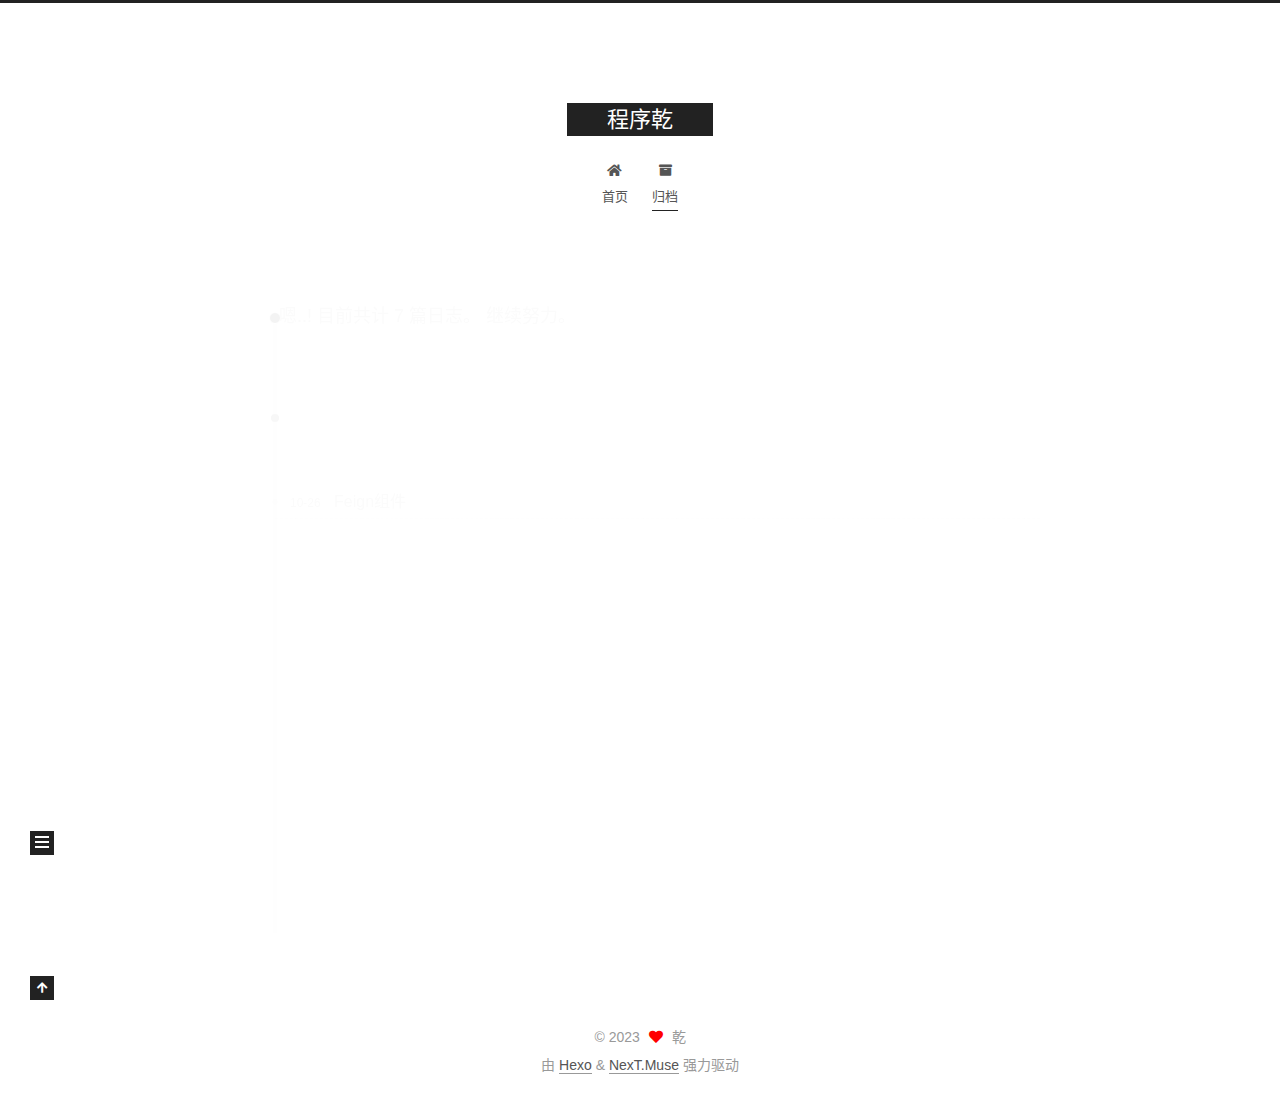
<file: archives/index.html>
<!DOCTYPE html>
<html lang="zh-CN">
<head>
  <meta charset="UTF-8">
<meta name="viewport" content="width=device-width, initial-scale=1, maximum-scale=2">
<meta name="theme-color" content="#222">
<meta name="generator" content="Hexo 6.3.0">
  <link rel="apple-touch-icon" sizes="180x180" href="/images/apple-touch-icon-next.png">
  <link rel="icon" type="image/png" sizes="32x32" href="/images/favicon-32x32-next.png">
  <link rel="icon" type="image/png" sizes="16x16" href="/images/favicon-16x16-next.png">
  <link rel="mask-icon" href="/images/logo.svg" color="#222">

<link rel="stylesheet" href="/css/main.css">


<link rel="stylesheet" href="/lib/font-awesome/css/all.min.css">

<script id="hexo-configurations">
    var NexT = window.NexT || {};
    var CONFIG = {"hostname":"example.com","root":"/","scheme":"Muse","version":"7.8.0","exturl":false,"sidebar":{"position":"left","display":"post","padding":18,"offset":12,"onmobile":false},"copycode":{"enable":false,"show_result":false,"style":null},"back2top":{"enable":true,"sidebar":false,"scrollpercent":false},"bookmark":{"enable":false,"color":"#222","save":"auto"},"fancybox":false,"mediumzoom":false,"lazyload":false,"pangu":false,"comments":{"style":"tabs","active":null,"storage":true,"lazyload":false,"nav":null},"algolia":{"hits":{"per_page":10},"labels":{"input_placeholder":"Search for Posts","hits_empty":"We didn't find any results for the search: ${query}","hits_stats":"${hits} results found in ${time} ms"}},"localsearch":{"enable":false,"trigger":"auto","top_n_per_article":1,"unescape":false,"preload":false},"motion":{"enable":true,"async":false,"transition":{"post_block":"fadeIn","post_header":"slideDownIn","post_body":"slideDownIn","coll_header":"slideLeftIn","sidebar":"slideUpIn"}}};
  </script>

  <meta name="description" content="写一个赚乾的程序">
<meta property="og:type" content="website">
<meta property="og:title" content="程序乾">
<meta property="og:url" content="http://example.com/archives/index.html">
<meta property="og:site_name" content="程序乾">
<meta property="og:description" content="写一个赚乾的程序">
<meta property="og:locale" content="zh_CN">
<meta property="article:author" content="乾">
<meta name="twitter:card" content="summary">

<link rel="canonical" href="http://example.com/archives/">


<script id="page-configurations">
  // https://hexo.io/docs/variables.html
  CONFIG.page = {
    sidebar: "",
    isHome : false,
    isPost : false,
    lang   : 'zh-CN'
  };
</script>

  <title>归档 | 程序乾</title>
  






  <noscript>
  <style>
  .use-motion .brand,
  .use-motion .menu-item,
  .sidebar-inner,
  .use-motion .post-block,
  .use-motion .pagination,
  .use-motion .comments,
  .use-motion .post-header,
  .use-motion .post-body,
  .use-motion .collection-header { opacity: initial; }

  .use-motion .site-title,
  .use-motion .site-subtitle {
    opacity: initial;
    top: initial;
  }

  .use-motion .logo-line-before i { left: initial; }
  .use-motion .logo-line-after i { right: initial; }
  </style>
</noscript>

</head>

<body itemscope itemtype="http://schema.org/WebPage">
  <div class="container use-motion">
    <div class="headband"></div>

    <header class="header" itemscope itemtype="http://schema.org/WPHeader">
      <div class="header-inner"><div class="site-brand-container">
  <div class="site-nav-toggle">
    <div class="toggle" aria-label="切换导航栏">
      <span class="toggle-line toggle-line-first"></span>
      <span class="toggle-line toggle-line-middle"></span>
      <span class="toggle-line toggle-line-last"></span>
    </div>
  </div>

  <div class="site-meta">

    <a href="/" class="brand" rel="start">
      <span class="logo-line-before"><i></i></span>
      <h1 class="site-title">程序乾</h1>
      <span class="logo-line-after"><i></i></span>
    </a>
  </div>

  <div class="site-nav-right">
    <div class="toggle popup-trigger">
    </div>
  </div>
</div>




<nav class="site-nav">
  <ul id="menu" class="main-menu menu">
        <li class="menu-item menu-item-home">

    <a href="/" rel="section"><i class="fa fa-home fa-fw"></i>首页</a>

  </li>
        <li class="menu-item menu-item-archives">

    <a href="/archives/" rel="section"><i class="fa fa-archive fa-fw"></i>归档</a>

  </li>
  </ul>
</nav>




</div>
    </header>

    
  <div class="back-to-top">
    <i class="fa fa-arrow-up"></i>
    <span>0%</span>
  </div>


    <main class="main">
      <div class="main-inner">
        <div class="content-wrap">
          

          <div class="content archive">
            

  
  
  
  <div class="post-block">
    <div class="posts-collapse">
      <div class="collection-title">
        <span class="collection-header">嗯..! 目前共计 7 篇日志。 继续努力。</span>
      </div>

      
    <div class="collection-year">
      <span class="collection-header">2023</span>
    </div>

  <article itemscope itemtype="http://schema.org/Article">
    <header class="post-header">

      <div class="post-meta">
        <time itemprop="dateCreated"
              datetime="2023-10-26T00:10:55+08:00"
              content="2023-10-26">
          10-26
        </time>
      </div>

      <div class="post-title">
          <a class="post-title-link" href="/2023/10/26/Feign%E7%BB%84%E4%BB%B6/" itemprop="url">
            <span itemprop="name">Feign组件</span>
          </a>
      </div>

    </header>
  </article>

  <article itemscope itemtype="http://schema.org/Article">
    <header class="post-header">

      <div class="post-meta">
        <time itemprop="dateCreated"
              datetime="2023-08-13T23:50:59+08:00"
              content="2023-08-13">
          08-13
        </time>
      </div>

      <div class="post-title">
          <a class="post-title-link" href="/2023/08/13/%E5%BE%AE%E6%9C%8D%E5%8A%A1/" itemprop="url">
            <span itemprop="name">微服务</span>
          </a>
      </div>

    </header>
  </article>

  <article itemscope itemtype="http://schema.org/Article">
    <header class="post-header">

      <div class="post-meta">
        <time itemprop="dateCreated"
              datetime="2023-08-13T23:50:59+08:00"
              content="2023-08-13">
          08-13
        </time>
      </div>

      <div class="post-title">
          <a class="post-title-link" href="/2023/08/13/%E7%AE%97%E6%B3%95%E6%80%BB%E7%BB%93/" itemprop="url">
            <span itemprop="name">算法总结</span>
          </a>
      </div>

    </header>
  </article>

  <article itemscope itemtype="http://schema.org/Article">
    <header class="post-header">

      <div class="post-meta">
        <time itemprop="dateCreated"
              datetime="2023-08-13T23:49:13+08:00"
              content="2023-08-13">
          08-13
        </time>
      </div>

      <div class="post-title">
          <a class="post-title-link" href="/2023/08/13/%E8%AE%BE%E8%AE%A1%E6%A8%A1%E5%BC%8F/" itemprop="url">
            <span itemprop="name">设计模式</span>
          </a>
      </div>

    </header>
  </article>

  <article itemscope itemtype="http://schema.org/Article">
    <header class="post-header">

      <div class="post-meta">
        <time itemprop="dateCreated"
              datetime="2023-08-13T23:48:48+08:00"
              content="2023-08-13">
          08-13
        </time>
      </div>

      <div class="post-title">
          <a class="post-title-link" href="/2023/08/13/SQL%E8%AF%AD%E5%8F%A5/" itemprop="url">
            <span itemprop="name">MySQL</span>
          </a>
      </div>

    </header>
  </article>

  <article itemscope itemtype="http://schema.org/Article">
    <header class="post-header">

      <div class="post-meta">
        <time itemprop="dateCreated"
              datetime="2023-08-13T23:48:08+08:00"
              content="2023-08-13">
          08-13
        </time>
      </div>

      <div class="post-title">
          <a class="post-title-link" href="/2023/08/13/java%E5%AD%A6%E4%B9%A0/" itemprop="url">
            <span itemprop="name">Java</span>
          </a>
      </div>

    </header>
  </article>

  <article itemscope itemtype="http://schema.org/Article">
    <header class="post-header">

      <div class="post-meta">
        <time itemprop="dateCreated"
              datetime="2023-08-12T02:04:15+08:00"
              content="2023-08-12">
          08-12
        </time>
      </div>

      <div class="post-title">
          <a class="post-title-link" href="/2023/08/12/hello-world/" itemprop="url">
            <span itemprop="name">Hello World</span>
          </a>
      </div>

    </header>
  </article>


    </div>
  </div>
  
  
  

  



          </div>
          

<script>
  window.addEventListener('tabs:register', () => {
    let { activeClass } = CONFIG.comments;
    if (CONFIG.comments.storage) {
      activeClass = localStorage.getItem('comments_active') || activeClass;
    }
    if (activeClass) {
      let activeTab = document.querySelector(`a[href="#comment-${activeClass}"]`);
      if (activeTab) {
        activeTab.click();
      }
    }
  });
  if (CONFIG.comments.storage) {
    window.addEventListener('tabs:click', event => {
      if (!event.target.matches('.tabs-comment .tab-content .tab-pane')) return;
      let commentClass = event.target.classList[1];
      localStorage.setItem('comments_active', commentClass);
    });
  }
</script>

        </div>
          
  
  <div class="toggle sidebar-toggle">
    <span class="toggle-line toggle-line-first"></span>
    <span class="toggle-line toggle-line-middle"></span>
    <span class="toggle-line toggle-line-last"></span>
  </div>

  <aside class="sidebar">
    <div class="sidebar-inner">

      <ul class="sidebar-nav motion-element">
        <li class="sidebar-nav-toc">
          文章目录
        </li>
        <li class="sidebar-nav-overview">
          站点概览
        </li>
      </ul>

      <!--noindex-->
      <div class="post-toc-wrap sidebar-panel">
      </div>
      <!--/noindex-->

      <div class="site-overview-wrap sidebar-panel">
        <div class="site-author motion-element" itemprop="author" itemscope itemtype="http://schema.org/Person">
  <p class="site-author-name" itemprop="name">乾</p>
  <div class="site-description" itemprop="description">写一个赚乾的程序</div>
</div>
<div class="site-state-wrap motion-element">
  <nav class="site-state">
      <div class="site-state-item site-state-posts">
          <a href="/archives/">
        
          <span class="site-state-item-count">7</span>
          <span class="site-state-item-name">日志</span>
        </a>
      </div>
  </nav>
</div>



      </div>

    </div>
  </aside>
  <div id="sidebar-dimmer"></div>


      </div>
    </main>

    <footer class="footer">
      <div class="footer-inner">
        

        

<div class="copyright">
  
  &copy; 
  <span itemprop="copyrightYear">2023</span>
  <span class="with-love">
    <i class="fa fa-heart"></i>
  </span>
  <span class="author" itemprop="copyrightHolder">乾</span>
</div>
  <div class="powered-by">由 <a href="https://hexo.io/" class="theme-link" rel="noopener" target="_blank">Hexo</a> & <a href="https://muse.theme-next.org/" class="theme-link" rel="noopener" target="_blank">NexT.Muse</a> 强力驱动
  </div>

        








      </div>
    </footer>
  </div>

  
  <script src="/lib/anime.min.js"></script>
  <script src="/lib/velocity/velocity.min.js"></script>
  <script src="/lib/velocity/velocity.ui.min.js"></script>

<script src="/js/utils.js"></script>

<script src="/js/motion.js"></script>


<script src="/js/schemes/muse.js"></script>


<script src="/js/next-boot.js"></script>




  















  

  

</body>
</html>
</file>
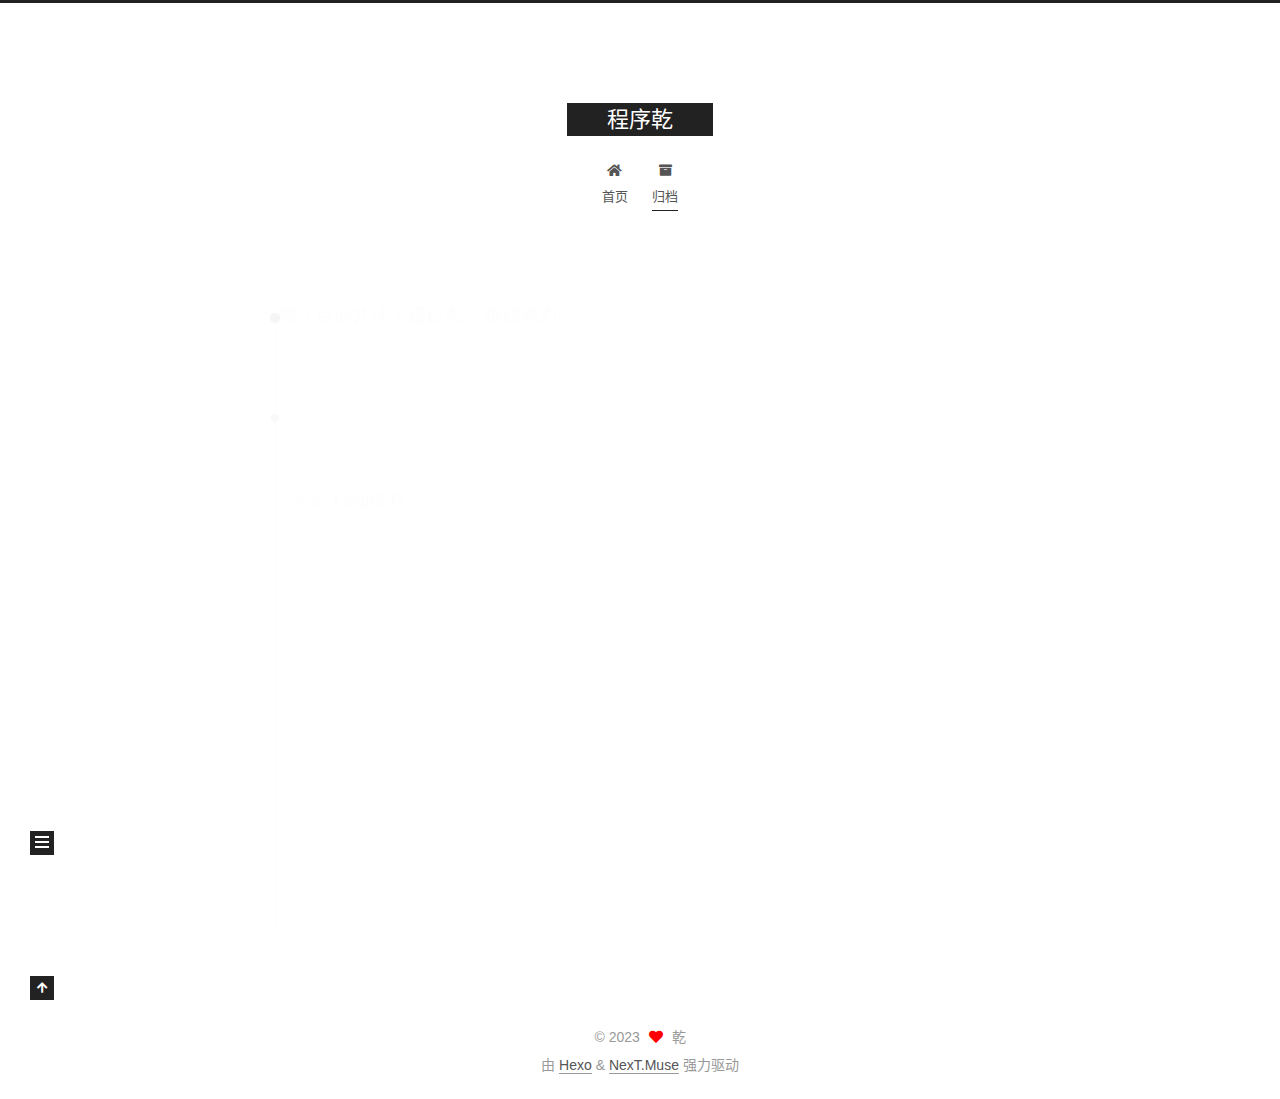
<file: archives/2023/index.html>
<!DOCTYPE html>
<html lang="zh-CN">
<head>
  <meta charset="UTF-8">
<meta name="viewport" content="width=device-width, initial-scale=1, maximum-scale=2">
<meta name="theme-color" content="#222">
<meta name="generator" content="Hexo 6.3.0">
  <link rel="apple-touch-icon" sizes="180x180" href="/images/apple-touch-icon-next.png">
  <link rel="icon" type="image/png" sizes="32x32" href="/images/favicon-32x32-next.png">
  <link rel="icon" type="image/png" sizes="16x16" href="/images/favicon-16x16-next.png">
  <link rel="mask-icon" href="/images/logo.svg" color="#222">

<link rel="stylesheet" href="/css/main.css">


<link rel="stylesheet" href="/lib/font-awesome/css/all.min.css">

<script id="hexo-configurations">
    var NexT = window.NexT || {};
    var CONFIG = {"hostname":"example.com","root":"/","scheme":"Muse","version":"7.8.0","exturl":false,"sidebar":{"position":"left","display":"post","padding":18,"offset":12,"onmobile":false},"copycode":{"enable":false,"show_result":false,"style":null},"back2top":{"enable":true,"sidebar":false,"scrollpercent":false},"bookmark":{"enable":false,"color":"#222","save":"auto"},"fancybox":false,"mediumzoom":false,"lazyload":false,"pangu":false,"comments":{"style":"tabs","active":null,"storage":true,"lazyload":false,"nav":null},"algolia":{"hits":{"per_page":10},"labels":{"input_placeholder":"Search for Posts","hits_empty":"We didn't find any results for the search: ${query}","hits_stats":"${hits} results found in ${time} ms"}},"localsearch":{"enable":false,"trigger":"auto","top_n_per_article":1,"unescape":false,"preload":false},"motion":{"enable":true,"async":false,"transition":{"post_block":"fadeIn","post_header":"slideDownIn","post_body":"slideDownIn","coll_header":"slideLeftIn","sidebar":"slideUpIn"}}};
  </script>

  <meta name="description" content="写一个赚乾的程序">
<meta property="og:type" content="website">
<meta property="og:title" content="程序乾">
<meta property="og:url" content="http://example.com/archives/2023/index.html">
<meta property="og:site_name" content="程序乾">
<meta property="og:description" content="写一个赚乾的程序">
<meta property="og:locale" content="zh_CN">
<meta property="article:author" content="乾">
<meta name="twitter:card" content="summary">

<link rel="canonical" href="http://example.com/archives/2023/">


<script id="page-configurations">
  // https://hexo.io/docs/variables.html
  CONFIG.page = {
    sidebar: "",
    isHome : false,
    isPost : false,
    lang   : 'zh-CN'
  };
</script>

  <title>归档 | 程序乾</title>
  






  <noscript>
  <style>
  .use-motion .brand,
  .use-motion .menu-item,
  .sidebar-inner,
  .use-motion .post-block,
  .use-motion .pagination,
  .use-motion .comments,
  .use-motion .post-header,
  .use-motion .post-body,
  .use-motion .collection-header { opacity: initial; }

  .use-motion .site-title,
  .use-motion .site-subtitle {
    opacity: initial;
    top: initial;
  }

  .use-motion .logo-line-before i { left: initial; }
  .use-motion .logo-line-after i { right: initial; }
  </style>
</noscript>

</head>

<body itemscope itemtype="http://schema.org/WebPage">
  <div class="container use-motion">
    <div class="headband"></div>

    <header class="header" itemscope itemtype="http://schema.org/WPHeader">
      <div class="header-inner"><div class="site-brand-container">
  <div class="site-nav-toggle">
    <div class="toggle" aria-label="切换导航栏">
      <span class="toggle-line toggle-line-first"></span>
      <span class="toggle-line toggle-line-middle"></span>
      <span class="toggle-line toggle-line-last"></span>
    </div>
  </div>

  <div class="site-meta">

    <a href="/" class="brand" rel="start">
      <span class="logo-line-before"><i></i></span>
      <h1 class="site-title">程序乾</h1>
      <span class="logo-line-after"><i></i></span>
    </a>
  </div>

  <div class="site-nav-right">
    <div class="toggle popup-trigger">
    </div>
  </div>
</div>




<nav class="site-nav">
  <ul id="menu" class="main-menu menu">
        <li class="menu-item menu-item-home">

    <a href="/" rel="section"><i class="fa fa-home fa-fw"></i>首页</a>

  </li>
        <li class="menu-item menu-item-archives">

    <a href="/archives/" rel="section"><i class="fa fa-archive fa-fw"></i>归档</a>

  </li>
  </ul>
</nav>




</div>
    </header>

    
  <div class="back-to-top">
    <i class="fa fa-arrow-up"></i>
    <span>0%</span>
  </div>


    <main class="main">
      <div class="main-inner">
        <div class="content-wrap">
          

          <div class="content archive">
            

  
  
  
  <div class="post-block">
    <div class="posts-collapse">
      <div class="collection-title">
        <span class="collection-header">嗯..! 目前共计 7 篇日志。 继续努力。</span>
      </div>

      
    <div class="collection-year">
      <span class="collection-header">2023</span>
    </div>

  <article itemscope itemtype="http://schema.org/Article">
    <header class="post-header">

      <div class="post-meta">
        <time itemprop="dateCreated"
              datetime="2023-10-26T00:10:55+08:00"
              content="2023-10-26">
          10-26
        </time>
      </div>

      <div class="post-title">
          <a class="post-title-link" href="/2023/10/26/Feign%E7%BB%84%E4%BB%B6/" itemprop="url">
            <span itemprop="name">Feign组件</span>
          </a>
      </div>

    </header>
  </article>

  <article itemscope itemtype="http://schema.org/Article">
    <header class="post-header">

      <div class="post-meta">
        <time itemprop="dateCreated"
              datetime="2023-08-13T23:50:59+08:00"
              content="2023-08-13">
          08-13
        </time>
      </div>

      <div class="post-title">
          <a class="post-title-link" href="/2023/08/13/%E5%BE%AE%E6%9C%8D%E5%8A%A1/" itemprop="url">
            <span itemprop="name">微服务</span>
          </a>
      </div>

    </header>
  </article>

  <article itemscope itemtype="http://schema.org/Article">
    <header class="post-header">

      <div class="post-meta">
        <time itemprop="dateCreated"
              datetime="2023-08-13T23:50:59+08:00"
              content="2023-08-13">
          08-13
        </time>
      </div>

      <div class="post-title">
          <a class="post-title-link" href="/2023/08/13/%E7%AE%97%E6%B3%95%E6%80%BB%E7%BB%93/" itemprop="url">
            <span itemprop="name">算法总结</span>
          </a>
      </div>

    </header>
  </article>

  <article itemscope itemtype="http://schema.org/Article">
    <header class="post-header">

      <div class="post-meta">
        <time itemprop="dateCreated"
              datetime="2023-08-13T23:49:13+08:00"
              content="2023-08-13">
          08-13
        </time>
      </div>

      <div class="post-title">
          <a class="post-title-link" href="/2023/08/13/%E8%AE%BE%E8%AE%A1%E6%A8%A1%E5%BC%8F/" itemprop="url">
            <span itemprop="name">设计模式</span>
          </a>
      </div>

    </header>
  </article>

  <article itemscope itemtype="http://schema.org/Article">
    <header class="post-header">

      <div class="post-meta">
        <time itemprop="dateCreated"
              datetime="2023-08-13T23:48:48+08:00"
              content="2023-08-13">
          08-13
        </time>
      </div>

      <div class="post-title">
          <a class="post-title-link" href="/2023/08/13/SQL%E8%AF%AD%E5%8F%A5/" itemprop="url">
            <span itemprop="name">MySQL</span>
          </a>
      </div>

    </header>
  </article>

  <article itemscope itemtype="http://schema.org/Article">
    <header class="post-header">

      <div class="post-meta">
        <time itemprop="dateCreated"
              datetime="2023-08-13T23:48:08+08:00"
              content="2023-08-13">
          08-13
        </time>
      </div>

      <div class="post-title">
          <a class="post-title-link" href="/2023/08/13/java%E5%AD%A6%E4%B9%A0/" itemprop="url">
            <span itemprop="name">Java</span>
          </a>
      </div>

    </header>
  </article>

  <article itemscope itemtype="http://schema.org/Article">
    <header class="post-header">

      <div class="post-meta">
        <time itemprop="dateCreated"
              datetime="2023-08-12T02:04:15+08:00"
              content="2023-08-12">
          08-12
        </time>
      </div>

      <div class="post-title">
          <a class="post-title-link" href="/2023/08/12/hello-world/" itemprop="url">
            <span itemprop="name">Hello World</span>
          </a>
      </div>

    </header>
  </article>


    </div>
  </div>
  
  
  

  



          </div>
          

<script>
  window.addEventListener('tabs:register', () => {
    let { activeClass } = CONFIG.comments;
    if (CONFIG.comments.storage) {
      activeClass = localStorage.getItem('comments_active') || activeClass;
    }
    if (activeClass) {
      let activeTab = document.querySelector(`a[href="#comment-${activeClass}"]`);
      if (activeTab) {
        activeTab.click();
      }
    }
  });
  if (CONFIG.comments.storage) {
    window.addEventListener('tabs:click', event => {
      if (!event.target.matches('.tabs-comment .tab-content .tab-pane')) return;
      let commentClass = event.target.classList[1];
      localStorage.setItem('comments_active', commentClass);
    });
  }
</script>

        </div>
          
  
  <div class="toggle sidebar-toggle">
    <span class="toggle-line toggle-line-first"></span>
    <span class="toggle-line toggle-line-middle"></span>
    <span class="toggle-line toggle-line-last"></span>
  </div>

  <aside class="sidebar">
    <div class="sidebar-inner">

      <ul class="sidebar-nav motion-element">
        <li class="sidebar-nav-toc">
          文章目录
        </li>
        <li class="sidebar-nav-overview">
          站点概览
        </li>
      </ul>

      <!--noindex-->
      <div class="post-toc-wrap sidebar-panel">
      </div>
      <!--/noindex-->

      <div class="site-overview-wrap sidebar-panel">
        <div class="site-author motion-element" itemprop="author" itemscope itemtype="http://schema.org/Person">
  <p class="site-author-name" itemprop="name">乾</p>
  <div class="site-description" itemprop="description">写一个赚乾的程序</div>
</div>
<div class="site-state-wrap motion-element">
  <nav class="site-state">
      <div class="site-state-item site-state-posts">
          <a href="/archives/">
        
          <span class="site-state-item-count">7</span>
          <span class="site-state-item-name">日志</span>
        </a>
      </div>
  </nav>
</div>



      </div>

    </div>
  </aside>
  <div id="sidebar-dimmer"></div>


      </div>
    </main>

    <footer class="footer">
      <div class="footer-inner">
        

        

<div class="copyright">
  
  &copy; 
  <span itemprop="copyrightYear">2023</span>
  <span class="with-love">
    <i class="fa fa-heart"></i>
  </span>
  <span class="author" itemprop="copyrightHolder">乾</span>
</div>
  <div class="powered-by">由 <a href="https://hexo.io/" class="theme-link" rel="noopener" target="_blank">Hexo</a> & <a href="https://muse.theme-next.org/" class="theme-link" rel="noopener" target="_blank">NexT.Muse</a> 强力驱动
  </div>

        








      </div>
    </footer>
  </div>

  
  <script src="/lib/anime.min.js"></script>
  <script src="/lib/velocity/velocity.min.js"></script>
  <script src="/lib/velocity/velocity.ui.min.js"></script>

<script src="/js/utils.js"></script>

<script src="/js/motion.js"></script>


<script src="/js/schemes/muse.js"></script>


<script src="/js/next-boot.js"></script>




  















  

  

</body>
</html>
</file>
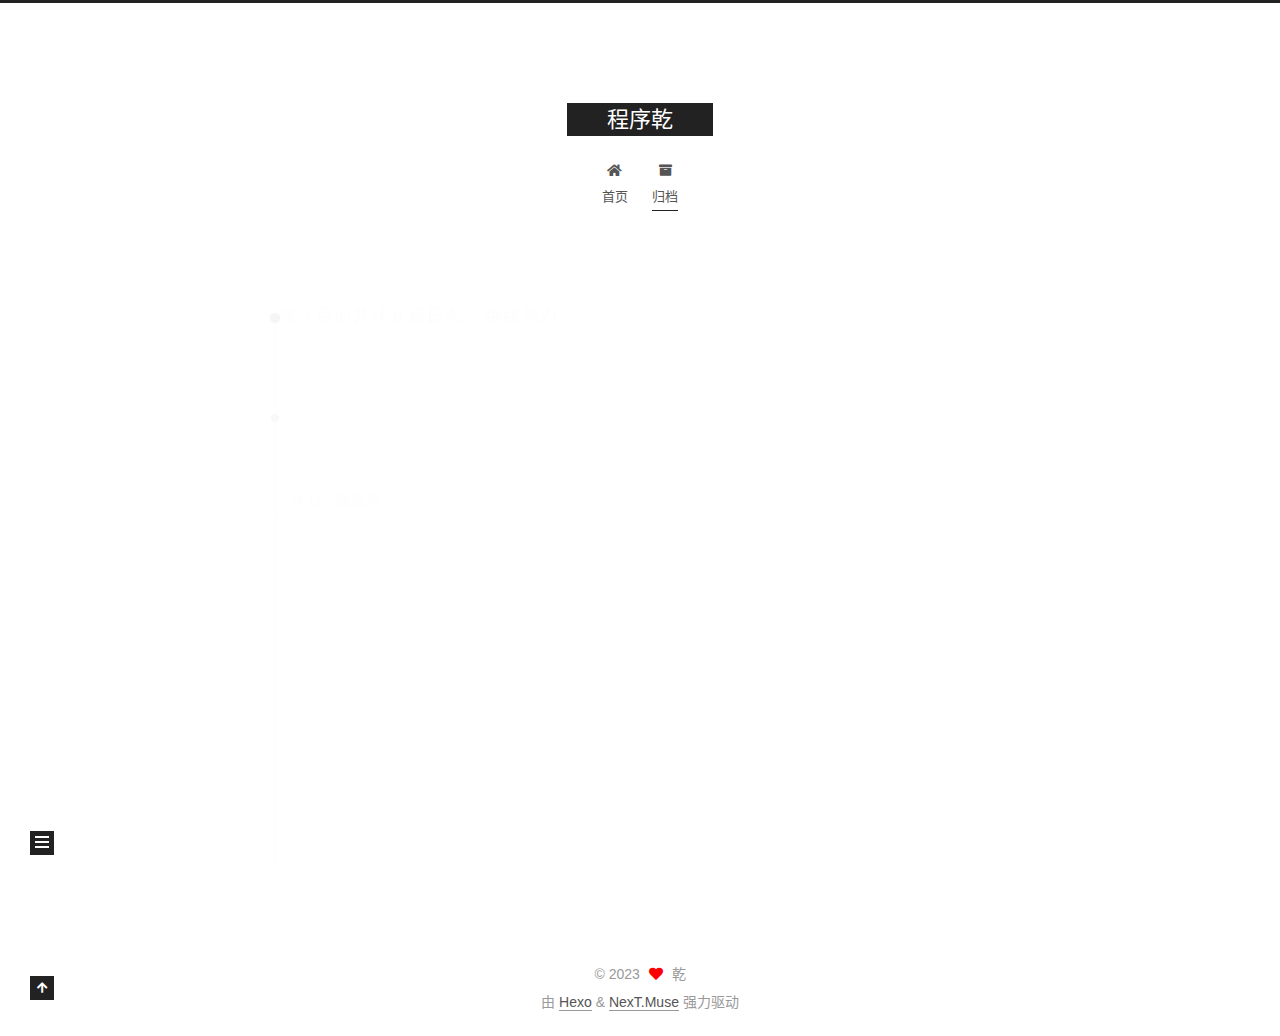
<file: archives/2023/08/index.html>
<!DOCTYPE html>
<html lang="zh-CN">
<head>
  <meta charset="UTF-8">
<meta name="viewport" content="width=device-width, initial-scale=1, maximum-scale=2">
<meta name="theme-color" content="#222">
<meta name="generator" content="Hexo 6.3.0">
  <link rel="apple-touch-icon" sizes="180x180" href="/images/apple-touch-icon-next.png">
  <link rel="icon" type="image/png" sizes="32x32" href="/images/favicon-32x32-next.png">
  <link rel="icon" type="image/png" sizes="16x16" href="/images/favicon-16x16-next.png">
  <link rel="mask-icon" href="/images/logo.svg" color="#222">

<link rel="stylesheet" href="/css/main.css">


<link rel="stylesheet" href="/lib/font-awesome/css/all.min.css">

<script id="hexo-configurations">
    var NexT = window.NexT || {};
    var CONFIG = {"hostname":"example.com","root":"/","scheme":"Muse","version":"7.8.0","exturl":false,"sidebar":{"position":"left","display":"post","padding":18,"offset":12,"onmobile":false},"copycode":{"enable":false,"show_result":false,"style":null},"back2top":{"enable":true,"sidebar":false,"scrollpercent":false},"bookmark":{"enable":false,"color":"#222","save":"auto"},"fancybox":false,"mediumzoom":false,"lazyload":false,"pangu":false,"comments":{"style":"tabs","active":null,"storage":true,"lazyload":false,"nav":null},"algolia":{"hits":{"per_page":10},"labels":{"input_placeholder":"Search for Posts","hits_empty":"We didn't find any results for the search: ${query}","hits_stats":"${hits} results found in ${time} ms"}},"localsearch":{"enable":false,"trigger":"auto","top_n_per_article":1,"unescape":false,"preload":false},"motion":{"enable":true,"async":false,"transition":{"post_block":"fadeIn","post_header":"slideDownIn","post_body":"slideDownIn","coll_header":"slideLeftIn","sidebar":"slideUpIn"}}};
  </script>

  <meta name="description" content="写一个赚乾的程序">
<meta property="og:type" content="website">
<meta property="og:title" content="程序乾">
<meta property="og:url" content="http://example.com/archives/2023/08/index.html">
<meta property="og:site_name" content="程序乾">
<meta property="og:description" content="写一个赚乾的程序">
<meta property="og:locale" content="zh_CN">
<meta property="article:author" content="乾">
<meta name="twitter:card" content="summary">

<link rel="canonical" href="http://example.com/archives/2023/08/">


<script id="page-configurations">
  // https://hexo.io/docs/variables.html
  CONFIG.page = {
    sidebar: "",
    isHome : false,
    isPost : false,
    lang   : 'zh-CN'
  };
</script>

  <title>归档 | 程序乾</title>
  






  <noscript>
  <style>
  .use-motion .brand,
  .use-motion .menu-item,
  .sidebar-inner,
  .use-motion .post-block,
  .use-motion .pagination,
  .use-motion .comments,
  .use-motion .post-header,
  .use-motion .post-body,
  .use-motion .collection-header { opacity: initial; }

  .use-motion .site-title,
  .use-motion .site-subtitle {
    opacity: initial;
    top: initial;
  }

  .use-motion .logo-line-before i { left: initial; }
  .use-motion .logo-line-after i { right: initial; }
  </style>
</noscript>

</head>

<body itemscope itemtype="http://schema.org/WebPage">
  <div class="container use-motion">
    <div class="headband"></div>

    <header class="header" itemscope itemtype="http://schema.org/WPHeader">
      <div class="header-inner"><div class="site-brand-container">
  <div class="site-nav-toggle">
    <div class="toggle" aria-label="切换导航栏">
      <span class="toggle-line toggle-line-first"></span>
      <span class="toggle-line toggle-line-middle"></span>
      <span class="toggle-line toggle-line-last"></span>
    </div>
  </div>

  <div class="site-meta">

    <a href="/" class="brand" rel="start">
      <span class="logo-line-before"><i></i></span>
      <h1 class="site-title">程序乾</h1>
      <span class="logo-line-after"><i></i></span>
    </a>
  </div>

  <div class="site-nav-right">
    <div class="toggle popup-trigger">
    </div>
  </div>
</div>




<nav class="site-nav">
  <ul id="menu" class="main-menu menu">
        <li class="menu-item menu-item-home">

    <a href="/" rel="section"><i class="fa fa-home fa-fw"></i>首页</a>

  </li>
        <li class="menu-item menu-item-archives">

    <a href="/archives/" rel="section"><i class="fa fa-archive fa-fw"></i>归档</a>

  </li>
  </ul>
</nav>




</div>
    </header>

    
  <div class="back-to-top">
    <i class="fa fa-arrow-up"></i>
    <span>0%</span>
  </div>


    <main class="main">
      <div class="main-inner">
        <div class="content-wrap">
          

          <div class="content archive">
            

  
  
  
  <div class="post-block">
    <div class="posts-collapse">
      <div class="collection-title">
        <span class="collection-header">嗯..! 目前共计 6 篇日志。 继续努力。</span>
      </div>

      
    <div class="collection-year">
      <span class="collection-header">2023</span>
    </div>

  <article itemscope itemtype="http://schema.org/Article">
    <header class="post-header">

      <div class="post-meta">
        <time itemprop="dateCreated"
              datetime="2023-08-13T23:50:59+08:00"
              content="2023-08-13">
          08-13
        </time>
      </div>

      <div class="post-title">
          <a class="post-title-link" href="/2023/08/13/%E5%BE%AE%E6%9C%8D%E5%8A%A1/" itemprop="url">
            <span itemprop="name">微服务</span>
          </a>
      </div>

    </header>
  </article>

  <article itemscope itemtype="http://schema.org/Article">
    <header class="post-header">

      <div class="post-meta">
        <time itemprop="dateCreated"
              datetime="2023-08-13T23:50:59+08:00"
              content="2023-08-13">
          08-13
        </time>
      </div>

      <div class="post-title">
          <a class="post-title-link" href="/2023/08/13/%E7%AE%97%E6%B3%95%E6%80%BB%E7%BB%93/" itemprop="url">
            <span itemprop="name">算法总结</span>
          </a>
      </div>

    </header>
  </article>

  <article itemscope itemtype="http://schema.org/Article">
    <header class="post-header">

      <div class="post-meta">
        <time itemprop="dateCreated"
              datetime="2023-08-13T23:49:13+08:00"
              content="2023-08-13">
          08-13
        </time>
      </div>

      <div class="post-title">
          <a class="post-title-link" href="/2023/08/13/%E8%AE%BE%E8%AE%A1%E6%A8%A1%E5%BC%8F/" itemprop="url">
            <span itemprop="name">设计模式</span>
          </a>
      </div>

    </header>
  </article>

  <article itemscope itemtype="http://schema.org/Article">
    <header class="post-header">

      <div class="post-meta">
        <time itemprop="dateCreated"
              datetime="2023-08-13T23:48:48+08:00"
              content="2023-08-13">
          08-13
        </time>
      </div>

      <div class="post-title">
          <a class="post-title-link" href="/2023/08/13/SQL%E8%AF%AD%E5%8F%A5/" itemprop="url">
            <span itemprop="name">MySQL</span>
          </a>
      </div>

    </header>
  </article>

  <article itemscope itemtype="http://schema.org/Article">
    <header class="post-header">

      <div class="post-meta">
        <time itemprop="dateCreated"
              datetime="2023-08-13T23:48:08+08:00"
              content="2023-08-13">
          08-13
        </time>
      </div>

      <div class="post-title">
          <a class="post-title-link" href="/2023/08/13/java%E5%AD%A6%E4%B9%A0/" itemprop="url">
            <span itemprop="name">Java</span>
          </a>
      </div>

    </header>
  </article>

  <article itemscope itemtype="http://schema.org/Article">
    <header class="post-header">

      <div class="post-meta">
        <time itemprop="dateCreated"
              datetime="2023-08-12T02:04:15+08:00"
              content="2023-08-12">
          08-12
        </time>
      </div>

      <div class="post-title">
          <a class="post-title-link" href="/2023/08/12/hello-world/" itemprop="url">
            <span itemprop="name">Hello World</span>
          </a>
      </div>

    </header>
  </article>


    </div>
  </div>
  
  
  

  



          </div>
          

<script>
  window.addEventListener('tabs:register', () => {
    let { activeClass } = CONFIG.comments;
    if (CONFIG.comments.storage) {
      activeClass = localStorage.getItem('comments_active') || activeClass;
    }
    if (activeClass) {
      let activeTab = document.querySelector(`a[href="#comment-${activeClass}"]`);
      if (activeTab) {
        activeTab.click();
      }
    }
  });
  if (CONFIG.comments.storage) {
    window.addEventListener('tabs:click', event => {
      if (!event.target.matches('.tabs-comment .tab-content .tab-pane')) return;
      let commentClass = event.target.classList[1];
      localStorage.setItem('comments_active', commentClass);
    });
  }
</script>

        </div>
          
  
  <div class="toggle sidebar-toggle">
    <span class="toggle-line toggle-line-first"></span>
    <span class="toggle-line toggle-line-middle"></span>
    <span class="toggle-line toggle-line-last"></span>
  </div>

  <aside class="sidebar">
    <div class="sidebar-inner">

      <ul class="sidebar-nav motion-element">
        <li class="sidebar-nav-toc">
          文章目录
        </li>
        <li class="sidebar-nav-overview">
          站点概览
        </li>
      </ul>

      <!--noindex-->
      <div class="post-toc-wrap sidebar-panel">
      </div>
      <!--/noindex-->

      <div class="site-overview-wrap sidebar-panel">
        <div class="site-author motion-element" itemprop="author" itemscope itemtype="http://schema.org/Person">
  <p class="site-author-name" itemprop="name">乾</p>
  <div class="site-description" itemprop="description">写一个赚乾的程序</div>
</div>
<div class="site-state-wrap motion-element">
  <nav class="site-state">
      <div class="site-state-item site-state-posts">
          <a href="/archives/">
        
          <span class="site-state-item-count">6</span>
          <span class="site-state-item-name">日志</span>
        </a>
      </div>
  </nav>
</div>



      </div>

    </div>
  </aside>
  <div id="sidebar-dimmer"></div>


      </div>
    </main>

    <footer class="footer">
      <div class="footer-inner">
        

        

<div class="copyright">
  
  &copy; 
  <span itemprop="copyrightYear">2023</span>
  <span class="with-love">
    <i class="fa fa-heart"></i>
  </span>
  <span class="author" itemprop="copyrightHolder">乾</span>
</div>
  <div class="powered-by">由 <a href="https://hexo.io/" class="theme-link" rel="noopener" target="_blank">Hexo</a> & <a href="https://muse.theme-next.org/" class="theme-link" rel="noopener" target="_blank">NexT.Muse</a> 强力驱动
  </div>

        








      </div>
    </footer>
  </div>

  
  <script src="/lib/anime.min.js"></script>
  <script src="/lib/velocity/velocity.min.js"></script>
  <script src="/lib/velocity/velocity.ui.min.js"></script>

<script src="/js/utils.js"></script>

<script src="/js/motion.js"></script>


<script src="/js/schemes/muse.js"></script>


<script src="/js/next-boot.js"></script>




  















  

  

</body>
</html>
</file>
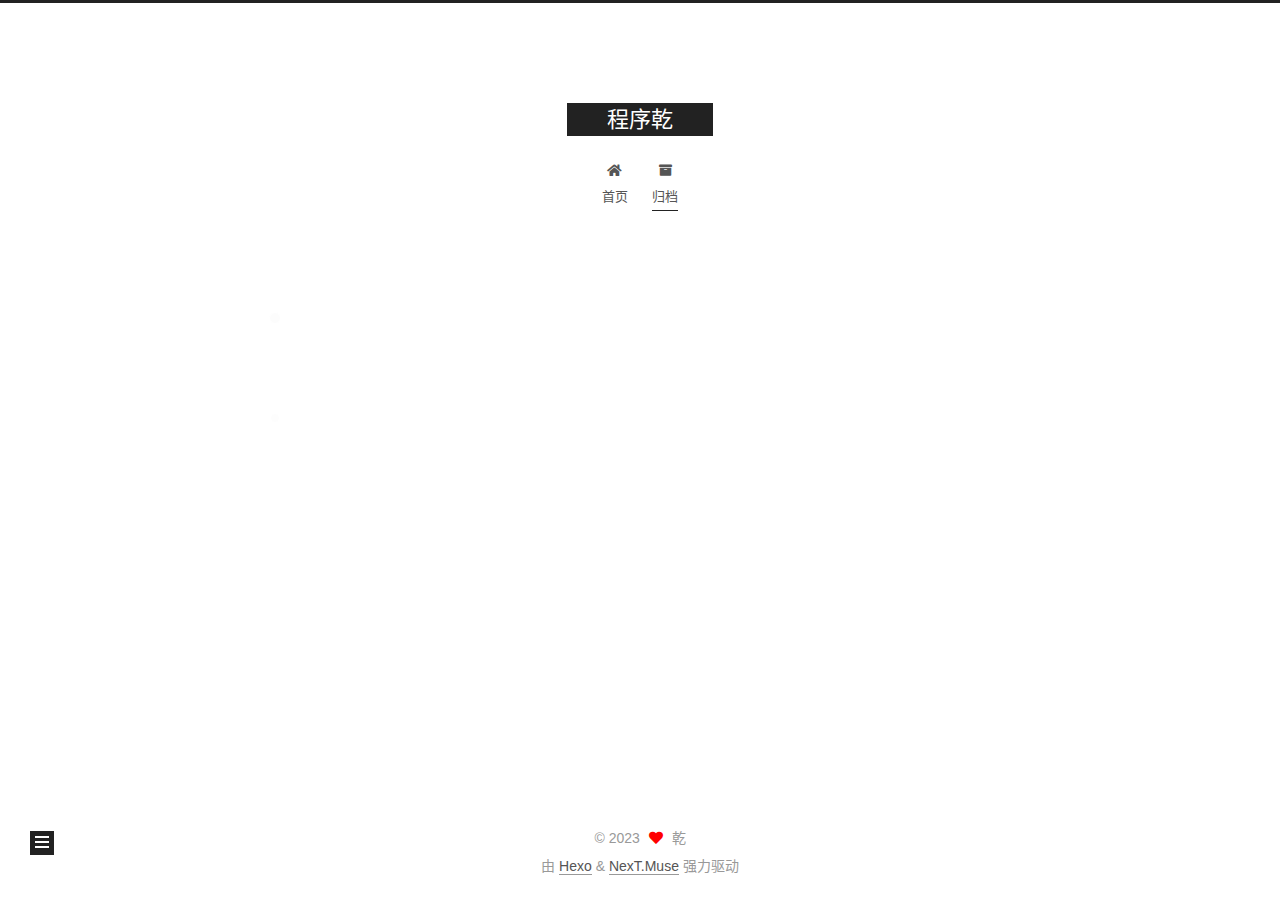
<file: archives/2023/10/index.html>
<!DOCTYPE html>
<html lang="zh-CN">
<head>
  <meta charset="UTF-8">
<meta name="viewport" content="width=device-width, initial-scale=1, maximum-scale=2">
<meta name="theme-color" content="#222">
<meta name="generator" content="Hexo 6.3.0">
  <link rel="apple-touch-icon" sizes="180x180" href="/images/apple-touch-icon-next.png">
  <link rel="icon" type="image/png" sizes="32x32" href="/images/favicon-32x32-next.png">
  <link rel="icon" type="image/png" sizes="16x16" href="/images/favicon-16x16-next.png">
  <link rel="mask-icon" href="/images/logo.svg" color="#222">

<link rel="stylesheet" href="/css/main.css">


<link rel="stylesheet" href="/lib/font-awesome/css/all.min.css">

<script id="hexo-configurations">
    var NexT = window.NexT || {};
    var CONFIG = {"hostname":"example.com","root":"/","scheme":"Muse","version":"7.8.0","exturl":false,"sidebar":{"position":"left","display":"post","padding":18,"offset":12,"onmobile":false},"copycode":{"enable":false,"show_result":false,"style":null},"back2top":{"enable":true,"sidebar":false,"scrollpercent":false},"bookmark":{"enable":false,"color":"#222","save":"auto"},"fancybox":false,"mediumzoom":false,"lazyload":false,"pangu":false,"comments":{"style":"tabs","active":null,"storage":true,"lazyload":false,"nav":null},"algolia":{"hits":{"per_page":10},"labels":{"input_placeholder":"Search for Posts","hits_empty":"We didn't find any results for the search: ${query}","hits_stats":"${hits} results found in ${time} ms"}},"localsearch":{"enable":false,"trigger":"auto","top_n_per_article":1,"unescape":false,"preload":false},"motion":{"enable":true,"async":false,"transition":{"post_block":"fadeIn","post_header":"slideDownIn","post_body":"slideDownIn","coll_header":"slideLeftIn","sidebar":"slideUpIn"}}};
  </script>

  <meta name="description" content="写一个赚乾的程序">
<meta property="og:type" content="website">
<meta property="og:title" content="程序乾">
<meta property="og:url" content="http://example.com/archives/2023/10/index.html">
<meta property="og:site_name" content="程序乾">
<meta property="og:description" content="写一个赚乾的程序">
<meta property="og:locale" content="zh_CN">
<meta property="article:author" content="乾">
<meta name="twitter:card" content="summary">

<link rel="canonical" href="http://example.com/archives/2023/10/">


<script id="page-configurations">
  // https://hexo.io/docs/variables.html
  CONFIG.page = {
    sidebar: "",
    isHome : false,
    isPost : false,
    lang   : 'zh-CN'
  };
</script>

  <title>归档 | 程序乾</title>
  






  <noscript>
  <style>
  .use-motion .brand,
  .use-motion .menu-item,
  .sidebar-inner,
  .use-motion .post-block,
  .use-motion .pagination,
  .use-motion .comments,
  .use-motion .post-header,
  .use-motion .post-body,
  .use-motion .collection-header { opacity: initial; }

  .use-motion .site-title,
  .use-motion .site-subtitle {
    opacity: initial;
    top: initial;
  }

  .use-motion .logo-line-before i { left: initial; }
  .use-motion .logo-line-after i { right: initial; }
  </style>
</noscript>

</head>

<body itemscope itemtype="http://schema.org/WebPage">
  <div class="container use-motion">
    <div class="headband"></div>

    <header class="header" itemscope itemtype="http://schema.org/WPHeader">
      <div class="header-inner"><div class="site-brand-container">
  <div class="site-nav-toggle">
    <div class="toggle" aria-label="切换导航栏">
      <span class="toggle-line toggle-line-first"></span>
      <span class="toggle-line toggle-line-middle"></span>
      <span class="toggle-line toggle-line-last"></span>
    </div>
  </div>

  <div class="site-meta">

    <a href="/" class="brand" rel="start">
      <span class="logo-line-before"><i></i></span>
      <h1 class="site-title">程序乾</h1>
      <span class="logo-line-after"><i></i></span>
    </a>
  </div>

  <div class="site-nav-right">
    <div class="toggle popup-trigger">
    </div>
  </div>
</div>




<nav class="site-nav">
  <ul id="menu" class="main-menu menu">
        <li class="menu-item menu-item-home">

    <a href="/" rel="section"><i class="fa fa-home fa-fw"></i>首页</a>

  </li>
        <li class="menu-item menu-item-archives">

    <a href="/archives/" rel="section"><i class="fa fa-archive fa-fw"></i>归档</a>

  </li>
  </ul>
</nav>




</div>
    </header>

    
  <div class="back-to-top">
    <i class="fa fa-arrow-up"></i>
    <span>0%</span>
  </div>


    <main class="main">
      <div class="main-inner">
        <div class="content-wrap">
          

          <div class="content archive">
            

  
  
  
  <div class="post-block">
    <div class="posts-collapse">
      <div class="collection-title">
        <span class="collection-header">嗯..! 目前共计 7 篇日志。 继续努力。</span>
      </div>

      
    <div class="collection-year">
      <span class="collection-header">2023</span>
    </div>

  <article itemscope itemtype="http://schema.org/Article">
    <header class="post-header">

      <div class="post-meta">
        <time itemprop="dateCreated"
              datetime="2023-10-26T00:10:55+08:00"
              content="2023-10-26">
          10-26
        </time>
      </div>

      <div class="post-title">
          <a class="post-title-link" href="/2023/10/26/Feign%E7%BB%84%E4%BB%B6/" itemprop="url">
            <span itemprop="name">Feign组件</span>
          </a>
      </div>

    </header>
  </article>


    </div>
  </div>
  
  
  

  



          </div>
          

<script>
  window.addEventListener('tabs:register', () => {
    let { activeClass } = CONFIG.comments;
    if (CONFIG.comments.storage) {
      activeClass = localStorage.getItem('comments_active') || activeClass;
    }
    if (activeClass) {
      let activeTab = document.querySelector(`a[href="#comment-${activeClass}"]`);
      if (activeTab) {
        activeTab.click();
      }
    }
  });
  if (CONFIG.comments.storage) {
    window.addEventListener('tabs:click', event => {
      if (!event.target.matches('.tabs-comment .tab-content .tab-pane')) return;
      let commentClass = event.target.classList[1];
      localStorage.setItem('comments_active', commentClass);
    });
  }
</script>

        </div>
          
  
  <div class="toggle sidebar-toggle">
    <span class="toggle-line toggle-line-first"></span>
    <span class="toggle-line toggle-line-middle"></span>
    <span class="toggle-line toggle-line-last"></span>
  </div>

  <aside class="sidebar">
    <div class="sidebar-inner">

      <ul class="sidebar-nav motion-element">
        <li class="sidebar-nav-toc">
          文章目录
        </li>
        <li class="sidebar-nav-overview">
          站点概览
        </li>
      </ul>

      <!--noindex-->
      <div class="post-toc-wrap sidebar-panel">
      </div>
      <!--/noindex-->

      <div class="site-overview-wrap sidebar-panel">
        <div class="site-author motion-element" itemprop="author" itemscope itemtype="http://schema.org/Person">
  <p class="site-author-name" itemprop="name">乾</p>
  <div class="site-description" itemprop="description">写一个赚乾的程序</div>
</div>
<div class="site-state-wrap motion-element">
  <nav class="site-state">
      <div class="site-state-item site-state-posts">
          <a href="/archives/">
        
          <span class="site-state-item-count">7</span>
          <span class="site-state-item-name">日志</span>
        </a>
      </div>
  </nav>
</div>



      </div>

    </div>
  </aside>
  <div id="sidebar-dimmer"></div>


      </div>
    </main>

    <footer class="footer">
      <div class="footer-inner">
        

        

<div class="copyright">
  
  &copy; 
  <span itemprop="copyrightYear">2023</span>
  <span class="with-love">
    <i class="fa fa-heart"></i>
  </span>
  <span class="author" itemprop="copyrightHolder">乾</span>
</div>
  <div class="powered-by">由 <a href="https://hexo.io/" class="theme-link" rel="noopener" target="_blank">Hexo</a> & <a href="https://muse.theme-next.org/" class="theme-link" rel="noopener" target="_blank">NexT.Muse</a> 强力驱动
  </div>

        








      </div>
    </footer>
  </div>

  
  <script src="/lib/anime.min.js"></script>
  <script src="/lib/velocity/velocity.min.js"></script>
  <script src="/lib/velocity/velocity.ui.min.js"></script>

<script src="/js/utils.js"></script>

<script src="/js/motion.js"></script>


<script src="/js/schemes/muse.js"></script>


<script src="/js/next-boot.js"></script>




  















  

  

</body>
</html>
</file>
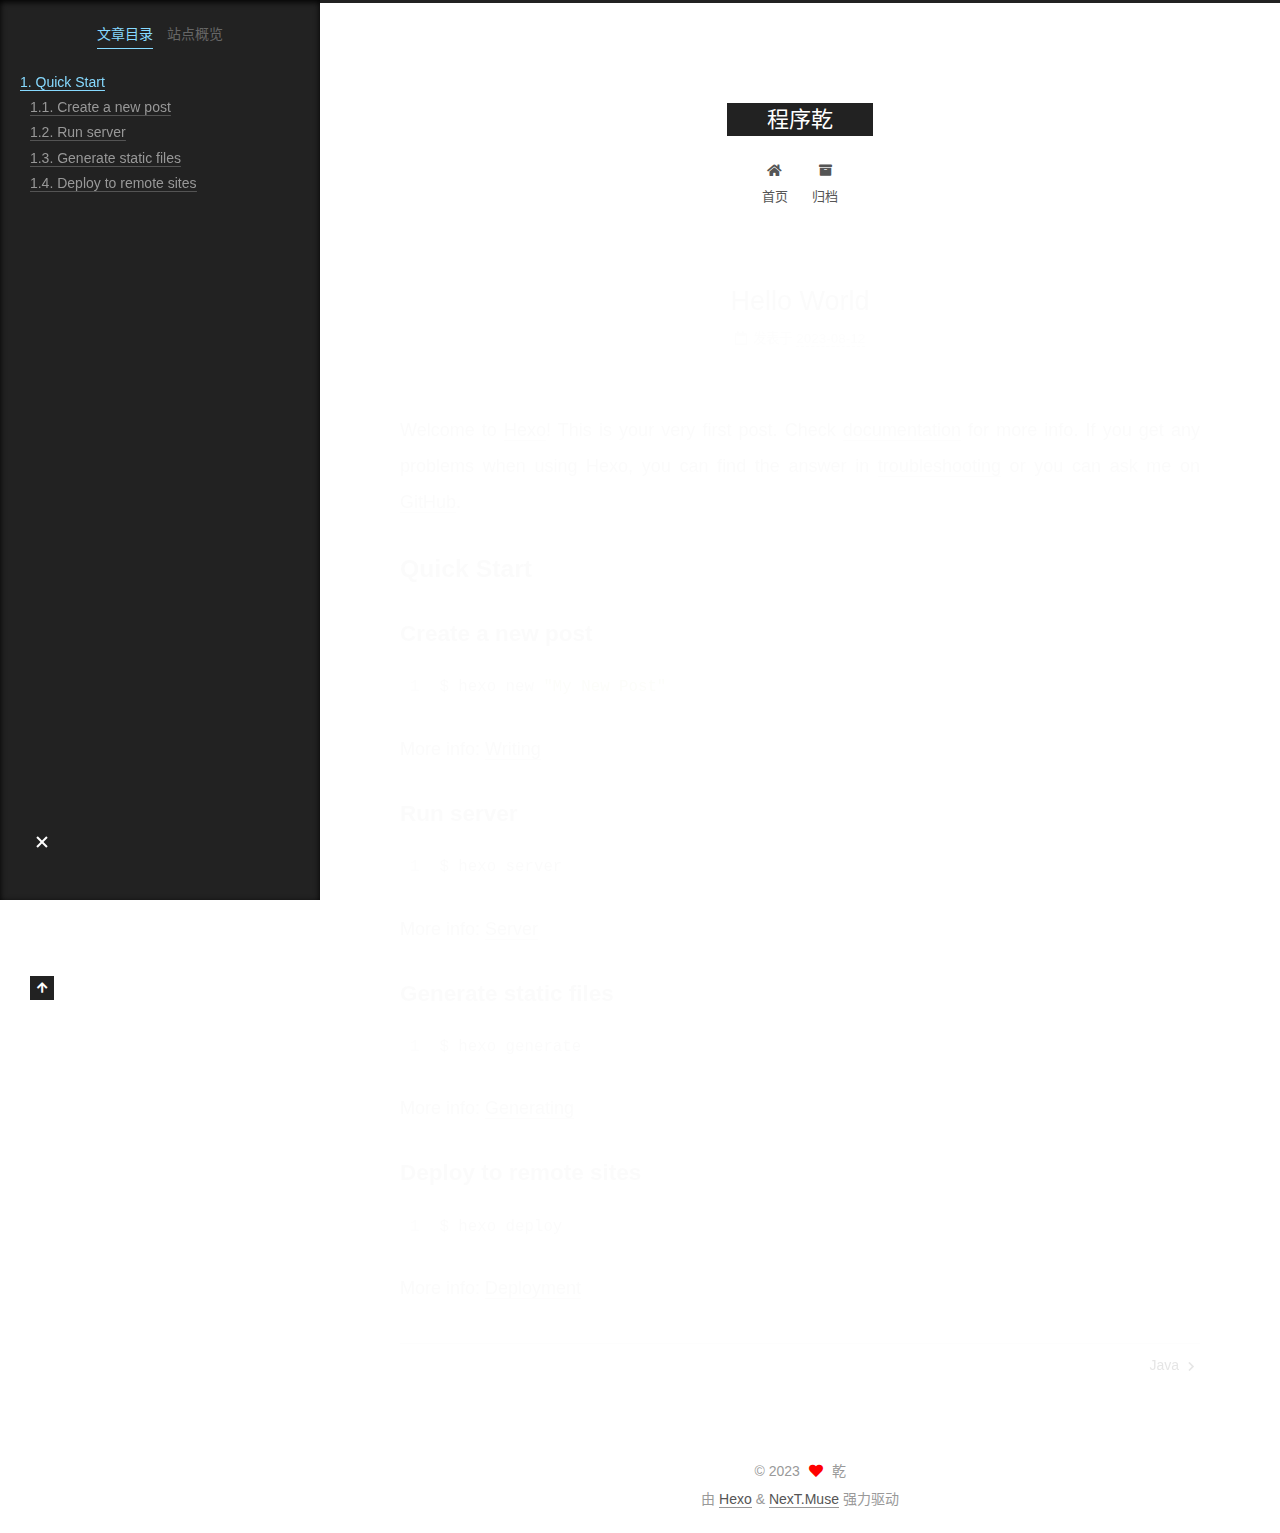
<file: 2023/08/12/hello-world/index.html>
<!DOCTYPE html>
<html lang="zh-CN">
<head>
  <meta charset="UTF-8">
<meta name="viewport" content="width=device-width, initial-scale=1, maximum-scale=2">
<meta name="theme-color" content="#222">
<meta name="generator" content="Hexo 6.3.0">
  <link rel="apple-touch-icon" sizes="180x180" href="/images/apple-touch-icon-next.png">
  <link rel="icon" type="image/png" sizes="32x32" href="/images/favicon-32x32-next.png">
  <link rel="icon" type="image/png" sizes="16x16" href="/images/favicon-16x16-next.png">
  <link rel="mask-icon" href="/images/logo.svg" color="#222">

<link rel="stylesheet" href="/css/main.css">


<link rel="stylesheet" href="/lib/font-awesome/css/all.min.css">

<script id="hexo-configurations">
    var NexT = window.NexT || {};
    var CONFIG = {"hostname":"example.com","root":"/","scheme":"Muse","version":"7.8.0","exturl":false,"sidebar":{"position":"left","display":"post","padding":18,"offset":12,"onmobile":false},"copycode":{"enable":false,"show_result":false,"style":null},"back2top":{"enable":true,"sidebar":false,"scrollpercent":false},"bookmark":{"enable":false,"color":"#222","save":"auto"},"fancybox":false,"mediumzoom":false,"lazyload":false,"pangu":false,"comments":{"style":"tabs","active":null,"storage":true,"lazyload":false,"nav":null},"algolia":{"hits":{"per_page":10},"labels":{"input_placeholder":"Search for Posts","hits_empty":"We didn't find any results for the search: ${query}","hits_stats":"${hits} results found in ${time} ms"}},"localsearch":{"enable":false,"trigger":"auto","top_n_per_article":1,"unescape":false,"preload":false},"motion":{"enable":true,"async":false,"transition":{"post_block":"fadeIn","post_header":"slideDownIn","post_body":"slideDownIn","coll_header":"slideLeftIn","sidebar":"slideUpIn"}}};
  </script>

  <meta name="description" content="Welcome to Hexo! This is your very first post. Check documentation for more info. If you get any problems when using Hexo, you can find the answer in troubleshooting or you can ask me on GitHub. Quick">
<meta property="og:type" content="article">
<meta property="og:title" content="Hello World">
<meta property="og:url" content="http://example.com/2023/08/12/hello-world/index.html">
<meta property="og:site_name" content="程序乾">
<meta property="og:description" content="Welcome to Hexo! This is your very first post. Check documentation for more info. If you get any problems when using Hexo, you can find the answer in troubleshooting or you can ask me on GitHub. Quick">
<meta property="og:locale" content="zh_CN">
<meta property="article:published_time" content="2023-08-11T18:04:15.112Z">
<meta property="article:modified_time" content="2023-08-11T18:04:15.112Z">
<meta property="article:author" content="乾">
<meta name="twitter:card" content="summary">

<link rel="canonical" href="http://example.com/2023/08/12/hello-world/">


<script id="page-configurations">
  // https://hexo.io/docs/variables.html
  CONFIG.page = {
    sidebar: "",
    isHome : false,
    isPost : true,
    lang   : 'zh-CN'
  };
</script>

  <title>Hello World | 程序乾</title>
  






  <noscript>
  <style>
  .use-motion .brand,
  .use-motion .menu-item,
  .sidebar-inner,
  .use-motion .post-block,
  .use-motion .pagination,
  .use-motion .comments,
  .use-motion .post-header,
  .use-motion .post-body,
  .use-motion .collection-header { opacity: initial; }

  .use-motion .site-title,
  .use-motion .site-subtitle {
    opacity: initial;
    top: initial;
  }

  .use-motion .logo-line-before i { left: initial; }
  .use-motion .logo-line-after i { right: initial; }
  </style>
</noscript>

</head>

<body itemscope itemtype="http://schema.org/WebPage">
  <div class="container use-motion">
    <div class="headband"></div>

    <header class="header" itemscope itemtype="http://schema.org/WPHeader">
      <div class="header-inner"><div class="site-brand-container">
  <div class="site-nav-toggle">
    <div class="toggle" aria-label="切换导航栏">
      <span class="toggle-line toggle-line-first"></span>
      <span class="toggle-line toggle-line-middle"></span>
      <span class="toggle-line toggle-line-last"></span>
    </div>
  </div>

  <div class="site-meta">

    <a href="/" class="brand" rel="start">
      <span class="logo-line-before"><i></i></span>
      <h1 class="site-title">程序乾</h1>
      <span class="logo-line-after"><i></i></span>
    </a>
  </div>

  <div class="site-nav-right">
    <div class="toggle popup-trigger">
    </div>
  </div>
</div>




<nav class="site-nav">
  <ul id="menu" class="main-menu menu">
        <li class="menu-item menu-item-home">

    <a href="/" rel="section"><i class="fa fa-home fa-fw"></i>首页</a>

  </li>
        <li class="menu-item menu-item-archives">

    <a href="/archives/" rel="section"><i class="fa fa-archive fa-fw"></i>归档</a>

  </li>
  </ul>
</nav>




</div>
    </header>

    
  <div class="back-to-top">
    <i class="fa fa-arrow-up"></i>
    <span>0%</span>
  </div>


    <main class="main">
      <div class="main-inner">
        <div class="content-wrap">
          

          <div class="content post posts-expand">
            

    
  
  
  <article itemscope itemtype="http://schema.org/Article" class="post-block" lang="zh-CN">
    <link itemprop="mainEntityOfPage" href="http://example.com/2023/08/12/hello-world/">

    <span hidden itemprop="author" itemscope itemtype="http://schema.org/Person">
      <meta itemprop="image" content="/images/avatar.gif">
      <meta itemprop="name" content="乾">
      <meta itemprop="description" content="写一个赚乾的程序">
    </span>

    <span hidden itemprop="publisher" itemscope itemtype="http://schema.org/Organization">
      <meta itemprop="name" content="程序乾">
    </span>
      <header class="post-header">
        <h1 class="post-title" itemprop="name headline">
          Hello World
        </h1>

        <div class="post-meta">
            <span class="post-meta-item">
              <span class="post-meta-item-icon">
                <i class="far fa-calendar"></i>
              </span>
              <span class="post-meta-item-text">发表于</span>

              <time title="创建时间：2023-08-12 02:04:15" itemprop="dateCreated datePublished" datetime="2023-08-12T02:04:15+08:00">2023-08-12</time>
            </span>

          

        </div>
      </header>

    
    
    
    <div class="post-body" itemprop="articleBody">

      
        <p>Welcome to <a target="_blank" rel="noopener" href="https://hexo.io/">Hexo</a>! This is your very first post. Check <a target="_blank" rel="noopener" href="https://hexo.io/docs/">documentation</a> for more info. If you get any problems when using Hexo, you can find the answer in <a target="_blank" rel="noopener" href="https://hexo.io/docs/troubleshooting.html">troubleshooting</a> or you can ask me on <a target="_blank" rel="noopener" href="https://github.com/hexojs/hexo/issues">GitHub</a>.</p>
<h2 id="Quick-Start"><a href="#Quick-Start" class="headerlink" title="Quick Start"></a>Quick Start</h2><h3 id="Create-a-new-post"><a href="#Create-a-new-post" class="headerlink" title="Create a new post"></a>Create a new post</h3><figure class="highlight bash"><table><tr><td class="gutter"><pre><span class="line">1</span><br></pre></td><td class="code"><pre><span class="line">$ hexo new <span class="string">&quot;My New Post&quot;</span></span><br></pre></td></tr></table></figure>

<p>More info: <a target="_blank" rel="noopener" href="https://hexo.io/docs/writing.html">Writing</a></p>
<h3 id="Run-server"><a href="#Run-server" class="headerlink" title="Run server"></a>Run server</h3><figure class="highlight bash"><table><tr><td class="gutter"><pre><span class="line">1</span><br></pre></td><td class="code"><pre><span class="line">$ hexo server</span><br></pre></td></tr></table></figure>

<p>More info: <a target="_blank" rel="noopener" href="https://hexo.io/docs/server.html">Server</a></p>
<h3 id="Generate-static-files"><a href="#Generate-static-files" class="headerlink" title="Generate static files"></a>Generate static files</h3><figure class="highlight bash"><table><tr><td class="gutter"><pre><span class="line">1</span><br></pre></td><td class="code"><pre><span class="line">$ hexo generate</span><br></pre></td></tr></table></figure>

<p>More info: <a target="_blank" rel="noopener" href="https://hexo.io/docs/generating.html">Generating</a></p>
<h3 id="Deploy-to-remote-sites"><a href="#Deploy-to-remote-sites" class="headerlink" title="Deploy to remote sites"></a>Deploy to remote sites</h3><figure class="highlight bash"><table><tr><td class="gutter"><pre><span class="line">1</span><br></pre></td><td class="code"><pre><span class="line">$ hexo deploy</span><br></pre></td></tr></table></figure>

<p>More info: <a target="_blank" rel="noopener" href="https://hexo.io/docs/one-command-deployment.html">Deployment</a></p>

    </div>

    
    
    

      <footer class="post-footer">

        


        
    <div class="post-nav">
      <div class="post-nav-item"></div>
      <div class="post-nav-item">
    <a href="/2023/08/13/java%E5%AD%A6%E4%B9%A0/" rel="next" title="Java">
      Java <i class="fa fa-chevron-right"></i>
    </a></div>
    </div>
      </footer>
    
  </article>
  
  
  



          </div>
          

<script>
  window.addEventListener('tabs:register', () => {
    let { activeClass } = CONFIG.comments;
    if (CONFIG.comments.storage) {
      activeClass = localStorage.getItem('comments_active') || activeClass;
    }
    if (activeClass) {
      let activeTab = document.querySelector(`a[href="#comment-${activeClass}"]`);
      if (activeTab) {
        activeTab.click();
      }
    }
  });
  if (CONFIG.comments.storage) {
    window.addEventListener('tabs:click', event => {
      if (!event.target.matches('.tabs-comment .tab-content .tab-pane')) return;
      let commentClass = event.target.classList[1];
      localStorage.setItem('comments_active', commentClass);
    });
  }
</script>

        </div>
          
  
  <div class="toggle sidebar-toggle">
    <span class="toggle-line toggle-line-first"></span>
    <span class="toggle-line toggle-line-middle"></span>
    <span class="toggle-line toggle-line-last"></span>
  </div>

  <aside class="sidebar">
    <div class="sidebar-inner">

      <ul class="sidebar-nav motion-element">
        <li class="sidebar-nav-toc">
          文章目录
        </li>
        <li class="sidebar-nav-overview">
          站点概览
        </li>
      </ul>

      <!--noindex-->
      <div class="post-toc-wrap sidebar-panel">
          <div class="post-toc motion-element"><ol class="nav"><li class="nav-item nav-level-2"><a class="nav-link" href="#Quick-Start"><span class="nav-number">1.</span> <span class="nav-text">Quick Start</span></a><ol class="nav-child"><li class="nav-item nav-level-3"><a class="nav-link" href="#Create-a-new-post"><span class="nav-number">1.1.</span> <span class="nav-text">Create a new post</span></a></li><li class="nav-item nav-level-3"><a class="nav-link" href="#Run-server"><span class="nav-number">1.2.</span> <span class="nav-text">Run server</span></a></li><li class="nav-item nav-level-3"><a class="nav-link" href="#Generate-static-files"><span class="nav-number">1.3.</span> <span class="nav-text">Generate static files</span></a></li><li class="nav-item nav-level-3"><a class="nav-link" href="#Deploy-to-remote-sites"><span class="nav-number">1.4.</span> <span class="nav-text">Deploy to remote sites</span></a></li></ol></li></ol></div>
      </div>
      <!--/noindex-->

      <div class="site-overview-wrap sidebar-panel">
        <div class="site-author motion-element" itemprop="author" itemscope itemtype="http://schema.org/Person">
  <p class="site-author-name" itemprop="name">乾</p>
  <div class="site-description" itemprop="description">写一个赚乾的程序</div>
</div>
<div class="site-state-wrap motion-element">
  <nav class="site-state">
      <div class="site-state-item site-state-posts">
          <a href="/archives/">
        
          <span class="site-state-item-count">7</span>
          <span class="site-state-item-name">日志</span>
        </a>
      </div>
  </nav>
</div>



      </div>

    </div>
  </aside>
  <div id="sidebar-dimmer"></div>


      </div>
    </main>

    <footer class="footer">
      <div class="footer-inner">
        

        

<div class="copyright">
  
  &copy; 
  <span itemprop="copyrightYear">2023</span>
  <span class="with-love">
    <i class="fa fa-heart"></i>
  </span>
  <span class="author" itemprop="copyrightHolder">乾</span>
</div>
  <div class="powered-by">由 <a href="https://hexo.io/" class="theme-link" rel="noopener" target="_blank">Hexo</a> & <a href="https://muse.theme-next.org/" class="theme-link" rel="noopener" target="_blank">NexT.Muse</a> 强力驱动
  </div>

        








      </div>
    </footer>
  </div>

  
  <script src="/lib/anime.min.js"></script>
  <script src="/lib/velocity/velocity.min.js"></script>
  <script src="/lib/velocity/velocity.ui.min.js"></script>

<script src="/js/utils.js"></script>

<script src="/js/motion.js"></script>


<script src="/js/schemes/muse.js"></script>


<script src="/js/next-boot.js"></script>




  















  

  

</body>
</html>
</file>
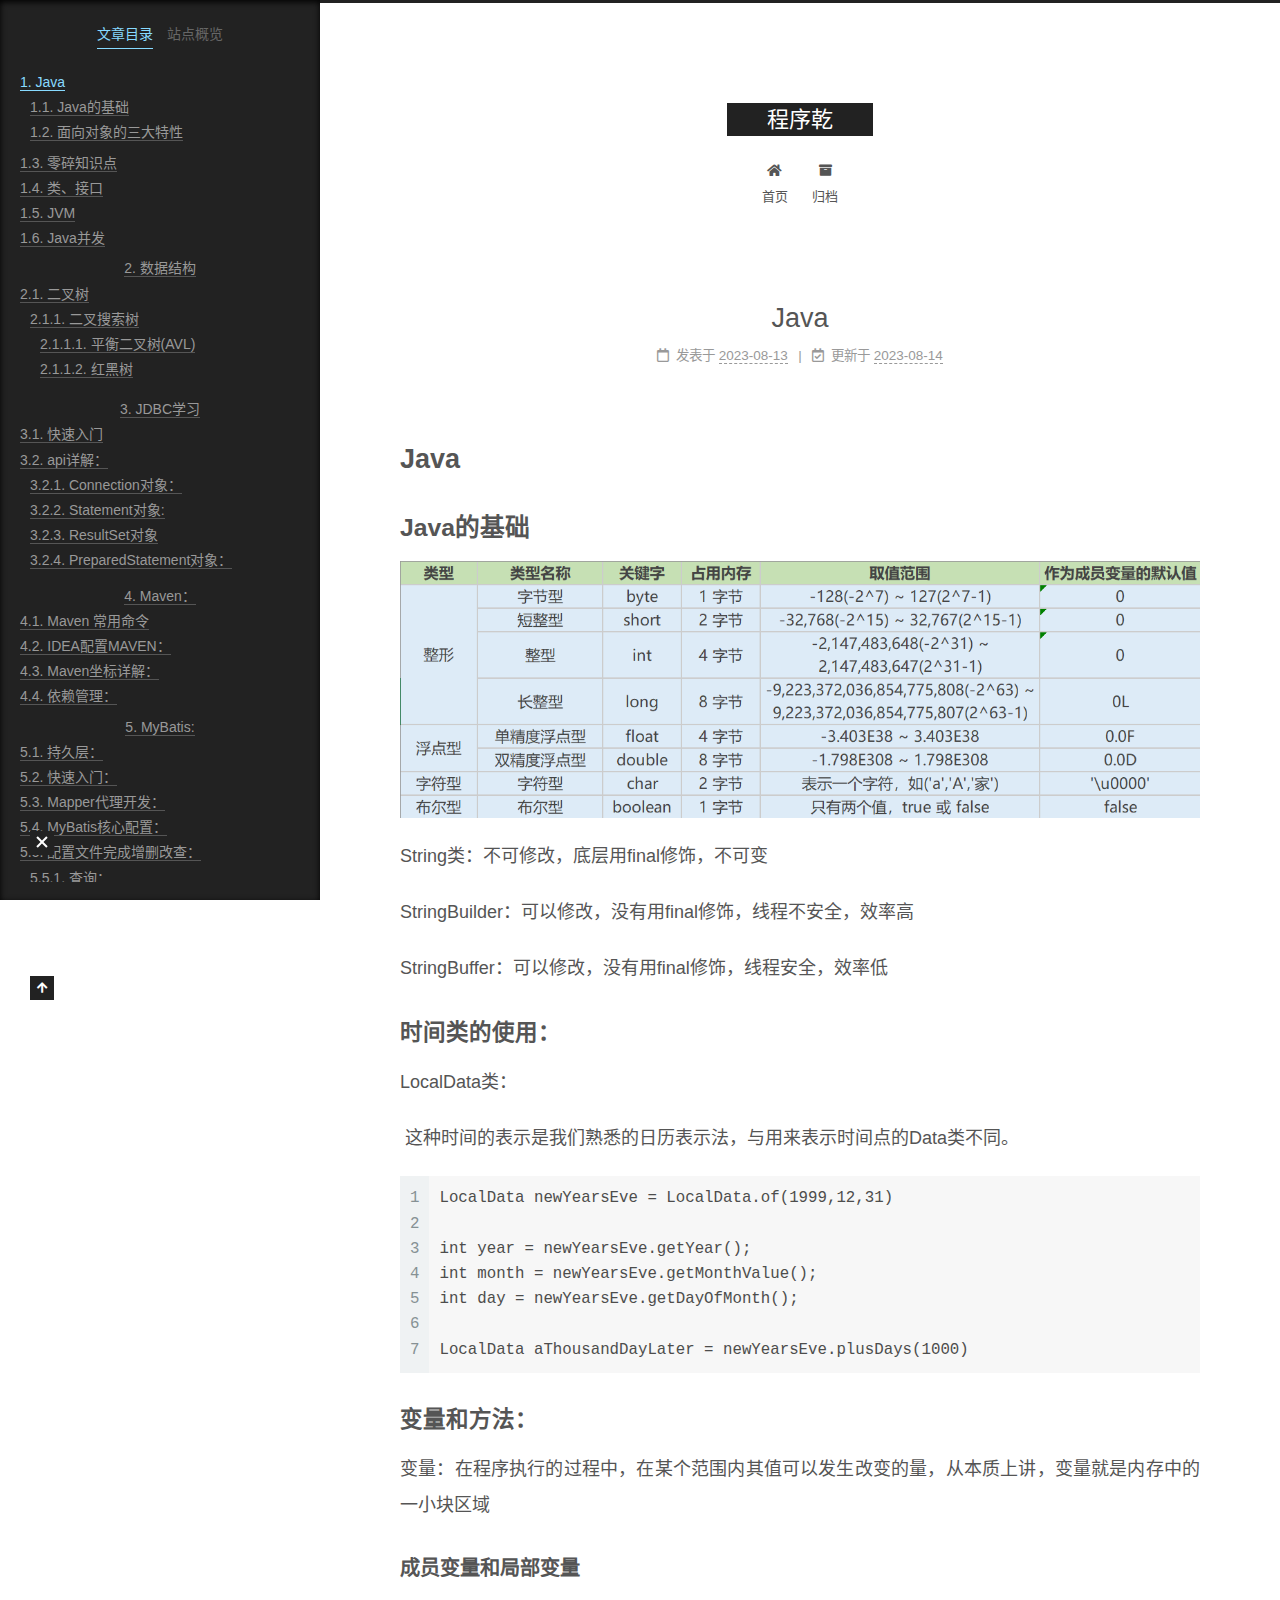
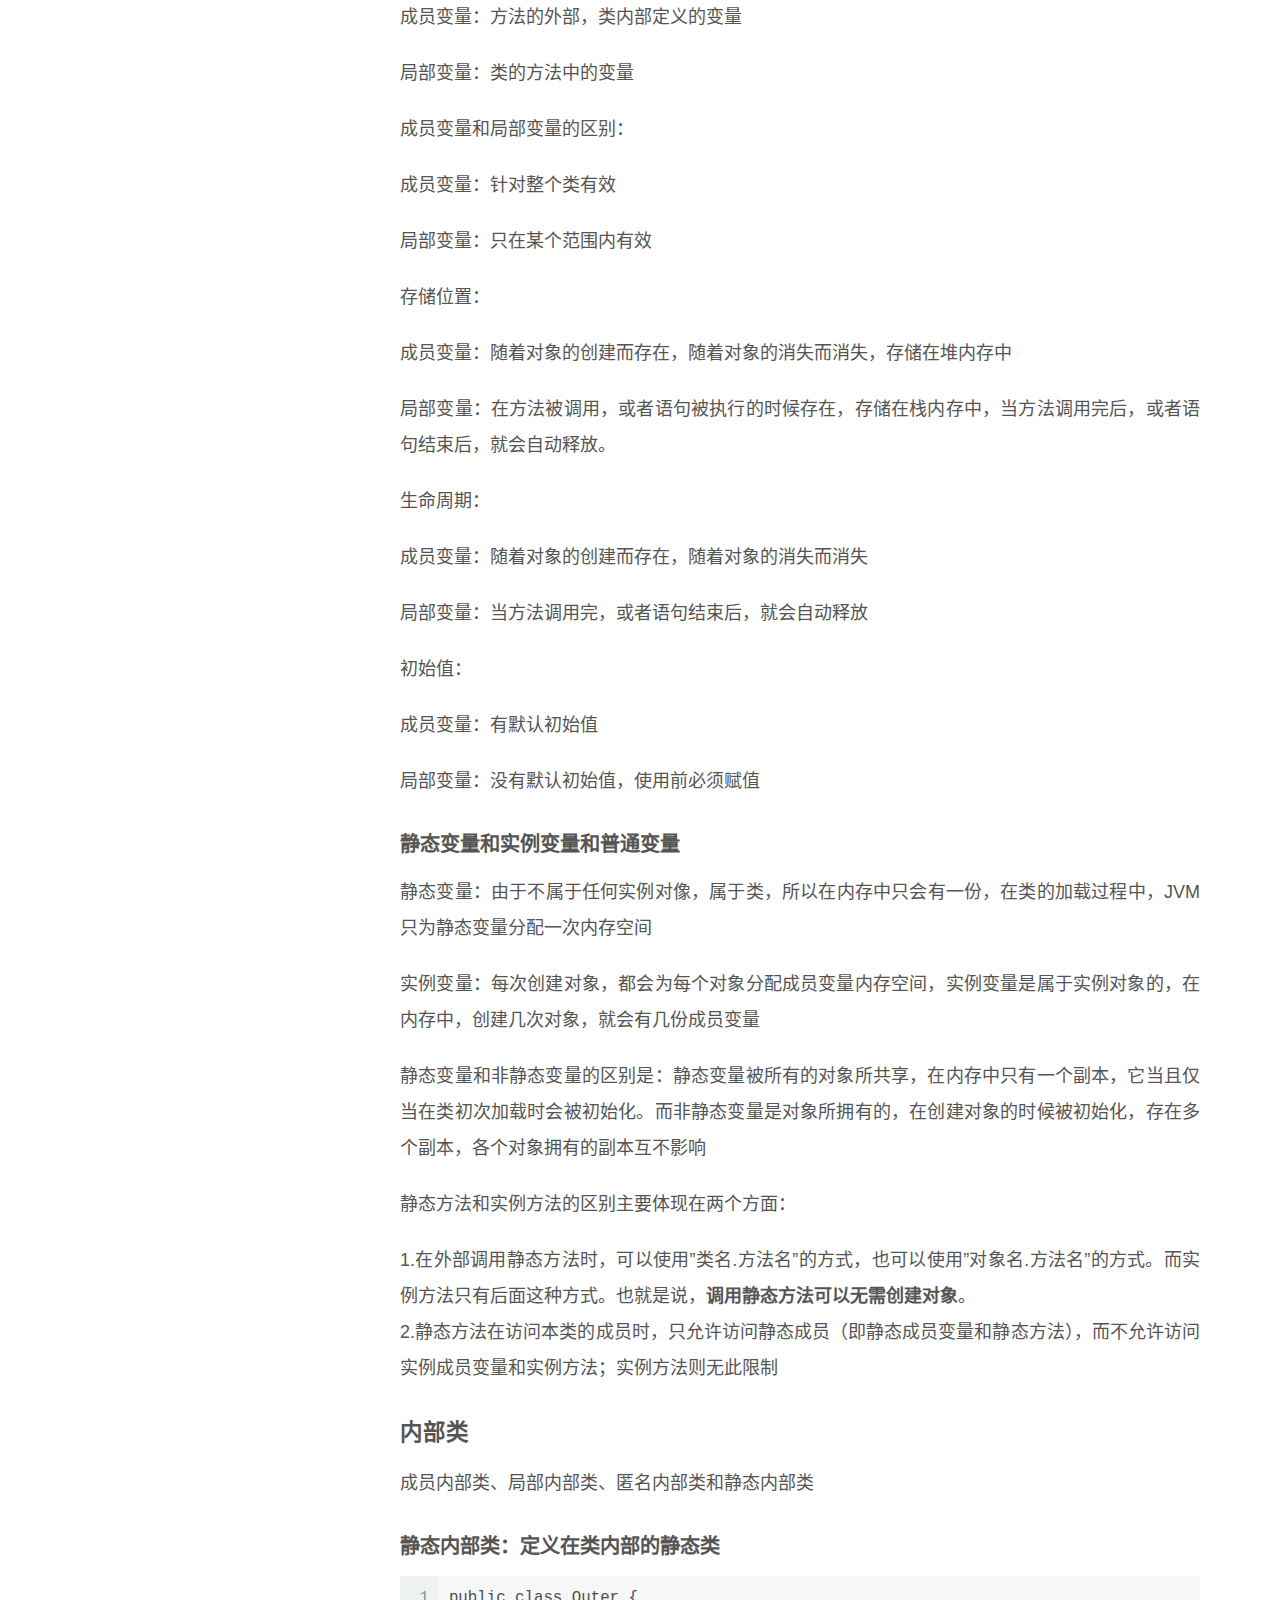
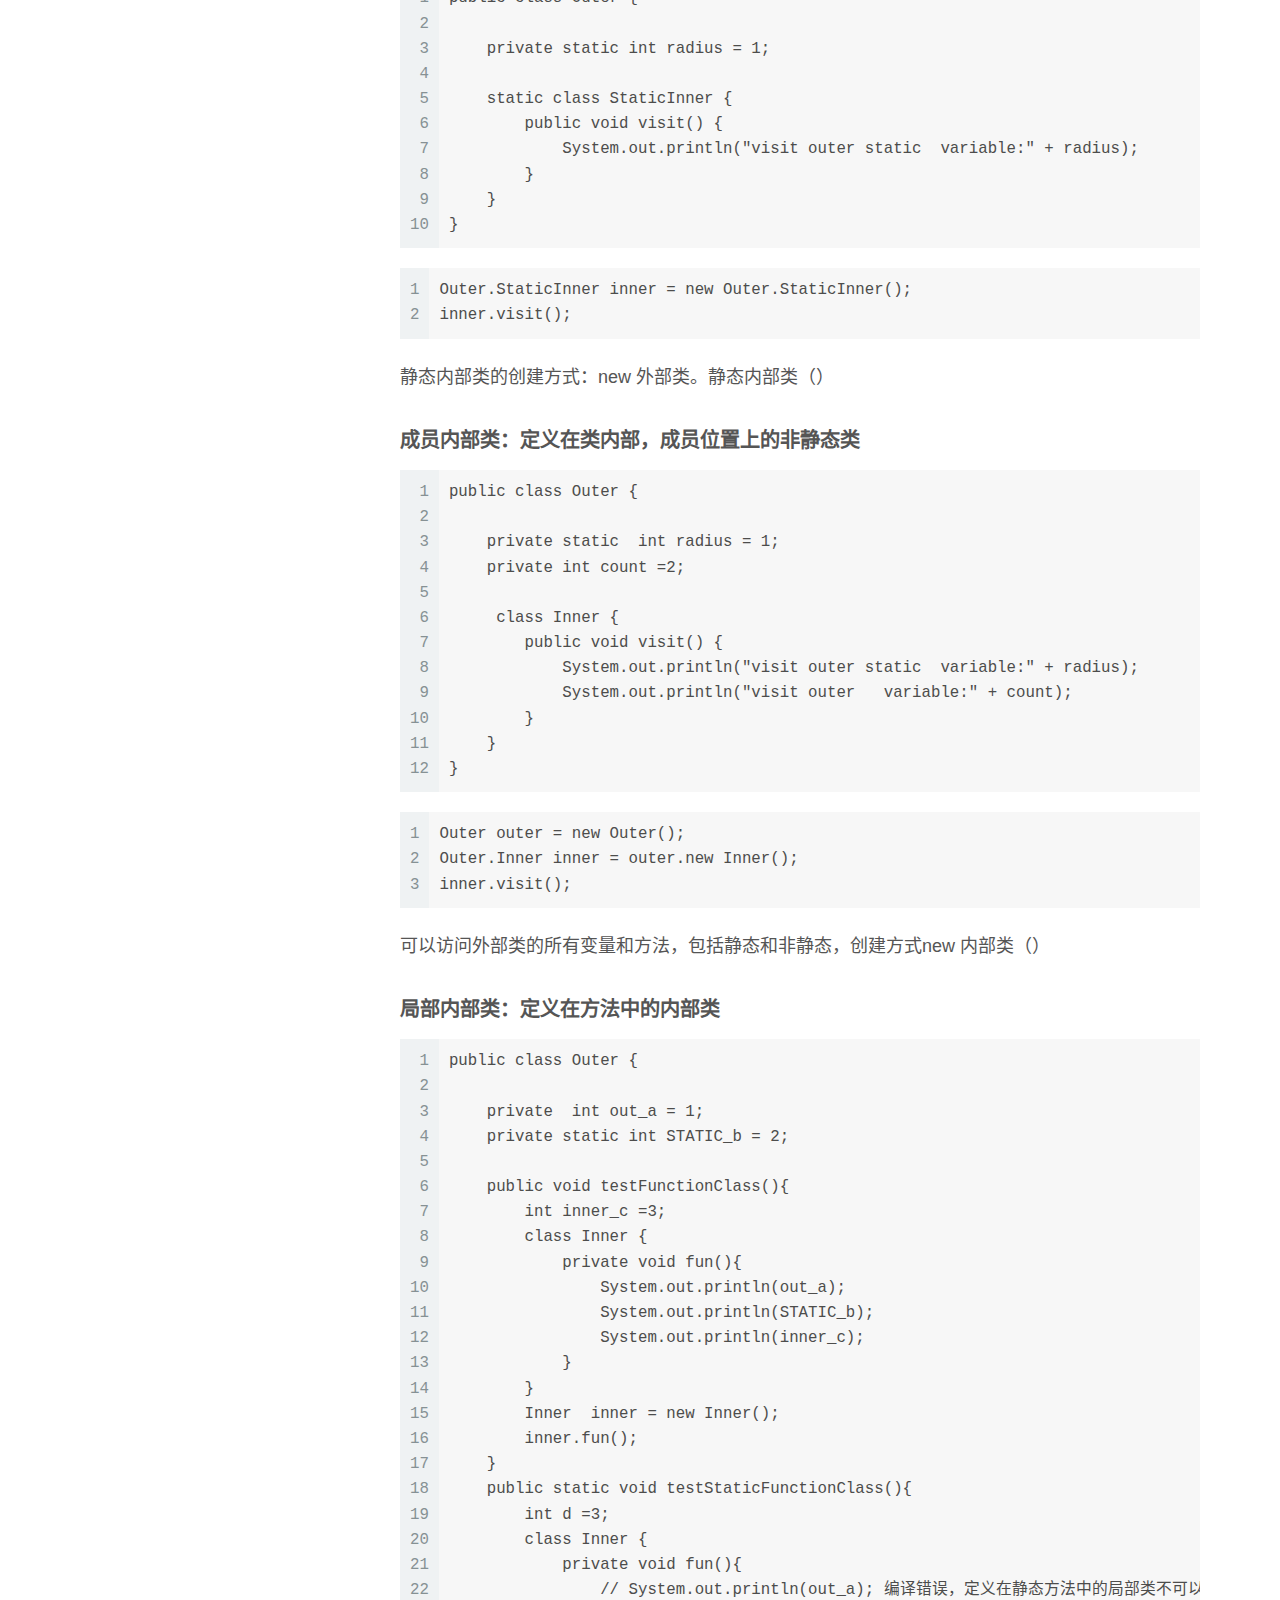
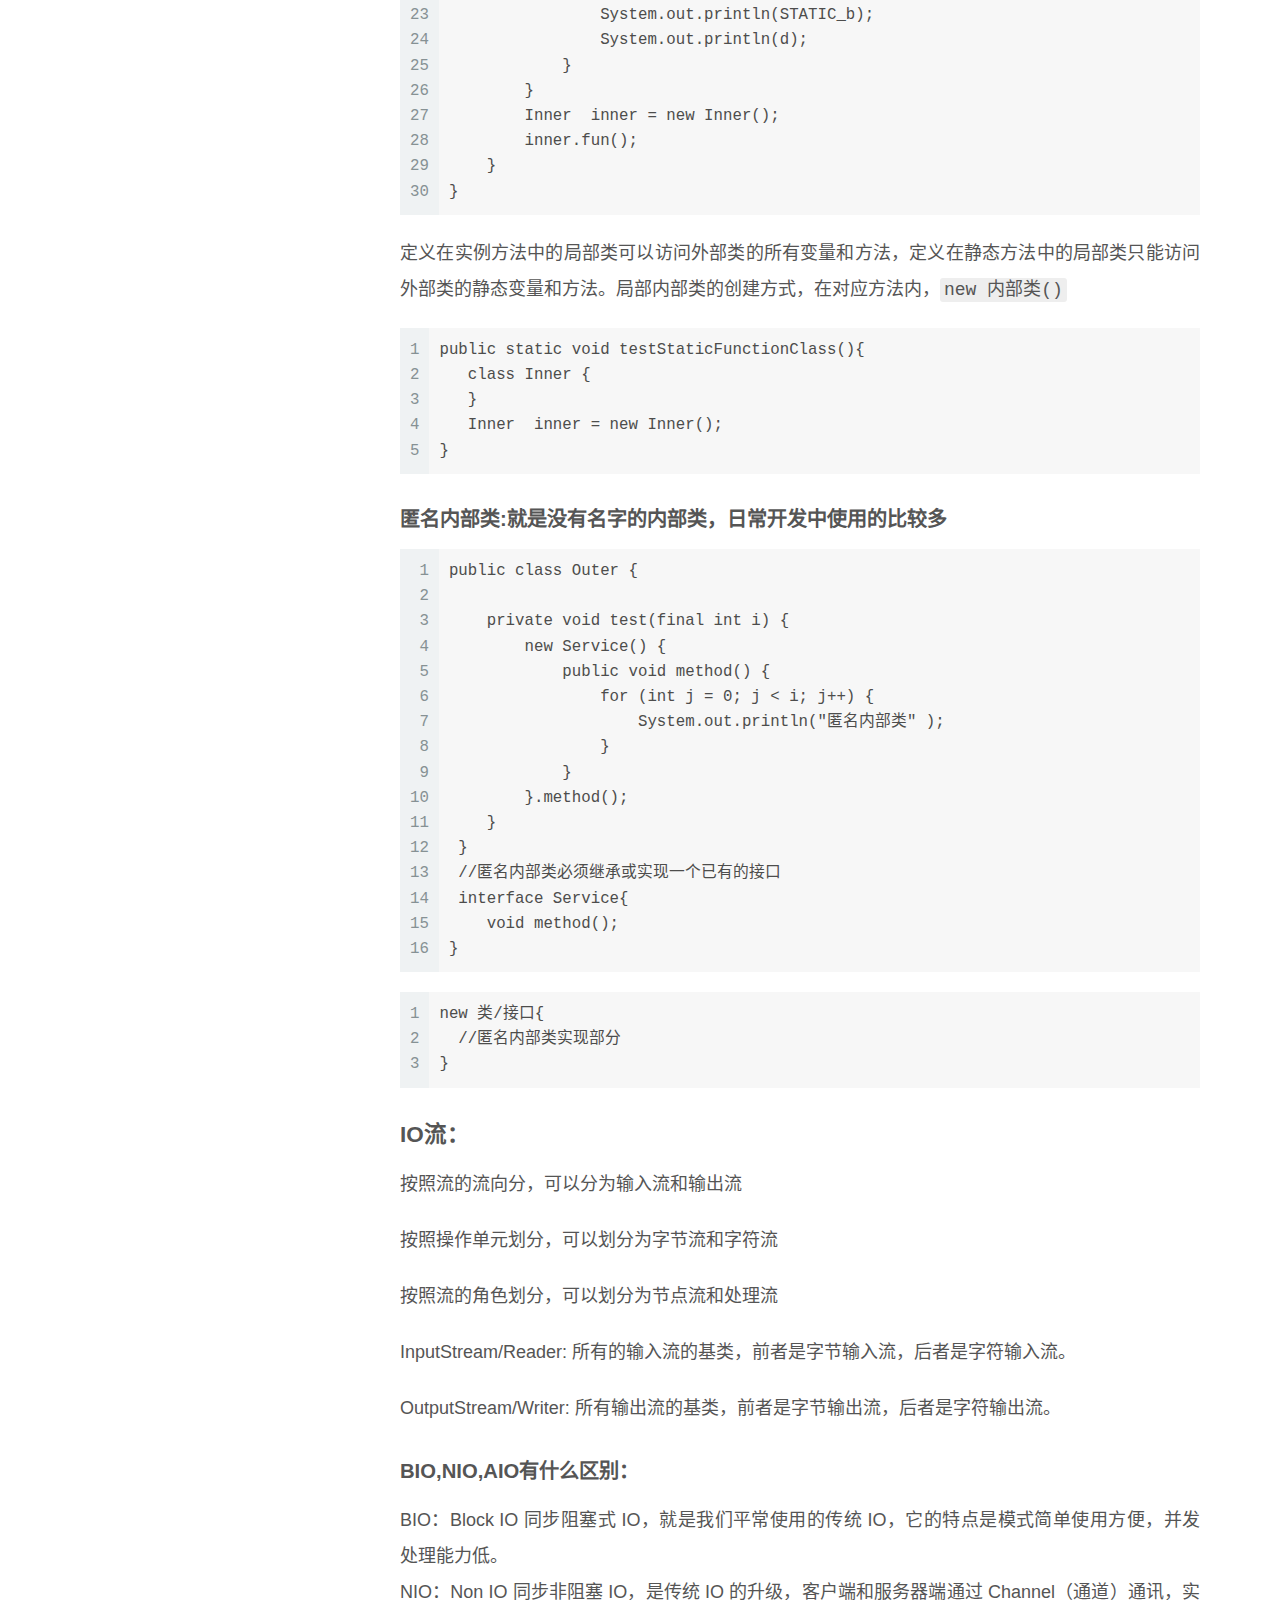
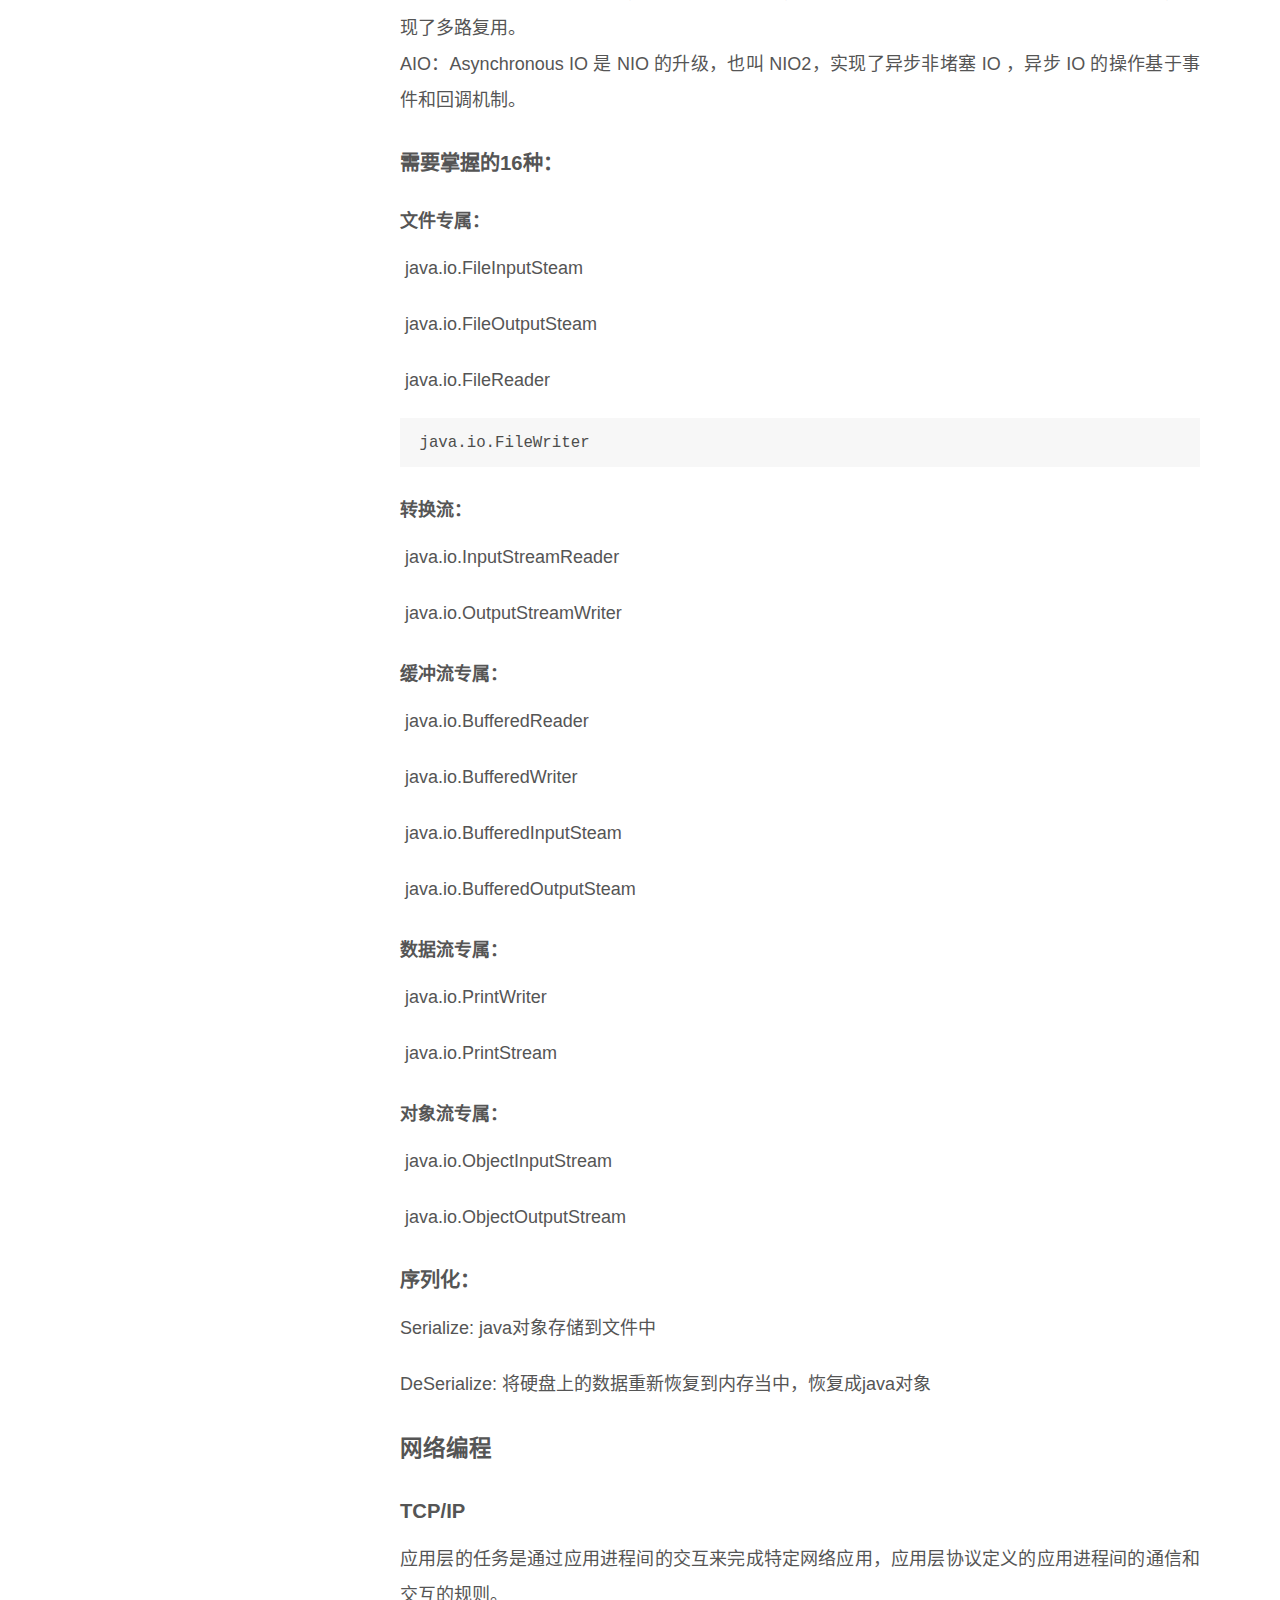
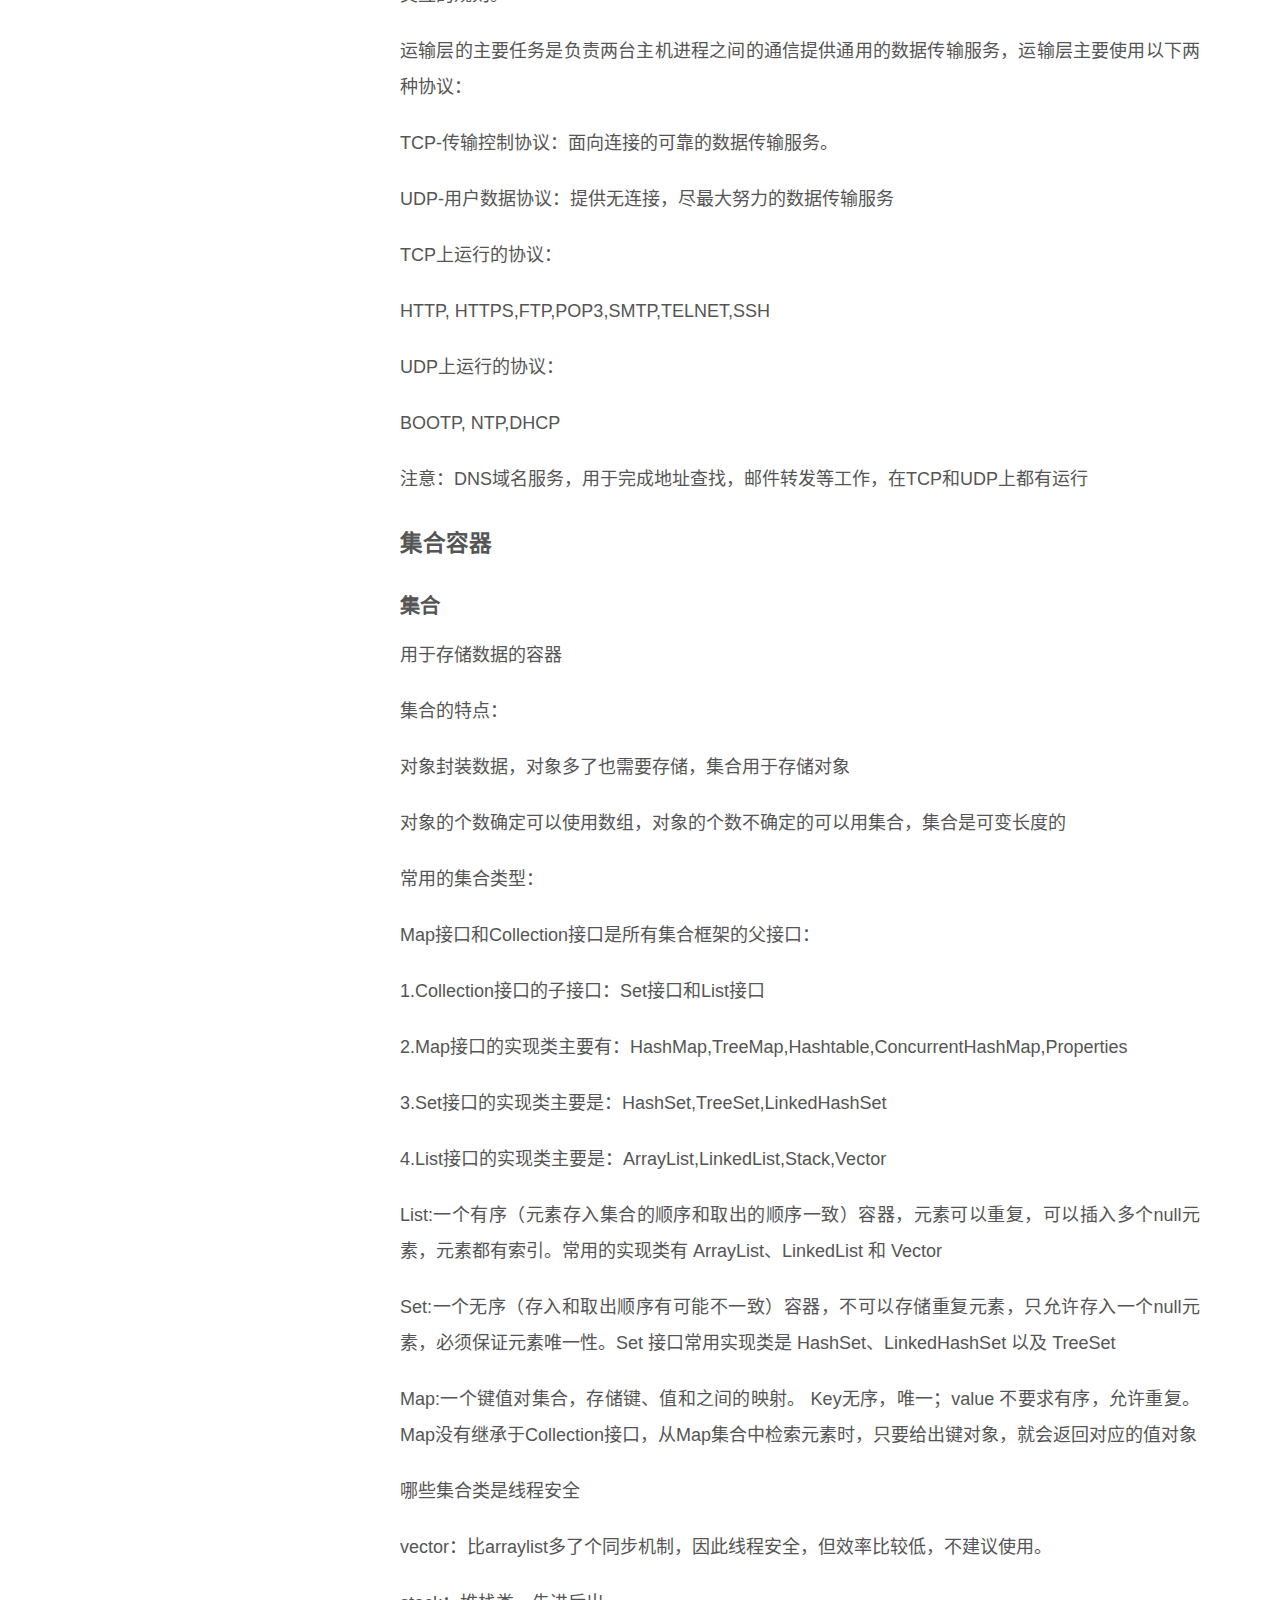
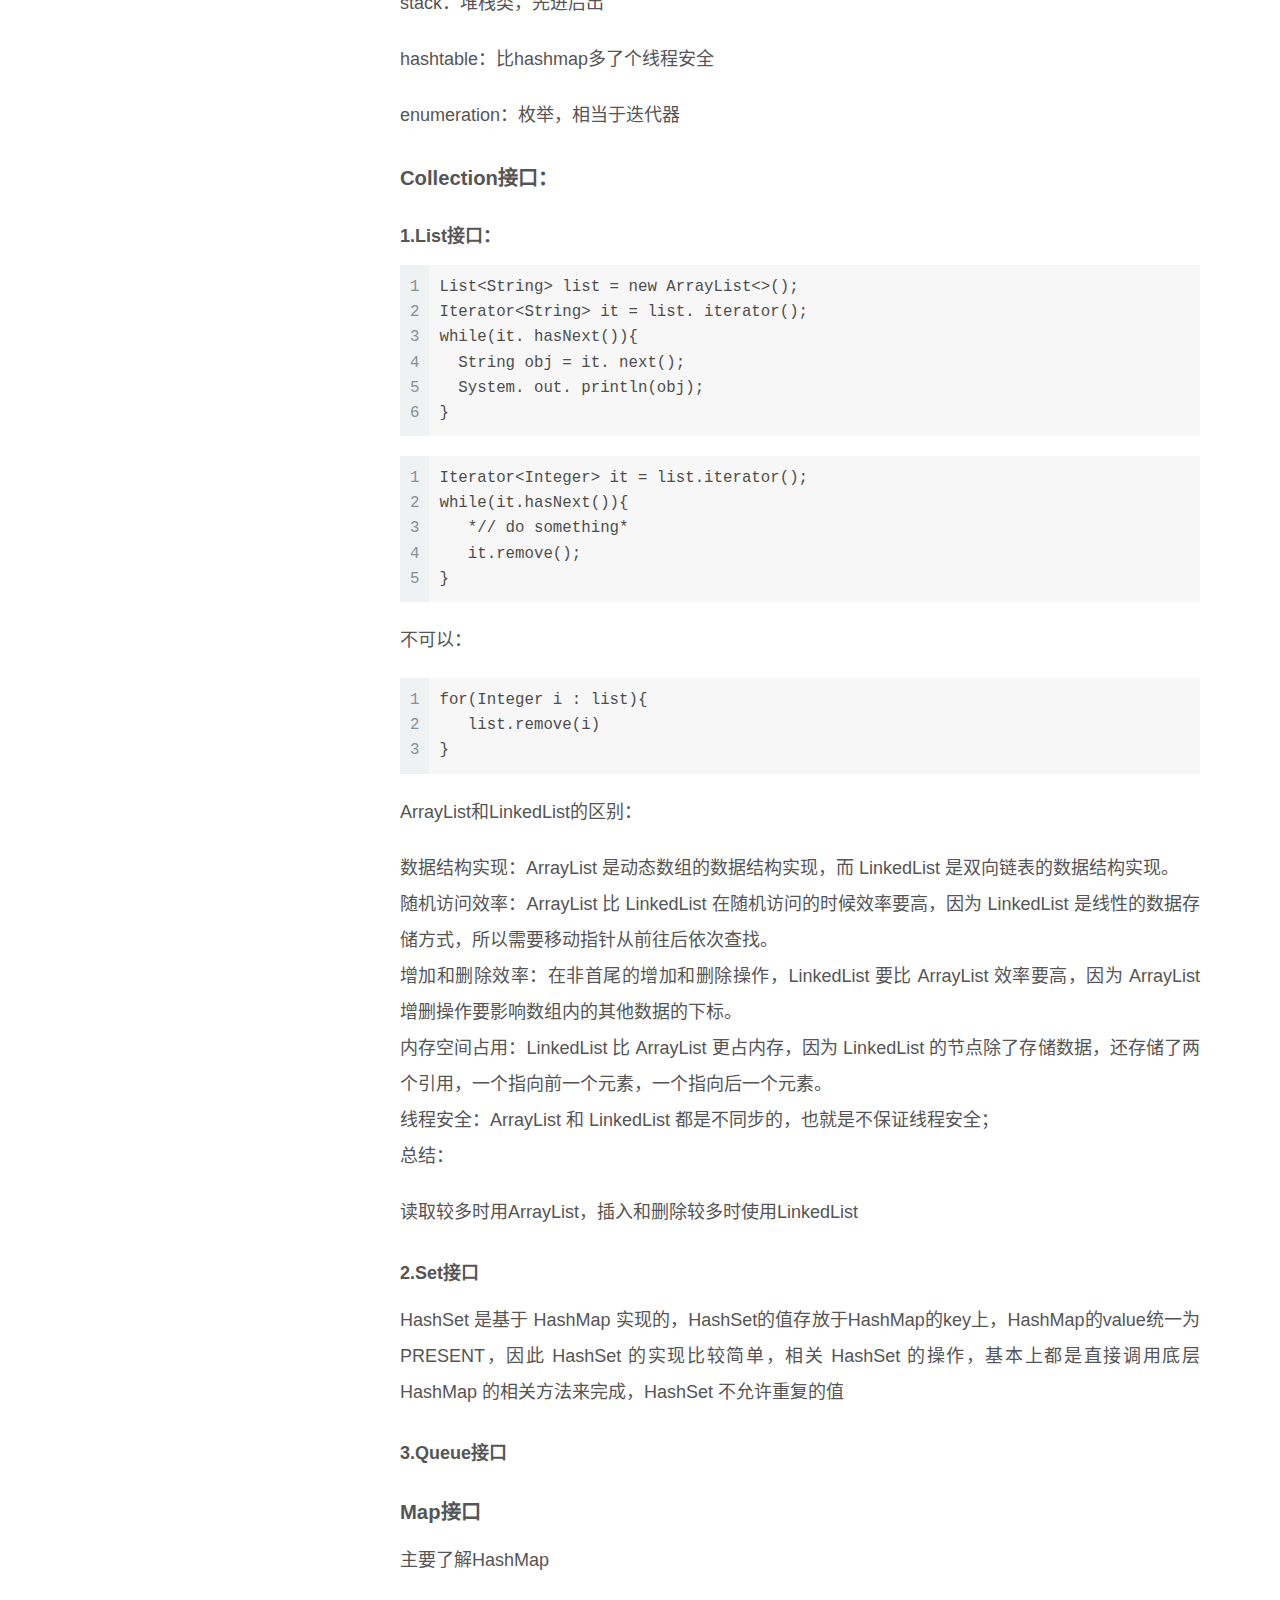
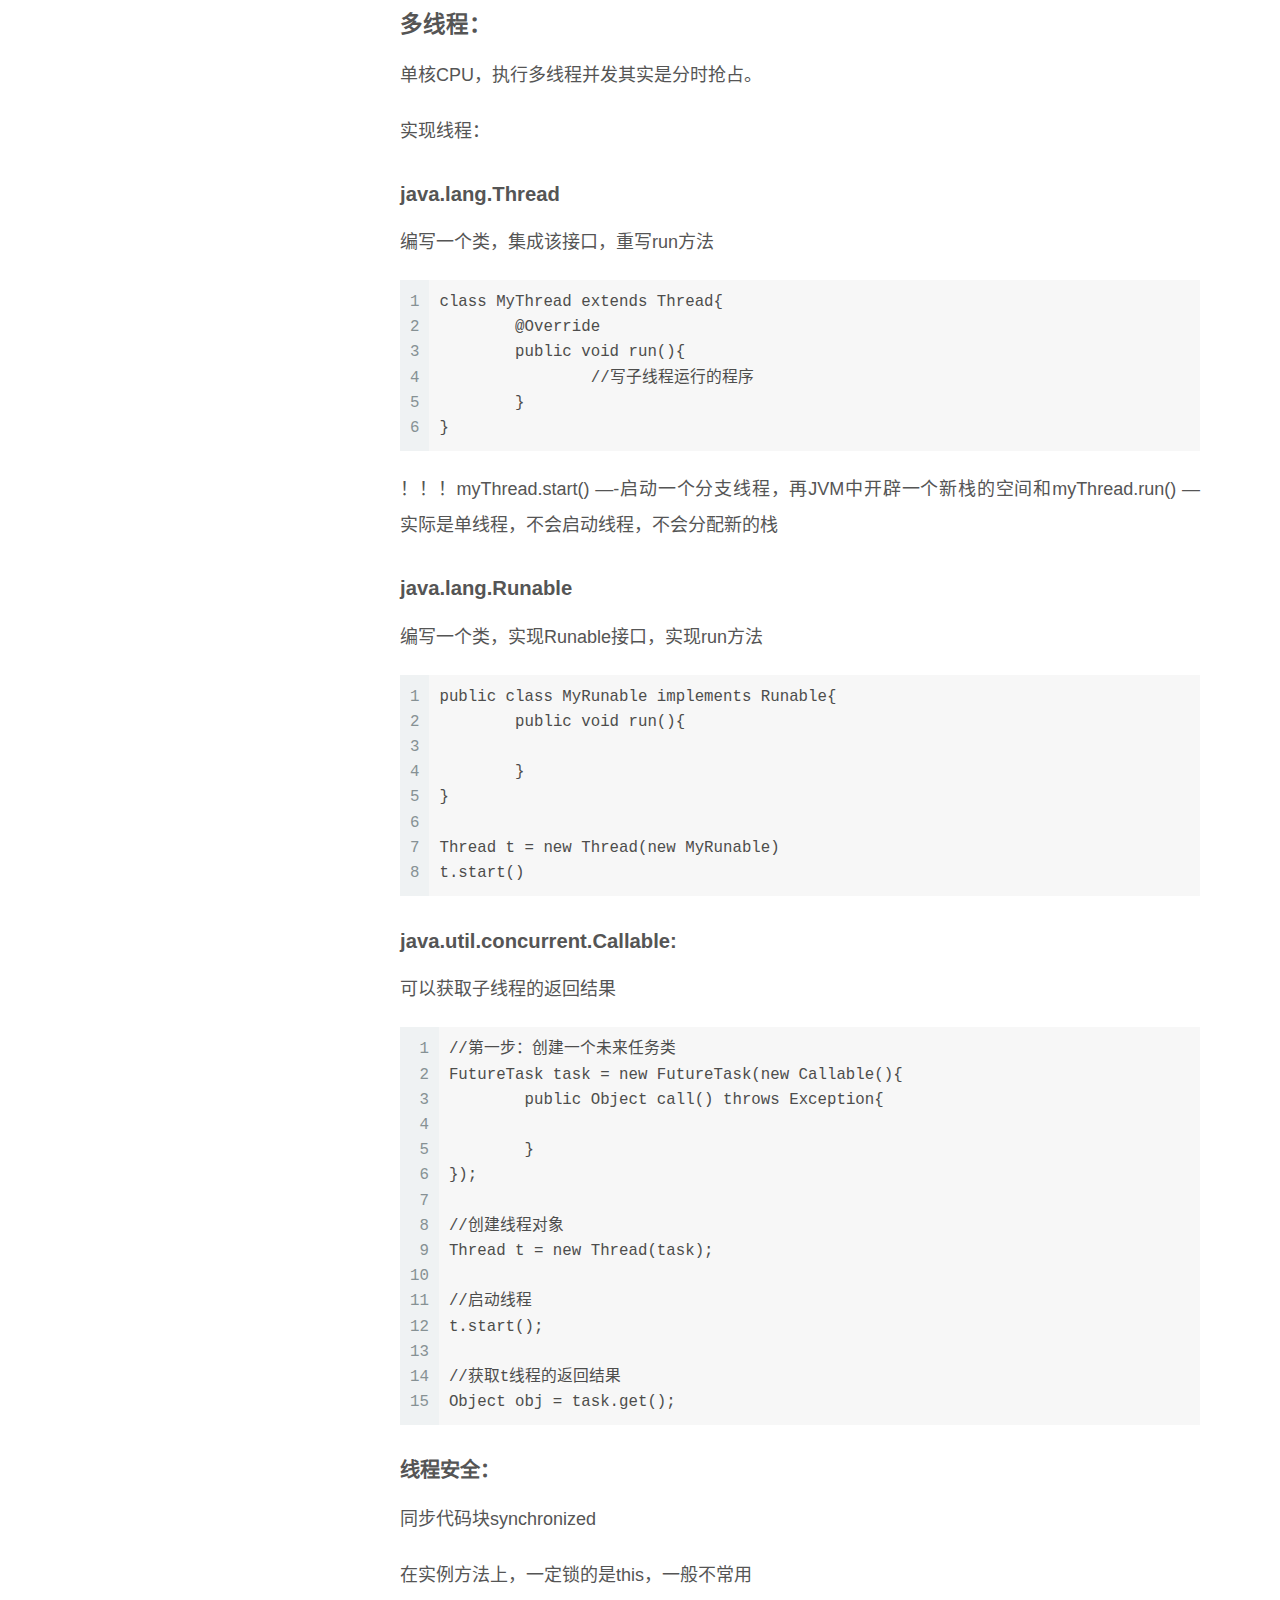
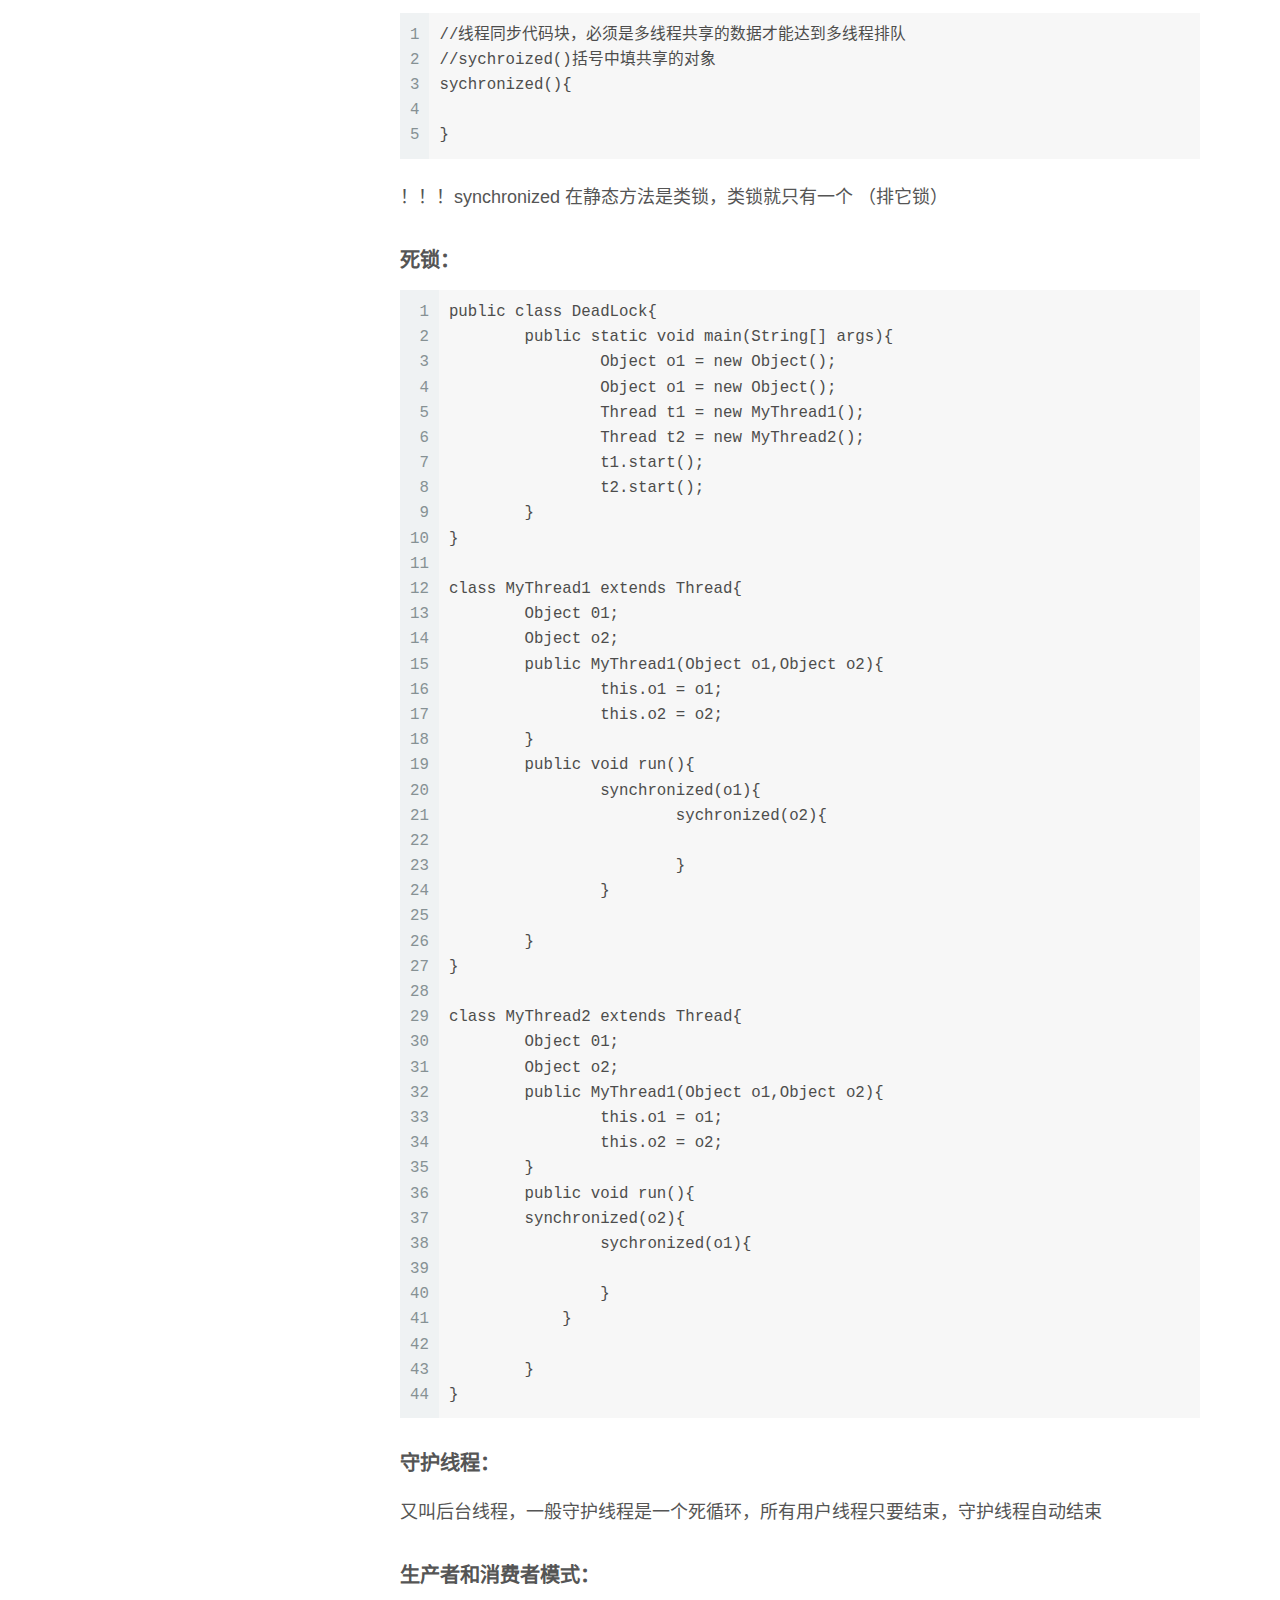
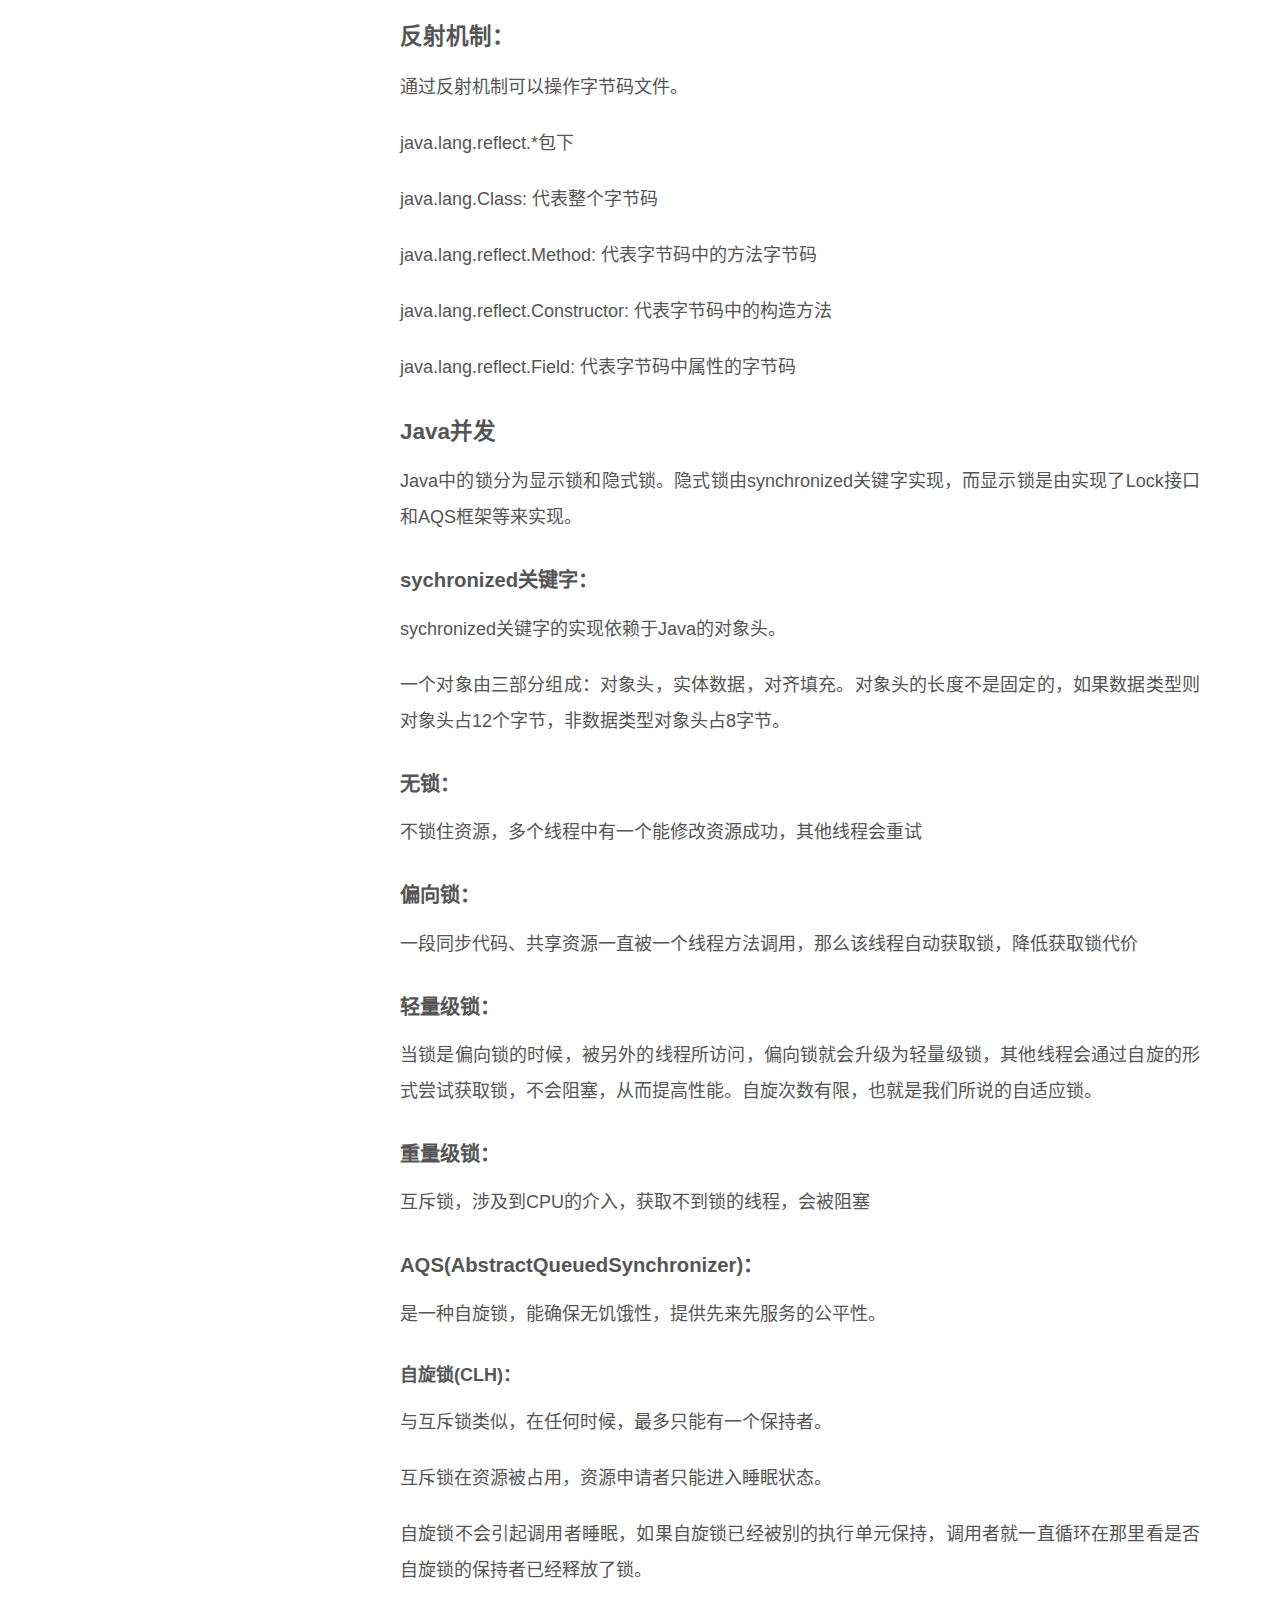
<file: 2023/08/13/java学习/index.html>
<!DOCTYPE html>
<html lang="zh-CN">
<head>
  <meta charset="UTF-8">
<meta name="viewport" content="width=device-width, initial-scale=1, maximum-scale=2">
<meta name="theme-color" content="#222">
<meta name="generator" content="Hexo 6.3.0">
  <link rel="apple-touch-icon" sizes="180x180" href="/images/apple-touch-icon-next.png">
  <link rel="icon" type="image/png" sizes="32x32" href="/images/favicon-32x32-next.png">
  <link rel="icon" type="image/png" sizes="16x16" href="/images/favicon-16x16-next.png">
  <link rel="mask-icon" href="/images/logo.svg" color="#222">

<link rel="stylesheet" href="/css/main.css">


<link rel="stylesheet" href="/lib/font-awesome/css/all.min.css">

<script id="hexo-configurations">
    var NexT = window.NexT || {};
    var CONFIG = {"hostname":"example.com","root":"/","scheme":"Muse","version":"7.8.0","exturl":false,"sidebar":{"position":"left","display":"post","padding":18,"offset":12,"onmobile":false},"copycode":{"enable":false,"show_result":false,"style":null},"back2top":{"enable":true,"sidebar":false,"scrollpercent":false},"bookmark":{"enable":false,"color":"#222","save":"auto"},"fancybox":false,"mediumzoom":false,"lazyload":false,"pangu":false,"comments":{"style":"tabs","active":null,"storage":true,"lazyload":false,"nav":null},"algolia":{"hits":{"per_page":10},"labels":{"input_placeholder":"Search for Posts","hits_empty":"We didn't find any results for the search: ${query}","hits_stats":"${hits} results found in ${time} ms"}},"localsearch":{"enable":false,"trigger":"auto","top_n_per_article":1,"unescape":false,"preload":false},"motion":{"enable":true,"async":false,"transition":{"post_block":"fadeIn","post_header":"slideDownIn","post_body":"slideDownIn","coll_header":"slideLeftIn","sidebar":"slideUpIn"}}};
  </script>

  <meta name="description" content="JavaJava的基础 String类：不可修改，底层用final修饰，不可变 StringBuilder：可以修改，没有用final修饰，线程不安全，效率高 StringBuffer：可以修改，没有用final修饰，线程安全，效率低 时间类的使用：LocalData类： ​	这种时间的表示是我们熟悉的日历表示法，与用来表示时间点的Data类不同。 1234567LocalData newYear">
<meta property="og:type" content="article">
<meta property="og:title" content="Java">
<meta property="og:url" content="http://example.com/2023/08/13/java%E5%AD%A6%E4%B9%A0/index.html">
<meta property="og:site_name" content="程序乾">
<meta property="og:description" content="JavaJava的基础 String类：不可修改，底层用final修饰，不可变 StringBuilder：可以修改，没有用final修饰，线程不安全，效率高 StringBuffer：可以修改，没有用final修饰，线程安全，效率低 时间类的使用：LocalData类： ​	这种时间的表示是我们熟悉的日历表示法，与用来表示时间点的Data类不同。 1234567LocalData newYear">
<meta property="og:locale" content="zh_CN">
<meta property="og:image" content="http://example.com/2023/08/13/java%E5%AD%A6%E4%B9%A0/%E5%9B%BE%E7%89%87/[base64].png">
<meta property="og:image" content="http://example.com/2023/08/13/java%E5%AD%A6%E4%B9%A0/%E5%9B%BE%E7%89%87/a50f4bfbfbedab646e3082f0736ba6ca79311e22.png">
<meta property="og:image" content="http://example.com/2023/08/13/java%E5%AD%A6%E4%B9%A0/%E5%9B%BE%E7%89%87/aHR0cHM6Ly9yYXcuZ2l0aHVidXNlcmNvbnRlbnQuY29tL0pvdXJXb24vaW1hZ2UvbWFzdGVyL0phdmElRTUlOUYlQkElRTclQTElODAlRTglQUYlQUQlRTYlQjMlOTUvSmF2YSVFOCVBRSVCRiVFOSU5NyVBRSVFNCVCRiVBRSVFOSVBNSVCMCVFNyVBQyVBNi5wbmc.png">
<meta property="og:image" content="http://example.com/2023/08/13/java%E5%AD%A6%E4%B9%A0/%E5%9B%BE%E7%89%87/image-20220802220651850.png">
<meta property="og:image" content="http://example.com/2023/08/13/java%E5%AD%A6%E4%B9%A0/%E5%9B%BE%E7%89%87/image-20220804143839334.png">
<meta property="og:image" content="http://example.com/2023/08/13/java%E5%AD%A6%E4%B9%A0/%E5%9B%BE%E7%89%87/image-20220804145417380.png">
<meta property="og:image" content="http://example.com/2023/08/13/java%E5%AD%A6%E4%B9%A0/%E5%9B%BE%E7%89%87/image-20220804145458929.png">
<meta property="og:image" content="http://example.com/2023/08/13/java%E5%AD%A6%E4%B9%A0/%E5%9B%BE%E7%89%87/image-20220804150033003.png">
<meta property="og:image" content="http://example.com/2023/08/13/java%E5%AD%A6%E4%B9%A0/%E5%9B%BE%E7%89%87/image-20220617153339026.png">
<meta property="article:published_time" content="2023-08-13T15:48:08.816Z">
<meta property="article:modified_time" content="2023-08-14T15:56:53.168Z">
<meta property="article:author" content="乾">
<meta name="twitter:card" content="summary">
<meta name="twitter:image" content="http://example.com/2023/08/13/java%E5%AD%A6%E4%B9%A0/%E5%9B%BE%E7%89%87/[base64].png">

<link rel="canonical" href="http://example.com/2023/08/13/java%E5%AD%A6%E4%B9%A0/">


<script id="page-configurations">
  // https://hexo.io/docs/variables.html
  CONFIG.page = {
    sidebar: "",
    isHome : false,
    isPost : true,
    lang   : 'zh-CN'
  };
</script>

  <title>Java | 程序乾</title>
  






  <noscript>
  <style>
  .use-motion .brand,
  .use-motion .menu-item,
  .sidebar-inner,
  .use-motion .post-block,
  .use-motion .pagination,
  .use-motion .comments,
  .use-motion .post-header,
  .use-motion .post-body,
  .use-motion .collection-header { opacity: initial; }

  .use-motion .site-title,
  .use-motion .site-subtitle {
    opacity: initial;
    top: initial;
  }

  .use-motion .logo-line-before i { left: initial; }
  .use-motion .logo-line-after i { right: initial; }
  </style>
</noscript>

</head>

<body itemscope itemtype="http://schema.org/WebPage">
  <div class="container use-motion">
    <div class="headband"></div>

    <header class="header" itemscope itemtype="http://schema.org/WPHeader">
      <div class="header-inner"><div class="site-brand-container">
  <div class="site-nav-toggle">
    <div class="toggle" aria-label="切换导航栏">
      <span class="toggle-line toggle-line-first"></span>
      <span class="toggle-line toggle-line-middle"></span>
      <span class="toggle-line toggle-line-last"></span>
    </div>
  </div>

  <div class="site-meta">

    <a href="/" class="brand" rel="start">
      <span class="logo-line-before"><i></i></span>
      <h1 class="site-title">程序乾</h1>
      <span class="logo-line-after"><i></i></span>
    </a>
  </div>

  <div class="site-nav-right">
    <div class="toggle popup-trigger">
    </div>
  </div>
</div>




<nav class="site-nav">
  <ul id="menu" class="main-menu menu">
        <li class="menu-item menu-item-home">

    <a href="/" rel="section"><i class="fa fa-home fa-fw"></i>首页</a>

  </li>
        <li class="menu-item menu-item-archives">

    <a href="/archives/" rel="section"><i class="fa fa-archive fa-fw"></i>归档</a>

  </li>
  </ul>
</nav>




</div>
    </header>

    
  <div class="back-to-top">
    <i class="fa fa-arrow-up"></i>
    <span>0%</span>
  </div>


    <main class="main">
      <div class="main-inner">
        <div class="content-wrap">
          

          <div class="content post posts-expand">
            

    
  
  
  <article itemscope itemtype="http://schema.org/Article" class="post-block" lang="zh-CN">
    <link itemprop="mainEntityOfPage" href="http://example.com/2023/08/13/java%E5%AD%A6%E4%B9%A0/">

    <span hidden itemprop="author" itemscope itemtype="http://schema.org/Person">
      <meta itemprop="image" content="/images/avatar.gif">
      <meta itemprop="name" content="乾">
      <meta itemprop="description" content="写一个赚乾的程序">
    </span>

    <span hidden itemprop="publisher" itemscope itemtype="http://schema.org/Organization">
      <meta itemprop="name" content="程序乾">
    </span>
      <header class="post-header">
        <h1 class="post-title" itemprop="name headline">
          Java
        </h1>

        <div class="post-meta">
            <span class="post-meta-item">
              <span class="post-meta-item-icon">
                <i class="far fa-calendar"></i>
              </span>
              <span class="post-meta-item-text">发表于</span>

              <time title="创建时间：2023-08-13 23:48:08" itemprop="dateCreated datePublished" datetime="2023-08-13T23:48:08+08:00">2023-08-13</time>
            </span>
              <span class="post-meta-item">
                <span class="post-meta-item-icon">
                  <i class="far fa-calendar-check"></i>
                </span>
                <span class="post-meta-item-text">更新于</span>
                <time title="修改时间：2023-08-14 23:56:53" itemprop="dateModified" datetime="2023-08-14T23:56:53+08:00">2023-08-14</time>
              </span>

          

        </div>
      </header>

    
    
    
    <div class="post-body" itemprop="articleBody">

      
        <h1 id="Java"><a href="#Java" class="headerlink" title="Java"></a>Java</h1><h2 id="Java的基础"><a href="#Java的基础" class="headerlink" title="Java的基础"></a>Java的基础</h2><p><img src="/2023/08/13/java%E5%AD%A6%E4%B9%A0/%E5%9B%BE%E7%89%87/[base64].png" alt="label"></p>
<p>String类：不可修改，底层用final修饰，不可变</p>
<p>StringBuilder：可以修改，没有用final修饰，线程不安全，效率高</p>
<p>StringBuffer：可以修改，没有用final修饰，线程安全，效率低</p>
<h3 id="时间类的使用："><a href="#时间类的使用：" class="headerlink" title="时间类的使用："></a>时间类的使用：</h3><p>LocalData类：</p>
<p>​	这种时间的表示是我们熟悉的日历表示法，与用来表示时间点的Data类不同。</p>
<figure class="highlight plaintext"><table><tr><td class="gutter"><pre><span class="line">1</span><br><span class="line">2</span><br><span class="line">3</span><br><span class="line">4</span><br><span class="line">5</span><br><span class="line">6</span><br><span class="line">7</span><br></pre></td><td class="code"><pre><span class="line">LocalData newYearsEve = LocalData.of(1999,12,31)</span><br><span class="line"></span><br><span class="line">int year = newYearsEve.getYear();</span><br><span class="line">int month = newYearsEve.getMonthValue();</span><br><span class="line">int day = newYearsEve.getDayOfMonth();</span><br><span class="line"></span><br><span class="line">LocalData aThousandDayLater = newYearsEve.plusDays(1000)</span><br></pre></td></tr></table></figure>

<h3 id="变量和方法："><a href="#变量和方法：" class="headerlink" title="变量和方法："></a>变量和方法：</h3><p>变量：在程序执行的过程中，在某个范围内其值可以发生改变的量，从本质上讲，变量就是内存中的一小块区域</p>
<h4 id="成员变量和局部变量"><a href="#成员变量和局部变量" class="headerlink" title="成员变量和局部变量"></a>成员变量和局部变量</h4><p>成员变量：方法的外部，类内部定义的变量</p>
<p>局部变量：类的方法中的变量</p>
<p>成员变量和局部变量的区别：</p>
<p>成员变量：针对整个类有效</p>
<p>局部变量：只在某个范围内有效</p>
<p>存储位置：</p>
<p>成员变量：随着对象的创建而存在，随着对象的消失而消失，存储在堆内存中</p>
<p>局部变量：在方法被调用，或者语句被执行的时候存在，存储在栈内存中，当方法调用完后，或者语句结束后，就会自动释放。</p>
<p>生命周期：</p>
<p>成员变量：随着对象的创建而存在，随着对象的消失而消失</p>
<p>局部变量：当方法调用完，或者语句结束后，就会自动释放</p>
<p>初始值：</p>
<p>成员变量：有默认初始值</p>
<p>局部变量：没有默认初始值，使用前必须赋值</p>
<h4 id="静态变量和实例变量和普通变量"><a href="#静态变量和实例变量和普通变量" class="headerlink" title="静态变量和实例变量和普通变量"></a>静态变量和实例变量和普通变量</h4><p>静态变量：由于不属于任何实例对像，属于类，所以在内存中只会有一份，在类的加载过程中，JVM只为静态变量分配一次内存空间</p>
<p>实例变量：每次创建对象，都会为每个对象分配成员变量内存空间，实例变量是属于实例对象的，在内存中，创建几次对象，就会有几份成员变量</p>
<p>静态变量和非静态变量的区别是：静态变量被所有的对象所共享，在内存中只有一个副本，它当且仅当在类初次加载时会被初始化。而非静态变量是对象所拥有的，在创建对象的时候被初始化，存在多个副本，各个对象拥有的副本互不影响</p>
<p>静态方法和实例方法的区别主要体现在两个方面：</p>
<p>1.在外部调用静态方法时，可以使用”类名.方法名”的方式，也可以使用”对象名.方法名”的方式。而实例方法只有后面这种方式。也就是说，<strong>调用静态方法可以无需创建对象</strong>。<br>2.静态方法在访问本类的成员时，只允许访问静态成员（即静态成员变量和静态方法），而不允许访问实例成员变量和实例方法；实例方法则无此限制</p>
<h3 id="内部类"><a href="#内部类" class="headerlink" title="内部类"></a>内部类</h3><p>成员内部类、局部内部类、匿名内部类和静态内部类</p>
<h4 id="静态内部类：定义在类内部的静态类"><a href="#静态内部类：定义在类内部的静态类" class="headerlink" title="静态内部类：定义在类内部的静态类"></a>静态内部类：定义在类内部的静态类</h4><figure class="highlight plaintext"><table><tr><td class="gutter"><pre><span class="line">1</span><br><span class="line">2</span><br><span class="line">3</span><br><span class="line">4</span><br><span class="line">5</span><br><span class="line">6</span><br><span class="line">7</span><br><span class="line">8</span><br><span class="line">9</span><br><span class="line">10</span><br></pre></td><td class="code"><pre><span class="line">public class Outer &#123;</span><br><span class="line"> </span><br><span class="line">    private static int radius = 1;</span><br><span class="line"> </span><br><span class="line">    static class StaticInner &#123;</span><br><span class="line">        public void visit() &#123;</span><br><span class="line">            System.out.println(&quot;visit outer static  variable:&quot; + radius);</span><br><span class="line">        &#125;</span><br><span class="line">    &#125;</span><br><span class="line">&#125;</span><br></pre></td></tr></table></figure>

<figure class="highlight plaintext"><table><tr><td class="gutter"><pre><span class="line">1</span><br><span class="line">2</span><br></pre></td><td class="code"><pre><span class="line">Outer.StaticInner inner = new Outer.StaticInner();</span><br><span class="line">inner.visit();</span><br></pre></td></tr></table></figure>

<p>静态内部类的创建方式：new 外部类。静态内部类（）</p>
<h4 id="成员内部类：定义在类内部，成员位置上的非静态类"><a href="#成员内部类：定义在类内部，成员位置上的非静态类" class="headerlink" title="成员内部类：定义在类内部，成员位置上的非静态类"></a>成员内部类：定义在类内部，成员位置上的非静态类</h4><figure class="highlight plaintext"><table><tr><td class="gutter"><pre><span class="line">1</span><br><span class="line">2</span><br><span class="line">3</span><br><span class="line">4</span><br><span class="line">5</span><br><span class="line">6</span><br><span class="line">7</span><br><span class="line">8</span><br><span class="line">9</span><br><span class="line">10</span><br><span class="line">11</span><br><span class="line">12</span><br></pre></td><td class="code"><pre><span class="line">public class Outer &#123;</span><br><span class="line"> </span><br><span class="line">    private static  int radius = 1;</span><br><span class="line">    private int count =2;</span><br><span class="line">    </span><br><span class="line">     class Inner &#123;</span><br><span class="line">        public void visit() &#123;</span><br><span class="line">            System.out.println(&quot;visit outer static  variable:&quot; + radius);</span><br><span class="line">            System.out.println(&quot;visit outer   variable:&quot; + count);</span><br><span class="line">        &#125;</span><br><span class="line">    &#125;</span><br><span class="line">&#125;</span><br></pre></td></tr></table></figure>

<figure class="highlight plaintext"><table><tr><td class="gutter"><pre><span class="line">1</span><br><span class="line">2</span><br><span class="line">3</span><br></pre></td><td class="code"><pre><span class="line">Outer outer = new Outer();</span><br><span class="line">Outer.Inner inner = outer.new Inner();</span><br><span class="line">inner.visit();</span><br></pre></td></tr></table></figure>

<p>可以访问外部类的所有变量和方法，包括静态和非静态，创建方式new 内部类（）</p>
<h4 id="局部内部类：定义在方法中的内部类"><a href="#局部内部类：定义在方法中的内部类" class="headerlink" title="局部内部类：定义在方法中的内部类"></a>局部内部类：定义在方法中的内部类</h4><figure class="highlight plaintext"><table><tr><td class="gutter"><pre><span class="line">1</span><br><span class="line">2</span><br><span class="line">3</span><br><span class="line">4</span><br><span class="line">5</span><br><span class="line">6</span><br><span class="line">7</span><br><span class="line">8</span><br><span class="line">9</span><br><span class="line">10</span><br><span class="line">11</span><br><span class="line">12</span><br><span class="line">13</span><br><span class="line">14</span><br><span class="line">15</span><br><span class="line">16</span><br><span class="line">17</span><br><span class="line">18</span><br><span class="line">19</span><br><span class="line">20</span><br><span class="line">21</span><br><span class="line">22</span><br><span class="line">23</span><br><span class="line">24</span><br><span class="line">25</span><br><span class="line">26</span><br><span class="line">27</span><br><span class="line">28</span><br><span class="line">29</span><br><span class="line">30</span><br></pre></td><td class="code"><pre><span class="line">public class Outer &#123;</span><br><span class="line"> </span><br><span class="line">    private  int out_a = 1;</span><br><span class="line">    private static int STATIC_b = 2;</span><br><span class="line"> </span><br><span class="line">    public void testFunctionClass()&#123;</span><br><span class="line">        int inner_c =3;</span><br><span class="line">        class Inner &#123;</span><br><span class="line">            private void fun()&#123;</span><br><span class="line">                System.out.println(out_a);</span><br><span class="line">                System.out.println(STATIC_b);</span><br><span class="line">                System.out.println(inner_c);</span><br><span class="line">            &#125;</span><br><span class="line">        &#125;</span><br><span class="line">        Inner  inner = new Inner();</span><br><span class="line">        inner.fun();</span><br><span class="line">    &#125;</span><br><span class="line">    public static void testStaticFunctionClass()&#123;</span><br><span class="line">        int d =3;</span><br><span class="line">        class Inner &#123;</span><br><span class="line">            private void fun()&#123;</span><br><span class="line">                // System.out.println(out_a); 编译错误，定义在静态方法中的局部类不可以访问外部类的实例变量</span><br><span class="line">                System.out.println(STATIC_b);</span><br><span class="line">                System.out.println(d);</span><br><span class="line">            &#125;</span><br><span class="line">        &#125;</span><br><span class="line">        Inner  inner = new Inner();</span><br><span class="line">        inner.fun();</span><br><span class="line">    &#125;</span><br><span class="line">&#125;</span><br></pre></td></tr></table></figure>

<p>定义在实例方法中的局部类可以访问外部类的所有变量和方法，定义在静态方法中的局部类只能访问外部类的静态变量和方法。局部内部类的创建方式，在对应方法内，<code>new 内部类()</code></p>
<figure class="highlight plaintext"><table><tr><td class="gutter"><pre><span class="line">1</span><br><span class="line">2</span><br><span class="line">3</span><br><span class="line">4</span><br><span class="line">5</span><br></pre></td><td class="code"><pre><span class="line">public static void testStaticFunctionClass()&#123;</span><br><span class="line">   class Inner &#123;</span><br><span class="line">   &#125;</span><br><span class="line">   Inner  inner = new Inner();</span><br><span class="line">&#125;</span><br></pre></td></tr></table></figure>

<h4 id="匿名内部类-就是没有名字的内部类，日常开发中使用的比较多"><a href="#匿名内部类-就是没有名字的内部类，日常开发中使用的比较多" class="headerlink" title="匿名内部类:就是没有名字的内部类，日常开发中使用的比较多"></a>匿名内部类:就是没有名字的内部类，日常开发中使用的比较多</h4><figure class="highlight plaintext"><table><tr><td class="gutter"><pre><span class="line">1</span><br><span class="line">2</span><br><span class="line">3</span><br><span class="line">4</span><br><span class="line">5</span><br><span class="line">6</span><br><span class="line">7</span><br><span class="line">8</span><br><span class="line">9</span><br><span class="line">10</span><br><span class="line">11</span><br><span class="line">12</span><br><span class="line">13</span><br><span class="line">14</span><br><span class="line">15</span><br><span class="line">16</span><br></pre></td><td class="code"><pre><span class="line">public class Outer &#123;</span><br><span class="line"> </span><br><span class="line">    private void test(final int i) &#123;</span><br><span class="line">        new Service() &#123;</span><br><span class="line">            public void method() &#123;</span><br><span class="line">                for (int j = 0; j &lt; i; j++) &#123;</span><br><span class="line">                    System.out.println(&quot;匿名内部类&quot; );</span><br><span class="line">                &#125;</span><br><span class="line">            &#125;</span><br><span class="line">        &#125;.method();</span><br><span class="line">    &#125;</span><br><span class="line"> &#125;</span><br><span class="line"> //匿名内部类必须继承或实现一个已有的接口 </span><br><span class="line"> interface Service&#123;</span><br><span class="line">    void method();</span><br><span class="line">&#125;</span><br></pre></td></tr></table></figure>

<figure class="highlight plaintext"><table><tr><td class="gutter"><pre><span class="line">1</span><br><span class="line">2</span><br><span class="line">3</span><br></pre></td><td class="code"><pre><span class="line">new 类/接口&#123; </span><br><span class="line">  //匿名内部类实现部分</span><br><span class="line">&#125;</span><br></pre></td></tr></table></figure>

<h3 id="IO流："><a href="#IO流：" class="headerlink" title="IO流："></a>IO流：</h3><p>按照流的流向分，可以分为输入流和输出流</p>
<p>按照操作单元划分，可以划分为字节流和字符流</p>
<p>按照流的角色划分，可以划分为节点流和处理流</p>
<p>InputStream&#x2F;Reader: 所有的输入流的基类，前者是字节输入流，后者是字符输入流。</p>
<p>OutputStream&#x2F;Writer: 所有输出流的基类，前者是字节输出流，后者是字符输出流。</p>
<h4 id="BIO-NIO-AIO有什么区别："><a href="#BIO-NIO-AIO有什么区别：" class="headerlink" title="BIO,NIO,AIO有什么区别："></a>BIO,NIO,AIO有什么区别：</h4><p>BIO：Block IO 同步阻塞式 IO，就是我们平常使用的传统 IO，它的特点是模式简单使用方便，并发处理能力低。<br>NIO：Non IO 同步非阻塞 IO，是传统 IO 的升级，客户端和服务器端通过 Channel（通道）通讯，实现了多路复用。<br>AIO：Asynchronous IO 是 NIO 的升级，也叫 NIO2，实现了异步非堵塞 IO ，异步 IO 的操作基于事件和回调机制。</p>
<h4 id="需要掌握的16种："><a href="#需要掌握的16种：" class="headerlink" title="需要掌握的16种："></a>需要掌握的16种：</h4><h5 id="文件专属："><a href="#文件专属：" class="headerlink" title="文件专属："></a>文件专属：</h5><p>​	java.io.FileInputSteam</p>
<p>​	java.io.FileOutputSteam</p>
<p>​	java.io.FileReader</p>
<pre><code> java.io.FileWriter
</code></pre>
<h5 id="转换流："><a href="#转换流：" class="headerlink" title="转换流："></a>转换流：</h5><p>​	java.io.InputStreamReader</p>
<p>​	java.io.OutputStreamWriter</p>
<h5 id="缓冲流专属："><a href="#缓冲流专属：" class="headerlink" title="缓冲流专属："></a>缓冲流专属：</h5><p>​	java.io.BufferedReader</p>
<p>​	java.io.BufferedWriter</p>
<p>​	java.io.BufferedInputSteam</p>
<p>​	java.io.BufferedOutputSteam</p>
<h5 id="数据流专属："><a href="#数据流专属：" class="headerlink" title="数据流专属："></a>数据流专属：</h5><p>​	java.io.PrintWriter</p>
<p>​	java.io.PrintStream</p>
<h5 id="对象流专属："><a href="#对象流专属：" class="headerlink" title="对象流专属："></a>对象流专属：</h5><p>​	java.io.ObjectInputStream</p>
<p>​	java.io.ObjectOutputStream</p>
<h4 id="序列化："><a href="#序列化：" class="headerlink" title="序列化："></a>序列化：</h4><p>Serialize: java对象存储到文件中</p>
<p>DeSerialize: 将硬盘上的数据重新恢复到内存当中，恢复成java对象</p>
<h3 id="网络编程"><a href="#网络编程" class="headerlink" title="网络编程"></a>网络编程</h3><h4 id="TCP-IP"><a href="#TCP-IP" class="headerlink" title="TCP&#x2F;IP"></a>TCP&#x2F;IP</h4><p>应用层的任务是通过应用进程间的交互来完成特定网络应用，应用层协议定义的应用进程间的通信和交互的规则。</p>
<p>运输层的主要任务是负责两台主机进程之间的通信提供通用的数据传输服务，运输层主要使用以下两种协议：</p>
<p>TCP-传输控制协议：面向连接的可靠的数据传输服务。</p>
<p>UDP-用户数据协议：提供无连接，尽最大努力的数据传输服务</p>
<p>TCP上运行的协议：</p>
<p>HTTP, HTTPS,FTP,POP3,SMTP,TELNET,SSH</p>
<p>UDP上运行的协议：</p>
<p>BOOTP, NTP,DHCP</p>
<p>注意：DNS域名服务，用于完成地址查找，邮件转发等工作，在TCP和UDP上都有运行</p>
<h3 id="集合容器"><a href="#集合容器" class="headerlink" title="集合容器"></a>集合容器</h3><h4 id="集合"><a href="#集合" class="headerlink" title="集合"></a>集合</h4><p>用于存储数据的容器</p>
<p>集合的特点：</p>
<p>对象封装数据，对象多了也需要存储，集合用于存储对象</p>
<p>对象的个数确定可以使用数组，对象的个数不确定的可以用集合，集合是可变长度的</p>
<p>常用的集合类型：</p>
<p>Map接口和Collection接口是所有集合框架的父接口：</p>
<p>1.Collection接口的子接口：Set接口和List接口</p>
<p>2.Map接口的实现类主要有：HashMap,TreeMap,Hashtable,ConcurrentHashMap,Properties</p>
<p>3.Set接口的实现类主要是：HashSet,TreeSet,LinkedHashSet</p>
<p>4.List接口的实现类主要是：ArrayList,LinkedList,Stack,Vector</p>
<p>List:一个有序（元素存入集合的顺序和取出的顺序一致）容器，元素可以重复，可以插入多个null元素，元素都有索引。常用的实现类有 ArrayList、LinkedList 和 Vector</p>
<p>Set:一个无序（存入和取出顺序有可能不一致）容器，不可以存储重复元素，只允许存入一个null元素，必须保证元素唯一性。Set 接口常用实现类是 HashSet、LinkedHashSet 以及 TreeSet</p>
<p>Map:一个键值对集合，存储键、值和之间的映射。 Key无序，唯一；value 不要求有序，允许重复。Map没有继承于Collection接口，从Map集合中检索元素时，只要给出键对象，就会返回对应的值对象</p>
<p>哪些集合类是线程安全</p>
<p>vector：比arraylist多了个同步机制，因此线程安全，但效率比较低，不建议使用。</p>
<p>stack：堆栈类，先进后出</p>
<p>hashtable：比hashmap多了个线程安全</p>
<p>enumeration：枚举，相当于迭代器</p>
<h4 id="Collection接口："><a href="#Collection接口：" class="headerlink" title="Collection接口："></a>Collection接口：</h4><h5 id="1-List接口："><a href="#1-List接口：" class="headerlink" title="1.List接口："></a>1.List接口：</h5><figure class="highlight plaintext"><table><tr><td class="gutter"><pre><span class="line">1</span><br><span class="line">2</span><br><span class="line">3</span><br><span class="line">4</span><br><span class="line">5</span><br><span class="line">6</span><br></pre></td><td class="code"><pre><span class="line">List&lt;String&gt; list = new ArrayList&lt;&gt;();</span><br><span class="line">Iterator&lt;String&gt; it = list. iterator();</span><br><span class="line">while(it. hasNext())&#123;</span><br><span class="line">  String obj = it. next();</span><br><span class="line">  System. out. println(obj);</span><br><span class="line">&#125;</span><br></pre></td></tr></table></figure>

<figure class="highlight plaintext"><table><tr><td class="gutter"><pre><span class="line">1</span><br><span class="line">2</span><br><span class="line">3</span><br><span class="line">4</span><br><span class="line">5</span><br></pre></td><td class="code"><pre><span class="line">Iterator&lt;Integer&gt; it = list.iterator();</span><br><span class="line">while(it.hasNext())&#123;</span><br><span class="line">   *// do something*</span><br><span class="line">   it.remove();</span><br><span class="line">&#125;</span><br></pre></td></tr></table></figure>

<p>不可以：</p>
<figure class="highlight plaintext"><table><tr><td class="gutter"><pre><span class="line">1</span><br><span class="line">2</span><br><span class="line">3</span><br></pre></td><td class="code"><pre><span class="line">for(Integer i : list)&#123;</span><br><span class="line">   list.remove(i)</span><br><span class="line">&#125;</span><br></pre></td></tr></table></figure>

<p>ArrayList和LinkedList的区别：</p>
<p>数据结构实现：ArrayList 是动态数组的数据结构实现，而 LinkedList 是双向链表的数据结构实现。<br>随机访问效率：ArrayList 比 LinkedList 在随机访问的时候效率要高，因为 LinkedList 是线性的数据存储方式，所以需要移动指针从前往后依次查找。<br>增加和删除效率：在非首尾的增加和删除操作，LinkedList 要比 ArrayList 效率要高，因为 ArrayList 增删操作要影响数组内的其他数据的下标。<br>内存空间占用：LinkedList 比 ArrayList 更占内存，因为 LinkedList 的节点除了存储数据，还存储了两个引用，一个指向前一个元素，一个指向后一个元素。<br>线程安全：ArrayList 和 LinkedList 都是不同步的，也就是不保证线程安全；<br>总结：</p>
<p>读取较多时用ArrayList，插入和删除较多时使用LinkedList</p>
<h5 id="2-Set接口"><a href="#2-Set接口" class="headerlink" title="2.Set接口"></a>2.Set接口</h5><p>HashSet 是基于 HashMap 实现的，HashSet的值存放于HashMap的key上，HashMap的value统一为PRESENT，因此 HashSet 的实现比较简单，相关 HashSet 的操作，基本上都是直接调用底层 HashMap 的相关方法来完成，HashSet 不允许重复的值</p>
<h5 id="3-Queue接口"><a href="#3-Queue接口" class="headerlink" title="3.Queue接口"></a>3.Queue接口</h5><h4 id="Map接口"><a href="#Map接口" class="headerlink" title="Map接口"></a>Map接口</h4><p>主要了解HashMap</p>
<h3 id="多线程："><a href="#多线程：" class="headerlink" title="多线程："></a>多线程：</h3><p>单核CPU，执行多线程并发其实是分时抢占。</p>
<p>实现线程：</p>
<h4 id="java-lang-Thread"><a href="#java-lang-Thread" class="headerlink" title="java.lang.Thread"></a>java.lang.Thread</h4><p>编写一个类，集成该接口，重写run方法</p>
<figure class="highlight plaintext"><table><tr><td class="gutter"><pre><span class="line">1</span><br><span class="line">2</span><br><span class="line">3</span><br><span class="line">4</span><br><span class="line">5</span><br><span class="line">6</span><br></pre></td><td class="code"><pre><span class="line">class MyThread extends Thread&#123;</span><br><span class="line">	@Override</span><br><span class="line">	public void run()&#123;</span><br><span class="line">		//写子线程运行的程序</span><br><span class="line">	&#125;</span><br><span class="line">&#125;</span><br></pre></td></tr></table></figure>

<p>！！！myThread.start() —-启动一个分支线程，再JVM中开辟一个新栈的空间和myThread.run() — 实际是单线程，不会启动线程，不会分配新的栈</p>
<h4 id="java-lang-Runable"><a href="#java-lang-Runable" class="headerlink" title="java.lang.Runable"></a>java.lang.Runable</h4><p>编写一个类，实现Runable接口，实现run方法</p>
<figure class="highlight plaintext"><table><tr><td class="gutter"><pre><span class="line">1</span><br><span class="line">2</span><br><span class="line">3</span><br><span class="line">4</span><br><span class="line">5</span><br><span class="line">6</span><br><span class="line">7</span><br><span class="line">8</span><br></pre></td><td class="code"><pre><span class="line">public class MyRunable implements Runable&#123;</span><br><span class="line">	public void run()&#123;</span><br><span class="line">		</span><br><span class="line">	&#125;</span><br><span class="line">&#125;</span><br><span class="line"></span><br><span class="line">Thread t = new Thread(new MyRunable)</span><br><span class="line">t.start()</span><br></pre></td></tr></table></figure>

<h4 id="java-util-concurrent-Callable"><a href="#java-util-concurrent-Callable" class="headerlink" title="java.util.concurrent.Callable:"></a>java.util.concurrent.Callable:</h4><p>可以获取子线程的返回结果</p>
<figure class="highlight plaintext"><table><tr><td class="gutter"><pre><span class="line">1</span><br><span class="line">2</span><br><span class="line">3</span><br><span class="line">4</span><br><span class="line">5</span><br><span class="line">6</span><br><span class="line">7</span><br><span class="line">8</span><br><span class="line">9</span><br><span class="line">10</span><br><span class="line">11</span><br><span class="line">12</span><br><span class="line">13</span><br><span class="line">14</span><br><span class="line">15</span><br></pre></td><td class="code"><pre><span class="line">//第一步：创建一个未来任务类</span><br><span class="line">FutureTask task = new FutureTask(new Callable()&#123;</span><br><span class="line">	public Object call() throws Exception&#123;</span><br><span class="line">		</span><br><span class="line">	&#125;</span><br><span class="line">&#125;);</span><br><span class="line"></span><br><span class="line">//创建线程对象</span><br><span class="line">Thread t = new Thread(task);</span><br><span class="line"></span><br><span class="line">//启动线程</span><br><span class="line">t.start();</span><br><span class="line"></span><br><span class="line">//获取t线程的返回结果</span><br><span class="line">Object obj = task.get();</span><br></pre></td></tr></table></figure>



<h4 id="线程安全："><a href="#线程安全：" class="headerlink" title="线程安全："></a>线程安全：</h4><p>同步代码块synchronized</p>
<p>在实例方法上，一定锁的是this，一般不常用</p>
<figure class="highlight plaintext"><table><tr><td class="gutter"><pre><span class="line">1</span><br><span class="line">2</span><br><span class="line">3</span><br><span class="line">4</span><br><span class="line">5</span><br></pre></td><td class="code"><pre><span class="line">//线程同步代码块，必须是多线程共享的数据才能达到多线程排队</span><br><span class="line">//sychroized()括号中填共享的对象</span><br><span class="line">sychronized()&#123;</span><br><span class="line">	</span><br><span class="line">&#125;</span><br></pre></td></tr></table></figure>

<p>！！！synchronized 在静态方法是类锁，类锁就只有一个 （排它锁）</p>
<h4 id="死锁："><a href="#死锁：" class="headerlink" title="死锁："></a>死锁：</h4><figure class="highlight plaintext"><table><tr><td class="gutter"><pre><span class="line">1</span><br><span class="line">2</span><br><span class="line">3</span><br><span class="line">4</span><br><span class="line">5</span><br><span class="line">6</span><br><span class="line">7</span><br><span class="line">8</span><br><span class="line">9</span><br><span class="line">10</span><br><span class="line">11</span><br><span class="line">12</span><br><span class="line">13</span><br><span class="line">14</span><br><span class="line">15</span><br><span class="line">16</span><br><span class="line">17</span><br><span class="line">18</span><br><span class="line">19</span><br><span class="line">20</span><br><span class="line">21</span><br><span class="line">22</span><br><span class="line">23</span><br><span class="line">24</span><br><span class="line">25</span><br><span class="line">26</span><br><span class="line">27</span><br><span class="line">28</span><br><span class="line">29</span><br><span class="line">30</span><br><span class="line">31</span><br><span class="line">32</span><br><span class="line">33</span><br><span class="line">34</span><br><span class="line">35</span><br><span class="line">36</span><br><span class="line">37</span><br><span class="line">38</span><br><span class="line">39</span><br><span class="line">40</span><br><span class="line">41</span><br><span class="line">42</span><br><span class="line">43</span><br><span class="line">44</span><br></pre></td><td class="code"><pre><span class="line">public class DeadLock&#123;</span><br><span class="line">	public static void main(String[] args)&#123;</span><br><span class="line">		Object o1 = new Object();</span><br><span class="line">		Object o1 = new Object();</span><br><span class="line">		Thread t1 = new MyThread1();</span><br><span class="line">		Thread t2 = new MyThread2();</span><br><span class="line">		t1.start();</span><br><span class="line">		t2.start();	</span><br><span class="line">	&#125;</span><br><span class="line">&#125;</span><br><span class="line"></span><br><span class="line">class MyThread1 extends Thread&#123;</span><br><span class="line">	Object 01;</span><br><span class="line">	Object o2;</span><br><span class="line">	public MyThread1(Object o1,Object o2)&#123;</span><br><span class="line">		this.o1 = o1;</span><br><span class="line">		this.o2 = o2;</span><br><span class="line">	&#125;</span><br><span class="line">	public void run()&#123;</span><br><span class="line">		synchronized(o1)&#123;</span><br><span class="line">			sychronized(o2)&#123;</span><br><span class="line">				</span><br><span class="line">			&#125;</span><br><span class="line">		&#125;</span><br><span class="line">		</span><br><span class="line">	&#125;</span><br><span class="line">&#125;</span><br><span class="line"></span><br><span class="line">class MyThread2 extends Thread&#123;</span><br><span class="line">	Object 01;</span><br><span class="line">	Object o2;</span><br><span class="line">	public MyThread1(Object o1,Object o2)&#123;</span><br><span class="line">		this.o1 = o1;</span><br><span class="line">		this.o2 = o2;</span><br><span class="line">	&#125;</span><br><span class="line">	public void run()&#123;</span><br><span class="line">        synchronized(o2)&#123;</span><br><span class="line">                sychronized(o1)&#123;</span><br><span class="line"></span><br><span class="line">                &#125;</span><br><span class="line">            &#125;</span><br><span class="line">		</span><br><span class="line">	&#125;</span><br><span class="line">&#125;</span><br></pre></td></tr></table></figure>

<h4 id="守护线程："><a href="#守护线程：" class="headerlink" title="守护线程："></a>守护线程：</h4><p>又叫后台线程，一般守护线程是一个死循环，所有用户线程只要结束，守护线程自动结束</p>
<h4 id="生产者和消费者模式："><a href="#生产者和消费者模式：" class="headerlink" title="生产者和消费者模式："></a>生产者和消费者模式：</h4><h3 id="反射机制："><a href="#反射机制：" class="headerlink" title="反射机制："></a>反射机制：</h3><p>通过反射机制可以操作字节码文件。</p>
<p>java.lang.reflect.*包下</p>
<p>java.lang.Class: 代表整个字节码</p>
<p>java.lang.reflect.Method: 代表字节码中的方法字节码</p>
<p>java.lang.reflect.Constructor: 代表字节码中的构造方法</p>
<p>java.lang.reflect.Field: 代表字节码中属性的字节码</p>
<h3 id="Java并发"><a href="#Java并发" class="headerlink" title="Java并发"></a>Java并发</h3><p>Java中的锁分为显示锁和隐式锁。隐式锁由synchronized关键字实现，而显示锁是由实现了Lock接口和AQS框架等来实现。</p>
<h4 id="sychronized关键字："><a href="#sychronized关键字：" class="headerlink" title="sychronized关键字："></a>sychronized关键字：</h4><p>sychronized关键字的实现依赖于Java的对象头。</p>
<p>一个对象由三部分组成：对象头，实体数据，对齐填充。对象头的长度不是固定的，如果数据类型则对象头占12个字节，非数据类型对象头占8字节。</p>
<h4 id="无锁："><a href="#无锁：" class="headerlink" title="无锁："></a>无锁：</h4><p>不锁住资源，多个线程中有一个能修改资源成功，其他线程会重试</p>
<h4 id="偏向锁："><a href="#偏向锁：" class="headerlink" title="偏向锁："></a>偏向锁：</h4><p>一段同步代码、共享资源一直被一个线程方法调用，那么该线程自动获取锁，降低获取锁代价</p>
<h4 id="轻量级锁："><a href="#轻量级锁：" class="headerlink" title="轻量级锁："></a>轻量级锁：</h4><p>当锁是偏向锁的时候，被另外的线程所访问，偏向锁就会升级为轻量级锁，其他线程会通过自旋的形式尝试获取锁，不会阻塞，从而提高性能。自旋次数有限，也就是我们所说的自适应锁。</p>
<h4 id="重量级锁："><a href="#重量级锁：" class="headerlink" title="重量级锁："></a>重量级锁：</h4><p>互斥锁，涉及到CPU的介入，获取不到锁的线程，会被阻塞</p>
<h4 id="AQS-AbstractQueuedSynchronizer-："><a href="#AQS-AbstractQueuedSynchronizer-：" class="headerlink" title="AQS(AbstractQueuedSynchronizer)："></a>AQS(AbstractQueuedSynchronizer)：</h4><p>是一种自旋锁，能确保无饥饿性，提供先来先服务的公平性。</p>
<h5 id="自旋锁-CLH-："><a href="#自旋锁-CLH-：" class="headerlink" title="自旋锁(CLH)："></a>自旋锁(CLH)：</h5><p>与互斥锁类似，在任何时候，最多只能有一个保持者。</p>
<p>互斥锁在资源被占用，资源申请者只能进入睡眠状态。</p>
<p>自旋锁不会引起调用者睡眠，如果自旋锁已经被别的执行单元保持，调用者就一直循环在那里看是否自旋锁的保持者已经释放了锁。</p>
<p>CLH是一种基于链表的可扩展、高性能、公平的自旋锁，申请线程只在本地变量上自旋，它不断轮询前驱的状态，如果发现前驱释放了锁就结束自旋。</p>
<p><strong>具体流程：</strong></p>
<p>CLH队列中的节点QNode中含有一个locked字段，该字段若为true表示该线程需要获取锁，且不释放锁，为false表示线程释放了锁。节点之间通过隐形的链表相连(节点间没有明显的next指针)，通过myPred所指向的节点的变化情况来影响myNode的行为。</p>
<p><img src="/2023/08/13/java%E5%AD%A6%E4%B9%A0/%E5%9B%BE%E7%89%87/a50f4bfbfbedab646e3082f0736ba6ca79311e22.png" alt="label"></p>
<h2 id="面向对象的三大特性"><a href="#面向对象的三大特性" class="headerlink" title="面向对象的三大特性"></a>面向对象的三大特性</h2><p>​	Java 面向对象编程三大特性：封装 继承 多态</p>
<h4 id="封装："><a href="#封装：" class="headerlink" title="封装："></a>封装：</h4><p>隐藏对象的属性和实现细节，仅对外提供公共访问方式，将变化隔离，便于使用，提高复用性和安全性。</p>
<h4 id="继承："><a href="#继承：" class="headerlink" title="继承："></a>继承：</h4><p>提高代码的复用性</p>
<p>关于继承如下 3 点请记住：</p>
<ol>
<li>子类拥有父类非 private 的属性和方法。</li>
<li>子类可以拥有自己属性和方法，即子类可以对父类进行扩展。</li>
<li>子类可以用自己的方式实现父类的方法。（以后介绍）。</li>
</ol>
<h4 id="多态："><a href="#多态：" class="headerlink" title="多态："></a>多态：</h4><p>父类或接口定义的引用变量可以指向子类或具体实现类的实例对象。提高了程序的拓展性。</p>
<p>多态的两种形式：继承（多个子类对同一方法的重写）和接口（实现接口并覆盖接口中同一方法）</p>
<p>方法<strong>重载</strong>（overload）实现的是编译时的多态性（也称为前绑定），而方法<strong>重写</strong>（override）实现的是运行时的多态性（也称为后绑定）。</p>
<h2 id="零碎知识点"><a href="#零碎知识点" class="headerlink" title="零碎知识点"></a>零碎知识点</h2><p>哈希表：</p>
<p>集合——Collection 和 Map</p>
<p>Collection : List(可重复){ArrayList,LinkList}，Set(不可重复){HashSet,TreeSet}</p>
<p>Map: HashMap, TreeMap</p>
<h3 id="hashCode-介绍："><a href="#hashCode-介绍：" class="headerlink" title="hashCode()介绍："></a>hashCode()介绍：</h3><p>hashCode() 的作用是获取哈希码，也称为散列码；它实际上是返回一个int整数。这个哈希码的作用是确定该对象在哈希表中的索引位置。hashCode() 定义在JDK的Object.java中，这就意味着Java中的任何类都包含有hashCode()函数。</p>
<p>当你把对象加入 HashSet 时，HashSet 会先计算对象的 hashcode 值来判断对象加入的位置，同时也会与其他已经加入的对象的 hashcode 值作比较，如果没有相符的hashcode，HashSet会假设对象没有重复出现。但是如果发现有相同 hashcode 值的对象，这时会调用 equals()方法来检查 hashcode 相等的对象是否真的相同。如果两者相同，HashSet 就不会让其加入操作成功。如果不同的话，就会重新散列到其他位置</p>
<h3 id="最有效率计算乘法："><a href="#最有效率计算乘法：" class="headerlink" title="最有效率计算乘法："></a>最有效率计算乘法：</h3><p>2&lt;&lt;3(左移3位相当与乘以2的3次方，右移3位相当于除以2的3次方)</p>
<h3 id="值传递："><a href="#值传递：" class="headerlink" title="值传递："></a>值传递：</h3><p>java语言的方法调用只支持值传递。</p>
<p>值传递：指的是在方法调用时，传递的参数是按值的拷贝传递，传递的是值的拷贝，也就是说传递后就互不相关了。</p>
<p>引用传递：指的是在方法调用时，传递的参数是按引用进行传递，其实传递的引用的地址，也就是变量所对应的内存空间的地址。传递的是值的引用，也就是说传递前和传递后都指向同一个引用（也就是同一个内存空间）。</p>
<h3 id="强制转型："><a href="#强制转型：" class="headerlink" title="强制转型："></a>强制转型：</h3><p>例如：float f &#x3D; (float)3.4</p>
<p>访问修饰符的使用情况：</p>
<p><img src="/2023/08/13/java%E5%AD%A6%E4%B9%A0/%E5%9B%BE%E7%89%87/aHR0cHM6Ly9yYXcuZ2l0aHVidXNlcmNvbnRlbnQuY29tL0pvdXJXb24vaW1hZ2UvbWFzdGVyL0phdmElRTUlOUYlQkElRTclQTElODAlRTglQUYlQUQlRTYlQjMlOTUvSmF2YSVFOCVBRSVCRiVFOSU5NyVBRSVFNCVCRiVBRSVFOSVBNSVCMCVFNyVBQyVBNi5wbmc.png" alt="label"></p>
<h3 id="和-的区别："><a href="#和-的区别：" class="headerlink" title="&amp;和&amp;&amp;的区别："></a>&amp;和&amp;&amp;的区别：</h3><p>&amp;&amp;是短路运算，左边的表达式的值是false,就不用看右边的表达式</p>
<h3 id="final-finally-finalize区别"><a href="#final-finally-finalize区别" class="headerlink" title="final finally finalize区别"></a>final finally finalize区别</h3><p>final可以修饰类、变量、方法，修饰类表示该类不能被继承、修饰方法表示该方法不能被重写、修饰变量表示该变量是一个常量不能被重新赋值。<br>finally一般作用在try-catch代码块中，在处理异常的时候，通常我们将一定要执行的代码方法finally代码块中，表示不管是否出现异常，该代码块都会执行，一般用来存放一些关闭资源的代码。<br>finalize是一个方法，属于Object类的一个方法，而Object类是所有类的父类，该方法一般由垃圾回收器来调用，当我们调用System.gc() 方法的时候，由垃圾回收器调用finalize()，回收垃圾，一个对象是否可回收的最后判断。</p>
<h3 id="this关键字的用法："><a href="#this关键字的用法：" class="headerlink" title="this关键字的用法："></a>this关键字的用法：</h3><p>this是自身的一个对象，代表对象本身，可以理解为：指向对象本身的一个指针。</p>
<p>1.直接引用，this相当于指向当前对象本身</p>
<p>2.形参与成员名字重名，用this区别</p>
<figure class="highlight plaintext"><table><tr><td class="gutter"><pre><span class="line">1</span><br><span class="line">2</span><br><span class="line">3</span><br><span class="line">4</span><br></pre></td><td class="code"><pre><span class="line">public Person(String name, int age)&#123;</span><br><span class="line">	this.name = name;</span><br><span class="line">	this.age = age</span><br><span class="line">&#125;</span><br></pre></td></tr></table></figure>

<p>3.引用本类的构造函数</p>
<figure class="highlight plaintext"><table><tr><td class="gutter"><pre><span class="line">1</span><br><span class="line">2</span><br><span class="line">3</span><br><span class="line">4</span><br><span class="line">5</span><br><span class="line">6</span><br><span class="line">7</span><br><span class="line">8</span><br><span class="line">9</span><br><span class="line">10</span><br><span class="line">11</span><br><span class="line">12</span><br><span class="line">13</span><br><span class="line">14</span><br><span class="line">15</span><br></pre></td><td class="code"><pre><span class="line">class Person&#123;</span><br><span class="line">    private String name;</span><br><span class="line">    private int age;</span><br><span class="line">    </span><br><span class="line">    public Person() &#123;</span><br><span class="line">    &#125;</span><br><span class="line"> </span><br><span class="line">    public Person(String name) &#123;</span><br><span class="line">        this.name = name;</span><br><span class="line">    &#125;</span><br><span class="line">    public Person(String name, int age) &#123;</span><br><span class="line">        this(name);</span><br><span class="line">        this.age = age;</span><br><span class="line">    &#125;</span><br><span class="line">&#125;</span><br></pre></td></tr></table></figure>

<h3 id="super关键字的用法："><a href="#super关键字的用法：" class="headerlink" title="super关键字的用法："></a>super关键字的用法：</h3><p>super可以理解为是指向自己父类对象的一个指针，而这个父类指的是离自己最近的一个父类。</p>
<p>1.直接引用</p>
<p>与this类似，可以super.xxx来引用父类的成员</p>
<p>2.子类的成员变量或方法与父类中的成员变量或方法同名时，用super区分</p>
<figure class="highlight plaintext"><table><tr><td class="gutter"><pre><span class="line">1</span><br><span class="line">2</span><br><span class="line">3</span><br><span class="line">4</span><br><span class="line">5</span><br><span class="line">6</span><br><span class="line">7</span><br><span class="line">8</span><br><span class="line">9</span><br><span class="line">10</span><br><span class="line">11</span><br><span class="line">12</span><br><span class="line">13</span><br><span class="line">14</span><br><span class="line">15</span><br><span class="line">16</span><br><span class="line">17</span><br><span class="line">18</span><br><span class="line">19</span><br><span class="line">20</span><br><span class="line">21</span><br><span class="line">22</span><br><span class="line">23</span><br><span class="line">24</span><br><span class="line">25</span><br><span class="line">26</span><br><span class="line">27</span><br><span class="line">28</span><br><span class="line">29</span><br><span class="line">30</span><br><span class="line">31</span><br></pre></td><td class="code"><pre><span class="line">class Person&#123;</span><br><span class="line">    protected String name;</span><br><span class="line"> </span><br><span class="line">    public Person(String name) &#123;</span><br><span class="line">        this.name = name;</span><br><span class="line">    &#125;</span><br><span class="line"> </span><br><span class="line">&#125;</span><br><span class="line"> </span><br><span class="line">class Student extends Person&#123;</span><br><span class="line">    private String name;</span><br><span class="line"> </span><br><span class="line">    public Student(String name, String name1) &#123;</span><br><span class="line">        super(name);</span><br><span class="line">        this.name = name1;</span><br><span class="line">    &#125;</span><br><span class="line"> </span><br><span class="line">    public void getInfo()&#123;</span><br><span class="line">        System.out.println(this.name);      //Child</span><br><span class="line">        System.out.println(super.name);     //Father</span><br><span class="line">    &#125;</span><br><span class="line"> </span><br><span class="line">&#125;</span><br><span class="line"> </span><br><span class="line">public class Test &#123;</span><br><span class="line">    public static void main(String[] args) &#123;</span><br><span class="line">       Student s1 = new Student(&quot;Father&quot;,&quot;Child&quot;);</span><br><span class="line">       s1.getInfo();</span><br><span class="line"> </span><br><span class="line">    &#125;</span><br><span class="line">&#125;</span><br></pre></td></tr></table></figure>

<p>3.引用父类构造函数：</p>
<ul>
<li>super（参数）：调用父类中的某一个构造函数（应该为构造函数中的第一条语句）。</li>
<li>this（参数）：调用本类中另一种形式的构造函数（应该为构造函数中的第一条语句）。</li>
</ul>
<h3 id="static存在的主要意义："><a href="#static存在的主要意义：" class="headerlink" title="static存在的主要意义："></a>static存在的主要意义：</h3><p>static的主要意义是在于创建独立于具体对象的域变量或者方法。以致于即使没有创建对象，也能使用属性和调用方法！</p>
<p>static关键字还有一个比较关键的作用就是 用来形成静态代码块以优化程序性能。static块可以置于类中的任何地方，类中可以有多个static块。在类初次被加载的时候，会按照static块的顺序来执行每个static块，并且只会执行一次。</p>
<ul>
<li>静态只能访问静态。</li>
<li>非静态既可以访问非静态的，也可以访问静态的。</li>
</ul>
<h3 id="break-continue-return-的区别及作用"><a href="#break-continue-return-的区别及作用" class="headerlink" title="break ,continue ,return 的区别及作用"></a>break ,continue ,return 的区别及作用</h3><ul>
<li><p>break 跳出总上一层循环，不再执行循环(结束当前的循环体)</p>
</li>
<li><p>continue 跳出本次循环，继续执行下次循环(结束正在执行的循环 进入下一个循环条件)</p>
</li>
<li><p>return 程序返回，不再执行下面的代码(结束当前的方法 直接返回)</p>
</li>
<li><p>跳出多重嵌套循环</p>
<figure class="highlight plaintext"><table><tr><td class="gutter"><pre><span class="line">1</span><br><span class="line">2</span><br><span class="line">3</span><br><span class="line">4</span><br><span class="line">5</span><br><span class="line">6</span><br><span class="line">7</span><br><span class="line">8</span><br><span class="line">9</span><br><span class="line">10</span><br><span class="line">11</span><br><span class="line">12</span><br></pre></td><td class="code"><pre><span class="line">public static void main(String[] args) &#123;</span><br><span class="line">    ok:</span><br><span class="line">    for (int i = 0; i &lt; 10; i++) &#123;</span><br><span class="line">        for (int j = 0; j &lt; 10; j++) &#123;</span><br><span class="line">            System.out.println(&quot;i=&quot; + i + &quot;,j=&quot; + j);</span><br><span class="line">            if (j == 5) &#123;</span><br><span class="line">                break ok;</span><br><span class="line">            &#125;</span><br><span class="line"> </span><br><span class="line">        &#125;</span><br><span class="line">    &#125;</span><br><span class="line">&#125;</span><br></pre></td></tr></table></figure>

<h3 id="优先级队列："><a href="#优先级队列：" class="headerlink" title="优先级队列："></a>优先级队列：</h3><p>队列遵循先进先出(First-In-First-Out)模型，但有时需要根据优先级处理队列中的对象。那么可使用Java PriorityQueue对象来实现。</p>
<figure class="highlight plaintext"><table><tr><td class="gutter"><pre><span class="line">1</span><br><span class="line">2</span><br></pre></td><td class="code"><pre><span class="line">PriorityQueue&lt;ListNode&gt; pq = new PriorityQueue&lt;&gt;(</span><br><span class="line">        lists.length, (a, b)-&gt;(a.val - b.val));</span><br></pre></td></tr></table></figure></li>
</ul>
<h2 id="类、接口"><a href="#类、接口" class="headerlink" title="类、接口"></a>类、接口</h2><h3 id="类："><a href="#类：" class="headerlink" title="类："></a>类：</h3><p>抽象类是用来捕捉子类的通用特性的。接口是抽象方法的集合。</p>
<p>从设计层面来说，抽象类是对类的抽象，是一种模板设计，接口是行为的抽象，是一种行为的规范。</p>
<p>相同点：</p>
<p>接口和抽象类都不能实例化</p>
<p>都位于继承的顶端，用于被其他实现或继承</p>
<p>都包含抽象方法，其他子类都必须覆写这些抽象方法</p>
<p>不同点：</p>
<table>
<thead>
<tr>
<th>参数</th>
<th>抽象类</th>
<th>接口</th>
</tr>
</thead>
<tbody><tr>
<td>声明</td>
<td>抽象类使用abstract关键字声明</td>
<td>接口使用interface关键字声明</td>
</tr>
<tr>
<td>实现</td>
<td>子类使用extends关键字来继承抽象类。如果子类不是抽象类的话，它需要提供抽象类中所有声明的方法的实现</td>
<td>子类使用implements关键字来实现接口。它需要提供接口中所有声明的方法的实现</td>
</tr>
<tr>
<td>构造器</td>
<td>抽象类可以有构造器</td>
<td>接口不能有构造器</td>
</tr>
<tr>
<td>访问修饰符</td>
<td>抽象类中的方法可以是任意访问修饰符</td>
<td>接口方法默认修饰符是public。并且不允许定义为 private 或者 protected</td>
</tr>
<tr>
<td>多继承</td>
<td>一个类最多只能继承一个抽象类</td>
<td>一个类可以实现多个接口</td>
</tr>
<tr>
<td>字段声明</td>
<td>抽象类的字段声明可以是任意的</td>
<td>接口的字段默认都是 static 和 final 的</td>
</tr>
</tbody></table>
<h3 id="接口："><a href="#接口：" class="headerlink" title="接口："></a>接口：</h3><p>类和类之间叫做继承，类和接口之间叫做实现</p>
<p>非抽象类实现接口的话，必须将接口中所有的抽象方法全部实现</p>
<h2 id="JVM"><a href="#JVM" class="headerlink" title="JVM"></a>JVM</h2><h3 id="内存结构"><a href="#内存结构" class="headerlink" title="内存结构"></a>内存结构</h3><h4 id="1-程序计数器"><a href="#1-程序计数器" class="headerlink" title="1.程序计数器"></a>1.程序计数器</h4><p>指向下一条jvm指令的执行地址</p>
<p>特点：</p>
<p>线程私有</p>
<p>不会溢出</p>
<h4 id="2-虚拟机栈"><a href="#2-虚拟机栈" class="headerlink" title="2.虚拟机栈"></a>2.虚拟机栈</h4><h5 id="定义"><a href="#定义" class="headerlink" title="定义"></a>定义</h5><p>每个线程运行时所需要的内存，称为虚拟机栈</p>
<p>每个栈由多个栈帧组成，对应着每次方法调用时所占用的内存</p>
<p>每个线程只能有一个活动栈帧，对应着当前正在执行的那个方法</p>
<p>问题：方法内的局部变量是否是线程安全？</p>
<p>​	如果方法内局部变量没有逃离方法的作用范围，线程安全</p>
<p>​	如果方法内局部变量逃离了方法的作用范围，线程不安全</p>
<h5 id="栈内存溢出"><a href="#栈内存溢出" class="headerlink" title="栈内存溢出"></a>栈内存溢出</h5><p>递归没有设置终止条件</p>
<p>类的互相调用</p>
<h5 id="线程运行诊断"><a href="#线程运行诊断" class="headerlink" title="线程运行诊断"></a>线程运行诊断</h5><p>案例1：cpu占用过多</p>
<p>​	用top定位哪个进程对cpu占用过高</p>
<p>​	ps命令查看指定进程</p>
<p>​	jstack进程id找到有问题的进程</p>
<p>案例2：死锁</p>
<p>​	用jstack查找</p>
<h4 id="3本地方法栈"><a href="#3本地方法栈" class="headerlink" title="3本地方法栈"></a>3本地方法栈</h4><p>native 关键字标识的方法</p>
<h4 id="4-堆"><a href="#4-堆" class="headerlink" title="4.堆"></a>4.堆</h4><p>通过new关键字，创建对象都会使用堆内存</p>
<p>特点</p>
<p>它是线程共享，堆中对象需要考虑线程安全问题</p>
<p>垃圾回收机制会回收堆内的对象</p>
<h5 id="堆内存溢出"><a href="#堆内存溢出" class="headerlink" title="堆内存溢出"></a>堆内存溢出</h5><p>报错：java.lang.OutOfMemoryError:Java heap sapce</p>
<p>堆内存诊断</p>
<p>1.jps工具</p>
<p>​	查看当前系统中有哪些java进程</p>
<p>2.jmap工具</p>
<p>​	查看堆内存占用请款</p>
<p>3.jconsole工具</p>
<p>​	图形界面的，多功能的监测工具，可以连续监测</p>
<h4 id="5-方法区"><a href="#5-方法区" class="headerlink" title="5.方法区"></a>5.方法区</h4><p><img src="/2023/08/13/java%E5%AD%A6%E4%B9%A0/%E5%9B%BE%E7%89%87/image-20220802220651850.png" alt="label"></p>
<h5 id="方法区内存溢出"><a href="#方法区内存溢出" class="headerlink" title="方法区内存溢出"></a>方法区内存溢出</h5><p>1.8–java.lang.OutOfMemoryError:Metaspace</p>
<p>1.8以前–java.lang.OutOfMemoryError:PermGen space</p>
<h5 id="运行常量池"><a href="#运行常量池" class="headerlink" title="运行常量池"></a>运行常量池</h5><p>常量池就是一张表，虚拟机指令根据这张常量找到要执行的类名，方法名，参数类型，字面量等信息</p>
<p>运行时常量池，常量池是字节码文件中的，当该类被加载，它的常量池信息就会放入运行时常量池，并把里面的符号地址变为真实地址</p>
<h6 id="面试题"><a href="#面试题" class="headerlink" title="面试题"></a>面试题</h6><p>1.判断字符串是否相同</p>
<figure class="highlight plaintext"><table><tr><td class="gutter"><pre><span class="line">1</span><br><span class="line">2</span><br><span class="line">3</span><br><span class="line">4</span><br><span class="line">5</span><br></pre></td><td class="code"><pre><span class="line">String s1 = &#x27;a&#x27;;</span><br><span class="line">String s2 = &#x27;b&#x27;;</span><br><span class="line">String s3 = &#x27;ab&#x27;;</span><br><span class="line">String s4 = s1+s2;</span><br><span class="line">String s5 = &#x27;a&#x27;+&#x27;b&#x27;;</span><br></pre></td></tr></table></figure>

<p>请问s3和s4相等吗？s3和s5呢？</p>
<figure class="highlight plaintext"><table><tr><td class="gutter"><pre><span class="line">1</span><br><span class="line">2</span><br></pre></td><td class="code"><pre><span class="line">s3==s4 ; 错，s4是new出来的，在堆中，s3是在StringTable中</span><br><span class="line">s3==s5 ; 对，s3和s5都是在StringTable中</span><br></pre></td></tr></table></figure>

<h6 id="StringTable性能调优"><a href="#StringTable性能调优" class="headerlink" title="StringTable性能调优"></a>StringTable性能调优</h6><figure class="highlight plaintext"><table><tr><td class="gutter"><pre><span class="line">1</span><br></pre></td><td class="code"><pre><span class="line">调整 -XX:StringTableSize=桶的个数</span><br></pre></td></tr></table></figure>

<p>字符串入池</p>
<h4 id="6-直接内存"><a href="#6-直接内存" class="headerlink" title="6.直接内存"></a>6.直接内存</h4><p>常见于NIO操作时，用于数据缓冲区</p>
<p>分配回收成本较高，但读写性能高</p>
<p>不受JVM内存回收管理</p>
<p>底层使用了Unsafe对象完成直接内存的分配回收</p>
<h3 id="垃圾回收"><a href="#垃圾回收" class="headerlink" title="垃圾回收"></a>垃圾回收</h3><h4 id="1-如何判断对象可以回收"><a href="#1-如何判断对象可以回收" class="headerlink" title="1.如何判断对象可以回收"></a>1.如何判断对象可以回收</h4><p>1.1引用计数法</p>
<p>1.2可达性分析算法</p>
<p>扫描堆中的对象，看是否有root</p>
<p>1.3四种引用</p>
<p>强引用，软引用， 弱引用， 虚引用， 终结器引用</p>
<h4 id="2-垃圾回收算法"><a href="#2-垃圾回收算法" class="headerlink" title="2.垃圾回收算法"></a>2.垃圾回收算法</h4><p>（1）标记清除算法</p>
<p>（2）标记整理算法</p>
<p>（3）复制</p>
<h4 id="3-分代垃圾回收机制"><a href="#3-分代垃圾回收机制" class="headerlink" title="3.分代垃圾回收机制"></a>3.分代垃圾回收机制</h4><p>MinorGC 处理新生代</p>
<p>FullGC 处理老年代和新生代</p>
<p><img src="/2023/08/13/java%E5%AD%A6%E4%B9%A0/%E5%9B%BE%E7%89%87/image-20220804143839334.png" alt="label"></p>
<h4 id="4-垃圾回收器"><a href="#4-垃圾回收器" class="headerlink" title="4.垃圾回收器"></a>4.垃圾回收器</h4><p>4.1串行</p>
<p><img src="/2023/08/13/java%E5%AD%A6%E4%B9%A0/%E5%9B%BE%E7%89%87/image-20220804145417380.png" alt="label"></p>
<p>4.2吞吐量</p>
<p><img src="/2023/08/13/java%E5%AD%A6%E4%B9%A0/%E5%9B%BE%E7%89%87/image-20220804145458929.png" alt="label"></p>
<p>4.3响应时间优先</p>
<p><img src="/2023/08/13/java%E5%AD%A6%E4%B9%A0/%E5%9B%BE%E7%89%87/image-20220804150033003.png" alt="label"></p>
<p>4.4 G1</p>
<p>适用场景：</p>
<p>同时注重吞吐量和低延迟，默认的暂停目标是200ms</p>
<p>超大堆内存，会将堆划分为多个大小相等的Region</p>
<p>整体上是标记+整理算法，两个区域之间是复制算法</p>
<p>相关JVM参数</p>
<figure class="highlight plaintext"><table><tr><td class="gutter"><pre><span class="line">1</span><br><span class="line">2</span><br><span class="line">3</span><br></pre></td><td class="code"><pre><span class="line">-XX：+UseG1GC</span><br><span class="line">-XX:G1HeapRegionSize=size</span><br><span class="line">-XX:ManGCPauseMillis=time</span><br></pre></td></tr></table></figure>

<h3 id="类加载与字节码技术"><a href="#类加载与字节码技术" class="headerlink" title="类加载与字节码技术"></a>类加载与字节码技术</h3><p>javap工具</p>
<figure class="highlight plaintext"><table><tr><td class="gutter"><pre><span class="line">1</span><br></pre></td><td class="code"><pre><span class="line">javap -v HelloWorld.class</span><br></pre></td></tr></table></figure>





<h2 id="Java并发-1"><a href="#Java并发-1" class="headerlink" title="Java并发"></a>Java并发</h2><h3 id="案例1：多线程提升效率"><a href="#案例1：多线程提升效率" class="headerlink" title="案例1：多线程提升效率"></a>案例1：多线程提升效率</h3><h4 id="1-环境搭建"><a href="#1-环境搭建" class="headerlink" title="1.环境搭建"></a>1.环境搭建</h4><p>基准测试工具选择，使用了比较靠谱的JMH，他会执行程序预热，执行多次测试并平均</p>
<p>cpu核数限制，有两种思路</p>
<p>​	1.使用虚拟机，分配合适的核</p>
<p>​	2.使用msconfig，分配合适的核，需要重启比较麻烦</p>
<p>并行计算方式的选择</p>
<p>​	1.最初想直接使用parallel stream ，后来发现它自己有问题</p>
<p>​	2.改为了自己手动控制thread，实现简单的并行计算</p>
<h3 id="Java线程"><a href="#Java线程" class="headerlink" title="Java线程"></a>Java线程</h3><h4 id="创建和运行线程"><a href="#创建和运行线程" class="headerlink" title="创建和运行线程"></a>创建和运行线程</h4><p>1.直接使用Thread</p>
<p>2.使用Runable接口</p>
<p>Java8后可以使用lambda表达式精简</p>
<p>3.使用FutureTask 配合Thread</p>
<p>FutureTask能够接收Callable类型的参数，用来处理有返回结果的情况</p>
<h4 id="查看进程线程的方法"><a href="#查看进程线程的方法" class="headerlink" title="查看进程线程的方法"></a>查看进程线程的方法</h4><p>windows：</p>
<p>任务管理器可以产看进程和线程数</p>
<p>tasklist 查看进程</p>
<p>taskkill 杀死进程</p>
<p>linux：</p>
<p>ps -fe 查看进程</p>
<p>kill 杀死进程</p>
<p>Java：</p>
<p>jps 命令查看所有的Java进程</p>
<p>jstack <PID> 查看某个Java进程的所有线程状态</PID></p>
<p>jconsole 来查看某个Java进程中线程的运行情况</p>
<h4 id="线程运行原理"><a href="#线程运行原理" class="headerlink" title="线程运行原理"></a>线程运行原理</h4><p>压栈</p>
<h4 id="线程的方法"><a href="#线程的方法" class="headerlink" title="线程的方法"></a>线程的方法</h4><h5 id="run和start"><a href="#run和start" class="headerlink" title="run和start"></a>run和start</h5><p>start才会启动新的线程，run并不会</p>
<h5 id="sleep和yield"><a href="#sleep和yield" class="headerlink" title="sleep和yield"></a>sleep和yield</h5><p>调用sleep会让线程从运行状态到TIMED_WATIING</p>
<p>其他线程可以使用interrupt打断正在睡眠的线程</p>
<p>调用yield会让当前线程从Running进入到Runable状态，然后调度执行其他线程</p>
<p>具体实现依赖于操作系统的任务调度器</p>
<h5 id="join方法详解"><a href="#join方法详解" class="headerlink" title="join方法详解"></a>join方法详解</h5><p>在start方法之后使用，可以确保线程运行完</p>
<h5 id="interrupt方法详解"><a href="#interrupt方法详解" class="headerlink" title="interrupt方法详解"></a>interrupt方法详解</h5><p>打断sleep，wait，join的线程</p>
<h5 id="两阶段终止模式"><a href="#两阶段终止模式" class="headerlink" title="两阶段终止模式"></a>两阶段终止模式</h5><p>在一个线程T1中终止线程T2</p>
<p>错误思路：</p>
<p>使用线程对象的stop（）方法停止线程，注意stop方法会真正杀死线程，如果这时线程锁住了共享资源，那么当它被杀死后就没有机会释放锁，其他线程将永远无法获取锁</p>
<p>使用System.exit（int ）方法停止线程，目的仅是停止一个线程，但这种做法会让整个程序都停止</p>
<h5 id="线程优先级"><a href="#线程优先级" class="headerlink" title="线程优先级"></a>线程优先级</h5><p>线程优先级会提示调度器优先调度改线程，但仅仅是一个提示，调度器可以忽略</p>
<h4 id="主线程和守护线程"><a href="#主线程和守护线程" class="headerlink" title="主线程和守护线程"></a>主线程和守护线程</h4><p>垃圾回收器线程就是一种守护线程</p>
<p>Tomvat中Acceptor和Poller线程都是守护线程，所以Tomcat接收到shutdown命令后，不会等待它们处理完当前请求</p>
<h4 id="线程状态"><a href="#线程状态" class="headerlink" title="线程状态"></a>线程状态</h4><p>五种状态：初始状态，可运行状态（已经被创建），运行状态，阻塞状态（调用了阻塞API），终止状态</p>
<p>Java中六种状态：NEW,RUNNABLE,BLOKED,WAITING,TIMED_WAITING,TERMINATED</p>
<h3 id="共享模型之管程"><a href="#共享模型之管程" class="headerlink" title="共享模型之管程"></a>共享模型之管程</h3><h3 id="案例2-防止CPU占100"><a href="#案例2-防止CPU占100" class="headerlink" title="案例2-防止CPU占100%"></a>案例2-防止CPU占100%</h3><p>sleep实现</p>
<h1 id="数据结构"><a href="#数据结构" class="headerlink" title="数据结构"></a>数据结构</h1><h2 id="二叉树"><a href="#二叉树" class="headerlink" title="二叉树"></a>二叉树</h2><h3 id="二叉搜索树"><a href="#二叉搜索树" class="headerlink" title="二叉搜索树"></a>二叉搜索树</h3><p>左子树&lt;根&lt;右子树</p>
<h4 id="平衡二叉树-AVL"><a href="#平衡二叉树-AVL" class="headerlink" title="平衡二叉树(AVL)"></a>平衡二叉树(AVL)</h4><p>每个左右子树的高度差不超过1</p>
<p>平衡因子BF，若BF&gt;1,平衡二叉树就失衡，需要旋转</p>
<h4 id="红黑树"><a href="#红黑树" class="headerlink" title="红黑树"></a>红黑树</h4><p>一种自平衡二叉搜索树</p>
<p>查找、插入和删除操作，时间复杂度都是logN</p>
<h1 id="JDBC学习"><a href="#JDBC学习" class="headerlink" title="JDBC学习"></a>JDBC学习</h1><p>java语言操作关系型数据库的一套API</p>
<h2 id="快速入门"><a href="#快速入门" class="headerlink" title="快速入门"></a>快速入门</h2><p>0.创建工程，导入jar包</p>
<p>1.注册驱动—-Class.forName(“com.mysql.jdbc.Driver”)</p>
<p>2.获取连接—-Connection conn &#x3D; DriverManager.getConnection(url,username,password)</p>
<p>3.定义SQL语句—-String sql &#x3D; “updata …”</p>
<p>4.获取执行SQL对象—Statement stmt &#x3D; conn.createStatament();</p>
<p>5.执行SQL—-stmt.executeUpdate(sql);</p>
<p>6.处理结果返回</p>
<p>7.释放资源</p>
<h2 id="api详解："><a href="#api详解：" class="headerlink" title="api详解："></a>api详解：</h2><h3 id="Connection对象："><a href="#Connection对象：" class="headerlink" title="Connection对象："></a>Connection对象：</h3><p>获取sql对象：</p>
<p>事务管理功能：</p>
<p>开启事务—setAutoCommit(true or false)  &#x2F;&#x2F;true–auto </p>
<p>提交事务—commit()</p>
<p>回滚事务—rollback()</p>
<h3 id="Statement对象"><a href="#Statement对象" class="headerlink" title="Statement对象:"></a>Statement对象:</h3><p>1.执行SQL语句</p>
<p>​	int executeUpdate(sql)—执行DML,DDL语句</p>
<p>​	DML返回影响的行数，DDL执行成功后可能返回0</p>
<p>​	ResultSet executeQuery(sql)—执行DQL语句</p>
<pre><code> 返回值：ResultSet结果集对象
</code></pre>
<h3 id="ResultSet对象"><a href="#ResultSet对象" class="headerlink" title="ResultSet对象"></a>ResultSet对象</h3><p>1.封装了DQL查询语句的结果：</p>
<p>​	ResultSet  stmt.executeQuery(sql)—-执行DQL语句，返回ResultSet对象</p>
<h3 id="PreparedStatement对象："><a href="#PreparedStatement对象：" class="headerlink" title="PreparedStatement对象："></a>PreparedStatement对象：</h3><p>1.预编译SQL语句并执行，预防SQL注入问题</p>
<figure class="highlight plaintext"><table><tr><td class="gutter"><pre><span class="line">1</span><br><span class="line">2</span><br><span class="line">3</span><br><span class="line">4</span><br><span class="line">5</span><br><span class="line">6</span><br><span class="line">7</span><br><span class="line">8</span><br><span class="line">9</span><br></pre></td><td class="code"><pre><span class="line">// 定义sql时用？作为占位符</span><br><span class="line">String sql = &quot;select * from tb_user where username = ? and password = ?&quot;</span><br><span class="line">PreparedStatement pstmt = conn.preparedStatement(sql);</span><br><span class="line"></span><br><span class="line">pstmt.setString(1,name);</span><br><span class="line">pstmt.setString(2,pwd);</span><br><span class="line"></span><br><span class="line">ResultSet rs = pstmt.excuteQuery();</span><br><span class="line"></span><br></pre></td></tr></table></figure>



<h1 id="Maven："><a href="#Maven：" class="headerlink" title="Maven："></a>Maven：</h1><p>Maven安装配置：</p>
<p>1.解压apache-maven-3.6.1.rar 既安装完成</p>
<p>2.配置环境变量 MAVEN_HOME 为安装路径的bin目录</p>
<p>3.配置本地仓库：修改 conf&#x2F;settings.xml 中的 <localRepository> 为一个指定目录</localRepository></p>
<p>4.配置阿里云私服： 修改conf&#x2F;settings.xml 中的 <mirrors> 标签，为其添加如下子标签</mirrors></p>
<figure class="highlight html"><table><tr><td class="gutter"><pre><span class="line">1</span><br><span class="line">2</span><br><span class="line">3</span><br><span class="line">4</span><br><span class="line">5</span><br><span class="line">6</span><br></pre></td><td class="code"><pre><span class="line"><span class="tag">&lt;<span class="name">mirror</span>&gt;</span></span><br><span class="line">    <span class="tag">&lt;<span class="name">id</span>&gt;</span>alimaven<span class="tag">&lt;/<span class="name">id</span>&gt;</span></span><br><span class="line">    <span class="tag">&lt;<span class="name">name</span>&gt;</span>aliyun maven<span class="tag">&lt;/<span class="name">name</span>&gt;</span></span><br><span class="line">    <span class="tag">&lt;<span class="name">url</span>&gt;</span>http://maven.aliyun.com/nexus/content/groups/public/<span class="tag">&lt;/<span class="name">url</span>&gt;</span></span><br><span class="line">    <span class="tag">&lt;<span class="name">mirrorOf</span>&gt;</span>central<span class="tag">&lt;/<span class="name">mirrorOf</span>&gt;</span></span><br><span class="line"><span class="tag">&lt;/<span class="name">mirror</span>&gt;</span></span><br></pre></td></tr></table></figure>

<h2 id="Maven-常用命令"><a href="#Maven-常用命令" class="headerlink" title="Maven 常用命令"></a>Maven 常用命令</h2><p>complie —    clean—-   package—-</p>
<h2 id="IDEA配置MAVEN："><a href="#IDEA配置MAVEN：" class="headerlink" title="IDEA配置MAVEN："></a>IDEA配置MAVEN：</h2><p>1.选择IDEA中File—&gt;settings</p>
<p>2.搜索maven</p>
<p>3.设置IDEA使用本地安装的Maven，并修改配置文件路径</p>
<h2 id="Maven坐标详解："><a href="#Maven坐标详解：" class="headerlink" title="Maven坐标详解："></a>Maven坐标详解：</h2><p>Maven中坐标是资源的唯一标识</p>
<p>使用坐标来定义项目或引入项目中需要的依赖</p>
<p>坐标组成：</p>
<p>groupId —–&gt;定义当前Maven项目隶属组织名称</p>
<p>artifactId—–&gt;定义当前Maven项目名称（通常是模块名称，例如：order-service,goods-services）</p>
<p>version—–&gt;定义当前项目版本号</p>
<h2 id="依赖管理："><a href="#依赖管理：" class="headerlink" title="依赖管理："></a>依赖管理：</h2><p>使用坐标导入jar包</p>
<figure class="highlight plaintext"><table><tr><td class="gutter"><pre><span class="line">1</span><br><span class="line">2</span><br><span class="line">3</span><br><span class="line">4</span><br><span class="line">5</span><br><span class="line">6</span><br><span class="line">7</span><br><span class="line">8</span><br></pre></td><td class="code"><pre><span class="line">&lt;!--导入mysql 驱动jar包--&gt;</span><br><span class="line">    &lt;dependencies&gt;</span><br><span class="line">        &lt;dependency&gt;</span><br><span class="line">            &lt;groupId&gt;mysql&lt;/groupId&gt;</span><br><span class="line">            &lt;artifactId&gt;mysql-connector-java&lt;/artifactId&gt;</span><br><span class="line">            &lt;version&gt;5.1.46&lt;/version&gt;</span><br><span class="line">        &lt;/dependency&gt;</span><br><span class="line">    &lt;/dependencies&gt;</span><br></pre></td></tr></table></figure>

<p>！！！点击刷新按钮</p>
<h1 id="MyBatis"><a href="#MyBatis" class="headerlink" title="MyBatis:"></a>MyBatis:</h1><p>定义：是一款优秀的持久层框架，用于简化JDBC开发</p>
<h2 id="持久层："><a href="#持久层：" class="headerlink" title="持久层："></a>持久层：</h2><p>负责将数据保存到数据库的那一层代码</p>
<p>JavaEE三层架构：表现层，业务层，持久层</p>
<h2 id="快速入门："><a href="#快速入门：" class="headerlink" title="快速入门："></a>快速入门：</h2><p>1.创建user表，添加数据</p>
<p>2.创建模块，导入坐标</p>
<p>3.编写MyBatis核心配置文件—&gt;替换连接信息，解决连接信息  解决硬编码问题</p>
<p>4.编写SQL映射文件—&gt;统一管理sql语句，解决硬编码问题</p>
<p>5.编码</p>
<h2 id="Mapper代理开发："><a href="#Mapper代理开发：" class="headerlink" title="Mapper代理开发："></a>Mapper代理开发：</h2><p>1.定义SQL映射文件同名的Mapper接口，并且将Mapper接口各SQL映射文件放置在统一目录下</p>
<p>2.设置SQL映射文件的namespace属性为Mapper接口全限定名</p>
<p>3.在Mapper接口中定义方法，方法名就是SQL映射文件中sql语句的id，并保持参数类型和返回值类型一致</p>
<p>4.编码</p>
<p>​	1.通过 SqlSession 的 getMapper 方法获取 Mapper 接口的代理对象</p>
<p>​	2.调用对应方法完成sql的执行</p>
<h2 id="MyBatis核心配置："><a href="#MyBatis核心配置：" class="headerlink" title="MyBatis核心配置："></a>MyBatis核心配置：</h2><p>环境配置—&gt;可以配置多个环境</p>
<figure class="highlight plaintext"><table><tr><td class="gutter"><pre><span class="line">1</span><br><span class="line">2</span><br><span class="line">3</span><br><span class="line">4</span><br><span class="line">5</span><br><span class="line">6</span><br><span class="line">7</span><br><span class="line">8</span><br><span class="line">9</span><br><span class="line">10</span><br><span class="line">11</span><br></pre></td><td class="code"><pre><span class="line">&lt;environments default=&quot;development&quot;&gt;</span><br><span class="line">        &lt;environment id=&quot;development&quot;&gt;</span><br><span class="line">            &lt;transactionManager type=&quot;JDBC&quot;/&gt;</span><br><span class="line">            &lt;dataSource type=&quot;POOLED&quot;&gt;</span><br><span class="line">                &lt;property name=&quot;driver&quot; value=&quot;com.mysql.jdbc.Driver&quot;/&gt;</span><br><span class="line">                &lt;property name=&quot;url&quot; value=&quot;jdbc:mysql://mybatis?useSSL=false&quot;/&gt;</span><br><span class="line">                &lt;property name=&quot;username&quot; value=&quot;root&quot;/&gt;</span><br><span class="line">                &lt;property name=&quot;password&quot; value=&quot;1234&quot;/&gt;</span><br><span class="line">            &lt;/dataSource&gt;</span><br><span class="line">        &lt;/environment&gt;</span><br><span class="line">    &lt;/environments&gt;</span><br></pre></td></tr></table></figure>

<p>别名配置</p>
<figure class="highlight plaintext"><table><tr><td class="gutter"><pre><span class="line">1</span><br><span class="line">2</span><br><span class="line">3</span><br></pre></td><td class="code"><pre><span class="line">&lt;typeAliases&gt;</span><br><span class="line">        &lt;package name=&quot;com.qian.pojo&quot; /&gt;</span><br><span class="line">    &lt;/typeAliases&gt;</span><br></pre></td></tr></table></figure>

<p>那么在Resource-com.qian.mapper下的UserMapper.xml中resultType就可以不区分大小写</p>
<figure class="highlight plaintext"><table><tr><td class="gutter"><pre><span class="line">1</span><br><span class="line">2</span><br><span class="line">3</span><br><span class="line">4</span><br><span class="line">5</span><br><span class="line">6</span><br></pre></td><td class="code"><pre><span class="line">&lt;mapper namespace=&quot;com.qian.mapper.UserMapper&quot;&gt;</span><br><span class="line">	&lt;!-- &lt;select id=&quot;selectAll&quot; resultType=&quot;com.qian.pojo.User&quot;&gt; --&gt;</span><br><span class="line">    &lt;select id=&quot;selectAll&quot; resultType=&quot;User&quot;&gt;</span><br><span class="line">    select * from tb_user ;</span><br><span class="line">  	&lt;/select&gt;</span><br><span class="line">&lt;/mapper&gt;</span><br></pre></td></tr></table></figure>



<h2 id="配置文件完成增删改查："><a href="#配置文件完成增删改查：" class="headerlink" title="配置文件完成增删改查："></a>配置文件完成增删改查：</h2><h3 id="查询："><a href="#查询：" class="headerlink" title="查询："></a>查询：</h3><p>1.编写接口方法：Mapper接口</p>
<p>2.编写SQL语句：SQL映射文件：</p>
<p>3.执行方法，测试</p>
<figure class="highlight plaintext"><table><tr><td class="gutter"><pre><span class="line">1</span><br></pre></td><td class="code"><pre><span class="line">数据库表的字段名称和实体类的属性名称不一样，则不能自动封装数据</span><br></pre></td></tr></table></figure>

<p><img src="/2023/08/13/java%E5%AD%A6%E4%B9%A0/%E5%9B%BE%E7%89%87/image-20220617153339026.png" alt="label"></p>
<figure class="highlight plaintext"><table><tr><td class="gutter"><pre><span class="line">1</span><br><span class="line">2</span><br><span class="line">3</span><br><span class="line">4</span><br><span class="line">5</span><br><span class="line">6</span><br><span class="line">7</span><br><span class="line">8</span><br><span class="line">9</span><br><span class="line">10</span><br><span class="line">11</span><br><span class="line">12</span><br><span class="line">13</span><br><span class="line">14</span><br><span class="line">15</span><br><span class="line">16</span><br></pre></td><td class="code"><pre><span class="line">&lt;!--数据库表的字段名称和实体类的属性名称不一样，则不能自动封装数据</span><br><span class="line"></span><br><span class="line">    1.解决方法：as 为实体类的属性名称</span><br><span class="line">        引用sql片段</span><br><span class="line">    2.使用resultMap</span><br><span class="line">    </span><br><span class="line">--&gt;</span><br><span class="line">&lt;resultMap id=&quot;brandResultMap&quot; type=&quot;Brand&quot;&gt;</span><br><span class="line">    &lt;result column=&quot;brand_name&quot; property=&quot;brandName&quot;/&gt;</span><br><span class="line">    &lt;result column=&quot;company_name&quot; property=&quot;companyName&quot; /&gt;</span><br><span class="line">&lt;/resultMap&gt;</span><br><span class="line"></span><br><span class="line">&lt;sql id = &quot;brand_column&quot;&gt;id,brand_name as brandName,company_name as companyName,ordered,description,status&lt;/sql&gt;</span><br><span class="line">&lt;select id=&quot;selectAll&quot; resultMap=&quot;brandResultMap&quot;&gt;</span><br><span class="line">    select * from tb_brand;</span><br><span class="line">&lt;/select&gt;</span><br></pre></td></tr></table></figure>

<h5 id="详细查询："><a href="#详细查询：" class="headerlink" title="详细查询："></a>详细查询：</h5><figure class="highlight plaintext"><table><tr><td class="gutter"><pre><span class="line">1</span><br><span class="line">2</span><br><span class="line">3</span><br><span class="line">4</span><br><span class="line">5</span><br><span class="line">6</span><br><span class="line">7</span><br><span class="line">8</span><br><span class="line">9</span><br><span class="line">10</span><br><span class="line">11</span><br><span class="line">12</span><br></pre></td><td class="code"><pre><span class="line">&lt;!--</span><br><span class="line">    参数占位符：</span><br><span class="line">    1.#&#123;&#125; 会将其替换为 ？ 防止 sql注入</span><br><span class="line">    2.$&#123;&#125;  拼sql，会存在SQL注入</span><br><span class="line">    特殊字符的处理：</span><br><span class="line">        1.转移字符：&lt; - &amp;lt</span><br><span class="line">        2.CDATA区  &lt;![CDATA[ &lt; ]]&gt;</span><br><span class="line">    </span><br><span class="line">--&gt;</span><br><span class="line">&lt;select id=&quot;selectById&quot; resultMap=&quot;brandResultMap&quot;&gt;</span><br><span class="line">    select * from tb_brand where id = #&#123;id&#125;;</span><br><span class="line">&lt;/select&gt;</span><br></pre></td></tr></table></figure>

<h5 id="条件查询："><a href="#条件查询：" class="headerlink" title="条件查询："></a>条件查询：</h5><p>多条件查询：</p>
<figure class="highlight plaintext"><table><tr><td class="gutter"><pre><span class="line">1</span><br><span class="line">2</span><br><span class="line">3</span><br><span class="line">4</span><br><span class="line">5</span><br><span class="line">6</span><br><span class="line">7</span><br><span class="line">8</span><br><span class="line">9</span><br><span class="line">10</span><br></pre></td><td class="code"><pre><span class="line">&lt;!--</span><br><span class="line">    条件查询</span><br><span class="line"> --&gt;</span><br><span class="line"></span><br><span class="line">&lt;select id=&quot;selectByCondition&quot; resultMap=&quot;brandResultMap&quot;&gt;</span><br><span class="line">    select * from tb_brand</span><br><span class="line">    where status = #&#123;status&#125;</span><br><span class="line">      and company_name like #&#123;companyName&#125;</span><br><span class="line">      and brand_name like #&#123;brandName&#125;</span><br><span class="line">&lt;/select&gt;</span><br></pre></td></tr></table></figure>

<h5 id="动态查询"><a href="#动态查询" class="headerlink" title="动态查询;"></a>动态查询;</h5><p>SQL语句随着用户的输入或者外部条件的变化而变化，称为动态SQL</p>
<figure class="highlight plaintext"><table><tr><td class="gutter"><pre><span class="line">1</span><br><span class="line">2</span><br><span class="line">3</span><br><span class="line">4</span><br><span class="line">5</span><br><span class="line">6</span><br><span class="line">7</span><br><span class="line">8</span><br><span class="line">9</span><br><span class="line">10</span><br><span class="line">11</span><br><span class="line">12</span><br><span class="line">13</span><br></pre></td><td class="code"><pre><span class="line">&lt;!--</span><br><span class="line">        动态条件查询</span><br><span class="line">     --&gt;</span><br><span class="line"></span><br><span class="line">&lt;select id=&quot;selectByCondition&quot; resultMap=&quot;brandResultMap&quot;&gt;</span><br><span class="line">        select * from tb_brand</span><br><span class="line">        &lt;where&gt;</span><br><span class="line">            &lt;if test=&quot;status != null&quot;&gt;status = #&#123;status&#125; &lt;/if&gt;</span><br><span class="line">            and &lt;if test=&quot;companyName != null and companyName != &#x27;&#x27; &quot;&gt;company_name like #&#123;companyName&#125;&lt;/if&gt;</span><br><span class="line">            and &lt;if test=&quot;brandName != null and brandName != &#x27;&#x27; &quot;&gt;brand_name like #&#123;brandName&#125;&lt;/if&gt;</span><br><span class="line">        &lt;/where&gt;</span><br><span class="line"></span><br><span class="line">    &lt;/select&gt;</span><br></pre></td></tr></table></figure>

<h3 id="添加："><a href="#添加：" class="headerlink" title="添加："></a>添加：</h3><figure class="highlight plaintext"><table><tr><td class="gutter"><pre><span class="line">1</span><br><span class="line">2</span><br><span class="line">3</span><br><span class="line">4</span><br><span class="line">5</span><br><span class="line">6</span><br></pre></td><td class="code"><pre><span class="line">&lt;!--添加--&gt;</span><br><span class="line">&lt;insert id=&quot;add&quot;&gt;</span><br><span class="line">    insert into tb_brand (brand_name, company_name, ordered, description, status)</span><br><span class="line">    values (#&#123;brandName&#125;, #&#123;companyName&#125;, #&#123;ordered&#125;, #&#123;description&#125;, #&#123;status&#125;);</span><br><span class="line"></span><br><span class="line">&lt;/insert&gt;</span><br></pre></td></tr></table></figure>

<p>主键返回</p>
<p>设置useGeneratedKeys&#x3D;”true” 和 keyProperty&#x3D;”id”</p>
<figure class="highlight plaintext"><table><tr><td class="gutter"><pre><span class="line">1</span><br><span class="line">2</span><br><span class="line">3</span><br><span class="line">4</span><br><span class="line">5</span><br></pre></td><td class="code"><pre><span class="line">&lt;insert id=&quot;add&quot; useGeneratedKeys=&quot;true&quot; keyProperty=&quot;id&quot;&gt;</span><br><span class="line">    insert into tb_brand (brand_name, company_name, ordered, description, status)</span><br><span class="line">    values (#&#123;brandName&#125;, #&#123;companyName&#125;, #&#123;ordered&#125;, #&#123;description&#125;, #&#123;status&#125;);</span><br><span class="line"></span><br><span class="line">&lt;/insert&gt;</span><br></pre></td></tr></table></figure>

<h3 id="修改："><a href="#修改：" class="headerlink" title="修改："></a>修改：</h3><h5 id="修改全部字段："><a href="#修改全部字段：" class="headerlink" title="修改全部字段："></a>修改全部字段：</h5><figure class="highlight plaintext"><table><tr><td class="gutter"><pre><span class="line">1</span><br><span class="line">2</span><br><span class="line">3</span><br><span class="line">4</span><br><span class="line">5</span><br><span class="line">6</span><br><span class="line">7</span><br><span class="line">8</span><br><span class="line">9</span><br></pre></td><td class="code"><pre><span class="line">&lt;!--修改--&gt;</span><br><span class="line">&lt;update id=&quot;updata&quot;&gt;</span><br><span class="line">    update tb_brand set brand_name = #&#123;brandName&#125;,</span><br><span class="line">     company_name = #&#123;companyName&#125;,</span><br><span class="line">     ordered = #&#123;ordered&#125;,</span><br><span class="line">     description = #&#123;description&#125;,</span><br><span class="line">     status = #&#123;status&#125;</span><br><span class="line">    where id = #&#123;id&#125;;</span><br><span class="line">&lt;/update&gt;</span><br></pre></td></tr></table></figure>

<h5 id="修改动态字段："><a href="#修改动态字段：" class="headerlink" title="修改动态字段："></a>修改动态字段：</h5><figure class="highlight plaintext"><table><tr><td class="gutter"><pre><span class="line">1</span><br><span class="line">2</span><br><span class="line">3</span><br><span class="line">4</span><br><span class="line">5</span><br><span class="line">6</span><br><span class="line">7</span><br><span class="line">8</span><br><span class="line">9</span><br><span class="line">10</span><br><span class="line">11</span><br><span class="line">12</span><br><span class="line">13</span><br><span class="line">14</span><br><span class="line">15</span><br><span class="line">16</span><br><span class="line">17</span><br></pre></td><td class="code"><pre><span class="line">&lt;!--修改--&gt;</span><br><span class="line">&lt;update id=&quot;updata&quot;&gt;</span><br><span class="line">    update tb_brand &lt;set&gt;</span><br><span class="line">    &lt;if test=&quot;brandName != null and brandName != &#x27;&#x27; &quot;&gt;</span><br><span class="line">        brand_name = #&#123;brandName&#125;,&lt;/if&gt;</span><br><span class="line">    &lt;if test=&quot;companyName != null and companyName != &#x27;&#x27; &quot;&gt;</span><br><span class="line">        company_name = #&#123;companyName&#125;,&lt;/if&gt;</span><br><span class="line">    &lt;if test=&quot;ordered != null &quot;&gt;</span><br><span class="line">        ordered = #&#123;ordered&#125;,&lt;/if&gt;</span><br><span class="line">    &lt;if test=&quot;description != null and description != &#x27;&#x27; &quot;&gt;</span><br><span class="line">        description = #&#123;description&#125;,&lt;/if&gt;</span><br><span class="line">    &lt;if test=&quot;status != null &quot;&gt;</span><br><span class="line">        status = #&#123;status&#125;&lt;/if&gt;</span><br><span class="line">&lt;/set&gt;</span><br><span class="line"></span><br><span class="line">    where id = #&#123;id&#125;;</span><br><span class="line">&lt;/update&gt;</span><br></pre></td></tr></table></figure>

<h3 id="删除："><a href="#删除：" class="headerlink" title="删除："></a>删除：</h3><figure class="highlight plaintext"><table><tr><td class="gutter"><pre><span class="line">1</span><br><span class="line">2</span><br><span class="line">3</span><br><span class="line">4</span><br></pre></td><td class="code"><pre><span class="line">&lt;!--删除--&gt;</span><br><span class="line">&lt;delete id=&quot;deleteById&quot;&gt;</span><br><span class="line">    delete from tb_brand where id = #&#123;id&#125;;</span><br><span class="line">&lt;/delete&gt;</span><br></pre></td></tr></table></figure>

<p>批量删除：</p>
<figure class="highlight plaintext"><table><tr><td class="gutter"><pre><span class="line">1</span><br><span class="line">2</span><br><span class="line">3</span><br><span class="line">4</span><br><span class="line">5</span><br><span class="line">6</span><br><span class="line">7</span><br><span class="line">8</span><br><span class="line">9</span><br></pre></td><td class="code"><pre><span class="line">&lt;!--mybatis会将数组封装成一个Map集合</span><br><span class="line">    默认：array = 数组</span><br><span class="line">    使用@Param 注解改变map集合的默认key名称--&gt;</span><br><span class="line">&lt;delete id=&quot;deleteByIds&quot;&gt;</span><br><span class="line">    delete from tb_brand where id in (</span><br><span class="line">    &lt;foreach collection=&quot;ids&quot; item=&quot;id&quot;  separator=&quot;,&quot;&gt;</span><br><span class="line">      #&#123;id&#125;</span><br><span class="line">    &lt;/foreach&gt;)</span><br><span class="line">&lt;/delete&gt;</span><br></pre></td></tr></table></figure>

<h1 id="HTML："><a href="#HTML：" class="headerlink" title="HTML："></a>HTML：</h1><p>（Hyper Text Markup Language）</p>
<p>推荐的学习网站：<a target="_blank" rel="noopener" href="https://www.w3school.com.cn/">https://www.w3school.com.cn/</a></p>
<p>结构—-HTML</p>
<p>表现—-CSS</p>
<p>行为—-JavaScript</p>
<h2 id="基础标签："><a href="#基础标签：" class="headerlink" title="基础标签："></a>基础标签：</h2><table>
<thead>
<tr>
<th>标签</th>
<th>描述</th>
</tr>
</thead>
<tbody><tr>
<td><h1> ~ <h6></h6></h1></td>
<td>定义标题，h1最大，h6最小</td>
</tr>
<tr>
<td><font></font></td>
<td>定义文本的字体，字体尺寸，字体颜色</td>
</tr>
<tr>
<td><b></b></td>
<td>定义粗体文字</td>
</tr>
<tr>
<td><i></i></td>
<td>定义斜体文字</td>
</tr>
<tr>
<td><u></u></td>
<td>定义文本下划线</td>
</tr>
<tr>
<td><center></center></td>
<td>定义文本居中</td>
</tr>
<tr>
<td><p></p></td>
<td>定义段落</td>
</tr>
<tr>
<td><br></td>
<td>定义换行</td>
</tr>
<tr>
<td><hr></td>
<td>定义水平线</td>
</tr>
</tbody></table>
<h2 id="CSS"><a href="#CSS" class="headerlink" title="CSS:"></a>CSS:</h2><h3 id="CSS导入方式："><a href="#CSS导入方式：" class="headerlink" title="CSS导入方式："></a>CSS导入方式：</h3><p>1.内联样式：</p>
<figure class="highlight plaintext"><table><tr><td class="gutter"><pre><span class="line">1</span><br></pre></td><td class="code"><pre><span class="line">&lt;div style=&quot;color:red&quot;&gt;Hello CSS&lt;/div&gt;</span><br></pre></td></tr></table></figure>

<p>2.内部样式：</p>
<figure class="highlight plaintext"><table><tr><td class="gutter"><pre><span class="line">1</span><br><span class="line">2</span><br><span class="line">3</span><br><span class="line">4</span><br></pre></td><td class="code"><pre><span class="line">&lt;style type=&quot;text/css&quot;&gt;dvi&#123;</span><br><span class="line">	dolor:red</span><br><span class="line">&#125;</span><br><span class="line">&lt;/style&gt;</span><br></pre></td></tr></table></figure>

<p>3.外部样式：</p>
<figure class="highlight plaintext"><table><tr><td class="gutter"><pre><span class="line">1</span><br></pre></td><td class="code"><pre><span class="line">&lt;link rel=&quot;stylesheet&quot; href=&quot;demo.css&quot;&gt;</span><br></pre></td></tr></table></figure>



<h2 id="JavaScript"><a href="#JavaScript" class="headerlink" title="JavaScript:"></a>JavaScript:</h2><h3 id="JavaScript引入方式"><a href="#JavaScript引入方式" class="headerlink" title="JavaScript引入方式"></a>JavaScript引入方式</h3><p>1.内部脚本：</p>
<figure class="highlight plaintext"><table><tr><td class="gutter"><pre><span class="line">1</span><br><span class="line">2</span><br><span class="line">3</span><br></pre></td><td class="code"><pre><span class="line">&lt;script&gt;</span><br><span class="line">	alter(&quot;hello JS&quot;);</span><br><span class="line">&lt;/script&gt;</span><br></pre></td></tr></table></figure>

<p>2.外部脚本：</p>
<p>将JS代码定义在外部JS文件中，然后引入到HTML页面中</p>
<p>外部文件：demo.js</p>
<p>引入外部文件：</p>
<figure class="highlight plaintext"><table><tr><td class="gutter"><pre><span class="line">1</span><br></pre></td><td class="code"><pre><span class="line">&lt;script src = &quot;../js/demo.js&quot;&gt; &lt;/script&gt;</span><br></pre></td></tr></table></figure>



<h3 id="JavaScript基础语法："><a href="#JavaScript基础语法：" class="headerlink" title="JavaScript基础语法："></a>JavaScript基础语法：</h3><h4 id="书写语法："><a href="#书写语法：" class="headerlink" title="书写语法："></a>书写语法：</h4><p>1.区分大小写</p>
<p>2.每行分号可有可无</p>
<p>3.注释：同java一样</p>
<p>4.大括号表示代码块</p>
<h4 id="输出语句："><a href="#输出语句：" class="headerlink" title="输出语句："></a>输出语句：</h4><p>使用window.alert() —–写入警告框</p>
<p>使用document.write() —–写入HTML输出</p>
<p>使用console.log() ——写入浏览控制台</p>
<h4 id="变量："><a href="#变量：" class="headerlink" title="变量："></a>变量：</h4><p>JavaScript 中使用 var 关键字表示变量</p>
<p>作用域： 1.全局变量  2.可以重复定义</p>
<p>！！！数字不能开头</p>
<p>ECMAScript 中新增了 let 关键字定义变量，它的用法类似于 var ，声明的变量所在代码块有效，不能重复定义 </p>
<p>ECMAScript 中新增了 const 关键字定义常量，一旦声明就不能改变</p>
<h4 id="数据类型："><a href="#数据类型：" class="headerlink" title="数据类型："></a>数据类型：</h4><p>原始类型和引用类型：</p>
<p>5种原始类型：</p>
<p>​	number：数字（整数，小数，NaN（Not a Number））</p>
<p>​	string：字符，字符串，单双引皆可</p>
<p>​	boolean：布尔，</p>
<p>​	null：空</p>
<p>​	undefined：当声明变量未初始化时，该变量的默认值时undefined</p>
<p>同样可以使用 typeof 获取变量类型</p>
<h4 id="运算符："><a href="#运算符：" class="headerlink" title="运算符："></a>运算符：</h4><p>一元运算符：++，–</p>
<p>算术运算符：+，-，*，&#x2F;，%</p>
<p>赋值运算符：&#x3D;，+&#x3D;，-&#x3D;</p>
<p>关系运算符：&gt; , &lt;, &gt;&#x3D;, &lt;&#x3D;, !&#x3D;, &#x3D;&#x3D;, &#x3D;&#x3D;&#x3D;(全等)</p>
<p>逻辑运算符：&amp;&amp;， ||， ！</p>
<p>三元运算符：条件表达式？trut_value:fasle_value</p>
<p>注意：&#x3D;&#x3D; 时会进行类型转化 ，&#x3D;&#x3D;&#x3D; 时不会类型转化</p>
<p>其他类型转number：</p>
<p>​	1.string ：按照字符串的字面值，转数字，如果字面值不是数字，转为NaN  —parseInt(）</p>
<p>​	2.boolean:true—1,false—-0</p>
<p>其他类型转boolean：</p>
<p>​	1.number：0和NaN—–false，其他数字—–true</p>
<p>​	2.string：空字符串—–false，其他字符串—-true</p>
<p>​	3.null: false</p>
<p>​	4.undefined: false</p>
<h4 id="流程控制语句："><a href="#流程控制语句：" class="headerlink" title="流程控制语句："></a>流程控制语句：</h4><p>​	if:</p>
<p>​	switch:</p>
<p>​	for:</p>
<p>​	while:</p>
<p>​	do while:</p>
<h4 id="函数："><a href="#函数：" class="headerlink" title="函数："></a>函数：</h4><p>形参不需要类型，返回值也不用返回类型</p>
<h3 id="Array对象："><a href="#Array对象：" class="headerlink" title="Array对象："></a>Array对象：</h3><p>长度和类型可以变化</p>
<h3 id="String对象："><a href="#String对象：" class="headerlink" title="String对象："></a>String对象：</h3><p>length—-是属性，不是方法</p>
<h3 id="自定义对象："><a href="#自定义对象：" class="headerlink" title="自定义对象："></a>自定义对象：</h3><p>格式：</p>
<figure class="highlight plaintext"><table><tr><td class="gutter"><pre><span class="line">1</span><br><span class="line">2</span><br><span class="line">3</span><br><span class="line">4</span><br><span class="line">5</span><br><span class="line">6</span><br><span class="line">7</span><br></pre></td><td class="code"><pre><span class="line">var 对象名称&#123;</span><br><span class="line">	属性名称1：属性值1；</span><br><span class="line">	属性名称2：属性值2；</span><br><span class="line">	...</span><br><span class="line">	函数名称：function(形参列表)&#123;&#125;</span><br><span class="line">	...</span><br><span class="line">&#125;</span><br></pre></td></tr></table></figure>

<h2 id="BOM对象：（浏览器对象模型）"><a href="#BOM对象：（浏览器对象模型）" class="headerlink" title="BOM对象：（浏览器对象模型）"></a>BOM对象：（浏览器对象模型）</h2><h4 id="window-浏览器窗口对象"><a href="#window-浏览器窗口对象" class="headerlink" title="window:浏览器窗口对象"></a>window:浏览器窗口对象</h4><p>获取：直接使用window,其中window.可以省略</p>
<p>属性：获取其他DOM对象</p>
<p>history: —–&gt; 对History对象的只读引用。</p>
<p>Navigator:—–&gt;对Navigator对象的只读引用。</p>
<p>Screen:——&gt;对Screen对象的只读引用。</p>
<p>location:——-&gt;用于窗口或框架的Location对象。</p>
<p>方法：</p>
<p>alert():——&gt;显示带有一段消息和一个确认按钮的警告框。</p>
<p>confirm():——&gt;显示带有一段消息以及确认按钮和取消按钮的对话框。</p>
<p>setInterval():—–&gt;按照指定的周期来调用函数或者计算表达式。</p>
<p>setTimeout():—–&gt;在指定的毫秒数后调用函数或计算表达式。</p>
<h4 id="History"><a href="#History" class="headerlink" title="History:"></a>History:</h4><p>历史记录</p>
<p>获取：使用window.history获取，其中window.可以省略</p>
<p>方法：</p>
<p>back() :—–&gt;加载history列表中的前一个URL</p>
<p>forward() :——&gt;加载history列表中的下一个URL</p>
<h4 id="Location"><a href="#Location" class="headerlink" title="Location:"></a>Location:</h4><p>获取：使用window.history获取，其中window.可以省略</p>
<p>属性：href </p>
<h2 id="DOM对象：-文档对象模型"><a href="#DOM对象：-文档对象模型" class="headerlink" title="DOM对象：(文档对象模型)"></a>DOM对象：(文档对象模型)</h2><h4 id="Document："><a href="#Document：" class="headerlink" title="Document："></a>Document：</h4><p>整个文档对象</p>
<h4 id="Element："><a href="#Element：" class="headerlink" title="Element："></a>Element：</h4><p>元素对象</p>
<p>获取：使用Document对象的方法来获取</p>
<p>​	1.getElementById:根据id属性获取，返回一个Element对象</p>
<p>​	2.getElementByTagName:根据标签名获取，返回Element对象数组</p>
<p>​	3.getElementByName:根据name属性值获取，返回Element对象数组</p>
<p>​	4.getElementByClassName:根据class属性值获取，返回Element对象数组</p>
<h4 id="Attribute"><a href="#Attribute" class="headerlink" title="Attribute:"></a>Attribute:</h4><p>属性对象</p>
<h4 id="Text"><a href="#Text" class="headerlink" title="Text:"></a>Text:</h4><p>文本对象</p>
<h4 id="Comment："><a href="#Comment：" class="headerlink" title="Comment："></a>Comment：</h4><p>注释对象</p>
<h3 id="事件监听："><a href="#事件监听：" class="headerlink" title="事件监听："></a>事件监听：</h3><p>事件绑定</p>
<p>方式一：通过HTML标签中的事件属性进行绑定</p>
<figure class="highlight plaintext"><table><tr><td class="gutter"><pre><span class="line">1</span><br><span class="line">2</span><br><span class="line">3</span><br><span class="line">4</span><br><span class="line">5</span><br></pre></td><td class="code"><pre><span class="line">&lt;input type=&quot;buttom&quot; onclick=&#x27;on()&#x27;&gt;</span><br><span class="line"></span><br><span class="line">function on()&#123;</span><br><span class="line">	alert(&quot;someone click the button&quot;);</span><br><span class="line">&#125;</span><br></pre></td></tr></table></figure>

<p>方式二：通过DOM元素属性绑定 (推荐使用这种方式)</p>
<figure class="highlight plaintext"><table><tr><td class="gutter"><pre><span class="line">1</span><br><span class="line">2</span><br><span class="line">3</span><br><span class="line">4</span><br><span class="line">5</span><br></pre></td><td class="code"><pre><span class="line">&lt;input type=&quot;button&quot; id = &quot;btn&quot;&gt;</span><br><span class="line"></span><br><span class="line">document.getElementById(&quot;btn&quot;).onclick = function()&#123;</span><br><span class="line">	alert(&quot;someone click the button&quot;);</span><br><span class="line">&#125;</span><br></pre></td></tr></table></figure>

<p>常见事件</p>
<h2 id="正则表达式："><a href="#正则表达式：" class="headerlink" title="正则表达式："></a>正则表达式：</h2><h4 id="定义："><a href="#定义：" class="headerlink" title="定义："></a>定义：</h4><p>​	1.直接量：注意不要加引号</p>
<figure class="highlight plaintext"><table><tr><td class="gutter"><pre><span class="line">1</span><br></pre></td><td class="code"><pre><span class="line">var reg = /^\w&#123;6,12&#125;$/;</span><br></pre></td></tr></table></figure>

<p>​	2.创建RegExp对象</p>
<figure class="highlight plaintext"><table><tr><td class="gutter"><pre><span class="line">1</span><br></pre></td><td class="code"><pre><span class="line">var reg = new RegExp(&quot;^\\w&#123;6,12&#125;$&quot;);</span><br></pre></td></tr></table></figure>

<h4 id="语法："><a href="#语法：" class="headerlink" title="语法："></a>语法：</h4><p>开始——– ^      结束———– $</p>
<p>[] ：——- 代表某个范围内的单个字符，比如：[0-9] 单个数字字符</p>
<p>. : ——— 代表任意单个字符，除了换行和行结束符</p>
<p>\w ：——– 代表单词字符：字母、数字、下划线(<em>)，相当于 [A-Za-z0-9</em>]</p>
<p>\d :代表数字字符：相当于[0-9]</p>
<p>量词</p>
<p>+：至少一个</p>
<p>*：零个或多个</p>
<p>？：零个或一个</p>
<p>{x}：x个</p>
<p>{m,}：至少m个</p>
<p>{m,n}：至少m个,最多n个</p>
<h4 id="方法："><a href="#方法：" class="headerlink" title="方法："></a>方法：</h4><p>​	test(reg)</p>
<h1 id="Web核心："><a href="#Web核心：" class="headerlink" title="Web核心："></a>Web核心：</h1><h2 id="JavaWeb技术栈："><a href="#JavaWeb技术栈：" class="headerlink" title="JavaWeb技术栈："></a>JavaWeb技术栈：</h2><p>​	B&#x2F;S架构：Browser和Server，浏览器&#x2F;服务器架构模式</p>
<p>​		好处：容易维护升级，服务器端升级后，客户端无需任何部署就可以使用到新版本</p>
<p>​	静态资源：HTML，CSS，JavaScript，图片等，负责页面展示</p>
<p>​	动态资源：Sevlet，JSP等，负责逻辑处理</p>
<p>​	数据库：负责存储数据</p>
<p>​	HTTP协议：定义通信规则</p>
<p>​	Web服务器：负责解析HTTP协议，解析请求数据，并发送数据</p>
<h2 id="HTTP："><a href="#HTTP：" class="headerlink" title="HTTP："></a>HTTP：</h2><p>超文本传输协议，规定了浏览器和服务器之间数据传输的规则</p>
<h3 id="HTTP请求数据格式"><a href="#HTTP请求数据格式" class="headerlink" title="HTTP请求数据格式"></a>HTTP请求数据格式</h3><p>​	1.请求行：请求数据的第一行，其中GET表示请求方式，&#x2F;表示请求资源路径，HTTP&#x2F;1.1表示协议版本</p>
<p>​	2.请求头：第二行开始，格式为key:value形式</p>
<p>​	3.请求体：POST请求的最后一部分，存放请求参数</p>
<p>GET请求和POST请求：</p>
<p>​	1.GET请求参数在请求行中，没有请求体，POST请求请求参数在请求体中</p>
<p>​	2.GET请求参数大小有限制，POST没有</p>
<h3 id="HTTP响应数据格式"><a href="#HTTP响应数据格式" class="headerlink" title="HTTP响应数据格式"></a>HTTP响应数据格式</h3><p>​	1.响应行：响应数据的第一行，其中HTTP&#x2F;1.1表示协议版本，200表示响应状态码，OK表示状态码描述</p>
<p>​	2.响应头：第二行开始，格式为key:value</p>
<p>​	3.响应体：最后一部分，存放响应数据</p>
<h3 id="响应状态码："><a href="#响应状态码：" class="headerlink" title="响应状态码："></a>响应状态码：</h3><table>
<thead>
<tr>
<th>状态码分类</th>
<th>说明</th>
</tr>
</thead>
<tbody><tr>
<td>1xx</td>
<td>响应中–临时状态码，表示请求已经接受，告诉客户端应该继续请求或者已经完成则忽略</td>
</tr>
<tr>
<td>2xx</td>
<td>成功–表示请求已经被成功接收，处理完成</td>
</tr>
<tr>
<td>3xx</td>
<td>重定向—重定向到其他地方：它让客户端再发起一个请求以完成整个处理</td>
</tr>
<tr>
<td>4xx</td>
<td>客户端错误—处理发生错误，责任再客户端，如：客户端的请求一个不存在的资源，客户端未被授权，禁止访问等</td>
</tr>
<tr>
<td>5xx</td>
<td>服务器端错误—处理发生错误，责任再服务端，如服务端抛出异常，路由出错，HTTP版本不对等</td>
</tr>
</tbody></table>
<p>状态码大全：<a target="_blank" rel="noopener" href="https://cloud.tencent.com/developer/chapter/13553">https://cloud.tencent.com/developer/chapter/13553</a></p>
<h2 id="Web服务器"><a href="#Web服务器" class="headerlink" title="Web服务器"></a>Web服务器</h2><p>Tomcat</p>
<h3 id="基本使用："><a href="#基本使用：" class="headerlink" title="基本使用："></a>基本使用：</h3><p>官网：<a target="_blank" rel="noopener" href="https://tomcat.apache.org/">https://tomcat.apache.org/</a></p>
<h4 id="Tomcat–基本使用"><a href="#Tomcat–基本使用" class="headerlink" title="Tomcat–基本使用"></a>Tomcat–基本使用</h4><p>​	1.配置</p>
<p>​		1.修改启动端口号：conf&#x2F;server.xml</p>
<p>​		注意：HTTP协议默认端口号为80，如果将Tomcat端口号改为80，则将来访问Tomcat时，不用输入端口号</p>
<p>​	2.启动可能出现的问题</p>
<p>​		1.端口号冲突：找到对应程序，将其关闭掉</p>
<p>​		2.启动窗口一闪而过，检查JAVA_HOME环境变量是否配置正确</p>
<h4 id="项目部署："><a href="#项目部署：" class="headerlink" title="项目部署："></a>项目部署：</h4><h3 id="IDEA中创建Maven-Web项目"><a href="#IDEA中创建Maven-Web项目" class="headerlink" title="IDEA中创建Maven Web项目"></a>IDEA中创建Maven Web项目</h3><p>​	使用骨架：选择 create from apachetype</p>
<p>​	不使用骨架：不选择 create from apachetype</p>
<p>集成本地Tomcat：</p>
<p>使用Tomcat Maven插件：</p>
<p>在<plugins>中写下面代码，注意使用骨架时不能自动导包，把<pluginManagement>注释</pluginManagement></plugins></p>
<figure class="highlight plaintext"><table><tr><td class="gutter"><pre><span class="line">1</span><br><span class="line">2</span><br><span class="line">3</span><br><span class="line">4</span><br><span class="line">5</span><br></pre></td><td class="code"><pre><span class="line">&lt;plugin&gt;</span><br><span class="line">  &lt;groupId&gt;org.apache.tomcat.maven&lt;/groupId&gt;</span><br><span class="line">  &lt;artifactId&gt;tomcat7-maven-plugin&lt;/artifactId&gt;</span><br><span class="line">  &lt;version&gt;2.2&lt;/version&gt;</span><br><span class="line">&lt;/plugin&gt;</span><br></pre></td></tr></table></figure>

<h2 id="Servlet："><a href="#Servlet：" class="headerlink" title="Servlet："></a>Servlet：</h2><p>​	Java中提供的一门动态web资源开发技术</p>
<p>​	是JavaEE规范之一，其实就是一个接口，将来我们需要定义Servlet类实现Servlet接口，并由web服务器运行Servlet</p>
<h3 id="快速入门：-1"><a href="#快速入门：-1" class="headerlink" title="快速入门："></a>快速入门：</h3><p>​	1.创建web项目，导入Servlet依赖坐标</p>
<figure class="highlight plaintext"><table><tr><td class="gutter"><pre><span class="line">1</span><br><span class="line">2</span><br><span class="line">3</span><br><span class="line">4</span><br><span class="line">5</span><br><span class="line">6</span><br></pre></td><td class="code"><pre><span class="line">&lt;dependency&gt;</span><br><span class="line">	&lt;groupId&gt;javax.servlet&lt;/groupId&gt;</span><br><span class="line">	&lt;artifactId&gt;javax.servlet-api&lt;/artifactId&gt;</span><br><span class="line">	&lt;version&gt;3.1.0&lt;/version&gt;</span><br><span class="line">	&lt;scope&gt;provided&lt;/scope&gt;</span><br><span class="line">&lt;/dependency&gt;</span><br></pre></td></tr></table></figure>

<p>​	2.创建：定义一个类，实现Servlet接口，并重写接口中所有方法，并在service方法中输入一句话</p>
<figure class="highlight plaintext"><table><tr><td class="gutter"><pre><span class="line">1</span><br><span class="line">2</span><br><span class="line">3</span><br></pre></td><td class="code"><pre><span class="line">public class ServletDemo1 implements&#123;</span><br><span class="line">	public void service()&#123;&#125;</span><br><span class="line">&#125;</span><br></pre></td></tr></table></figure>

<p>​	3.配置：在类上使用@WebServlet 注解，配置该Servlet的访问路径</p>
<figure class="highlight plaintext"><table><tr><td class="gutter"><pre><span class="line">1</span><br><span class="line">2</span><br></pre></td><td class="code"><pre><span class="line">@WebServlet(&quot;/demo1&quot;)</span><br><span class="line">public class ServletDemo1 implements Servlet&#123;&#125;</span><br></pre></td></tr></table></figure>

<p>​	4.访问：启动Tomcat，浏览器输入URL，访问Servlet</p>
<h3 id="Servlet执行流程："><a href="#Servlet执行流程：" class="headerlink" title="Servlet执行流程："></a>Servlet执行流程：</h3><p>​	1.servlet由web服务器创建，servlet方法由web服务器调用</p>
<p>​	2.服务器怎么知道servlet中一定由servlet方法？</p>
<p>​	我们定义的servlet，必须实现servlet接口并复写其方法，而servlet接口中有servlet方法</p>
<h3 id="Servlet生命周期："><a href="#Servlet生命周期：" class="headerlink" title="Servlet生命周期："></a>Servlet生命周期：</h3><p>​	对象被创建到被销毁的整个过程</p>
<p>​	1.加载和实列化：默认情况下，当Servlet第一次被访问时，由容器创建Servelt对象</p>
<p>​	2.初始化：在实列化后，容器将调用servlet的init（）方法初始化对象，完成一些如加载配置文件，创建连接等初始化的工作，该方法只调用一次</p>
<p>​	3.请求处理：每次请求Servlet时，Servlet容器都会调用Servlet的service（）方法对请求进行处理</p>
<p>​	4.终止服务：当需要释放内存或者容器关闭时，容器就会调用Servlet实例的destory()方法完成资源的释放。</p>
<h3 id="Servlet体系结构："><a href="#Servlet体系结构：" class="headerlink" title="Servlet体系结构："></a>Servlet体系结构：</h3><p>​	HttpServlet使用步骤：</p>
<p>​		1.继承HttpServlet</p>
<p>​		2.重写doGet和doPost方法</p>
<h3 id="Servlet-urlPattern配置："><a href="#Servlet-urlPattern配置：" class="headerlink" title="Servlet urlPattern配置："></a>Servlet urlPattern配置：</h3><p>​	urlPattern配置规则：</p>
<p>​		1.精确匹配</p>
<figure class="highlight plaintext"><table><tr><td class="gutter"><pre><span class="line">1</span><br></pre></td><td class="code"><pre><span class="line">@WebServlet(urlPatterns = &#123;&quot;/demo03&quot;&#125;)</span><br></pre></td></tr></table></figure>

<p>​		2.目录匹配</p>
<figure class="highlight plaintext"><table><tr><td class="gutter"><pre><span class="line">1</span><br></pre></td><td class="code"><pre><span class="line">@WebServlet(urlPatterns = &#123;&quot;/demo03/*&quot;&#125;)</span><br></pre></td></tr></table></figure>

<p>​		3.扩展名匹配</p>
<figure class="highlight plaintext"><table><tr><td class="gutter"><pre><span class="line">1</span><br></pre></td><td class="code"><pre><span class="line">@WebServlet(urlPatterns = &#123;&quot;*.do&quot;&#125;)</span><br></pre></td></tr></table></figure>

<p>​		4.任意匹配</p>
<figure class="highlight plaintext"><table><tr><td class="gutter"><pre><span class="line">1</span><br><span class="line">2</span><br><span class="line">3</span><br></pre></td><td class="code"><pre><span class="line">@WebServlet(urlPatterns = &#123;&quot;/&quot;&#125;)</span><br><span class="line">or</span><br><span class="line">@WebServlet(urlPatterns = &#123;&quot;/*&quot;&#125;)</span><br></pre></td></tr></table></figure>

<h2 id="Filter："><a href="#Filter：" class="headerlink" title="Filter："></a>Filter：</h2><p>过滤器可以把一些对资源的请求拦截，从而实现一些特殊功能</p>
<h3 id="快速入门：-2"><a href="#快速入门：-2" class="headerlink" title="快速入门："></a>快速入门：</h3><p>​	1.定义类，实现Filter接口，并重写方法</p>
<figure class="highlight plaintext"><table><tr><td class="gutter"><pre><span class="line">1</span><br><span class="line">2</span><br><span class="line">3</span><br><span class="line">4</span><br><span class="line">5</span><br></pre></td><td class="code"><pre><span class="line">public class FilterDemo implemnets Filter&#123;</span><br><span class="line">	public void init(FilterConfig filterConfig);</span><br><span class="line">	public void doFilter(ServletRequest request,ServletResponse response);</span><br><span class="line">	public void destory()&#123;&#125;</span><br><span class="line">&#125;</span><br></pre></td></tr></table></figure>

<p>​	2.配置Filter拦截资源的路径，在类上定义@WebFilter注解</p>
<figure class="highlight plaintext"><table><tr><td class="gutter"><pre><span class="line">1</span><br><span class="line">2</span><br><span class="line">3</span><br><span class="line">4</span><br></pre></td><td class="code"><pre><span class="line">@WebFilter(&quot;/*&quot;)</span><br><span class="line">public class FilterDemo implements Filter&#123;</span><br><span class="line">	</span><br><span class="line">&#125;</span><br></pre></td></tr></table></figure>

<p>​	3.在doFilter方法中输出一句话，并放行</p>
<figure class="highlight plaintext"><table><tr><td class="gutter"><pre><span class="line">1</span><br><span class="line">2</span><br><span class="line">3</span><br><span class="line">4</span><br></pre></td><td class="code"><pre><span class="line">public void doFilter(ServletRequest request,ServletResponse response)&#123;</span><br><span class="line">	print(&quot;you can pass&quot;);</span><br><span class="line">	chain.doFilter(request,response),</span><br><span class="line">&#125;</span><br></pre></td></tr></table></figure>



<h2 id="Request-Response："><a href="#Request-Response：" class="headerlink" title="Request &amp;Response："></a>Request &amp;Response：</h2><h3 id="Request："><a href="#Request：" class="headerlink" title="Request："></a>Request：</h3><p>继承体系：</p>
<p>​	ServletRequest &lt;——HttpServletRequest &lt;——-RequestFacade</p>
<p>​	java提供的请求对象接口—-java提供的对http协议封装的请求接口对象—–Tomcat定义的实现类</p>
<p>获取请求数据：</p>
<p>​	1.请求行：</p>
<p>​		String getMethod()：获取请求方式 </p>
<p>​		String getContextPath()：获取虚拟目录（项目访问路径）</p>
<p>​		StringBuffer getRequestURL()：获取URL（统一资源定位符）</p>
<p>​		String getRequestURI()：获取URI（统一资源标识符）</p>
<p>​		String getQueryString()：获取请求参数</p>
<p>​	2.请求头：</p>
<p>​		String getHeader(String name):根据请求头名称，获取值</p>
<p>​	3.请求体：</p>
<p>​		ServletInputStream getInputStream() :获取字节输入流</p>
<p>​		BufferedReader getReader() : 获取字符输入流</p>
<h3 id="Response："><a href="#Response：" class="headerlink" title="Response："></a>Response：</h3><p>转发和重定向</p>
<p>重定向：</p>
<p>​	找别人处理，状态码设置302，重定向的url </p>
<p>Response响应字符数据：</p>
<p>​	1.通过Response对象获取字符输出流</p>
<figure class="highlight plaintext"><table><tr><td class="gutter"><pre><span class="line">1</span><br><span class="line">2</span><br><span class="line">3</span><br><span class="line">4</span><br><span class="line">5</span><br><span class="line">6</span><br><span class="line">7</span><br></pre></td><td class="code"><pre><span class="line">//1.获取字符输出流</span><br><span class="line">        PrintWriter writer = resp.getWriter();</span><br><span class="line">        resp.setHeader(&quot;content-type&quot;,&quot;text/html&quot;);</span><br><span class="line">        writer.write(&quot;aaaa&quot;);</span><br><span class="line">        writer.write(&quot;&lt;h1&gt;aaa&lt;/h1&gt;&quot;);</span><br><span class="line"></span><br><span class="line">        //细节：流不需要关闭</span><br></pre></td></tr></table></figure>

<p>​	2.通过Response对象获取字节输出流</p>
<figure class="highlight plaintext"><table><tr><td class="gutter"><pre><span class="line">1</span><br><span class="line">2</span><br><span class="line">3</span><br><span class="line">4</span><br><span class="line">5</span><br><span class="line">6</span><br><span class="line">7</span><br><span class="line">8</span><br><span class="line">9</span><br><span class="line">10</span><br><span class="line">11</span><br><span class="line">12</span><br><span class="line">13</span><br><span class="line">14</span><br></pre></td><td class="code"><pre><span class="line">//1.读取文件</span><br><span class="line">        FileInputStream fileInputStream = new FileInputStream(&quot;C:\\Users\\peanut\\Pictures\\test\\6.jpg&quot;);</span><br><span class="line"></span><br><span class="line">        //2.获取字节输出流</span><br><span class="line">        ServletOutputStream outputStream = resp.getOutputStream();</span><br><span class="line"></span><br><span class="line">        //完成流的copy</span><br><span class="line">        byte[] bytes = new byte[1024];</span><br><span class="line">        int len = 0;</span><br><span class="line">        while((len = fileInputStream.read(bytes))!=-1)&#123;</span><br><span class="line">            outputStream.write(bytes,0,len);</span><br><span class="line">        &#125;</span><br><span class="line"></span><br><span class="line">        fileInputStream.close();</span><br></pre></td></tr></table></figure>



<h2 id="JSP："><a href="#JSP：" class="headerlink" title="JSP："></a>JSP：</h2><p>全称Java Sever Pages ，java服务端页面</p>
<p>一种动态的网页技术，其中既可以定义HTML，JS，CSS等静态内容，还可以定义Java代码的动态内容</p>
<p>JSP&#x3D;HTML+Java</p>
<h2 id="MVC模式："><a href="#MVC模式：" class="headerlink" title="MVC模式："></a>MVC模式：</h2><p>​	Model：业务模式，处理业务</p>
<p>​	View：视图，展示页面</p>
<p>​	Controller：控制器，处理请求，调用模型和视图</p>
<h3 id="三层架构："><a href="#三层架构：" class="headerlink" title="三层架构："></a>三层架构：</h3><p>表现层：</p>
<p>​	接受请求，封装数据，调用业务逻辑层，响应数据</p>
<p>​	com.qian.web&#x2F;controller</p>
<p>业务逻辑层：</p>
<p>​	对业务逻辑进行封装，组合数据访问层的基本功能，形成复杂的业务逻辑功能</p>
<p>​	com.qian.service</p>
<p>数据访问层：</p>
<p>​	对数据库的CRUD基本操作</p>
<p>​	com.qian.mapper&#x2F;dao</p>
<h2 id="AJAX："><a href="#AJAX：" class="headerlink" title="AJAX："></a>AJAX：</h2><p>异步的JavaScript和XML</p>
<p>AJAX作用：</p>
<p>​	1.与服务器进行数据交换：通过AJAX可以给服务器发送请求，并获取服务器响应的数据</p>
<p>​	2.异步交互：可以在不重新加载整个页面的情况下，与服务器交换数据并更新部分网页的技术，如：搜索联想，用户名是否可用校验，等等。。。</p>
<h4 id="快速入门：-3"><a href="#快速入门：-3" class="headerlink" title="快速入门："></a>快速入门：</h4><p>​	1.编写AjaxServlet，并使用response输出字符串</p>
<p>​	2.创建XMLHttpRequest对象：用于和服务器交换数据</p>
<p>​	3.向服务器发送请求</p>
<p>​	4.获取服务器响应数据</p>
<h4 id="AXIOS异步框架："><a href="#AXIOS异步框架：" class="headerlink" title="AXIOS异步框架："></a>AXIOS异步框架：</h4><h5 id="快速入门：-4"><a href="#快速入门：-4" class="headerlink" title="快速入门："></a>快速入门：</h5><p>​	1.引入axios的js文件</p>
<figure class="highlight plaintext"><table><tr><td class="gutter"><pre><span class="line">1</span><br></pre></td><td class="code"><pre><span class="line">&lt;script src=&quot;js/axios-0.18.0.js&quot;&gt;&lt;/script&gt;</span><br></pre></td></tr></table></figure>

<p>​	2.使用axios发送请求，并获取响应结果</p>
<figure class="highlight plaintext"><table><tr><td class="gutter"><pre><span class="line">1</span><br><span class="line">2</span><br><span class="line">3</span><br><span class="line">4</span><br><span class="line">5</span><br><span class="line">6</span><br></pre></td><td class="code"><pre><span class="line">axios(&#123;</span><br><span class="line">	method:&quot;get&quot;,</span><br><span class="line">	url:&quot;http://localhost:8080/ajax-demo1/aJAXDemo1?username=zhangsan&quot;</span><br><span class="line">&#125;).then(function(resp)&#123;</span><br><span class="line">	alert(resp.data);</span><br><span class="line">&#125;)</span><br></pre></td></tr></table></figure>

<figure class="highlight plaintext"><table><tr><td class="gutter"><pre><span class="line">1</span><br><span class="line">2</span><br><span class="line">3</span><br><span class="line">4</span><br><span class="line">5</span><br><span class="line">6</span><br><span class="line">7</span><br></pre></td><td class="code"><pre><span class="line">axios(&#123;</span><br><span class="line">	method:&quot;post&quot;,</span><br><span class="line">	url:&quot;http://localhost:8080/ajax-demo1/aJAXDemo1&quot;</span><br><span class="line">	data:&quot;username=zhangsan&quot;</span><br><span class="line">&#125;).then(function(resp)&#123;</span><br><span class="line">	alert(resp.data);</span><br><span class="line">&#125;)</span><br></pre></td></tr></table></figure>

<h5 id="JSON："><a href="#JSON：" class="headerlink" title="JSON："></a>JSON：</h5><p>​	概念：JavaScript对象表示方式</p>
<p>​	由于结构简单，层次鲜明，现多用于作为数据载体，在网络中进行数据传输</p>
<p>JavaScript对象：</p>
<figure class="highlight plaintext"><table><tr><td class="gutter"><pre><span class="line">1</span><br><span class="line">2</span><br><span class="line">3</span><br><span class="line">4</span><br><span class="line">5</span><br></pre></td><td class="code"><pre><span class="line">&#123;</span><br><span class="line">	name:&quot;zhangsan&quot;,</span><br><span class="line">	age:23,</span><br><span class="line">	city:&quot;北京&quot;</span><br><span class="line">&#125;</span><br></pre></td></tr></table></figure>

<p>JSON对象：</p>
<figure class="highlight plaintext"><table><tr><td class="gutter"><pre><span class="line">1</span><br><span class="line">2</span><br><span class="line">3</span><br><span class="line">4</span><br><span class="line">5</span><br></pre></td><td class="code"><pre><span class="line">&#123;</span><br><span class="line">	&quot;name&quot;:&quot;zhangsan&quot;,</span><br><span class="line">	&quot;age&quot;:23,</span><br><span class="line">	&quot;city&quot;:&quot;北京&quot;</span><br><span class="line">&#125;</span><br></pre></td></tr></table></figure>

<p>基础语法：</p>
<p>JSON数据和Java对象转换：</p>
<p>​	Fastjson是阿里巴巴提供的一个Java语言编写的高性能功能完善的JSON库，是目前Java语言中最快的JSON库，可以实现Java对象和JSON字符串的相互转换。</p>
<p>使用：</p>
<p>​	1.导入坐标</p>
<figure class="highlight plaintext"><table><tr><td class="gutter"><pre><span class="line">1</span><br><span class="line">2</span><br><span class="line">3</span><br><span class="line">4</span><br><span class="line">5</span><br></pre></td><td class="code"><pre><span class="line">&lt;dependency&gt;</span><br><span class="line">	&lt;groupId&gt;com.alibaba&lt;/groupId&gt;</span><br><span class="line">     &lt;artifactId&gt;fastjson&lt;/artifactId&gt;</span><br><span class="line">     &lt;version&gt;1.2.62&lt;/version&gt;</span><br><span class="line">&lt;/dependency&gt;</span><br></pre></td></tr></table></figure>

<p>​	2.Java对象转JSON</p>
<figure class="highlight plaintext"><table><tr><td class="gutter"><pre><span class="line">1</span><br></pre></td><td class="code"><pre><span class="line">String jsonstr = JSON.toJSONString(obj);</span><br></pre></td></tr></table></figure>

<p>​	3.JSON字符串转Java对象</p>
<figure class="highlight plaintext"><table><tr><td class="gutter"><pre><span class="line">1</span><br></pre></td><td class="code"><pre><span class="line">User user = JSON.parseObject(jsonStr,User.class);</span><br></pre></td></tr></table></figure>

<h2 id="Vue"><a href="#Vue" class="headerlink" title="Vue:"></a>Vue:</h2><h4 id="介绍："><a href="#介绍：" class="headerlink" title="介绍："></a>介绍：</h4><p>Vue是一套前端框架，免除原生JavaScript中的DOM操作，简化书写</p>
<p>基于MVVM思想，实现数据的双向绑定，将编程的关注点放在数据上</p>
<p>​	1.新建HTML页面，引入Vue.js文件</p>
<figure class="highlight plaintext"><table><tr><td class="gutter"><pre><span class="line">1</span><br></pre></td><td class="code"><pre><span class="line">&lt;script src=&quot;js/vue.js&quot;&gt;&lt;/script&gt;</span><br></pre></td></tr></table></figure>

<p>​	2.在JS代码区域中，创建Vue核心对象，进行数据绑定</p>
<figure class="highlight plaintext"><table><tr><td class="gutter"><pre><span class="line">1</span><br><span class="line">2</span><br><span class="line">3</span><br><span class="line">4</span><br><span class="line">5</span><br><span class="line">6</span><br><span class="line">7</span><br></pre></td><td class="code"><pre><span class="line">new Vue(&#123;</span><br><span class="line">    el:&quot;#app&quot;,</span><br><span class="line">    data()&#123;</span><br><span class="line">    	return &#123;username:&quot;&quot;&#125;</span><br><span class="line"></span><br><span class="line">    &#125;</span><br><span class="line">&#125;);</span><br></pre></td></tr></table></figure>

<p>​	3.编写视图</p>
<figure class="highlight plaintext"><table><tr><td class="gutter"><pre><span class="line">1</span><br><span class="line">2</span><br><span class="line">3</span><br><span class="line">4</span><br></pre></td><td class="code"><pre><span class="line">&lt;div id=&quot;app&quot;&gt;</span><br><span class="line">	&lt;input name=&quot;username&quot; v-model=&quot;username&quot;&gt;</span><br><span class="line">	&#123;&#123;username&#125;&#125;</span><br><span class="line">&lt;/div&gt;</span><br></pre></td></tr></table></figure>



<h2 id="Element：-1"><a href="#Element：-1" class="headerlink" title="Element："></a>Element：</h2><p>饿了吗公司前端开发团队提供的一套基于Vue的网站组件库，用于快速构建网页</p>
<p>官网：<a target="_blank" rel="noopener" href="https://element.eleme.cn/#/zh-CN">https://element.eleme.cn/#/zh-CN</a></p>
<h4 id="快速入门：-5"><a href="#快速入门：-5" class="headerlink" title="快速入门："></a>快速入门：</h4><p>​	1.引入Element的css，js文件和Vue.js</p>
<figure class="highlight plaintext"><table><tr><td class="gutter"><pre><span class="line">1</span><br><span class="line">2</span><br><span class="line">3</span><br></pre></td><td class="code"><pre><span class="line">&lt;script src=&quot;vue.js&quot;&gt;&lt;/script&gt;</span><br><span class="line">&lt;script src=&quot;element-ui/lib/index.js&quot;&gt;&lt;/script&gt;</span><br><span class="line">&lt;link rel=&quot;stylesheet&quot; href=&quot;element-ui/lib/theme-chalk/index.css&quot;&gt;</span><br></pre></td></tr></table></figure>

<p>​	2.创建Vue核心对象</p>
<figure class="highlight plaintext"><table><tr><td class="gutter"><pre><span class="line">1</span><br><span class="line">2</span><br><span class="line">3</span><br><span class="line">4</span><br><span class="line">5</span><br></pre></td><td class="code"><pre><span class="line">&lt;script&gt;</span><br><span class="line">    new Vue(&#123;</span><br><span class="line">        el:&quot;#app&quot;</span><br><span class="line">    &#125;);</span><br><span class="line">&lt;/script&gt;</span><br></pre></td></tr></table></figure>

<p>​	3.复制官网</p>
<h2 id="案例："><a href="#案例：" class="headerlink" title="案例："></a>案例：</h2><h3 id="表单验证："><a href="#表单验证：" class="headerlink" title="表单验证："></a>表单验证：</h3><p>1.当输入框失去焦点时，验证输入内容是否符合要求</p>
<p>​	获取表单输入框</p>
<p>​	绑定onblur事件</p>
<p>​	获取输入内容</p>
<p>​	判断是否符合规则</p>
<p>​	如果不符合规则，则显示错误提示信息</p>
<p>2.当点击注册按钮时，判断所有输入框的内容是否符合要求，如果不符合则阻止表单提交</p>
<p>​	获取表单对象</p>
<p>​	为表单对象绑定onsubmit</p>
<p>​	判断所有输入框是否符合要求，如果符合，则返回true，如果有一项不符合，则返回false</p>
<h3 id="用户登录："><a href="#用户登录：" class="headerlink" title="用户登录："></a>用户登录：</h3><h4 id="流程分析："><a href="#流程分析：" class="headerlink" title="流程分析："></a>流程分析：</h4><p>​	1.用户填写用户名和密码，提交到LoginServlet</p>
<p>​	2.在LoginServlet中使用MyBatis查询数据库，验证用户名和密码是否正确</p>
<p>​	3.如果正确，响应“登录成功，否则，登录失败</p>
<h4 id="环境准备："><a href="#环境准备：" class="headerlink" title="环境准备："></a>环境准备：</h4><p>1.准备html页面</p>
<p>2.在数据库中创建tb_user,在java包下的pojo下创建User类</p>
<p>3.在pom.xml中导入MyBatis，MySql驱动</p>
<p>4.创建mybatis-config.xml核心配置文件，UserMapper.xml映射文件，UserMapper接口</p>
<h4 id="bug调试："><a href="#bug调试：" class="headerlink" title="bug调试："></a>bug调试：</h4><p>bug情况1：</p>
<p>Caused by: org.xml.sax.SAXParseException； lineNumber: 1； columnNumber: 1； 前言中不允许有内容。</p>
<p>​	检查<a target="_blank" rel="noopener" href="https://so.csdn.net/so/search?q=mybatis&spm=1001.2101.3001.7020">mybatis</a>-config.xml文件中<mapper resource="mapper\Mapper.xml">有没有引入对应的mapper.xml文件</mapper></p>
<h3 id="用户注册："><a href="#用户注册：" class="headerlink" title="用户注册："></a>用户注册：</h3><h4 id="流程分析：-1"><a href="#流程分析：-1" class="headerlink" title="流程分析："></a>流程分析：</h4><p>​	1.用户填写用户名，密码等，点击注册按钮，提交到RegisterServlet</p>
<p>​	2.在RegisterServlet中使用MyBatis保存数据</p>
<p>​	3，保存前，需要判断用户名是否已经存在</p>

    </div>

    
    
    

      <footer class="post-footer">

        


        
    <div class="post-nav">
      <div class="post-nav-item">
    <a href="/2023/08/12/hello-world/" rel="prev" title="Hello World">
      <i class="fa fa-chevron-left"></i> Hello World
    </a></div>
      <div class="post-nav-item">
    <a href="/2023/08/13/SQL%E8%AF%AD%E5%8F%A5/" rel="next" title="MySQL">
      MySQL <i class="fa fa-chevron-right"></i>
    </a></div>
    </div>
      </footer>
    
  </article>
  
  
  



          </div>
          

<script>
  window.addEventListener('tabs:register', () => {
    let { activeClass } = CONFIG.comments;
    if (CONFIG.comments.storage) {
      activeClass = localStorage.getItem('comments_active') || activeClass;
    }
    if (activeClass) {
      let activeTab = document.querySelector(`a[href="#comment-${activeClass}"]`);
      if (activeTab) {
        activeTab.click();
      }
    }
  });
  if (CONFIG.comments.storage) {
    window.addEventListener('tabs:click', event => {
      if (!event.target.matches('.tabs-comment .tab-content .tab-pane')) return;
      let commentClass = event.target.classList[1];
      localStorage.setItem('comments_active', commentClass);
    });
  }
</script>

        </div>
          
  
  <div class="toggle sidebar-toggle">
    <span class="toggle-line toggle-line-first"></span>
    <span class="toggle-line toggle-line-middle"></span>
    <span class="toggle-line toggle-line-last"></span>
  </div>

  <aside class="sidebar">
    <div class="sidebar-inner">

      <ul class="sidebar-nav motion-element">
        <li class="sidebar-nav-toc">
          文章目录
        </li>
        <li class="sidebar-nav-overview">
          站点概览
        </li>
      </ul>

      <!--noindex-->
      <div class="post-toc-wrap sidebar-panel">
          <div class="post-toc motion-element"><ol class="nav"><li class="nav-item nav-level-1"><a class="nav-link" href="#Java"><span class="nav-number">1.</span> <span class="nav-text">Java</span></a><ol class="nav-child"><li class="nav-item nav-level-2"><a class="nav-link" href="#Java%E7%9A%84%E5%9F%BA%E7%A1%80"><span class="nav-number">1.1.</span> <span class="nav-text">Java的基础</span></a><ol class="nav-child"><li class="nav-item nav-level-3"><a class="nav-link" href="#%E6%97%B6%E9%97%B4%E7%B1%BB%E7%9A%84%E4%BD%BF%E7%94%A8%EF%BC%9A"><span class="nav-number">1.1.1.</span> <span class="nav-text">时间类的使用：</span></a></li><li class="nav-item nav-level-3"><a class="nav-link" href="#%E5%8F%98%E9%87%8F%E5%92%8C%E6%96%B9%E6%B3%95%EF%BC%9A"><span class="nav-number">1.1.2.</span> <span class="nav-text">变量和方法：</span></a><ol class="nav-child"><li class="nav-item nav-level-4"><a class="nav-link" href="#%E6%88%90%E5%91%98%E5%8F%98%E9%87%8F%E5%92%8C%E5%B1%80%E9%83%A8%E5%8F%98%E9%87%8F"><span class="nav-number">1.1.2.1.</span> <span class="nav-text">成员变量和局部变量</span></a></li><li class="nav-item nav-level-4"><a class="nav-link" href="#%E9%9D%99%E6%80%81%E5%8F%98%E9%87%8F%E5%92%8C%E5%AE%9E%E4%BE%8B%E5%8F%98%E9%87%8F%E5%92%8C%E6%99%AE%E9%80%9A%E5%8F%98%E9%87%8F"><span class="nav-number">1.1.2.2.</span> <span class="nav-text">静态变量和实例变量和普通变量</span></a></li></ol></li><li class="nav-item nav-level-3"><a class="nav-link" href="#%E5%86%85%E9%83%A8%E7%B1%BB"><span class="nav-number">1.1.3.</span> <span class="nav-text">内部类</span></a><ol class="nav-child"><li class="nav-item nav-level-4"><a class="nav-link" href="#%E9%9D%99%E6%80%81%E5%86%85%E9%83%A8%E7%B1%BB%EF%BC%9A%E5%AE%9A%E4%B9%89%E5%9C%A8%E7%B1%BB%E5%86%85%E9%83%A8%E7%9A%84%E9%9D%99%E6%80%81%E7%B1%BB"><span class="nav-number">1.1.3.1.</span> <span class="nav-text">静态内部类：定义在类内部的静态类</span></a></li><li class="nav-item nav-level-4"><a class="nav-link" href="#%E6%88%90%E5%91%98%E5%86%85%E9%83%A8%E7%B1%BB%EF%BC%9A%E5%AE%9A%E4%B9%89%E5%9C%A8%E7%B1%BB%E5%86%85%E9%83%A8%EF%BC%8C%E6%88%90%E5%91%98%E4%BD%8D%E7%BD%AE%E4%B8%8A%E7%9A%84%E9%9D%9E%E9%9D%99%E6%80%81%E7%B1%BB"><span class="nav-number">1.1.3.2.</span> <span class="nav-text">成员内部类：定义在类内部，成员位置上的非静态类</span></a></li><li class="nav-item nav-level-4"><a class="nav-link" href="#%E5%B1%80%E9%83%A8%E5%86%85%E9%83%A8%E7%B1%BB%EF%BC%9A%E5%AE%9A%E4%B9%89%E5%9C%A8%E6%96%B9%E6%B3%95%E4%B8%AD%E7%9A%84%E5%86%85%E9%83%A8%E7%B1%BB"><span class="nav-number">1.1.3.3.</span> <span class="nav-text">局部内部类：定义在方法中的内部类</span></a></li><li class="nav-item nav-level-4"><a class="nav-link" href="#%E5%8C%BF%E5%90%8D%E5%86%85%E9%83%A8%E7%B1%BB-%E5%B0%B1%E6%98%AF%E6%B2%A1%E6%9C%89%E5%90%8D%E5%AD%97%E7%9A%84%E5%86%85%E9%83%A8%E7%B1%BB%EF%BC%8C%E6%97%A5%E5%B8%B8%E5%BC%80%E5%8F%91%E4%B8%AD%E4%BD%BF%E7%94%A8%E7%9A%84%E6%AF%94%E8%BE%83%E5%A4%9A"><span class="nav-number">1.1.3.4.</span> <span class="nav-text">匿名内部类:就是没有名字的内部类，日常开发中使用的比较多</span></a></li></ol></li><li class="nav-item nav-level-3"><a class="nav-link" href="#IO%E6%B5%81%EF%BC%9A"><span class="nav-number">1.1.4.</span> <span class="nav-text">IO流：</span></a><ol class="nav-child"><li class="nav-item nav-level-4"><a class="nav-link" href="#BIO-NIO-AIO%E6%9C%89%E4%BB%80%E4%B9%88%E5%8C%BA%E5%88%AB%EF%BC%9A"><span class="nav-number">1.1.4.1.</span> <span class="nav-text">BIO,NIO,AIO有什么区别：</span></a></li><li class="nav-item nav-level-4"><a class="nav-link" href="#%E9%9C%80%E8%A6%81%E6%8E%8C%E6%8F%A1%E7%9A%8416%E7%A7%8D%EF%BC%9A"><span class="nav-number">1.1.4.2.</span> <span class="nav-text">需要掌握的16种：</span></a><ol class="nav-child"><li class="nav-item nav-level-5"><a class="nav-link" href="#%E6%96%87%E4%BB%B6%E4%B8%93%E5%B1%9E%EF%BC%9A"><span class="nav-number">1.1.4.2.1.</span> <span class="nav-text">文件专属：</span></a></li><li class="nav-item nav-level-5"><a class="nav-link" href="#%E8%BD%AC%E6%8D%A2%E6%B5%81%EF%BC%9A"><span class="nav-number">1.1.4.2.2.</span> <span class="nav-text">转换流：</span></a></li><li class="nav-item nav-level-5"><a class="nav-link" href="#%E7%BC%93%E5%86%B2%E6%B5%81%E4%B8%93%E5%B1%9E%EF%BC%9A"><span class="nav-number">1.1.4.2.3.</span> <span class="nav-text">缓冲流专属：</span></a></li><li class="nav-item nav-level-5"><a class="nav-link" href="#%E6%95%B0%E6%8D%AE%E6%B5%81%E4%B8%93%E5%B1%9E%EF%BC%9A"><span class="nav-number">1.1.4.2.4.</span> <span class="nav-text">数据流专属：</span></a></li><li class="nav-item nav-level-5"><a class="nav-link" href="#%E5%AF%B9%E8%B1%A1%E6%B5%81%E4%B8%93%E5%B1%9E%EF%BC%9A"><span class="nav-number">1.1.4.2.5.</span> <span class="nav-text">对象流专属：</span></a></li></ol></li><li class="nav-item nav-level-4"><a class="nav-link" href="#%E5%BA%8F%E5%88%97%E5%8C%96%EF%BC%9A"><span class="nav-number">1.1.4.3.</span> <span class="nav-text">序列化：</span></a></li></ol></li><li class="nav-item nav-level-3"><a class="nav-link" href="#%E7%BD%91%E7%BB%9C%E7%BC%96%E7%A8%8B"><span class="nav-number">1.1.5.</span> <span class="nav-text">网络编程</span></a><ol class="nav-child"><li class="nav-item nav-level-4"><a class="nav-link" href="#TCP-IP"><span class="nav-number">1.1.5.1.</span> <span class="nav-text">TCP&#x2F;IP</span></a></li></ol></li><li class="nav-item nav-level-3"><a class="nav-link" href="#%E9%9B%86%E5%90%88%E5%AE%B9%E5%99%A8"><span class="nav-number">1.1.6.</span> <span class="nav-text">集合容器</span></a><ol class="nav-child"><li class="nav-item nav-level-4"><a class="nav-link" href="#%E9%9B%86%E5%90%88"><span class="nav-number">1.1.6.1.</span> <span class="nav-text">集合</span></a></li><li class="nav-item nav-level-4"><a class="nav-link" href="#Collection%E6%8E%A5%E5%8F%A3%EF%BC%9A"><span class="nav-number">1.1.6.2.</span> <span class="nav-text">Collection接口：</span></a><ol class="nav-child"><li class="nav-item nav-level-5"><a class="nav-link" href="#1-List%E6%8E%A5%E5%8F%A3%EF%BC%9A"><span class="nav-number">1.1.6.2.1.</span> <span class="nav-text">1.List接口：</span></a></li><li class="nav-item nav-level-5"><a class="nav-link" href="#2-Set%E6%8E%A5%E5%8F%A3"><span class="nav-number">1.1.6.2.2.</span> <span class="nav-text">2.Set接口</span></a></li><li class="nav-item nav-level-5"><a class="nav-link" href="#3-Queue%E6%8E%A5%E5%8F%A3"><span class="nav-number">1.1.6.2.3.</span> <span class="nav-text">3.Queue接口</span></a></li></ol></li><li class="nav-item nav-level-4"><a class="nav-link" href="#Map%E6%8E%A5%E5%8F%A3"><span class="nav-number">1.1.6.3.</span> <span class="nav-text">Map接口</span></a></li></ol></li><li class="nav-item nav-level-3"><a class="nav-link" href="#%E5%A4%9A%E7%BA%BF%E7%A8%8B%EF%BC%9A"><span class="nav-number">1.1.7.</span> <span class="nav-text">多线程：</span></a><ol class="nav-child"><li class="nav-item nav-level-4"><a class="nav-link" href="#java-lang-Thread"><span class="nav-number">1.1.7.1.</span> <span class="nav-text">java.lang.Thread</span></a></li><li class="nav-item nav-level-4"><a class="nav-link" href="#java-lang-Runable"><span class="nav-number">1.1.7.2.</span> <span class="nav-text">java.lang.Runable</span></a></li><li class="nav-item nav-level-4"><a class="nav-link" href="#java-util-concurrent-Callable"><span class="nav-number">1.1.7.3.</span> <span class="nav-text">java.util.concurrent.Callable:</span></a></li><li class="nav-item nav-level-4"><a class="nav-link" href="#%E7%BA%BF%E7%A8%8B%E5%AE%89%E5%85%A8%EF%BC%9A"><span class="nav-number">1.1.7.4.</span> <span class="nav-text">线程安全：</span></a></li><li class="nav-item nav-level-4"><a class="nav-link" href="#%E6%AD%BB%E9%94%81%EF%BC%9A"><span class="nav-number">1.1.7.5.</span> <span class="nav-text">死锁：</span></a></li><li class="nav-item nav-level-4"><a class="nav-link" href="#%E5%AE%88%E6%8A%A4%E7%BA%BF%E7%A8%8B%EF%BC%9A"><span class="nav-number">1.1.7.6.</span> <span class="nav-text">守护线程：</span></a></li><li class="nav-item nav-level-4"><a class="nav-link" href="#%E7%94%9F%E4%BA%A7%E8%80%85%E5%92%8C%E6%B6%88%E8%B4%B9%E8%80%85%E6%A8%A1%E5%BC%8F%EF%BC%9A"><span class="nav-number">1.1.7.7.</span> <span class="nav-text">生产者和消费者模式：</span></a></li></ol></li><li class="nav-item nav-level-3"><a class="nav-link" href="#%E5%8F%8D%E5%B0%84%E6%9C%BA%E5%88%B6%EF%BC%9A"><span class="nav-number">1.1.8.</span> <span class="nav-text">反射机制：</span></a></li><li class="nav-item nav-level-3"><a class="nav-link" href="#Java%E5%B9%B6%E5%8F%91"><span class="nav-number">1.1.9.</span> <span class="nav-text">Java并发</span></a><ol class="nav-child"><li class="nav-item nav-level-4"><a class="nav-link" href="#sychronized%E5%85%B3%E9%94%AE%E5%AD%97%EF%BC%9A"><span class="nav-number">1.1.9.1.</span> <span class="nav-text">sychronized关键字：</span></a></li><li class="nav-item nav-level-4"><a class="nav-link" href="#%E6%97%A0%E9%94%81%EF%BC%9A"><span class="nav-number">1.1.9.2.</span> <span class="nav-text">无锁：</span></a></li><li class="nav-item nav-level-4"><a class="nav-link" href="#%E5%81%8F%E5%90%91%E9%94%81%EF%BC%9A"><span class="nav-number">1.1.9.3.</span> <span class="nav-text">偏向锁：</span></a></li><li class="nav-item nav-level-4"><a class="nav-link" href="#%E8%BD%BB%E9%87%8F%E7%BA%A7%E9%94%81%EF%BC%9A"><span class="nav-number">1.1.9.4.</span> <span class="nav-text">轻量级锁：</span></a></li><li class="nav-item nav-level-4"><a class="nav-link" href="#%E9%87%8D%E9%87%8F%E7%BA%A7%E9%94%81%EF%BC%9A"><span class="nav-number">1.1.9.5.</span> <span class="nav-text">重量级锁：</span></a></li><li class="nav-item nav-level-4"><a class="nav-link" href="#AQS-AbstractQueuedSynchronizer-%EF%BC%9A"><span class="nav-number">1.1.9.6.</span> <span class="nav-text">AQS(AbstractQueuedSynchronizer)：</span></a><ol class="nav-child"><li class="nav-item nav-level-5"><a class="nav-link" href="#%E8%87%AA%E6%97%8B%E9%94%81-CLH-%EF%BC%9A"><span class="nav-number">1.1.9.6.1.</span> <span class="nav-text">自旋锁(CLH)：</span></a></li></ol></li></ol></li></ol></li><li class="nav-item nav-level-2"><a class="nav-link" href="#%E9%9D%A2%E5%90%91%E5%AF%B9%E8%B1%A1%E7%9A%84%E4%B8%89%E5%A4%A7%E7%89%B9%E6%80%A7"><span class="nav-number">1.2.</span> <span class="nav-text">面向对象的三大特性</span></a><ol class="nav-child"><li class="nav-item nav-level-4"><a class="nav-link" href="#%E5%B0%81%E8%A3%85%EF%BC%9A"><span class="nav-number">1.2.0.1.</span> <span class="nav-text">封装：</span></a></li><li class="nav-item nav-level-4"><a class="nav-link" href="#%E7%BB%A7%E6%89%BF%EF%BC%9A"><span class="nav-number">1.2.0.2.</span> <span class="nav-text">继承：</span></a></li><li class="nav-item nav-level-4"><a class="nav-link" href="#%E5%A4%9A%E6%80%81%EF%BC%9A"><span class="nav-number">1.2.0.3.</span> <span class="nav-text">多态：</span></a></li></ol></li></ol></li><li class="nav-item nav-level-2"><a class="nav-link" href="#%E9%9B%B6%E7%A2%8E%E7%9F%A5%E8%AF%86%E7%82%B9"><span class="nav-number">1.3.</span> <span class="nav-text">零碎知识点</span></a><ol class="nav-child"><li class="nav-item nav-level-3"><a class="nav-link" href="#hashCode-%E4%BB%8B%E7%BB%8D%EF%BC%9A"><span class="nav-number">1.3.1.</span> <span class="nav-text">hashCode()介绍：</span></a></li><li class="nav-item nav-level-3"><a class="nav-link" href="#%E6%9C%80%E6%9C%89%E6%95%88%E7%8E%87%E8%AE%A1%E7%AE%97%E4%B9%98%E6%B3%95%EF%BC%9A"><span class="nav-number">1.3.2.</span> <span class="nav-text">最有效率计算乘法：</span></a></li><li class="nav-item nav-level-3"><a class="nav-link" href="#%E5%80%BC%E4%BC%A0%E9%80%92%EF%BC%9A"><span class="nav-number">1.3.3.</span> <span class="nav-text">值传递：</span></a></li><li class="nav-item nav-level-3"><a class="nav-link" href="#%E5%BC%BA%E5%88%B6%E8%BD%AC%E5%9E%8B%EF%BC%9A"><span class="nav-number">1.3.4.</span> <span class="nav-text">强制转型：</span></a></li><li class="nav-item nav-level-3"><a class="nav-link" href="#%E5%92%8C-%E7%9A%84%E5%8C%BA%E5%88%AB%EF%BC%9A"><span class="nav-number">1.3.5.</span> <span class="nav-text">&amp;和&amp;&amp;的区别：</span></a></li><li class="nav-item nav-level-3"><a class="nav-link" href="#final-finally-finalize%E5%8C%BA%E5%88%AB"><span class="nav-number">1.3.6.</span> <span class="nav-text">final finally finalize区别</span></a></li><li class="nav-item nav-level-3"><a class="nav-link" href="#this%E5%85%B3%E9%94%AE%E5%AD%97%E7%9A%84%E7%94%A8%E6%B3%95%EF%BC%9A"><span class="nav-number">1.3.7.</span> <span class="nav-text">this关键字的用法：</span></a></li><li class="nav-item nav-level-3"><a class="nav-link" href="#super%E5%85%B3%E9%94%AE%E5%AD%97%E7%9A%84%E7%94%A8%E6%B3%95%EF%BC%9A"><span class="nav-number">1.3.8.</span> <span class="nav-text">super关键字的用法：</span></a></li><li class="nav-item nav-level-3"><a class="nav-link" href="#static%E5%AD%98%E5%9C%A8%E7%9A%84%E4%B8%BB%E8%A6%81%E6%84%8F%E4%B9%89%EF%BC%9A"><span class="nav-number">1.3.9.</span> <span class="nav-text">static存在的主要意义：</span></a></li><li class="nav-item nav-level-3"><a class="nav-link" href="#break-continue-return-%E7%9A%84%E5%8C%BA%E5%88%AB%E5%8F%8A%E4%BD%9C%E7%94%A8"><span class="nav-number">1.3.10.</span> <span class="nav-text">break ,continue ,return 的区别及作用</span></a></li><li class="nav-item nav-level-3"><a class="nav-link" href="#%E4%BC%98%E5%85%88%E7%BA%A7%E9%98%9F%E5%88%97%EF%BC%9A"><span class="nav-number">1.3.11.</span> <span class="nav-text">优先级队列：</span></a></li></ol></li><li class="nav-item nav-level-2"><a class="nav-link" href="#%E7%B1%BB%E3%80%81%E6%8E%A5%E5%8F%A3"><span class="nav-number">1.4.</span> <span class="nav-text">类、接口</span></a><ol class="nav-child"><li class="nav-item nav-level-3"><a class="nav-link" href="#%E7%B1%BB%EF%BC%9A"><span class="nav-number">1.4.1.</span> <span class="nav-text">类：</span></a></li><li class="nav-item nav-level-3"><a class="nav-link" href="#%E6%8E%A5%E5%8F%A3%EF%BC%9A"><span class="nav-number">1.4.2.</span> <span class="nav-text">接口：</span></a></li></ol></li><li class="nav-item nav-level-2"><a class="nav-link" href="#JVM"><span class="nav-number">1.5.</span> <span class="nav-text">JVM</span></a><ol class="nav-child"><li class="nav-item nav-level-3"><a class="nav-link" href="#%E5%86%85%E5%AD%98%E7%BB%93%E6%9E%84"><span class="nav-number">1.5.1.</span> <span class="nav-text">内存结构</span></a><ol class="nav-child"><li class="nav-item nav-level-4"><a class="nav-link" href="#1-%E7%A8%8B%E5%BA%8F%E8%AE%A1%E6%95%B0%E5%99%A8"><span class="nav-number">1.5.1.1.</span> <span class="nav-text">1.程序计数器</span></a></li><li class="nav-item nav-level-4"><a class="nav-link" href="#2-%E8%99%9A%E6%8B%9F%E6%9C%BA%E6%A0%88"><span class="nav-number">1.5.1.2.</span> <span class="nav-text">2.虚拟机栈</span></a><ol class="nav-child"><li class="nav-item nav-level-5"><a class="nav-link" href="#%E5%AE%9A%E4%B9%89"><span class="nav-number">1.5.1.2.1.</span> <span class="nav-text">定义</span></a></li><li class="nav-item nav-level-5"><a class="nav-link" href="#%E6%A0%88%E5%86%85%E5%AD%98%E6%BA%A2%E5%87%BA"><span class="nav-number">1.5.1.2.2.</span> <span class="nav-text">栈内存溢出</span></a></li><li class="nav-item nav-level-5"><a class="nav-link" href="#%E7%BA%BF%E7%A8%8B%E8%BF%90%E8%A1%8C%E8%AF%8A%E6%96%AD"><span class="nav-number">1.5.1.2.3.</span> <span class="nav-text">线程运行诊断</span></a></li></ol></li><li class="nav-item nav-level-4"><a class="nav-link" href="#3%E6%9C%AC%E5%9C%B0%E6%96%B9%E6%B3%95%E6%A0%88"><span class="nav-number">1.5.1.3.</span> <span class="nav-text">3本地方法栈</span></a></li><li class="nav-item nav-level-4"><a class="nav-link" href="#4-%E5%A0%86"><span class="nav-number">1.5.1.4.</span> <span class="nav-text">4.堆</span></a><ol class="nav-child"><li class="nav-item nav-level-5"><a class="nav-link" href="#%E5%A0%86%E5%86%85%E5%AD%98%E6%BA%A2%E5%87%BA"><span class="nav-number">1.5.1.4.1.</span> <span class="nav-text">堆内存溢出</span></a></li></ol></li><li class="nav-item nav-level-4"><a class="nav-link" href="#5-%E6%96%B9%E6%B3%95%E5%8C%BA"><span class="nav-number">1.5.1.5.</span> <span class="nav-text">5.方法区</span></a><ol class="nav-child"><li class="nav-item nav-level-5"><a class="nav-link" href="#%E6%96%B9%E6%B3%95%E5%8C%BA%E5%86%85%E5%AD%98%E6%BA%A2%E5%87%BA"><span class="nav-number">1.5.1.5.1.</span> <span class="nav-text">方法区内存溢出</span></a></li><li class="nav-item nav-level-5"><a class="nav-link" href="#%E8%BF%90%E8%A1%8C%E5%B8%B8%E9%87%8F%E6%B1%A0"><span class="nav-number">1.5.1.5.2.</span> <span class="nav-text">运行常量池</span></a><ol class="nav-child"><li class="nav-item nav-level-6"><a class="nav-link" href="#%E9%9D%A2%E8%AF%95%E9%A2%98"><span class="nav-number">1.5.1.5.2.1.</span> <span class="nav-text">面试题</span></a></li><li class="nav-item nav-level-6"><a class="nav-link" href="#StringTable%E6%80%A7%E8%83%BD%E8%B0%83%E4%BC%98"><span class="nav-number">1.5.1.5.2.2.</span> <span class="nav-text">StringTable性能调优</span></a></li></ol></li></ol></li><li class="nav-item nav-level-4"><a class="nav-link" href="#6-%E7%9B%B4%E6%8E%A5%E5%86%85%E5%AD%98"><span class="nav-number">1.5.1.6.</span> <span class="nav-text">6.直接内存</span></a></li></ol></li><li class="nav-item nav-level-3"><a class="nav-link" href="#%E5%9E%83%E5%9C%BE%E5%9B%9E%E6%94%B6"><span class="nav-number">1.5.2.</span> <span class="nav-text">垃圾回收</span></a><ol class="nav-child"><li class="nav-item nav-level-4"><a class="nav-link" href="#1-%E5%A6%82%E4%BD%95%E5%88%A4%E6%96%AD%E5%AF%B9%E8%B1%A1%E5%8F%AF%E4%BB%A5%E5%9B%9E%E6%94%B6"><span class="nav-number">1.5.2.1.</span> <span class="nav-text">1.如何判断对象可以回收</span></a></li><li class="nav-item nav-level-4"><a class="nav-link" href="#2-%E5%9E%83%E5%9C%BE%E5%9B%9E%E6%94%B6%E7%AE%97%E6%B3%95"><span class="nav-number">1.5.2.2.</span> <span class="nav-text">2.垃圾回收算法</span></a></li><li class="nav-item nav-level-4"><a class="nav-link" href="#3-%E5%88%86%E4%BB%A3%E5%9E%83%E5%9C%BE%E5%9B%9E%E6%94%B6%E6%9C%BA%E5%88%B6"><span class="nav-number">1.5.2.3.</span> <span class="nav-text">3.分代垃圾回收机制</span></a></li><li class="nav-item nav-level-4"><a class="nav-link" href="#4-%E5%9E%83%E5%9C%BE%E5%9B%9E%E6%94%B6%E5%99%A8"><span class="nav-number">1.5.2.4.</span> <span class="nav-text">4.垃圾回收器</span></a></li></ol></li><li class="nav-item nav-level-3"><a class="nav-link" href="#%E7%B1%BB%E5%8A%A0%E8%BD%BD%E4%B8%8E%E5%AD%97%E8%8A%82%E7%A0%81%E6%8A%80%E6%9C%AF"><span class="nav-number">1.5.3.</span> <span class="nav-text">类加载与字节码技术</span></a></li></ol></li><li class="nav-item nav-level-2"><a class="nav-link" href="#Java%E5%B9%B6%E5%8F%91-1"><span class="nav-number">1.6.</span> <span class="nav-text">Java并发</span></a><ol class="nav-child"><li class="nav-item nav-level-3"><a class="nav-link" href="#%E6%A1%88%E4%BE%8B1%EF%BC%9A%E5%A4%9A%E7%BA%BF%E7%A8%8B%E6%8F%90%E5%8D%87%E6%95%88%E7%8E%87"><span class="nav-number">1.6.1.</span> <span class="nav-text">案例1：多线程提升效率</span></a><ol class="nav-child"><li class="nav-item nav-level-4"><a class="nav-link" href="#1-%E7%8E%AF%E5%A2%83%E6%90%AD%E5%BB%BA"><span class="nav-number">1.6.1.1.</span> <span class="nav-text">1.环境搭建</span></a></li></ol></li><li class="nav-item nav-level-3"><a class="nav-link" href="#Java%E7%BA%BF%E7%A8%8B"><span class="nav-number">1.6.2.</span> <span class="nav-text">Java线程</span></a><ol class="nav-child"><li class="nav-item nav-level-4"><a class="nav-link" href="#%E5%88%9B%E5%BB%BA%E5%92%8C%E8%BF%90%E8%A1%8C%E7%BA%BF%E7%A8%8B"><span class="nav-number">1.6.2.1.</span> <span class="nav-text">创建和运行线程</span></a></li><li class="nav-item nav-level-4"><a class="nav-link" href="#%E6%9F%A5%E7%9C%8B%E8%BF%9B%E7%A8%8B%E7%BA%BF%E7%A8%8B%E7%9A%84%E6%96%B9%E6%B3%95"><span class="nav-number">1.6.2.2.</span> <span class="nav-text">查看进程线程的方法</span></a></li><li class="nav-item nav-level-4"><a class="nav-link" href="#%E7%BA%BF%E7%A8%8B%E8%BF%90%E8%A1%8C%E5%8E%9F%E7%90%86"><span class="nav-number">1.6.2.3.</span> <span class="nav-text">线程运行原理</span></a></li><li class="nav-item nav-level-4"><a class="nav-link" href="#%E7%BA%BF%E7%A8%8B%E7%9A%84%E6%96%B9%E6%B3%95"><span class="nav-number">1.6.2.4.</span> <span class="nav-text">线程的方法</span></a><ol class="nav-child"><li class="nav-item nav-level-5"><a class="nav-link" href="#run%E5%92%8Cstart"><span class="nav-number">1.6.2.4.1.</span> <span class="nav-text">run和start</span></a></li><li class="nav-item nav-level-5"><a class="nav-link" href="#sleep%E5%92%8Cyield"><span class="nav-number">1.6.2.4.2.</span> <span class="nav-text">sleep和yield</span></a></li><li class="nav-item nav-level-5"><a class="nav-link" href="#join%E6%96%B9%E6%B3%95%E8%AF%A6%E8%A7%A3"><span class="nav-number">1.6.2.4.3.</span> <span class="nav-text">join方法详解</span></a></li><li class="nav-item nav-level-5"><a class="nav-link" href="#interrupt%E6%96%B9%E6%B3%95%E8%AF%A6%E8%A7%A3"><span class="nav-number">1.6.2.4.4.</span> <span class="nav-text">interrupt方法详解</span></a></li><li class="nav-item nav-level-5"><a class="nav-link" href="#%E4%B8%A4%E9%98%B6%E6%AE%B5%E7%BB%88%E6%AD%A2%E6%A8%A1%E5%BC%8F"><span class="nav-number">1.6.2.4.5.</span> <span class="nav-text">两阶段终止模式</span></a></li><li class="nav-item nav-level-5"><a class="nav-link" href="#%E7%BA%BF%E7%A8%8B%E4%BC%98%E5%85%88%E7%BA%A7"><span class="nav-number">1.6.2.4.6.</span> <span class="nav-text">线程优先级</span></a></li></ol></li><li class="nav-item nav-level-4"><a class="nav-link" href="#%E4%B8%BB%E7%BA%BF%E7%A8%8B%E5%92%8C%E5%AE%88%E6%8A%A4%E7%BA%BF%E7%A8%8B"><span class="nav-number">1.6.2.5.</span> <span class="nav-text">主线程和守护线程</span></a></li><li class="nav-item nav-level-4"><a class="nav-link" href="#%E7%BA%BF%E7%A8%8B%E7%8A%B6%E6%80%81"><span class="nav-number">1.6.2.6.</span> <span class="nav-text">线程状态</span></a></li></ol></li><li class="nav-item nav-level-3"><a class="nav-link" href="#%E5%85%B1%E4%BA%AB%E6%A8%A1%E5%9E%8B%E4%B9%8B%E7%AE%A1%E7%A8%8B"><span class="nav-number">1.6.3.</span> <span class="nav-text">共享模型之管程</span></a></li><li class="nav-item nav-level-3"><a class="nav-link" href="#%E6%A1%88%E4%BE%8B2-%E9%98%B2%E6%AD%A2CPU%E5%8D%A0100"><span class="nav-number">1.6.4.</span> <span class="nav-text">案例2-防止CPU占100%</span></a></li></ol></li></ol></li><li class="nav-item nav-level-1"><a class="nav-link" href="#%E6%95%B0%E6%8D%AE%E7%BB%93%E6%9E%84"><span class="nav-number">2.</span> <span class="nav-text">数据结构</span></a><ol class="nav-child"><li class="nav-item nav-level-2"><a class="nav-link" href="#%E4%BA%8C%E5%8F%89%E6%A0%91"><span class="nav-number">2.1.</span> <span class="nav-text">二叉树</span></a><ol class="nav-child"><li class="nav-item nav-level-3"><a class="nav-link" href="#%E4%BA%8C%E5%8F%89%E6%90%9C%E7%B4%A2%E6%A0%91"><span class="nav-number">2.1.1.</span> <span class="nav-text">二叉搜索树</span></a><ol class="nav-child"><li class="nav-item nav-level-4"><a class="nav-link" href="#%E5%B9%B3%E8%A1%A1%E4%BA%8C%E5%8F%89%E6%A0%91-AVL"><span class="nav-number">2.1.1.1.</span> <span class="nav-text">平衡二叉树(AVL)</span></a></li><li class="nav-item nav-level-4"><a class="nav-link" href="#%E7%BA%A2%E9%BB%91%E6%A0%91"><span class="nav-number">2.1.1.2.</span> <span class="nav-text">红黑树</span></a></li></ol></li></ol></li></ol></li><li class="nav-item nav-level-1"><a class="nav-link" href="#JDBC%E5%AD%A6%E4%B9%A0"><span class="nav-number">3.</span> <span class="nav-text">JDBC学习</span></a><ol class="nav-child"><li class="nav-item nav-level-2"><a class="nav-link" href="#%E5%BF%AB%E9%80%9F%E5%85%A5%E9%97%A8"><span class="nav-number">3.1.</span> <span class="nav-text">快速入门</span></a></li><li class="nav-item nav-level-2"><a class="nav-link" href="#api%E8%AF%A6%E8%A7%A3%EF%BC%9A"><span class="nav-number">3.2.</span> <span class="nav-text">api详解：</span></a><ol class="nav-child"><li class="nav-item nav-level-3"><a class="nav-link" href="#Connection%E5%AF%B9%E8%B1%A1%EF%BC%9A"><span class="nav-number">3.2.1.</span> <span class="nav-text">Connection对象：</span></a></li><li class="nav-item nav-level-3"><a class="nav-link" href="#Statement%E5%AF%B9%E8%B1%A1"><span class="nav-number">3.2.2.</span> <span class="nav-text">Statement对象:</span></a></li><li class="nav-item nav-level-3"><a class="nav-link" href="#ResultSet%E5%AF%B9%E8%B1%A1"><span class="nav-number">3.2.3.</span> <span class="nav-text">ResultSet对象</span></a></li><li class="nav-item nav-level-3"><a class="nav-link" href="#PreparedStatement%E5%AF%B9%E8%B1%A1%EF%BC%9A"><span class="nav-number">3.2.4.</span> <span class="nav-text">PreparedStatement对象：</span></a></li></ol></li></ol></li><li class="nav-item nav-level-1"><a class="nav-link" href="#Maven%EF%BC%9A"><span class="nav-number">4.</span> <span class="nav-text">Maven：</span></a><ol class="nav-child"><li class="nav-item nav-level-2"><a class="nav-link" href="#Maven-%E5%B8%B8%E7%94%A8%E5%91%BD%E4%BB%A4"><span class="nav-number">4.1.</span> <span class="nav-text">Maven 常用命令</span></a></li><li class="nav-item nav-level-2"><a class="nav-link" href="#IDEA%E9%85%8D%E7%BD%AEMAVEN%EF%BC%9A"><span class="nav-number">4.2.</span> <span class="nav-text">IDEA配置MAVEN：</span></a></li><li class="nav-item nav-level-2"><a class="nav-link" href="#Maven%E5%9D%90%E6%A0%87%E8%AF%A6%E8%A7%A3%EF%BC%9A"><span class="nav-number">4.3.</span> <span class="nav-text">Maven坐标详解：</span></a></li><li class="nav-item nav-level-2"><a class="nav-link" href="#%E4%BE%9D%E8%B5%96%E7%AE%A1%E7%90%86%EF%BC%9A"><span class="nav-number">4.4.</span> <span class="nav-text">依赖管理：</span></a></li></ol></li><li class="nav-item nav-level-1"><a class="nav-link" href="#MyBatis"><span class="nav-number">5.</span> <span class="nav-text">MyBatis:</span></a><ol class="nav-child"><li class="nav-item nav-level-2"><a class="nav-link" href="#%E6%8C%81%E4%B9%85%E5%B1%82%EF%BC%9A"><span class="nav-number">5.1.</span> <span class="nav-text">持久层：</span></a></li><li class="nav-item nav-level-2"><a class="nav-link" href="#%E5%BF%AB%E9%80%9F%E5%85%A5%E9%97%A8%EF%BC%9A"><span class="nav-number">5.2.</span> <span class="nav-text">快速入门：</span></a></li><li class="nav-item nav-level-2"><a class="nav-link" href="#Mapper%E4%BB%A3%E7%90%86%E5%BC%80%E5%8F%91%EF%BC%9A"><span class="nav-number">5.3.</span> <span class="nav-text">Mapper代理开发：</span></a></li><li class="nav-item nav-level-2"><a class="nav-link" href="#MyBatis%E6%A0%B8%E5%BF%83%E9%85%8D%E7%BD%AE%EF%BC%9A"><span class="nav-number">5.4.</span> <span class="nav-text">MyBatis核心配置：</span></a></li><li class="nav-item nav-level-2"><a class="nav-link" href="#%E9%85%8D%E7%BD%AE%E6%96%87%E4%BB%B6%E5%AE%8C%E6%88%90%E5%A2%9E%E5%88%A0%E6%94%B9%E6%9F%A5%EF%BC%9A"><span class="nav-number">5.5.</span> <span class="nav-text">配置文件完成增删改查：</span></a><ol class="nav-child"><li class="nav-item nav-level-3"><a class="nav-link" href="#%E6%9F%A5%E8%AF%A2%EF%BC%9A"><span class="nav-number">5.5.1.</span> <span class="nav-text">查询：</span></a><ol class="nav-child"><li class="nav-item nav-level-5"><a class="nav-link" href="#%E8%AF%A6%E7%BB%86%E6%9F%A5%E8%AF%A2%EF%BC%9A"><span class="nav-number">5.5.1.0.1.</span> <span class="nav-text">详细查询：</span></a></li><li class="nav-item nav-level-5"><a class="nav-link" href="#%E6%9D%A1%E4%BB%B6%E6%9F%A5%E8%AF%A2%EF%BC%9A"><span class="nav-number">5.5.1.0.2.</span> <span class="nav-text">条件查询：</span></a></li><li class="nav-item nav-level-5"><a class="nav-link" href="#%E5%8A%A8%E6%80%81%E6%9F%A5%E8%AF%A2"><span class="nav-number">5.5.1.0.3.</span> <span class="nav-text">动态查询;</span></a></li></ol></li></ol></li><li class="nav-item nav-level-3"><a class="nav-link" href="#%E6%B7%BB%E5%8A%A0%EF%BC%9A"><span class="nav-number">5.5.2.</span> <span class="nav-text">添加：</span></a></li><li class="nav-item nav-level-3"><a class="nav-link" href="#%E4%BF%AE%E6%94%B9%EF%BC%9A"><span class="nav-number">5.5.3.</span> <span class="nav-text">修改：</span></a><ol class="nav-child"><li class="nav-item nav-level-5"><a class="nav-link" href="#%E4%BF%AE%E6%94%B9%E5%85%A8%E9%83%A8%E5%AD%97%E6%AE%B5%EF%BC%9A"><span class="nav-number">5.5.3.0.1.</span> <span class="nav-text">修改全部字段：</span></a></li><li class="nav-item nav-level-5"><a class="nav-link" href="#%E4%BF%AE%E6%94%B9%E5%8A%A8%E6%80%81%E5%AD%97%E6%AE%B5%EF%BC%9A"><span class="nav-number">5.5.3.0.2.</span> <span class="nav-text">修改动态字段：</span></a></li></ol></li></ol></li><li class="nav-item nav-level-3"><a class="nav-link" href="#%E5%88%A0%E9%99%A4%EF%BC%9A"><span class="nav-number">5.5.4.</span> <span class="nav-text">删除：</span></a></li></ol></li></ol></li><li class="nav-item nav-level-1"><a class="nav-link" href="#HTML%EF%BC%9A"><span class="nav-number">6.</span> <span class="nav-text">HTML：</span></a><ol class="nav-child"><li class="nav-item nav-level-2"><a class="nav-link" href="#%E5%9F%BA%E7%A1%80%E6%A0%87%E7%AD%BE%EF%BC%9A"><span class="nav-number">6.1.</span> <span class="nav-text">基础标签：</span></a></li></ol></li><li class="nav-item nav-level-1"><a class="nav-link"><span class="nav-number">7.</span> <span class="nav-text"> ~ </span></a><ol class="nav-child"><li class="nav-item nav-level-6"><a class="nav-link"><span class="nav-number">7.0.0.0.0.1.</span> <span class="nav-text"></span></a></li></ol></li></ol></li></ol></li></ol></li><li class="nav-item nav-level-2"><a class="nav-link" href="#CSS"><span class="nav-number">7.1.</span> <span class="nav-text">CSS:</span></a><ol class="nav-child"><li class="nav-item nav-level-3"><a class="nav-link" href="#CSS%E5%AF%BC%E5%85%A5%E6%96%B9%E5%BC%8F%EF%BC%9A"><span class="nav-number">7.1.1.</span> <span class="nav-text">CSS导入方式：</span></a></li></ol></li><li class="nav-item nav-level-2"><a class="nav-link" href="#JavaScript"><span class="nav-number">7.2.</span> <span class="nav-text">JavaScript:</span></a><ol class="nav-child"><li class="nav-item nav-level-3"><a class="nav-link" href="#JavaScript%E5%BC%95%E5%85%A5%E6%96%B9%E5%BC%8F"><span class="nav-number">7.2.1.</span> <span class="nav-text">JavaScript引入方式</span></a></li><li class="nav-item nav-level-3"><a class="nav-link" href="#JavaScript%E5%9F%BA%E7%A1%80%E8%AF%AD%E6%B3%95%EF%BC%9A"><span class="nav-number">7.2.2.</span> <span class="nav-text">JavaScript基础语法：</span></a><ol class="nav-child"><li class="nav-item nav-level-4"><a class="nav-link" href="#%E4%B9%A6%E5%86%99%E8%AF%AD%E6%B3%95%EF%BC%9A"><span class="nav-number">7.2.2.1.</span> <span class="nav-text">书写语法：</span></a></li><li class="nav-item nav-level-4"><a class="nav-link" href="#%E8%BE%93%E5%87%BA%E8%AF%AD%E5%8F%A5%EF%BC%9A"><span class="nav-number">7.2.2.2.</span> <span class="nav-text">输出语句：</span></a></li><li class="nav-item nav-level-4"><a class="nav-link" href="#%E5%8F%98%E9%87%8F%EF%BC%9A"><span class="nav-number">7.2.2.3.</span> <span class="nav-text">变量：</span></a></li><li class="nav-item nav-level-4"><a class="nav-link" href="#%E6%95%B0%E6%8D%AE%E7%B1%BB%E5%9E%8B%EF%BC%9A"><span class="nav-number">7.2.2.4.</span> <span class="nav-text">数据类型：</span></a></li><li class="nav-item nav-level-4"><a class="nav-link" href="#%E8%BF%90%E7%AE%97%E7%AC%A6%EF%BC%9A"><span class="nav-number">7.2.2.5.</span> <span class="nav-text">运算符：</span></a></li><li class="nav-item nav-level-4"><a class="nav-link" href="#%E6%B5%81%E7%A8%8B%E6%8E%A7%E5%88%B6%E8%AF%AD%E5%8F%A5%EF%BC%9A"><span class="nav-number">7.2.2.6.</span> <span class="nav-text">流程控制语句：</span></a></li><li class="nav-item nav-level-4"><a class="nav-link" href="#%E5%87%BD%E6%95%B0%EF%BC%9A"><span class="nav-number">7.2.2.7.</span> <span class="nav-text">函数：</span></a></li></ol></li><li class="nav-item nav-level-3"><a class="nav-link" href="#Array%E5%AF%B9%E8%B1%A1%EF%BC%9A"><span class="nav-number">7.2.3.</span> <span class="nav-text">Array对象：</span></a></li><li class="nav-item nav-level-3"><a class="nav-link" href="#String%E5%AF%B9%E8%B1%A1%EF%BC%9A"><span class="nav-number">7.2.4.</span> <span class="nav-text">String对象：</span></a></li><li class="nav-item nav-level-3"><a class="nav-link" href="#%E8%87%AA%E5%AE%9A%E4%B9%89%E5%AF%B9%E8%B1%A1%EF%BC%9A"><span class="nav-number">7.2.5.</span> <span class="nav-text">自定义对象：</span></a></li></ol></li><li class="nav-item nav-level-2"><a class="nav-link" href="#BOM%E5%AF%B9%E8%B1%A1%EF%BC%9A%EF%BC%88%E6%B5%8F%E8%A7%88%E5%99%A8%E5%AF%B9%E8%B1%A1%E6%A8%A1%E5%9E%8B%EF%BC%89"><span class="nav-number">7.3.</span> <span class="nav-text">BOM对象：（浏览器对象模型）</span></a><ol class="nav-child"><li class="nav-item nav-level-4"><a class="nav-link" href="#window-%E6%B5%8F%E8%A7%88%E5%99%A8%E7%AA%97%E5%8F%A3%E5%AF%B9%E8%B1%A1"><span class="nav-number">7.3.0.1.</span> <span class="nav-text">window:浏览器窗口对象</span></a></li><li class="nav-item nav-level-4"><a class="nav-link" href="#History"><span class="nav-number">7.3.0.2.</span> <span class="nav-text">History:</span></a></li><li class="nav-item nav-level-4"><a class="nav-link" href="#Location"><span class="nav-number">7.3.0.3.</span> <span class="nav-text">Location:</span></a></li></ol></li></ol></li><li class="nav-item nav-level-2"><a class="nav-link" href="#DOM%E5%AF%B9%E8%B1%A1%EF%BC%9A-%E6%96%87%E6%A1%A3%E5%AF%B9%E8%B1%A1%E6%A8%A1%E5%9E%8B"><span class="nav-number">7.4.</span> <span class="nav-text">DOM对象：(文档对象模型)</span></a><ol class="nav-child"><li class="nav-item nav-level-4"><a class="nav-link" href="#Document%EF%BC%9A"><span class="nav-number">7.4.0.1.</span> <span class="nav-text">Document：</span></a></li><li class="nav-item nav-level-4"><a class="nav-link" href="#Element%EF%BC%9A"><span class="nav-number">7.4.0.2.</span> <span class="nav-text">Element：</span></a></li><li class="nav-item nav-level-4"><a class="nav-link" href="#Attribute"><span class="nav-number">7.4.0.3.</span> <span class="nav-text">Attribute:</span></a></li><li class="nav-item nav-level-4"><a class="nav-link" href="#Text"><span class="nav-number">7.4.0.4.</span> <span class="nav-text">Text:</span></a></li><li class="nav-item nav-level-4"><a class="nav-link" href="#Comment%EF%BC%9A"><span class="nav-number">7.4.0.5.</span> <span class="nav-text">Comment：</span></a></li></ol></li><li class="nav-item nav-level-3"><a class="nav-link" href="#%E4%BA%8B%E4%BB%B6%E7%9B%91%E5%90%AC%EF%BC%9A"><span class="nav-number">7.4.1.</span> <span class="nav-text">事件监听：</span></a></li></ol></li><li class="nav-item nav-level-2"><a class="nav-link" href="#%E6%AD%A3%E5%88%99%E8%A1%A8%E8%BE%BE%E5%BC%8F%EF%BC%9A"><span class="nav-number">7.5.</span> <span class="nav-text">正则表达式：</span></a><ol class="nav-child"><li class="nav-item nav-level-4"><a class="nav-link" href="#%E5%AE%9A%E4%B9%89%EF%BC%9A"><span class="nav-number">7.5.0.1.</span> <span class="nav-text">定义：</span></a></li><li class="nav-item nav-level-4"><a class="nav-link" href="#%E8%AF%AD%E6%B3%95%EF%BC%9A"><span class="nav-number">7.5.0.2.</span> <span class="nav-text">语法：</span></a></li><li class="nav-item nav-level-4"><a class="nav-link" href="#%E6%96%B9%E6%B3%95%EF%BC%9A"><span class="nav-number">7.5.0.3.</span> <span class="nav-text">方法：</span></a></li></ol></li></ol></li></ol></li><li class="nav-item nav-level-1"><a class="nav-link" href="#Web%E6%A0%B8%E5%BF%83%EF%BC%9A"><span class="nav-number">8.</span> <span class="nav-text">Web核心：</span></a><ol class="nav-child"><li class="nav-item nav-level-2"><a class="nav-link" href="#JavaWeb%E6%8A%80%E6%9C%AF%E6%A0%88%EF%BC%9A"><span class="nav-number">8.1.</span> <span class="nav-text">JavaWeb技术栈：</span></a></li><li class="nav-item nav-level-2"><a class="nav-link" href="#HTTP%EF%BC%9A"><span class="nav-number">8.2.</span> <span class="nav-text">HTTP：</span></a><ol class="nav-child"><li class="nav-item nav-level-3"><a class="nav-link" href="#HTTP%E8%AF%B7%E6%B1%82%E6%95%B0%E6%8D%AE%E6%A0%BC%E5%BC%8F"><span class="nav-number">8.2.1.</span> <span class="nav-text">HTTP请求数据格式</span></a></li><li class="nav-item nav-level-3"><a class="nav-link" href="#HTTP%E5%93%8D%E5%BA%94%E6%95%B0%E6%8D%AE%E6%A0%BC%E5%BC%8F"><span class="nav-number">8.2.2.</span> <span class="nav-text">HTTP响应数据格式</span></a></li><li class="nav-item nav-level-3"><a class="nav-link" href="#%E5%93%8D%E5%BA%94%E7%8A%B6%E6%80%81%E7%A0%81%EF%BC%9A"><span class="nav-number">8.2.3.</span> <span class="nav-text">响应状态码：</span></a></li></ol></li><li class="nav-item nav-level-2"><a class="nav-link" href="#Web%E6%9C%8D%E5%8A%A1%E5%99%A8"><span class="nav-number">8.3.</span> <span class="nav-text">Web服务器</span></a><ol class="nav-child"><li class="nav-item nav-level-3"><a class="nav-link" href="#%E5%9F%BA%E6%9C%AC%E4%BD%BF%E7%94%A8%EF%BC%9A"><span class="nav-number">8.3.1.</span> <span class="nav-text">基本使用：</span></a><ol class="nav-child"><li class="nav-item nav-level-4"><a class="nav-link" href="#Tomcat%E2%80%93%E5%9F%BA%E6%9C%AC%E4%BD%BF%E7%94%A8"><span class="nav-number">8.3.1.1.</span> <span class="nav-text">Tomcat–基本使用</span></a></li><li class="nav-item nav-level-4"><a class="nav-link" href="#%E9%A1%B9%E7%9B%AE%E9%83%A8%E7%BD%B2%EF%BC%9A"><span class="nav-number">8.3.1.2.</span> <span class="nav-text">项目部署：</span></a></li></ol></li><li class="nav-item nav-level-3"><a class="nav-link" href="#IDEA%E4%B8%AD%E5%88%9B%E5%BB%BAMaven-Web%E9%A1%B9%E7%9B%AE"><span class="nav-number">8.3.2.</span> <span class="nav-text">IDEA中创建Maven Web项目</span></a></li></ol></li><li class="nav-item nav-level-2"><a class="nav-link" href="#Servlet%EF%BC%9A"><span class="nav-number">8.4.</span> <span class="nav-text">Servlet：</span></a><ol class="nav-child"><li class="nav-item nav-level-3"><a class="nav-link" href="#%E5%BF%AB%E9%80%9F%E5%85%A5%E9%97%A8%EF%BC%9A-1"><span class="nav-number">8.4.1.</span> <span class="nav-text">快速入门：</span></a></li><li class="nav-item nav-level-3"><a class="nav-link" href="#Servlet%E6%89%A7%E8%A1%8C%E6%B5%81%E7%A8%8B%EF%BC%9A"><span class="nav-number">8.4.2.</span> <span class="nav-text">Servlet执行流程：</span></a></li><li class="nav-item nav-level-3"><a class="nav-link" href="#Servlet%E7%94%9F%E5%91%BD%E5%91%A8%E6%9C%9F%EF%BC%9A"><span class="nav-number">8.4.3.</span> <span class="nav-text">Servlet生命周期：</span></a></li><li class="nav-item nav-level-3"><a class="nav-link" href="#Servlet%E4%BD%93%E7%B3%BB%E7%BB%93%E6%9E%84%EF%BC%9A"><span class="nav-number">8.4.4.</span> <span class="nav-text">Servlet体系结构：</span></a></li><li class="nav-item nav-level-3"><a class="nav-link" href="#Servlet-urlPattern%E9%85%8D%E7%BD%AE%EF%BC%9A"><span class="nav-number">8.4.5.</span> <span class="nav-text">Servlet urlPattern配置：</span></a></li></ol></li><li class="nav-item nav-level-2"><a class="nav-link" href="#Filter%EF%BC%9A"><span class="nav-number">8.5.</span> <span class="nav-text">Filter：</span></a><ol class="nav-child"><li class="nav-item nav-level-3"><a class="nav-link" href="#%E5%BF%AB%E9%80%9F%E5%85%A5%E9%97%A8%EF%BC%9A-2"><span class="nav-number">8.5.1.</span> <span class="nav-text">快速入门：</span></a></li></ol></li><li class="nav-item nav-level-2"><a class="nav-link" href="#Request-Response%EF%BC%9A"><span class="nav-number">8.6.</span> <span class="nav-text">Request &amp;Response：</span></a><ol class="nav-child"><li class="nav-item nav-level-3"><a class="nav-link" href="#Request%EF%BC%9A"><span class="nav-number">8.6.1.</span> <span class="nav-text">Request：</span></a></li><li class="nav-item nav-level-3"><a class="nav-link" href="#Response%EF%BC%9A"><span class="nav-number">8.6.2.</span> <span class="nav-text">Response：</span></a></li></ol></li><li class="nav-item nav-level-2"><a class="nav-link" href="#JSP%EF%BC%9A"><span class="nav-number">8.7.</span> <span class="nav-text">JSP：</span></a></li><li class="nav-item nav-level-2"><a class="nav-link" href="#MVC%E6%A8%A1%E5%BC%8F%EF%BC%9A"><span class="nav-number">8.8.</span> <span class="nav-text">MVC模式：</span></a><ol class="nav-child"><li class="nav-item nav-level-3"><a class="nav-link" href="#%E4%B8%89%E5%B1%82%E6%9E%B6%E6%9E%84%EF%BC%9A"><span class="nav-number">8.8.1.</span> <span class="nav-text">三层架构：</span></a></li></ol></li><li class="nav-item nav-level-2"><a class="nav-link" href="#AJAX%EF%BC%9A"><span class="nav-number">8.9.</span> <span class="nav-text">AJAX：</span></a><ol class="nav-child"><li class="nav-item nav-level-4"><a class="nav-link" href="#%E5%BF%AB%E9%80%9F%E5%85%A5%E9%97%A8%EF%BC%9A-3"><span class="nav-number">8.9.0.1.</span> <span class="nav-text">快速入门：</span></a></li><li class="nav-item nav-level-4"><a class="nav-link" href="#AXIOS%E5%BC%82%E6%AD%A5%E6%A1%86%E6%9E%B6%EF%BC%9A"><span class="nav-number">8.9.0.2.</span> <span class="nav-text">AXIOS异步框架：</span></a><ol class="nav-child"><li class="nav-item nav-level-5"><a class="nav-link" href="#%E5%BF%AB%E9%80%9F%E5%85%A5%E9%97%A8%EF%BC%9A-4"><span class="nav-number">8.9.0.2.1.</span> <span class="nav-text">快速入门：</span></a></li><li class="nav-item nav-level-5"><a class="nav-link" href="#JSON%EF%BC%9A"><span class="nav-number">8.9.0.2.2.</span> <span class="nav-text">JSON：</span></a></li></ol></li></ol></li></ol></li><li class="nav-item nav-level-2"><a class="nav-link" href="#Vue"><span class="nav-number">8.10.</span> <span class="nav-text">Vue:</span></a><ol class="nav-child"><li class="nav-item nav-level-4"><a class="nav-link" href="#%E4%BB%8B%E7%BB%8D%EF%BC%9A"><span class="nav-number">8.10.0.1.</span> <span class="nav-text">介绍：</span></a></li></ol></li></ol></li><li class="nav-item nav-level-2"><a class="nav-link" href="#Element%EF%BC%9A-1"><span class="nav-number">8.11.</span> <span class="nav-text">Element：</span></a><ol class="nav-child"><li class="nav-item nav-level-4"><a class="nav-link" href="#%E5%BF%AB%E9%80%9F%E5%85%A5%E9%97%A8%EF%BC%9A-5"><span class="nav-number">8.11.0.1.</span> <span class="nav-text">快速入门：</span></a></li></ol></li></ol></li><li class="nav-item nav-level-2"><a class="nav-link" href="#%E6%A1%88%E4%BE%8B%EF%BC%9A"><span class="nav-number">8.12.</span> <span class="nav-text">案例：</span></a><ol class="nav-child"><li class="nav-item nav-level-3"><a class="nav-link" href="#%E8%A1%A8%E5%8D%95%E9%AA%8C%E8%AF%81%EF%BC%9A"><span class="nav-number">8.12.1.</span> <span class="nav-text">表单验证：</span></a></li><li class="nav-item nav-level-3"><a class="nav-link" href="#%E7%94%A8%E6%88%B7%E7%99%BB%E5%BD%95%EF%BC%9A"><span class="nav-number">8.12.2.</span> <span class="nav-text">用户登录：</span></a><ol class="nav-child"><li class="nav-item nav-level-4"><a class="nav-link" href="#%E6%B5%81%E7%A8%8B%E5%88%86%E6%9E%90%EF%BC%9A"><span class="nav-number">8.12.2.1.</span> <span class="nav-text">流程分析：</span></a></li><li class="nav-item nav-level-4"><a class="nav-link" href="#%E7%8E%AF%E5%A2%83%E5%87%86%E5%A4%87%EF%BC%9A"><span class="nav-number">8.12.2.2.</span> <span class="nav-text">环境准备：</span></a></li><li class="nav-item nav-level-4"><a class="nav-link" href="#bug%E8%B0%83%E8%AF%95%EF%BC%9A"><span class="nav-number">8.12.2.3.</span> <span class="nav-text">bug调试：</span></a></li></ol></li><li class="nav-item nav-level-3"><a class="nav-link" href="#%E7%94%A8%E6%88%B7%E6%B3%A8%E5%86%8C%EF%BC%9A"><span class="nav-number">8.12.3.</span> <span class="nav-text">用户注册：</span></a><ol class="nav-child"><li class="nav-item nav-level-4"><a class="nav-link" href="#%E6%B5%81%E7%A8%8B%E5%88%86%E6%9E%90%EF%BC%9A-1"><span class="nav-number">8.12.3.1.</span> <span class="nav-text">流程分析：</span></a></li></ol></li></ol></li></ol></li></ol></div>
      </div>
      <!--/noindex-->

      <div class="site-overview-wrap sidebar-panel">
        <div class="site-author motion-element" itemprop="author" itemscope itemtype="http://schema.org/Person">
  <p class="site-author-name" itemprop="name">乾</p>
  <div class="site-description" itemprop="description">写一个赚乾的程序</div>
</div>
<div class="site-state-wrap motion-element">
  <nav class="site-state">
      <div class="site-state-item site-state-posts">
          <a href="/archives/">
        
          <span class="site-state-item-count">7</span>
          <span class="site-state-item-name">日志</span>
        </a>
      </div>
  </nav>
</div>



      </div>

    </div>
  </aside>
  <div id="sidebar-dimmer"></div>


      </div>
    </main>

    <footer class="footer">
      <div class="footer-inner">
        

        

<div class="copyright">
  
  &copy; 
  <span itemprop="copyrightYear">2023</span>
  <span class="with-love">
    <i class="fa fa-heart"></i>
  </span>
  <span class="author" itemprop="copyrightHolder">乾</span>
</div>
  <div class="powered-by">由 <a href="https://hexo.io/" class="theme-link" rel="noopener" target="_blank">Hexo</a> & <a href="https://muse.theme-next.org/" class="theme-link" rel="noopener" target="_blank">NexT.Muse</a> 强力驱动
  </div>

        








      </div>
    </footer>
  </div>

  
  <script src="/lib/anime.min.js"></script>
  <script src="/lib/velocity/velocity.min.js"></script>
  <script src="/lib/velocity/velocity.ui.min.js"></script>

<script src="/js/utils.js"></script>

<script src="/js/motion.js"></script>


<script src="/js/schemes/muse.js"></script>


<script src="/js/next-boot.js"></script>




  















  

  

</body>
</html>
</file>
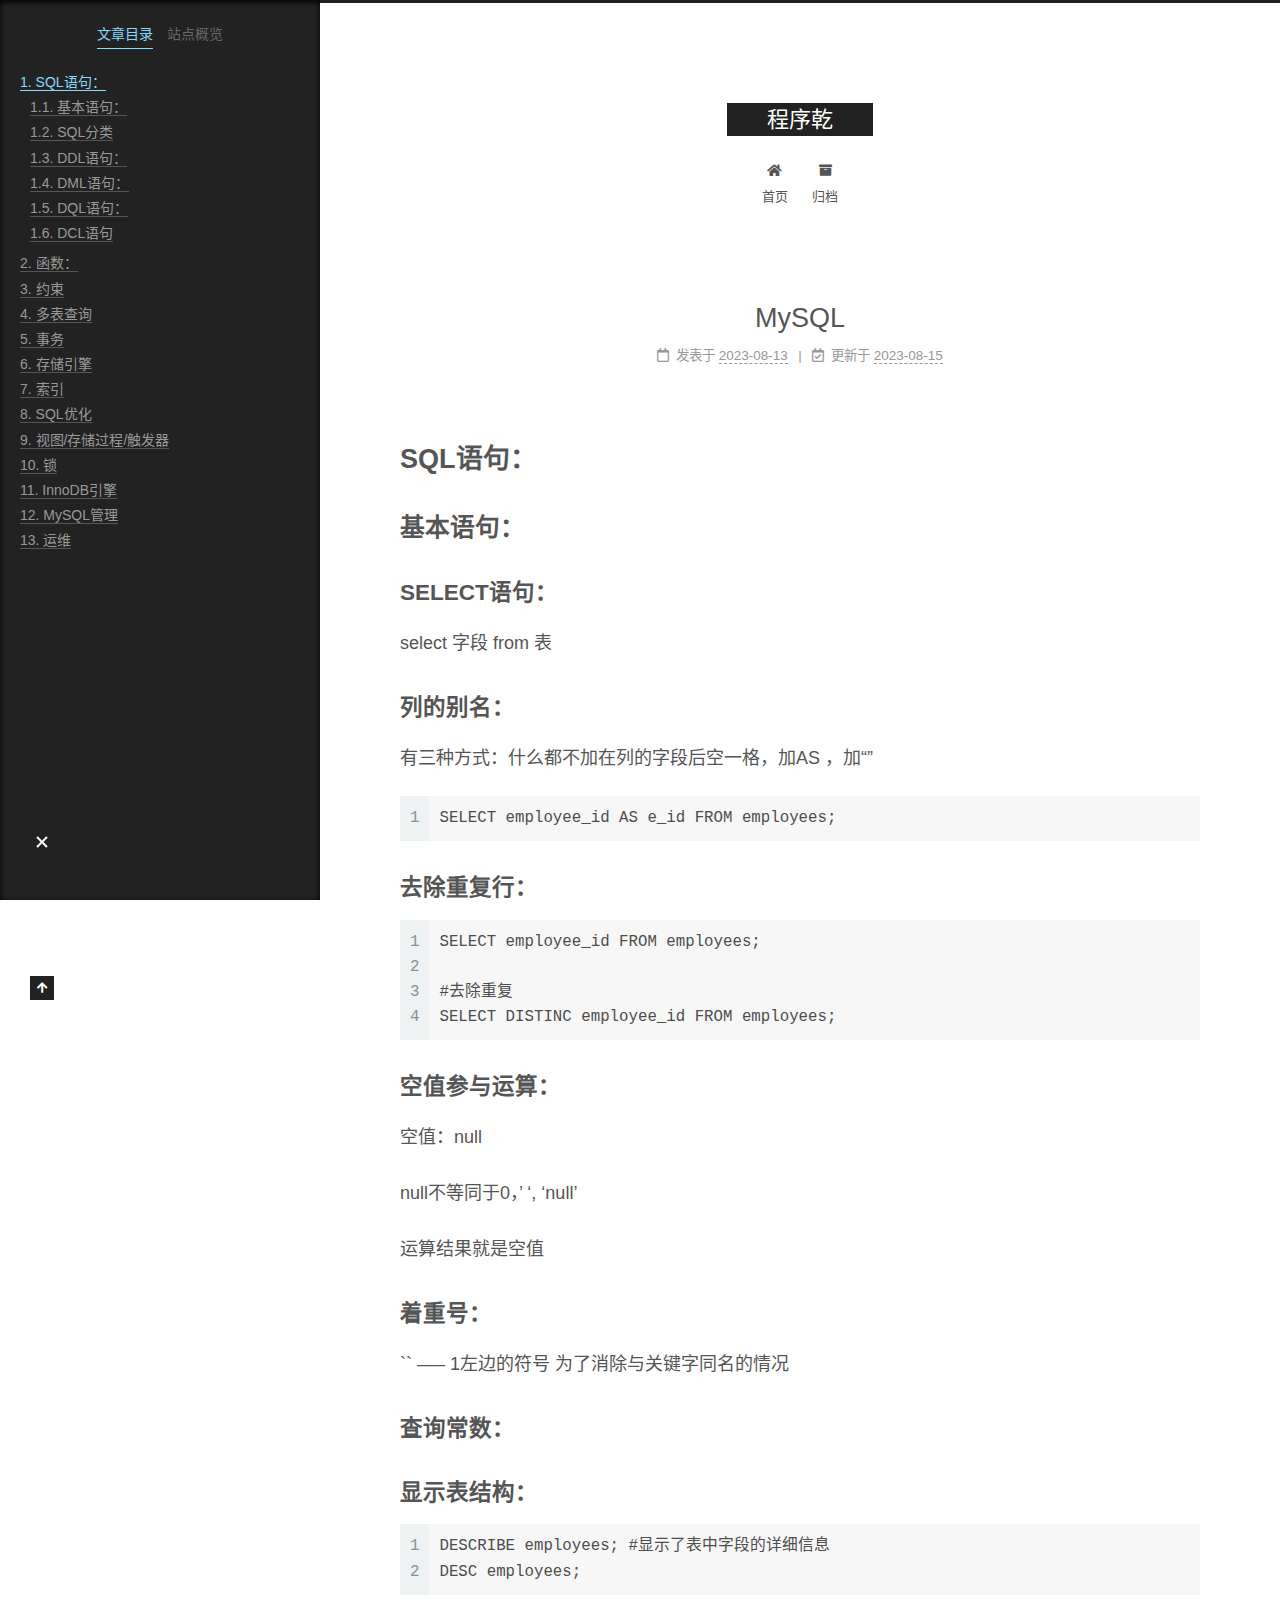
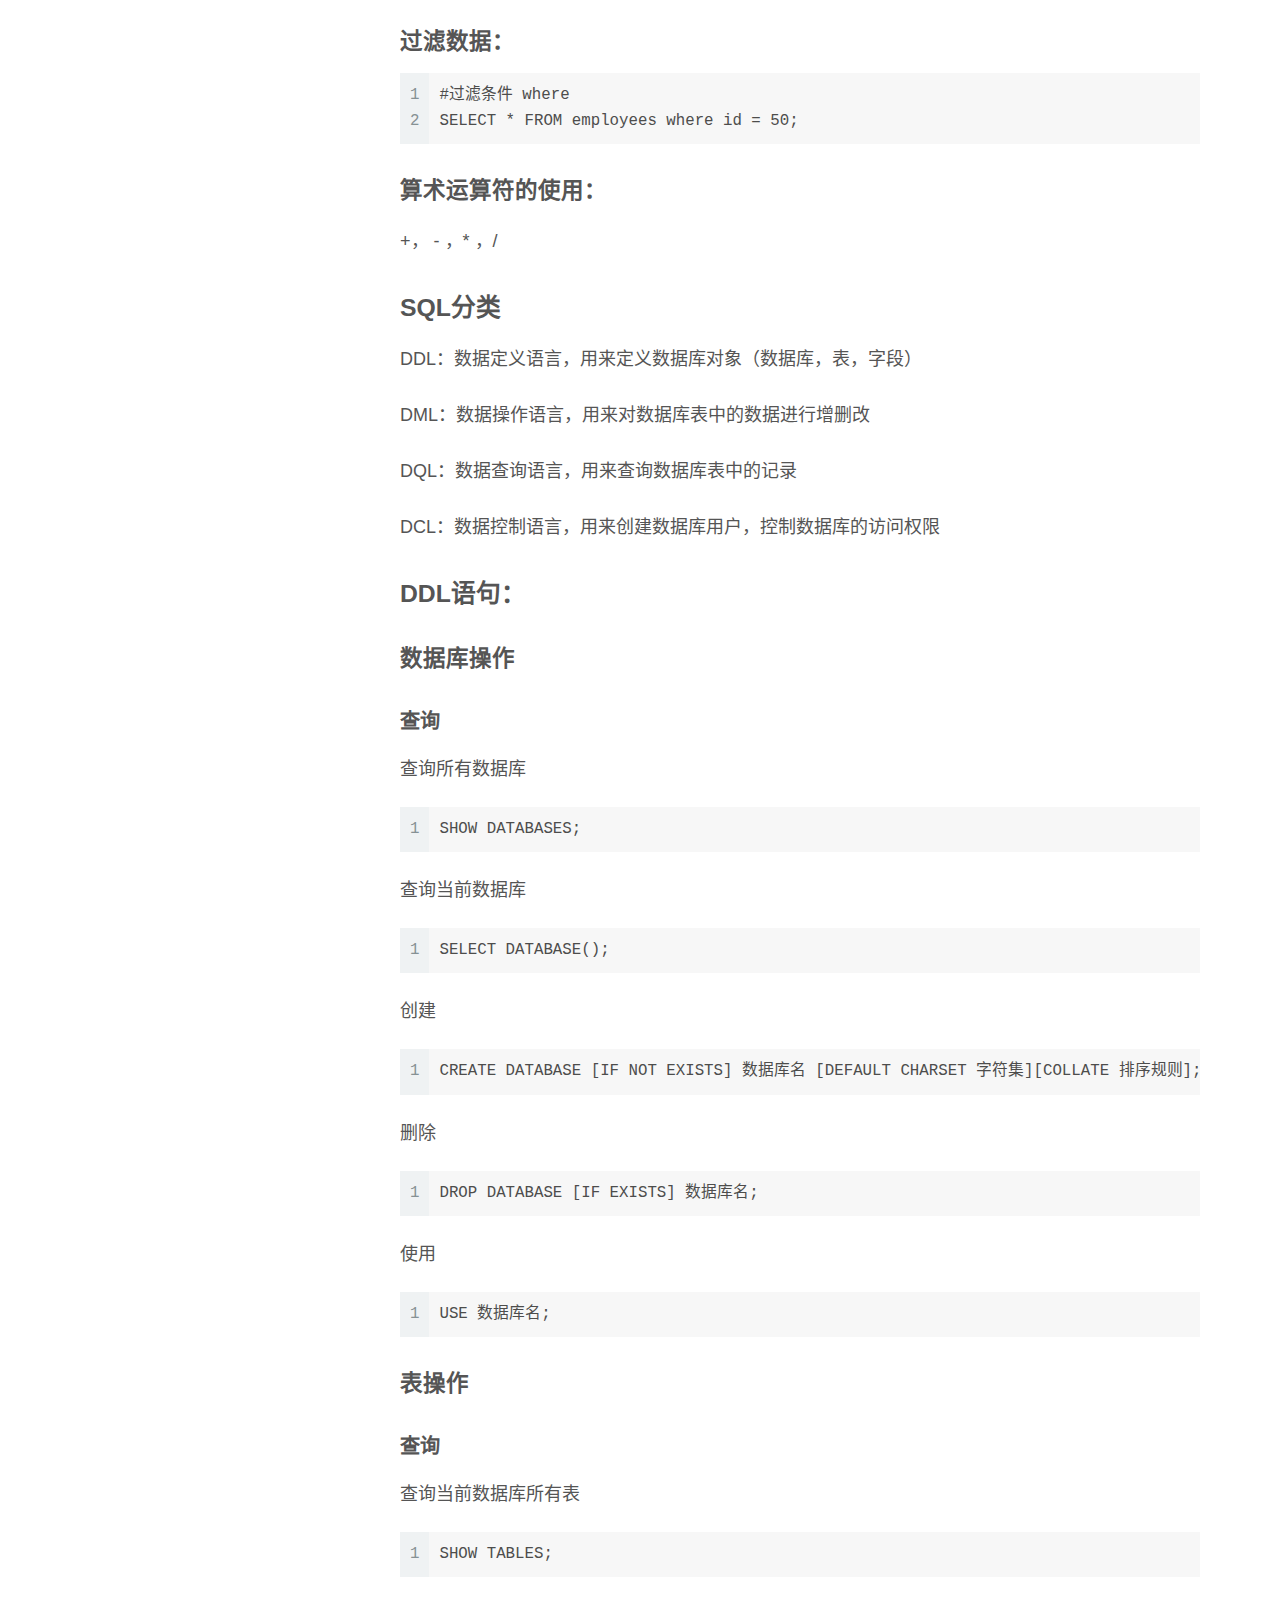
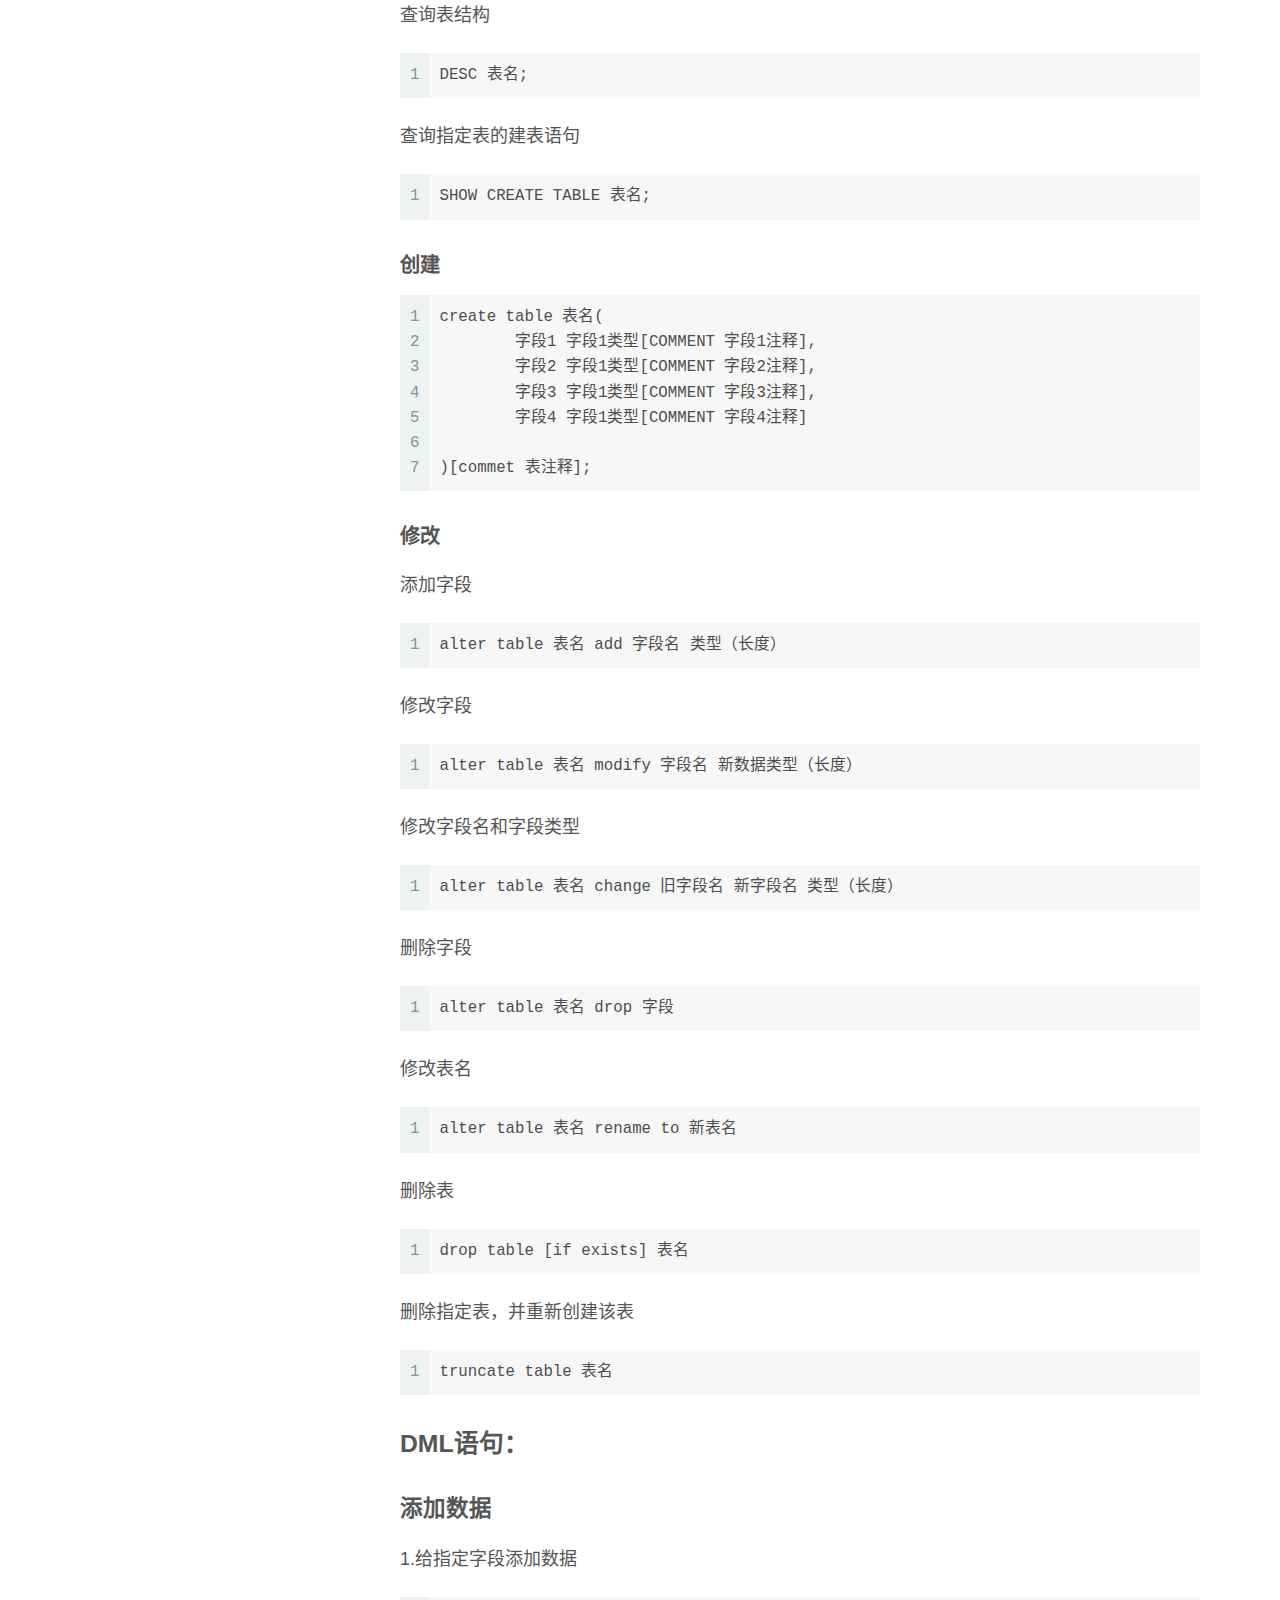
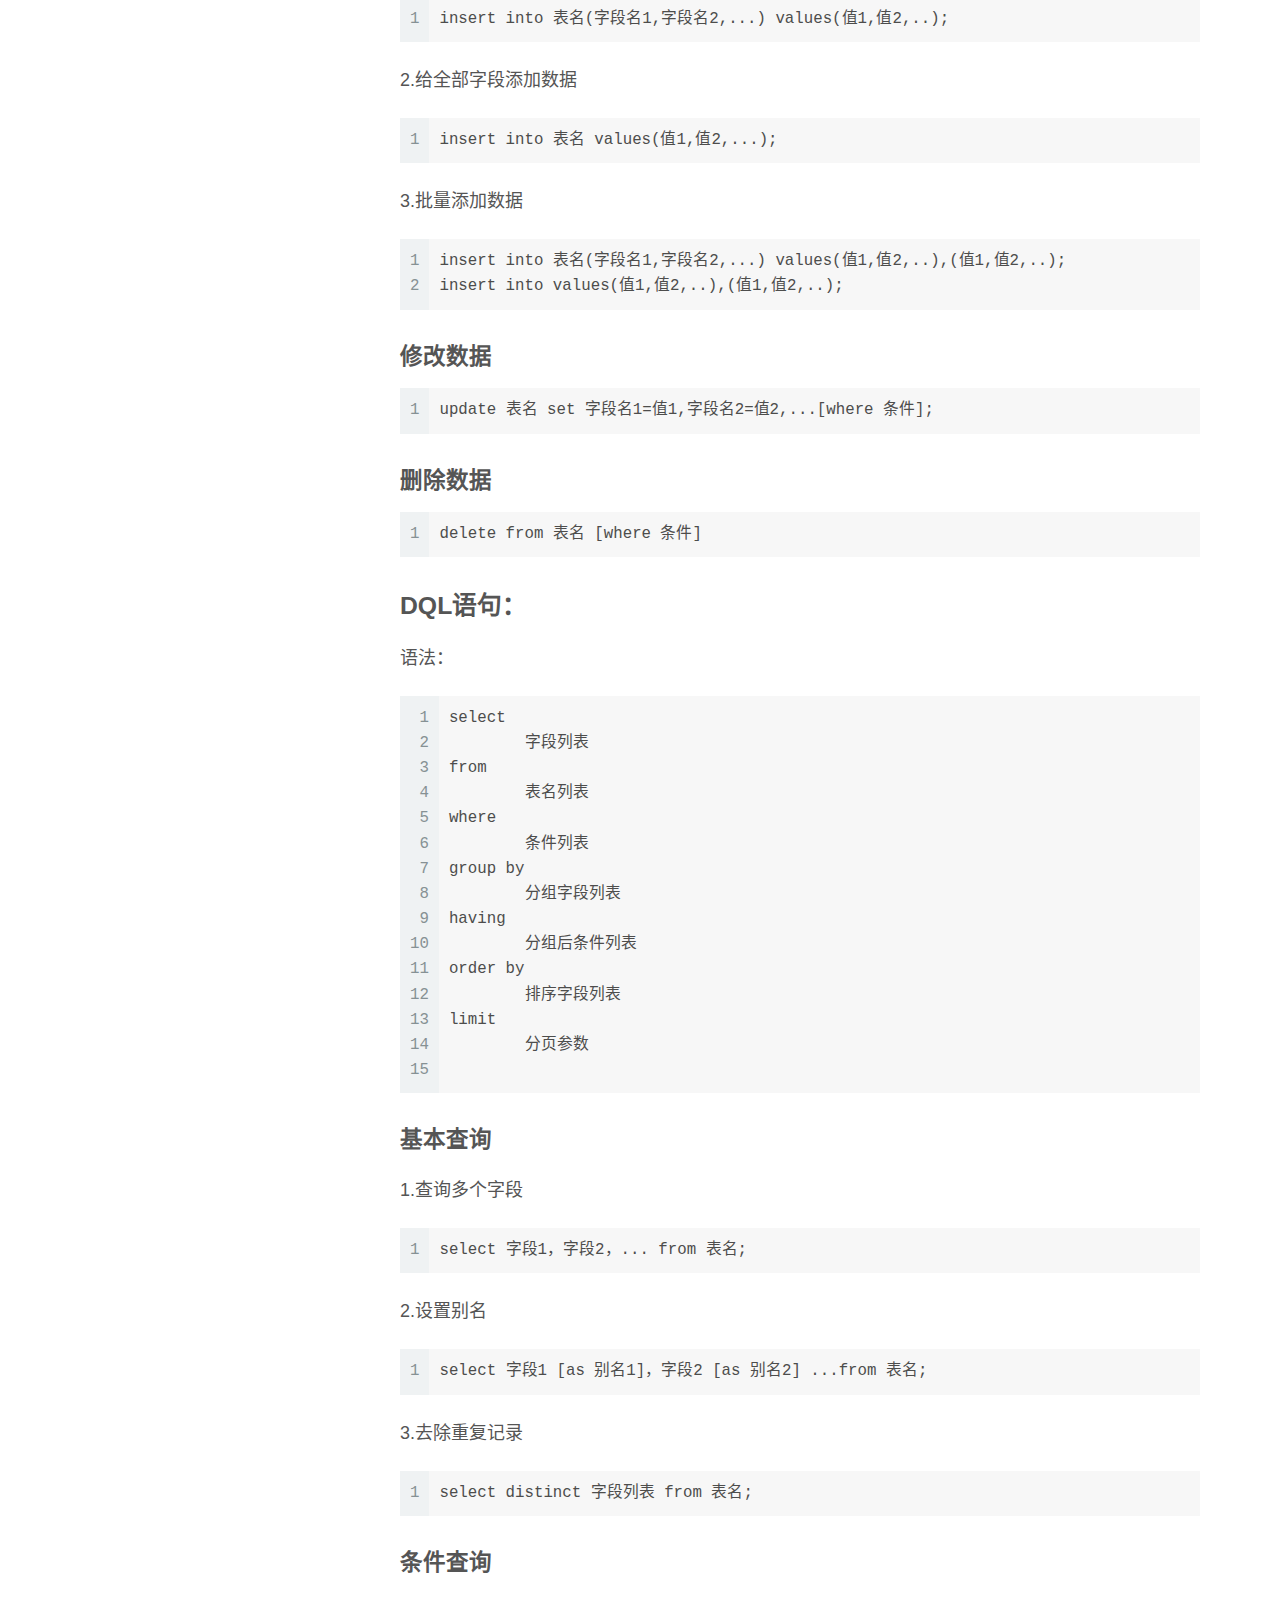
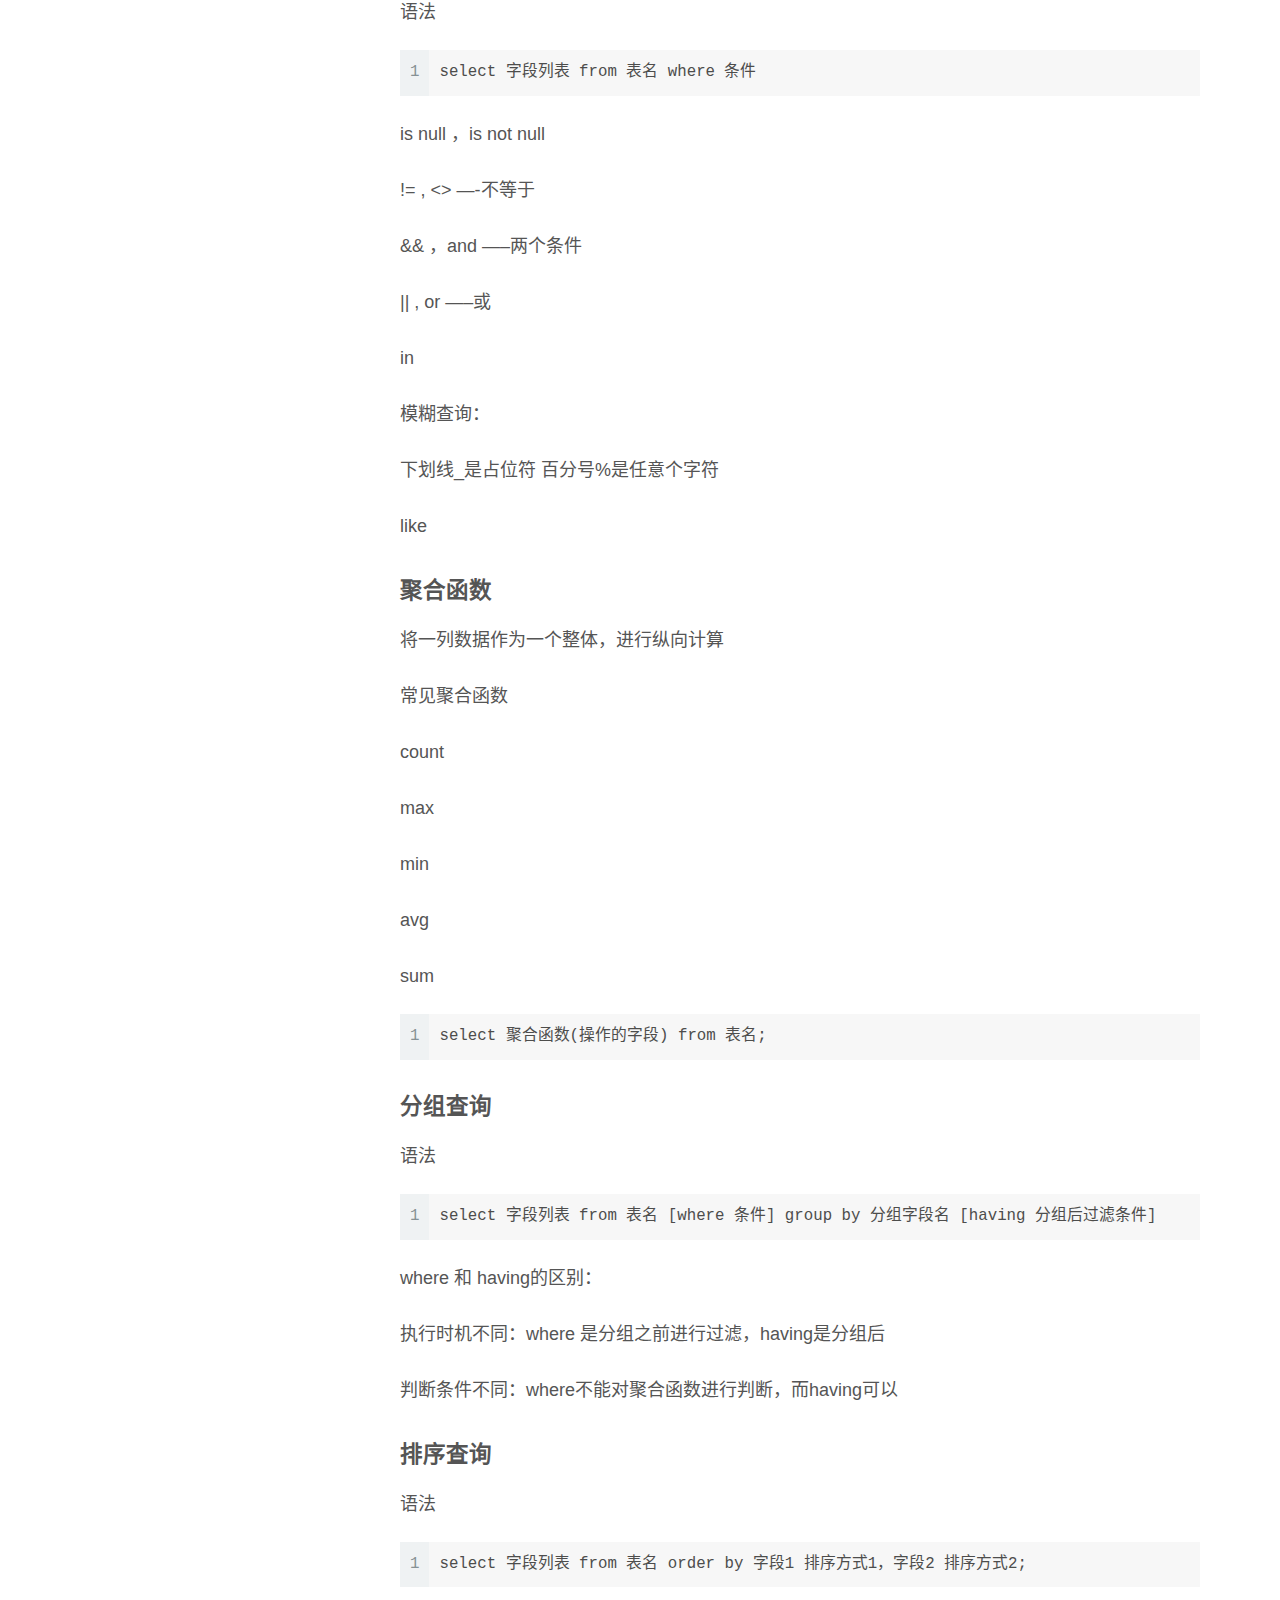
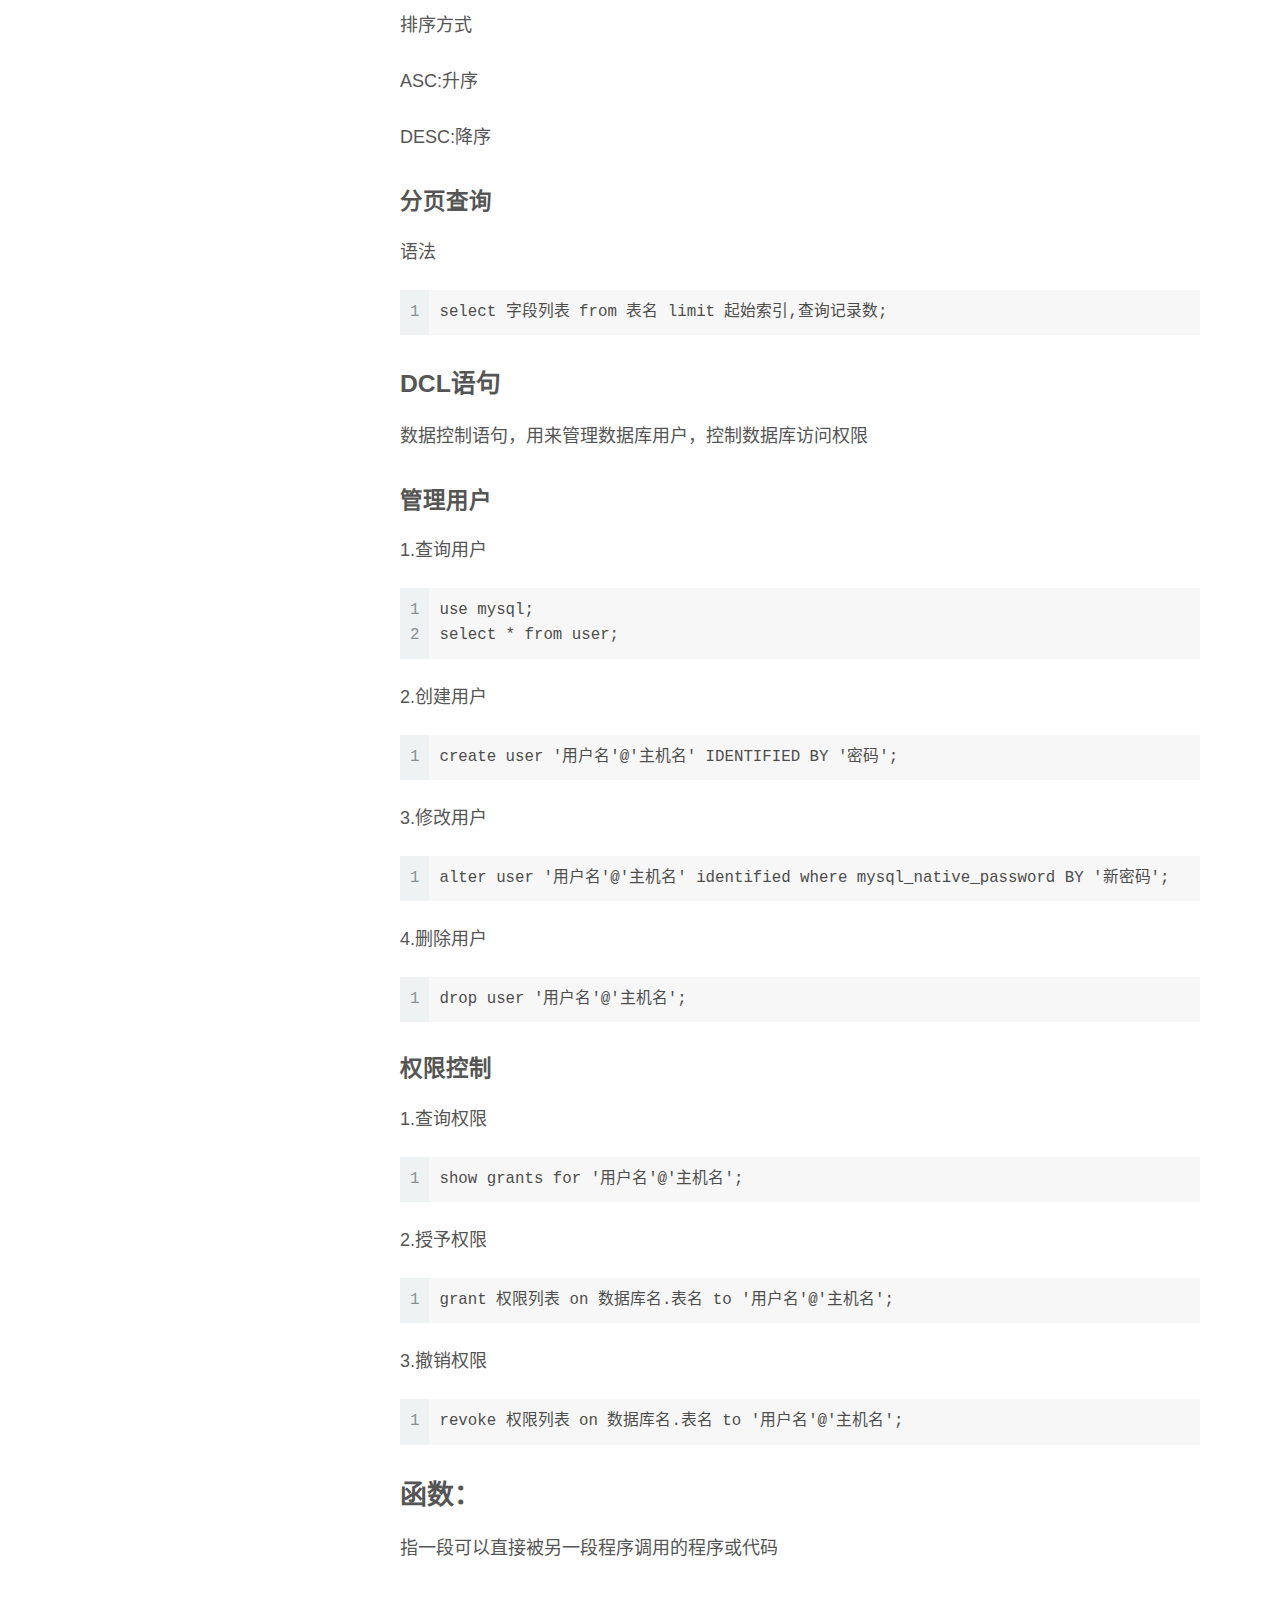
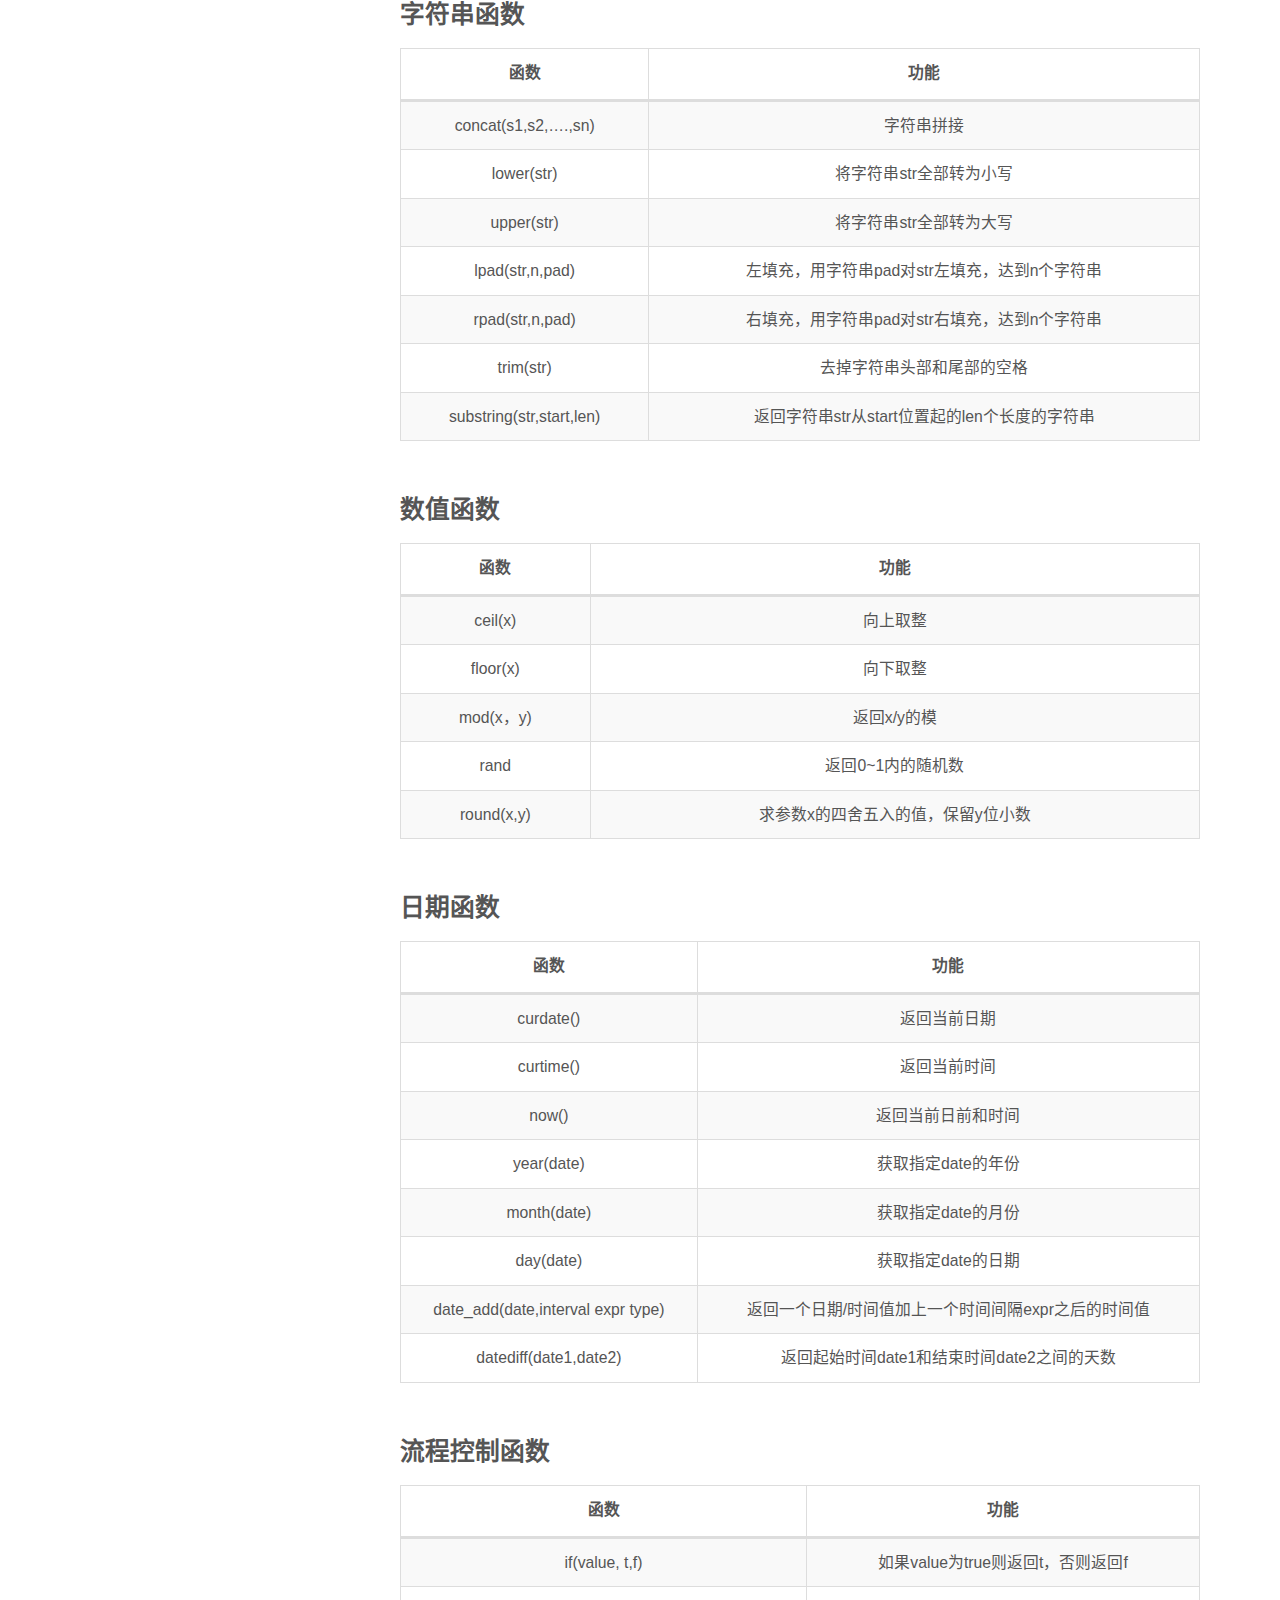
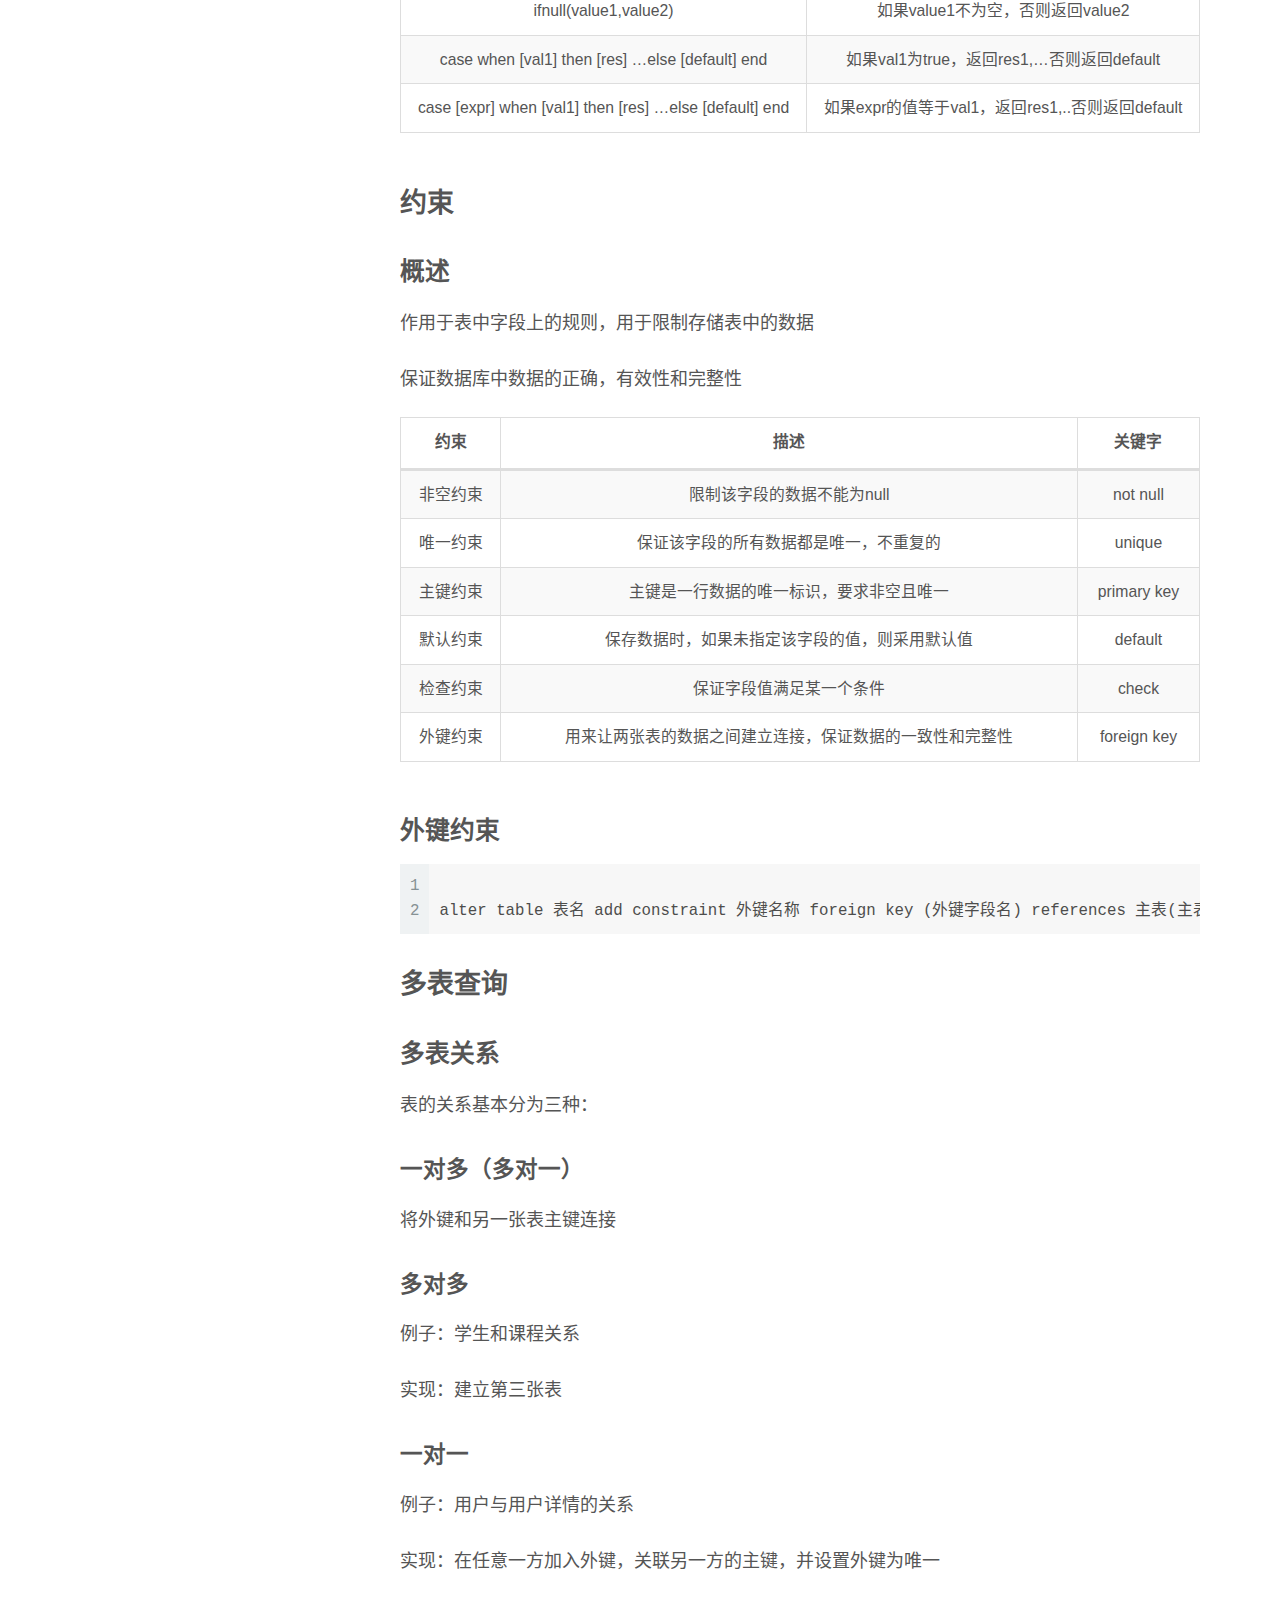
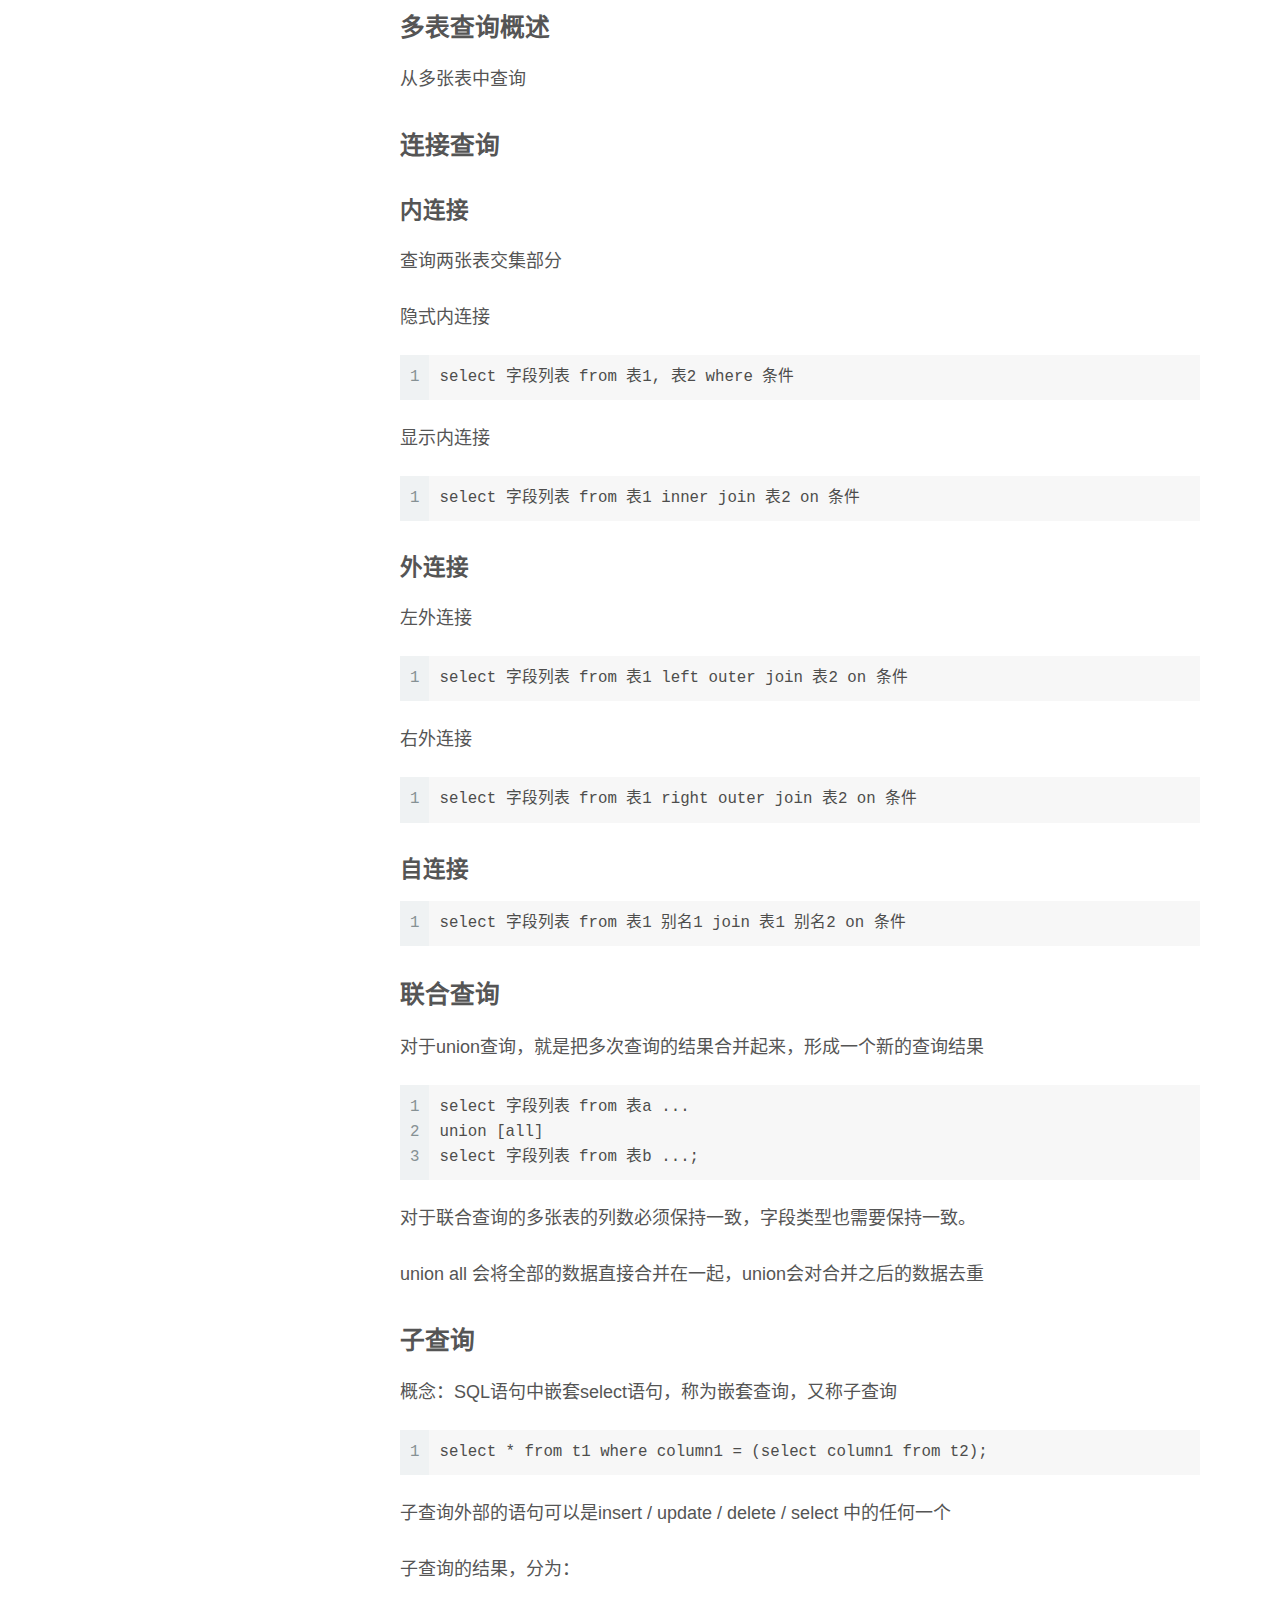
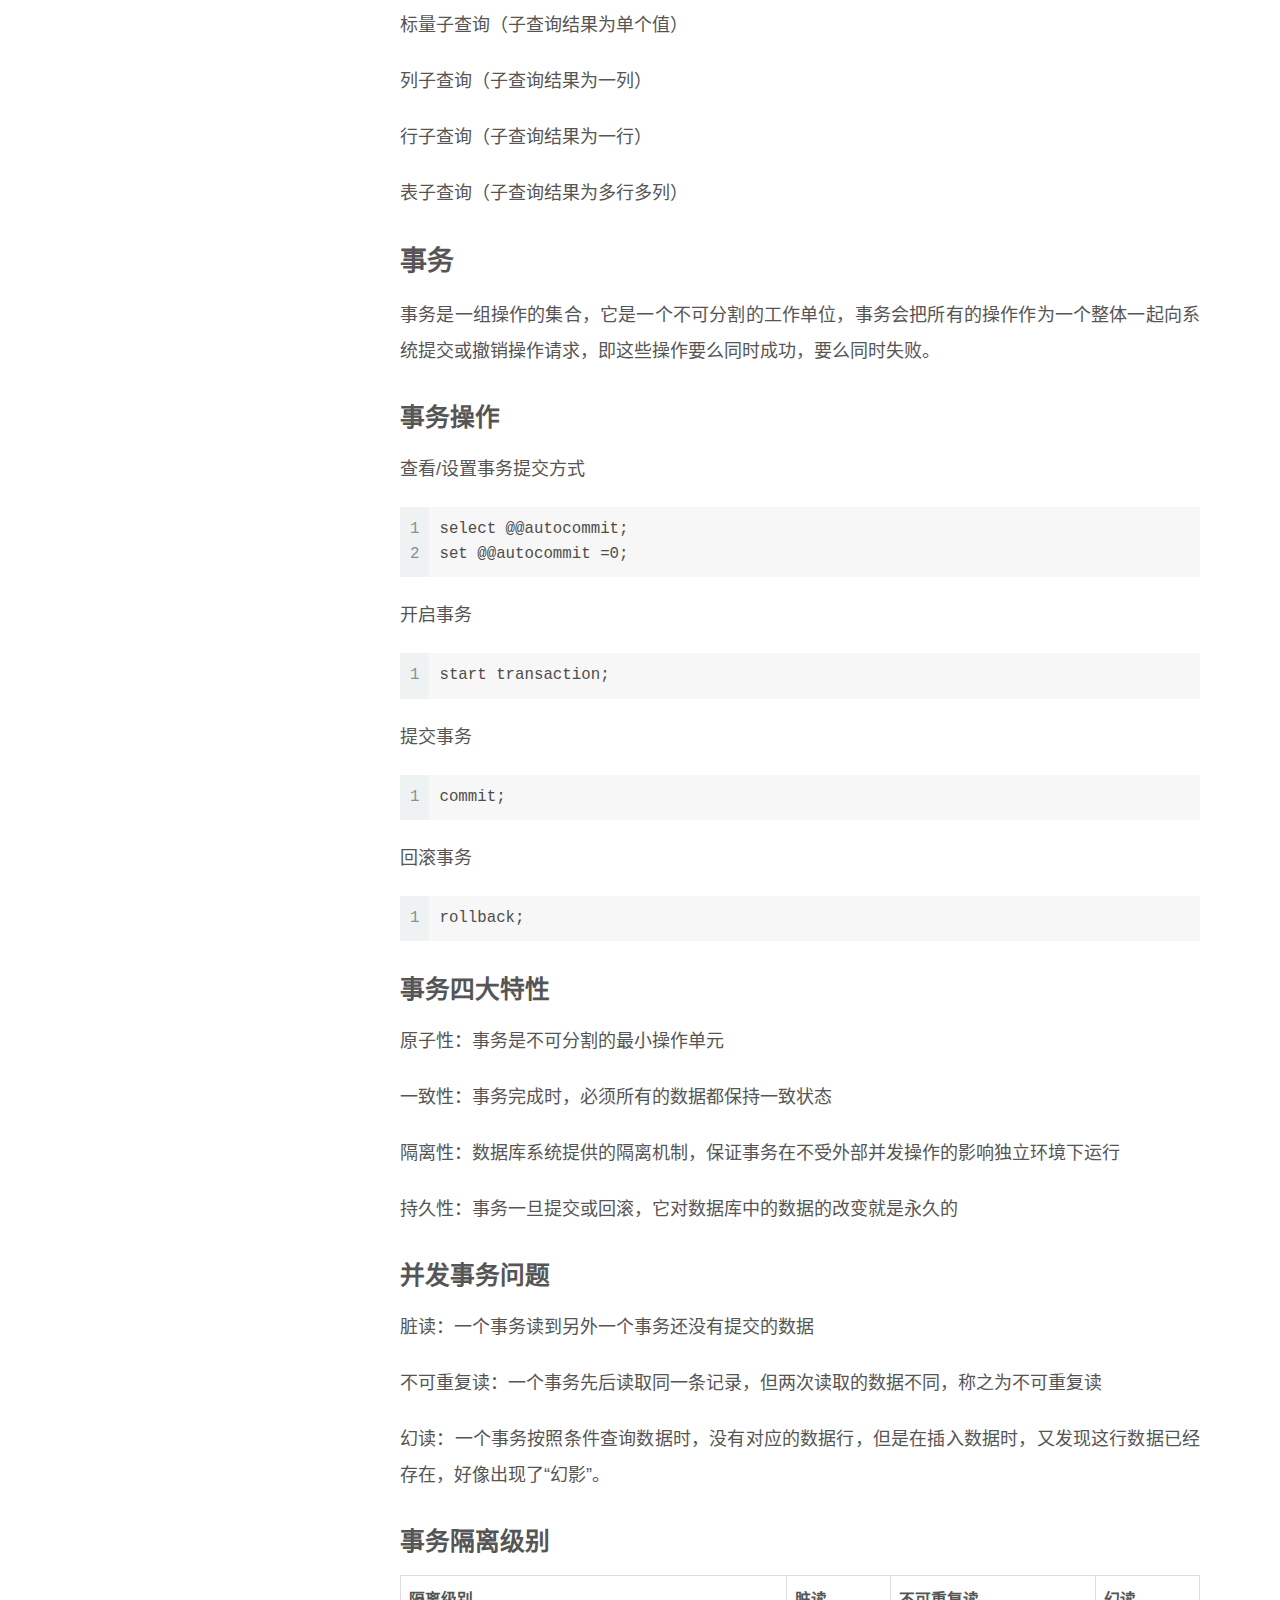
<file: 2023/08/13/SQL语句/index.html>
<!DOCTYPE html>
<html lang="zh-CN">
<head>
  <meta charset="UTF-8">
<meta name="viewport" content="width=device-width, initial-scale=1, maximum-scale=2">
<meta name="theme-color" content="#222">
<meta name="generator" content="Hexo 6.3.0">
  <link rel="apple-touch-icon" sizes="180x180" href="/images/apple-touch-icon-next.png">
  <link rel="icon" type="image/png" sizes="32x32" href="/images/favicon-32x32-next.png">
  <link rel="icon" type="image/png" sizes="16x16" href="/images/favicon-16x16-next.png">
  <link rel="mask-icon" href="/images/logo.svg" color="#222">

<link rel="stylesheet" href="/css/main.css">


<link rel="stylesheet" href="/lib/font-awesome/css/all.min.css">

<script id="hexo-configurations">
    var NexT = window.NexT || {};
    var CONFIG = {"hostname":"example.com","root":"/","scheme":"Muse","version":"7.8.0","exturl":false,"sidebar":{"position":"left","display":"post","padding":18,"offset":12,"onmobile":false},"copycode":{"enable":false,"show_result":false,"style":null},"back2top":{"enable":true,"sidebar":false,"scrollpercent":false},"bookmark":{"enable":false,"color":"#222","save":"auto"},"fancybox":false,"mediumzoom":false,"lazyload":false,"pangu":false,"comments":{"style":"tabs","active":null,"storage":true,"lazyload":false,"nav":null},"algolia":{"hits":{"per_page":10},"labels":{"input_placeholder":"Search for Posts","hits_empty":"We didn't find any results for the search: ${query}","hits_stats":"${hits} results found in ${time} ms"}},"localsearch":{"enable":false,"trigger":"auto","top_n_per_article":1,"unescape":false,"preload":false},"motion":{"enable":true,"async":false,"transition":{"post_block":"fadeIn","post_header":"slideDownIn","post_body":"slideDownIn","coll_header":"slideLeftIn","sidebar":"slideUpIn"}}};
  </script>

  <meta name="description" content="SQL语句：基本语句：SELECT语句：select  字段 from 表 列的别名：有三种方式：什么都不加在列的字段后空一格，加AS ，加“” 1SELECT employee_id AS e_id FROM employees;  去除重复行：1234SELECT employee_id FROM employees;#去除重复SELECT DISTINC employee_id FROM e">
<meta property="og:type" content="article">
<meta property="og:title" content="MySQL">
<meta property="og:url" content="http://example.com/2023/08/13/SQL%E8%AF%AD%E5%8F%A5/index.html">
<meta property="og:site_name" content="程序乾">
<meta property="og:description" content="SQL语句：基本语句：SELECT语句：select  字段 from 表 列的别名：有三种方式：什么都不加在列的字段后空一格，加AS ，加“” 1SELECT employee_id AS e_id FROM employees;  去除重复行：1234SELECT employee_id FROM employees;#去除重复SELECT DISTINC employee_id FROM e">
<meta property="og:locale" content="zh_CN">
<meta property="og:image" content="http://example.com/2023/08/13/SQL%E8%AF%AD%E5%8F%A5/%E5%9B%BE%E7%89%87/image-20220729154511649.png">
<meta property="og:image" content="http://example.com/2023/08/13/SQL%E8%AF%AD%E5%8F%A5/%E5%9B%BE%E7%89%87/image-20220729162125455.png">
<meta property="og:image" content="http://example.com/2023/08/13/SQL%E8%AF%AD%E5%8F%A5/%E5%9B%BE%E7%89%87/image-20220729162534758.png">
<meta property="og:image" content="http://example.com/2023/08/13/SQL%E8%AF%AD%E5%8F%A5/%E5%9B%BE%E7%89%87/image-20220729162645274.png">
<meta property="og:image" content="http://example.com/2023/08/13/SQL%E8%AF%AD%E5%8F%A5/%E5%9B%BE%E7%89%87/image-20220729203238888.png">
<meta property="og:image" content="http://example.com/2023/08/13/SQL%E8%AF%AD%E5%8F%A5/%E5%9B%BE%E7%89%87/image-20220730125527750.png">
<meta property="og:image" content="http://example.com/2023/08/13/SQL%E8%AF%AD%E5%8F%A5/%E5%9B%BE%E7%89%87/image-20220730220458786.png">
<meta property="og:image" content="http://example.com/2023/08/13/SQL%E8%AF%AD%E5%8F%A5/%E5%9B%BE%E7%89%87/image-20220730221717911.png">
<meta property="article:published_time" content="2023-08-13T15:48:48.303Z">
<meta property="article:modified_time" content="2023-08-14T16:10:21.838Z">
<meta property="article:author" content="乾">
<meta name="twitter:card" content="summary">
<meta name="twitter:image" content="http://example.com/2023/08/13/SQL%E8%AF%AD%E5%8F%A5/%E5%9B%BE%E7%89%87/image-20220729154511649.png">

<link rel="canonical" href="http://example.com/2023/08/13/SQL%E8%AF%AD%E5%8F%A5/">


<script id="page-configurations">
  // https://hexo.io/docs/variables.html
  CONFIG.page = {
    sidebar: "",
    isHome : false,
    isPost : true,
    lang   : 'zh-CN'
  };
</script>

  <title>MySQL | 程序乾</title>
  






  <noscript>
  <style>
  .use-motion .brand,
  .use-motion .menu-item,
  .sidebar-inner,
  .use-motion .post-block,
  .use-motion .pagination,
  .use-motion .comments,
  .use-motion .post-header,
  .use-motion .post-body,
  .use-motion .collection-header { opacity: initial; }

  .use-motion .site-title,
  .use-motion .site-subtitle {
    opacity: initial;
    top: initial;
  }

  .use-motion .logo-line-before i { left: initial; }
  .use-motion .logo-line-after i { right: initial; }
  </style>
</noscript>

</head>

<body itemscope itemtype="http://schema.org/WebPage">
  <div class="container use-motion">
    <div class="headband"></div>

    <header class="header" itemscope itemtype="http://schema.org/WPHeader">
      <div class="header-inner"><div class="site-brand-container">
  <div class="site-nav-toggle">
    <div class="toggle" aria-label="切换导航栏">
      <span class="toggle-line toggle-line-first"></span>
      <span class="toggle-line toggle-line-middle"></span>
      <span class="toggle-line toggle-line-last"></span>
    </div>
  </div>

  <div class="site-meta">

    <a href="/" class="brand" rel="start">
      <span class="logo-line-before"><i></i></span>
      <h1 class="site-title">程序乾</h1>
      <span class="logo-line-after"><i></i></span>
    </a>
  </div>

  <div class="site-nav-right">
    <div class="toggle popup-trigger">
    </div>
  </div>
</div>




<nav class="site-nav">
  <ul id="menu" class="main-menu menu">
        <li class="menu-item menu-item-home">

    <a href="/" rel="section"><i class="fa fa-home fa-fw"></i>首页</a>

  </li>
        <li class="menu-item menu-item-archives">

    <a href="/archives/" rel="section"><i class="fa fa-archive fa-fw"></i>归档</a>

  </li>
  </ul>
</nav>




</div>
    </header>

    
  <div class="back-to-top">
    <i class="fa fa-arrow-up"></i>
    <span>0%</span>
  </div>


    <main class="main">
      <div class="main-inner">
        <div class="content-wrap">
          

          <div class="content post posts-expand">
            

    
  
  
  <article itemscope itemtype="http://schema.org/Article" class="post-block" lang="zh-CN">
    <link itemprop="mainEntityOfPage" href="http://example.com/2023/08/13/SQL%E8%AF%AD%E5%8F%A5/">

    <span hidden itemprop="author" itemscope itemtype="http://schema.org/Person">
      <meta itemprop="image" content="/images/avatar.gif">
      <meta itemprop="name" content="乾">
      <meta itemprop="description" content="写一个赚乾的程序">
    </span>

    <span hidden itemprop="publisher" itemscope itemtype="http://schema.org/Organization">
      <meta itemprop="name" content="程序乾">
    </span>
      <header class="post-header">
        <h1 class="post-title" itemprop="name headline">
          MySQL
        </h1>

        <div class="post-meta">
            <span class="post-meta-item">
              <span class="post-meta-item-icon">
                <i class="far fa-calendar"></i>
              </span>
              <span class="post-meta-item-text">发表于</span>

              <time title="创建时间：2023-08-13 23:48:48" itemprop="dateCreated datePublished" datetime="2023-08-13T23:48:48+08:00">2023-08-13</time>
            </span>
              <span class="post-meta-item">
                <span class="post-meta-item-icon">
                  <i class="far fa-calendar-check"></i>
                </span>
                <span class="post-meta-item-text">更新于</span>
                <time title="修改时间：2023-08-15 00:10:21" itemprop="dateModified" datetime="2023-08-15T00:10:21+08:00">2023-08-15</time>
              </span>

          

        </div>
      </header>

    
    
    
    <div class="post-body" itemprop="articleBody">

      
        <h1 id="SQL语句："><a href="#SQL语句：" class="headerlink" title="SQL语句："></a>SQL语句：</h1><h2 id="基本语句："><a href="#基本语句：" class="headerlink" title="基本语句："></a>基本语句：</h2><h3 id="SELECT语句："><a href="#SELECT语句：" class="headerlink" title="SELECT语句："></a>SELECT语句：</h3><p>select  字段 from 表</p>
<h3 id="列的别名："><a href="#列的别名：" class="headerlink" title="列的别名："></a>列的别名：</h3><p>有三种方式：什么都不加在列的字段后空一格，加AS ，加“”</p>
<figure class="highlight plaintext"><table><tr><td class="gutter"><pre><span class="line">1</span><br></pre></td><td class="code"><pre><span class="line">SELECT employee_id AS e_id FROM employees;</span><br></pre></td></tr></table></figure>

<h3 id="去除重复行："><a href="#去除重复行：" class="headerlink" title="去除重复行："></a>去除重复行：</h3><figure class="highlight plaintext"><table><tr><td class="gutter"><pre><span class="line">1</span><br><span class="line">2</span><br><span class="line">3</span><br><span class="line">4</span><br></pre></td><td class="code"><pre><span class="line">SELECT employee_id FROM employees;</span><br><span class="line"></span><br><span class="line">#去除重复</span><br><span class="line">SELECT DISTINC employee_id FROM employees;</span><br></pre></td></tr></table></figure>

<h3 id="空值参与运算："><a href="#空值参与运算：" class="headerlink" title="空值参与运算："></a>空值参与运算：</h3><p>空值：null</p>
<p>null不等同于0，’ ‘, ‘null’</p>
<p>运算结果就是空值</p>
<h3 id="着重号："><a href="#着重号：" class="headerlink" title="着重号："></a>着重号：</h3><p>&#96;&#96;   —– 1左边的符号  为了消除与关键字同名的情况</p>
<h3 id="查询常数："><a href="#查询常数：" class="headerlink" title="查询常数："></a>查询常数：</h3><h3 id="显示表结构："><a href="#显示表结构：" class="headerlink" title="显示表结构："></a>显示表结构：</h3><figure class="highlight plaintext"><table><tr><td class="gutter"><pre><span class="line">1</span><br><span class="line">2</span><br></pre></td><td class="code"><pre><span class="line">DESCRIBE employees; #显示了表中字段的详细信息</span><br><span class="line">DESC employees;</span><br></pre></td></tr></table></figure>

<h3 id="过滤数据："><a href="#过滤数据：" class="headerlink" title="过滤数据："></a>过滤数据：</h3><figure class="highlight plaintext"><table><tr><td class="gutter"><pre><span class="line">1</span><br><span class="line">2</span><br></pre></td><td class="code"><pre><span class="line">#过滤条件 where</span><br><span class="line">SELECT * FROM employees where id = 50;</span><br></pre></td></tr></table></figure>

<h3 id="算术运算符的使用："><a href="#算术运算符的使用：" class="headerlink" title="算术运算符的使用："></a>算术运算符的使用：</h3><p>+， - ，* ，&#x2F;</p>
<h2 id="SQL分类"><a href="#SQL分类" class="headerlink" title="SQL分类"></a>SQL分类</h2><p>DDL：数据定义语言，用来定义数据库对象（数据库，表，字段）</p>
<p>DML：数据操作语言，用来对数据库表中的数据进行增删改</p>
<p>DQL：数据查询语言，用来查询数据库表中的记录</p>
<p>DCL：数据控制语言，用来创建数据库用户，控制数据库的访问权限</p>
<h2 id="DDL语句："><a href="#DDL语句：" class="headerlink" title="DDL语句："></a>DDL语句：</h2><h3 id="数据库操作"><a href="#数据库操作" class="headerlink" title="数据库操作"></a>数据库操作</h3><h4 id="查询"><a href="#查询" class="headerlink" title="查询"></a>查询</h4><p>查询所有数据库</p>
<figure class="highlight plaintext"><table><tr><td class="gutter"><pre><span class="line">1</span><br></pre></td><td class="code"><pre><span class="line">SHOW DATABASES;</span><br></pre></td></tr></table></figure>

<p>查询当前数据库</p>
<figure class="highlight plaintext"><table><tr><td class="gutter"><pre><span class="line">1</span><br></pre></td><td class="code"><pre><span class="line">SELECT DATABASE();</span><br></pre></td></tr></table></figure>

<p>创建</p>
<figure class="highlight plaintext"><table><tr><td class="gutter"><pre><span class="line">1</span><br></pre></td><td class="code"><pre><span class="line">CREATE DATABASE [IF NOT EXISTS] 数据库名 [DEFAULT CHARSET 字符集][COLLATE 排序规则];</span><br></pre></td></tr></table></figure>

<p>删除</p>
<figure class="highlight plaintext"><table><tr><td class="gutter"><pre><span class="line">1</span><br></pre></td><td class="code"><pre><span class="line">DROP DATABASE [IF EXISTS] 数据库名;</span><br></pre></td></tr></table></figure>

<p>使用</p>
<figure class="highlight plaintext"><table><tr><td class="gutter"><pre><span class="line">1</span><br></pre></td><td class="code"><pre><span class="line">USE 数据库名;</span><br></pre></td></tr></table></figure>

<h3 id="表操作"><a href="#表操作" class="headerlink" title="表操作"></a>表操作</h3><h4 id="查询-1"><a href="#查询-1" class="headerlink" title="查询"></a>查询</h4><p>查询当前数据库所有表</p>
<figure class="highlight plaintext"><table><tr><td class="gutter"><pre><span class="line">1</span><br></pre></td><td class="code"><pre><span class="line">SHOW TABLES;</span><br></pre></td></tr></table></figure>

<p>查询表结构</p>
<figure class="highlight plaintext"><table><tr><td class="gutter"><pre><span class="line">1</span><br></pre></td><td class="code"><pre><span class="line">DESC 表名;</span><br></pre></td></tr></table></figure>

<p>查询指定表的建表语句</p>
<figure class="highlight plaintext"><table><tr><td class="gutter"><pre><span class="line">1</span><br></pre></td><td class="code"><pre><span class="line">SHOW CREATE TABLE 表名;</span><br></pre></td></tr></table></figure>

<h4 id="创建"><a href="#创建" class="headerlink" title="创建"></a>创建</h4><figure class="highlight plaintext"><table><tr><td class="gutter"><pre><span class="line">1</span><br><span class="line">2</span><br><span class="line">3</span><br><span class="line">4</span><br><span class="line">5</span><br><span class="line">6</span><br><span class="line">7</span><br></pre></td><td class="code"><pre><span class="line">create table 表名(</span><br><span class="line">	字段1 字段1类型[COMMENT 字段1注释],</span><br><span class="line">	字段2 字段1类型[COMMENT 字段2注释],</span><br><span class="line">	字段3 字段1类型[COMMENT 字段3注释],</span><br><span class="line">	字段4 字段1类型[COMMENT 字段4注释]</span><br><span class="line">	</span><br><span class="line">)[commet 表注释];</span><br></pre></td></tr></table></figure>

<h4 id="修改"><a href="#修改" class="headerlink" title="修改"></a>修改</h4><p>添加字段</p>
<figure class="highlight plaintext"><table><tr><td class="gutter"><pre><span class="line">1</span><br></pre></td><td class="code"><pre><span class="line">alter table 表名 add 字段名 类型（长度）</span><br></pre></td></tr></table></figure>

<p>修改字段</p>
<figure class="highlight plaintext"><table><tr><td class="gutter"><pre><span class="line">1</span><br></pre></td><td class="code"><pre><span class="line">alter table 表名 modify 字段名 新数据类型（长度）</span><br></pre></td></tr></table></figure>

<p>修改字段名和字段类型</p>
<figure class="highlight plaintext"><table><tr><td class="gutter"><pre><span class="line">1</span><br></pre></td><td class="code"><pre><span class="line">alter table 表名 change 旧字段名 新字段名 类型（长度）</span><br></pre></td></tr></table></figure>

<p>删除字段</p>
<figure class="highlight plaintext"><table><tr><td class="gutter"><pre><span class="line">1</span><br></pre></td><td class="code"><pre><span class="line">alter table 表名 drop 字段</span><br></pre></td></tr></table></figure>

<p>修改表名</p>
<figure class="highlight plaintext"><table><tr><td class="gutter"><pre><span class="line">1</span><br></pre></td><td class="code"><pre><span class="line">alter table 表名 rename to 新表名</span><br></pre></td></tr></table></figure>

<p>删除表</p>
<figure class="highlight plaintext"><table><tr><td class="gutter"><pre><span class="line">1</span><br></pre></td><td class="code"><pre><span class="line">drop table [if exists] 表名</span><br></pre></td></tr></table></figure>

<p>删除指定表，并重新创建该表</p>
<figure class="highlight plaintext"><table><tr><td class="gutter"><pre><span class="line">1</span><br></pre></td><td class="code"><pre><span class="line">truncate table 表名</span><br></pre></td></tr></table></figure>

<h2 id="DML语句："><a href="#DML语句：" class="headerlink" title="DML语句："></a>DML语句：</h2><h3 id="添加数据"><a href="#添加数据" class="headerlink" title="添加数据"></a>添加数据</h3><p>1.给指定字段添加数据</p>
<figure class="highlight plaintext"><table><tr><td class="gutter"><pre><span class="line">1</span><br></pre></td><td class="code"><pre><span class="line">insert into 表名(字段名1,字段名2,...) values(值1,值2,..);</span><br></pre></td></tr></table></figure>

<p>2.给全部字段添加数据</p>
<figure class="highlight plaintext"><table><tr><td class="gutter"><pre><span class="line">1</span><br></pre></td><td class="code"><pre><span class="line">insert into 表名 values(值1,值2,...);</span><br></pre></td></tr></table></figure>

<p>3.批量添加数据</p>
<figure class="highlight plaintext"><table><tr><td class="gutter"><pre><span class="line">1</span><br><span class="line">2</span><br></pre></td><td class="code"><pre><span class="line">insert into 表名(字段名1,字段名2,...) values(值1,值2,..),(值1,值2,..);</span><br><span class="line">insert into values(值1,值2,..),(值1,值2,..);</span><br></pre></td></tr></table></figure>

<h3 id="修改数据"><a href="#修改数据" class="headerlink" title="修改数据"></a>修改数据</h3><figure class="highlight plaintext"><table><tr><td class="gutter"><pre><span class="line">1</span><br></pre></td><td class="code"><pre><span class="line">update 表名 set 字段名1=值1,字段名2=值2,...[where 条件];</span><br></pre></td></tr></table></figure>

<h3 id="删除数据"><a href="#删除数据" class="headerlink" title="删除数据"></a>删除数据</h3><figure class="highlight plaintext"><table><tr><td class="gutter"><pre><span class="line">1</span><br></pre></td><td class="code"><pre><span class="line">delete from 表名 [where 条件]</span><br></pre></td></tr></table></figure>

<h2 id="DQL语句："><a href="#DQL语句：" class="headerlink" title="DQL语句："></a>DQL语句：</h2><p>语法：</p>
<figure class="highlight plaintext"><table><tr><td class="gutter"><pre><span class="line">1</span><br><span class="line">2</span><br><span class="line">3</span><br><span class="line">4</span><br><span class="line">5</span><br><span class="line">6</span><br><span class="line">7</span><br><span class="line">8</span><br><span class="line">9</span><br><span class="line">10</span><br><span class="line">11</span><br><span class="line">12</span><br><span class="line">13</span><br><span class="line">14</span><br><span class="line">15</span><br></pre></td><td class="code"><pre><span class="line">select</span><br><span class="line">	字段列表</span><br><span class="line">from</span><br><span class="line">	表名列表</span><br><span class="line">where</span><br><span class="line">	条件列表</span><br><span class="line">group by</span><br><span class="line">	分组字段列表</span><br><span class="line">having</span><br><span class="line">	分组后条件列表</span><br><span class="line">order by</span><br><span class="line">	排序字段列表</span><br><span class="line">limit</span><br><span class="line">	分页参数</span><br><span class="line"></span><br></pre></td></tr></table></figure>

<h3 id="基本查询"><a href="#基本查询" class="headerlink" title="基本查询"></a>基本查询</h3><p>1.查询多个字段</p>
<figure class="highlight plaintext"><table><tr><td class="gutter"><pre><span class="line">1</span><br></pre></td><td class="code"><pre><span class="line">select 字段1，字段2，... from 表名;</span><br></pre></td></tr></table></figure>

<p>2.设置别名</p>
<figure class="highlight plaintext"><table><tr><td class="gutter"><pre><span class="line">1</span><br></pre></td><td class="code"><pre><span class="line">select 字段1 [as 别名1]，字段2 [as 别名2] ...from 表名;</span><br></pre></td></tr></table></figure>

<p>3.去除重复记录</p>
<figure class="highlight plaintext"><table><tr><td class="gutter"><pre><span class="line">1</span><br></pre></td><td class="code"><pre><span class="line">select distinct 字段列表 from 表名;</span><br></pre></td></tr></table></figure>

<h3 id="条件查询"><a href="#条件查询" class="headerlink" title="条件查询"></a>条件查询</h3><p>语法</p>
<figure class="highlight plaintext"><table><tr><td class="gutter"><pre><span class="line">1</span><br></pre></td><td class="code"><pre><span class="line">select 字段列表 from 表名 where 条件</span><br></pre></td></tr></table></figure>

<p>is null ，is not null</p>
<p>!&#x3D; , &lt;&gt;  —-不等于</p>
<p>&amp;&amp; ，and —–两个条件</p>
<p>|| , or —–或</p>
<p>in</p>
<p>模糊查询：</p>
<p>下划线_是占位符 百分号%是任意个字符</p>
<p>like </p>
<h3 id="聚合函数"><a href="#聚合函数" class="headerlink" title="聚合函数"></a>聚合函数</h3><p>将一列数据作为一个整体，进行纵向计算</p>
<p>常见聚合函数</p>
<p>count</p>
<p>max</p>
<p>min</p>
<p>avg</p>
<p>sum</p>
<figure class="highlight plaintext"><table><tr><td class="gutter"><pre><span class="line">1</span><br></pre></td><td class="code"><pre><span class="line">select 聚合函数(操作的字段) from 表名;</span><br></pre></td></tr></table></figure>

<h3 id="分组查询"><a href="#分组查询" class="headerlink" title="分组查询"></a>分组查询</h3><p>语法</p>
<figure class="highlight plaintext"><table><tr><td class="gutter"><pre><span class="line">1</span><br></pre></td><td class="code"><pre><span class="line">select 字段列表 from 表名 [where 条件] group by 分组字段名 [having 分组后过滤条件]</span><br></pre></td></tr></table></figure>

<p>where 和 having的区别：</p>
<p>执行时机不同：where 是分组之前进行过滤，having是分组后</p>
<p>判断条件不同：where不能对聚合函数进行判断，而having可以</p>
<h3 id="排序查询"><a href="#排序查询" class="headerlink" title="排序查询"></a>排序查询</h3><p>语法</p>
<figure class="highlight plaintext"><table><tr><td class="gutter"><pre><span class="line">1</span><br></pre></td><td class="code"><pre><span class="line">select 字段列表 from 表名 order by 字段1 排序方式1，字段2 排序方式2;</span><br></pre></td></tr></table></figure>

<p>排序方式</p>
<p>ASC:升序</p>
<p>DESC:降序</p>
<h3 id="分页查询"><a href="#分页查询" class="headerlink" title="分页查询"></a>分页查询</h3><p>语法</p>
<figure class="highlight plaintext"><table><tr><td class="gutter"><pre><span class="line">1</span><br></pre></td><td class="code"><pre><span class="line">select 字段列表 from 表名 limit 起始索引,查询记录数;</span><br></pre></td></tr></table></figure>

<h2 id="DCL语句"><a href="#DCL语句" class="headerlink" title="DCL语句"></a>DCL语句</h2><p>数据控制语句，用来管理数据库用户，控制数据库访问权限</p>
<h3 id="管理用户"><a href="#管理用户" class="headerlink" title="管理用户"></a>管理用户</h3><p>1.查询用户</p>
<figure class="highlight plaintext"><table><tr><td class="gutter"><pre><span class="line">1</span><br><span class="line">2</span><br></pre></td><td class="code"><pre><span class="line">use mysql;</span><br><span class="line">select * from user;</span><br></pre></td></tr></table></figure>

<p>2.创建用户</p>
<figure class="highlight plaintext"><table><tr><td class="gutter"><pre><span class="line">1</span><br></pre></td><td class="code"><pre><span class="line">create user &#x27;用户名&#x27;@&#x27;主机名&#x27; IDENTIFIED BY &#x27;密码&#x27;;</span><br></pre></td></tr></table></figure>

<p>3.修改用户</p>
<figure class="highlight plaintext"><table><tr><td class="gutter"><pre><span class="line">1</span><br></pre></td><td class="code"><pre><span class="line">alter user &#x27;用户名&#x27;@&#x27;主机名&#x27; identified where mysql_native_password BY &#x27;新密码&#x27;;</span><br></pre></td></tr></table></figure>

<p>4.删除用户</p>
<figure class="highlight plaintext"><table><tr><td class="gutter"><pre><span class="line">1</span><br></pre></td><td class="code"><pre><span class="line">drop user &#x27;用户名&#x27;@&#x27;主机名&#x27;;</span><br></pre></td></tr></table></figure>

<h3 id="权限控制"><a href="#权限控制" class="headerlink" title="权限控制"></a>权限控制</h3><p>1.查询权限</p>
<figure class="highlight plaintext"><table><tr><td class="gutter"><pre><span class="line">1</span><br></pre></td><td class="code"><pre><span class="line">show grants for &#x27;用户名&#x27;@&#x27;主机名&#x27;;</span><br></pre></td></tr></table></figure>

<p>2.授予权限</p>
<figure class="highlight plaintext"><table><tr><td class="gutter"><pre><span class="line">1</span><br></pre></td><td class="code"><pre><span class="line">grant 权限列表 on 数据库名.表名 to &#x27;用户名&#x27;@&#x27;主机名&#x27;;</span><br></pre></td></tr></table></figure>

<p>3.撤销权限</p>
<figure class="highlight plaintext"><table><tr><td class="gutter"><pre><span class="line">1</span><br></pre></td><td class="code"><pre><span class="line">revoke 权限列表 on 数据库名.表名 to &#x27;用户名&#x27;@&#x27;主机名&#x27;;</span><br></pre></td></tr></table></figure>

<h1 id="函数："><a href="#函数：" class="headerlink" title="函数："></a>函数：</h1><p>指一段可以直接被另一段程序调用的程序或代码</p>
<h2 id="字符串函数"><a href="#字符串函数" class="headerlink" title="字符串函数"></a>字符串函数</h2><table>
<thead>
<tr>
<th align="center">函数</th>
<th align="center">功能</th>
</tr>
</thead>
<tbody><tr>
<td align="center">concat(s1,s2,….,sn)</td>
<td align="center">字符串拼接</td>
</tr>
<tr>
<td align="center">lower(str)</td>
<td align="center">将字符串str全部转为小写</td>
</tr>
<tr>
<td align="center">upper(str)</td>
<td align="center">将字符串str全部转为大写</td>
</tr>
<tr>
<td align="center">lpad(str,n,pad)</td>
<td align="center">左填充，用字符串pad对str左填充，达到n个字符串</td>
</tr>
<tr>
<td align="center">rpad(str,n,pad)</td>
<td align="center">右填充，用字符串pad对str右填充，达到n个字符串</td>
</tr>
<tr>
<td align="center">trim(str)</td>
<td align="center">去掉字符串头部和尾部的空格</td>
</tr>
<tr>
<td align="center">substring(str,start,len)</td>
<td align="center">返回字符串str从start位置起的len个长度的字符串</td>
</tr>
</tbody></table>
<h2 id="数值函数"><a href="#数值函数" class="headerlink" title="数值函数"></a>数值函数</h2><table>
<thead>
<tr>
<th align="center">函数</th>
<th align="center">功能</th>
</tr>
</thead>
<tbody><tr>
<td align="center">ceil(x)</td>
<td align="center">向上取整</td>
</tr>
<tr>
<td align="center">floor(x)</td>
<td align="center">向下取整</td>
</tr>
<tr>
<td align="center">mod(x，y)</td>
<td align="center">返回x&#x2F;y的模</td>
</tr>
<tr>
<td align="center">rand</td>
<td align="center">返回0~1内的随机数</td>
</tr>
<tr>
<td align="center">round(x,y)</td>
<td align="center">求参数x的四舍五入的值，保留y位小数</td>
</tr>
</tbody></table>
<h2 id="日期函数"><a href="#日期函数" class="headerlink" title="日期函数"></a>日期函数</h2><table>
<thead>
<tr>
<th align="center">函数</th>
<th align="center">功能</th>
</tr>
</thead>
<tbody><tr>
<td align="center">curdate()</td>
<td align="center">返回当前日期</td>
</tr>
<tr>
<td align="center">curtime()</td>
<td align="center">返回当前时间</td>
</tr>
<tr>
<td align="center">now()</td>
<td align="center">返回当前日前和时间</td>
</tr>
<tr>
<td align="center">year(date)</td>
<td align="center">获取指定date的年份</td>
</tr>
<tr>
<td align="center">month(date)</td>
<td align="center">获取指定date的月份</td>
</tr>
<tr>
<td align="center">day(date)</td>
<td align="center">获取指定date的日期</td>
</tr>
<tr>
<td align="center">date_add(date,interval expr type)</td>
<td align="center">返回一个日期&#x2F;时间值加上一个时间间隔expr之后的时间值</td>
</tr>
<tr>
<td align="center">datediff(date1,date2)</td>
<td align="center">返回起始时间date1和结束时间date2之间的天数</td>
</tr>
</tbody></table>
<h2 id="流程控制函数"><a href="#流程控制函数" class="headerlink" title="流程控制函数"></a>流程控制函数</h2><table>
<thead>
<tr>
<th align="center">函数</th>
<th align="center">功能</th>
</tr>
</thead>
<tbody><tr>
<td align="center">if(value, t,f)</td>
<td align="center">如果value为true则返回t，否则返回f</td>
</tr>
<tr>
<td align="center">ifnull(value1,value2)</td>
<td align="center">如果value1不为空，否则返回value2</td>
</tr>
<tr>
<td align="center">case when [val1] then [res] …else [default] end</td>
<td align="center">如果val1为true，返回res1,…否则返回default</td>
</tr>
<tr>
<td align="center">case [expr] when [val1] then [res] …else [default] end</td>
<td align="center">如果expr的值等于val1，返回res1,..否则返回default</td>
</tr>
</tbody></table>
<h1 id="约束"><a href="#约束" class="headerlink" title="约束"></a>约束</h1><h2 id="概述"><a href="#概述" class="headerlink" title="概述"></a>概述</h2><p>作用于表中字段上的规则，用于限制存储表中的数据</p>
<p>保证数据库中数据的正确，有效性和完整性</p>
<table>
<thead>
<tr>
<th align="center">约束</th>
<th align="center">描述</th>
<th align="center">关键字</th>
</tr>
</thead>
<tbody><tr>
<td align="center">非空约束</td>
<td align="center">限制该字段的数据不能为null</td>
<td align="center">not null</td>
</tr>
<tr>
<td align="center">唯一约束</td>
<td align="center">保证该字段的所有数据都是唯一，不重复的</td>
<td align="center">unique</td>
</tr>
<tr>
<td align="center">主键约束</td>
<td align="center">主键是一行数据的唯一标识，要求非空且唯一</td>
<td align="center">primary key</td>
</tr>
<tr>
<td align="center">默认约束</td>
<td align="center">保存数据时，如果未指定该字段的值，则采用默认值</td>
<td align="center">default</td>
</tr>
<tr>
<td align="center">检查约束</td>
<td align="center">保证字段值满足某一个条件</td>
<td align="center">check</td>
</tr>
<tr>
<td align="center">外键约束</td>
<td align="center">用来让两张表的数据之间建立连接，保证数据的一致性和完整性</td>
<td align="center">foreign key</td>
</tr>
</tbody></table>
<h2 id="外键约束"><a href="#外键约束" class="headerlink" title="外键约束"></a>外键约束</h2><figure class="highlight plaintext"><table><tr><td class="gutter"><pre><span class="line">1</span><br><span class="line">2</span><br></pre></td><td class="code"><pre><span class="line"></span><br><span class="line">alter table 表名 add constraint 外键名称 foreign key (外键字段名) references 主表(主表列名);</span><br></pre></td></tr></table></figure>

<h1 id="多表查询"><a href="#多表查询" class="headerlink" title="多表查询"></a>多表查询</h1><h2 id="多表关系"><a href="#多表关系" class="headerlink" title="多表关系"></a>多表关系</h2><p>表的关系基本分为三种：</p>
<h3 id="一对多（多对一）"><a href="#一对多（多对一）" class="headerlink" title="一对多（多对一）"></a>一对多（多对一）</h3><p>将外键和另一张表主键连接</p>
<h3 id="多对多"><a href="#多对多" class="headerlink" title="多对多"></a>多对多</h3><p>例子：学生和课程关系</p>
<p>实现：建立第三张表</p>
<h3 id="一对一"><a href="#一对一" class="headerlink" title="一对一"></a>一对一</h3><p>例子：用户与用户详情的关系</p>
<p>实现：在任意一方加入外键，关联另一方的主键，并设置外键为唯一</p>
<h2 id="多表查询概述"><a href="#多表查询概述" class="headerlink" title="多表查询概述"></a>多表查询概述</h2><p>从多张表中查询</p>
<h2 id="连接查询"><a href="#连接查询" class="headerlink" title="连接查询"></a>连接查询</h2><h3 id="内连接"><a href="#内连接" class="headerlink" title="内连接"></a>内连接</h3><p>查询两张表交集部分</p>
<p>隐式内连接</p>
<figure class="highlight plaintext"><table><tr><td class="gutter"><pre><span class="line">1</span><br></pre></td><td class="code"><pre><span class="line">select 字段列表 from 表1, 表2 where 条件</span><br></pre></td></tr></table></figure>

<p>显示内连接</p>
<figure class="highlight plaintext"><table><tr><td class="gutter"><pre><span class="line">1</span><br></pre></td><td class="code"><pre><span class="line">select 字段列表 from 表1 inner join 表2 on 条件</span><br></pre></td></tr></table></figure>

<h3 id="外连接"><a href="#外连接" class="headerlink" title="外连接"></a>外连接</h3><p>左外连接</p>
<figure class="highlight plaintext"><table><tr><td class="gutter"><pre><span class="line">1</span><br></pre></td><td class="code"><pre><span class="line">select 字段列表 from 表1 left outer join 表2 on 条件</span><br></pre></td></tr></table></figure>

<p>右外连接</p>
<figure class="highlight plaintext"><table><tr><td class="gutter"><pre><span class="line">1</span><br></pre></td><td class="code"><pre><span class="line">select 字段列表 from 表1 right outer join 表2 on 条件</span><br></pre></td></tr></table></figure>

<h3 id="自连接"><a href="#自连接" class="headerlink" title="自连接"></a>自连接</h3><figure class="highlight plaintext"><table><tr><td class="gutter"><pre><span class="line">1</span><br></pre></td><td class="code"><pre><span class="line">select 字段列表 from 表1 别名1 join 表1 别名2 on 条件</span><br></pre></td></tr></table></figure>

<h2 id="联合查询"><a href="#联合查询" class="headerlink" title="联合查询"></a>联合查询</h2><p>对于union查询，就是把多次查询的结果合并起来，形成一个新的查询结果</p>
<figure class="highlight plaintext"><table><tr><td class="gutter"><pre><span class="line">1</span><br><span class="line">2</span><br><span class="line">3</span><br></pre></td><td class="code"><pre><span class="line">select 字段列表 from 表a ...</span><br><span class="line">union [all]</span><br><span class="line">select 字段列表 from 表b ...;</span><br></pre></td></tr></table></figure>

<p>对于联合查询的多张表的列数必须保持一致，字段类型也需要保持一致。</p>
<p>union all 会将全部的数据直接合并在一起，union会对合并之后的数据去重</p>
<h2 id="子查询"><a href="#子查询" class="headerlink" title="子查询"></a>子查询</h2><p>概念：SQL语句中嵌套select语句，称为嵌套查询，又称子查询</p>
<figure class="highlight plaintext"><table><tr><td class="gutter"><pre><span class="line">1</span><br></pre></td><td class="code"><pre><span class="line">select * from t1 where column1 = (select column1 from t2);</span><br></pre></td></tr></table></figure>

<p>子查询外部的语句可以是insert &#x2F; update &#x2F; delete &#x2F; select 中的任何一个</p>
<p>子查询的结果，分为：</p>
<p>标量子查询（子查询结果为单个值）</p>
<p>列子查询（子查询结果为一列）</p>
<p>行子查询（子查询结果为一行）</p>
<p>表子查询（子查询结果为多行多列）</p>
<h1 id="事务"><a href="#事务" class="headerlink" title="事务"></a>事务</h1><p>事务是一组操作的集合，它是一个不可分割的工作单位，事务会把所有的操作作为一个整体一起向系统提交或撤销操作请求，即这些操作要么同时成功，要么同时失败。</p>
<h2 id="事务操作"><a href="#事务操作" class="headerlink" title="事务操作"></a>事务操作</h2><p>查看&#x2F;设置事务提交方式</p>
<figure class="highlight plaintext"><table><tr><td class="gutter"><pre><span class="line">1</span><br><span class="line">2</span><br></pre></td><td class="code"><pre><span class="line">select @@autocommit;</span><br><span class="line">set @@autocommit =0;</span><br></pre></td></tr></table></figure>

<p>开启事务</p>
<figure class="highlight plaintext"><table><tr><td class="gutter"><pre><span class="line">1</span><br></pre></td><td class="code"><pre><span class="line">start transaction; </span><br></pre></td></tr></table></figure>

<p>提交事务</p>
<figure class="highlight plaintext"><table><tr><td class="gutter"><pre><span class="line">1</span><br></pre></td><td class="code"><pre><span class="line">commit;</span><br></pre></td></tr></table></figure>

<p>回滚事务</p>
<figure class="highlight plaintext"><table><tr><td class="gutter"><pre><span class="line">1</span><br></pre></td><td class="code"><pre><span class="line">rollback;</span><br></pre></td></tr></table></figure>

<h2 id="事务四大特性"><a href="#事务四大特性" class="headerlink" title="事务四大特性"></a>事务四大特性</h2><p>原子性：事务是不可分割的最小操作单元</p>
<p>一致性：事务完成时，必须所有的数据都保持一致状态</p>
<p>隔离性：数据库系统提供的隔离机制，保证事务在不受外部并发操作的影响独立环境下运行</p>
<p>持久性：事务一旦提交或回滚，它对数据库中的数据的改变就是永久的</p>
<h2 id="并发事务问题"><a href="#并发事务问题" class="headerlink" title="并发事务问题"></a>并发事务问题</h2><p>脏读：一个事务读到另外一个事务还没有提交的数据</p>
<p>不可重复读：一个事务先后读取同一条记录，但两次读取的数据不同，称之为不可重复读</p>
<p>幻读：一个事务按照条件查询数据时，没有对应的数据行，但是在插入数据时，又发现这行数据已经存在，好像出现了“幻影”。</p>
<h2 id="事务隔离级别"><a href="#事务隔离级别" class="headerlink" title="事务隔离级别"></a>事务隔离级别</h2><table>
<thead>
<tr>
<th>隔离级别</th>
<th>脏读</th>
<th>不可重复读</th>
<th>幻读</th>
</tr>
</thead>
<tbody><tr>
<td>Read uncommitted</td>
<td>出现</td>
<td>出现</td>
<td>出现</td>
</tr>
<tr>
<td>Read committed</td>
<td></td>
<td>出现</td>
<td>出现</td>
</tr>
<tr>
<td>Repeatable Read(默认)</td>
<td></td>
<td></td>
<td>出现</td>
</tr>
<tr>
<td>Serializable</td>
<td></td>
<td></td>
<td></td>
</tr>
</tbody></table>
<figure class="highlight plaintext"><table><tr><td class="gutter"><pre><span class="line">1</span><br><span class="line">2</span><br><span class="line">3</span><br><span class="line">4</span><br><span class="line">5</span><br><span class="line">6</span><br></pre></td><td class="code"><pre><span class="line">-- 查看事务隔离级别</span><br><span class="line">select @@transaction_isolation;</span><br><span class="line"></span><br><span class="line"></span><br><span class="line">-- 设置事务隔离级别</span><br><span class="line">set [session|global] transaction isolation level &#123;read uncommitted|read committed|repeatable read|serializable&#125;</span><br></pre></td></tr></table></figure>

<h1 id="存储引擎"><a href="#存储引擎" class="headerlink" title="存储引擎"></a>存储引擎</h1><h2 id="MySQL体系结构"><a href="#MySQL体系结构" class="headerlink" title="MySQL体系结构"></a>MySQL体系结构</h2><p>连接层：</p>
<p>最上层是一些客户端和链接服务，主要完成一些类似于连接处理、授权认证、以及相关安全方案。服务器也会为安全接入的每个客户端验证它所具有的操作权限。</p>
<p>服务层：</p>
<p>第二层架构主要完成大多数的核心服务功能，如SQL接口，并完成缓存的查询，SQL的分析和优化，部分内置函数的执行。所有跨存储引擎的功能也在这一层实现，如过程、函数等。</p>
<p>引擎层：</p>
<p>存储引擎真正负责了MySQL中数据的存储和提取，服务器通过API和存储引擎进行通信。不同的存储引擎具有不同的功能，这样我们可以根据自己的需要，来选取合适的存储引擎。</p>
<p>存储层：</p>
<p>主要是将数据存储在文件系统之上，并完成于存储引擎的交互。</p>
<h2 id="存储引擎简介"><a href="#存储引擎简介" class="headerlink" title="存储引擎简介"></a>存储引擎简介</h2><p>是存储数据、建立索引、更新&#x2F;查询数据等技术的实现方式。存储引擎是基于表的，而不是基于库的，所以存储引擎也可被称为表类型。</p>
<p>1.在创建表时，指定存储引擎</p>
<figure class="highlight plaintext"><table><tr><td class="gutter"><pre><span class="line">1</span><br><span class="line">2</span><br><span class="line">3</span><br></pre></td><td class="code"><pre><span class="line">create table user(</span><br><span class="line">	....</span><br><span class="line">)engines = InnoDB;</span><br></pre></td></tr></table></figure>

<p>2.查询数据库支持的存储引擎</p>
<figure class="highlight plaintext"><table><tr><td class="gutter"><pre><span class="line">1</span><br></pre></td><td class="code"><pre><span class="line">show engines;</span><br></pre></td></tr></table></figure>

<h2 id="存储引擎特点"><a href="#存储引擎特点" class="headerlink" title="存储引擎特点"></a>存储引擎特点</h2><h3 id="InnoDB"><a href="#InnoDB" class="headerlink" title="InnoDB"></a>InnoDB</h3><p>特点：</p>
<p>事务，行级锁，外键</p>
<p><img src="/2023/08/13/SQL%E8%AF%AD%E5%8F%A5/%E5%9B%BE%E7%89%87/image-20220729154511649.png" alt="label"></p>
<h3 id="MyISAM"><a href="#MyISAM" class="headerlink" title="MyISAM"></a>MyISAM</h3><p>特点</p>
<p>不支持事务，不支持外键，</p>
<p>支持表锁，不支持行锁</p>
<p>访问速度快</p>
<h3 id="Memory"><a href="#Memory" class="headerlink" title="Memory"></a>Memory</h3><p>特点</p>
<p>内存存放o</p>
<h2 id="存储引擎选择"><a href="#存储引擎选择" class="headerlink" title="存储引擎选择"></a>存储引擎选择</h2><p>InnoDB：是MySQL的默认存储引擎，支持事务，外键。如果应用对事务的完整性有比较高的要求，在并发条件下要求数据的一致性，数据操作除了插入和查询之外，还包含很多的更新，删除操作，那么InnoDB存储引擎是比较适合的选择。</p>
<p>MyISAM：如果应用是以读操作和插入操作为主，只有很少的更新和删除操作，并且对事务的完整性、并发性要求不是很高，那么选择这个存储引擎是非常适合的。</p>
<p>Memory：将所有数据保存在内存中，访问速度快，通常用于临时表及缓存。memory的缺陷就是对表的大小有限制，太大无法缓存在内存中，而且无法保障数据的安全性。</p>
<h1 id="索引"><a href="#索引" class="headerlink" title="索引"></a>索引</h1><h2 id="索引概述"><a href="#索引概述" class="headerlink" title="索引概述"></a>索引概述</h2><p>索引是帮助Mysql高效获取数据的数据结构（有序）。在数据之外，数据库系统还维护着满足特定查找算法的数据结构，这些数据结构以某种方式引用数据，这样可以在这些数据结构上实现高级查找算法，这种数据结构就是索引。</p>
<p>优缺点：</p>
<p>优点：</p>
<p>提高数据检索的效率，降低数据库的IO成本</p>
<p>通过索引列对数据进行排序，降低数据排序的成本，降低CPU的消耗</p>
<p>缺点：</p>
<p>索引列也是要占用空间的</p>
<p>索引大大提高了查询效率，同时却也降低更新表的速度</p>
<h2 id="索引结构"><a href="#索引结构" class="headerlink" title="索引结构"></a>索引结构</h2><table>
<thead>
<tr>
<th>索引结构</th>
<th>描述</th>
</tr>
</thead>
<tbody><tr>
<td>B+ Tree</td>
<td>最常见的索引类型，大部分引擎都支持B+Tree索引</td>
</tr>
<tr>
<td>Hash索引</td>
<td>底层数据结构是用哈希表实现的，只有精确匹配索引列的查询才有效，不支持范围查询</td>
</tr>
<tr>
<td>R-tree（空间索引）</td>
<td>空间索引是MyISAM引擎的一个特殊索引类型，主要用于地理空间数据类型，通常使用较少</td>
</tr>
<tr>
<td>Full-text（全文索引）</td>
<td>是一种通过建立倒排索引，快速匹配文档的方式。类似于Lucene，Solr,ES</td>
</tr>
</tbody></table>
<h3 id="B-Tree（多路平衡查找树）"><a href="#B-Tree（多路平衡查找树）" class="headerlink" title="B-Tree（多路平衡查找树）"></a>B-Tree（多路平衡查找树）</h3><p><img src="/2023/08/13/SQL%E8%AF%AD%E5%8F%A5/%E5%9B%BE%E7%89%87/image-20220729162125455.png" alt="label"></p>
<h3 id="B-Tree"><a href="#B-Tree" class="headerlink" title="B+Tree"></a>B+Tree</h3><p><img src="/2023/08/13/SQL%E8%AF%AD%E5%8F%A5/%E5%9B%BE%E7%89%87/image-20220729162534758.png" alt="label"></p>
<p><img src="/2023/08/13/SQL%E8%AF%AD%E5%8F%A5/%E5%9B%BE%E7%89%87/image-20220729162645274.png" alt="label"></p>
<h3 id="Hash"><a href="#Hash" class="headerlink" title="Hash"></a>Hash</h3><p>哈希索引就是采用一定hash算法，将键值换算成新的hash值，映射到对应的槽位上，然后存储在hash表中。</p>
<p>如果两个（或多个键值），映射到同一个槽位上，他们就产生了hash冲突，通过链表解决。</p>
<p>特点：</p>
<p>hash索引只能用于对等比较（&#x3D;，in），不支持范围查询（between，&gt;,&lt;, …)</p>
<p>无法利用索引完成排序操作</p>
<p>查询效率高，通常只需要一次检索就可以了，效率通常要高于B+Tree索引</p>
<h2 id="索引分类"><a href="#索引分类" class="headerlink" title="索引分类"></a>索引分类</h2><table>
<thead>
<tr>
<th>分类</th>
<th>含义</th>
<th>特点</th>
<th>关键字</th>
</tr>
</thead>
<tbody><tr>
<td>主键索引</td>
<td>针对于表中主键创建的索引</td>
<td>默认自动创建，只有一个</td>
<td>primary</td>
</tr>
<tr>
<td>唯一索引</td>
<td>避免同一个表中某数据列中的值重复</td>
<td>可以多个</td>
<td>unique</td>
</tr>
<tr>
<td>常规索引</td>
<td>快速定位特定数据</td>
<td>可以多个</td>
<td></td>
</tr>
<tr>
<td>全文索引</td>
<td>全文索引查找的是文本中的关键词，而不是比较索引中的值</td>
<td>可以多个</td>
<td>full text</td>
</tr>
</tbody></table>
<p>在InnoDB村粗引擎中，根据索引的存储形式，又可以分为以下两种：</p>
<p>聚集索引：将数据存储与索引放到一块，索引结构的叶子节点保存了行数据，必须有，而且只有一个</p>
<p>二级索引：将数据与索引分开存储，索引结构的叶子节点关联的是对应的主键，可以存在多个</p>
<p>聚集索引选取规则：</p>
<p>如果存在主键，主键就是聚集索引</p>
<p>如果不存在主键，将使用第一个唯一索引作为聚集索引</p>
<p>如果表没有主键，或没有合适的唯一索引，则InnoDB会自动生成一个rowid作为隐藏的聚集索引</p>
<h2 id="索引语法"><a href="#索引语法" class="headerlink" title="索引语法"></a>索引语法</h2><h3 id="创建索引"><a href="#创建索引" class="headerlink" title="创建索引"></a>创建索引</h3><figure class="highlight plaintext"><table><tr><td class="gutter"><pre><span class="line">1</span><br></pre></td><td class="code"><pre><span class="line">create [unique|fulltext] index index_name on table_name (index_col_name,...);</span><br></pre></td></tr></table></figure>

<h3 id="查看索引"><a href="#查看索引" class="headerlink" title="查看索引"></a>查看索引</h3><figure class="highlight plaintext"><table><tr><td class="gutter"><pre><span class="line">1</span><br></pre></td><td class="code"><pre><span class="line">show index from table_name;</span><br></pre></td></tr></table></figure>

<h3 id="删除索引"><a href="#删除索引" class="headerlink" title="删除索引"></a>删除索引</h3><figure class="highlight plaintext"><table><tr><td class="gutter"><pre><span class="line">1</span><br></pre></td><td class="code"><pre><span class="line">drop index index_name on table_name;</span><br></pre></td></tr></table></figure>



<h2 id="SQL性能分析"><a href="#SQL性能分析" class="headerlink" title="SQL性能分析"></a>SQL性能分析</h2><h3 id="sql执行频率"><a href="#sql执行频率" class="headerlink" title="sql执行频率"></a>sql执行频率</h3><p>增删改查的使用频率</p>
<p>MySQL客户端连接成功后，通过show[session|global] status 命令可以提供服务器状态信息。通过如下指令，可以查看当前数据库的insert ，update，delete ，select 的访问频率</p>
<figure class="highlight plaintext"><table><tr><td class="gutter"><pre><span class="line">1</span><br></pre></td><td class="code"><pre><span class="line">show global status like &#x27;com_______&#x27;;</span><br></pre></td></tr></table></figure>

<h3 id="慢查询日志"><a href="#慢查询日志" class="headerlink" title="慢查询日志"></a>慢查询日志</h3><p>MySQL的慢查询日志默认是没有开启，需要在MySQL的配置文件（&#x2F;etc&#x2F;my.cnf）中配置信息：</p>
<figure class="highlight plaintext"><table><tr><td class="gutter"><pre><span class="line">1</span><br><span class="line">2</span><br><span class="line">3</span><br><span class="line">4</span><br><span class="line">5</span><br></pre></td><td class="code"><pre><span class="line">#开启MySQL中慢日志查询开关</span><br><span class="line">slow_query_log = 1</span><br><span class="line"></span><br><span class="line">#设置慢日志的时间为2秒，SQL语句执行时间超过2秒，就会视为慢查询，记录慢查询日志</span><br><span class="line">long_query_time = 2</span><br></pre></td></tr></table></figure>

<h3 id="profile详情"><a href="#profile详情" class="headerlink" title="profile详情"></a>profile详情</h3><p>show profiles 能够在做SQL优化时帮助我们了解时间都耗费在哪。通过have_profiling参数，能够看到当前MySQL是否支持profile操作</p>
<figure class="highlight plaintext"><table><tr><td class="gutter"><pre><span class="line">1</span><br></pre></td><td class="code"><pre><span class="line">select @@having_profiling;</span><br></pre></td></tr></table></figure>

<p>默认profiling是关闭的，可以通过set语句在session&#x2F;global级别开启profiling：</p>
<figure class="highlight plaintext"><table><tr><td class="gutter"><pre><span class="line">1</span><br></pre></td><td class="code"><pre><span class="line">set profiling=1;</span><br></pre></td></tr></table></figure>

<figure class="highlight plaintext"><table><tr><td class="gutter"><pre><span class="line">1</span><br><span class="line">2</span><br><span class="line">3</span><br><span class="line">4</span><br><span class="line">5</span><br><span class="line">6</span><br><span class="line">7</span><br><span class="line">8</span><br></pre></td><td class="code"><pre><span class="line">#查看每一条SQL的耗时基本情况</span><br><span class="line">show profiles;</span><br><span class="line"></span><br><span class="line">#查看指定query——id的SQL语句各个阶段的耗时情况</span><br><span class="line">show profile for query query_id;</span><br><span class="line"></span><br><span class="line">#查看指定query——id的语句CPU使用情况</span><br><span class="line">show profile cpu for query query_id;</span><br></pre></td></tr></table></figure>

<h3 id="explain执行计划"><a href="#explain执行计划" class="headerlink" title="explain执行计划"></a>explain执行计划</h3><p>explain或者desc命令获取MySQL如何执行select语句的信息，包括在select语句执行过程中表如何连接和连接顺序</p>
<figure class="highlight plaintext"><table><tr><td class="gutter"><pre><span class="line">1</span><br></pre></td><td class="code"><pre><span class="line">explain select 字段列表 from 表名 where 条件;</span><br></pre></td></tr></table></figure>

<h2 id="索引使用"><a href="#索引使用" class="headerlink" title="索引使用"></a>索引使用</h2><h3 id="最左前缀法则"><a href="#最左前缀法则" class="headerlink" title="最左前缀法则"></a>最左前缀法则</h3><p>如果索引了多列（联合索引），要遵守最左前缀法则，最左前缀法则指的是查询从索引的最左列开始，并且不跳过索引中的列，如果跳跃了某一列，索引将部分失效</p>
<h3 id="范围查询"><a href="#范围查询" class="headerlink" title="范围查询"></a>范围查询</h3><p>联合索引中，出现范围查询（&gt;,&lt;），范围查询右侧的列索引失效</p>
<h3 id="索引列运算"><a href="#索引列运算" class="headerlink" title="索引列运算"></a>索引列运算</h3><p>不要在索引列上进行运算操作，索引将失效</p>
<h3 id="字符串不加引号"><a href="#字符串不加引号" class="headerlink" title="字符串不加引号"></a>字符串不加引号</h3><p>索引将失效</p>
<h3 id="模糊查询"><a href="#模糊查询" class="headerlink" title="模糊查询"></a>模糊查询</h3><p>如果仅仅是尾部模糊匹配，索引不会失效，如果是头部模糊匹配，索引将失效</p>
<h3 id="or连接的条件"><a href="#or连接的条件" class="headerlink" title="or连接的条件"></a>or连接的条件</h3><p>用or分割开的条件，如果前面的列有索引，而后面的列没有索引，那么涉及的索引都不会被用到</p>
<h3 id="数据分布影响"><a href="#数据分布影响" class="headerlink" title="数据分布影响"></a>数据分布影响</h3><p>如果MySQL评估使用索引比全表更慢，则不使用索引</p>
<h3 id="SQL提示"><a href="#SQL提示" class="headerlink" title="SQL提示"></a>SQL提示</h3><p>SQL提示是优化数据库的一个重要手段，简单来说，就是在SQL语句中加入一些人为的提示来达到优化操作的目的</p>
<p>use index</p>
<figure class="highlight plaintext"><table><tr><td class="gutter"><pre><span class="line">1</span><br></pre></td><td class="code"><pre><span class="line">explain select * from user use index(id_user_pro) where username = &#x27;qian&#x27;;</span><br></pre></td></tr></table></figure>

<p>ignore index</p>
<figure class="highlight plaintext"><table><tr><td class="gutter"><pre><span class="line">1</span><br></pre></td><td class="code"><pre><span class="line">explain select * from user ignore index(id_user_pro) where username = &#x27;qian&#x27;;</span><br></pre></td></tr></table></figure>

<p>force index</p>
<figure class="highlight plaintext"><table><tr><td class="gutter"><pre><span class="line">1</span><br></pre></td><td class="code"><pre><span class="line">explain select * from user force index(id_user_pro) where username = &#x27;qian&#x27;;</span><br></pre></td></tr></table></figure>

<h3 id="覆盖索引"><a href="#覆盖索引" class="headerlink" title="覆盖索引"></a>覆盖索引</h3><p>尽量使用覆盖索引（查询使用了索引，并且需要返回的列，在该索引中已经全部能够找到），减少select *</p>
<h3 id="前缀索引"><a href="#前缀索引" class="headerlink" title="前缀索引"></a>前缀索引</h3><p>当字段类型为字符串，有时需要索引很长的字符串，这会让索引变得很大，查询时，浪费大量得磁盘IO，此时，可以只将一部分前缀，建立索引，节约索引空间，从而提高索引效率。</p>
<figure class="highlight plaintext"><table><tr><td class="gutter"><pre><span class="line">1</span><br></pre></td><td class="code"><pre><span class="line">create index id_xxxx on table_name(column(n));</span><br></pre></td></tr></table></figure>

<h3 id="单列索引和联合索引"><a href="#单列索引和联合索引" class="headerlink" title="单列索引和联合索引"></a>单列索引和联合索引</h3><p>如果存在多个查询条件，考虑使用联合索引</p>
<h2 id="索引设计原则"><a href="#索引设计原则" class="headerlink" title="索引设计原则"></a>索引设计原则</h2><p>1.针对于数据量较大，且查询频繁得表建立索引（100w）</p>
<p>2.针对于常作为查询条件（where），排序（order by) ，分组（group by）操作得字段建立索引</p>
<p>3.尽量选择区分度高的列作为索引，尽量建立唯一索引，区分度越高，使用索引的效率越高</p>
<p>4.如果是字符串类型的字段，字段的长度较长，可以针对字段的特点，建立前缀索引</p>
<p>5.尽量使用联合索引，减少单列索引，查询时，联合索引很多时候可以覆盖索引，节省存储空间，避免回表</p>
<p>6.要控制索引的数量，索引不是多多益善，索引越多，维护索引结构的代价也就越大，会影响增删改的效率</p>
<p>7.如果索引列不能存储NULL值，请在创建表时使用NOT NULL约束它。当优化器知道每列是否包含NULL值，它可以更好地确定哪个索引最有效地用于查询</p>
<h1 id="SQL优化"><a href="#SQL优化" class="headerlink" title="SQL优化"></a>SQL优化</h1><h2 id="插入数据"><a href="#插入数据" class="headerlink" title="插入数据"></a>插入数据</h2><h3 id="insert优化"><a href="#insert优化" class="headerlink" title="insert优化"></a>insert优化</h3><p>（1）批量操作（500-1000条）</p>
<p>（2）手动提交事务</p>
<figure class="highlight plaintext"><table><tr><td class="gutter"><pre><span class="line">1</span><br><span class="line">2</span><br><span class="line">3</span><br><span class="line">4</span><br></pre></td><td class="code"><pre><span class="line">start transaction;</span><br><span class="line">insert into ....</span><br><span class="line">...</span><br><span class="line">commit;</span><br></pre></td></tr></table></figure>

<p>（3）主键顺序插入</p>
<h3 id="大批量插入数据"><a href="#大批量插入数据" class="headerlink" title="大批量插入数据"></a>大批量插入数据</h3><p>使用load指令进行插入</p>
<p><img src="/2023/08/13/SQL%E8%AF%AD%E5%8F%A5/%E5%9B%BE%E7%89%87/image-20220729203238888.png" alt="label"></p>
<h2 id="主键优化"><a href="#主键优化" class="headerlink" title="主键优化"></a>主键优化</h2><h3 id="数据组织方式"><a href="#数据组织方式" class="headerlink" title="数据组织方式"></a>数据组织方式</h3><p>在InnoDB存储引擎中，表数据都是根据主键顺序组织存放地，这种存储方式地表称为索引组织表</p>
<h3 id="页分裂"><a href="#页分裂" class="headerlink" title="页分裂"></a>页分裂</h3><p>页可以为空，也可以填充一半，也可以填充100%。每个页包含了2-N行数据，根据主键排序。</p>
<p>主键乱序会插入会造成页分裂</p>
<h3 id="页合并"><a href="#页合并" class="headerlink" title="页合并"></a>页合并</h3><p>当删除一行记录时，实际上记录并没有被物理清除，只是标记为删除并且它地空间变得允许被其他记录声明使用。当页中删除地记录达到MERGE_THRESHOLD（默认为页的50%），InnoDB会开始寻找最靠近的页看看是否可以将两个页合并以优化空间使用。</p>
<h2 id="order-by优化"><a href="#order-by优化" class="headerlink" title="order by优化"></a>order by优化</h2><p>（1）using filesort ：通过表的索引或全表扫描，读取满足条件的数据行，然后在排序缓冲区sort buffer中完成排序操作，所有不是通过索引直接返回排序结果的排序都叫FileSort排序。</p>
<p>（2）using index：通过有序索引顺序扫描直接返回有序数据，这种情况即为using index ，不需要额外排序，操作效率高</p>
<h2 id="group-by优化"><a href="#group-by优化" class="headerlink" title="group by优化"></a>group by优化</h2><h2 id="limit-优化"><a href="#limit-优化" class="headerlink" title="limit 优化"></a>limit 优化</h2><p>覆盖索引加子查询的方式优化</p>
<figure class="highlight plaintext"><table><tr><td class="gutter"><pre><span class="line">1</span><br><span class="line">2</span><br><span class="line">3</span><br></pre></td><td class="code"><pre><span class="line">select * from table_name id in (select id from table_name order by id limit 20000,10);</span><br><span class="line"></span><br><span class="line">select s.* from table_name as s ,(select id from table_name order by id limit 20000,10) as a where s.id=a.id;</span><br></pre></td></tr></table></figure>

<h2 id="count优化"><a href="#count优化" class="headerlink" title="count优化"></a>count优化</h2><p>InnoDB执行count（*）的时候，需要把数据一行一行地读出来，然后累计</p>
<p>优化思路：自己计数</p>
<h2 id="update优化"><a href="#update优化" class="headerlink" title="update优化"></a>update优化</h2><p>InnoDB的行锁是针对索引加的锁，不是针对记录加的锁，并且该索引不能失效，否则会从行锁升级为表锁</p>
<h1 id="视图-存储过程-触发器"><a href="#视图-存储过程-触发器" class="headerlink" title="视图&#x2F;存储过程&#x2F;触发器"></a>视图&#x2F;存储过程&#x2F;触发器</h1><h2 id="视图"><a href="#视图" class="headerlink" title="视图"></a>视图</h2><p>视图是一种虚拟存在的表。视图中的数据并不在数据库中实际存在，行和列数据来自定义视图的查询中使用的表，并且是在使用视图时动态生成的。</p>
<p>简单来说，视图只保存了查询的SQL逻辑，不保存查询结果，所以我们在创建视图的时候，主要的工作就落在创建这条SQL查询语句上</p>
<h3 id="创建-1"><a href="#创建-1" class="headerlink" title="创建"></a>创建</h3><figure class="highlight plaintext"><table><tr><td class="gutter"><pre><span class="line">1</span><br></pre></td><td class="code"><pre><span class="line">create [or replace] view 视图名称（列名列表） as select语句 [with[cascaded|local]check option]</span><br></pre></td></tr></table></figure>

<h3 id="查询-2"><a href="#查询-2" class="headerlink" title="查询"></a>查询</h3><figure class="highlight plaintext"><table><tr><td class="gutter"><pre><span class="line">1</span><br><span class="line">2</span><br><span class="line">3</span><br></pre></td><td class="code"><pre><span class="line">show create view 视图名称;</span><br><span class="line"></span><br><span class="line">select * from  视图名称;</span><br></pre></td></tr></table></figure>

<h3 id="修改-1"><a href="#修改-1" class="headerlink" title="修改"></a>修改</h3><figure class="highlight plaintext"><table><tr><td class="gutter"><pre><span class="line">1</span><br><span class="line">2</span><br></pre></td><td class="code"><pre><span class="line">方式一：create [or replace] view 视图名称 as select语句 [with[cascaded|local]check option]</span><br><span class="line">方式二：alter view 视图名称 as select语句 [with[cascaded|local]check option]</span><br></pre></td></tr></table></figure>

<p>删除</p>
<figure class="highlight plaintext"><table><tr><td class="gutter"><pre><span class="line">1</span><br></pre></td><td class="code"><pre><span class="line">drop view [if exists] 视图名称;</span><br></pre></td></tr></table></figure>

<h3 id="视图更新"><a href="#视图更新" class="headerlink" title="视图更新"></a>视图更新</h3><p>要使视图可以更新，视图中的行与基础表中的行之间必须存在一对一的关系。如果视图包含以下任何一项，该视图不可更新：</p>
<p>1.聚合函数或窗口函数（sum(),min(),max(),count())</p>
<p>2.distinct</p>
<p>3.group by</p>
<p>4.having </p>
<p>5.union 或者 union all</p>
<h3 id="作用："><a href="#作用：" class="headerlink" title="作用："></a>作用：</h3><p>简单</p>
<p>视图不仅可以简化用户对数据的理解，也可以简化他们的操作。那些被经常使用的查询可以被定义为视图，从而使得用户不必为以后的操作每次指定全部的条件。</p>
<p>安全</p>
<p>数据库可以授权，但不能授权到特定行和列上，通过视图用户只能查询和修改他们所能见的数据</p>
<p>数据独立</p>
<p>视图可以帮助用户屏蔽真实表格结构变化带来的影响</p>
<h2 id="存储过程"><a href="#存储过程" class="headerlink" title="存储过程"></a>存储过程</h2><p>存储过程是事先经过编译并存储在数据库中的一段SQL语句的集合，调用存储过程可以简化应用开发人员的很多工作，减少数据在数据库和应用服务器之间的传输，对于提高数据处理的效率是有好处的。</p>
<p>存储过程思想上很简单，就是数据库SQL语言层面的代码封装与重用。</p>
<h3 id="特点"><a href="#特点" class="headerlink" title="特点"></a>特点</h3><p>封装，重用</p>
<p>可以接收参数，也可以返回数据</p>
<p>减少网络交互，提高效率</p>
<h3 id="使用"><a href="#使用" class="headerlink" title="使用"></a>使用</h3><p>创建</p>
<p>参数类型 in&#x2F;out&#x2F;inout</p>
<figure class="highlight plaintext"><table><tr><td class="gutter"><pre><span class="line">1</span><br><span class="line">2</span><br><span class="line">3</span><br><span class="line">4</span><br></pre></td><td class="code"><pre><span class="line">create procedure 存储过程名称([参数列表])</span><br><span class="line">begin</span><br><span class="line">	sql语句</span><br><span class="line">end;</span><br></pre></td></tr></table></figure>

<p>调用</p>
<figure class="highlight plaintext"><table><tr><td class="gutter"><pre><span class="line">1</span><br></pre></td><td class="code"><pre><span class="line">call 名称([参数])</span><br></pre></td></tr></table></figure>

<p>查看</p>
<figure class="highlight plaintext"><table><tr><td class="gutter"><pre><span class="line">1</span><br><span class="line">2</span><br><span class="line">3</span><br><span class="line">4</span><br></pre></td><td class="code"><pre><span class="line">select * from information_schema.routines where routine_schema = &#x27;数据库名称&#x27;</span><br><span class="line"></span><br><span class="line">show create procedure 存储过程名称;</span><br><span class="line"></span><br></pre></td></tr></table></figure>

<p>删除</p>
<figure class="highlight plaintext"><table><tr><td class="gutter"><pre><span class="line">1</span><br></pre></td><td class="code"><pre><span class="line">drop procedure [if exists] 存储过程名称;</span><br></pre></td></tr></table></figure>

<h3 id="变量"><a href="#变量" class="headerlink" title="变量"></a>变量</h3><p>系统变量是MySQ服务器提供的，不是用户定义的，属于服务器层面。分为全局变量（global），会话变量（session）。</p>
<p>查看系统变量</p>
<figure class="highlight plaintext"><table><tr><td class="gutter"><pre><span class="line">1</span><br><span class="line">2</span><br><span class="line">3</span><br></pre></td><td class="code"><pre><span class="line">show [session|global] variables;         -- 查看所有系统变量</span><br><span class="line">show [session|global] variables like &#x27;...&#x27; ;   -- 可以通过like 模糊匹配方式查找变量</span><br><span class="line">select @@[session|global] 系统变量名;  -- 查看指定变量的值</span><br></pre></td></tr></table></figure>

<p>设置系统变量</p>
<figure class="highlight plaintext"><table><tr><td class="gutter"><pre><span class="line">1</span><br><span class="line">2</span><br><span class="line">3</span><br></pre></td><td class="code"><pre><span class="line">set [session|global] 系统变量名 = 值;</span><br><span class="line"></span><br><span class="line">set @@[session|global] 系统变量名 = 值;</span><br></pre></td></tr></table></figure>

<p>用户定义变量</p>
<p>是用户根据需要自己定义的变量，用户变量不用提前声明，在用的时候直接用“@变量名”使用就可以。其作用域为当前连接。</p>
<p>赋值</p>
<figure class="highlight plaintext"><table><tr><td class="gutter"><pre><span class="line">1</span><br><span class="line">2</span><br></pre></td><td class="code"><pre><span class="line">set @var)name = expr [,@var_name = expr] ...;</span><br><span class="line">set @var)name := expr [,@var_name := expr] ...;</span><br></pre></td></tr></table></figure>

<figure class="highlight plaintext"><table><tr><td class="gutter"><pre><span class="line">1</span><br><span class="line">2</span><br></pre></td><td class="code"><pre><span class="line">select @var_name := expr [,@var_name := expr] ...;</span><br><span class="line">select 字段名 into @var_name from 表名;</span><br></pre></td></tr></table></figure>

<p>使用</p>
<figure class="highlight plaintext"><table><tr><td class="gutter"><pre><span class="line">1</span><br></pre></td><td class="code"><pre><span class="line">select @var_name；</span><br></pre></td></tr></table></figure>

<p>局部变量</p>
<p>根据需要定义在局部生效的变量，访问之前，需要declare声明。可用作存储过程内的局部变量和输入参数，局部变量的范围是在其内声明的begin 。。。end块。</p>
<p>声明</p>
<figure class="highlight plaintext"><table><tr><td class="gutter"><pre><span class="line">1</span><br></pre></td><td class="code"><pre><span class="line">declare 变量名 变量类型[default ...];</span><br></pre></td></tr></table></figure>

<p>变量类型就是数据库字段类型：int ，bigint ，char ，varchar ，date ， time </p>
<p>赋值</p>
<figure class="highlight plaintext"><table><tr><td class="gutter"><pre><span class="line">1</span><br><span class="line">2</span><br><span class="line">3</span><br></pre></td><td class="code"><pre><span class="line">set 变量名=值;</span><br><span class="line">set 变量名 :=值;</span><br><span class="line">select 字段名 into 变量名 from 表名..;</span><br></pre></td></tr></table></figure>

<h3 id="if"><a href="#if" class="headerlink" title="if"></a>if</h3><figure class="highlight plaintext"><table><tr><td class="gutter"><pre><span class="line">1</span><br><span class="line">2</span><br><span class="line">3</span><br><span class="line">4</span><br><span class="line">5</span><br><span class="line">6</span><br><span class="line">7</span><br></pre></td><td class="code"><pre><span class="line">if 条件1 then</span><br><span class="line">	....</span><br><span class="line">elseif 条件2 then</span><br><span class="line">	....</span><br><span class="line">else</span><br><span class="line">	....</span><br><span class="line">end if;</span><br></pre></td></tr></table></figure>

<h3 id="case"><a href="#case" class="headerlink" title="case"></a>case</h3><p><img src="/2023/08/13/SQL%E8%AF%AD%E5%8F%A5/%E5%9B%BE%E7%89%87/image-20220730125527750.png" alt="label"></p>
<h3 id="while"><a href="#while" class="headerlink" title="while"></a>while</h3><figure class="highlight plaintext"><table><tr><td class="gutter"><pre><span class="line">1</span><br><span class="line">2</span><br><span class="line">3</span><br></pre></td><td class="code"><pre><span class="line">while 条件 do</span><br><span class="line">	sql语句</span><br><span class="line">endwhile;</span><br></pre></td></tr></table></figure>

<h3 id="repeat"><a href="#repeat" class="headerlink" title="repeat"></a>repeat</h3><p>当满足条件退出循环</p>
<figure class="highlight plaintext"><table><tr><td class="gutter"><pre><span class="line">1</span><br><span class="line">2</span><br><span class="line">3</span><br><span class="line">4</span><br></pre></td><td class="code"><pre><span class="line">repeat</span><br><span class="line">	sql语句</span><br><span class="line">	until 条件</span><br><span class="line">end repeat;</span><br></pre></td></tr></table></figure>

<h1 id="锁"><a href="#锁" class="headerlink" title="锁"></a>锁</h1><p>锁是计算机协调多个进程或线程并访问某一资源的机制。</p>
<h2 id="分类"><a href="#分类" class="headerlink" title="分类"></a>分类</h2><p>1.全局锁：锁定数据库中的所有表</p>
<p>2.表级锁：每次操作锁住整张表</p>
<p>3.行级锁：每次操作锁住对应的行数据</p>
<h2 id="全局锁"><a href="#全局锁" class="headerlink" title="全局锁"></a>全局锁</h2><p>对整个数据库实例加锁，加锁后整个实例就处于只读状态，后续的DML的写语句，DDL语句，已经更新操作的事务提交语句都将被阻塞。</p>
<p>其典型的使用场景是做全库的逻辑备份，对所有的表进行锁定，从而获取一致性视图，保证数据的完整性。</p>
<figure class="highlight plaintext"><table><tr><td class="gutter"><pre><span class="line">1</span><br><span class="line">2</span><br><span class="line">3</span><br></pre></td><td class="code"><pre><span class="line">flush tables with read lock; -- 加锁</span><br><span class="line"></span><br><span class="line">unlock tables; -- 释放锁</span><br></pre></td></tr></table></figure>

<p>在InnoDB引擎中，我们可以在备份时加上参数 –single-transaction 参数来完成不加锁的一致性数据备份</p>
<figure class="highlight plaintext"><table><tr><td class="gutter"><pre><span class="line">1</span><br></pre></td><td class="code"><pre><span class="line">mysqldump --single-transaction -uroot -p密码 数据库名&gt;存储位置/名字.sql</span><br></pre></td></tr></table></figure>

<h2 id="表级锁"><a href="#表级锁" class="headerlink" title="表级锁"></a>表级锁</h2><p>每次操作锁住整张表</p>
<h3 id="表锁"><a href="#表锁" class="headerlink" title="表锁"></a>表锁</h3><p>1.表共享读锁</p>
<p>加了读锁，不能写，只能读</p>
<p>2.表独占写锁</p>
<p>加了写锁，不能写，不能读</p>
<p>语法</p>
<p>加锁：lock tables 表名 … read&#x2F;write</p>
<p>释放锁：unlock tables &#x2F; 客户端断开连接</p>
<h3 id="元数据锁"><a href="#元数据锁" class="headerlink" title="元数据锁"></a>元数据锁</h3><p>meta data lock ，MDL</p>
<p>MDL加锁过程是系统自动控制，无需显示使用，在访问一张表的时候会自动加上。MDL锁主要作用是维护元数据的数据一致性，在表上有活动事务的时候，不可以对元数据进行写入操作。为了避免DML与DDL冲突，保证读写的正确性。</p>
<h3 id="意向锁"><a href="#意向锁" class="headerlink" title="意向锁"></a>意向锁</h3><p>意向共享锁（IS）：与表级共享锁（read）兼容，与表锁排它锁（write）互斥</p>
<p>意向排它锁（IX）：与表锁共享锁（read）及排它锁（write）都互斥。意向锁之间不会互斥</p>
<h2 id="行级锁"><a href="#行级锁" class="headerlink" title="行级锁"></a>行级锁</h2><p>每次加锁操作锁住对应的行数据。应用在InnoDB存储引擎中</p>
<p>InnoDB的数据是基于索引组织的，行锁是通过对索引上的索引项加锁来实现的，而不是对记录加的锁。对于行级锁，主要分为三类：</p>
<p>1.行锁：锁定单个行记录的锁，防止其他事务对此行进行update和delete。在RC,RR隔离级别下都支持。</p>
<p>2.间隙锁：锁定索引记录间隙，确保索引记录间隙不变，防止其他事务在这个间隙进行insert，产生幻读。在RR隔离级别下都支持。</p>
<p>3.临键锁：行锁和间隙锁的组合。在RR隔离级别下支持。</p>
<h3 id="行锁："><a href="#行锁：" class="headerlink" title="行锁："></a>行锁：</h3><p>1.共享锁（S）：允许一个事务去读一行，阻止其他事务获得相同数据集的排它锁。</p>
<p>2.排它锁（X）：允许获取排它锁的事务更新数据，阻止其他事务获得相同数据集得共享锁和排它锁。</p>
<h3 id="间隙锁-临键锁"><a href="#间隙锁-临键锁" class="headerlink" title="间隙锁&#x2F;临键锁"></a>间隙锁&#x2F;临键锁</h3><p>（1）索引上的等值查询（唯一索引），给不存在的记录加锁，优化为间隙锁</p>
<p>（2）索引上的等值查询（普通索引），向右遍历时最后一个值不满足查询需求时，next-key lock退化为间隙锁</p>
<p>（3）索引上的范围查询（唯一索引）–会访问到不满足条件的第一个值为止</p>
<h1 id="InnoDB引擎"><a href="#InnoDB引擎" class="headerlink" title="InnoDB引擎"></a>InnoDB引擎</h1><h2 id="逻辑存储结构"><a href="#逻辑存储结构" class="headerlink" title="逻辑存储结构"></a>逻辑存储结构</h2><p>表空间–ibd文件</p>
<p>段，分为数据段，索引段，回滚段。段用来管理区</p>
<p>区，表空间的单元结构，每个区的大小为1M。默认情况下，InnoDB存储引擎页大小为16K，即一个区中一共有64个连续的页。</p>
<p>页，是InnoDB存储引擎磁盘管理的最小单元，每个页的大小默认为16KB.为了保证页的连续性，InnoDB村粗引擎每次申请4-5个区</p>
<p>行，InnoDB存储数据是按行进行存放的</p>
<h2 id="架构"><a href="#架构" class="headerlink" title="架构"></a>架构</h2><h2 id="事务原理"><a href="#事务原理" class="headerlink" title="事务原理"></a>事务原理</h2><h3 id="redo-log"><a href="#redo-log" class="headerlink" title="redo log"></a>redo log</h3><p>重做日志，记录的是事务提交时数据页的物理修改，是用来实现事务的持久性。</p>
<p>该日志文件由两部分组成：重做日志缓冲以及重做日志文件，前者是在内存中，后者在磁盘中。当事务提交之后会把所有修改信息都存到该日志中，用于在刷新脏页到磁盘，发生错误时，进行数据恢复使用。</p>
<p>undo log</p>
<p>回滚日志，用于记录数据被修改前的信息，作用包含两个：提供回滚和MVCC（多版本并发控制）。</p>
<p>undo log和redo log 记录物理日志不一样，它是逻辑日志。可以认为当delete一条记录时，undo log中会记录一条对应的insert记录，反之亦然，当update一条记录时，它记录一条对应相反的update记录。当执行rollback时，就可以从undo log 中逻辑记录读取到相应的内容并进行回滚。</p>
<p>undo log销毁：undo log在事务执行时产生，事务提交时，并不会立即删除undo log，因为这些日志还可能用于MVCC</p>
<p>undo log存储：undo log采用段的方式进行管理和记录，存放在前面介绍的rollback segment回滚段中，内部包含1024个undo log segment。</p>
<h2 id="MVCC"><a href="#MVCC" class="headerlink" title="MVCC"></a>MVCC</h2><h3 id="当前读"><a href="#当前读" class="headerlink" title="当前读"></a>当前读</h3><p>读取的是记录的最新版本，读取时还要保证其他并发事务不能修改当前记录，会对读取的记录进行加锁。对于我们日常的操作，如：</p>
<p>select … lock in share mode(共享锁)，select … for update， update，insert ，delete（排他锁）都是一种当前读。</p>
<h3 id="快照读"><a href="#快照读" class="headerlink" title="快照读"></a>快照读</h3><p>简单的select（不加锁）就是快照读，快照读，读取的记录数据的可见版本，有可能是历史数据，不加锁，就是非阻塞读。</p>
<p>Read Committed：每次select，都生成一个快照读</p>
<p>Repeatable Read：开启事务后第一个select语句才是快照读的地方。</p>
<p>Serializable：快照读会退化为当前读。</p>
<h3 id="MVCC-1"><a href="#MVCC-1" class="headerlink" title="MVCC"></a>MVCC</h3><p>全称Multi-Version Concurrency Control,多版本并发控制。指维护一个数据的多个版本，使得读写操作没有冲突，快照读为MySQL实现MVCC提供了一个非阻塞读功能。MVCC的具体实现，还需要依赖于数据库记录中的三个隐式字段，undo log ，readView。</p>
<p>记录中的隐藏字段</p>
<table>
<thead>
<tr>
<th>隐藏字段</th>
<th>含义</th>
</tr>
</thead>
<tbody><tr>
<td>DB_TRX_ID</td>
<td>最近修改事务ID，记录插入这条记录或最后一次修改该记录的事务ID</td>
</tr>
<tr>
<td>DB_ROLL_PTR</td>
<td>回滚指针，指向这条记录的上一个版本，用于配合undo log，指向上一个版本</td>
</tr>
<tr>
<td>DB_ROW_ID</td>
<td>隐藏主键，如果表结构没有指定主键，将会生成该隐藏字段</td>
</tr>
</tbody></table>
<p>readview</p>
<p>视图读是快照读SQL执行时MVCC提取数据的依据，记录并维护系统当前活跃的事务id。</p>
<table>
<thead>
<tr>
<th>字段</th>
<th>含义</th>
</tr>
</thead>
<tbody><tr>
<td>m_ids</td>
<td>当前活跃的事务ID集合</td>
</tr>
<tr>
<td>min_trx_id</td>
<td>最小活跃事务ID</td>
</tr>
<tr>
<td>max_trx_id</td>
<td>预分配事务ID，当前最大事务ID+1</td>
</tr>
<tr>
<td>creator_trx_id</td>
<td>ReadView创建者的事务ID</td>
</tr>
</tbody></table>
<p><img src="/2023/08/13/SQL%E8%AF%AD%E5%8F%A5/%E5%9B%BE%E7%89%87/image-20220730220458786.png" alt="label"></p>
<h1 id="MySQL管理"><a href="#MySQL管理" class="headerlink" title="MySQL管理"></a>MySQL管理</h1><h2 id="系统数据库"><a href="#系统数据库" class="headerlink" title="系统数据库"></a>系统数据库</h2><p>自带四个数据库，具体作用如下：</p>
<p><img src="/2023/08/13/SQL%E8%AF%AD%E5%8F%A5/%E5%9B%BE%E7%89%87/image-20220730221717911.png" alt="label"></p>
<h1 id="运维"><a href="#运维" class="headerlink" title="运维"></a>运维</h1><h2 id="日志"><a href="#日志" class="headerlink" title="日志"></a>日志</h2><h3 id="错误日志"><a href="#错误日志" class="headerlink" title="错误日志"></a>错误日志</h3><p>记录了当mysql启动和停止时，以及服务器在运行过程中发生任何严重错误时的相关信息</p>
<p>默认开启，默认存放目录&#x2F;var&#x2F;log&#x2F;mysqld.log</p>
<figure class="highlight plaintext"><table><tr><td class="gutter"><pre><span class="line">1</span><br></pre></td><td class="code"><pre><span class="line">show variables like &#x27;%log_error%&#x27; --!查看日志位置</span><br></pre></td></tr></table></figure>

<h3 id="二进制日志"><a href="#二进制日志" class="headerlink" title="二进制日志"></a>二进制日志</h3><p>记录了所有DDL语句和DML语句，但不包括数据查询（select ，show ）语句</p>
<p>作用：1.灾难时的数据恢复 2.主从复制</p>
<figure class="highlight plaintext"><table><tr><td class="gutter"><pre><span class="line">1</span><br></pre></td><td class="code"><pre><span class="line">show variables like &#x27;%log_bin%&#x27;  --!查看日志位置</span><br></pre></td></tr></table></figure>

<p>日志查看</p>
<figure class="highlight plaintext"><table><tr><td class="gutter"><pre><span class="line">1</span><br><span class="line">2</span><br><span class="line">3</span><br><span class="line">4</span><br><span class="line">5</span><br><span class="line">6</span><br><span class="line">7</span><br></pre></td><td class="code"><pre><span class="line">mysqlbinlog [参数选项] logfilename</span><br><span class="line"></span><br><span class="line">参数选项 ：</span><br><span class="line">	-d	指定数据库名称，只列出指定的数据库相关操作</span><br><span class="line">	-o	忽略掉日志中的前n行命令</span><br><span class="line">	-v	将行事件（数据变更）重构为SQL语句</span><br><span class="line">	-vv	将行事件重构为SQL语句，并输出注释信息</span><br></pre></td></tr></table></figure>

<p>日志删除</p>
<figure class="highlight plaintext"><table><tr><td class="gutter"><pre><span class="line">1</span><br><span class="line">2</span><br><span class="line">3</span><br></pre></td><td class="code"><pre><span class="line">reset master   删除全部binlog日志，删除之后，日志编号将从binlog.000001重新开始</span><br><span class="line">purge master logs to &#x27;binlog.*******&#x27;  删除*******编号之前的所有日志</span><br><span class="line">purge master logs before &#x27;yyyy-mm-dd hh24:mi:ss&#x27;   删除日志时间之前产生的所有日志</span><br></pre></td></tr></table></figure>

<h3 id="查询日志"><a href="#查询日志" class="headerlink" title="查询日志"></a>查询日志</h3><p>记录了客户端的所有操作语句，而二进制日志不包含查询数据的SQL语句。默认情况下，查询日志是未开启的。</p>
<p>开启配置</p>
<figure class="highlight plaintext"><table><tr><td class="gutter"><pre><span class="line">1</span><br><span class="line">2</span><br><span class="line">3</span><br><span class="line">4</span><br></pre></td><td class="code"><pre><span class="line">修改mysql的配置文件 /etc/my.cnf文件，添加如下内容：</span><br><span class="line">general_log=1</span><br><span class="line"></span><br><span class="line">general_log_file=mysql_query.log</span><br></pre></td></tr></table></figure>

<h3 id="慢查询日志-1"><a href="#慢查询日志-1" class="headerlink" title="慢查询日志"></a>慢查询日志</h3><p>记录了所有执行时间超过参数long_query_time设置值并且扫描记录数不小于min_examined_row_limit的所有SQL语句的日志，默认开启。long_query_time 默认为10秒，最小为0，精度可以到微秒。</p>
<figure class="highlight plaintext"><table><tr><td class="gutter"><pre><span class="line">1</span><br><span class="line">2</span><br><span class="line">3</span><br></pre></td><td class="code"><pre><span class="line">slow_query_log=1</span><br><span class="line"></span><br><span class="line">long_query_time=2</span><br></pre></td></tr></table></figure>

<h2 id="主从复制"><a href="#主从复制" class="headerlink" title="主从复制"></a>主从复制</h2><h3 id="概述："><a href="#概述：" class="headerlink" title="概述："></a>概述：</h3><p>主从复制是指将主数据库的DDL和DML操作通过二进制日志传到从库服务器中，然后在从库上对这些日志重新执行，从而使得从库和主库的数据保持同步</p>
<h3 id="原理："><a href="#原理：" class="headerlink" title="原理："></a>原理：</h3><p>分为三步：</p>
<p>1.Master主库在事务提交时，会把数据变更记录在二进制日志文件Binlog中</p>
<p>2.从库读取主库的二进制日志文件Binlog，写入到从库的中继日志Relay Log中</p>
<p>3.slave重做中继日志中的事件，将改变反映它自己的数据</p>
<h2 id="分库分表"><a href="#分库分表" class="headerlink" title="分库分表"></a>分库分表</h2><h3 id="概述-1"><a href="#概述-1" class="headerlink" title="概述"></a>概述</h3><p>问题分析：</p>
<p>1.IO瓶颈：热点数据太多，数据库缓存不足，产生大量磁盘IO，效率低，请求数据太多，带宽不够，网络IO瓶颈</p>
<p>2.CPU瓶颈：排序，分组，连接查询，聚合统计等SQL会消耗大量的CPU资源，请求数太多，CPU出现瓶颈</p>
<p>解决方案：</p>
<p>分库分表的中心思想都是将数据分散存储，使得单一数据库&#x2F;表的数据量变小来缓解单一数据库的性能问题，从而达到提升数据库性能的目的</p>
<h4 id="垂直拆分："><a href="#垂直拆分：" class="headerlink" title="垂直拆分："></a>垂直拆分：</h4><p>垂直分库：以表为依据，根据业务将不同表拆分到不同库中</p>
<p>特点：</p>
<p>1.每个库的表结构都不一样</p>
<p>2.每个库的数据也不一样</p>
<p>2.所有库的并集是全量数据</p>
<p>垂直分表：以字段为依据，根据字段属性将不同字段拆分到不同表中</p>
<p>特点：</p>
<p>1.每个表的结构都不一样</p>
<p>2.每个表的数据也不一样，一般通过一列（主键&#x2F;外键）关联</p>
<p>3.所有表的并集是全量数据</p>
<h4 id="水平拆分"><a href="#水平拆分" class="headerlink" title="水平拆分"></a>水平拆分</h4><p>水平分库：以字段为依据，按照一定策略，将一个库的数据拆分到多个库中</p>
<p>特点：</p>
<p>1.每个库的表结构一样</p>
<p>2.每个库的数据都不一样</p>
<p>3.所有库的并集是全量数据</p>
<p>水平分表：以字段为依据，按照一定策略，将一个表的数据拆分到多个表中</p>
<p>特点：</p>
<p>1.每个表的表结构都一样</p>
<p>2.每个表的数据都不一样</p>
<p>3.所有表的并集是全量数据</p>
<h4 id="实现技术"><a href="#实现技术" class="headerlink" title="实现技术"></a>实现技术</h4><p>shardingJDBC:基于AOP原理，在应用程序中对本地执行的SQL进行拦截，解析，改写，路由处理。需要自行编码配置实现，只支持java语言，性能较高</p>
<p>MyCat：数据库分库分表中间件，不用调整代码即可实现分库分表，支持多种语言，性能不及前者</p>
<h3 id="Mycat概述"><a href="#Mycat概述" class="headerlink" title="Mycat概述"></a>Mycat概述</h3><p>MyCat是开源的，活跃的，基于Java语言编写的MySQL数据库中间件。可以像使用mysql一样使用mycat</p>
<p>下载链接：</p>
<p><a target="_blank" rel="noopener" href="http://dl.mycat.org.cn/">http://dl.mycat.org.cn/</a></p>
<h2 id="读写分离"><a href="#读写分离" class="headerlink" title="读写分离"></a>读写分离</h2><h3 id="概述-2"><a href="#概述-2" class="headerlink" title="概述"></a>概述</h3><p>简单说就是把对数据库的读和写操作分开，以对应不用的数据库服务器。主数据库提供写操作，从数据库提供读操作，这样能有效地减轻单台数据库地压力。</p>
<p>通过MyCat即可轻易实现上述功能</p>
<h3 id="一主一从"><a href="#一主一从" class="headerlink" title="一主一从"></a>一主一从</h3><p>原理：MySQL的主从复制，是基于binlog的</p>

    </div>

    
    
    

      <footer class="post-footer">

        


        
    <div class="post-nav">
      <div class="post-nav-item">
    <a href="/2023/08/13/java%E5%AD%A6%E4%B9%A0/" rel="prev" title="Java">
      <i class="fa fa-chevron-left"></i> Java
    </a></div>
      <div class="post-nav-item">
    <a href="/2023/08/13/%E8%AE%BE%E8%AE%A1%E6%A8%A1%E5%BC%8F/" rel="next" title="设计模式">
      设计模式 <i class="fa fa-chevron-right"></i>
    </a></div>
    </div>
      </footer>
    
  </article>
  
  
  



          </div>
          

<script>
  window.addEventListener('tabs:register', () => {
    let { activeClass } = CONFIG.comments;
    if (CONFIG.comments.storage) {
      activeClass = localStorage.getItem('comments_active') || activeClass;
    }
    if (activeClass) {
      let activeTab = document.querySelector(`a[href="#comment-${activeClass}"]`);
      if (activeTab) {
        activeTab.click();
      }
    }
  });
  if (CONFIG.comments.storage) {
    window.addEventListener('tabs:click', event => {
      if (!event.target.matches('.tabs-comment .tab-content .tab-pane')) return;
      let commentClass = event.target.classList[1];
      localStorage.setItem('comments_active', commentClass);
    });
  }
</script>

        </div>
          
  
  <div class="toggle sidebar-toggle">
    <span class="toggle-line toggle-line-first"></span>
    <span class="toggle-line toggle-line-middle"></span>
    <span class="toggle-line toggle-line-last"></span>
  </div>

  <aside class="sidebar">
    <div class="sidebar-inner">

      <ul class="sidebar-nav motion-element">
        <li class="sidebar-nav-toc">
          文章目录
        </li>
        <li class="sidebar-nav-overview">
          站点概览
        </li>
      </ul>

      <!--noindex-->
      <div class="post-toc-wrap sidebar-panel">
          <div class="post-toc motion-element"><ol class="nav"><li class="nav-item nav-level-1"><a class="nav-link" href="#SQL%E8%AF%AD%E5%8F%A5%EF%BC%9A"><span class="nav-number">1.</span> <span class="nav-text">SQL语句：</span></a><ol class="nav-child"><li class="nav-item nav-level-2"><a class="nav-link" href="#%E5%9F%BA%E6%9C%AC%E8%AF%AD%E5%8F%A5%EF%BC%9A"><span class="nav-number">1.1.</span> <span class="nav-text">基本语句：</span></a><ol class="nav-child"><li class="nav-item nav-level-3"><a class="nav-link" href="#SELECT%E8%AF%AD%E5%8F%A5%EF%BC%9A"><span class="nav-number">1.1.1.</span> <span class="nav-text">SELECT语句：</span></a></li><li class="nav-item nav-level-3"><a class="nav-link" href="#%E5%88%97%E7%9A%84%E5%88%AB%E5%90%8D%EF%BC%9A"><span class="nav-number">1.1.2.</span> <span class="nav-text">列的别名：</span></a></li><li class="nav-item nav-level-3"><a class="nav-link" href="#%E5%8E%BB%E9%99%A4%E9%87%8D%E5%A4%8D%E8%A1%8C%EF%BC%9A"><span class="nav-number">1.1.3.</span> <span class="nav-text">去除重复行：</span></a></li><li class="nav-item nav-level-3"><a class="nav-link" href="#%E7%A9%BA%E5%80%BC%E5%8F%82%E4%B8%8E%E8%BF%90%E7%AE%97%EF%BC%9A"><span class="nav-number">1.1.4.</span> <span class="nav-text">空值参与运算：</span></a></li><li class="nav-item nav-level-3"><a class="nav-link" href="#%E7%9D%80%E9%87%8D%E5%8F%B7%EF%BC%9A"><span class="nav-number">1.1.5.</span> <span class="nav-text">着重号：</span></a></li><li class="nav-item nav-level-3"><a class="nav-link" href="#%E6%9F%A5%E8%AF%A2%E5%B8%B8%E6%95%B0%EF%BC%9A"><span class="nav-number">1.1.6.</span> <span class="nav-text">查询常数：</span></a></li><li class="nav-item nav-level-3"><a class="nav-link" href="#%E6%98%BE%E7%A4%BA%E8%A1%A8%E7%BB%93%E6%9E%84%EF%BC%9A"><span class="nav-number">1.1.7.</span> <span class="nav-text">显示表结构：</span></a></li><li class="nav-item nav-level-3"><a class="nav-link" href="#%E8%BF%87%E6%BB%A4%E6%95%B0%E6%8D%AE%EF%BC%9A"><span class="nav-number">1.1.8.</span> <span class="nav-text">过滤数据：</span></a></li><li class="nav-item nav-level-3"><a class="nav-link" href="#%E7%AE%97%E6%9C%AF%E8%BF%90%E7%AE%97%E7%AC%A6%E7%9A%84%E4%BD%BF%E7%94%A8%EF%BC%9A"><span class="nav-number">1.1.9.</span> <span class="nav-text">算术运算符的使用：</span></a></li></ol></li><li class="nav-item nav-level-2"><a class="nav-link" href="#SQL%E5%88%86%E7%B1%BB"><span class="nav-number">1.2.</span> <span class="nav-text">SQL分类</span></a></li><li class="nav-item nav-level-2"><a class="nav-link" href="#DDL%E8%AF%AD%E5%8F%A5%EF%BC%9A"><span class="nav-number">1.3.</span> <span class="nav-text">DDL语句：</span></a><ol class="nav-child"><li class="nav-item nav-level-3"><a class="nav-link" href="#%E6%95%B0%E6%8D%AE%E5%BA%93%E6%93%8D%E4%BD%9C"><span class="nav-number">1.3.1.</span> <span class="nav-text">数据库操作</span></a><ol class="nav-child"><li class="nav-item nav-level-4"><a class="nav-link" href="#%E6%9F%A5%E8%AF%A2"><span class="nav-number">1.3.1.1.</span> <span class="nav-text">查询</span></a></li></ol></li><li class="nav-item nav-level-3"><a class="nav-link" href="#%E8%A1%A8%E6%93%8D%E4%BD%9C"><span class="nav-number">1.3.2.</span> <span class="nav-text">表操作</span></a><ol class="nav-child"><li class="nav-item nav-level-4"><a class="nav-link" href="#%E6%9F%A5%E8%AF%A2-1"><span class="nav-number">1.3.2.1.</span> <span class="nav-text">查询</span></a></li><li class="nav-item nav-level-4"><a class="nav-link" href="#%E5%88%9B%E5%BB%BA"><span class="nav-number">1.3.2.2.</span> <span class="nav-text">创建</span></a></li><li class="nav-item nav-level-4"><a class="nav-link" href="#%E4%BF%AE%E6%94%B9"><span class="nav-number">1.3.2.3.</span> <span class="nav-text">修改</span></a></li></ol></li></ol></li><li class="nav-item nav-level-2"><a class="nav-link" href="#DML%E8%AF%AD%E5%8F%A5%EF%BC%9A"><span class="nav-number">1.4.</span> <span class="nav-text">DML语句：</span></a><ol class="nav-child"><li class="nav-item nav-level-3"><a class="nav-link" href="#%E6%B7%BB%E5%8A%A0%E6%95%B0%E6%8D%AE"><span class="nav-number">1.4.1.</span> <span class="nav-text">添加数据</span></a></li><li class="nav-item nav-level-3"><a class="nav-link" href="#%E4%BF%AE%E6%94%B9%E6%95%B0%E6%8D%AE"><span class="nav-number">1.4.2.</span> <span class="nav-text">修改数据</span></a></li><li class="nav-item nav-level-3"><a class="nav-link" href="#%E5%88%A0%E9%99%A4%E6%95%B0%E6%8D%AE"><span class="nav-number">1.4.3.</span> <span class="nav-text">删除数据</span></a></li></ol></li><li class="nav-item nav-level-2"><a class="nav-link" href="#DQL%E8%AF%AD%E5%8F%A5%EF%BC%9A"><span class="nav-number">1.5.</span> <span class="nav-text">DQL语句：</span></a><ol class="nav-child"><li class="nav-item nav-level-3"><a class="nav-link" href="#%E5%9F%BA%E6%9C%AC%E6%9F%A5%E8%AF%A2"><span class="nav-number">1.5.1.</span> <span class="nav-text">基本查询</span></a></li><li class="nav-item nav-level-3"><a class="nav-link" href="#%E6%9D%A1%E4%BB%B6%E6%9F%A5%E8%AF%A2"><span class="nav-number">1.5.2.</span> <span class="nav-text">条件查询</span></a></li><li class="nav-item nav-level-3"><a class="nav-link" href="#%E8%81%9A%E5%90%88%E5%87%BD%E6%95%B0"><span class="nav-number">1.5.3.</span> <span class="nav-text">聚合函数</span></a></li><li class="nav-item nav-level-3"><a class="nav-link" href="#%E5%88%86%E7%BB%84%E6%9F%A5%E8%AF%A2"><span class="nav-number">1.5.4.</span> <span class="nav-text">分组查询</span></a></li><li class="nav-item nav-level-3"><a class="nav-link" href="#%E6%8E%92%E5%BA%8F%E6%9F%A5%E8%AF%A2"><span class="nav-number">1.5.5.</span> <span class="nav-text">排序查询</span></a></li><li class="nav-item nav-level-3"><a class="nav-link" href="#%E5%88%86%E9%A1%B5%E6%9F%A5%E8%AF%A2"><span class="nav-number">1.5.6.</span> <span class="nav-text">分页查询</span></a></li></ol></li><li class="nav-item nav-level-2"><a class="nav-link" href="#DCL%E8%AF%AD%E5%8F%A5"><span class="nav-number">1.6.</span> <span class="nav-text">DCL语句</span></a><ol class="nav-child"><li class="nav-item nav-level-3"><a class="nav-link" href="#%E7%AE%A1%E7%90%86%E7%94%A8%E6%88%B7"><span class="nav-number">1.6.1.</span> <span class="nav-text">管理用户</span></a></li><li class="nav-item nav-level-3"><a class="nav-link" href="#%E6%9D%83%E9%99%90%E6%8E%A7%E5%88%B6"><span class="nav-number">1.6.2.</span> <span class="nav-text">权限控制</span></a></li></ol></li></ol></li><li class="nav-item nav-level-1"><a class="nav-link" href="#%E5%87%BD%E6%95%B0%EF%BC%9A"><span class="nav-number">2.</span> <span class="nav-text">函数：</span></a><ol class="nav-child"><li class="nav-item nav-level-2"><a class="nav-link" href="#%E5%AD%97%E7%AC%A6%E4%B8%B2%E5%87%BD%E6%95%B0"><span class="nav-number">2.1.</span> <span class="nav-text">字符串函数</span></a></li><li class="nav-item nav-level-2"><a class="nav-link" href="#%E6%95%B0%E5%80%BC%E5%87%BD%E6%95%B0"><span class="nav-number">2.2.</span> <span class="nav-text">数值函数</span></a></li><li class="nav-item nav-level-2"><a class="nav-link" href="#%E6%97%A5%E6%9C%9F%E5%87%BD%E6%95%B0"><span class="nav-number">2.3.</span> <span class="nav-text">日期函数</span></a></li><li class="nav-item nav-level-2"><a class="nav-link" href="#%E6%B5%81%E7%A8%8B%E6%8E%A7%E5%88%B6%E5%87%BD%E6%95%B0"><span class="nav-number">2.4.</span> <span class="nav-text">流程控制函数</span></a></li></ol></li><li class="nav-item nav-level-1"><a class="nav-link" href="#%E7%BA%A6%E6%9D%9F"><span class="nav-number">3.</span> <span class="nav-text">约束</span></a><ol class="nav-child"><li class="nav-item nav-level-2"><a class="nav-link" href="#%E6%A6%82%E8%BF%B0"><span class="nav-number">3.1.</span> <span class="nav-text">概述</span></a></li><li class="nav-item nav-level-2"><a class="nav-link" href="#%E5%A4%96%E9%94%AE%E7%BA%A6%E6%9D%9F"><span class="nav-number">3.2.</span> <span class="nav-text">外键约束</span></a></li></ol></li><li class="nav-item nav-level-1"><a class="nav-link" href="#%E5%A4%9A%E8%A1%A8%E6%9F%A5%E8%AF%A2"><span class="nav-number">4.</span> <span class="nav-text">多表查询</span></a><ol class="nav-child"><li class="nav-item nav-level-2"><a class="nav-link" href="#%E5%A4%9A%E8%A1%A8%E5%85%B3%E7%B3%BB"><span class="nav-number">4.1.</span> <span class="nav-text">多表关系</span></a><ol class="nav-child"><li class="nav-item nav-level-3"><a class="nav-link" href="#%E4%B8%80%E5%AF%B9%E5%A4%9A%EF%BC%88%E5%A4%9A%E5%AF%B9%E4%B8%80%EF%BC%89"><span class="nav-number">4.1.1.</span> <span class="nav-text">一对多（多对一）</span></a></li><li class="nav-item nav-level-3"><a class="nav-link" href="#%E5%A4%9A%E5%AF%B9%E5%A4%9A"><span class="nav-number">4.1.2.</span> <span class="nav-text">多对多</span></a></li><li class="nav-item nav-level-3"><a class="nav-link" href="#%E4%B8%80%E5%AF%B9%E4%B8%80"><span class="nav-number">4.1.3.</span> <span class="nav-text">一对一</span></a></li></ol></li><li class="nav-item nav-level-2"><a class="nav-link" href="#%E5%A4%9A%E8%A1%A8%E6%9F%A5%E8%AF%A2%E6%A6%82%E8%BF%B0"><span class="nav-number">4.2.</span> <span class="nav-text">多表查询概述</span></a></li><li class="nav-item nav-level-2"><a class="nav-link" href="#%E8%BF%9E%E6%8E%A5%E6%9F%A5%E8%AF%A2"><span class="nav-number">4.3.</span> <span class="nav-text">连接查询</span></a><ol class="nav-child"><li class="nav-item nav-level-3"><a class="nav-link" href="#%E5%86%85%E8%BF%9E%E6%8E%A5"><span class="nav-number">4.3.1.</span> <span class="nav-text">内连接</span></a></li><li class="nav-item nav-level-3"><a class="nav-link" href="#%E5%A4%96%E8%BF%9E%E6%8E%A5"><span class="nav-number">4.3.2.</span> <span class="nav-text">外连接</span></a></li><li class="nav-item nav-level-3"><a class="nav-link" href="#%E8%87%AA%E8%BF%9E%E6%8E%A5"><span class="nav-number">4.3.3.</span> <span class="nav-text">自连接</span></a></li></ol></li><li class="nav-item nav-level-2"><a class="nav-link" href="#%E8%81%94%E5%90%88%E6%9F%A5%E8%AF%A2"><span class="nav-number">4.4.</span> <span class="nav-text">联合查询</span></a></li><li class="nav-item nav-level-2"><a class="nav-link" href="#%E5%AD%90%E6%9F%A5%E8%AF%A2"><span class="nav-number">4.5.</span> <span class="nav-text">子查询</span></a></li></ol></li><li class="nav-item nav-level-1"><a class="nav-link" href="#%E4%BA%8B%E5%8A%A1"><span class="nav-number">5.</span> <span class="nav-text">事务</span></a><ol class="nav-child"><li class="nav-item nav-level-2"><a class="nav-link" href="#%E4%BA%8B%E5%8A%A1%E6%93%8D%E4%BD%9C"><span class="nav-number">5.1.</span> <span class="nav-text">事务操作</span></a></li><li class="nav-item nav-level-2"><a class="nav-link" href="#%E4%BA%8B%E5%8A%A1%E5%9B%9B%E5%A4%A7%E7%89%B9%E6%80%A7"><span class="nav-number">5.2.</span> <span class="nav-text">事务四大特性</span></a></li><li class="nav-item nav-level-2"><a class="nav-link" href="#%E5%B9%B6%E5%8F%91%E4%BA%8B%E5%8A%A1%E9%97%AE%E9%A2%98"><span class="nav-number">5.3.</span> <span class="nav-text">并发事务问题</span></a></li><li class="nav-item nav-level-2"><a class="nav-link" href="#%E4%BA%8B%E5%8A%A1%E9%9A%94%E7%A6%BB%E7%BA%A7%E5%88%AB"><span class="nav-number">5.4.</span> <span class="nav-text">事务隔离级别</span></a></li></ol></li><li class="nav-item nav-level-1"><a class="nav-link" href="#%E5%AD%98%E5%82%A8%E5%BC%95%E6%93%8E"><span class="nav-number">6.</span> <span class="nav-text">存储引擎</span></a><ol class="nav-child"><li class="nav-item nav-level-2"><a class="nav-link" href="#MySQL%E4%BD%93%E7%B3%BB%E7%BB%93%E6%9E%84"><span class="nav-number">6.1.</span> <span class="nav-text">MySQL体系结构</span></a></li><li class="nav-item nav-level-2"><a class="nav-link" href="#%E5%AD%98%E5%82%A8%E5%BC%95%E6%93%8E%E7%AE%80%E4%BB%8B"><span class="nav-number">6.2.</span> <span class="nav-text">存储引擎简介</span></a></li><li class="nav-item nav-level-2"><a class="nav-link" href="#%E5%AD%98%E5%82%A8%E5%BC%95%E6%93%8E%E7%89%B9%E7%82%B9"><span class="nav-number">6.3.</span> <span class="nav-text">存储引擎特点</span></a><ol class="nav-child"><li class="nav-item nav-level-3"><a class="nav-link" href="#InnoDB"><span class="nav-number">6.3.1.</span> <span class="nav-text">InnoDB</span></a></li><li class="nav-item nav-level-3"><a class="nav-link" href="#MyISAM"><span class="nav-number">6.3.2.</span> <span class="nav-text">MyISAM</span></a></li><li class="nav-item nav-level-3"><a class="nav-link" href="#Memory"><span class="nav-number">6.3.3.</span> <span class="nav-text">Memory</span></a></li></ol></li><li class="nav-item nav-level-2"><a class="nav-link" href="#%E5%AD%98%E5%82%A8%E5%BC%95%E6%93%8E%E9%80%89%E6%8B%A9"><span class="nav-number">6.4.</span> <span class="nav-text">存储引擎选择</span></a></li></ol></li><li class="nav-item nav-level-1"><a class="nav-link" href="#%E7%B4%A2%E5%BC%95"><span class="nav-number">7.</span> <span class="nav-text">索引</span></a><ol class="nav-child"><li class="nav-item nav-level-2"><a class="nav-link" href="#%E7%B4%A2%E5%BC%95%E6%A6%82%E8%BF%B0"><span class="nav-number">7.1.</span> <span class="nav-text">索引概述</span></a></li><li class="nav-item nav-level-2"><a class="nav-link" href="#%E7%B4%A2%E5%BC%95%E7%BB%93%E6%9E%84"><span class="nav-number">7.2.</span> <span class="nav-text">索引结构</span></a><ol class="nav-child"><li class="nav-item nav-level-3"><a class="nav-link" href="#B-Tree%EF%BC%88%E5%A4%9A%E8%B7%AF%E5%B9%B3%E8%A1%A1%E6%9F%A5%E6%89%BE%E6%A0%91%EF%BC%89"><span class="nav-number">7.2.1.</span> <span class="nav-text">B-Tree（多路平衡查找树）</span></a></li><li class="nav-item nav-level-3"><a class="nav-link" href="#B-Tree"><span class="nav-number">7.2.2.</span> <span class="nav-text">B+Tree</span></a></li><li class="nav-item nav-level-3"><a class="nav-link" href="#Hash"><span class="nav-number">7.2.3.</span> <span class="nav-text">Hash</span></a></li></ol></li><li class="nav-item nav-level-2"><a class="nav-link" href="#%E7%B4%A2%E5%BC%95%E5%88%86%E7%B1%BB"><span class="nav-number">7.3.</span> <span class="nav-text">索引分类</span></a></li><li class="nav-item nav-level-2"><a class="nav-link" href="#%E7%B4%A2%E5%BC%95%E8%AF%AD%E6%B3%95"><span class="nav-number">7.4.</span> <span class="nav-text">索引语法</span></a><ol class="nav-child"><li class="nav-item nav-level-3"><a class="nav-link" href="#%E5%88%9B%E5%BB%BA%E7%B4%A2%E5%BC%95"><span class="nav-number">7.4.1.</span> <span class="nav-text">创建索引</span></a></li><li class="nav-item nav-level-3"><a class="nav-link" href="#%E6%9F%A5%E7%9C%8B%E7%B4%A2%E5%BC%95"><span class="nav-number">7.4.2.</span> <span class="nav-text">查看索引</span></a></li><li class="nav-item nav-level-3"><a class="nav-link" href="#%E5%88%A0%E9%99%A4%E7%B4%A2%E5%BC%95"><span class="nav-number">7.4.3.</span> <span class="nav-text">删除索引</span></a></li></ol></li><li class="nav-item nav-level-2"><a class="nav-link" href="#SQL%E6%80%A7%E8%83%BD%E5%88%86%E6%9E%90"><span class="nav-number">7.5.</span> <span class="nav-text">SQL性能分析</span></a><ol class="nav-child"><li class="nav-item nav-level-3"><a class="nav-link" href="#sql%E6%89%A7%E8%A1%8C%E9%A2%91%E7%8E%87"><span class="nav-number">7.5.1.</span> <span class="nav-text">sql执行频率</span></a></li><li class="nav-item nav-level-3"><a class="nav-link" href="#%E6%85%A2%E6%9F%A5%E8%AF%A2%E6%97%A5%E5%BF%97"><span class="nav-number">7.5.2.</span> <span class="nav-text">慢查询日志</span></a></li><li class="nav-item nav-level-3"><a class="nav-link" href="#profile%E8%AF%A6%E6%83%85"><span class="nav-number">7.5.3.</span> <span class="nav-text">profile详情</span></a></li><li class="nav-item nav-level-3"><a class="nav-link" href="#explain%E6%89%A7%E8%A1%8C%E8%AE%A1%E5%88%92"><span class="nav-number">7.5.4.</span> <span class="nav-text">explain执行计划</span></a></li></ol></li><li class="nav-item nav-level-2"><a class="nav-link" href="#%E7%B4%A2%E5%BC%95%E4%BD%BF%E7%94%A8"><span class="nav-number">7.6.</span> <span class="nav-text">索引使用</span></a><ol class="nav-child"><li class="nav-item nav-level-3"><a class="nav-link" href="#%E6%9C%80%E5%B7%A6%E5%89%8D%E7%BC%80%E6%B3%95%E5%88%99"><span class="nav-number">7.6.1.</span> <span class="nav-text">最左前缀法则</span></a></li><li class="nav-item nav-level-3"><a class="nav-link" href="#%E8%8C%83%E5%9B%B4%E6%9F%A5%E8%AF%A2"><span class="nav-number">7.6.2.</span> <span class="nav-text">范围查询</span></a></li><li class="nav-item nav-level-3"><a class="nav-link" href="#%E7%B4%A2%E5%BC%95%E5%88%97%E8%BF%90%E7%AE%97"><span class="nav-number">7.6.3.</span> <span class="nav-text">索引列运算</span></a></li><li class="nav-item nav-level-3"><a class="nav-link" href="#%E5%AD%97%E7%AC%A6%E4%B8%B2%E4%B8%8D%E5%8A%A0%E5%BC%95%E5%8F%B7"><span class="nav-number">7.6.4.</span> <span class="nav-text">字符串不加引号</span></a></li><li class="nav-item nav-level-3"><a class="nav-link" href="#%E6%A8%A1%E7%B3%8A%E6%9F%A5%E8%AF%A2"><span class="nav-number">7.6.5.</span> <span class="nav-text">模糊查询</span></a></li><li class="nav-item nav-level-3"><a class="nav-link" href="#or%E8%BF%9E%E6%8E%A5%E7%9A%84%E6%9D%A1%E4%BB%B6"><span class="nav-number">7.6.6.</span> <span class="nav-text">or连接的条件</span></a></li><li class="nav-item nav-level-3"><a class="nav-link" href="#%E6%95%B0%E6%8D%AE%E5%88%86%E5%B8%83%E5%BD%B1%E5%93%8D"><span class="nav-number">7.6.7.</span> <span class="nav-text">数据分布影响</span></a></li><li class="nav-item nav-level-3"><a class="nav-link" href="#SQL%E6%8F%90%E7%A4%BA"><span class="nav-number">7.6.8.</span> <span class="nav-text">SQL提示</span></a></li><li class="nav-item nav-level-3"><a class="nav-link" href="#%E8%A6%86%E7%9B%96%E7%B4%A2%E5%BC%95"><span class="nav-number">7.6.9.</span> <span class="nav-text">覆盖索引</span></a></li><li class="nav-item nav-level-3"><a class="nav-link" href="#%E5%89%8D%E7%BC%80%E7%B4%A2%E5%BC%95"><span class="nav-number">7.6.10.</span> <span class="nav-text">前缀索引</span></a></li><li class="nav-item nav-level-3"><a class="nav-link" href="#%E5%8D%95%E5%88%97%E7%B4%A2%E5%BC%95%E5%92%8C%E8%81%94%E5%90%88%E7%B4%A2%E5%BC%95"><span class="nav-number">7.6.11.</span> <span class="nav-text">单列索引和联合索引</span></a></li></ol></li><li class="nav-item nav-level-2"><a class="nav-link" href="#%E7%B4%A2%E5%BC%95%E8%AE%BE%E8%AE%A1%E5%8E%9F%E5%88%99"><span class="nav-number">7.7.</span> <span class="nav-text">索引设计原则</span></a></li></ol></li><li class="nav-item nav-level-1"><a class="nav-link" href="#SQL%E4%BC%98%E5%8C%96"><span class="nav-number">8.</span> <span class="nav-text">SQL优化</span></a><ol class="nav-child"><li class="nav-item nav-level-2"><a class="nav-link" href="#%E6%8F%92%E5%85%A5%E6%95%B0%E6%8D%AE"><span class="nav-number">8.1.</span> <span class="nav-text">插入数据</span></a><ol class="nav-child"><li class="nav-item nav-level-3"><a class="nav-link" href="#insert%E4%BC%98%E5%8C%96"><span class="nav-number">8.1.1.</span> <span class="nav-text">insert优化</span></a></li><li class="nav-item nav-level-3"><a class="nav-link" href="#%E5%A4%A7%E6%89%B9%E9%87%8F%E6%8F%92%E5%85%A5%E6%95%B0%E6%8D%AE"><span class="nav-number">8.1.2.</span> <span class="nav-text">大批量插入数据</span></a></li></ol></li><li class="nav-item nav-level-2"><a class="nav-link" href="#%E4%B8%BB%E9%94%AE%E4%BC%98%E5%8C%96"><span class="nav-number">8.2.</span> <span class="nav-text">主键优化</span></a><ol class="nav-child"><li class="nav-item nav-level-3"><a class="nav-link" href="#%E6%95%B0%E6%8D%AE%E7%BB%84%E7%BB%87%E6%96%B9%E5%BC%8F"><span class="nav-number">8.2.1.</span> <span class="nav-text">数据组织方式</span></a></li><li class="nav-item nav-level-3"><a class="nav-link" href="#%E9%A1%B5%E5%88%86%E8%A3%82"><span class="nav-number">8.2.2.</span> <span class="nav-text">页分裂</span></a></li><li class="nav-item nav-level-3"><a class="nav-link" href="#%E9%A1%B5%E5%90%88%E5%B9%B6"><span class="nav-number">8.2.3.</span> <span class="nav-text">页合并</span></a></li></ol></li><li class="nav-item nav-level-2"><a class="nav-link" href="#order-by%E4%BC%98%E5%8C%96"><span class="nav-number">8.3.</span> <span class="nav-text">order by优化</span></a></li><li class="nav-item nav-level-2"><a class="nav-link" href="#group-by%E4%BC%98%E5%8C%96"><span class="nav-number">8.4.</span> <span class="nav-text">group by优化</span></a></li><li class="nav-item nav-level-2"><a class="nav-link" href="#limit-%E4%BC%98%E5%8C%96"><span class="nav-number">8.5.</span> <span class="nav-text">limit 优化</span></a></li><li class="nav-item nav-level-2"><a class="nav-link" href="#count%E4%BC%98%E5%8C%96"><span class="nav-number">8.6.</span> <span class="nav-text">count优化</span></a></li><li class="nav-item nav-level-2"><a class="nav-link" href="#update%E4%BC%98%E5%8C%96"><span class="nav-number">8.7.</span> <span class="nav-text">update优化</span></a></li></ol></li><li class="nav-item nav-level-1"><a class="nav-link" href="#%E8%A7%86%E5%9B%BE-%E5%AD%98%E5%82%A8%E8%BF%87%E7%A8%8B-%E8%A7%A6%E5%8F%91%E5%99%A8"><span class="nav-number">9.</span> <span class="nav-text">视图&#x2F;存储过程&#x2F;触发器</span></a><ol class="nav-child"><li class="nav-item nav-level-2"><a class="nav-link" href="#%E8%A7%86%E5%9B%BE"><span class="nav-number">9.1.</span> <span class="nav-text">视图</span></a><ol class="nav-child"><li class="nav-item nav-level-3"><a class="nav-link" href="#%E5%88%9B%E5%BB%BA-1"><span class="nav-number">9.1.1.</span> <span class="nav-text">创建</span></a></li><li class="nav-item nav-level-3"><a class="nav-link" href="#%E6%9F%A5%E8%AF%A2-2"><span class="nav-number">9.1.2.</span> <span class="nav-text">查询</span></a></li><li class="nav-item nav-level-3"><a class="nav-link" href="#%E4%BF%AE%E6%94%B9-1"><span class="nav-number">9.1.3.</span> <span class="nav-text">修改</span></a></li><li class="nav-item nav-level-3"><a class="nav-link" href="#%E8%A7%86%E5%9B%BE%E6%9B%B4%E6%96%B0"><span class="nav-number">9.1.4.</span> <span class="nav-text">视图更新</span></a></li><li class="nav-item nav-level-3"><a class="nav-link" href="#%E4%BD%9C%E7%94%A8%EF%BC%9A"><span class="nav-number">9.1.5.</span> <span class="nav-text">作用：</span></a></li></ol></li><li class="nav-item nav-level-2"><a class="nav-link" href="#%E5%AD%98%E5%82%A8%E8%BF%87%E7%A8%8B"><span class="nav-number">9.2.</span> <span class="nav-text">存储过程</span></a><ol class="nav-child"><li class="nav-item nav-level-3"><a class="nav-link" href="#%E7%89%B9%E7%82%B9"><span class="nav-number">9.2.1.</span> <span class="nav-text">特点</span></a></li><li class="nav-item nav-level-3"><a class="nav-link" href="#%E4%BD%BF%E7%94%A8"><span class="nav-number">9.2.2.</span> <span class="nav-text">使用</span></a></li><li class="nav-item nav-level-3"><a class="nav-link" href="#%E5%8F%98%E9%87%8F"><span class="nav-number">9.2.3.</span> <span class="nav-text">变量</span></a></li><li class="nav-item nav-level-3"><a class="nav-link" href="#if"><span class="nav-number">9.2.4.</span> <span class="nav-text">if</span></a></li><li class="nav-item nav-level-3"><a class="nav-link" href="#case"><span class="nav-number">9.2.5.</span> <span class="nav-text">case</span></a></li><li class="nav-item nav-level-3"><a class="nav-link" href="#while"><span class="nav-number">9.2.6.</span> <span class="nav-text">while</span></a></li><li class="nav-item nav-level-3"><a class="nav-link" href="#repeat"><span class="nav-number">9.2.7.</span> <span class="nav-text">repeat</span></a></li></ol></li></ol></li><li class="nav-item nav-level-1"><a class="nav-link" href="#%E9%94%81"><span class="nav-number">10.</span> <span class="nav-text">锁</span></a><ol class="nav-child"><li class="nav-item nav-level-2"><a class="nav-link" href="#%E5%88%86%E7%B1%BB"><span class="nav-number">10.1.</span> <span class="nav-text">分类</span></a></li><li class="nav-item nav-level-2"><a class="nav-link" href="#%E5%85%A8%E5%B1%80%E9%94%81"><span class="nav-number">10.2.</span> <span class="nav-text">全局锁</span></a></li><li class="nav-item nav-level-2"><a class="nav-link" href="#%E8%A1%A8%E7%BA%A7%E9%94%81"><span class="nav-number">10.3.</span> <span class="nav-text">表级锁</span></a><ol class="nav-child"><li class="nav-item nav-level-3"><a class="nav-link" href="#%E8%A1%A8%E9%94%81"><span class="nav-number">10.3.1.</span> <span class="nav-text">表锁</span></a></li><li class="nav-item nav-level-3"><a class="nav-link" href="#%E5%85%83%E6%95%B0%E6%8D%AE%E9%94%81"><span class="nav-number">10.3.2.</span> <span class="nav-text">元数据锁</span></a></li><li class="nav-item nav-level-3"><a class="nav-link" href="#%E6%84%8F%E5%90%91%E9%94%81"><span class="nav-number">10.3.3.</span> <span class="nav-text">意向锁</span></a></li></ol></li><li class="nav-item nav-level-2"><a class="nav-link" href="#%E8%A1%8C%E7%BA%A7%E9%94%81"><span class="nav-number">10.4.</span> <span class="nav-text">行级锁</span></a><ol class="nav-child"><li class="nav-item nav-level-3"><a class="nav-link" href="#%E8%A1%8C%E9%94%81%EF%BC%9A"><span class="nav-number">10.4.1.</span> <span class="nav-text">行锁：</span></a></li><li class="nav-item nav-level-3"><a class="nav-link" href="#%E9%97%B4%E9%9A%99%E9%94%81-%E4%B8%B4%E9%94%AE%E9%94%81"><span class="nav-number">10.4.2.</span> <span class="nav-text">间隙锁&#x2F;临键锁</span></a></li></ol></li></ol></li><li class="nav-item nav-level-1"><a class="nav-link" href="#InnoDB%E5%BC%95%E6%93%8E"><span class="nav-number">11.</span> <span class="nav-text">InnoDB引擎</span></a><ol class="nav-child"><li class="nav-item nav-level-2"><a class="nav-link" href="#%E9%80%BB%E8%BE%91%E5%AD%98%E5%82%A8%E7%BB%93%E6%9E%84"><span class="nav-number">11.1.</span> <span class="nav-text">逻辑存储结构</span></a></li><li class="nav-item nav-level-2"><a class="nav-link" href="#%E6%9E%B6%E6%9E%84"><span class="nav-number">11.2.</span> <span class="nav-text">架构</span></a></li><li class="nav-item nav-level-2"><a class="nav-link" href="#%E4%BA%8B%E5%8A%A1%E5%8E%9F%E7%90%86"><span class="nav-number">11.3.</span> <span class="nav-text">事务原理</span></a><ol class="nav-child"><li class="nav-item nav-level-3"><a class="nav-link" href="#redo-log"><span class="nav-number">11.3.1.</span> <span class="nav-text">redo log</span></a></li></ol></li><li class="nav-item nav-level-2"><a class="nav-link" href="#MVCC"><span class="nav-number">11.4.</span> <span class="nav-text">MVCC</span></a><ol class="nav-child"><li class="nav-item nav-level-3"><a class="nav-link" href="#%E5%BD%93%E5%89%8D%E8%AF%BB"><span class="nav-number">11.4.1.</span> <span class="nav-text">当前读</span></a></li><li class="nav-item nav-level-3"><a class="nav-link" href="#%E5%BF%AB%E7%85%A7%E8%AF%BB"><span class="nav-number">11.4.2.</span> <span class="nav-text">快照读</span></a></li><li class="nav-item nav-level-3"><a class="nav-link" href="#MVCC-1"><span class="nav-number">11.4.3.</span> <span class="nav-text">MVCC</span></a></li></ol></li></ol></li><li class="nav-item nav-level-1"><a class="nav-link" href="#MySQL%E7%AE%A1%E7%90%86"><span class="nav-number">12.</span> <span class="nav-text">MySQL管理</span></a><ol class="nav-child"><li class="nav-item nav-level-2"><a class="nav-link" href="#%E7%B3%BB%E7%BB%9F%E6%95%B0%E6%8D%AE%E5%BA%93"><span class="nav-number">12.1.</span> <span class="nav-text">系统数据库</span></a></li></ol></li><li class="nav-item nav-level-1"><a class="nav-link" href="#%E8%BF%90%E7%BB%B4"><span class="nav-number">13.</span> <span class="nav-text">运维</span></a><ol class="nav-child"><li class="nav-item nav-level-2"><a class="nav-link" href="#%E6%97%A5%E5%BF%97"><span class="nav-number">13.1.</span> <span class="nav-text">日志</span></a><ol class="nav-child"><li class="nav-item nav-level-3"><a class="nav-link" href="#%E9%94%99%E8%AF%AF%E6%97%A5%E5%BF%97"><span class="nav-number">13.1.1.</span> <span class="nav-text">错误日志</span></a></li><li class="nav-item nav-level-3"><a class="nav-link" href="#%E4%BA%8C%E8%BF%9B%E5%88%B6%E6%97%A5%E5%BF%97"><span class="nav-number">13.1.2.</span> <span class="nav-text">二进制日志</span></a></li><li class="nav-item nav-level-3"><a class="nav-link" href="#%E6%9F%A5%E8%AF%A2%E6%97%A5%E5%BF%97"><span class="nav-number">13.1.3.</span> <span class="nav-text">查询日志</span></a></li><li class="nav-item nav-level-3"><a class="nav-link" href="#%E6%85%A2%E6%9F%A5%E8%AF%A2%E6%97%A5%E5%BF%97-1"><span class="nav-number">13.1.4.</span> <span class="nav-text">慢查询日志</span></a></li></ol></li><li class="nav-item nav-level-2"><a class="nav-link" href="#%E4%B8%BB%E4%BB%8E%E5%A4%8D%E5%88%B6"><span class="nav-number">13.2.</span> <span class="nav-text">主从复制</span></a><ol class="nav-child"><li class="nav-item nav-level-3"><a class="nav-link" href="#%E6%A6%82%E8%BF%B0%EF%BC%9A"><span class="nav-number">13.2.1.</span> <span class="nav-text">概述：</span></a></li><li class="nav-item nav-level-3"><a class="nav-link" href="#%E5%8E%9F%E7%90%86%EF%BC%9A"><span class="nav-number">13.2.2.</span> <span class="nav-text">原理：</span></a></li></ol></li><li class="nav-item nav-level-2"><a class="nav-link" href="#%E5%88%86%E5%BA%93%E5%88%86%E8%A1%A8"><span class="nav-number">13.3.</span> <span class="nav-text">分库分表</span></a><ol class="nav-child"><li class="nav-item nav-level-3"><a class="nav-link" href="#%E6%A6%82%E8%BF%B0-1"><span class="nav-number">13.3.1.</span> <span class="nav-text">概述</span></a><ol class="nav-child"><li class="nav-item nav-level-4"><a class="nav-link" href="#%E5%9E%82%E7%9B%B4%E6%8B%86%E5%88%86%EF%BC%9A"><span class="nav-number">13.3.1.1.</span> <span class="nav-text">垂直拆分：</span></a></li><li class="nav-item nav-level-4"><a class="nav-link" href="#%E6%B0%B4%E5%B9%B3%E6%8B%86%E5%88%86"><span class="nav-number">13.3.1.2.</span> <span class="nav-text">水平拆分</span></a></li><li class="nav-item nav-level-4"><a class="nav-link" href="#%E5%AE%9E%E7%8E%B0%E6%8A%80%E6%9C%AF"><span class="nav-number">13.3.1.3.</span> <span class="nav-text">实现技术</span></a></li></ol></li><li class="nav-item nav-level-3"><a class="nav-link" href="#Mycat%E6%A6%82%E8%BF%B0"><span class="nav-number">13.3.2.</span> <span class="nav-text">Mycat概述</span></a></li></ol></li><li class="nav-item nav-level-2"><a class="nav-link" href="#%E8%AF%BB%E5%86%99%E5%88%86%E7%A6%BB"><span class="nav-number">13.4.</span> <span class="nav-text">读写分离</span></a><ol class="nav-child"><li class="nav-item nav-level-3"><a class="nav-link" href="#%E6%A6%82%E8%BF%B0-2"><span class="nav-number">13.4.1.</span> <span class="nav-text">概述</span></a></li><li class="nav-item nav-level-3"><a class="nav-link" href="#%E4%B8%80%E4%B8%BB%E4%B8%80%E4%BB%8E"><span class="nav-number">13.4.2.</span> <span class="nav-text">一主一从</span></a></li></ol></li></ol></li></ol></div>
      </div>
      <!--/noindex-->

      <div class="site-overview-wrap sidebar-panel">
        <div class="site-author motion-element" itemprop="author" itemscope itemtype="http://schema.org/Person">
  <p class="site-author-name" itemprop="name">乾</p>
  <div class="site-description" itemprop="description">写一个赚乾的程序</div>
</div>
<div class="site-state-wrap motion-element">
  <nav class="site-state">
      <div class="site-state-item site-state-posts">
          <a href="/archives/">
        
          <span class="site-state-item-count">7</span>
          <span class="site-state-item-name">日志</span>
        </a>
      </div>
  </nav>
</div>



      </div>

    </div>
  </aside>
  <div id="sidebar-dimmer"></div>


      </div>
    </main>

    <footer class="footer">
      <div class="footer-inner">
        

        

<div class="copyright">
  
  &copy; 
  <span itemprop="copyrightYear">2023</span>
  <span class="with-love">
    <i class="fa fa-heart"></i>
  </span>
  <span class="author" itemprop="copyrightHolder">乾</span>
</div>
  <div class="powered-by">由 <a href="https://hexo.io/" class="theme-link" rel="noopener" target="_blank">Hexo</a> & <a href="https://muse.theme-next.org/" class="theme-link" rel="noopener" target="_blank">NexT.Muse</a> 强力驱动
  </div>

        








      </div>
    </footer>
  </div>

  
  <script src="/lib/anime.min.js"></script>
  <script src="/lib/velocity/velocity.min.js"></script>
  <script src="/lib/velocity/velocity.ui.min.js"></script>

<script src="/js/utils.js"></script>

<script src="/js/motion.js"></script>


<script src="/js/schemes/muse.js"></script>


<script src="/js/next-boot.js"></script>




  















  

  

</body>
</html>
</file>
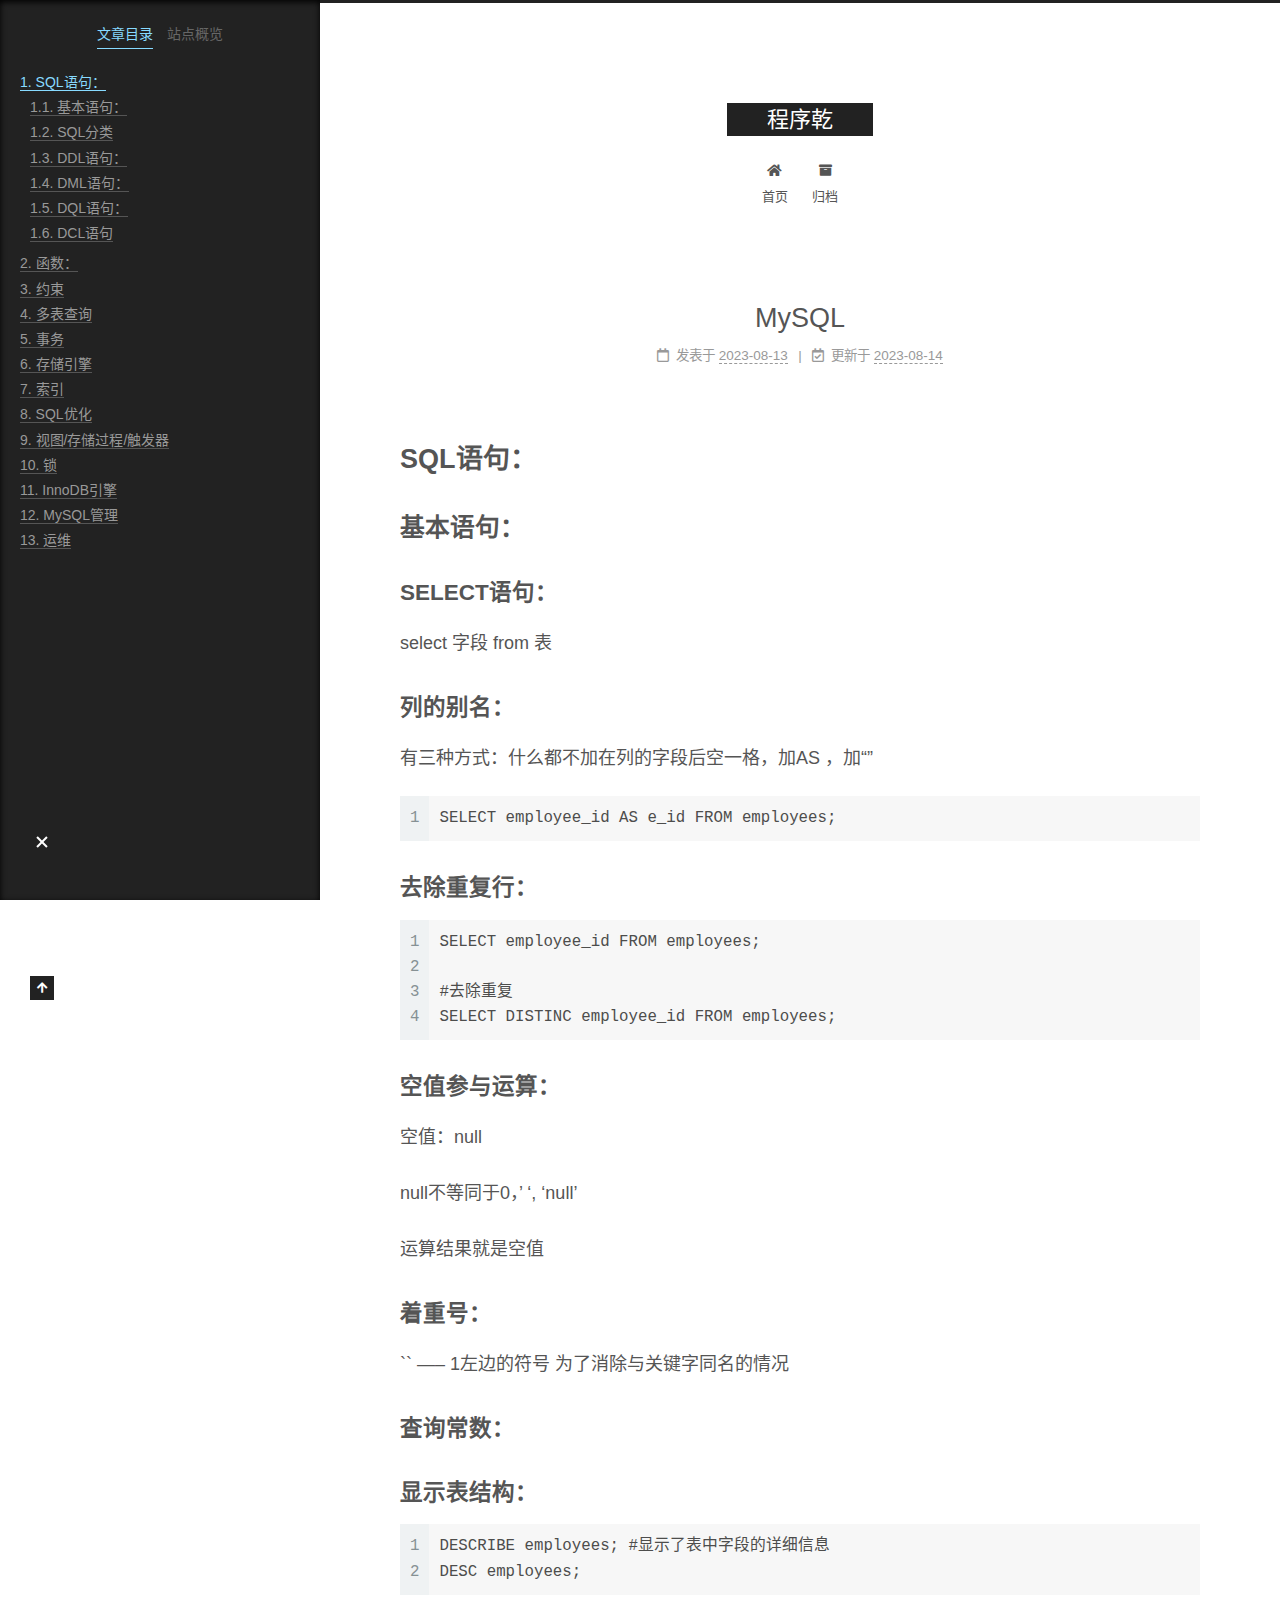
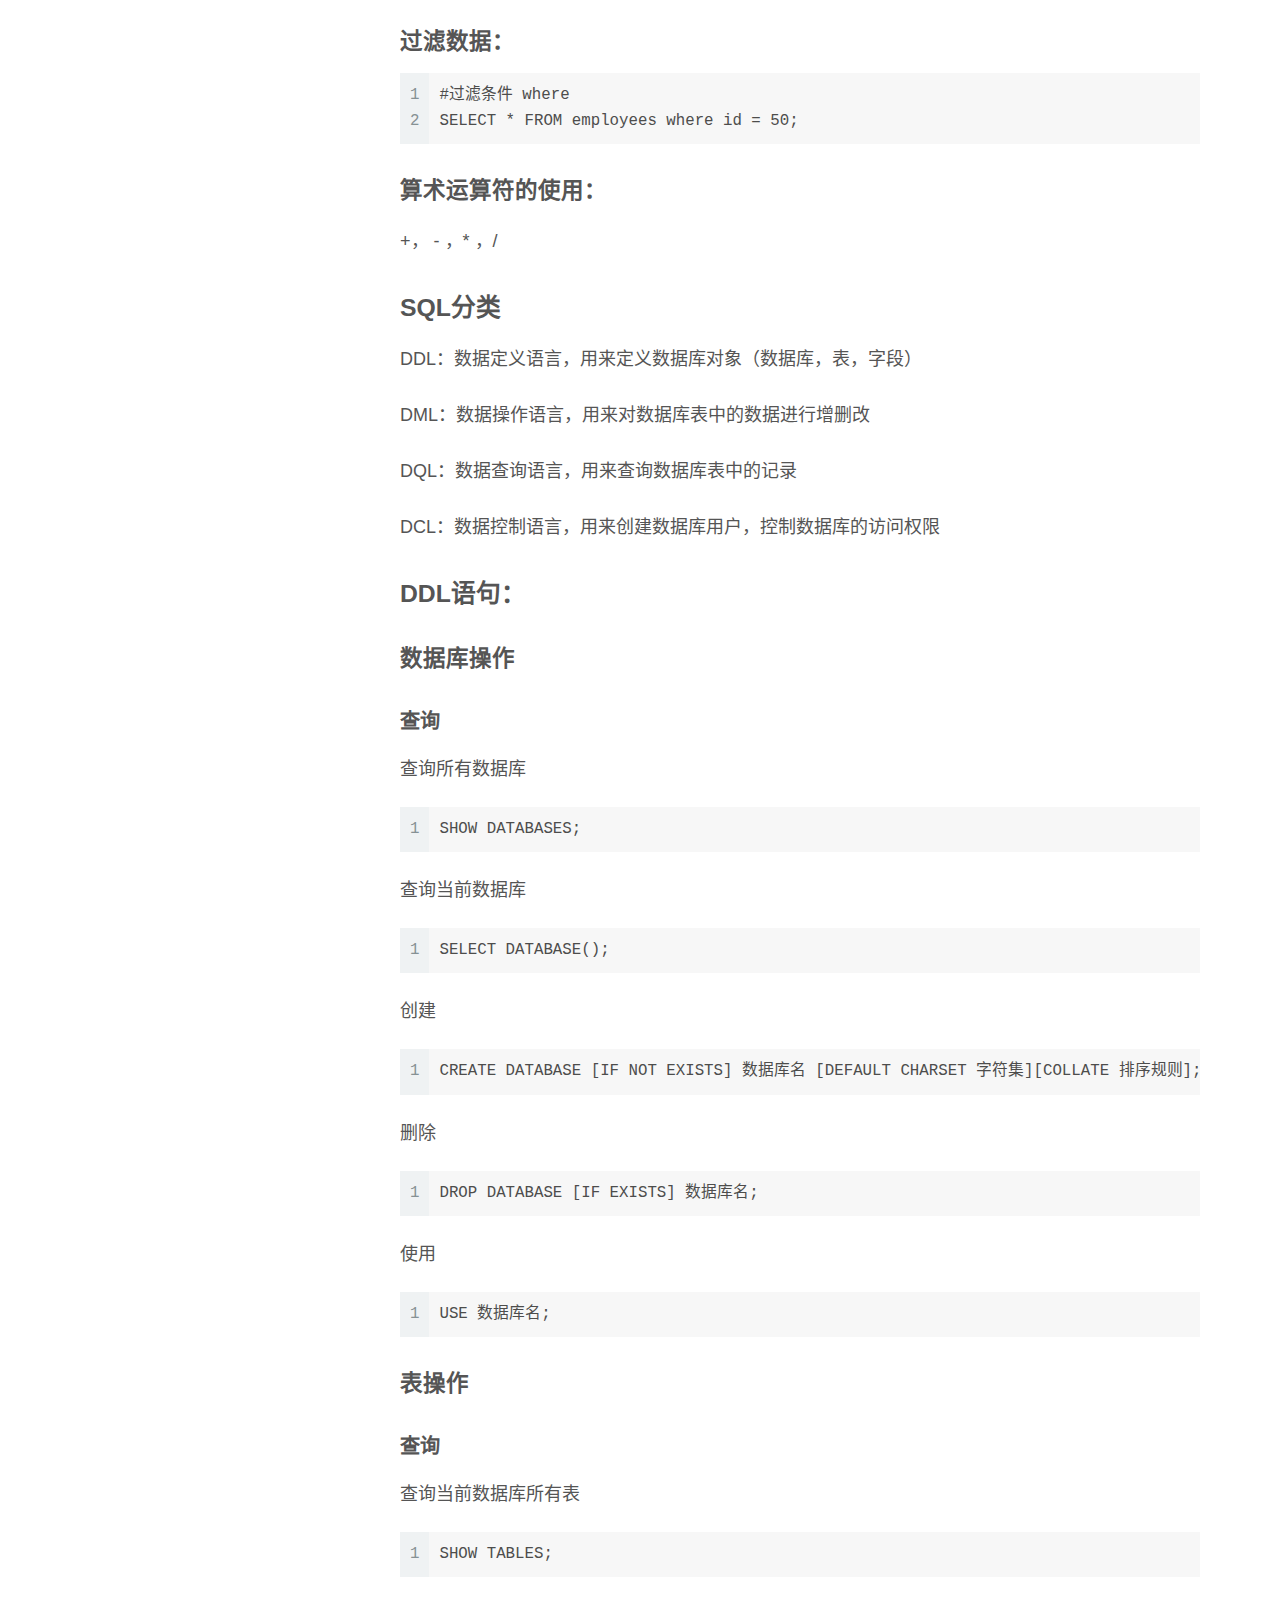
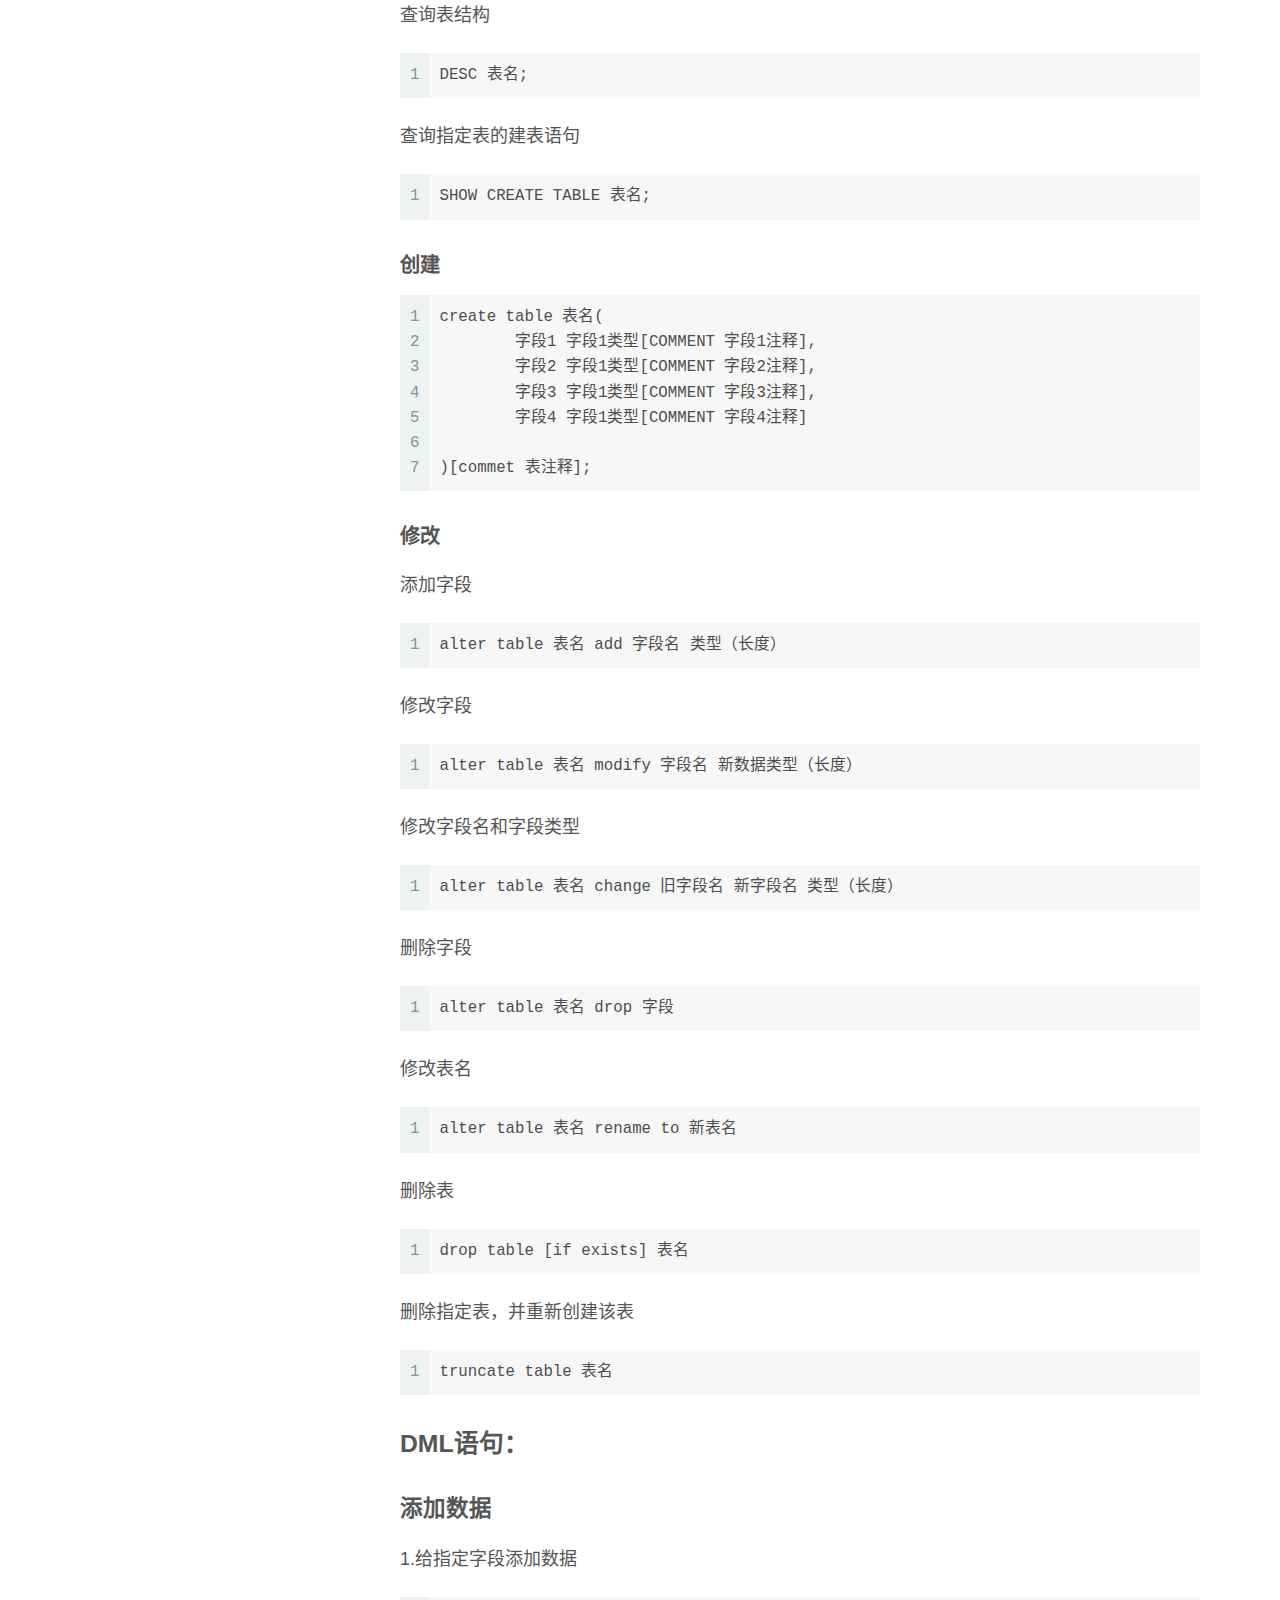
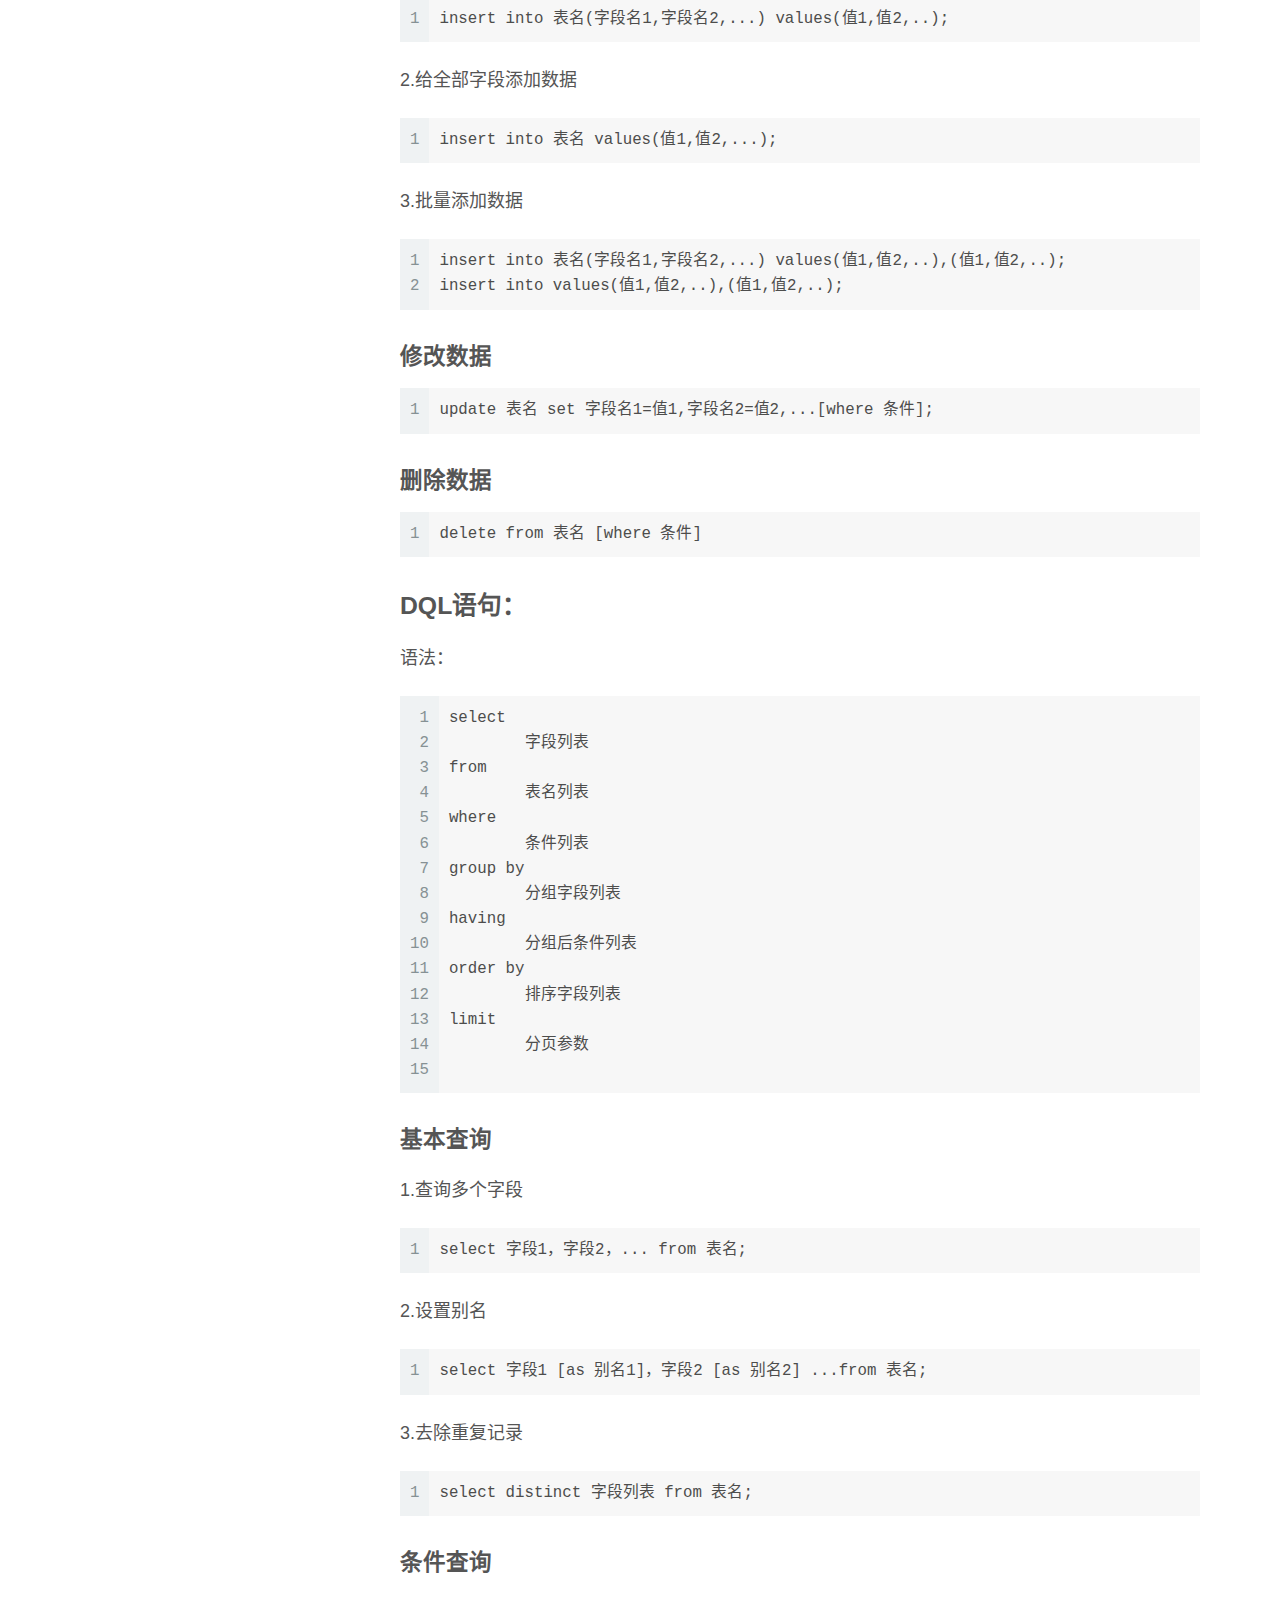
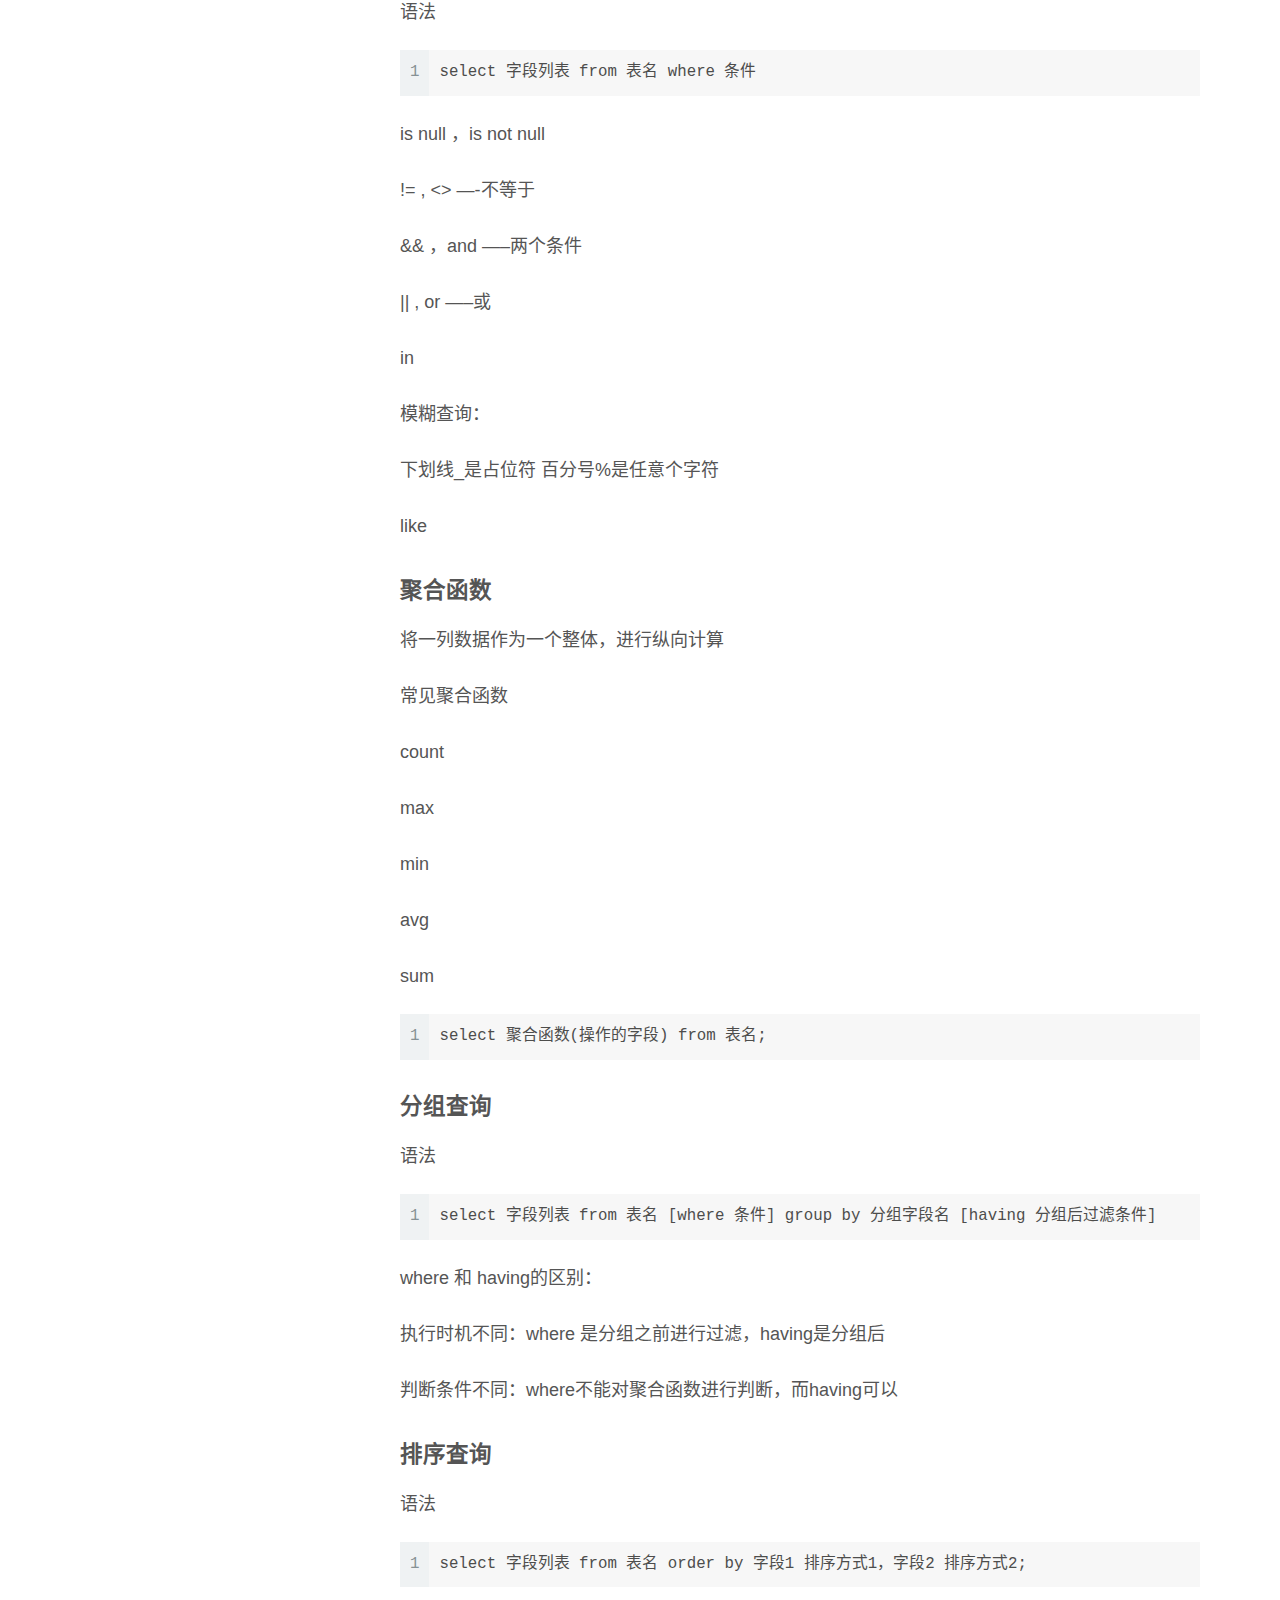
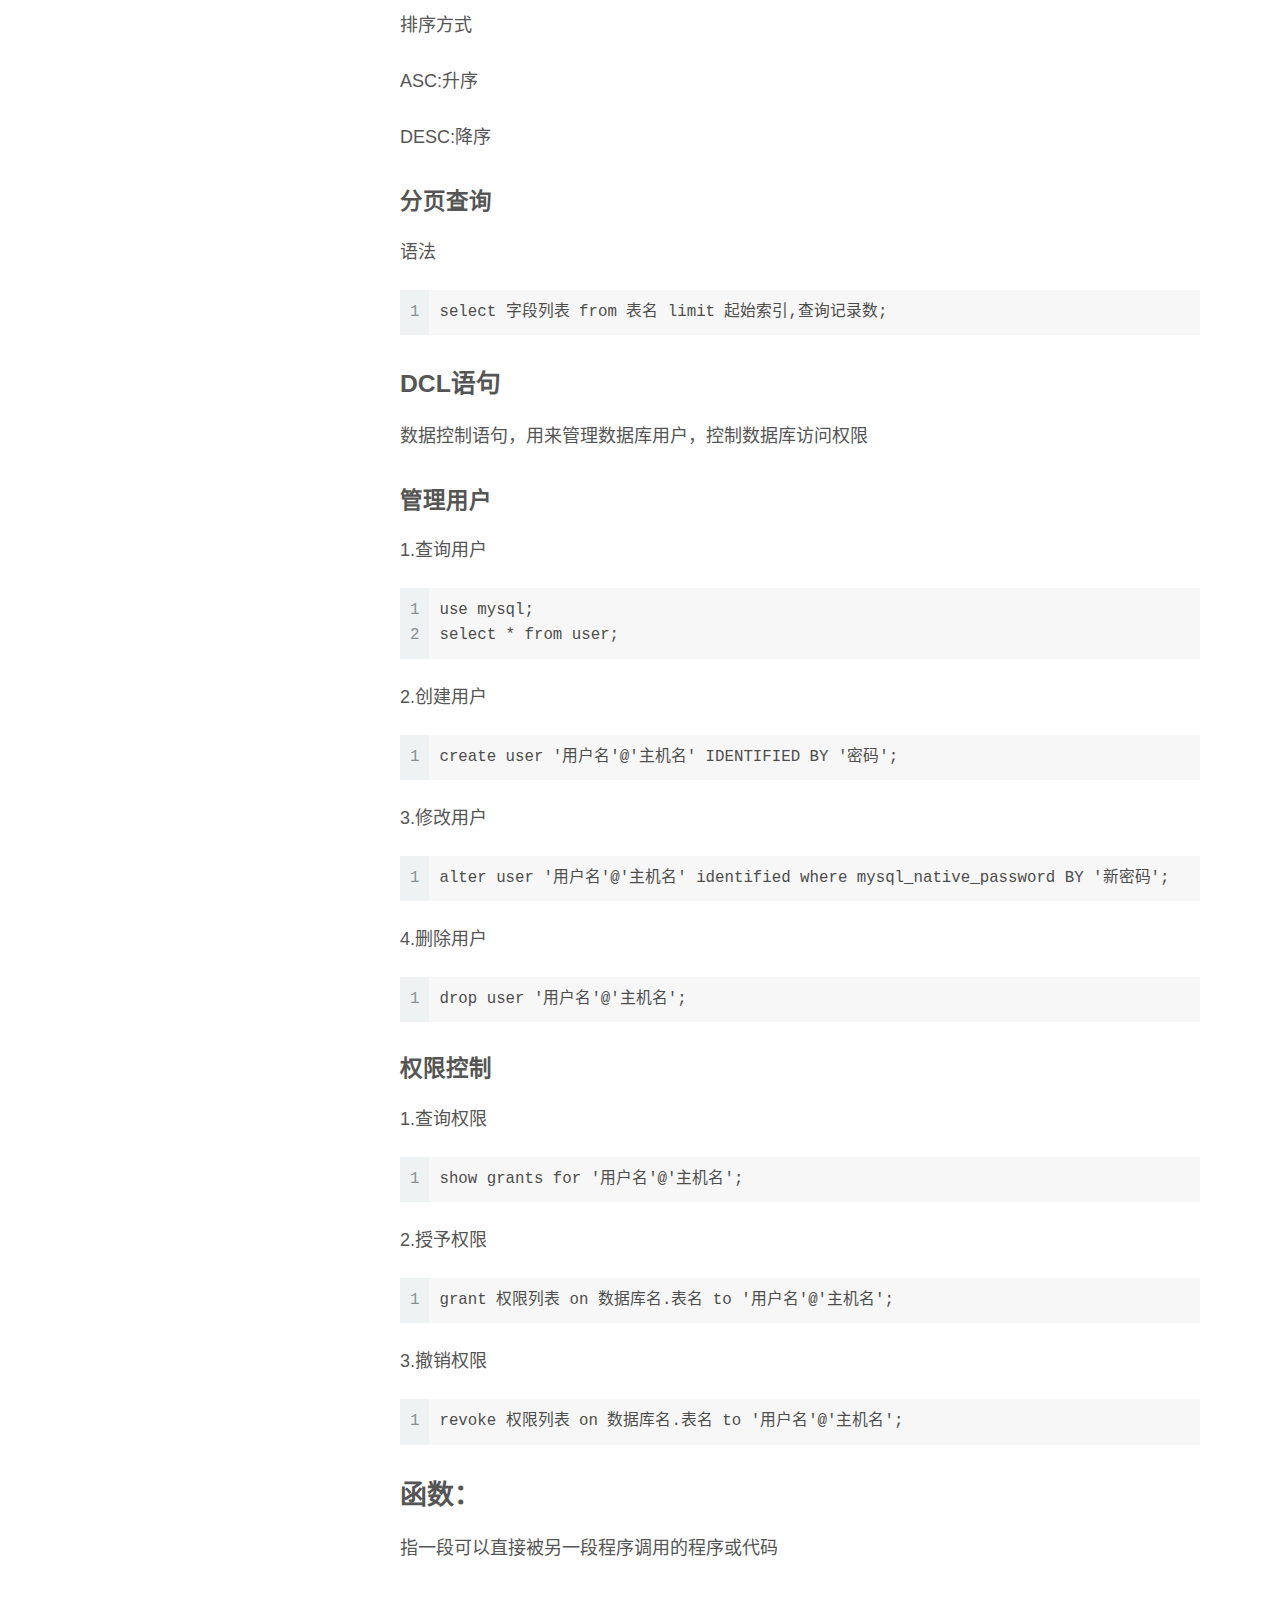
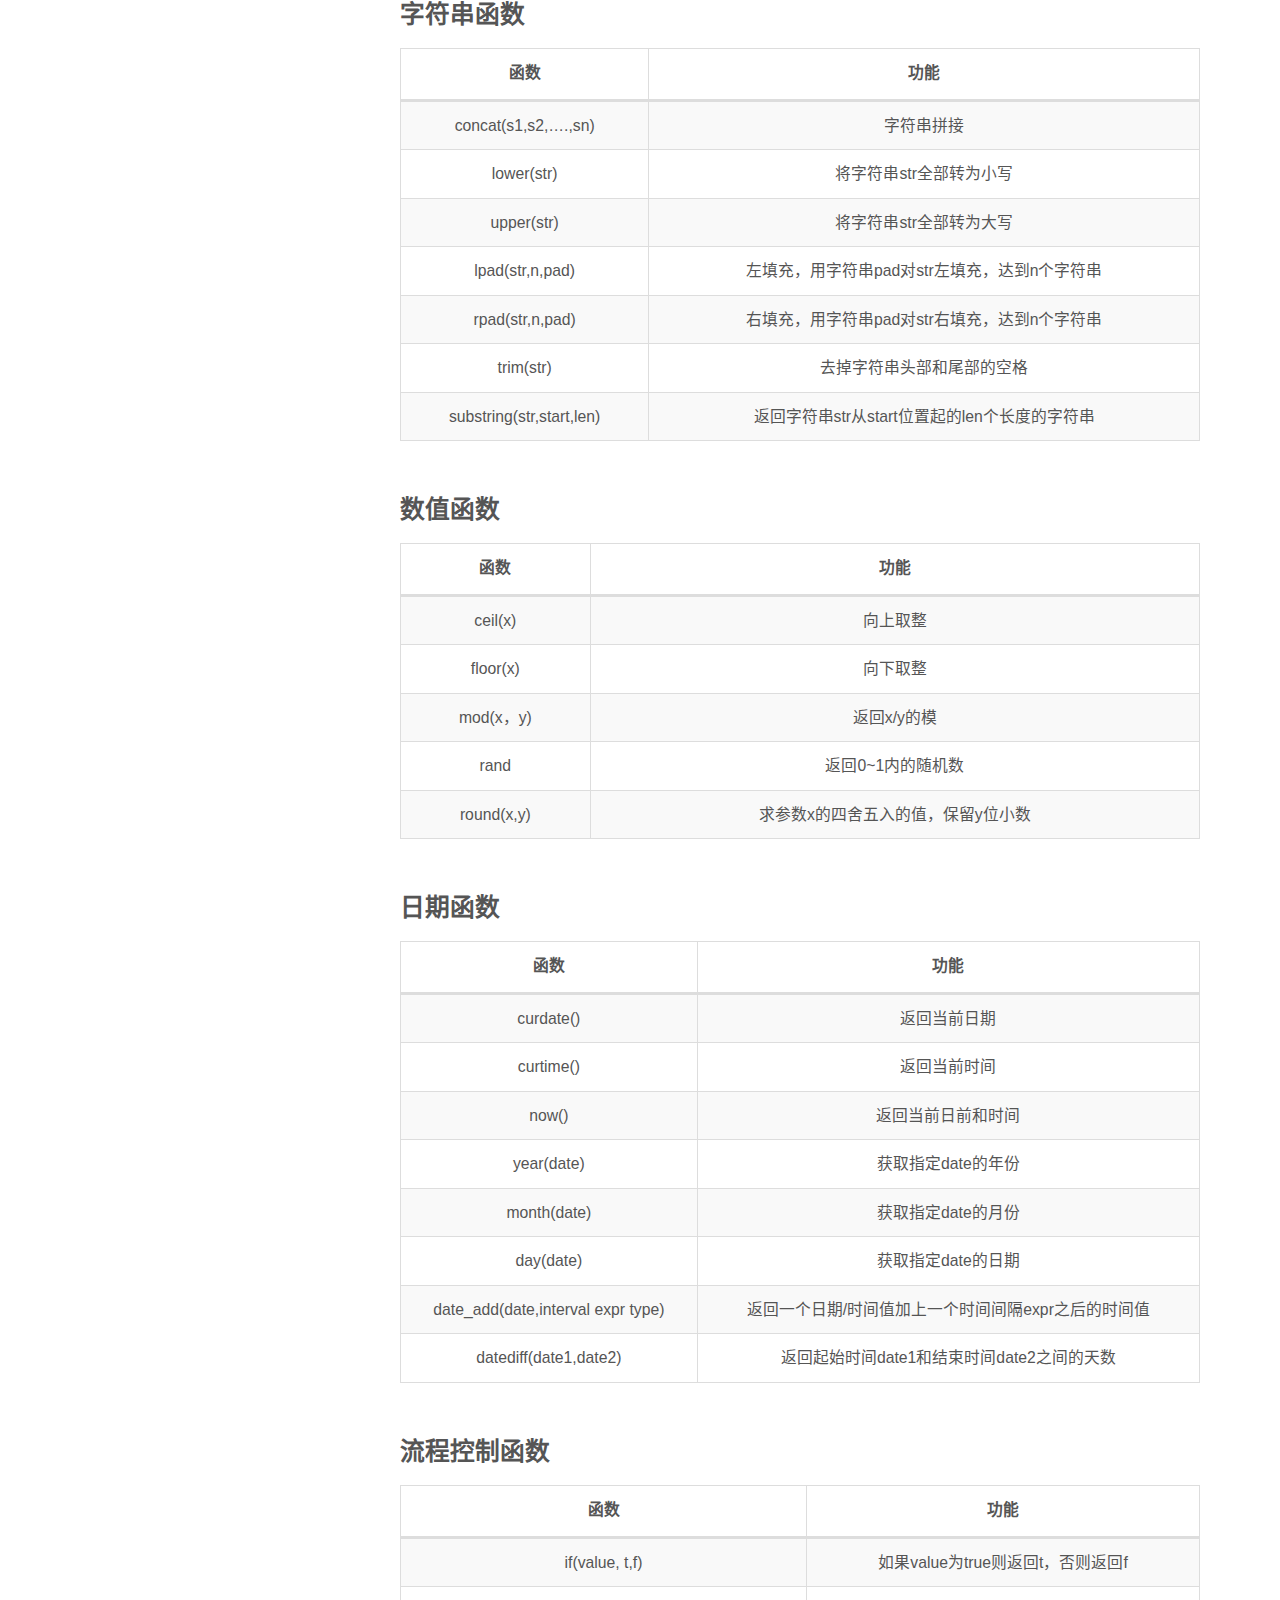
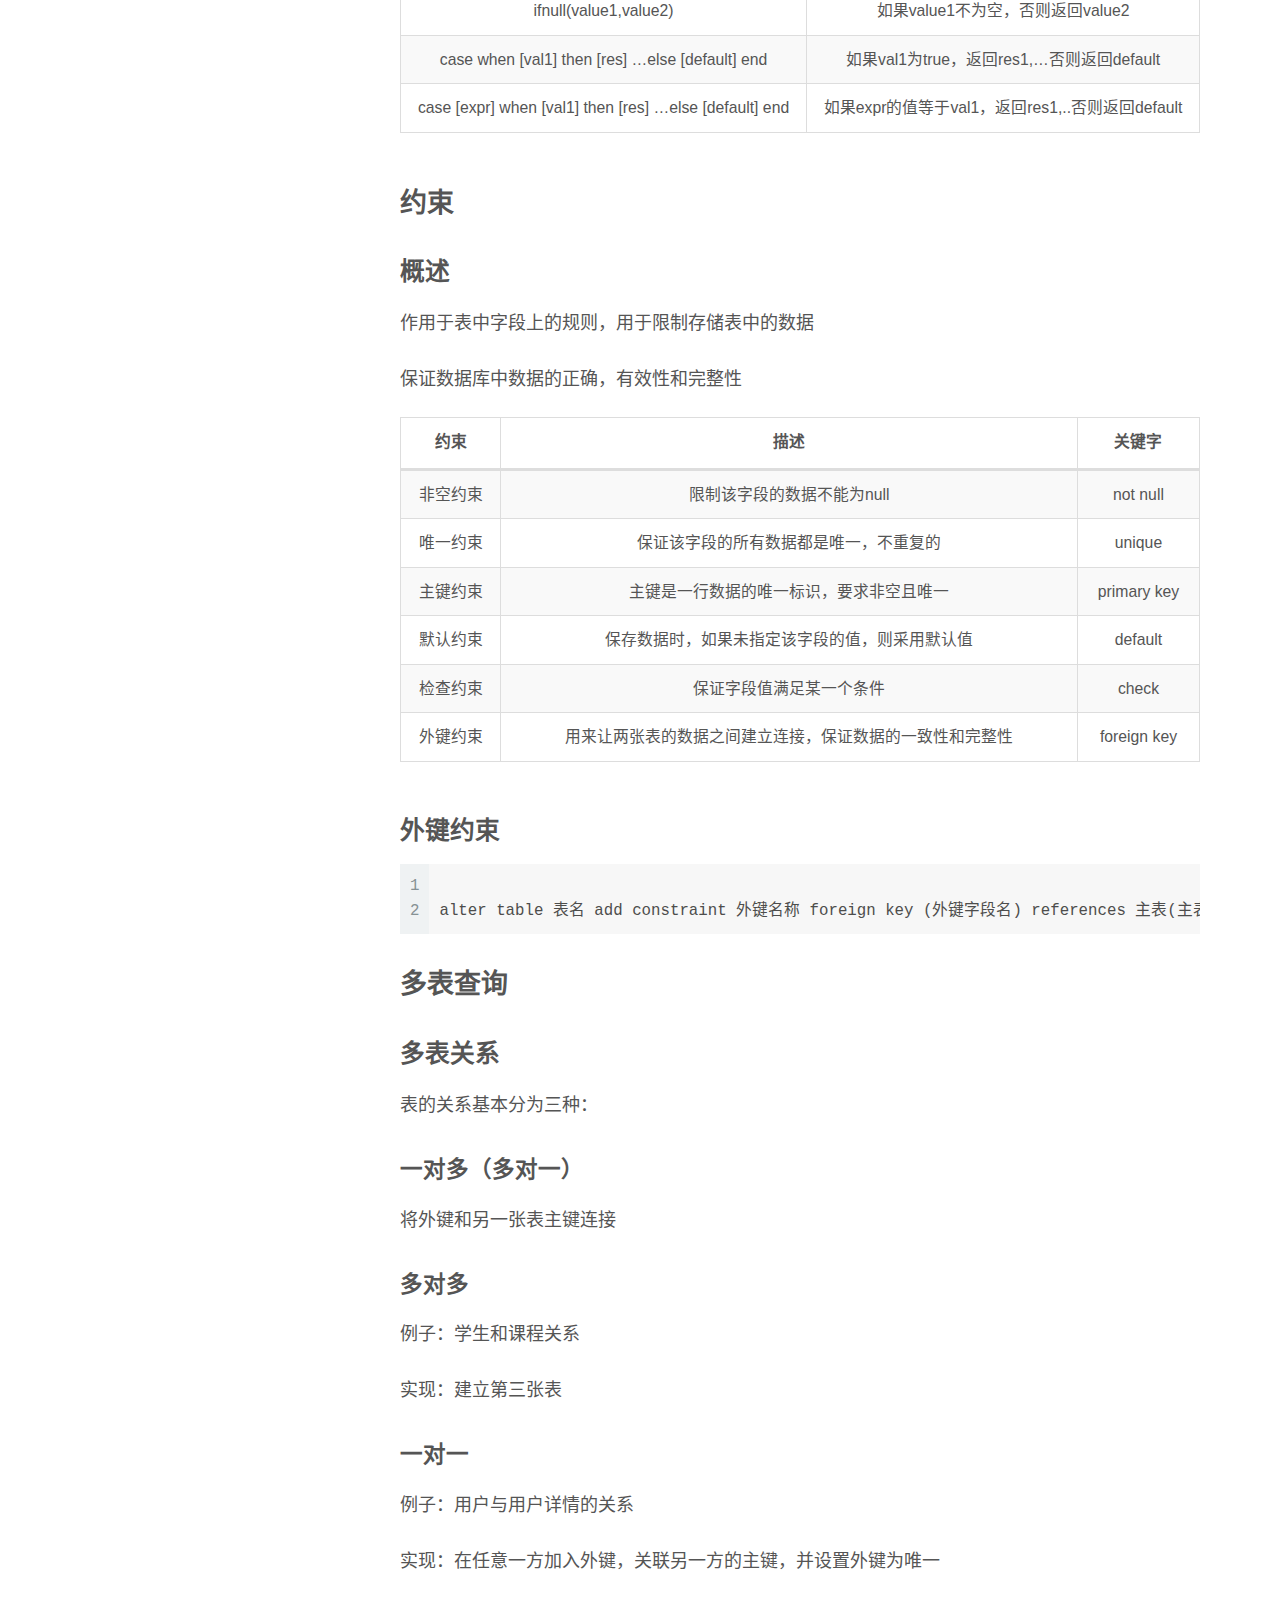
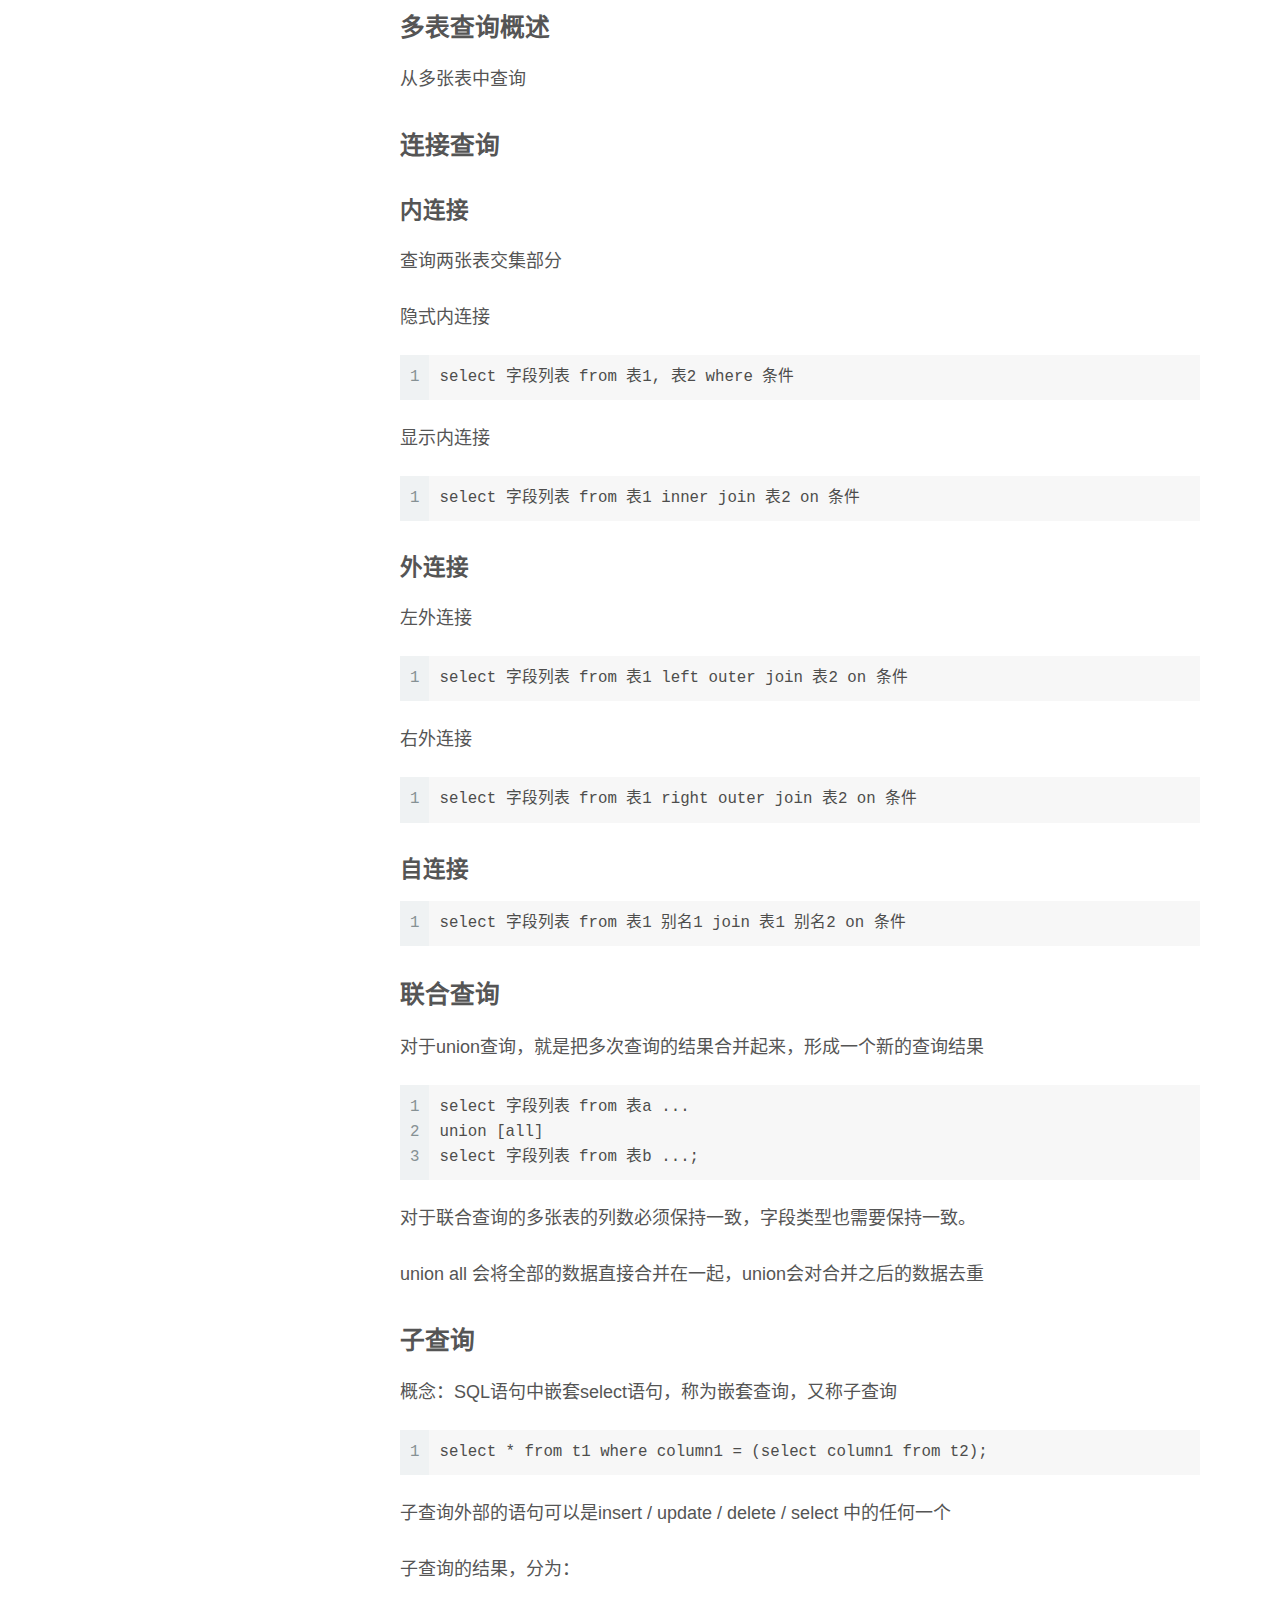
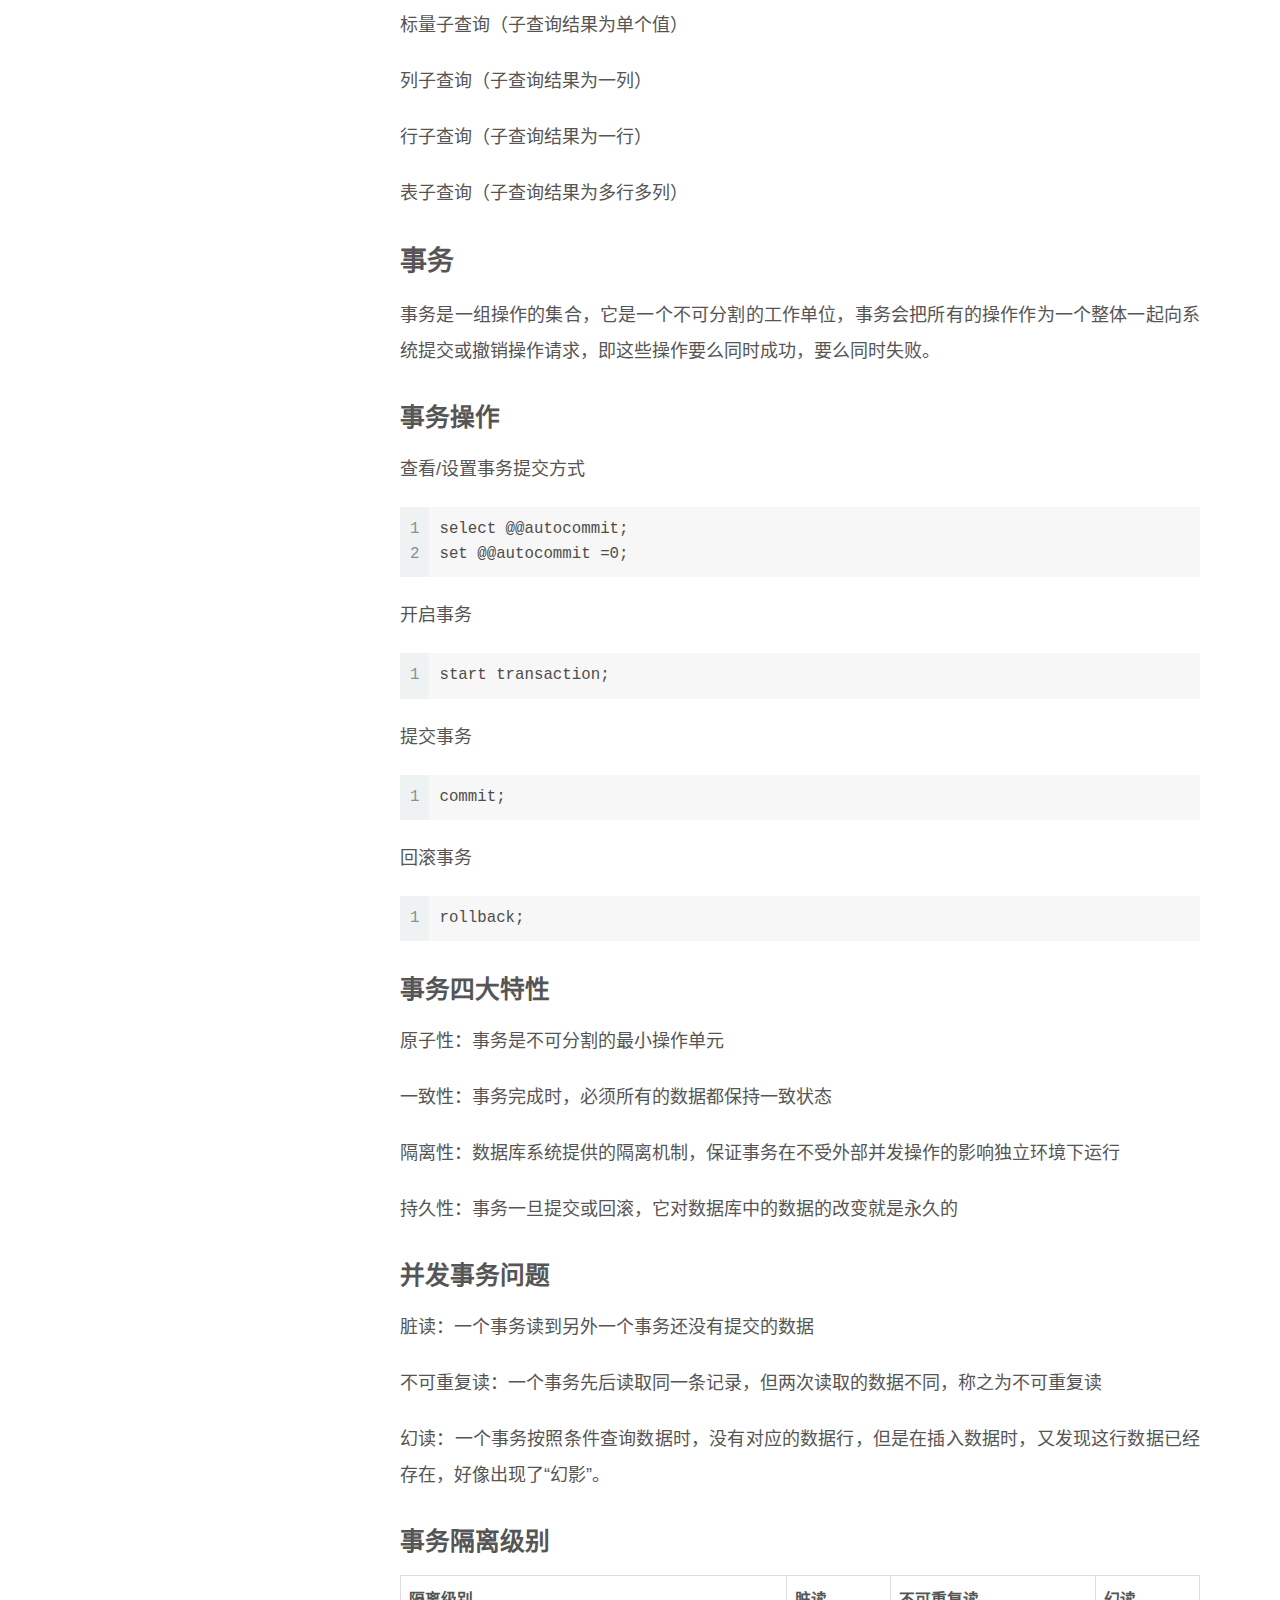
<file: 2023/08/13/SQL语句：/index.html>
<!DOCTYPE html>
<html lang="zh-CN">
<head>
  <meta charset="UTF-8">
<meta name="viewport" content="width=device-width, initial-scale=1, maximum-scale=2">
<meta name="theme-color" content="#222">
<meta name="generator" content="Hexo 6.3.0">
  <link rel="apple-touch-icon" sizes="180x180" href="/images/apple-touch-icon-next.png">
  <link rel="icon" type="image/png" sizes="32x32" href="/images/favicon-32x32-next.png">
  <link rel="icon" type="image/png" sizes="16x16" href="/images/favicon-16x16-next.png">
  <link rel="mask-icon" href="/images/logo.svg" color="#222">

<link rel="stylesheet" href="/css/main.css">


<link rel="stylesheet" href="/lib/font-awesome/css/all.min.css">

<script id="hexo-configurations">
    var NexT = window.NexT || {};
    var CONFIG = {"hostname":"example.com","root":"/","scheme":"Muse","version":"7.8.0","exturl":false,"sidebar":{"position":"left","display":"post","padding":18,"offset":12,"onmobile":false},"copycode":{"enable":false,"show_result":false,"style":null},"back2top":{"enable":true,"sidebar":false,"scrollpercent":false},"bookmark":{"enable":false,"color":"#222","save":"auto"},"fancybox":false,"mediumzoom":false,"lazyload":false,"pangu":false,"comments":{"style":"tabs","active":null,"storage":true,"lazyload":false,"nav":null},"algolia":{"hits":{"per_page":10},"labels":{"input_placeholder":"Search for Posts","hits_empty":"We didn't find any results for the search: ${query}","hits_stats":"${hits} results found in ${time} ms"}},"localsearch":{"enable":false,"trigger":"auto","top_n_per_article":1,"unescape":false,"preload":false},"motion":{"enable":true,"async":false,"transition":{"post_block":"fadeIn","post_header":"slideDownIn","post_body":"slideDownIn","coll_header":"slideLeftIn","sidebar":"slideUpIn"}}};
  </script>

  <meta name="description" content="SQL语句：基本语句：SELECT语句：select  字段 from 表 列的别名：有三种方式：什么都不加在列的字段后空一格，加AS ，加“” 1SELECT employee_id AS e_id FROM employees;  去除重复行：1234SELECT employee_id FROM employees;#去除重复SELECT DISTINC employee_id FROM e">
<meta property="og:type" content="article">
<meta property="og:title" content="MySQL">
<meta property="og:url" content="http://example.com/2023/08/13/SQL%E8%AF%AD%E5%8F%A5%EF%BC%9A/index.html">
<meta property="og:site_name" content="程序乾">
<meta property="og:description" content="SQL语句：基本语句：SELECT语句：select  字段 from 表 列的别名：有三种方式：什么都不加在列的字段后空一格，加AS ，加“” 1SELECT employee_id AS e_id FROM employees;  去除重复行：1234SELECT employee_id FROM employees;#去除重复SELECT DISTINC employee_id FROM e">
<meta property="og:locale" content="zh_CN">
<meta property="article:published_time" content="2023-08-13T15:48:48.303Z">
<meta property="article:modified_time" content="2023-08-14T15:09:14.655Z">
<meta property="article:author" content="乾">
<meta name="twitter:card" content="summary">

<link rel="canonical" href="http://example.com/2023/08/13/SQL%E8%AF%AD%E5%8F%A5%EF%BC%9A/">


<script id="page-configurations">
  // https://hexo.io/docs/variables.html
  CONFIG.page = {
    sidebar: "",
    isHome : false,
    isPost : true,
    lang   : 'zh-CN'
  };
</script>

  <title>MySQL | 程序乾</title>
  






  <noscript>
  <style>
  .use-motion .brand,
  .use-motion .menu-item,
  .sidebar-inner,
  .use-motion .post-block,
  .use-motion .pagination,
  .use-motion .comments,
  .use-motion .post-header,
  .use-motion .post-body,
  .use-motion .collection-header { opacity: initial; }

  .use-motion .site-title,
  .use-motion .site-subtitle {
    opacity: initial;
    top: initial;
  }

  .use-motion .logo-line-before i { left: initial; }
  .use-motion .logo-line-after i { right: initial; }
  </style>
</noscript>

</head>

<body itemscope itemtype="http://schema.org/WebPage">
  <div class="container use-motion">
    <div class="headband"></div>

    <header class="header" itemscope itemtype="http://schema.org/WPHeader">
      <div class="header-inner"><div class="site-brand-container">
  <div class="site-nav-toggle">
    <div class="toggle" aria-label="切换导航栏">
      <span class="toggle-line toggle-line-first"></span>
      <span class="toggle-line toggle-line-middle"></span>
      <span class="toggle-line toggle-line-last"></span>
    </div>
  </div>

  <div class="site-meta">

    <a href="/" class="brand" rel="start">
      <span class="logo-line-before"><i></i></span>
      <h1 class="site-title">程序乾</h1>
      <span class="logo-line-after"><i></i></span>
    </a>
  </div>

  <div class="site-nav-right">
    <div class="toggle popup-trigger">
    </div>
  </div>
</div>




<nav class="site-nav">
  <ul id="menu" class="main-menu menu">
        <li class="menu-item menu-item-home">

    <a href="/" rel="section"><i class="fa fa-home fa-fw"></i>首页</a>

  </li>
        <li class="menu-item menu-item-archives">

    <a href="/archives/" rel="section"><i class="fa fa-archive fa-fw"></i>归档</a>

  </li>
  </ul>
</nav>




</div>
    </header>

    
  <div class="back-to-top">
    <i class="fa fa-arrow-up"></i>
    <span>0%</span>
  </div>


    <main class="main">
      <div class="main-inner">
        <div class="content-wrap">
          

          <div class="content post posts-expand">
            

    
  
  
  <article itemscope itemtype="http://schema.org/Article" class="post-block" lang="zh-CN">
    <link itemprop="mainEntityOfPage" href="http://example.com/2023/08/13/SQL%E8%AF%AD%E5%8F%A5%EF%BC%9A/">

    <span hidden itemprop="author" itemscope itemtype="http://schema.org/Person">
      <meta itemprop="image" content="/images/avatar.gif">
      <meta itemprop="name" content="乾">
      <meta itemprop="description" content="写一个赚乾的程序">
    </span>

    <span hidden itemprop="publisher" itemscope itemtype="http://schema.org/Organization">
      <meta itemprop="name" content="程序乾">
    </span>
      <header class="post-header">
        <h1 class="post-title" itemprop="name headline">
          MySQL
        </h1>

        <div class="post-meta">
            <span class="post-meta-item">
              <span class="post-meta-item-icon">
                <i class="far fa-calendar"></i>
              </span>
              <span class="post-meta-item-text">发表于</span>

              <time title="创建时间：2023-08-13 23:48:48" itemprop="dateCreated datePublished" datetime="2023-08-13T23:48:48+08:00">2023-08-13</time>
            </span>
              <span class="post-meta-item">
                <span class="post-meta-item-icon">
                  <i class="far fa-calendar-check"></i>
                </span>
                <span class="post-meta-item-text">更新于</span>
                <time title="修改时间：2023-08-14 23:09:14" itemprop="dateModified" datetime="2023-08-14T23:09:14+08:00">2023-08-14</time>
              </span>

          

        </div>
      </header>

    
    
    
    <div class="post-body" itemprop="articleBody">

      
        <h1 id="SQL语句："><a href="#SQL语句：" class="headerlink" title="SQL语句："></a>SQL语句：</h1><h2 id="基本语句："><a href="#基本语句：" class="headerlink" title="基本语句："></a>基本语句：</h2><h3 id="SELECT语句："><a href="#SELECT语句：" class="headerlink" title="SELECT语句："></a>SELECT语句：</h3><p>select  字段 from 表</p>
<h3 id="列的别名："><a href="#列的别名：" class="headerlink" title="列的别名："></a>列的别名：</h3><p>有三种方式：什么都不加在列的字段后空一格，加AS ，加“”</p>
<figure class="highlight plaintext"><table><tr><td class="gutter"><pre><span class="line">1</span><br></pre></td><td class="code"><pre><span class="line">SELECT employee_id AS e_id FROM employees;</span><br></pre></td></tr></table></figure>

<h3 id="去除重复行："><a href="#去除重复行：" class="headerlink" title="去除重复行："></a>去除重复行：</h3><figure class="highlight plaintext"><table><tr><td class="gutter"><pre><span class="line">1</span><br><span class="line">2</span><br><span class="line">3</span><br><span class="line">4</span><br></pre></td><td class="code"><pre><span class="line">SELECT employee_id FROM employees;</span><br><span class="line"></span><br><span class="line">#去除重复</span><br><span class="line">SELECT DISTINC employee_id FROM employees;</span><br></pre></td></tr></table></figure>

<h3 id="空值参与运算："><a href="#空值参与运算：" class="headerlink" title="空值参与运算："></a>空值参与运算：</h3><p>空值：null</p>
<p>null不等同于0，’ ‘, ‘null’</p>
<p>运算结果就是空值</p>
<h3 id="着重号："><a href="#着重号：" class="headerlink" title="着重号："></a>着重号：</h3><p>&#96;&#96;   —– 1左边的符号  为了消除与关键字同名的情况</p>
<h3 id="查询常数："><a href="#查询常数：" class="headerlink" title="查询常数："></a>查询常数：</h3><h3 id="显示表结构："><a href="#显示表结构：" class="headerlink" title="显示表结构："></a>显示表结构：</h3><figure class="highlight plaintext"><table><tr><td class="gutter"><pre><span class="line">1</span><br><span class="line">2</span><br></pre></td><td class="code"><pre><span class="line">DESCRIBE employees; #显示了表中字段的详细信息</span><br><span class="line">DESC employees;</span><br></pre></td></tr></table></figure>

<h3 id="过滤数据："><a href="#过滤数据：" class="headerlink" title="过滤数据："></a>过滤数据：</h3><figure class="highlight plaintext"><table><tr><td class="gutter"><pre><span class="line">1</span><br><span class="line">2</span><br></pre></td><td class="code"><pre><span class="line">#过滤条件 where</span><br><span class="line">SELECT * FROM employees where id = 50;</span><br></pre></td></tr></table></figure>

<h3 id="算术运算符的使用："><a href="#算术运算符的使用：" class="headerlink" title="算术运算符的使用："></a>算术运算符的使用：</h3><p>+， - ，* ，&#x2F;</p>
<h2 id="SQL分类"><a href="#SQL分类" class="headerlink" title="SQL分类"></a>SQL分类</h2><p>DDL：数据定义语言，用来定义数据库对象（数据库，表，字段）</p>
<p>DML：数据操作语言，用来对数据库表中的数据进行增删改</p>
<p>DQL：数据查询语言，用来查询数据库表中的记录</p>
<p>DCL：数据控制语言，用来创建数据库用户，控制数据库的访问权限</p>
<h2 id="DDL语句："><a href="#DDL语句：" class="headerlink" title="DDL语句："></a>DDL语句：</h2><h3 id="数据库操作"><a href="#数据库操作" class="headerlink" title="数据库操作"></a>数据库操作</h3><h4 id="查询"><a href="#查询" class="headerlink" title="查询"></a>查询</h4><p>查询所有数据库</p>
<figure class="highlight plaintext"><table><tr><td class="gutter"><pre><span class="line">1</span><br></pre></td><td class="code"><pre><span class="line">SHOW DATABASES;</span><br></pre></td></tr></table></figure>

<p>查询当前数据库</p>
<figure class="highlight plaintext"><table><tr><td class="gutter"><pre><span class="line">1</span><br></pre></td><td class="code"><pre><span class="line">SELECT DATABASE();</span><br></pre></td></tr></table></figure>

<p>创建</p>
<figure class="highlight plaintext"><table><tr><td class="gutter"><pre><span class="line">1</span><br></pre></td><td class="code"><pre><span class="line">CREATE DATABASE [IF NOT EXISTS] 数据库名 [DEFAULT CHARSET 字符集][COLLATE 排序规则];</span><br></pre></td></tr></table></figure>

<p>删除</p>
<figure class="highlight plaintext"><table><tr><td class="gutter"><pre><span class="line">1</span><br></pre></td><td class="code"><pre><span class="line">DROP DATABASE [IF EXISTS] 数据库名;</span><br></pre></td></tr></table></figure>

<p>使用</p>
<figure class="highlight plaintext"><table><tr><td class="gutter"><pre><span class="line">1</span><br></pre></td><td class="code"><pre><span class="line">USE 数据库名;</span><br></pre></td></tr></table></figure>

<h3 id="表操作"><a href="#表操作" class="headerlink" title="表操作"></a>表操作</h3><h4 id="查询-1"><a href="#查询-1" class="headerlink" title="查询"></a>查询</h4><p>查询当前数据库所有表</p>
<figure class="highlight plaintext"><table><tr><td class="gutter"><pre><span class="line">1</span><br></pre></td><td class="code"><pre><span class="line">SHOW TABLES;</span><br></pre></td></tr></table></figure>

<p>查询表结构</p>
<figure class="highlight plaintext"><table><tr><td class="gutter"><pre><span class="line">1</span><br></pre></td><td class="code"><pre><span class="line">DESC 表名;</span><br></pre></td></tr></table></figure>

<p>查询指定表的建表语句</p>
<figure class="highlight plaintext"><table><tr><td class="gutter"><pre><span class="line">1</span><br></pre></td><td class="code"><pre><span class="line">SHOW CREATE TABLE 表名;</span><br></pre></td></tr></table></figure>

<h4 id="创建"><a href="#创建" class="headerlink" title="创建"></a>创建</h4><figure class="highlight plaintext"><table><tr><td class="gutter"><pre><span class="line">1</span><br><span class="line">2</span><br><span class="line">3</span><br><span class="line">4</span><br><span class="line">5</span><br><span class="line">6</span><br><span class="line">7</span><br></pre></td><td class="code"><pre><span class="line">create table 表名(</span><br><span class="line">	字段1 字段1类型[COMMENT 字段1注释],</span><br><span class="line">	字段2 字段1类型[COMMENT 字段2注释],</span><br><span class="line">	字段3 字段1类型[COMMENT 字段3注释],</span><br><span class="line">	字段4 字段1类型[COMMENT 字段4注释]</span><br><span class="line">	</span><br><span class="line">)[commet 表注释];</span><br></pre></td></tr></table></figure>

<h4 id="修改"><a href="#修改" class="headerlink" title="修改"></a>修改</h4><p>添加字段</p>
<figure class="highlight plaintext"><table><tr><td class="gutter"><pre><span class="line">1</span><br></pre></td><td class="code"><pre><span class="line">alter table 表名 add 字段名 类型（长度）</span><br></pre></td></tr></table></figure>

<p>修改字段</p>
<figure class="highlight plaintext"><table><tr><td class="gutter"><pre><span class="line">1</span><br></pre></td><td class="code"><pre><span class="line">alter table 表名 modify 字段名 新数据类型（长度）</span><br></pre></td></tr></table></figure>

<p>修改字段名和字段类型</p>
<figure class="highlight plaintext"><table><tr><td class="gutter"><pre><span class="line">1</span><br></pre></td><td class="code"><pre><span class="line">alter table 表名 change 旧字段名 新字段名 类型（长度）</span><br></pre></td></tr></table></figure>

<p>删除字段</p>
<figure class="highlight plaintext"><table><tr><td class="gutter"><pre><span class="line">1</span><br></pre></td><td class="code"><pre><span class="line">alter table 表名 drop 字段</span><br></pre></td></tr></table></figure>

<p>修改表名</p>
<figure class="highlight plaintext"><table><tr><td class="gutter"><pre><span class="line">1</span><br></pre></td><td class="code"><pre><span class="line">alter table 表名 rename to 新表名</span><br></pre></td></tr></table></figure>

<p>删除表</p>
<figure class="highlight plaintext"><table><tr><td class="gutter"><pre><span class="line">1</span><br></pre></td><td class="code"><pre><span class="line">drop table [if exists] 表名</span><br></pre></td></tr></table></figure>

<p>删除指定表，并重新创建该表</p>
<figure class="highlight plaintext"><table><tr><td class="gutter"><pre><span class="line">1</span><br></pre></td><td class="code"><pre><span class="line">truncate table 表名</span><br></pre></td></tr></table></figure>

<h2 id="DML语句："><a href="#DML语句：" class="headerlink" title="DML语句："></a>DML语句：</h2><h3 id="添加数据"><a href="#添加数据" class="headerlink" title="添加数据"></a>添加数据</h3><p>1.给指定字段添加数据</p>
<figure class="highlight plaintext"><table><tr><td class="gutter"><pre><span class="line">1</span><br></pre></td><td class="code"><pre><span class="line">insert into 表名(字段名1,字段名2,...) values(值1,值2,..);</span><br></pre></td></tr></table></figure>

<p>2.给全部字段添加数据</p>
<figure class="highlight plaintext"><table><tr><td class="gutter"><pre><span class="line">1</span><br></pre></td><td class="code"><pre><span class="line">insert into 表名 values(值1,值2,...);</span><br></pre></td></tr></table></figure>

<p>3.批量添加数据</p>
<figure class="highlight plaintext"><table><tr><td class="gutter"><pre><span class="line">1</span><br><span class="line">2</span><br></pre></td><td class="code"><pre><span class="line">insert into 表名(字段名1,字段名2,...) values(值1,值2,..),(值1,值2,..);</span><br><span class="line">insert into values(值1,值2,..),(值1,值2,..);</span><br></pre></td></tr></table></figure>

<h3 id="修改数据"><a href="#修改数据" class="headerlink" title="修改数据"></a>修改数据</h3><figure class="highlight plaintext"><table><tr><td class="gutter"><pre><span class="line">1</span><br></pre></td><td class="code"><pre><span class="line">update 表名 set 字段名1=值1,字段名2=值2,...[where 条件];</span><br></pre></td></tr></table></figure>

<h3 id="删除数据"><a href="#删除数据" class="headerlink" title="删除数据"></a>删除数据</h3><figure class="highlight plaintext"><table><tr><td class="gutter"><pre><span class="line">1</span><br></pre></td><td class="code"><pre><span class="line">delete from 表名 [where 条件]</span><br></pre></td></tr></table></figure>

<h2 id="DQL语句："><a href="#DQL语句：" class="headerlink" title="DQL语句："></a>DQL语句：</h2><p>语法：</p>
<figure class="highlight plaintext"><table><tr><td class="gutter"><pre><span class="line">1</span><br><span class="line">2</span><br><span class="line">3</span><br><span class="line">4</span><br><span class="line">5</span><br><span class="line">6</span><br><span class="line">7</span><br><span class="line">8</span><br><span class="line">9</span><br><span class="line">10</span><br><span class="line">11</span><br><span class="line">12</span><br><span class="line">13</span><br><span class="line">14</span><br><span class="line">15</span><br></pre></td><td class="code"><pre><span class="line">select</span><br><span class="line">	字段列表</span><br><span class="line">from</span><br><span class="line">	表名列表</span><br><span class="line">where</span><br><span class="line">	条件列表</span><br><span class="line">group by</span><br><span class="line">	分组字段列表</span><br><span class="line">having</span><br><span class="line">	分组后条件列表</span><br><span class="line">order by</span><br><span class="line">	排序字段列表</span><br><span class="line">limit</span><br><span class="line">	分页参数</span><br><span class="line"></span><br></pre></td></tr></table></figure>

<h3 id="基本查询"><a href="#基本查询" class="headerlink" title="基本查询"></a>基本查询</h3><p>1.查询多个字段</p>
<figure class="highlight plaintext"><table><tr><td class="gutter"><pre><span class="line">1</span><br></pre></td><td class="code"><pre><span class="line">select 字段1，字段2，... from 表名;</span><br></pre></td></tr></table></figure>

<p>2.设置别名</p>
<figure class="highlight plaintext"><table><tr><td class="gutter"><pre><span class="line">1</span><br></pre></td><td class="code"><pre><span class="line">select 字段1 [as 别名1]，字段2 [as 别名2] ...from 表名;</span><br></pre></td></tr></table></figure>

<p>3.去除重复记录</p>
<figure class="highlight plaintext"><table><tr><td class="gutter"><pre><span class="line">1</span><br></pre></td><td class="code"><pre><span class="line">select distinct 字段列表 from 表名;</span><br></pre></td></tr></table></figure>

<h3 id="条件查询"><a href="#条件查询" class="headerlink" title="条件查询"></a>条件查询</h3><p>语法</p>
<figure class="highlight plaintext"><table><tr><td class="gutter"><pre><span class="line">1</span><br></pre></td><td class="code"><pre><span class="line">select 字段列表 from 表名 where 条件</span><br></pre></td></tr></table></figure>

<p>is null ，is not null</p>
<p>!&#x3D; , &lt;&gt;  —-不等于</p>
<p>&amp;&amp; ，and —–两个条件</p>
<p>|| , or —–或</p>
<p>in</p>
<p>模糊查询：</p>
<p>下划线_是占位符 百分号%是任意个字符</p>
<p>like </p>
<h3 id="聚合函数"><a href="#聚合函数" class="headerlink" title="聚合函数"></a>聚合函数</h3><p>将一列数据作为一个整体，进行纵向计算</p>
<p>常见聚合函数</p>
<p>count</p>
<p>max</p>
<p>min</p>
<p>avg</p>
<p>sum</p>
<figure class="highlight plaintext"><table><tr><td class="gutter"><pre><span class="line">1</span><br></pre></td><td class="code"><pre><span class="line">select 聚合函数(操作的字段) from 表名;</span><br></pre></td></tr></table></figure>

<h3 id="分组查询"><a href="#分组查询" class="headerlink" title="分组查询"></a>分组查询</h3><p>语法</p>
<figure class="highlight plaintext"><table><tr><td class="gutter"><pre><span class="line">1</span><br></pre></td><td class="code"><pre><span class="line">select 字段列表 from 表名 [where 条件] group by 分组字段名 [having 分组后过滤条件]</span><br></pre></td></tr></table></figure>

<p>where 和 having的区别：</p>
<p>执行时机不同：where 是分组之前进行过滤，having是分组后</p>
<p>判断条件不同：where不能对聚合函数进行判断，而having可以</p>
<h3 id="排序查询"><a href="#排序查询" class="headerlink" title="排序查询"></a>排序查询</h3><p>语法</p>
<figure class="highlight plaintext"><table><tr><td class="gutter"><pre><span class="line">1</span><br></pre></td><td class="code"><pre><span class="line">select 字段列表 from 表名 order by 字段1 排序方式1，字段2 排序方式2;</span><br></pre></td></tr></table></figure>

<p>排序方式</p>
<p>ASC:升序</p>
<p>DESC:降序</p>
<h3 id="分页查询"><a href="#分页查询" class="headerlink" title="分页查询"></a>分页查询</h3><p>语法</p>
<figure class="highlight plaintext"><table><tr><td class="gutter"><pre><span class="line">1</span><br></pre></td><td class="code"><pre><span class="line">select 字段列表 from 表名 limit 起始索引,查询记录数;</span><br></pre></td></tr></table></figure>

<h2 id="DCL语句"><a href="#DCL语句" class="headerlink" title="DCL语句"></a>DCL语句</h2><p>数据控制语句，用来管理数据库用户，控制数据库访问权限</p>
<h3 id="管理用户"><a href="#管理用户" class="headerlink" title="管理用户"></a>管理用户</h3><p>1.查询用户</p>
<figure class="highlight plaintext"><table><tr><td class="gutter"><pre><span class="line">1</span><br><span class="line">2</span><br></pre></td><td class="code"><pre><span class="line">use mysql;</span><br><span class="line">select * from user;</span><br></pre></td></tr></table></figure>

<p>2.创建用户</p>
<figure class="highlight plaintext"><table><tr><td class="gutter"><pre><span class="line">1</span><br></pre></td><td class="code"><pre><span class="line">create user &#x27;用户名&#x27;@&#x27;主机名&#x27; IDENTIFIED BY &#x27;密码&#x27;;</span><br></pre></td></tr></table></figure>

<p>3.修改用户</p>
<figure class="highlight plaintext"><table><tr><td class="gutter"><pre><span class="line">1</span><br></pre></td><td class="code"><pre><span class="line">alter user &#x27;用户名&#x27;@&#x27;主机名&#x27; identified where mysql_native_password BY &#x27;新密码&#x27;;</span><br></pre></td></tr></table></figure>

<p>4.删除用户</p>
<figure class="highlight plaintext"><table><tr><td class="gutter"><pre><span class="line">1</span><br></pre></td><td class="code"><pre><span class="line">drop user &#x27;用户名&#x27;@&#x27;主机名&#x27;;</span><br></pre></td></tr></table></figure>

<h3 id="权限控制"><a href="#权限控制" class="headerlink" title="权限控制"></a>权限控制</h3><p>1.查询权限</p>
<figure class="highlight plaintext"><table><tr><td class="gutter"><pre><span class="line">1</span><br></pre></td><td class="code"><pre><span class="line">show grants for &#x27;用户名&#x27;@&#x27;主机名&#x27;;</span><br></pre></td></tr></table></figure>

<p>2.授予权限</p>
<figure class="highlight plaintext"><table><tr><td class="gutter"><pre><span class="line">1</span><br></pre></td><td class="code"><pre><span class="line">grant 权限列表 on 数据库名.表名 to &#x27;用户名&#x27;@&#x27;主机名&#x27;;</span><br></pre></td></tr></table></figure>

<p>3.撤销权限</p>
<figure class="highlight plaintext"><table><tr><td class="gutter"><pre><span class="line">1</span><br></pre></td><td class="code"><pre><span class="line">revoke 权限列表 on 数据库名.表名 to &#x27;用户名&#x27;@&#x27;主机名&#x27;;</span><br></pre></td></tr></table></figure>

<h1 id="函数："><a href="#函数：" class="headerlink" title="函数："></a>函数：</h1><p>指一段可以直接被另一段程序调用的程序或代码</p>
<h2 id="字符串函数"><a href="#字符串函数" class="headerlink" title="字符串函数"></a>字符串函数</h2><table>
<thead>
<tr>
<th align="center">函数</th>
<th align="center">功能</th>
</tr>
</thead>
<tbody><tr>
<td align="center">concat(s1,s2,….,sn)</td>
<td align="center">字符串拼接</td>
</tr>
<tr>
<td align="center">lower(str)</td>
<td align="center">将字符串str全部转为小写</td>
</tr>
<tr>
<td align="center">upper(str)</td>
<td align="center">将字符串str全部转为大写</td>
</tr>
<tr>
<td align="center">lpad(str,n,pad)</td>
<td align="center">左填充，用字符串pad对str左填充，达到n个字符串</td>
</tr>
<tr>
<td align="center">rpad(str,n,pad)</td>
<td align="center">右填充，用字符串pad对str右填充，达到n个字符串</td>
</tr>
<tr>
<td align="center">trim(str)</td>
<td align="center">去掉字符串头部和尾部的空格</td>
</tr>
<tr>
<td align="center">substring(str,start,len)</td>
<td align="center">返回字符串str从start位置起的len个长度的字符串</td>
</tr>
</tbody></table>
<h2 id="数值函数"><a href="#数值函数" class="headerlink" title="数值函数"></a>数值函数</h2><table>
<thead>
<tr>
<th align="center">函数</th>
<th align="center">功能</th>
</tr>
</thead>
<tbody><tr>
<td align="center">ceil(x)</td>
<td align="center">向上取整</td>
</tr>
<tr>
<td align="center">floor(x)</td>
<td align="center">向下取整</td>
</tr>
<tr>
<td align="center">mod(x，y)</td>
<td align="center">返回x&#x2F;y的模</td>
</tr>
<tr>
<td align="center">rand</td>
<td align="center">返回0~1内的随机数</td>
</tr>
<tr>
<td align="center">round(x,y)</td>
<td align="center">求参数x的四舍五入的值，保留y位小数</td>
</tr>
</tbody></table>
<h2 id="日期函数"><a href="#日期函数" class="headerlink" title="日期函数"></a>日期函数</h2><table>
<thead>
<tr>
<th align="center">函数</th>
<th align="center">功能</th>
</tr>
</thead>
<tbody><tr>
<td align="center">curdate()</td>
<td align="center">返回当前日期</td>
</tr>
<tr>
<td align="center">curtime()</td>
<td align="center">返回当前时间</td>
</tr>
<tr>
<td align="center">now()</td>
<td align="center">返回当前日前和时间</td>
</tr>
<tr>
<td align="center">year(date)</td>
<td align="center">获取指定date的年份</td>
</tr>
<tr>
<td align="center">month(date)</td>
<td align="center">获取指定date的月份</td>
</tr>
<tr>
<td align="center">day(date)</td>
<td align="center">获取指定date的日期</td>
</tr>
<tr>
<td align="center">date_add(date,interval expr type)</td>
<td align="center">返回一个日期&#x2F;时间值加上一个时间间隔expr之后的时间值</td>
</tr>
<tr>
<td align="center">datediff(date1,date2)</td>
<td align="center">返回起始时间date1和结束时间date2之间的天数</td>
</tr>
</tbody></table>
<h2 id="流程控制函数"><a href="#流程控制函数" class="headerlink" title="流程控制函数"></a>流程控制函数</h2><table>
<thead>
<tr>
<th align="center">函数</th>
<th align="center">功能</th>
</tr>
</thead>
<tbody><tr>
<td align="center">if(value, t,f)</td>
<td align="center">如果value为true则返回t，否则返回f</td>
</tr>
<tr>
<td align="center">ifnull(value1,value2)</td>
<td align="center">如果value1不为空，否则返回value2</td>
</tr>
<tr>
<td align="center">case when [val1] then [res] …else [default] end</td>
<td align="center">如果val1为true，返回res1,…否则返回default</td>
</tr>
<tr>
<td align="center">case [expr] when [val1] then [res] …else [default] end</td>
<td align="center">如果expr的值等于val1，返回res1,..否则返回default</td>
</tr>
</tbody></table>
<h1 id="约束"><a href="#约束" class="headerlink" title="约束"></a>约束</h1><h2 id="概述"><a href="#概述" class="headerlink" title="概述"></a>概述</h2><p>作用于表中字段上的规则，用于限制存储表中的数据</p>
<p>保证数据库中数据的正确，有效性和完整性</p>
<table>
<thead>
<tr>
<th align="center">约束</th>
<th align="center">描述</th>
<th align="center">关键字</th>
</tr>
</thead>
<tbody><tr>
<td align="center">非空约束</td>
<td align="center">限制该字段的数据不能为null</td>
<td align="center">not null</td>
</tr>
<tr>
<td align="center">唯一约束</td>
<td align="center">保证该字段的所有数据都是唯一，不重复的</td>
<td align="center">unique</td>
</tr>
<tr>
<td align="center">主键约束</td>
<td align="center">主键是一行数据的唯一标识，要求非空且唯一</td>
<td align="center">primary key</td>
</tr>
<tr>
<td align="center">默认约束</td>
<td align="center">保存数据时，如果未指定该字段的值，则采用默认值</td>
<td align="center">default</td>
</tr>
<tr>
<td align="center">检查约束</td>
<td align="center">保证字段值满足某一个条件</td>
<td align="center">check</td>
</tr>
<tr>
<td align="center">外键约束</td>
<td align="center">用来让两张表的数据之间建立连接，保证数据的一致性和完整性</td>
<td align="center">foreign key</td>
</tr>
</tbody></table>
<h2 id="外键约束"><a href="#外键约束" class="headerlink" title="外键约束"></a>外键约束</h2><figure class="highlight plaintext"><table><tr><td class="gutter"><pre><span class="line">1</span><br><span class="line">2</span><br></pre></td><td class="code"><pre><span class="line"></span><br><span class="line">alter table 表名 add constraint 外键名称 foreign key (外键字段名) references 主表(主表列名);</span><br></pre></td></tr></table></figure>

<h1 id="多表查询"><a href="#多表查询" class="headerlink" title="多表查询"></a>多表查询</h1><h2 id="多表关系"><a href="#多表关系" class="headerlink" title="多表关系"></a>多表关系</h2><p>表的关系基本分为三种：</p>
<h3 id="一对多（多对一）"><a href="#一对多（多对一）" class="headerlink" title="一对多（多对一）"></a>一对多（多对一）</h3><p>将外键和另一张表主键连接</p>
<h3 id="多对多"><a href="#多对多" class="headerlink" title="多对多"></a>多对多</h3><p>例子：学生和课程关系</p>
<p>实现：建立第三张表</p>
<h3 id="一对一"><a href="#一对一" class="headerlink" title="一对一"></a>一对一</h3><p>例子：用户与用户详情的关系</p>
<p>实现：在任意一方加入外键，关联另一方的主键，并设置外键为唯一</p>
<h2 id="多表查询概述"><a href="#多表查询概述" class="headerlink" title="多表查询概述"></a>多表查询概述</h2><p>从多张表中查询</p>
<h2 id="连接查询"><a href="#连接查询" class="headerlink" title="连接查询"></a>连接查询</h2><h3 id="内连接"><a href="#内连接" class="headerlink" title="内连接"></a>内连接</h3><p>查询两张表交集部分</p>
<p>隐式内连接</p>
<figure class="highlight plaintext"><table><tr><td class="gutter"><pre><span class="line">1</span><br></pre></td><td class="code"><pre><span class="line">select 字段列表 from 表1, 表2 where 条件</span><br></pre></td></tr></table></figure>

<p>显示内连接</p>
<figure class="highlight plaintext"><table><tr><td class="gutter"><pre><span class="line">1</span><br></pre></td><td class="code"><pre><span class="line">select 字段列表 from 表1 inner join 表2 on 条件</span><br></pre></td></tr></table></figure>

<h3 id="外连接"><a href="#外连接" class="headerlink" title="外连接"></a>外连接</h3><p>左外连接</p>
<figure class="highlight plaintext"><table><tr><td class="gutter"><pre><span class="line">1</span><br></pre></td><td class="code"><pre><span class="line">select 字段列表 from 表1 left outer join 表2 on 条件</span><br></pre></td></tr></table></figure>

<p>右外连接</p>
<figure class="highlight plaintext"><table><tr><td class="gutter"><pre><span class="line">1</span><br></pre></td><td class="code"><pre><span class="line">select 字段列表 from 表1 right outer join 表2 on 条件</span><br></pre></td></tr></table></figure>

<h3 id="自连接"><a href="#自连接" class="headerlink" title="自连接"></a>自连接</h3><figure class="highlight plaintext"><table><tr><td class="gutter"><pre><span class="line">1</span><br></pre></td><td class="code"><pre><span class="line">select 字段列表 from 表1 别名1 join 表1 别名2 on 条件</span><br></pre></td></tr></table></figure>

<h2 id="联合查询"><a href="#联合查询" class="headerlink" title="联合查询"></a>联合查询</h2><p>对于union查询，就是把多次查询的结果合并起来，形成一个新的查询结果</p>
<figure class="highlight plaintext"><table><tr><td class="gutter"><pre><span class="line">1</span><br><span class="line">2</span><br><span class="line">3</span><br></pre></td><td class="code"><pre><span class="line">select 字段列表 from 表a ...</span><br><span class="line">union [all]</span><br><span class="line">select 字段列表 from 表b ...;</span><br></pre></td></tr></table></figure>

<p>对于联合查询的多张表的列数必须保持一致，字段类型也需要保持一致。</p>
<p>union all 会将全部的数据直接合并在一起，union会对合并之后的数据去重</p>
<h2 id="子查询"><a href="#子查询" class="headerlink" title="子查询"></a>子查询</h2><p>概念：SQL语句中嵌套select语句，称为嵌套查询，又称子查询</p>
<figure class="highlight plaintext"><table><tr><td class="gutter"><pre><span class="line">1</span><br></pre></td><td class="code"><pre><span class="line">select * from t1 where column1 = (select column1 from t2);</span><br></pre></td></tr></table></figure>

<p>子查询外部的语句可以是insert &#x2F; update &#x2F; delete &#x2F; select 中的任何一个</p>
<p>子查询的结果，分为：</p>
<p>标量子查询（子查询结果为单个值）</p>
<p>列子查询（子查询结果为一列）</p>
<p>行子查询（子查询结果为一行）</p>
<p>表子查询（子查询结果为多行多列）</p>
<h1 id="事务"><a href="#事务" class="headerlink" title="事务"></a>事务</h1><p>事务是一组操作的集合，它是一个不可分割的工作单位，事务会把所有的操作作为一个整体一起向系统提交或撤销操作请求，即这些操作要么同时成功，要么同时失败。</p>
<h2 id="事务操作"><a href="#事务操作" class="headerlink" title="事务操作"></a>事务操作</h2><p>查看&#x2F;设置事务提交方式</p>
<figure class="highlight plaintext"><table><tr><td class="gutter"><pre><span class="line">1</span><br><span class="line">2</span><br></pre></td><td class="code"><pre><span class="line">select @@autocommit;</span><br><span class="line">set @@autocommit =0;</span><br></pre></td></tr></table></figure>

<p>开启事务</p>
<figure class="highlight plaintext"><table><tr><td class="gutter"><pre><span class="line">1</span><br></pre></td><td class="code"><pre><span class="line">start transaction; </span><br></pre></td></tr></table></figure>

<p>提交事务</p>
<figure class="highlight plaintext"><table><tr><td class="gutter"><pre><span class="line">1</span><br></pre></td><td class="code"><pre><span class="line">commit;</span><br></pre></td></tr></table></figure>

<p>回滚事务</p>
<figure class="highlight plaintext"><table><tr><td class="gutter"><pre><span class="line">1</span><br></pre></td><td class="code"><pre><span class="line">rollback;</span><br></pre></td></tr></table></figure>

<h2 id="事务四大特性"><a href="#事务四大特性" class="headerlink" title="事务四大特性"></a>事务四大特性</h2><p>原子性：事务是不可分割的最小操作单元</p>
<p>一致性：事务完成时，必须所有的数据都保持一致状态</p>
<p>隔离性：数据库系统提供的隔离机制，保证事务在不受外部并发操作的影响独立环境下运行</p>
<p>持久性：事务一旦提交或回滚，它对数据库中的数据的改变就是永久的</p>
<h2 id="并发事务问题"><a href="#并发事务问题" class="headerlink" title="并发事务问题"></a>并发事务问题</h2><p>脏读：一个事务读到另外一个事务还没有提交的数据</p>
<p>不可重复读：一个事务先后读取同一条记录，但两次读取的数据不同，称之为不可重复读</p>
<p>幻读：一个事务按照条件查询数据时，没有对应的数据行，但是在插入数据时，又发现这行数据已经存在，好像出现了“幻影”。</p>
<h2 id="事务隔离级别"><a href="#事务隔离级别" class="headerlink" title="事务隔离级别"></a>事务隔离级别</h2><table>
<thead>
<tr>
<th>隔离级别</th>
<th>脏读</th>
<th>不可重复读</th>
<th>幻读</th>
</tr>
</thead>
<tbody><tr>
<td>Read uncommitted</td>
<td>出现</td>
<td>出现</td>
<td>出现</td>
</tr>
<tr>
<td>Read committed</td>
<td></td>
<td>出现</td>
<td>出现</td>
</tr>
<tr>
<td>Repeatable Read(默认)</td>
<td></td>
<td></td>
<td>出现</td>
</tr>
<tr>
<td>Serializable</td>
<td></td>
<td></td>
<td></td>
</tr>
</tbody></table>
<figure class="highlight plaintext"><table><tr><td class="gutter"><pre><span class="line">1</span><br><span class="line">2</span><br><span class="line">3</span><br><span class="line">4</span><br><span class="line">5</span><br><span class="line">6</span><br></pre></td><td class="code"><pre><span class="line">-- 查看事务隔离级别</span><br><span class="line">select @@transaction_isolation;</span><br><span class="line"></span><br><span class="line"></span><br><span class="line">-- 设置事务隔离级别</span><br><span class="line">set [session|global] transaction isolation level &#123;read uncommitted|read committed|repeatable read|serializable&#125;</span><br></pre></td></tr></table></figure>

<h1 id="存储引擎"><a href="#存储引擎" class="headerlink" title="存储引擎"></a>存储引擎</h1><h2 id="MySQL体系结构"><a href="#MySQL体系结构" class="headerlink" title="MySQL体系结构"></a>MySQL体系结构</h2><p>连接层：</p>
<p>最上层是一些客户端和链接服务，主要完成一些类似于连接处理、授权认证、以及相关安全方案。服务器也会为安全接入的每个客户端验证它所具有的操作权限。</p>
<p>服务层：</p>
<p>第二层架构主要完成大多数的核心服务功能，如SQL接口，并完成缓存的查询，SQL的分析和优化，部分内置函数的执行。所有跨存储引擎的功能也在这一层实现，如过程、函数等。</p>
<p>引擎层：</p>
<p>存储引擎真正负责了MySQL中数据的存储和提取，服务器通过API和存储引擎进行通信。不同的存储引擎具有不同的功能，这样我们可以根据自己的需要，来选取合适的存储引擎。</p>
<p>存储层：</p>
<p>主要是将数据存储在文件系统之上，并完成于存储引擎的交互。</p>
<h2 id="存储引擎简介"><a href="#存储引擎简介" class="headerlink" title="存储引擎简介"></a>存储引擎简介</h2><p>是存储数据、建立索引、更新&#x2F;查询数据等技术的实现方式。存储引擎是基于表的，而不是基于库的，所以存储引擎也可被称为表类型。</p>
<p>1.在创建表时，指定存储引擎</p>
<figure class="highlight plaintext"><table><tr><td class="gutter"><pre><span class="line">1</span><br><span class="line">2</span><br><span class="line">3</span><br></pre></td><td class="code"><pre><span class="line">create table user(</span><br><span class="line">	....</span><br><span class="line">)engines = InnoDB;</span><br></pre></td></tr></table></figure>

<p>2.查询数据库支持的存储引擎</p>
<figure class="highlight plaintext"><table><tr><td class="gutter"><pre><span class="line">1</span><br></pre></td><td class="code"><pre><span class="line">show engines;</span><br></pre></td></tr></table></figure>

<h2 id="存储引擎特点"><a href="#存储引擎特点" class="headerlink" title="存储引擎特点"></a>存储引擎特点</h2><h3 id="InnoDB"><a href="#InnoDB" class="headerlink" title="InnoDB"></a>InnoDB</h3><p>特点：</p>
<p>事务，行级锁，外键</p>


<h3 id="MyISAM"><a href="#MyISAM" class="headerlink" title="MyISAM"></a>MyISAM</h3><p>特点</p>
<p>不支持事务，不支持外键，</p>
<p>支持表锁，不支持行锁</p>
<p>访问速度快</p>
<h3 id="Memory"><a href="#Memory" class="headerlink" title="Memory"></a>Memory</h3><p>特点</p>
<p>内存存放o</p>
<h2 id="存储引擎选择"><a href="#存储引擎选择" class="headerlink" title="存储引擎选择"></a>存储引擎选择</h2><p>InnoDB：是MySQL的默认存储引擎，支持事务，外键。如果应用对事务的完整性有比较高的要求，在并发条件下要求数据的一致性，数据操作除了插入和查询之外，还包含很多的更新，删除操作，那么InnoDB存储引擎是比较适合的选择。</p>
<p>MyISAM：如果应用是以读操作和插入操作为主，只有很少的更新和删除操作，并且对事务的完整性、并发性要求不是很高，那么选择这个存储引擎是非常适合的。</p>
<p>Memory：将所有数据保存在内存中，访问速度快，通常用于临时表及缓存。memory的缺陷就是对表的大小有限制，太大无法缓存在内存中，而且无法保障数据的安全性。</p>
<h1 id="索引"><a href="#索引" class="headerlink" title="索引"></a>索引</h1><h2 id="索引概述"><a href="#索引概述" class="headerlink" title="索引概述"></a>索引概述</h2><p>索引是帮助Mysql高效获取数据的数据结构（有序）。在数据之外，数据库系统还维护着满足特定查找算法的数据结构，这些数据结构以某种方式引用数据，这样可以在这些数据结构上实现高级查找算法，这种数据结构就是索引。</p>
<p>优缺点：</p>
<p>优点：</p>
<p>提高数据检索的效率，降低数据库的IO成本</p>
<p>通过索引列对数据进行排序，降低数据排序的成本，降低CPU的消耗</p>
<p>缺点：</p>
<p>索引列也是要占用空间的</p>
<p>索引大大提高了查询效率，同时却也降低更新表的速度</p>
<h2 id="索引结构"><a href="#索引结构" class="headerlink" title="索引结构"></a>索引结构</h2><table>
<thead>
<tr>
<th>索引结构</th>
<th>描述</th>
</tr>
</thead>
<tbody><tr>
<td>B+ Tree</td>
<td>最常见的索引类型，大部分引擎都支持B+Tree索引</td>
</tr>
<tr>
<td>Hash索引</td>
<td>底层数据结构是用哈希表实现的，只有精确匹配索引列的查询才有效，不支持范围查询</td>
</tr>
<tr>
<td>R-tree（空间索引）</td>
<td>空间索引是MyISAM引擎的一个特殊索引类型，主要用于地理空间数据类型，通常使用较少</td>
</tr>
<tr>
<td>Full-text（全文索引）</td>
<td>是一种通过建立倒排索引，快速匹配文档的方式。类似于Lucene，Solr,ES</td>
</tr>
</tbody></table>
<h3 id="B-Tree（多路平衡查找树）"><a href="#B-Tree（多路平衡查找树）" class="headerlink" title="B-Tree（多路平衡查找树）"></a>B-Tree（多路平衡查找树）</h3>

<h3 id="B-Tree"><a href="#B-Tree" class="headerlink" title="B+Tree"></a>B+Tree</h3>



<h3 id="Hash"><a href="#Hash" class="headerlink" title="Hash"></a>Hash</h3><p>哈希索引就是采用一定hash算法，将键值换算成新的hash值，映射到对应的槽位上，然后存储在hash表中。</p>
<p>如果两个（或多个键值），映射到同一个槽位上，他们就产生了hash冲突，通过链表解决。</p>
<p>特点：</p>
<p>hash索引只能用于对等比较（&#x3D;，in），不支持范围查询（between，&gt;,&lt;, …)</p>
<p>无法利用索引完成排序操作</p>
<p>查询效率高，通常只需要一次检索就可以了，效率通常要高于B+Tree索引</p>
<h2 id="索引分类"><a href="#索引分类" class="headerlink" title="索引分类"></a>索引分类</h2><table>
<thead>
<tr>
<th>分类</th>
<th>含义</th>
<th>特点</th>
<th>关键字</th>
</tr>
</thead>
<tbody><tr>
<td>主键索引</td>
<td>针对于表中主键创建的索引</td>
<td>默认自动创建，只有一个</td>
<td>primary</td>
</tr>
<tr>
<td>唯一索引</td>
<td>避免同一个表中某数据列中的值重复</td>
<td>可以多个</td>
<td>unique</td>
</tr>
<tr>
<td>常规索引</td>
<td>快速定位特定数据</td>
<td>可以多个</td>
<td></td>
</tr>
<tr>
<td>全文索引</td>
<td>全文索引查找的是文本中的关键词，而不是比较索引中的值</td>
<td>可以多个</td>
<td>full text</td>
</tr>
</tbody></table>
<p>在InnoDB村粗引擎中，根据索引的存储形式，又可以分为以下两种：</p>
<p>聚集索引：将数据存储与索引放到一块，索引结构的叶子节点保存了行数据，必须有，而且只有一个</p>
<p>二级索引：将数据与索引分开存储，索引结构的叶子节点关联的是对应的主键，可以存在多个</p>
<p>聚集索引选取规则：</p>
<p>如果存在主键，主键就是聚集索引</p>
<p>如果不存在主键，将使用第一个唯一索引作为聚集索引</p>
<p>如果表没有主键，或没有合适的唯一索引，则InnoDB会自动生成一个rowid作为隐藏的聚集索引</p>
<h2 id="索引语法"><a href="#索引语法" class="headerlink" title="索引语法"></a>索引语法</h2><h3 id="创建索引"><a href="#创建索引" class="headerlink" title="创建索引"></a>创建索引</h3><figure class="highlight plaintext"><table><tr><td class="gutter"><pre><span class="line">1</span><br></pre></td><td class="code"><pre><span class="line">create [unique|fulltext] index index_name on table_name (index_col_name,...);</span><br></pre></td></tr></table></figure>

<h3 id="查看索引"><a href="#查看索引" class="headerlink" title="查看索引"></a>查看索引</h3><figure class="highlight plaintext"><table><tr><td class="gutter"><pre><span class="line">1</span><br></pre></td><td class="code"><pre><span class="line">show index from table_name;</span><br></pre></td></tr></table></figure>

<h3 id="删除索引"><a href="#删除索引" class="headerlink" title="删除索引"></a>删除索引</h3><figure class="highlight plaintext"><table><tr><td class="gutter"><pre><span class="line">1</span><br></pre></td><td class="code"><pre><span class="line">drop index index_name on table_name;</span><br></pre></td></tr></table></figure>



<h2 id="SQL性能分析"><a href="#SQL性能分析" class="headerlink" title="SQL性能分析"></a>SQL性能分析</h2><h3 id="sql执行频率"><a href="#sql执行频率" class="headerlink" title="sql执行频率"></a>sql执行频率</h3><p>增删改查的使用频率</p>
<p>MySQL客户端连接成功后，通过show[session|global] status 命令可以提供服务器状态信息。通过如下指令，可以查看当前数据库的insert ，update，delete ，select 的访问频率</p>
<figure class="highlight plaintext"><table><tr><td class="gutter"><pre><span class="line">1</span><br></pre></td><td class="code"><pre><span class="line">show global status like &#x27;com_______&#x27;;</span><br></pre></td></tr></table></figure>

<h3 id="慢查询日志"><a href="#慢查询日志" class="headerlink" title="慢查询日志"></a>慢查询日志</h3><p>MySQL的慢查询日志默认是没有开启，需要在MySQL的配置文件（&#x2F;etc&#x2F;my.cnf）中配置信息：</p>
<figure class="highlight plaintext"><table><tr><td class="gutter"><pre><span class="line">1</span><br><span class="line">2</span><br><span class="line">3</span><br><span class="line">4</span><br><span class="line">5</span><br></pre></td><td class="code"><pre><span class="line">#开启MySQL中慢日志查询开关</span><br><span class="line">slow_query_log = 1</span><br><span class="line"></span><br><span class="line">#设置慢日志的时间为2秒，SQL语句执行时间超过2秒，就会视为慢查询，记录慢查询日志</span><br><span class="line">long_query_time = 2</span><br></pre></td></tr></table></figure>

<h3 id="profile详情"><a href="#profile详情" class="headerlink" title="profile详情"></a>profile详情</h3><p>show profiles 能够在做SQL优化时帮助我们了解时间都耗费在哪。通过have_profiling参数，能够看到当前MySQL是否支持profile操作</p>
<figure class="highlight plaintext"><table><tr><td class="gutter"><pre><span class="line">1</span><br></pre></td><td class="code"><pre><span class="line">select @@having_profiling;</span><br></pre></td></tr></table></figure>

<p>默认profiling是关闭的，可以通过set语句在session&#x2F;global级别开启profiling：</p>
<figure class="highlight plaintext"><table><tr><td class="gutter"><pre><span class="line">1</span><br></pre></td><td class="code"><pre><span class="line">set profiling=1;</span><br></pre></td></tr></table></figure>

<figure class="highlight plaintext"><table><tr><td class="gutter"><pre><span class="line">1</span><br><span class="line">2</span><br><span class="line">3</span><br><span class="line">4</span><br><span class="line">5</span><br><span class="line">6</span><br><span class="line">7</span><br><span class="line">8</span><br></pre></td><td class="code"><pre><span class="line">#查看每一条SQL的耗时基本情况</span><br><span class="line">show profiles;</span><br><span class="line"></span><br><span class="line">#查看指定query——id的SQL语句各个阶段的耗时情况</span><br><span class="line">show profile for query query_id;</span><br><span class="line"></span><br><span class="line">#查看指定query——id的语句CPU使用情况</span><br><span class="line">show profile cpu for query query_id;</span><br></pre></td></tr></table></figure>

<h3 id="explain执行计划"><a href="#explain执行计划" class="headerlink" title="explain执行计划"></a>explain执行计划</h3><p>explain或者desc命令获取MySQL如何执行select语句的信息，包括在select语句执行过程中表如何连接和连接顺序</p>
<figure class="highlight plaintext"><table><tr><td class="gutter"><pre><span class="line">1</span><br></pre></td><td class="code"><pre><span class="line">explain select 字段列表 from 表名 where 条件;</span><br></pre></td></tr></table></figure>

<h2 id="索引使用"><a href="#索引使用" class="headerlink" title="索引使用"></a>索引使用</h2><h3 id="最左前缀法则"><a href="#最左前缀法则" class="headerlink" title="最左前缀法则"></a>最左前缀法则</h3><p>如果索引了多列（联合索引），要遵守最左前缀法则，最左前缀法则指的是查询从索引的最左列开始，并且不跳过索引中的列，如果跳跃了某一列，索引将部分失效</p>
<h3 id="范围查询"><a href="#范围查询" class="headerlink" title="范围查询"></a>范围查询</h3><p>联合索引中，出现范围查询（&gt;,&lt;），范围查询右侧的列索引失效</p>
<h3 id="索引列运算"><a href="#索引列运算" class="headerlink" title="索引列运算"></a>索引列运算</h3><p>不要在索引列上进行运算操作，索引将失效</p>
<h3 id="字符串不加引号"><a href="#字符串不加引号" class="headerlink" title="字符串不加引号"></a>字符串不加引号</h3><p>索引将失效</p>
<h3 id="模糊查询"><a href="#模糊查询" class="headerlink" title="模糊查询"></a>模糊查询</h3><p>如果仅仅是尾部模糊匹配，索引不会失效，如果是头部模糊匹配，索引将失效</p>
<h3 id="or连接的条件"><a href="#or连接的条件" class="headerlink" title="or连接的条件"></a>or连接的条件</h3><p>用or分割开的条件，如果前面的列有索引，而后面的列没有索引，那么涉及的索引都不会被用到</p>
<h3 id="数据分布影响"><a href="#数据分布影响" class="headerlink" title="数据分布影响"></a>数据分布影响</h3><p>如果MySQL评估使用索引比全表更慢，则不使用索引</p>
<h3 id="SQL提示"><a href="#SQL提示" class="headerlink" title="SQL提示"></a>SQL提示</h3><p>SQL提示是优化数据库的一个重要手段，简单来说，就是在SQL语句中加入一些人为的提示来达到优化操作的目的</p>
<p>use index</p>
<figure class="highlight plaintext"><table><tr><td class="gutter"><pre><span class="line">1</span><br></pre></td><td class="code"><pre><span class="line">explain select * from user use index(id_user_pro) where username = &#x27;qian&#x27;;</span><br></pre></td></tr></table></figure>

<p>ignore index</p>
<figure class="highlight plaintext"><table><tr><td class="gutter"><pre><span class="line">1</span><br></pre></td><td class="code"><pre><span class="line">explain select * from user ignore index(id_user_pro) where username = &#x27;qian&#x27;;</span><br></pre></td></tr></table></figure>

<p>force index</p>
<figure class="highlight plaintext"><table><tr><td class="gutter"><pre><span class="line">1</span><br></pre></td><td class="code"><pre><span class="line">explain select * from user force index(id_user_pro) where username = &#x27;qian&#x27;;</span><br></pre></td></tr></table></figure>

<h3 id="覆盖索引"><a href="#覆盖索引" class="headerlink" title="覆盖索引"></a>覆盖索引</h3><p>尽量使用覆盖索引（查询使用了索引，并且需要返回的列，在该索引中已经全部能够找到），减少select *</p>
<h3 id="前缀索引"><a href="#前缀索引" class="headerlink" title="前缀索引"></a>前缀索引</h3><p>当字段类型为字符串，有时需要索引很长的字符串，这会让索引变得很大，查询时，浪费大量得磁盘IO，此时，可以只将一部分前缀，建立索引，节约索引空间，从而提高索引效率。</p>
<figure class="highlight plaintext"><table><tr><td class="gutter"><pre><span class="line">1</span><br></pre></td><td class="code"><pre><span class="line">create index id_xxxx on table_name(column(n));</span><br></pre></td></tr></table></figure>

<h3 id="单列索引和联合索引"><a href="#单列索引和联合索引" class="headerlink" title="单列索引和联合索引"></a>单列索引和联合索引</h3><p>如果存在多个查询条件，考虑使用联合索引</p>
<h2 id="索引设计原则"><a href="#索引设计原则" class="headerlink" title="索引设计原则"></a>索引设计原则</h2><p>1.针对于数据量较大，且查询频繁得表建立索引（100w）</p>
<p>2.针对于常作为查询条件（where），排序（order by) ，分组（group by）操作得字段建立索引</p>
<p>3.尽量选择区分度高的列作为索引，尽量建立唯一索引，区分度越高，使用索引的效率越高</p>
<p>4.如果是字符串类型的字段，字段的长度较长，可以针对字段的特点，建立前缀索引</p>
<p>5.尽量使用联合索引，减少单列索引，查询时，联合索引很多时候可以覆盖索引，节省存储空间，避免回表</p>
<p>6.要控制索引的数量，索引不是多多益善，索引越多，维护索引结构的代价也就越大，会影响增删改的效率</p>
<p>7.如果索引列不能存储NULL值，请在创建表时使用NOT NULL约束它。当优化器知道每列是否包含NULL值，它可以更好地确定哪个索引最有效地用于查询</p>
<h1 id="SQL优化"><a href="#SQL优化" class="headerlink" title="SQL优化"></a>SQL优化</h1><h2 id="插入数据"><a href="#插入数据" class="headerlink" title="插入数据"></a>插入数据</h2><h3 id="insert优化"><a href="#insert优化" class="headerlink" title="insert优化"></a>insert优化</h3><p>（1）批量操作（500-1000条）</p>
<p>（2）手动提交事务</p>
<figure class="highlight plaintext"><table><tr><td class="gutter"><pre><span class="line">1</span><br><span class="line">2</span><br><span class="line">3</span><br><span class="line">4</span><br></pre></td><td class="code"><pre><span class="line">start transaction;</span><br><span class="line">insert into ....</span><br><span class="line">...</span><br><span class="line">commit;</span><br></pre></td></tr></table></figure>

<p>（3）主键顺序插入</p>
<h3 id="大批量插入数据"><a href="#大批量插入数据" class="headerlink" title="大批量插入数据"></a>大批量插入数据</h3><p>使用load指令进行插入</p>




<h2 id="主键优化"><a href="#主键优化" class="headerlink" title="主键优化"></a>主键优化</h2><h3 id="数据组织方式"><a href="#数据组织方式" class="headerlink" title="数据组织方式"></a>数据组织方式</h3><p>在InnoDB存储引擎中，表数据都是根据主键顺序组织存放地，这种存储方式地表称为索引组织表</p>
<h3 id="页分裂"><a href="#页分裂" class="headerlink" title="页分裂"></a>页分裂</h3><p>页可以为空，也可以填充一半，也可以填充100%。每个页包含了2-N行数据，根据主键排序。</p>
<p>主键乱序会插入会造成页分裂</p>
<h3 id="页合并"><a href="#页合并" class="headerlink" title="页合并"></a>页合并</h3><p>当删除一行记录时，实际上记录并没有被物理清除，只是标记为删除并且它地空间变得允许被其他记录声明使用。当页中删除地记录达到MERGE_THRESHOLD（默认为页的50%），InnoDB会开始寻找最靠近的页看看是否可以将两个页合并以优化空间使用。</p>
<h2 id="order-by优化"><a href="#order-by优化" class="headerlink" title="order by优化"></a>order by优化</h2><p>（1）using filesort ：通过表的索引或全表扫描，读取满足条件的数据行，然后在排序缓冲区sort buffer中完成排序操作，所有不是通过索引直接返回排序结果的排序都叫FileSort排序。</p>
<p>（2）using index：通过有序索引顺序扫描直接返回有序数据，这种情况即为using index ，不需要额外排序，操作效率高</p>
<h2 id="group-by优化"><a href="#group-by优化" class="headerlink" title="group by优化"></a>group by优化</h2><h2 id="limit-优化"><a href="#limit-优化" class="headerlink" title="limit 优化"></a>limit 优化</h2><p>覆盖索引加子查询的方式优化</p>
<figure class="highlight plaintext"><table><tr><td class="gutter"><pre><span class="line">1</span><br><span class="line">2</span><br><span class="line">3</span><br></pre></td><td class="code"><pre><span class="line">select * from table_name id in (select id from table_name order by id limit 20000,10);</span><br><span class="line"></span><br><span class="line">select s.* from table_name as s ,(select id from table_name order by id limit 20000,10) as a where s.id=a.id;</span><br></pre></td></tr></table></figure>

<h2 id="count优化"><a href="#count优化" class="headerlink" title="count优化"></a>count优化</h2><p>InnoDB执行count（*）的时候，需要把数据一行一行地读出来，然后累计</p>
<p>优化思路：自己计数</p>
<h2 id="update优化"><a href="#update优化" class="headerlink" title="update优化"></a>update优化</h2><p>InnoDB的行锁是针对索引加的锁，不是针对记录加的锁，并且该索引不能失效，否则会从行锁升级为表锁</p>
<h1 id="视图-存储过程-触发器"><a href="#视图-存储过程-触发器" class="headerlink" title="视图&#x2F;存储过程&#x2F;触发器"></a>视图&#x2F;存储过程&#x2F;触发器</h1><h2 id="视图"><a href="#视图" class="headerlink" title="视图"></a>视图</h2><p>视图是一种虚拟存在的表。视图中的数据并不在数据库中实际存在，行和列数据来自定义视图的查询中使用的表，并且是在使用视图时动态生成的。</p>
<p>简单来说，视图只保存了查询的SQL逻辑，不保存查询结果，所以我们在创建视图的时候，主要的工作就落在创建这条SQL查询语句上</p>
<h3 id="创建-1"><a href="#创建-1" class="headerlink" title="创建"></a>创建</h3><figure class="highlight plaintext"><table><tr><td class="gutter"><pre><span class="line">1</span><br></pre></td><td class="code"><pre><span class="line">create [or replace] view 视图名称（列名列表） as select语句 [with[cascaded|local]check option]</span><br></pre></td></tr></table></figure>

<h3 id="查询-2"><a href="#查询-2" class="headerlink" title="查询"></a>查询</h3><figure class="highlight plaintext"><table><tr><td class="gutter"><pre><span class="line">1</span><br><span class="line">2</span><br><span class="line">3</span><br></pre></td><td class="code"><pre><span class="line">show create view 视图名称;</span><br><span class="line"></span><br><span class="line">select * from  视图名称;</span><br></pre></td></tr></table></figure>

<h3 id="修改-1"><a href="#修改-1" class="headerlink" title="修改"></a>修改</h3><figure class="highlight plaintext"><table><tr><td class="gutter"><pre><span class="line">1</span><br><span class="line">2</span><br></pre></td><td class="code"><pre><span class="line">方式一：create [or replace] view 视图名称 as select语句 [with[cascaded|local]check option]</span><br><span class="line">方式二：alter view 视图名称 as select语句 [with[cascaded|local]check option]</span><br></pre></td></tr></table></figure>

<p>删除</p>
<figure class="highlight plaintext"><table><tr><td class="gutter"><pre><span class="line">1</span><br></pre></td><td class="code"><pre><span class="line">drop view [if exists] 视图名称;</span><br></pre></td></tr></table></figure>

<h3 id="视图更新"><a href="#视图更新" class="headerlink" title="视图更新"></a>视图更新</h3><p>要使视图可以更新，视图中的行与基础表中的行之间必须存在一对一的关系。如果视图包含以下任何一项，该视图不可更新：</p>
<p>1.聚合函数或窗口函数（sum(),min(),max(),count())</p>
<p>2.distinct</p>
<p>3.group by</p>
<p>4.having </p>
<p>5.union 或者 union all</p>
<h3 id="作用："><a href="#作用：" class="headerlink" title="作用："></a>作用：</h3><p>简单</p>
<p>视图不仅可以简化用户对数据的理解，也可以简化他们的操作。那些被经常使用的查询可以被定义为视图，从而使得用户不必为以后的操作每次指定全部的条件。</p>
<p>安全</p>
<p>数据库可以授权，但不能授权到特定行和列上，通过视图用户只能查询和修改他们所能见的数据</p>
<p>数据独立</p>
<p>视图可以帮助用户屏蔽真实表格结构变化带来的影响</p>
<h2 id="存储过程"><a href="#存储过程" class="headerlink" title="存储过程"></a>存储过程</h2><p>存储过程是事先经过编译并存储在数据库中的一段SQL语句的集合，调用存储过程可以简化应用开发人员的很多工作，减少数据在数据库和应用服务器之间的传输，对于提高数据处理的效率是有好处的。</p>
<p>存储过程思想上很简单，就是数据库SQL语言层面的代码封装与重用。</p>
<h3 id="特点"><a href="#特点" class="headerlink" title="特点"></a>特点</h3><p>封装，重用</p>
<p>可以接收参数，也可以返回数据</p>
<p>减少网络交互，提高效率</p>
<h3 id="使用"><a href="#使用" class="headerlink" title="使用"></a>使用</h3><p>创建</p>
<p>参数类型 in&#x2F;out&#x2F;inout</p>
<figure class="highlight plaintext"><table><tr><td class="gutter"><pre><span class="line">1</span><br><span class="line">2</span><br><span class="line">3</span><br><span class="line">4</span><br></pre></td><td class="code"><pre><span class="line">create procedure 存储过程名称([参数列表])</span><br><span class="line">begin</span><br><span class="line">	sql语句</span><br><span class="line">end;</span><br></pre></td></tr></table></figure>

<p>调用</p>
<figure class="highlight plaintext"><table><tr><td class="gutter"><pre><span class="line">1</span><br></pre></td><td class="code"><pre><span class="line">call 名称([参数])</span><br></pre></td></tr></table></figure>

<p>查看</p>
<figure class="highlight plaintext"><table><tr><td class="gutter"><pre><span class="line">1</span><br><span class="line">2</span><br><span class="line">3</span><br><span class="line">4</span><br></pre></td><td class="code"><pre><span class="line">select * from information_schema.routines where routine_schema = &#x27;数据库名称&#x27;</span><br><span class="line"></span><br><span class="line">show create procedure 存储过程名称;</span><br><span class="line"></span><br></pre></td></tr></table></figure>

<p>删除</p>
<figure class="highlight plaintext"><table><tr><td class="gutter"><pre><span class="line">1</span><br></pre></td><td class="code"><pre><span class="line">drop procedure [if exists] 存储过程名称;</span><br></pre></td></tr></table></figure>

<h3 id="变量"><a href="#变量" class="headerlink" title="变量"></a>变量</h3><p>系统变量是MySQ服务器提供的，不是用户定义的，属于服务器层面。分为全局变量（global），会话变量（session）。</p>
<p>查看系统变量</p>
<figure class="highlight plaintext"><table><tr><td class="gutter"><pre><span class="line">1</span><br><span class="line">2</span><br><span class="line">3</span><br></pre></td><td class="code"><pre><span class="line">show [session|global] variables;         -- 查看所有系统变量</span><br><span class="line">show [session|global] variables like &#x27;...&#x27; ;   -- 可以通过like 模糊匹配方式查找变量</span><br><span class="line">select @@[session|global] 系统变量名;  -- 查看指定变量的值</span><br></pre></td></tr></table></figure>

<p>设置系统变量</p>
<figure class="highlight plaintext"><table><tr><td class="gutter"><pre><span class="line">1</span><br><span class="line">2</span><br><span class="line">3</span><br></pre></td><td class="code"><pre><span class="line">set [session|global] 系统变量名 = 值;</span><br><span class="line"></span><br><span class="line">set @@[session|global] 系统变量名 = 值;</span><br></pre></td></tr></table></figure>

<p>用户定义变量</p>
<p>是用户根据需要自己定义的变量，用户变量不用提前声明，在用的时候直接用“@变量名”使用就可以。其作用域为当前连接。</p>
<p>赋值</p>
<figure class="highlight plaintext"><table><tr><td class="gutter"><pre><span class="line">1</span><br><span class="line">2</span><br></pre></td><td class="code"><pre><span class="line">set @var)name = expr [,@var_name = expr] ...;</span><br><span class="line">set @var)name := expr [,@var_name := expr] ...;</span><br></pre></td></tr></table></figure>

<figure class="highlight plaintext"><table><tr><td class="gutter"><pre><span class="line">1</span><br><span class="line">2</span><br></pre></td><td class="code"><pre><span class="line">select @var_name := expr [,@var_name := expr] ...;</span><br><span class="line">select 字段名 into @var_name from 表名;</span><br></pre></td></tr></table></figure>

<p>使用</p>
<figure class="highlight plaintext"><table><tr><td class="gutter"><pre><span class="line">1</span><br></pre></td><td class="code"><pre><span class="line">select @var_name；</span><br></pre></td></tr></table></figure>

<p>局部变量</p>
<p>根据需要定义在局部生效的变量，访问之前，需要declare声明。可用作存储过程内的局部变量和输入参数，局部变量的范围是在其内声明的begin 。。。end块。</p>
<p>声明</p>
<figure class="highlight plaintext"><table><tr><td class="gutter"><pre><span class="line">1</span><br></pre></td><td class="code"><pre><span class="line">declare 变量名 变量类型[default ...];</span><br></pre></td></tr></table></figure>

<p>变量类型就是数据库字段类型：int ，bigint ，char ，varchar ，date ， time </p>
<p>赋值</p>
<figure class="highlight plaintext"><table><tr><td class="gutter"><pre><span class="line">1</span><br><span class="line">2</span><br><span class="line">3</span><br></pre></td><td class="code"><pre><span class="line">set 变量名=值;</span><br><span class="line">set 变量名 :=值;</span><br><span class="line">select 字段名 into 变量名 from 表名..;</span><br></pre></td></tr></table></figure>

<h3 id="if"><a href="#if" class="headerlink" title="if"></a>if</h3><figure class="highlight plaintext"><table><tr><td class="gutter"><pre><span class="line">1</span><br><span class="line">2</span><br><span class="line">3</span><br><span class="line">4</span><br><span class="line">5</span><br><span class="line">6</span><br><span class="line">7</span><br></pre></td><td class="code"><pre><span class="line">if 条件1 then</span><br><span class="line">	....</span><br><span class="line">elseif 条件2 then</span><br><span class="line">	....</span><br><span class="line">else</span><br><span class="line">	....</span><br><span class="line">end if;</span><br></pre></td></tr></table></figure>

<h3 id="case"><a href="#case" class="headerlink" title="case"></a>case</h3>

<h3 id="while"><a href="#while" class="headerlink" title="while"></a>while</h3><figure class="highlight plaintext"><table><tr><td class="gutter"><pre><span class="line">1</span><br><span class="line">2</span><br><span class="line">3</span><br></pre></td><td class="code"><pre><span class="line">while 条件 do</span><br><span class="line">	sql语句</span><br><span class="line">endwhile;</span><br></pre></td></tr></table></figure>

<h3 id="repeat"><a href="#repeat" class="headerlink" title="repeat"></a>repeat</h3><p>当满足条件退出循环</p>
<figure class="highlight plaintext"><table><tr><td class="gutter"><pre><span class="line">1</span><br><span class="line">2</span><br><span class="line">3</span><br><span class="line">4</span><br></pre></td><td class="code"><pre><span class="line">repeat</span><br><span class="line">	sql语句</span><br><span class="line">	until 条件</span><br><span class="line">end repeat;</span><br></pre></td></tr></table></figure>

<h1 id="锁"><a href="#锁" class="headerlink" title="锁"></a>锁</h1><p>锁是计算机协调多个进程或线程并访问某一资源的机制。</p>
<h2 id="分类"><a href="#分类" class="headerlink" title="分类"></a>分类</h2><p>1.全局锁：锁定数据库中的所有表</p>
<p>2.表级锁：每次操作锁住整张表</p>
<p>3.行级锁：每次操作锁住对应的行数据</p>
<h2 id="全局锁"><a href="#全局锁" class="headerlink" title="全局锁"></a>全局锁</h2><p>对整个数据库实例加锁，加锁后整个实例就处于只读状态，后续的DML的写语句，DDL语句，已经更新操作的事务提交语句都将被阻塞。</p>
<p>其典型的使用场景是做全库的逻辑备份，对所有的表进行锁定，从而获取一致性视图，保证数据的完整性。</p>
<figure class="highlight plaintext"><table><tr><td class="gutter"><pre><span class="line">1</span><br><span class="line">2</span><br><span class="line">3</span><br></pre></td><td class="code"><pre><span class="line">flush tables with read lock; -- 加锁</span><br><span class="line"></span><br><span class="line">unlock tables; -- 释放锁</span><br></pre></td></tr></table></figure>

<p>在InnoDB引擎中，我们可以在备份时加上参数 –single-transaction 参数来完成不加锁的一致性数据备份</p>
<figure class="highlight plaintext"><table><tr><td class="gutter"><pre><span class="line">1</span><br></pre></td><td class="code"><pre><span class="line">mysqldump --single-transaction -uroot -p密码 数据库名&gt;存储位置/名字.sql</span><br></pre></td></tr></table></figure>

<h2 id="表级锁"><a href="#表级锁" class="headerlink" title="表级锁"></a>表级锁</h2><p>每次操作锁住整张表</p>
<h3 id="表锁"><a href="#表锁" class="headerlink" title="表锁"></a>表锁</h3><p>1.表共享读锁</p>
<p>加了读锁，不能写，只能读</p>
<p>2.表独占写锁</p>
<p>加了写锁，不能写，不能读</p>
<p>语法</p>
<p>加锁：lock tables 表名 … read&#x2F;write</p>
<p>释放锁：unlock tables &#x2F; 客户端断开连接</p>
<h3 id="元数据锁"><a href="#元数据锁" class="headerlink" title="元数据锁"></a>元数据锁</h3><p>meta data lock ，MDL</p>
<p>MDL加锁过程是系统自动控制，无需显示使用，在访问一张表的时候会自动加上。MDL锁主要作用是维护元数据的数据一致性，在表上有活动事务的时候，不可以对元数据进行写入操作。为了避免DML与DDL冲突，保证读写的正确性。</p>
<h3 id="意向锁"><a href="#意向锁" class="headerlink" title="意向锁"></a>意向锁</h3><p>意向共享锁（IS）：与表级共享锁（read）兼容，与表锁排它锁（write）互斥</p>
<p>意向排它锁（IX）：与表锁共享锁（read）及排它锁（write）都互斥。意向锁之间不会互斥</p>
<h2 id="行级锁"><a href="#行级锁" class="headerlink" title="行级锁"></a>行级锁</h2><p>每次加锁操作锁住对应的行数据。应用在InnoDB存储引擎中</p>
<p>InnoDB的数据是基于索引组织的，行锁是通过对索引上的索引项加锁来实现的，而不是对记录加的锁。对于行级锁，主要分为三类：</p>
<p>1.行锁：锁定单个行记录的锁，防止其他事务对此行进行update和delete。在RC,RR隔离级别下都支持。</p>
<p>2.间隙锁：锁定索引记录间隙，确保索引记录间隙不变，防止其他事务在这个间隙进行insert，产生幻读。在RR隔离级别下都支持。</p>
<p>3.临键锁：行锁和间隙锁的组合。在RR隔离级别下支持。</p>
<h3 id="行锁："><a href="#行锁：" class="headerlink" title="行锁："></a>行锁：</h3><p>1.共享锁（S）：允许一个事务去读一行，阻止其他事务获得相同数据集的排它锁。</p>
<p>2.排它锁（X）：允许获取排它锁的事务更新数据，阻止其他事务获得相同数据集得共享锁和排它锁。</p>
<h3 id="间隙锁-临键锁"><a href="#间隙锁-临键锁" class="headerlink" title="间隙锁&#x2F;临键锁"></a>间隙锁&#x2F;临键锁</h3><p>（1）索引上的等值查询（唯一索引），给不存在的记录加锁，优化为间隙锁</p>
<p>（2）索引上的等值查询（普通索引），向右遍历时最后一个值不满足查询需求时，next-key lock退化为间隙锁</p>
<p>（3）索引上的范围查询（唯一索引）–会访问到不满足条件的第一个值为止</p>
<h1 id="InnoDB引擎"><a href="#InnoDB引擎" class="headerlink" title="InnoDB引擎"></a>InnoDB引擎</h1><h2 id="逻辑存储结构"><a href="#逻辑存储结构" class="headerlink" title="逻辑存储结构"></a>逻辑存储结构</h2><p>表空间–ibd文件</p>
<p>段，分为数据段，索引段，回滚段。段用来管理区</p>
<p>区，表空间的单元结构，每个区的大小为1M。默认情况下，InnoDB存储引擎页大小为16K，即一个区中一共有64个连续的页。</p>
<p>页，是InnoDB存储引擎磁盘管理的最小单元，每个页的大小默认为16KB.为了保证页的连续性，InnoDB村粗引擎每次申请4-5个区</p>
<p>行，InnoDB存储数据是按行进行存放的</p>
<h2 id="架构"><a href="#架构" class="headerlink" title="架构"></a>架构</h2><h2 id="事务原理"><a href="#事务原理" class="headerlink" title="事务原理"></a>事务原理</h2><h3 id="redo-log"><a href="#redo-log" class="headerlink" title="redo log"></a>redo log</h3><p>重做日志，记录的是事务提交时数据页的物理修改，是用来实现事务的持久性。</p>
<p>该日志文件由两部分组成：重做日志缓冲以及重做日志文件，前者是在内存中，后者在磁盘中。当事务提交之后会把所有修改信息都存到该日志中，用于在刷新脏页到磁盘，发生错误时，进行数据恢复使用。</p>
<p>undo log</p>
<p>回滚日志，用于记录数据被修改前的信息，作用包含两个：提供回滚和MVCC（多版本并发控制）。</p>
<p>undo log和redo log 记录物理日志不一样，它是逻辑日志。可以认为当delete一条记录时，undo log中会记录一条对应的insert记录，反之亦然，当update一条记录时，它记录一条对应相反的update记录。当执行rollback时，就可以从undo log 中逻辑记录读取到相应的内容并进行回滚。</p>
<p>undo log销毁：undo log在事务执行时产生，事务提交时，并不会立即删除undo log，因为这些日志还可能用于MVCC</p>
<p>undo log存储：undo log采用段的方式进行管理和记录，存放在前面介绍的rollback segment回滚段中，内部包含1024个undo log segment。</p>
<h2 id="MVCC"><a href="#MVCC" class="headerlink" title="MVCC"></a>MVCC</h2><h3 id="当前读"><a href="#当前读" class="headerlink" title="当前读"></a>当前读</h3><p>读取的是记录的最新版本，读取时还要保证其他并发事务不能修改当前记录，会对读取的记录进行加锁。对于我们日常的操作，如：</p>
<p>select … lock in share mode(共享锁)，select … for update， update，insert ，delete（排他锁）都是一种当前读。</p>
<h3 id="快照读"><a href="#快照读" class="headerlink" title="快照读"></a>快照读</h3><p>简单的select（不加锁）就是快照读，快照读，读取的记录数据的可见版本，有可能是历史数据，不加锁，就是非阻塞读。</p>
<p>Read Committed：每次select，都生成一个快照读</p>
<p>Repeatable Read：开启事务后第一个select语句才是快照读的地方。</p>
<p>Serializable：快照读会退化为当前读。</p>
<h3 id="MVCC-1"><a href="#MVCC-1" class="headerlink" title="MVCC"></a>MVCC</h3><p>全称Multi-Version Concurrency Control,多版本并发控制。指维护一个数据的多个版本，使得读写操作没有冲突，快照读为MySQL实现MVCC提供了一个非阻塞读功能。MVCC的具体实现，还需要依赖于数据库记录中的三个隐式字段，undo log ，readView。</p>
<p>记录中的隐藏字段</p>
<table>
<thead>
<tr>
<th>隐藏字段</th>
<th>含义</th>
</tr>
</thead>
<tbody><tr>
<td>DB_TRX_ID</td>
<td>最近修改事务ID，记录插入这条记录或最后一次修改该记录的事务ID</td>
</tr>
<tr>
<td>DB_ROLL_PTR</td>
<td>回滚指针，指向这条记录的上一个版本，用于配合undo log，指向上一个版本</td>
</tr>
<tr>
<td>DB_ROW_ID</td>
<td>隐藏主键，如果表结构没有指定主键，将会生成该隐藏字段</td>
</tr>
</tbody></table>
<p>readview</p>
<p>视图读是快照读SQL执行时MVCC提取数据的依据，记录并维护系统当前活跃的事务id。</p>
<table>
<thead>
<tr>
<th>字段</th>
<th>含义</th>
</tr>
</thead>
<tbody><tr>
<td>m_ids</td>
<td>当前活跃的事务ID集合</td>
</tr>
<tr>
<td>min_trx_id</td>
<td>最小活跃事务ID</td>
</tr>
<tr>
<td>max_trx_id</td>
<td>预分配事务ID，当前最大事务ID+1</td>
</tr>
<tr>
<td>creator_trx_id</td>
<td>ReadView创建者的事务ID</td>
</tr>
</tbody></table>


<h1 id="MySQL管理"><a href="#MySQL管理" class="headerlink" title="MySQL管理"></a>MySQL管理</h1><h2 id="系统数据库"><a href="#系统数据库" class="headerlink" title="系统数据库"></a>系统数据库</h2><p>自带四个数据库，具体作用如下：</p>


<h1 id="运维"><a href="#运维" class="headerlink" title="运维"></a>运维</h1><h2 id="日志"><a href="#日志" class="headerlink" title="日志"></a>日志</h2><h3 id="错误日志"><a href="#错误日志" class="headerlink" title="错误日志"></a>错误日志</h3><p>记录了当mysql启动和停止时，以及服务器在运行过程中发生任何严重错误时的相关信息</p>
<p>默认开启，默认存放目录&#x2F;var&#x2F;log&#x2F;mysqld.log</p>
<figure class="highlight plaintext"><table><tr><td class="gutter"><pre><span class="line">1</span><br></pre></td><td class="code"><pre><span class="line">show variables like &#x27;%log_error%&#x27; --!查看日志位置</span><br></pre></td></tr></table></figure>

<h3 id="二进制日志"><a href="#二进制日志" class="headerlink" title="二进制日志"></a>二进制日志</h3><p>记录了所有DDL语句和DML语句，但不包括数据查询（select ，show ）语句</p>
<p>作用：1.灾难时的数据恢复 2.主从复制</p>
<figure class="highlight plaintext"><table><tr><td class="gutter"><pre><span class="line">1</span><br></pre></td><td class="code"><pre><span class="line">show variables like &#x27;%log_bin%&#x27;  --!查看日志位置</span><br></pre></td></tr></table></figure>

<p>日志查看</p>
<figure class="highlight plaintext"><table><tr><td class="gutter"><pre><span class="line">1</span><br><span class="line">2</span><br><span class="line">3</span><br><span class="line">4</span><br><span class="line">5</span><br><span class="line">6</span><br><span class="line">7</span><br></pre></td><td class="code"><pre><span class="line">mysqlbinlog [参数选项] logfilename</span><br><span class="line"></span><br><span class="line">参数选项 ：</span><br><span class="line">	-d	指定数据库名称，只列出指定的数据库相关操作</span><br><span class="line">	-o	忽略掉日志中的前n行命令</span><br><span class="line">	-v	将行事件（数据变更）重构为SQL语句</span><br><span class="line">	-vv	将行事件重构为SQL语句，并输出注释信息</span><br></pre></td></tr></table></figure>

<p>日志删除</p>
<figure class="highlight plaintext"><table><tr><td class="gutter"><pre><span class="line">1</span><br><span class="line">2</span><br><span class="line">3</span><br></pre></td><td class="code"><pre><span class="line">reset master   删除全部binlog日志，删除之后，日志编号将从binlog.000001重新开始</span><br><span class="line">purge master logs to &#x27;binlog.*******&#x27;  删除*******编号之前的所有日志</span><br><span class="line">purge master logs before &#x27;yyyy-mm-dd hh24:mi:ss&#x27;   删除日志时间之前产生的所有日志</span><br></pre></td></tr></table></figure>

<h3 id="查询日志"><a href="#查询日志" class="headerlink" title="查询日志"></a>查询日志</h3><p>记录了客户端的所有操作语句，而二进制日志不包含查询数据的SQL语句。默认情况下，查询日志是未开启的。</p>
<p>开启配置</p>
<figure class="highlight plaintext"><table><tr><td class="gutter"><pre><span class="line">1</span><br><span class="line">2</span><br><span class="line">3</span><br><span class="line">4</span><br></pre></td><td class="code"><pre><span class="line">修改mysql的配置文件 /etc/my.cnf文件，添加如下内容：</span><br><span class="line">general_log=1</span><br><span class="line"></span><br><span class="line">general_log_file=mysql_query.log</span><br></pre></td></tr></table></figure>

<h3 id="慢查询日志-1"><a href="#慢查询日志-1" class="headerlink" title="慢查询日志"></a>慢查询日志</h3><p>记录了所有执行时间超过参数long_query_time设置值并且扫描记录数不小于min_examined_row_limit的所有SQL语句的日志，默认开启。long_query_time 默认为10秒，最小为0，精度可以到微秒。</p>
<figure class="highlight plaintext"><table><tr><td class="gutter"><pre><span class="line">1</span><br><span class="line">2</span><br><span class="line">3</span><br></pre></td><td class="code"><pre><span class="line">slow_query_log=1</span><br><span class="line"></span><br><span class="line">long_query_time=2</span><br></pre></td></tr></table></figure>

<h2 id="主从复制"><a href="#主从复制" class="headerlink" title="主从复制"></a>主从复制</h2><h3 id="概述："><a href="#概述：" class="headerlink" title="概述："></a>概述：</h3><p>主从复制是指将主数据库的DDL和DML操作通过二进制日志传到从库服务器中，然后在从库上对这些日志重新执行，从而使得从库和主库的数据保持同步</p>
<h3 id="原理："><a href="#原理：" class="headerlink" title="原理："></a>原理：</h3><p>分为三步：</p>
<p>1.Master主库在事务提交时，会把数据变更记录在二进制日志文件Binlog中</p>
<p>2.从库读取主库的二进制日志文件Binlog，写入到从库的中继日志Relay Log中</p>
<p>3.slave重做中继日志中的事件，将改变反映它自己的数据</p>
<h2 id="分库分表"><a href="#分库分表" class="headerlink" title="分库分表"></a>分库分表</h2><h3 id="概述-1"><a href="#概述-1" class="headerlink" title="概述"></a>概述</h3><p>问题分析：</p>
<p>1.IO瓶颈：热点数据太多，数据库缓存不足，产生大量磁盘IO，效率低，请求数据太多，带宽不够，网络IO瓶颈</p>
<p>2.CPU瓶颈：排序，分组，连接查询，聚合统计等SQL会消耗大量的CPU资源，请求数太多，CPU出现瓶颈</p>
<p>解决方案：</p>
<p>分库分表的中心思想都是将数据分散存储，使得单一数据库&#x2F;表的数据量变小来缓解单一数据库的性能问题，从而达到提升数据库性能的目的</p>
<h4 id="垂直拆分："><a href="#垂直拆分：" class="headerlink" title="垂直拆分："></a>垂直拆分：</h4><p>垂直分库：以表为依据，根据业务将不同表拆分到不同库中</p>
<p>特点：</p>
<p>1.每个库的表结构都不一样</p>
<p>2.每个库的数据也不一样</p>
<p>2.所有库的并集是全量数据</p>
<p>垂直分表：以字段为依据，根据字段属性将不同字段拆分到不同表中</p>
<p>特点：</p>
<p>1.每个表的结构都不一样</p>
<p>2.每个表的数据也不一样，一般通过一列（主键&#x2F;外键）关联</p>
<p>3.所有表的并集是全量数据</p>
<h4 id="水平拆分"><a href="#水平拆分" class="headerlink" title="水平拆分"></a>水平拆分</h4><p>水平分库：以字段为依据，按照一定策略，将一个库的数据拆分到多个库中</p>
<p>特点：</p>
<p>1.每个库的表结构一样</p>
<p>2.每个库的数据都不一样</p>
<p>3.所有库的并集是全量数据</p>
<p>水平分表：以字段为依据，按照一定策略，将一个表的数据拆分到多个表中</p>
<p>特点：</p>
<p>1.每个表的表结构都一样</p>
<p>2.每个表的数据都不一样</p>
<p>3.所有表的并集是全量数据</p>
<h4 id="实现技术"><a href="#实现技术" class="headerlink" title="实现技术"></a>实现技术</h4><p>shardingJDBC:基于AOP原理，在应用程序中对本地执行的SQL进行拦截，解析，改写，路由处理。需要自行编码配置实现，只支持java语言，性能较高</p>
<p>MyCat：数据库分库分表中间件，不用调整代码即可实现分库分表，支持多种语言，性能不及前者</p>
<h3 id="Mycat概述"><a href="#Mycat概述" class="headerlink" title="Mycat概述"></a>Mycat概述</h3><p>MyCat是开源的，活跃的，基于Java语言编写的MySQL数据库中间件。可以像使用mysql一样使用mycat</p>
<p>下载链接：</p>
<p><a target="_blank" rel="noopener" href="http://dl.mycat.org.cn/">http://dl.mycat.org.cn/</a></p>
<h2 id="读写分离"><a href="#读写分离" class="headerlink" title="读写分离"></a>读写分离</h2><h3 id="概述-2"><a href="#概述-2" class="headerlink" title="概述"></a>概述</h3><p>简单说就是把对数据库的读和写操作分开，以对应不用的数据库服务器。主数据库提供写操作，从数据库提供读操作，这样能有效地减轻单台数据库地压力。</p>
<p>通过MyCat即可轻易实现上述功能</p>
<h3 id="一主一从"><a href="#一主一从" class="headerlink" title="一主一从"></a>一主一从</h3><p>原理：MySQL的主从复制，是基于binlog的</p>

    </div>

    
    
    

      <footer class="post-footer">

        


        
    <div class="post-nav">
      <div class="post-nav-item">
    <a href="/2023/08/13/java%E5%AD%A6%E4%B9%A0/" rel="prev" title="Java">
      <i class="fa fa-chevron-left"></i> Java
    </a></div>
      <div class="post-nav-item">
    <a href="/2023/08/13/%E8%AE%BE%E8%AE%A1%E6%A8%A1%E5%BC%8F/" rel="next" title="设计模式">
      设计模式 <i class="fa fa-chevron-right"></i>
    </a></div>
    </div>
      </footer>
    
  </article>
  
  
  



          </div>
          

<script>
  window.addEventListener('tabs:register', () => {
    let { activeClass } = CONFIG.comments;
    if (CONFIG.comments.storage) {
      activeClass = localStorage.getItem('comments_active') || activeClass;
    }
    if (activeClass) {
      let activeTab = document.querySelector(`a[href="#comment-${activeClass}"]`);
      if (activeTab) {
        activeTab.click();
      }
    }
  });
  if (CONFIG.comments.storage) {
    window.addEventListener('tabs:click', event => {
      if (!event.target.matches('.tabs-comment .tab-content .tab-pane')) return;
      let commentClass = event.target.classList[1];
      localStorage.setItem('comments_active', commentClass);
    });
  }
</script>

        </div>
          
  
  <div class="toggle sidebar-toggle">
    <span class="toggle-line toggle-line-first"></span>
    <span class="toggle-line toggle-line-middle"></span>
    <span class="toggle-line toggle-line-last"></span>
  </div>

  <aside class="sidebar">
    <div class="sidebar-inner">

      <ul class="sidebar-nav motion-element">
        <li class="sidebar-nav-toc">
          文章目录
        </li>
        <li class="sidebar-nav-overview">
          站点概览
        </li>
      </ul>

      <!--noindex-->
      <div class="post-toc-wrap sidebar-panel">
          <div class="post-toc motion-element"><ol class="nav"><li class="nav-item nav-level-1"><a class="nav-link" href="#SQL%E8%AF%AD%E5%8F%A5%EF%BC%9A"><span class="nav-number">1.</span> <span class="nav-text">SQL语句：</span></a><ol class="nav-child"><li class="nav-item nav-level-2"><a class="nav-link" href="#%E5%9F%BA%E6%9C%AC%E8%AF%AD%E5%8F%A5%EF%BC%9A"><span class="nav-number">1.1.</span> <span class="nav-text">基本语句：</span></a><ol class="nav-child"><li class="nav-item nav-level-3"><a class="nav-link" href="#SELECT%E8%AF%AD%E5%8F%A5%EF%BC%9A"><span class="nav-number">1.1.1.</span> <span class="nav-text">SELECT语句：</span></a></li><li class="nav-item nav-level-3"><a class="nav-link" href="#%E5%88%97%E7%9A%84%E5%88%AB%E5%90%8D%EF%BC%9A"><span class="nav-number">1.1.2.</span> <span class="nav-text">列的别名：</span></a></li><li class="nav-item nav-level-3"><a class="nav-link" href="#%E5%8E%BB%E9%99%A4%E9%87%8D%E5%A4%8D%E8%A1%8C%EF%BC%9A"><span class="nav-number">1.1.3.</span> <span class="nav-text">去除重复行：</span></a></li><li class="nav-item nav-level-3"><a class="nav-link" href="#%E7%A9%BA%E5%80%BC%E5%8F%82%E4%B8%8E%E8%BF%90%E7%AE%97%EF%BC%9A"><span class="nav-number">1.1.4.</span> <span class="nav-text">空值参与运算：</span></a></li><li class="nav-item nav-level-3"><a class="nav-link" href="#%E7%9D%80%E9%87%8D%E5%8F%B7%EF%BC%9A"><span class="nav-number">1.1.5.</span> <span class="nav-text">着重号：</span></a></li><li class="nav-item nav-level-3"><a class="nav-link" href="#%E6%9F%A5%E8%AF%A2%E5%B8%B8%E6%95%B0%EF%BC%9A"><span class="nav-number">1.1.6.</span> <span class="nav-text">查询常数：</span></a></li><li class="nav-item nav-level-3"><a class="nav-link" href="#%E6%98%BE%E7%A4%BA%E8%A1%A8%E7%BB%93%E6%9E%84%EF%BC%9A"><span class="nav-number">1.1.7.</span> <span class="nav-text">显示表结构：</span></a></li><li class="nav-item nav-level-3"><a class="nav-link" href="#%E8%BF%87%E6%BB%A4%E6%95%B0%E6%8D%AE%EF%BC%9A"><span class="nav-number">1.1.8.</span> <span class="nav-text">过滤数据：</span></a></li><li class="nav-item nav-level-3"><a class="nav-link" href="#%E7%AE%97%E6%9C%AF%E8%BF%90%E7%AE%97%E7%AC%A6%E7%9A%84%E4%BD%BF%E7%94%A8%EF%BC%9A"><span class="nav-number">1.1.9.</span> <span class="nav-text">算术运算符的使用：</span></a></li></ol></li><li class="nav-item nav-level-2"><a class="nav-link" href="#SQL%E5%88%86%E7%B1%BB"><span class="nav-number">1.2.</span> <span class="nav-text">SQL分类</span></a></li><li class="nav-item nav-level-2"><a class="nav-link" href="#DDL%E8%AF%AD%E5%8F%A5%EF%BC%9A"><span class="nav-number">1.3.</span> <span class="nav-text">DDL语句：</span></a><ol class="nav-child"><li class="nav-item nav-level-3"><a class="nav-link" href="#%E6%95%B0%E6%8D%AE%E5%BA%93%E6%93%8D%E4%BD%9C"><span class="nav-number">1.3.1.</span> <span class="nav-text">数据库操作</span></a><ol class="nav-child"><li class="nav-item nav-level-4"><a class="nav-link" href="#%E6%9F%A5%E8%AF%A2"><span class="nav-number">1.3.1.1.</span> <span class="nav-text">查询</span></a></li></ol></li><li class="nav-item nav-level-3"><a class="nav-link" href="#%E8%A1%A8%E6%93%8D%E4%BD%9C"><span class="nav-number">1.3.2.</span> <span class="nav-text">表操作</span></a><ol class="nav-child"><li class="nav-item nav-level-4"><a class="nav-link" href="#%E6%9F%A5%E8%AF%A2-1"><span class="nav-number">1.3.2.1.</span> <span class="nav-text">查询</span></a></li><li class="nav-item nav-level-4"><a class="nav-link" href="#%E5%88%9B%E5%BB%BA"><span class="nav-number">1.3.2.2.</span> <span class="nav-text">创建</span></a></li><li class="nav-item nav-level-4"><a class="nav-link" href="#%E4%BF%AE%E6%94%B9"><span class="nav-number">1.3.2.3.</span> <span class="nav-text">修改</span></a></li></ol></li></ol></li><li class="nav-item nav-level-2"><a class="nav-link" href="#DML%E8%AF%AD%E5%8F%A5%EF%BC%9A"><span class="nav-number">1.4.</span> <span class="nav-text">DML语句：</span></a><ol class="nav-child"><li class="nav-item nav-level-3"><a class="nav-link" href="#%E6%B7%BB%E5%8A%A0%E6%95%B0%E6%8D%AE"><span class="nav-number">1.4.1.</span> <span class="nav-text">添加数据</span></a></li><li class="nav-item nav-level-3"><a class="nav-link" href="#%E4%BF%AE%E6%94%B9%E6%95%B0%E6%8D%AE"><span class="nav-number">1.4.2.</span> <span class="nav-text">修改数据</span></a></li><li class="nav-item nav-level-3"><a class="nav-link" href="#%E5%88%A0%E9%99%A4%E6%95%B0%E6%8D%AE"><span class="nav-number">1.4.3.</span> <span class="nav-text">删除数据</span></a></li></ol></li><li class="nav-item nav-level-2"><a class="nav-link" href="#DQL%E8%AF%AD%E5%8F%A5%EF%BC%9A"><span class="nav-number">1.5.</span> <span class="nav-text">DQL语句：</span></a><ol class="nav-child"><li class="nav-item nav-level-3"><a class="nav-link" href="#%E5%9F%BA%E6%9C%AC%E6%9F%A5%E8%AF%A2"><span class="nav-number">1.5.1.</span> <span class="nav-text">基本查询</span></a></li><li class="nav-item nav-level-3"><a class="nav-link" href="#%E6%9D%A1%E4%BB%B6%E6%9F%A5%E8%AF%A2"><span class="nav-number">1.5.2.</span> <span class="nav-text">条件查询</span></a></li><li class="nav-item nav-level-3"><a class="nav-link" href="#%E8%81%9A%E5%90%88%E5%87%BD%E6%95%B0"><span class="nav-number">1.5.3.</span> <span class="nav-text">聚合函数</span></a></li><li class="nav-item nav-level-3"><a class="nav-link" href="#%E5%88%86%E7%BB%84%E6%9F%A5%E8%AF%A2"><span class="nav-number">1.5.4.</span> <span class="nav-text">分组查询</span></a></li><li class="nav-item nav-level-3"><a class="nav-link" href="#%E6%8E%92%E5%BA%8F%E6%9F%A5%E8%AF%A2"><span class="nav-number">1.5.5.</span> <span class="nav-text">排序查询</span></a></li><li class="nav-item nav-level-3"><a class="nav-link" href="#%E5%88%86%E9%A1%B5%E6%9F%A5%E8%AF%A2"><span class="nav-number">1.5.6.</span> <span class="nav-text">分页查询</span></a></li></ol></li><li class="nav-item nav-level-2"><a class="nav-link" href="#DCL%E8%AF%AD%E5%8F%A5"><span class="nav-number">1.6.</span> <span class="nav-text">DCL语句</span></a><ol class="nav-child"><li class="nav-item nav-level-3"><a class="nav-link" href="#%E7%AE%A1%E7%90%86%E7%94%A8%E6%88%B7"><span class="nav-number">1.6.1.</span> <span class="nav-text">管理用户</span></a></li><li class="nav-item nav-level-3"><a class="nav-link" href="#%E6%9D%83%E9%99%90%E6%8E%A7%E5%88%B6"><span class="nav-number">1.6.2.</span> <span class="nav-text">权限控制</span></a></li></ol></li></ol></li><li class="nav-item nav-level-1"><a class="nav-link" href="#%E5%87%BD%E6%95%B0%EF%BC%9A"><span class="nav-number">2.</span> <span class="nav-text">函数：</span></a><ol class="nav-child"><li class="nav-item nav-level-2"><a class="nav-link" href="#%E5%AD%97%E7%AC%A6%E4%B8%B2%E5%87%BD%E6%95%B0"><span class="nav-number">2.1.</span> <span class="nav-text">字符串函数</span></a></li><li class="nav-item nav-level-2"><a class="nav-link" href="#%E6%95%B0%E5%80%BC%E5%87%BD%E6%95%B0"><span class="nav-number">2.2.</span> <span class="nav-text">数值函数</span></a></li><li class="nav-item nav-level-2"><a class="nav-link" href="#%E6%97%A5%E6%9C%9F%E5%87%BD%E6%95%B0"><span class="nav-number">2.3.</span> <span class="nav-text">日期函数</span></a></li><li class="nav-item nav-level-2"><a class="nav-link" href="#%E6%B5%81%E7%A8%8B%E6%8E%A7%E5%88%B6%E5%87%BD%E6%95%B0"><span class="nav-number">2.4.</span> <span class="nav-text">流程控制函数</span></a></li></ol></li><li class="nav-item nav-level-1"><a class="nav-link" href="#%E7%BA%A6%E6%9D%9F"><span class="nav-number">3.</span> <span class="nav-text">约束</span></a><ol class="nav-child"><li class="nav-item nav-level-2"><a class="nav-link" href="#%E6%A6%82%E8%BF%B0"><span class="nav-number">3.1.</span> <span class="nav-text">概述</span></a></li><li class="nav-item nav-level-2"><a class="nav-link" href="#%E5%A4%96%E9%94%AE%E7%BA%A6%E6%9D%9F"><span class="nav-number">3.2.</span> <span class="nav-text">外键约束</span></a></li></ol></li><li class="nav-item nav-level-1"><a class="nav-link" href="#%E5%A4%9A%E8%A1%A8%E6%9F%A5%E8%AF%A2"><span class="nav-number">4.</span> <span class="nav-text">多表查询</span></a><ol class="nav-child"><li class="nav-item nav-level-2"><a class="nav-link" href="#%E5%A4%9A%E8%A1%A8%E5%85%B3%E7%B3%BB"><span class="nav-number">4.1.</span> <span class="nav-text">多表关系</span></a><ol class="nav-child"><li class="nav-item nav-level-3"><a class="nav-link" href="#%E4%B8%80%E5%AF%B9%E5%A4%9A%EF%BC%88%E5%A4%9A%E5%AF%B9%E4%B8%80%EF%BC%89"><span class="nav-number">4.1.1.</span> <span class="nav-text">一对多（多对一）</span></a></li><li class="nav-item nav-level-3"><a class="nav-link" href="#%E5%A4%9A%E5%AF%B9%E5%A4%9A"><span class="nav-number">4.1.2.</span> <span class="nav-text">多对多</span></a></li><li class="nav-item nav-level-3"><a class="nav-link" href="#%E4%B8%80%E5%AF%B9%E4%B8%80"><span class="nav-number">4.1.3.</span> <span class="nav-text">一对一</span></a></li></ol></li><li class="nav-item nav-level-2"><a class="nav-link" href="#%E5%A4%9A%E8%A1%A8%E6%9F%A5%E8%AF%A2%E6%A6%82%E8%BF%B0"><span class="nav-number">4.2.</span> <span class="nav-text">多表查询概述</span></a></li><li class="nav-item nav-level-2"><a class="nav-link" href="#%E8%BF%9E%E6%8E%A5%E6%9F%A5%E8%AF%A2"><span class="nav-number">4.3.</span> <span class="nav-text">连接查询</span></a><ol class="nav-child"><li class="nav-item nav-level-3"><a class="nav-link" href="#%E5%86%85%E8%BF%9E%E6%8E%A5"><span class="nav-number">4.3.1.</span> <span class="nav-text">内连接</span></a></li><li class="nav-item nav-level-3"><a class="nav-link" href="#%E5%A4%96%E8%BF%9E%E6%8E%A5"><span class="nav-number">4.3.2.</span> <span class="nav-text">外连接</span></a></li><li class="nav-item nav-level-3"><a class="nav-link" href="#%E8%87%AA%E8%BF%9E%E6%8E%A5"><span class="nav-number">4.3.3.</span> <span class="nav-text">自连接</span></a></li></ol></li><li class="nav-item nav-level-2"><a class="nav-link" href="#%E8%81%94%E5%90%88%E6%9F%A5%E8%AF%A2"><span class="nav-number">4.4.</span> <span class="nav-text">联合查询</span></a></li><li class="nav-item nav-level-2"><a class="nav-link" href="#%E5%AD%90%E6%9F%A5%E8%AF%A2"><span class="nav-number">4.5.</span> <span class="nav-text">子查询</span></a></li></ol></li><li class="nav-item nav-level-1"><a class="nav-link" href="#%E4%BA%8B%E5%8A%A1"><span class="nav-number">5.</span> <span class="nav-text">事务</span></a><ol class="nav-child"><li class="nav-item nav-level-2"><a class="nav-link" href="#%E4%BA%8B%E5%8A%A1%E6%93%8D%E4%BD%9C"><span class="nav-number">5.1.</span> <span class="nav-text">事务操作</span></a></li><li class="nav-item nav-level-2"><a class="nav-link" href="#%E4%BA%8B%E5%8A%A1%E5%9B%9B%E5%A4%A7%E7%89%B9%E6%80%A7"><span class="nav-number">5.2.</span> <span class="nav-text">事务四大特性</span></a></li><li class="nav-item nav-level-2"><a class="nav-link" href="#%E5%B9%B6%E5%8F%91%E4%BA%8B%E5%8A%A1%E9%97%AE%E9%A2%98"><span class="nav-number">5.3.</span> <span class="nav-text">并发事务问题</span></a></li><li class="nav-item nav-level-2"><a class="nav-link" href="#%E4%BA%8B%E5%8A%A1%E9%9A%94%E7%A6%BB%E7%BA%A7%E5%88%AB"><span class="nav-number">5.4.</span> <span class="nav-text">事务隔离级别</span></a></li></ol></li><li class="nav-item nav-level-1"><a class="nav-link" href="#%E5%AD%98%E5%82%A8%E5%BC%95%E6%93%8E"><span class="nav-number">6.</span> <span class="nav-text">存储引擎</span></a><ol class="nav-child"><li class="nav-item nav-level-2"><a class="nav-link" href="#MySQL%E4%BD%93%E7%B3%BB%E7%BB%93%E6%9E%84"><span class="nav-number">6.1.</span> <span class="nav-text">MySQL体系结构</span></a></li><li class="nav-item nav-level-2"><a class="nav-link" href="#%E5%AD%98%E5%82%A8%E5%BC%95%E6%93%8E%E7%AE%80%E4%BB%8B"><span class="nav-number">6.2.</span> <span class="nav-text">存储引擎简介</span></a></li><li class="nav-item nav-level-2"><a class="nav-link" href="#%E5%AD%98%E5%82%A8%E5%BC%95%E6%93%8E%E7%89%B9%E7%82%B9"><span class="nav-number">6.3.</span> <span class="nav-text">存储引擎特点</span></a><ol class="nav-child"><li class="nav-item nav-level-3"><a class="nav-link" href="#InnoDB"><span class="nav-number">6.3.1.</span> <span class="nav-text">InnoDB</span></a></li><li class="nav-item nav-level-3"><a class="nav-link" href="#MyISAM"><span class="nav-number">6.3.2.</span> <span class="nav-text">MyISAM</span></a></li><li class="nav-item nav-level-3"><a class="nav-link" href="#Memory"><span class="nav-number">6.3.3.</span> <span class="nav-text">Memory</span></a></li></ol></li><li class="nav-item nav-level-2"><a class="nav-link" href="#%E5%AD%98%E5%82%A8%E5%BC%95%E6%93%8E%E9%80%89%E6%8B%A9"><span class="nav-number">6.4.</span> <span class="nav-text">存储引擎选择</span></a></li></ol></li><li class="nav-item nav-level-1"><a class="nav-link" href="#%E7%B4%A2%E5%BC%95"><span class="nav-number">7.</span> <span class="nav-text">索引</span></a><ol class="nav-child"><li class="nav-item nav-level-2"><a class="nav-link" href="#%E7%B4%A2%E5%BC%95%E6%A6%82%E8%BF%B0"><span class="nav-number">7.1.</span> <span class="nav-text">索引概述</span></a></li><li class="nav-item nav-level-2"><a class="nav-link" href="#%E7%B4%A2%E5%BC%95%E7%BB%93%E6%9E%84"><span class="nav-number">7.2.</span> <span class="nav-text">索引结构</span></a><ol class="nav-child"><li class="nav-item nav-level-3"><a class="nav-link" href="#B-Tree%EF%BC%88%E5%A4%9A%E8%B7%AF%E5%B9%B3%E8%A1%A1%E6%9F%A5%E6%89%BE%E6%A0%91%EF%BC%89"><span class="nav-number">7.2.1.</span> <span class="nav-text">B-Tree（多路平衡查找树）</span></a></li><li class="nav-item nav-level-3"><a class="nav-link" href="#B-Tree"><span class="nav-number">7.2.2.</span> <span class="nav-text">B+Tree</span></a></li><li class="nav-item nav-level-3"><a class="nav-link" href="#Hash"><span class="nav-number">7.2.3.</span> <span class="nav-text">Hash</span></a></li></ol></li><li class="nav-item nav-level-2"><a class="nav-link" href="#%E7%B4%A2%E5%BC%95%E5%88%86%E7%B1%BB"><span class="nav-number">7.3.</span> <span class="nav-text">索引分类</span></a></li><li class="nav-item nav-level-2"><a class="nav-link" href="#%E7%B4%A2%E5%BC%95%E8%AF%AD%E6%B3%95"><span class="nav-number">7.4.</span> <span class="nav-text">索引语法</span></a><ol class="nav-child"><li class="nav-item nav-level-3"><a class="nav-link" href="#%E5%88%9B%E5%BB%BA%E7%B4%A2%E5%BC%95"><span class="nav-number">7.4.1.</span> <span class="nav-text">创建索引</span></a></li><li class="nav-item nav-level-3"><a class="nav-link" href="#%E6%9F%A5%E7%9C%8B%E7%B4%A2%E5%BC%95"><span class="nav-number">7.4.2.</span> <span class="nav-text">查看索引</span></a></li><li class="nav-item nav-level-3"><a class="nav-link" href="#%E5%88%A0%E9%99%A4%E7%B4%A2%E5%BC%95"><span class="nav-number">7.4.3.</span> <span class="nav-text">删除索引</span></a></li></ol></li><li class="nav-item nav-level-2"><a class="nav-link" href="#SQL%E6%80%A7%E8%83%BD%E5%88%86%E6%9E%90"><span class="nav-number">7.5.</span> <span class="nav-text">SQL性能分析</span></a><ol class="nav-child"><li class="nav-item nav-level-3"><a class="nav-link" href="#sql%E6%89%A7%E8%A1%8C%E9%A2%91%E7%8E%87"><span class="nav-number">7.5.1.</span> <span class="nav-text">sql执行频率</span></a></li><li class="nav-item nav-level-3"><a class="nav-link" href="#%E6%85%A2%E6%9F%A5%E8%AF%A2%E6%97%A5%E5%BF%97"><span class="nav-number">7.5.2.</span> <span class="nav-text">慢查询日志</span></a></li><li class="nav-item nav-level-3"><a class="nav-link" href="#profile%E8%AF%A6%E6%83%85"><span class="nav-number">7.5.3.</span> <span class="nav-text">profile详情</span></a></li><li class="nav-item nav-level-3"><a class="nav-link" href="#explain%E6%89%A7%E8%A1%8C%E8%AE%A1%E5%88%92"><span class="nav-number">7.5.4.</span> <span class="nav-text">explain执行计划</span></a></li></ol></li><li class="nav-item nav-level-2"><a class="nav-link" href="#%E7%B4%A2%E5%BC%95%E4%BD%BF%E7%94%A8"><span class="nav-number">7.6.</span> <span class="nav-text">索引使用</span></a><ol class="nav-child"><li class="nav-item nav-level-3"><a class="nav-link" href="#%E6%9C%80%E5%B7%A6%E5%89%8D%E7%BC%80%E6%B3%95%E5%88%99"><span class="nav-number">7.6.1.</span> <span class="nav-text">最左前缀法则</span></a></li><li class="nav-item nav-level-3"><a class="nav-link" href="#%E8%8C%83%E5%9B%B4%E6%9F%A5%E8%AF%A2"><span class="nav-number">7.6.2.</span> <span class="nav-text">范围查询</span></a></li><li class="nav-item nav-level-3"><a class="nav-link" href="#%E7%B4%A2%E5%BC%95%E5%88%97%E8%BF%90%E7%AE%97"><span class="nav-number">7.6.3.</span> <span class="nav-text">索引列运算</span></a></li><li class="nav-item nav-level-3"><a class="nav-link" href="#%E5%AD%97%E7%AC%A6%E4%B8%B2%E4%B8%8D%E5%8A%A0%E5%BC%95%E5%8F%B7"><span class="nav-number">7.6.4.</span> <span class="nav-text">字符串不加引号</span></a></li><li class="nav-item nav-level-3"><a class="nav-link" href="#%E6%A8%A1%E7%B3%8A%E6%9F%A5%E8%AF%A2"><span class="nav-number">7.6.5.</span> <span class="nav-text">模糊查询</span></a></li><li class="nav-item nav-level-3"><a class="nav-link" href="#or%E8%BF%9E%E6%8E%A5%E7%9A%84%E6%9D%A1%E4%BB%B6"><span class="nav-number">7.6.6.</span> <span class="nav-text">or连接的条件</span></a></li><li class="nav-item nav-level-3"><a class="nav-link" href="#%E6%95%B0%E6%8D%AE%E5%88%86%E5%B8%83%E5%BD%B1%E5%93%8D"><span class="nav-number">7.6.7.</span> <span class="nav-text">数据分布影响</span></a></li><li class="nav-item nav-level-3"><a class="nav-link" href="#SQL%E6%8F%90%E7%A4%BA"><span class="nav-number">7.6.8.</span> <span class="nav-text">SQL提示</span></a></li><li class="nav-item nav-level-3"><a class="nav-link" href="#%E8%A6%86%E7%9B%96%E7%B4%A2%E5%BC%95"><span class="nav-number">7.6.9.</span> <span class="nav-text">覆盖索引</span></a></li><li class="nav-item nav-level-3"><a class="nav-link" href="#%E5%89%8D%E7%BC%80%E7%B4%A2%E5%BC%95"><span class="nav-number">7.6.10.</span> <span class="nav-text">前缀索引</span></a></li><li class="nav-item nav-level-3"><a class="nav-link" href="#%E5%8D%95%E5%88%97%E7%B4%A2%E5%BC%95%E5%92%8C%E8%81%94%E5%90%88%E7%B4%A2%E5%BC%95"><span class="nav-number">7.6.11.</span> <span class="nav-text">单列索引和联合索引</span></a></li></ol></li><li class="nav-item nav-level-2"><a class="nav-link" href="#%E7%B4%A2%E5%BC%95%E8%AE%BE%E8%AE%A1%E5%8E%9F%E5%88%99"><span class="nav-number">7.7.</span> <span class="nav-text">索引设计原则</span></a></li></ol></li><li class="nav-item nav-level-1"><a class="nav-link" href="#SQL%E4%BC%98%E5%8C%96"><span class="nav-number">8.</span> <span class="nav-text">SQL优化</span></a><ol class="nav-child"><li class="nav-item nav-level-2"><a class="nav-link" href="#%E6%8F%92%E5%85%A5%E6%95%B0%E6%8D%AE"><span class="nav-number">8.1.</span> <span class="nav-text">插入数据</span></a><ol class="nav-child"><li class="nav-item nav-level-3"><a class="nav-link" href="#insert%E4%BC%98%E5%8C%96"><span class="nav-number">8.1.1.</span> <span class="nav-text">insert优化</span></a></li><li class="nav-item nav-level-3"><a class="nav-link" href="#%E5%A4%A7%E6%89%B9%E9%87%8F%E6%8F%92%E5%85%A5%E6%95%B0%E6%8D%AE"><span class="nav-number">8.1.2.</span> <span class="nav-text">大批量插入数据</span></a></li></ol></li><li class="nav-item nav-level-2"><a class="nav-link" href="#%E4%B8%BB%E9%94%AE%E4%BC%98%E5%8C%96"><span class="nav-number">8.2.</span> <span class="nav-text">主键优化</span></a><ol class="nav-child"><li class="nav-item nav-level-3"><a class="nav-link" href="#%E6%95%B0%E6%8D%AE%E7%BB%84%E7%BB%87%E6%96%B9%E5%BC%8F"><span class="nav-number">8.2.1.</span> <span class="nav-text">数据组织方式</span></a></li><li class="nav-item nav-level-3"><a class="nav-link" href="#%E9%A1%B5%E5%88%86%E8%A3%82"><span class="nav-number">8.2.2.</span> <span class="nav-text">页分裂</span></a></li><li class="nav-item nav-level-3"><a class="nav-link" href="#%E9%A1%B5%E5%90%88%E5%B9%B6"><span class="nav-number">8.2.3.</span> <span class="nav-text">页合并</span></a></li></ol></li><li class="nav-item nav-level-2"><a class="nav-link" href="#order-by%E4%BC%98%E5%8C%96"><span class="nav-number">8.3.</span> <span class="nav-text">order by优化</span></a></li><li class="nav-item nav-level-2"><a class="nav-link" href="#group-by%E4%BC%98%E5%8C%96"><span class="nav-number">8.4.</span> <span class="nav-text">group by优化</span></a></li><li class="nav-item nav-level-2"><a class="nav-link" href="#limit-%E4%BC%98%E5%8C%96"><span class="nav-number">8.5.</span> <span class="nav-text">limit 优化</span></a></li><li class="nav-item nav-level-2"><a class="nav-link" href="#count%E4%BC%98%E5%8C%96"><span class="nav-number">8.6.</span> <span class="nav-text">count优化</span></a></li><li class="nav-item nav-level-2"><a class="nav-link" href="#update%E4%BC%98%E5%8C%96"><span class="nav-number">8.7.</span> <span class="nav-text">update优化</span></a></li></ol></li><li class="nav-item nav-level-1"><a class="nav-link" href="#%E8%A7%86%E5%9B%BE-%E5%AD%98%E5%82%A8%E8%BF%87%E7%A8%8B-%E8%A7%A6%E5%8F%91%E5%99%A8"><span class="nav-number">9.</span> <span class="nav-text">视图&#x2F;存储过程&#x2F;触发器</span></a><ol class="nav-child"><li class="nav-item nav-level-2"><a class="nav-link" href="#%E8%A7%86%E5%9B%BE"><span class="nav-number">9.1.</span> <span class="nav-text">视图</span></a><ol class="nav-child"><li class="nav-item nav-level-3"><a class="nav-link" href="#%E5%88%9B%E5%BB%BA-1"><span class="nav-number">9.1.1.</span> <span class="nav-text">创建</span></a></li><li class="nav-item nav-level-3"><a class="nav-link" href="#%E6%9F%A5%E8%AF%A2-2"><span class="nav-number">9.1.2.</span> <span class="nav-text">查询</span></a></li><li class="nav-item nav-level-3"><a class="nav-link" href="#%E4%BF%AE%E6%94%B9-1"><span class="nav-number">9.1.3.</span> <span class="nav-text">修改</span></a></li><li class="nav-item nav-level-3"><a class="nav-link" href="#%E8%A7%86%E5%9B%BE%E6%9B%B4%E6%96%B0"><span class="nav-number">9.1.4.</span> <span class="nav-text">视图更新</span></a></li><li class="nav-item nav-level-3"><a class="nav-link" href="#%E4%BD%9C%E7%94%A8%EF%BC%9A"><span class="nav-number">9.1.5.</span> <span class="nav-text">作用：</span></a></li></ol></li><li class="nav-item nav-level-2"><a class="nav-link" href="#%E5%AD%98%E5%82%A8%E8%BF%87%E7%A8%8B"><span class="nav-number">9.2.</span> <span class="nav-text">存储过程</span></a><ol class="nav-child"><li class="nav-item nav-level-3"><a class="nav-link" href="#%E7%89%B9%E7%82%B9"><span class="nav-number">9.2.1.</span> <span class="nav-text">特点</span></a></li><li class="nav-item nav-level-3"><a class="nav-link" href="#%E4%BD%BF%E7%94%A8"><span class="nav-number">9.2.2.</span> <span class="nav-text">使用</span></a></li><li class="nav-item nav-level-3"><a class="nav-link" href="#%E5%8F%98%E9%87%8F"><span class="nav-number">9.2.3.</span> <span class="nav-text">变量</span></a></li><li class="nav-item nav-level-3"><a class="nav-link" href="#if"><span class="nav-number">9.2.4.</span> <span class="nav-text">if</span></a></li><li class="nav-item nav-level-3"><a class="nav-link" href="#case"><span class="nav-number">9.2.5.</span> <span class="nav-text">case</span></a></li><li class="nav-item nav-level-3"><a class="nav-link" href="#while"><span class="nav-number">9.2.6.</span> <span class="nav-text">while</span></a></li><li class="nav-item nav-level-3"><a class="nav-link" href="#repeat"><span class="nav-number">9.2.7.</span> <span class="nav-text">repeat</span></a></li></ol></li></ol></li><li class="nav-item nav-level-1"><a class="nav-link" href="#%E9%94%81"><span class="nav-number">10.</span> <span class="nav-text">锁</span></a><ol class="nav-child"><li class="nav-item nav-level-2"><a class="nav-link" href="#%E5%88%86%E7%B1%BB"><span class="nav-number">10.1.</span> <span class="nav-text">分类</span></a></li><li class="nav-item nav-level-2"><a class="nav-link" href="#%E5%85%A8%E5%B1%80%E9%94%81"><span class="nav-number">10.2.</span> <span class="nav-text">全局锁</span></a></li><li class="nav-item nav-level-2"><a class="nav-link" href="#%E8%A1%A8%E7%BA%A7%E9%94%81"><span class="nav-number">10.3.</span> <span class="nav-text">表级锁</span></a><ol class="nav-child"><li class="nav-item nav-level-3"><a class="nav-link" href="#%E8%A1%A8%E9%94%81"><span class="nav-number">10.3.1.</span> <span class="nav-text">表锁</span></a></li><li class="nav-item nav-level-3"><a class="nav-link" href="#%E5%85%83%E6%95%B0%E6%8D%AE%E9%94%81"><span class="nav-number">10.3.2.</span> <span class="nav-text">元数据锁</span></a></li><li class="nav-item nav-level-3"><a class="nav-link" href="#%E6%84%8F%E5%90%91%E9%94%81"><span class="nav-number">10.3.3.</span> <span class="nav-text">意向锁</span></a></li></ol></li><li class="nav-item nav-level-2"><a class="nav-link" href="#%E8%A1%8C%E7%BA%A7%E9%94%81"><span class="nav-number">10.4.</span> <span class="nav-text">行级锁</span></a><ol class="nav-child"><li class="nav-item nav-level-3"><a class="nav-link" href="#%E8%A1%8C%E9%94%81%EF%BC%9A"><span class="nav-number">10.4.1.</span> <span class="nav-text">行锁：</span></a></li><li class="nav-item nav-level-3"><a class="nav-link" href="#%E9%97%B4%E9%9A%99%E9%94%81-%E4%B8%B4%E9%94%AE%E9%94%81"><span class="nav-number">10.4.2.</span> <span class="nav-text">间隙锁&#x2F;临键锁</span></a></li></ol></li></ol></li><li class="nav-item nav-level-1"><a class="nav-link" href="#InnoDB%E5%BC%95%E6%93%8E"><span class="nav-number">11.</span> <span class="nav-text">InnoDB引擎</span></a><ol class="nav-child"><li class="nav-item nav-level-2"><a class="nav-link" href="#%E9%80%BB%E8%BE%91%E5%AD%98%E5%82%A8%E7%BB%93%E6%9E%84"><span class="nav-number">11.1.</span> <span class="nav-text">逻辑存储结构</span></a></li><li class="nav-item nav-level-2"><a class="nav-link" href="#%E6%9E%B6%E6%9E%84"><span class="nav-number">11.2.</span> <span class="nav-text">架构</span></a></li><li class="nav-item nav-level-2"><a class="nav-link" href="#%E4%BA%8B%E5%8A%A1%E5%8E%9F%E7%90%86"><span class="nav-number">11.3.</span> <span class="nav-text">事务原理</span></a><ol class="nav-child"><li class="nav-item nav-level-3"><a class="nav-link" href="#redo-log"><span class="nav-number">11.3.1.</span> <span class="nav-text">redo log</span></a></li></ol></li><li class="nav-item nav-level-2"><a class="nav-link" href="#MVCC"><span class="nav-number">11.4.</span> <span class="nav-text">MVCC</span></a><ol class="nav-child"><li class="nav-item nav-level-3"><a class="nav-link" href="#%E5%BD%93%E5%89%8D%E8%AF%BB"><span class="nav-number">11.4.1.</span> <span class="nav-text">当前读</span></a></li><li class="nav-item nav-level-3"><a class="nav-link" href="#%E5%BF%AB%E7%85%A7%E8%AF%BB"><span class="nav-number">11.4.2.</span> <span class="nav-text">快照读</span></a></li><li class="nav-item nav-level-3"><a class="nav-link" href="#MVCC-1"><span class="nav-number">11.4.3.</span> <span class="nav-text">MVCC</span></a></li></ol></li></ol></li><li class="nav-item nav-level-1"><a class="nav-link" href="#MySQL%E7%AE%A1%E7%90%86"><span class="nav-number">12.</span> <span class="nav-text">MySQL管理</span></a><ol class="nav-child"><li class="nav-item nav-level-2"><a class="nav-link" href="#%E7%B3%BB%E7%BB%9F%E6%95%B0%E6%8D%AE%E5%BA%93"><span class="nav-number">12.1.</span> <span class="nav-text">系统数据库</span></a></li></ol></li><li class="nav-item nav-level-1"><a class="nav-link" href="#%E8%BF%90%E7%BB%B4"><span class="nav-number">13.</span> <span class="nav-text">运维</span></a><ol class="nav-child"><li class="nav-item nav-level-2"><a class="nav-link" href="#%E6%97%A5%E5%BF%97"><span class="nav-number">13.1.</span> <span class="nav-text">日志</span></a><ol class="nav-child"><li class="nav-item nav-level-3"><a class="nav-link" href="#%E9%94%99%E8%AF%AF%E6%97%A5%E5%BF%97"><span class="nav-number">13.1.1.</span> <span class="nav-text">错误日志</span></a></li><li class="nav-item nav-level-3"><a class="nav-link" href="#%E4%BA%8C%E8%BF%9B%E5%88%B6%E6%97%A5%E5%BF%97"><span class="nav-number">13.1.2.</span> <span class="nav-text">二进制日志</span></a></li><li class="nav-item nav-level-3"><a class="nav-link" href="#%E6%9F%A5%E8%AF%A2%E6%97%A5%E5%BF%97"><span class="nav-number">13.1.3.</span> <span class="nav-text">查询日志</span></a></li><li class="nav-item nav-level-3"><a class="nav-link" href="#%E6%85%A2%E6%9F%A5%E8%AF%A2%E6%97%A5%E5%BF%97-1"><span class="nav-number">13.1.4.</span> <span class="nav-text">慢查询日志</span></a></li></ol></li><li class="nav-item nav-level-2"><a class="nav-link" href="#%E4%B8%BB%E4%BB%8E%E5%A4%8D%E5%88%B6"><span class="nav-number">13.2.</span> <span class="nav-text">主从复制</span></a><ol class="nav-child"><li class="nav-item nav-level-3"><a class="nav-link" href="#%E6%A6%82%E8%BF%B0%EF%BC%9A"><span class="nav-number">13.2.1.</span> <span class="nav-text">概述：</span></a></li><li class="nav-item nav-level-3"><a class="nav-link" href="#%E5%8E%9F%E7%90%86%EF%BC%9A"><span class="nav-number">13.2.2.</span> <span class="nav-text">原理：</span></a></li></ol></li><li class="nav-item nav-level-2"><a class="nav-link" href="#%E5%88%86%E5%BA%93%E5%88%86%E8%A1%A8"><span class="nav-number">13.3.</span> <span class="nav-text">分库分表</span></a><ol class="nav-child"><li class="nav-item nav-level-3"><a class="nav-link" href="#%E6%A6%82%E8%BF%B0-1"><span class="nav-number">13.3.1.</span> <span class="nav-text">概述</span></a><ol class="nav-child"><li class="nav-item nav-level-4"><a class="nav-link" href="#%E5%9E%82%E7%9B%B4%E6%8B%86%E5%88%86%EF%BC%9A"><span class="nav-number">13.3.1.1.</span> <span class="nav-text">垂直拆分：</span></a></li><li class="nav-item nav-level-4"><a class="nav-link" href="#%E6%B0%B4%E5%B9%B3%E6%8B%86%E5%88%86"><span class="nav-number">13.3.1.2.</span> <span class="nav-text">水平拆分</span></a></li><li class="nav-item nav-level-4"><a class="nav-link" href="#%E5%AE%9E%E7%8E%B0%E6%8A%80%E6%9C%AF"><span class="nav-number">13.3.1.3.</span> <span class="nav-text">实现技术</span></a></li></ol></li><li class="nav-item nav-level-3"><a class="nav-link" href="#Mycat%E6%A6%82%E8%BF%B0"><span class="nav-number">13.3.2.</span> <span class="nav-text">Mycat概述</span></a></li></ol></li><li class="nav-item nav-level-2"><a class="nav-link" href="#%E8%AF%BB%E5%86%99%E5%88%86%E7%A6%BB"><span class="nav-number">13.4.</span> <span class="nav-text">读写分离</span></a><ol class="nav-child"><li class="nav-item nav-level-3"><a class="nav-link" href="#%E6%A6%82%E8%BF%B0-2"><span class="nav-number">13.4.1.</span> <span class="nav-text">概述</span></a></li><li class="nav-item nav-level-3"><a class="nav-link" href="#%E4%B8%80%E4%B8%BB%E4%B8%80%E4%BB%8E"><span class="nav-number">13.4.2.</span> <span class="nav-text">一主一从</span></a></li></ol></li></ol></li></ol></div>
      </div>
      <!--/noindex-->

      <div class="site-overview-wrap sidebar-panel">
        <div class="site-author motion-element" itemprop="author" itemscope itemtype="http://schema.org/Person">
  <p class="site-author-name" itemprop="name">乾</p>
  <div class="site-description" itemprop="description">写一个赚乾的程序</div>
</div>
<div class="site-state-wrap motion-element">
  <nav class="site-state">
      <div class="site-state-item site-state-posts">
          <a href="/archives/">
        
          <span class="site-state-item-count">6</span>
          <span class="site-state-item-name">日志</span>
        </a>
      </div>
  </nav>
</div>



      </div>

    </div>
  </aside>
  <div id="sidebar-dimmer"></div>


      </div>
    </main>

    <footer class="footer">
      <div class="footer-inner">
        

        

<div class="copyright">
  
  &copy; 
  <span itemprop="copyrightYear">2023</span>
  <span class="with-love">
    <i class="fa fa-heart"></i>
  </span>
  <span class="author" itemprop="copyrightHolder">乾</span>
</div>
  <div class="powered-by">由 <a href="https://hexo.io/" class="theme-link" rel="noopener" target="_blank">Hexo</a> & <a href="https://muse.theme-next.org/" class="theme-link" rel="noopener" target="_blank">NexT.Muse</a> 强力驱动
  </div>

        








      </div>
    </footer>
  </div>

  
  <script src="/lib/anime.min.js"></script>
  <script src="/lib/velocity/velocity.min.js"></script>
  <script src="/lib/velocity/velocity.ui.min.js"></script>

<script src="/js/utils.js"></script>

<script src="/js/motion.js"></script>


<script src="/js/schemes/muse.js"></script>


<script src="/js/next-boot.js"></script>




  















  

  

</body>
</html>
</file>
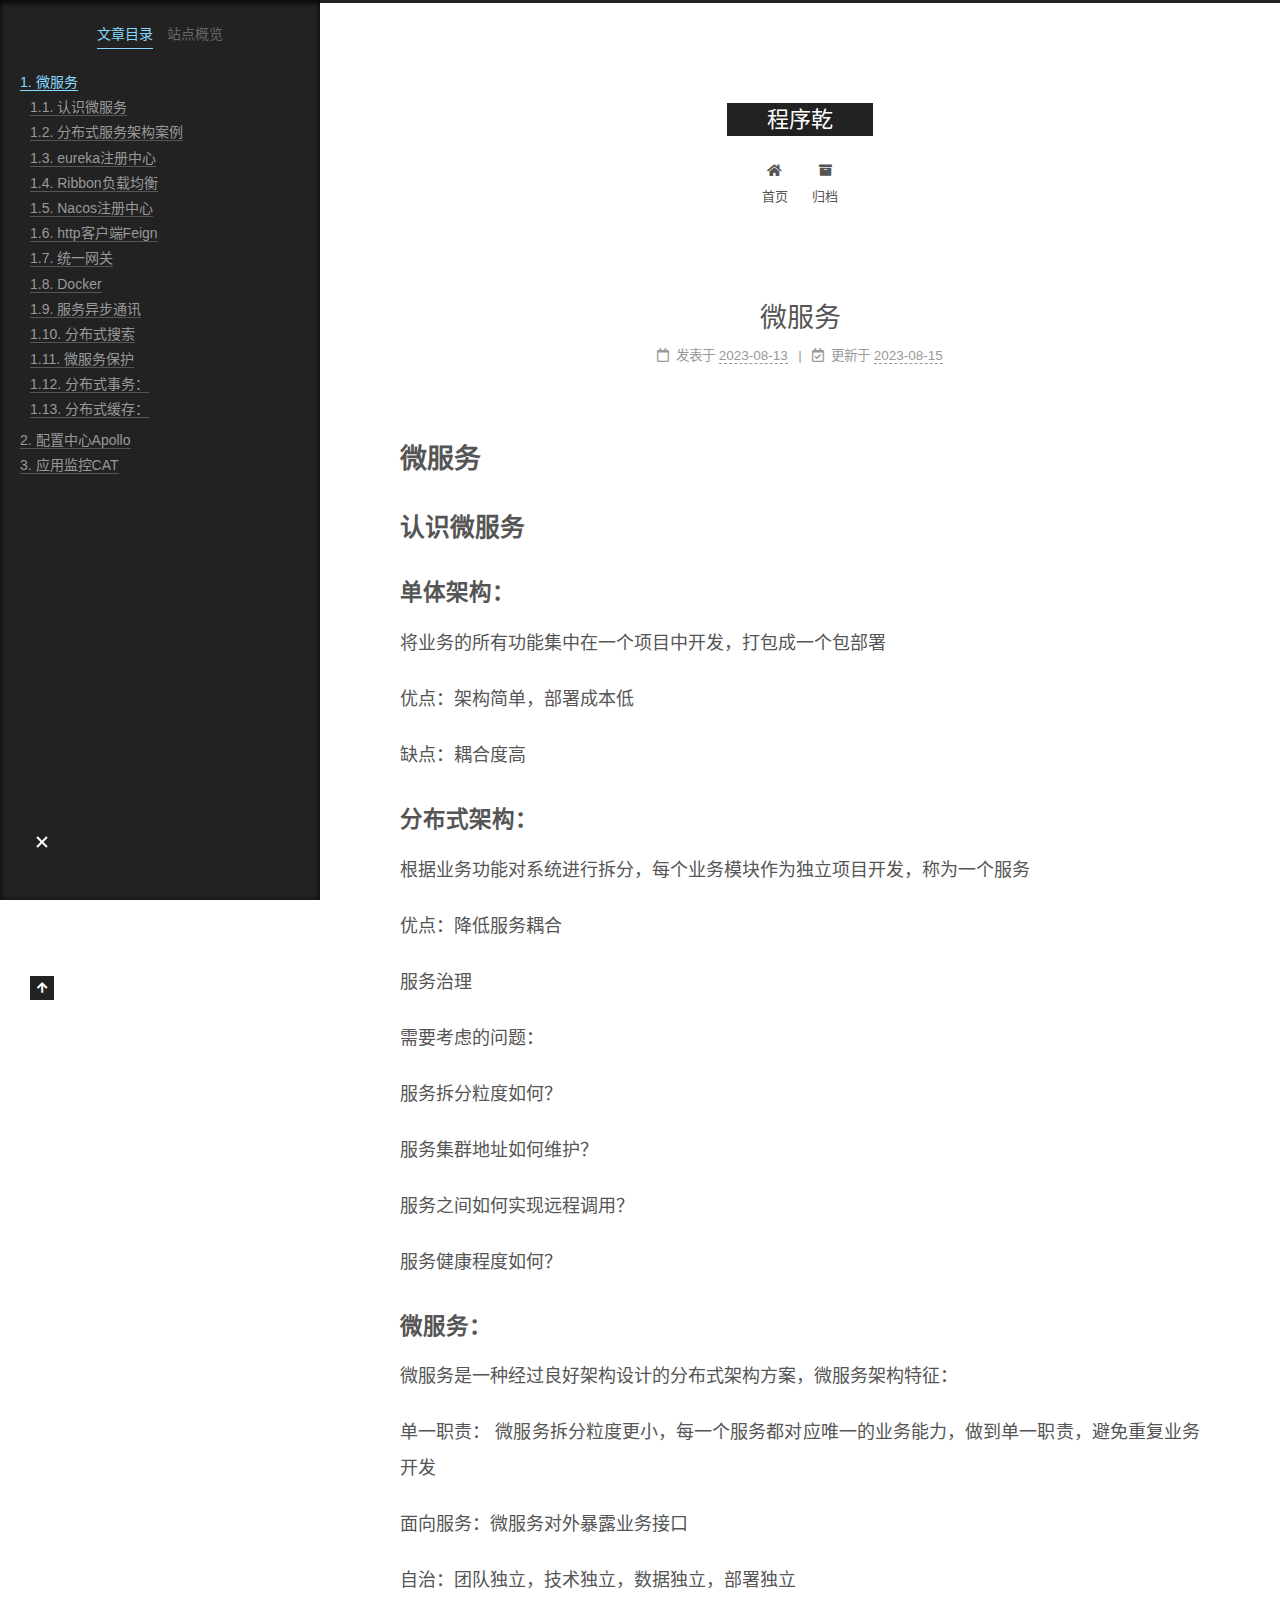
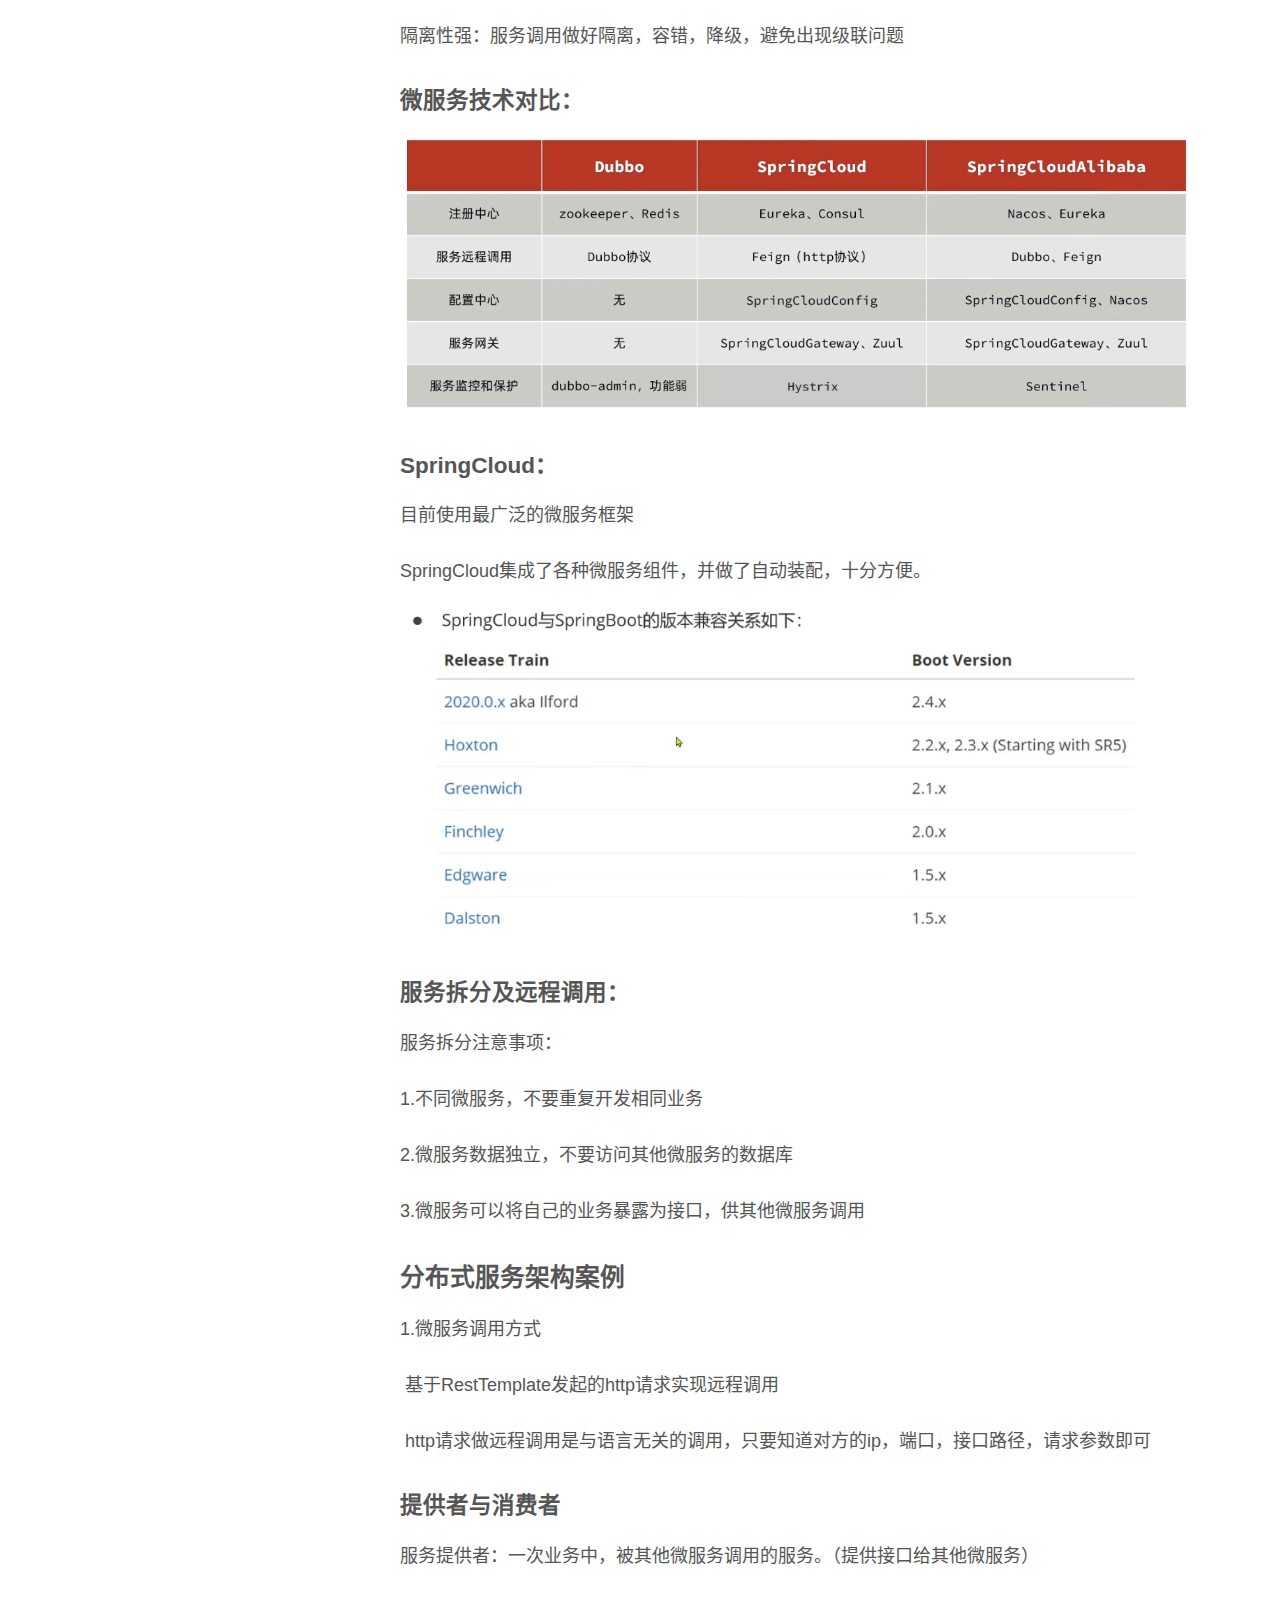
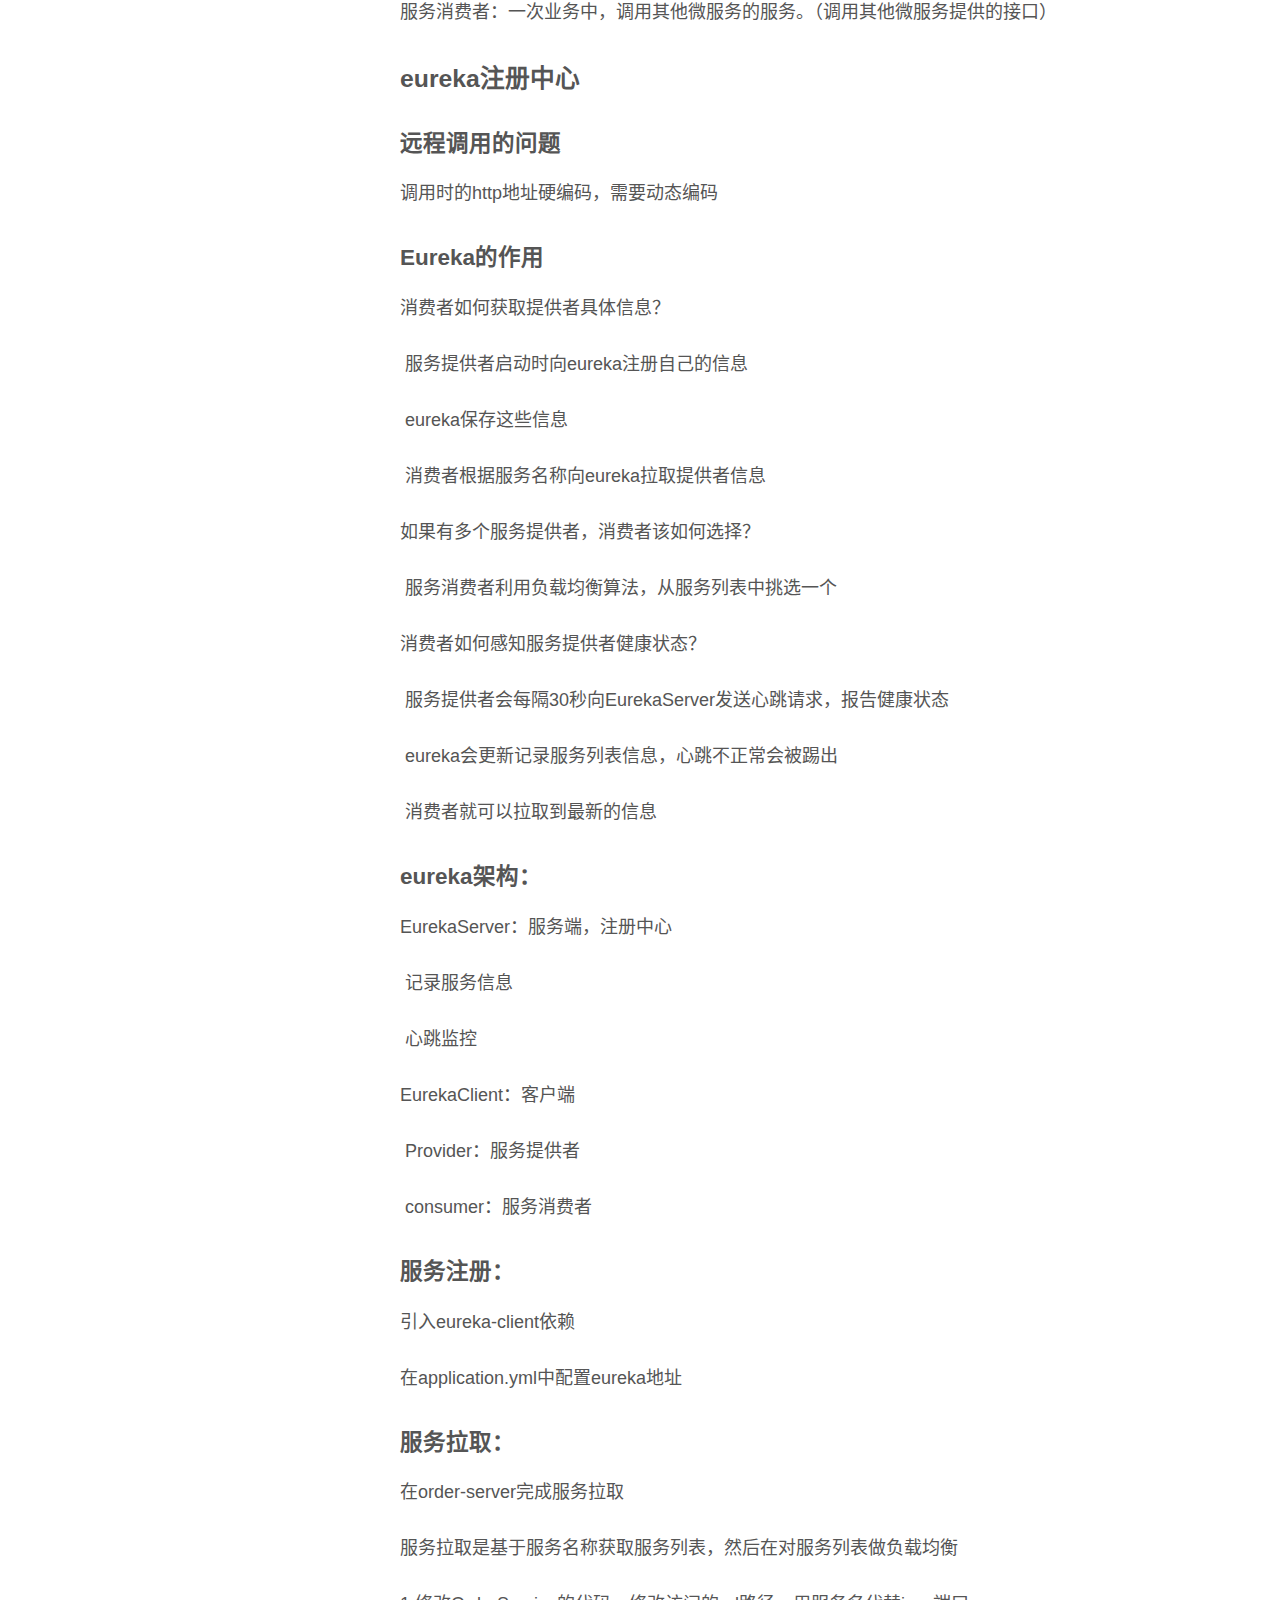
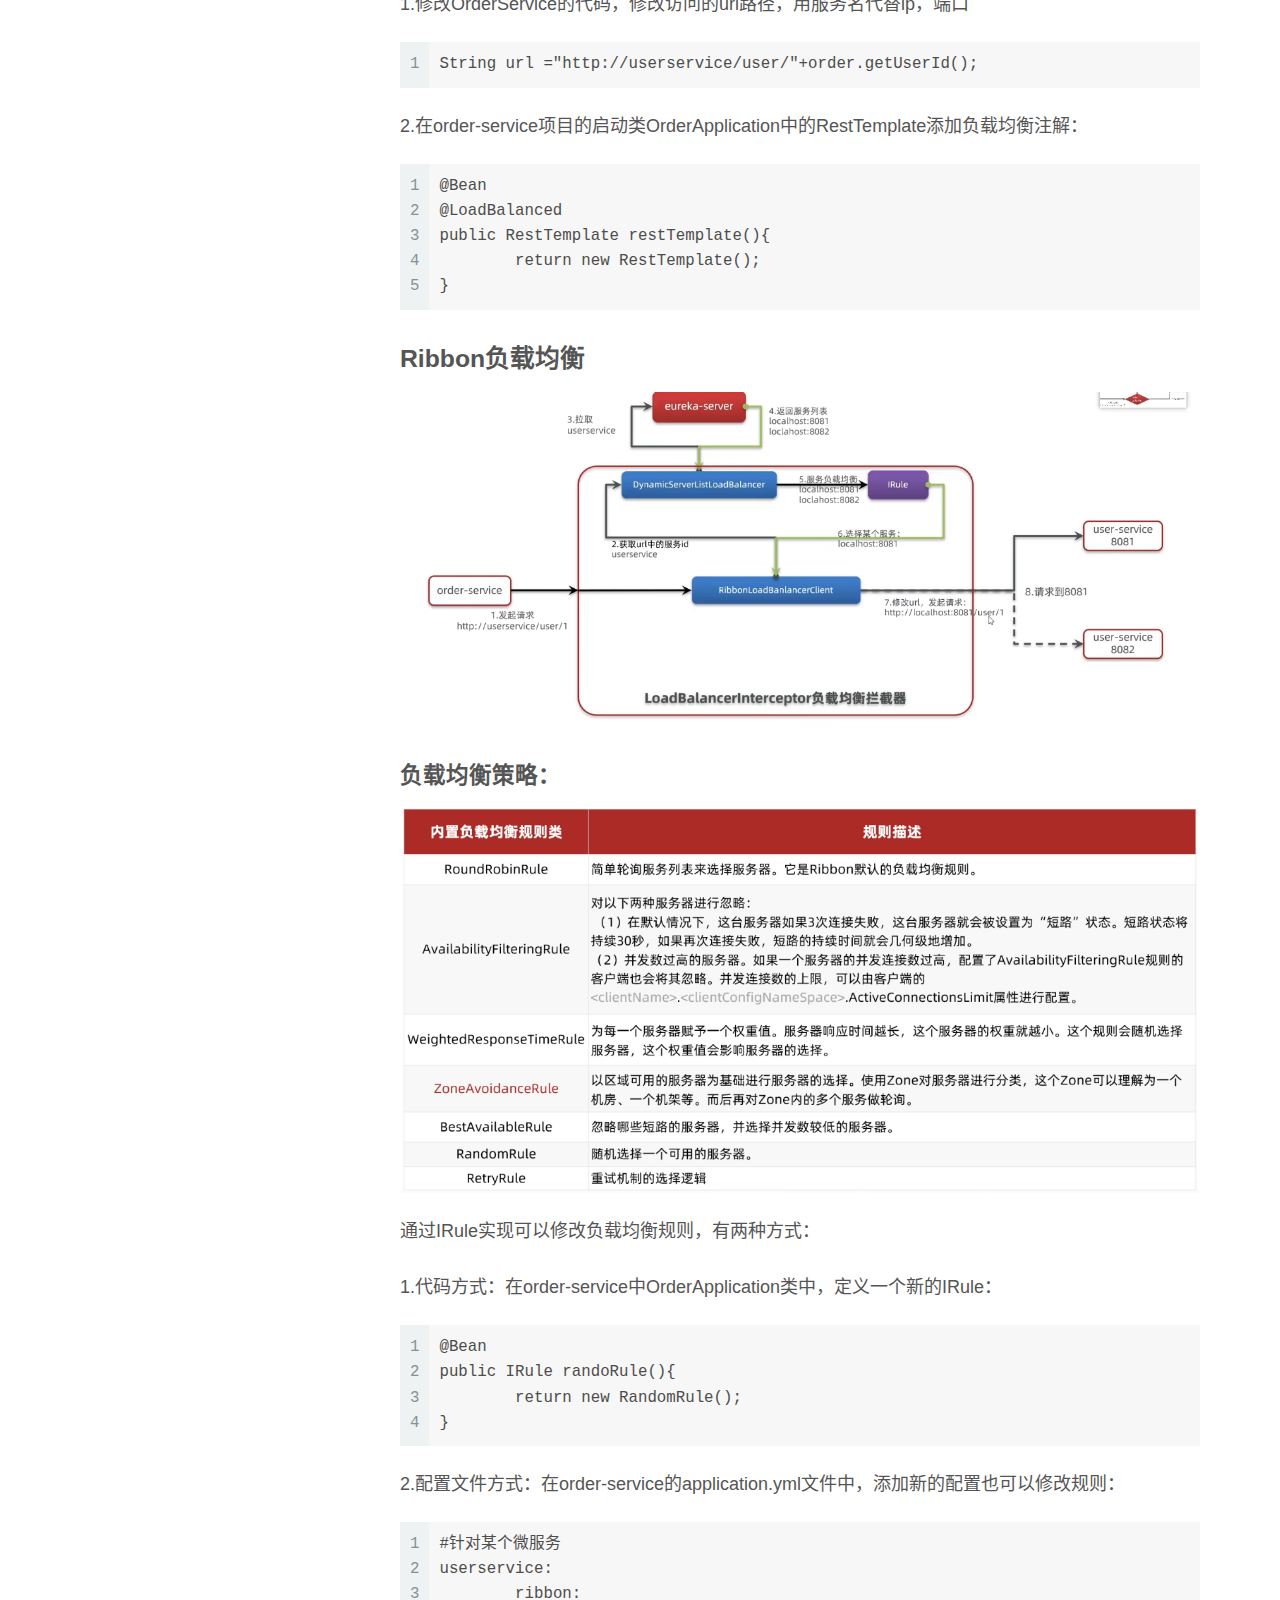
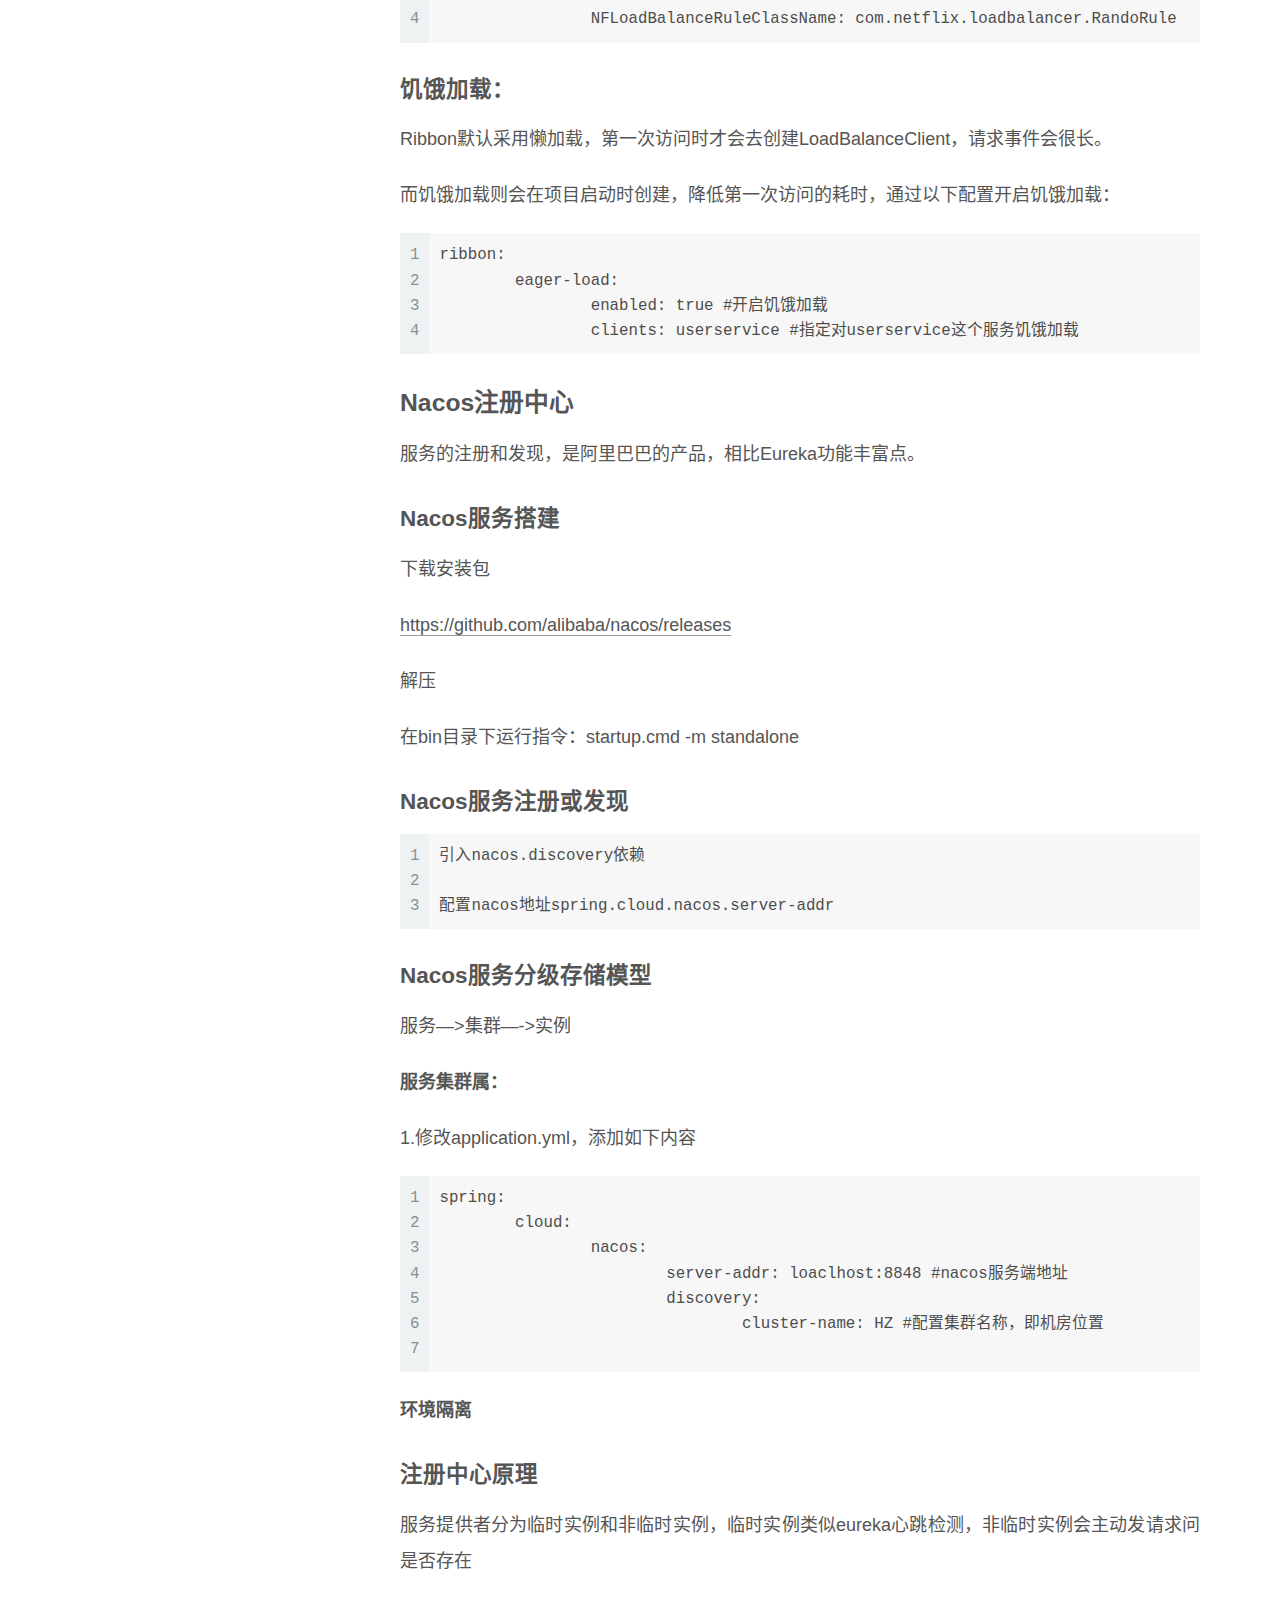
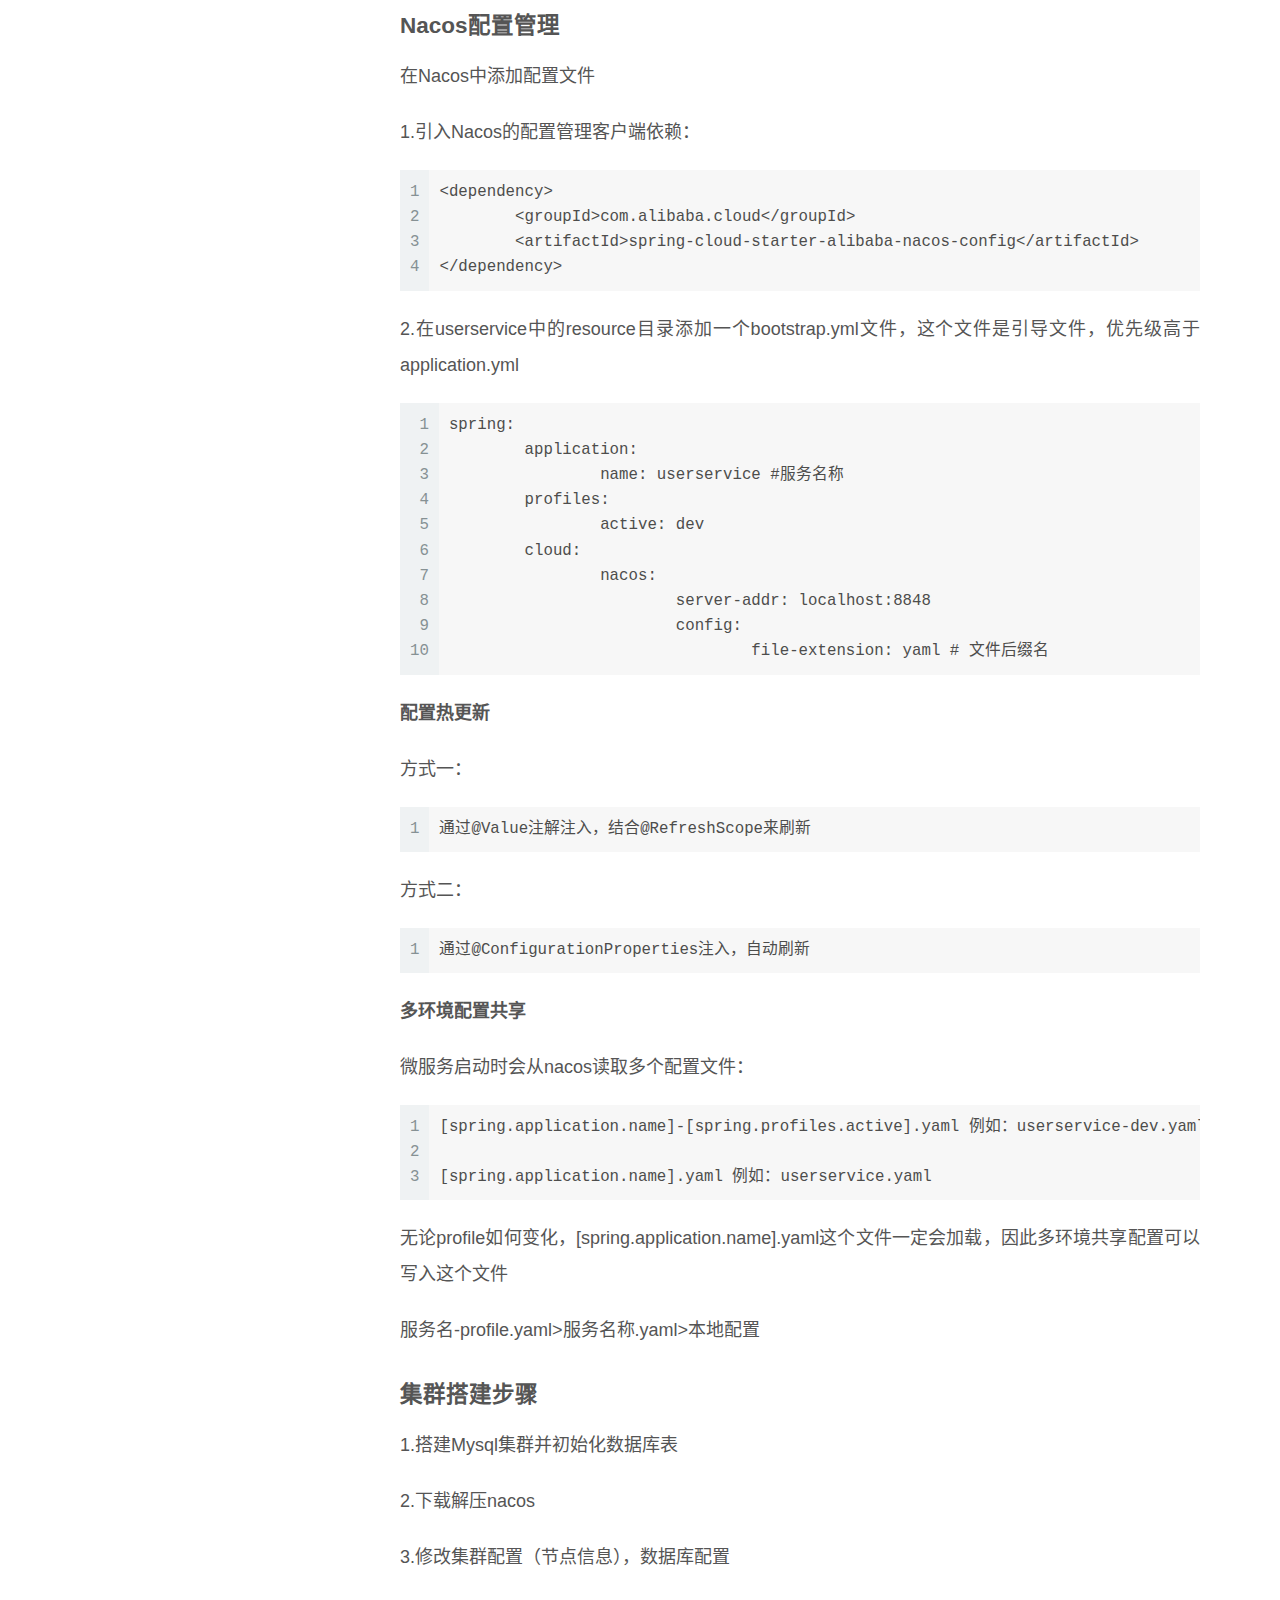
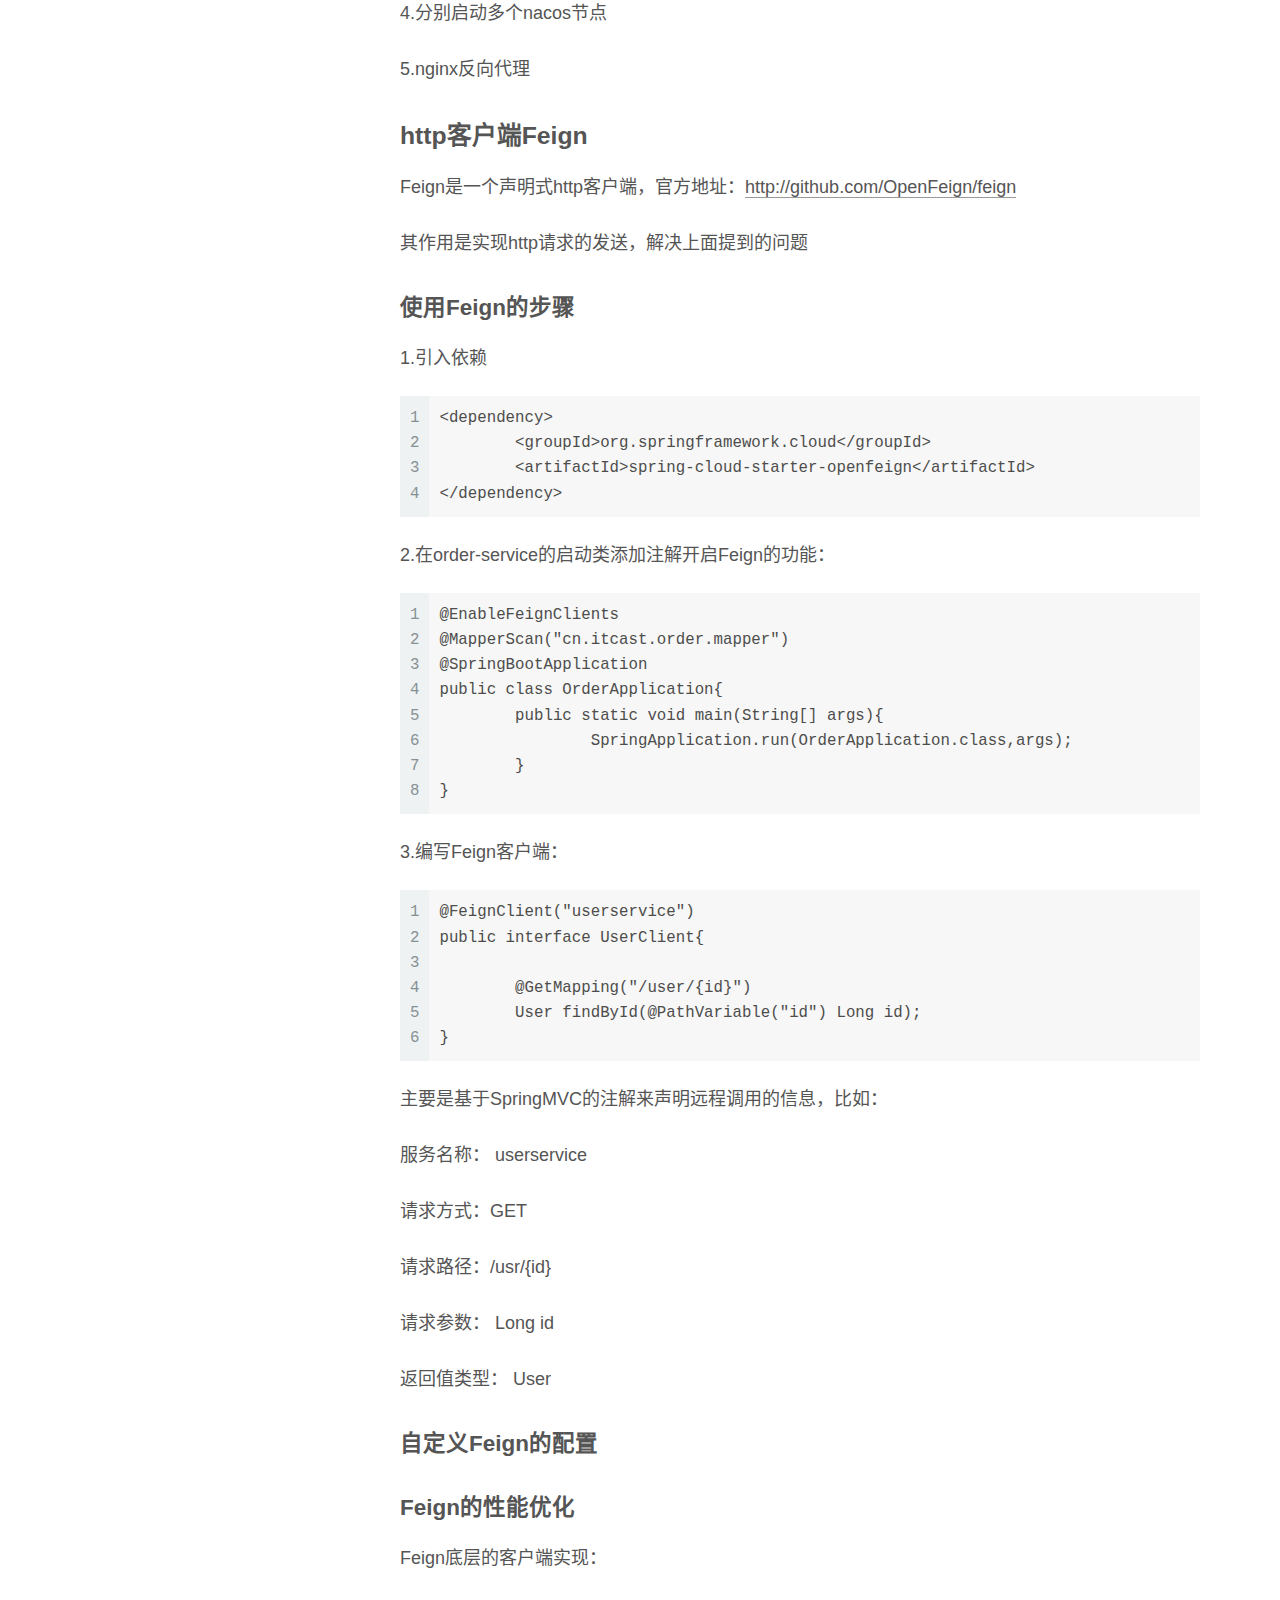
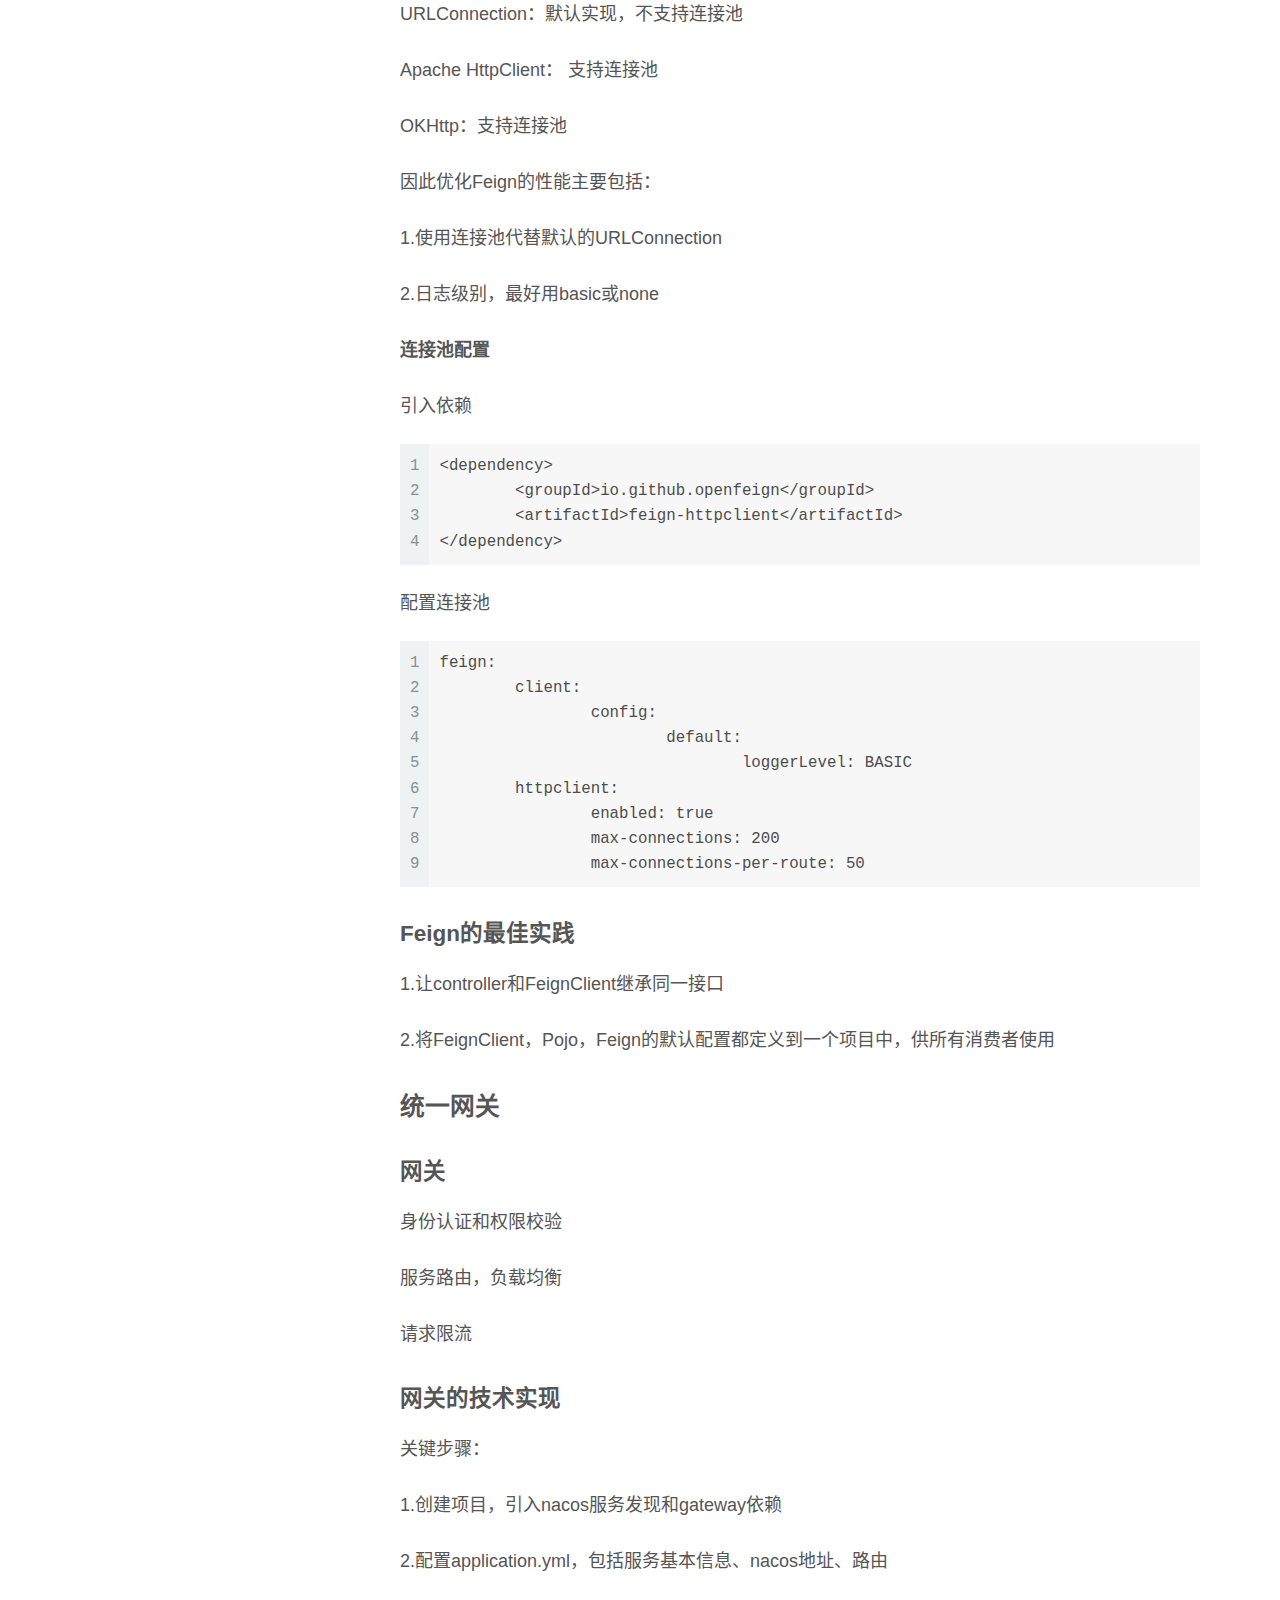
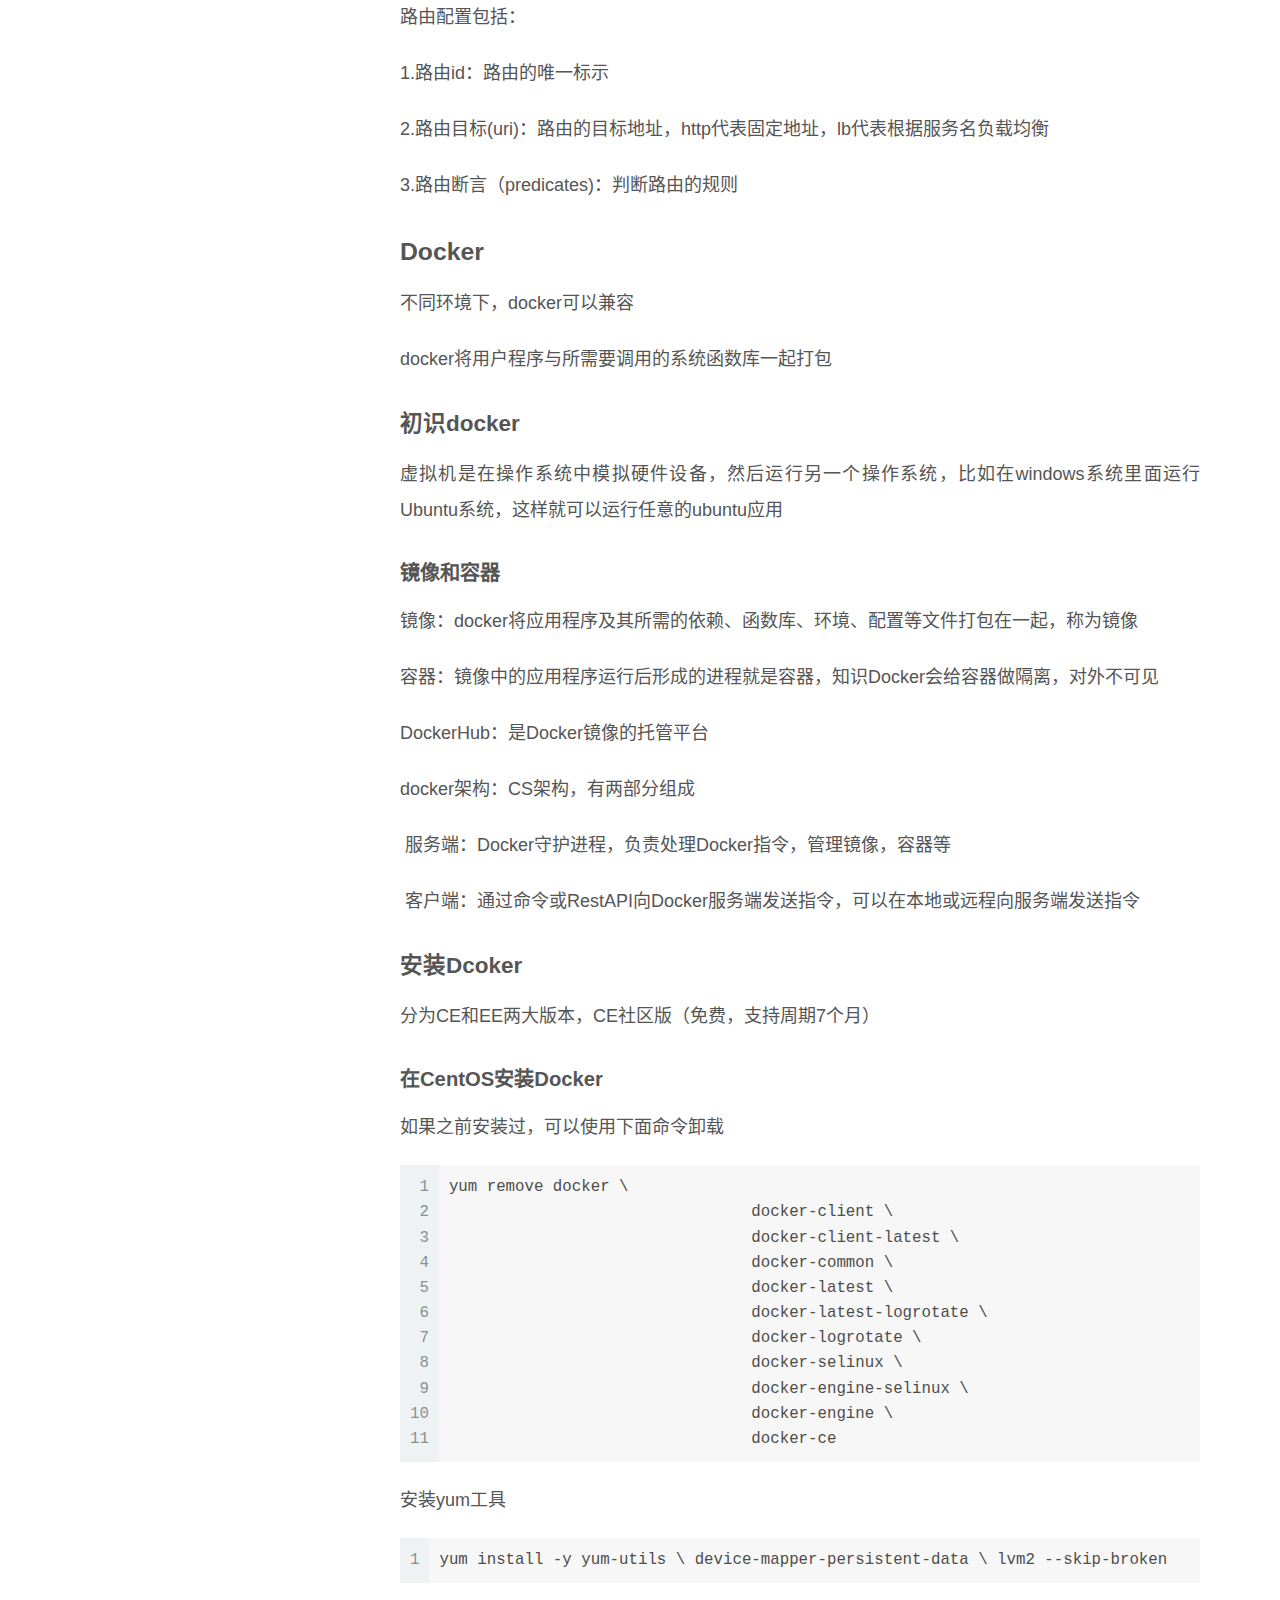
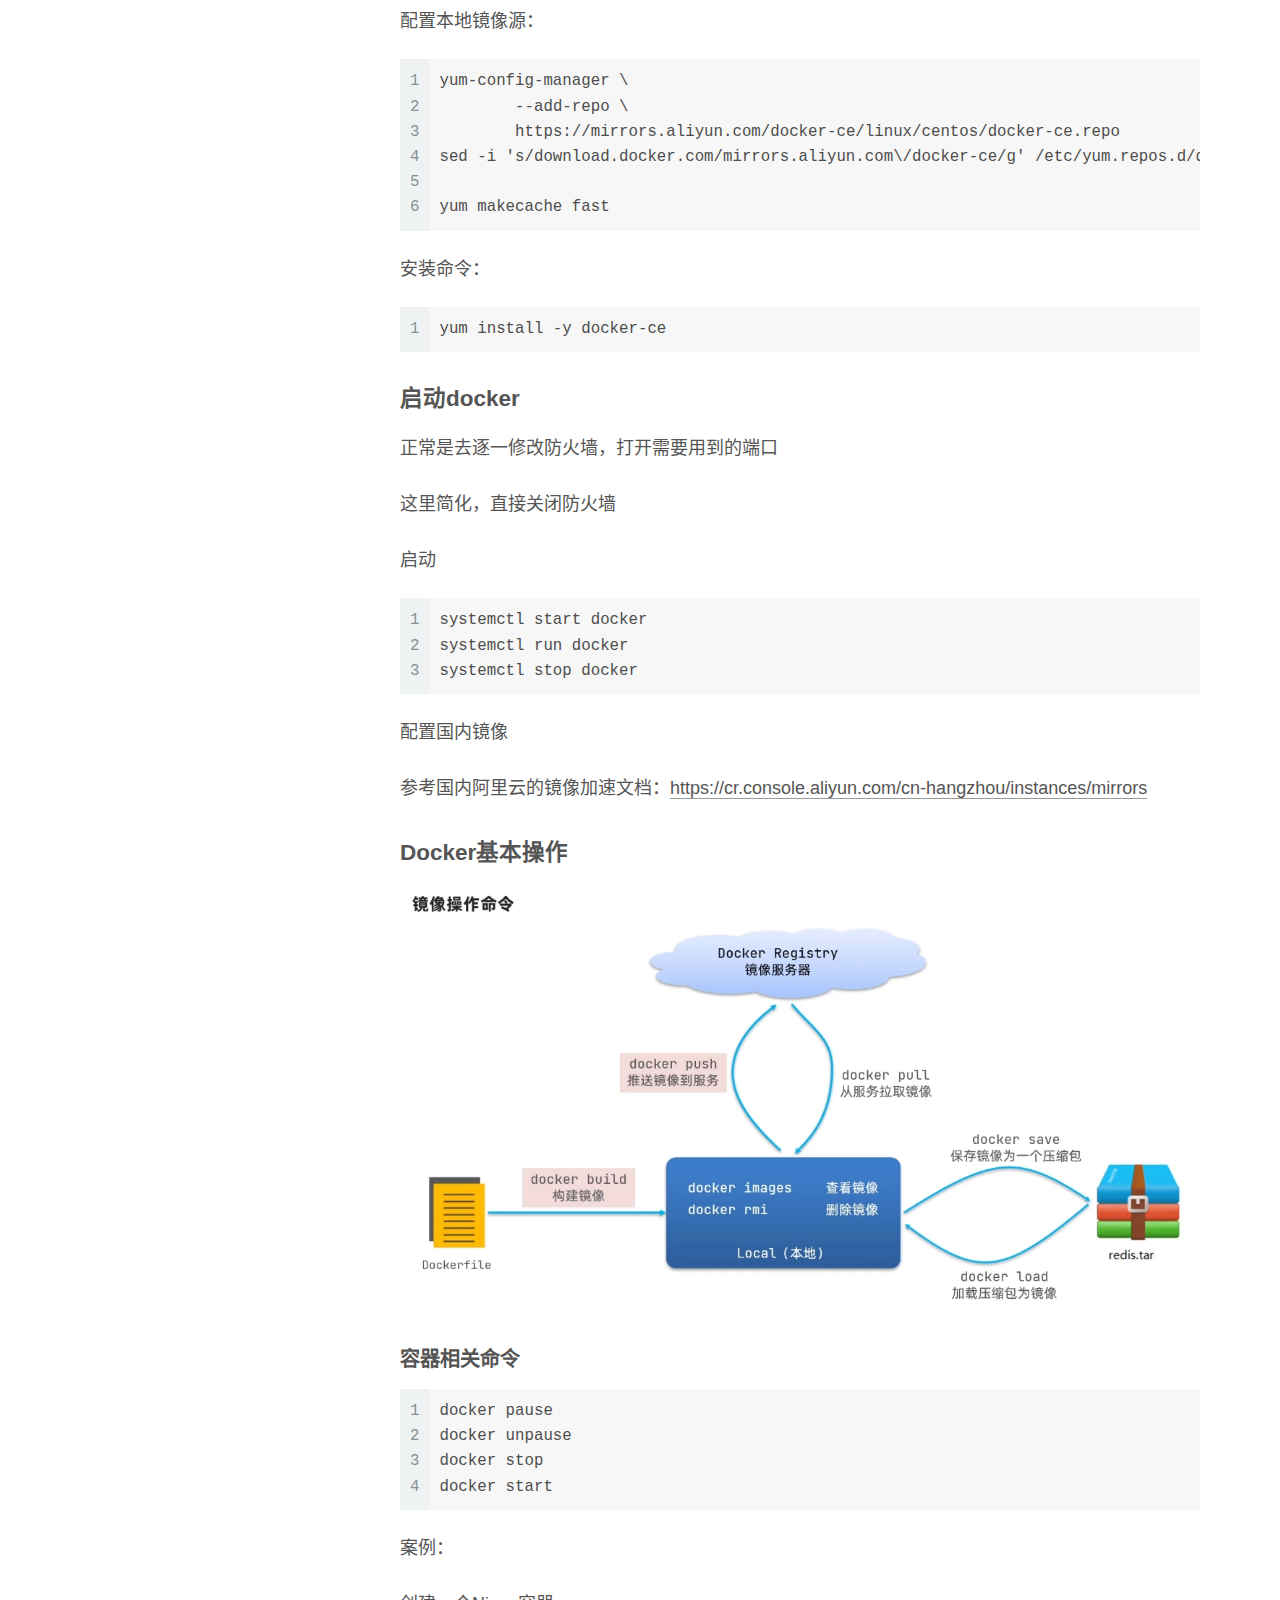
<file: 2023/08/13/微服务/index.html>
<!DOCTYPE html>
<html lang="zh-CN">
<head>
  <meta charset="UTF-8">
<meta name="viewport" content="width=device-width, initial-scale=1, maximum-scale=2">
<meta name="theme-color" content="#222">
<meta name="generator" content="Hexo 6.3.0">
  <link rel="apple-touch-icon" sizes="180x180" href="/images/apple-touch-icon-next.png">
  <link rel="icon" type="image/png" sizes="32x32" href="/images/favicon-32x32-next.png">
  <link rel="icon" type="image/png" sizes="16x16" href="/images/favicon-16x16-next.png">
  <link rel="mask-icon" href="/images/logo.svg" color="#222">

<link rel="stylesheet" href="/css/main.css">


<link rel="stylesheet" href="/lib/font-awesome/css/all.min.css">

<script id="hexo-configurations">
    var NexT = window.NexT || {};
    var CONFIG = {"hostname":"example.com","root":"/","scheme":"Muse","version":"7.8.0","exturl":false,"sidebar":{"position":"left","display":"post","padding":18,"offset":12,"onmobile":false},"copycode":{"enable":false,"show_result":false,"style":null},"back2top":{"enable":true,"sidebar":false,"scrollpercent":false},"bookmark":{"enable":false,"color":"#222","save":"auto"},"fancybox":false,"mediumzoom":false,"lazyload":false,"pangu":false,"comments":{"style":"tabs","active":null,"storage":true,"lazyload":false,"nav":null},"algolia":{"hits":{"per_page":10},"labels":{"input_placeholder":"Search for Posts","hits_empty":"We didn't find any results for the search: ${query}","hits_stats":"${hits} results found in ${time} ms"}},"localsearch":{"enable":false,"trigger":"auto","top_n_per_article":1,"unescape":false,"preload":false},"motion":{"enable":true,"async":false,"transition":{"post_block":"fadeIn","post_header":"slideDownIn","post_body":"slideDownIn","coll_header":"slideLeftIn","sidebar":"slideUpIn"}}};
  </script>

  <meta name="description" content="微服务认识微服务单体架构：将业务的所有功能集中在一个项目中开发，打包成一个包部署 优点：架构简单，部署成本低 缺点：耦合度高 分布式架构：根据业务功能对系统进行拆分，每个业务模块作为独立项目开发，称为一个服务 优点：降低服务耦合 服务治理 需要考虑的问题： 服务拆分粒度如何？ 服务集群地址如何维护？ 服务之间如何实现远程调用？ 服务健康程度如何？ 微服务：微服务是一种经过良好架构设计的分布式架构方">
<meta property="og:type" content="article">
<meta property="og:title" content="微服务">
<meta property="og:url" content="http://example.com/2023/08/13/%E5%BE%AE%E6%9C%8D%E5%8A%A1/index.html">
<meta property="og:site_name" content="程序乾">
<meta property="og:description" content="微服务认识微服务单体架构：将业务的所有功能集中在一个项目中开发，打包成一个包部署 优点：架构简单，部署成本低 缺点：耦合度高 分布式架构：根据业务功能对系统进行拆分，每个业务模块作为独立项目开发，称为一个服务 优点：降低服务耦合 服务治理 需要考虑的问题： 服务拆分粒度如何？ 服务集群地址如何维护？ 服务之间如何实现远程调用？ 服务健康程度如何？ 微服务：微服务是一种经过良好架构设计的分布式架构方">
<meta property="og:locale" content="zh_CN">
<meta property="og:image" content="http://example.com/2023/08/13/%E5%BE%AE%E6%9C%8D%E5%8A%A1/%E5%9B%BE%E7%89%87/image-20221117214336117.png">
<meta property="og:image" content="http://example.com/2023/08/13/%E5%BE%AE%E6%9C%8D%E5%8A%A1/%E5%9B%BE%E7%89%87/image-20221117214744817.png">
<meta property="og:image" content="http://example.com/2023/08/13/%E5%BE%AE%E6%9C%8D%E5%8A%A1/%E5%9B%BE%E7%89%87/image-20221118110239295.png">
<meta property="og:image" content="http://example.com/2023/08/13/%E5%BE%AE%E6%9C%8D%E5%8A%A1/%E5%9B%BE%E7%89%87/image-20221118110432121.png">
<meta property="og:image" content="http://example.com/2023/08/13/%E5%BE%AE%E6%9C%8D%E5%8A%A1/%E5%9B%BE%E7%89%87/image-20221219111044609.png">
<meta property="og:image" content="http://example.com/2023/08/13/%E5%BE%AE%E6%9C%8D%E5%8A%A1/%E5%9B%BE%E7%89%87/image-20230313161341123.png">
<meta property="og:image" content="http://example.com/2023/08/13/%E5%BE%AE%E6%9C%8D%E5%8A%A1/%E5%9B%BE%E7%89%87/image-20230327162941480.png">
<meta property="og:image" content="http://example.com/2023/08/13/%E5%BE%AE%E6%9C%8D%E5%8A%A1/%E5%9B%BE%E7%89%87/image-20230327163140280.png">
<meta property="og:image" content="http://example.com/2023/08/13/%E5%BE%AE%E6%9C%8D%E5%8A%A1/%E5%9B%BE%E7%89%87/image-20230402200837162.png">
<meta property="article:published_time" content="2023-08-13T15:50:59.671Z">
<meta property="article:modified_time" content="2023-08-14T16:11:09.476Z">
<meta property="article:author" content="乾">
<meta name="twitter:card" content="summary">
<meta name="twitter:image" content="http://example.com/2023/08/13/%E5%BE%AE%E6%9C%8D%E5%8A%A1/%E5%9B%BE%E7%89%87/image-20221117214336117.png">

<link rel="canonical" href="http://example.com/2023/08/13/%E5%BE%AE%E6%9C%8D%E5%8A%A1/">


<script id="page-configurations">
  // https://hexo.io/docs/variables.html
  CONFIG.page = {
    sidebar: "",
    isHome : false,
    isPost : true,
    lang   : 'zh-CN'
  };
</script>

  <title>微服务 | 程序乾</title>
  






  <noscript>
  <style>
  .use-motion .brand,
  .use-motion .menu-item,
  .sidebar-inner,
  .use-motion .post-block,
  .use-motion .pagination,
  .use-motion .comments,
  .use-motion .post-header,
  .use-motion .post-body,
  .use-motion .collection-header { opacity: initial; }

  .use-motion .site-title,
  .use-motion .site-subtitle {
    opacity: initial;
    top: initial;
  }

  .use-motion .logo-line-before i { left: initial; }
  .use-motion .logo-line-after i { right: initial; }
  </style>
</noscript>

</head>

<body itemscope itemtype="http://schema.org/WebPage">
  <div class="container use-motion">
    <div class="headband"></div>

    <header class="header" itemscope itemtype="http://schema.org/WPHeader">
      <div class="header-inner"><div class="site-brand-container">
  <div class="site-nav-toggle">
    <div class="toggle" aria-label="切换导航栏">
      <span class="toggle-line toggle-line-first"></span>
      <span class="toggle-line toggle-line-middle"></span>
      <span class="toggle-line toggle-line-last"></span>
    </div>
  </div>

  <div class="site-meta">

    <a href="/" class="brand" rel="start">
      <span class="logo-line-before"><i></i></span>
      <h1 class="site-title">程序乾</h1>
      <span class="logo-line-after"><i></i></span>
    </a>
  </div>

  <div class="site-nav-right">
    <div class="toggle popup-trigger">
    </div>
  </div>
</div>




<nav class="site-nav">
  <ul id="menu" class="main-menu menu">
        <li class="menu-item menu-item-home">

    <a href="/" rel="section"><i class="fa fa-home fa-fw"></i>首页</a>

  </li>
        <li class="menu-item menu-item-archives">

    <a href="/archives/" rel="section"><i class="fa fa-archive fa-fw"></i>归档</a>

  </li>
  </ul>
</nav>




</div>
    </header>

    
  <div class="back-to-top">
    <i class="fa fa-arrow-up"></i>
    <span>0%</span>
  </div>


    <main class="main">
      <div class="main-inner">
        <div class="content-wrap">
          

          <div class="content post posts-expand">
            

    
  
  
  <article itemscope itemtype="http://schema.org/Article" class="post-block" lang="zh-CN">
    <link itemprop="mainEntityOfPage" href="http://example.com/2023/08/13/%E5%BE%AE%E6%9C%8D%E5%8A%A1/">

    <span hidden itemprop="author" itemscope itemtype="http://schema.org/Person">
      <meta itemprop="image" content="/images/avatar.gif">
      <meta itemprop="name" content="乾">
      <meta itemprop="description" content="写一个赚乾的程序">
    </span>

    <span hidden itemprop="publisher" itemscope itemtype="http://schema.org/Organization">
      <meta itemprop="name" content="程序乾">
    </span>
      <header class="post-header">
        <h1 class="post-title" itemprop="name headline">
          微服务
        </h1>

        <div class="post-meta">
            <span class="post-meta-item">
              <span class="post-meta-item-icon">
                <i class="far fa-calendar"></i>
              </span>
              <span class="post-meta-item-text">发表于</span>

              <time title="创建时间：2023-08-13 23:50:59" itemprop="dateCreated datePublished" datetime="2023-08-13T23:50:59+08:00">2023-08-13</time>
            </span>
              <span class="post-meta-item">
                <span class="post-meta-item-icon">
                  <i class="far fa-calendar-check"></i>
                </span>
                <span class="post-meta-item-text">更新于</span>
                <time title="修改时间：2023-08-15 00:11:09" itemprop="dateModified" datetime="2023-08-15T00:11:09+08:00">2023-08-15</time>
              </span>

          

        </div>
      </header>

    
    
    
    <div class="post-body" itemprop="articleBody">

      
        <h1 id="微服务"><a href="#微服务" class="headerlink" title="微服务"></a>微服务</h1><h2 id="认识微服务"><a href="#认识微服务" class="headerlink" title="认识微服务"></a>认识微服务</h2><h3 id="单体架构："><a href="#单体架构：" class="headerlink" title="单体架构："></a>单体架构：</h3><p>将业务的所有功能集中在一个项目中开发，打包成一个包部署</p>
<p>优点：架构简单，部署成本低</p>
<p>缺点：耦合度高</p>
<h3 id="分布式架构："><a href="#分布式架构：" class="headerlink" title="分布式架构："></a>分布式架构：</h3><p>根据业务功能对系统进行拆分，每个业务模块作为独立项目开发，称为一个服务</p>
<p>优点：降低服务耦合</p>
<p>服务治理</p>
<p>需要考虑的问题：</p>
<p>服务拆分粒度如何？</p>
<p>服务集群地址如何维护？</p>
<p>服务之间如何实现远程调用？</p>
<p>服务健康程度如何？</p>
<h3 id="微服务："><a href="#微服务：" class="headerlink" title="微服务："></a>微服务：</h3><p>微服务是一种经过良好架构设计的分布式架构方案，微服务架构特征：</p>
<p>单一职责： 微服务拆分粒度更小，每一个服务都对应唯一的业务能力，做到单一职责，避免重复业务开发</p>
<p>面向服务：微服务对外暴露业务接口</p>
<p>自治：团队独立，技术独立，数据独立，部署独立</p>
<p>隔离性强：服务调用做好隔离，容错，降级，避免出现级联问题</p>
<h3 id="微服务技术对比："><a href="#微服务技术对比：" class="headerlink" title="微服务技术对比："></a>微服务技术对比：</h3><p><img src="/2023/08/13/%E5%BE%AE%E6%9C%8D%E5%8A%A1/%E5%9B%BE%E7%89%87/image-20221117214336117.png" alt="label"></p>
<h3 id="SpringCloud："><a href="#SpringCloud：" class="headerlink" title="SpringCloud："></a>SpringCloud：</h3><p>目前使用最广泛的微服务框架</p>
<p>SpringCloud集成了各种微服务组件，并做了自动装配，十分方便。</p>
<p><img src="/2023/08/13/%E5%BE%AE%E6%9C%8D%E5%8A%A1/%E5%9B%BE%E7%89%87/image-20221117214744817.png" alt="label"></p>
<h3 id="服务拆分及远程调用："><a href="#服务拆分及远程调用：" class="headerlink" title="服务拆分及远程调用："></a>服务拆分及远程调用：</h3><p>服务拆分注意事项：</p>
<p>1.不同微服务，不要重复开发相同业务</p>
<p>2.微服务数据独立，不要访问其他微服务的数据库</p>
<p>3.微服务可以将自己的业务暴露为接口，供其他微服务调用</p>
<h2 id="分布式服务架构案例"><a href="#分布式服务架构案例" class="headerlink" title="分布式服务架构案例"></a>分布式服务架构案例</h2><p>1.微服务调用方式</p>
<p>​	基于RestTemplate发起的http请求实现远程调用</p>
<p>​	http请求做远程调用是与语言无关的调用，只要知道对方的ip，端口，接口路径，请求参数即可</p>
<h3 id="提供者与消费者"><a href="#提供者与消费者" class="headerlink" title="提供者与消费者"></a>提供者与消费者</h3><p>服务提供者：一次业务中，被其他微服务调用的服务。（提供接口给其他微服务）</p>
<p>服务消费者：一次业务中，调用其他微服务的服务。（调用其他微服务提供的接口）</p>
<h2 id="eureka注册中心"><a href="#eureka注册中心" class="headerlink" title="eureka注册中心"></a>eureka注册中心</h2><h3 id="远程调用的问题"><a href="#远程调用的问题" class="headerlink" title="远程调用的问题"></a>远程调用的问题</h3><p>调用时的http地址硬编码，需要动态编码</p>
<h3 id="Eureka的作用"><a href="#Eureka的作用" class="headerlink" title="Eureka的作用"></a>Eureka的作用</h3><p>消费者如何获取提供者具体信息？</p>
<p>​	服务提供者启动时向eureka注册自己的信息</p>
<p>​	eureka保存这些信息</p>
<p>​	消费者根据服务名称向eureka拉取提供者信息</p>
<p>如果有多个服务提供者，消费者该如何选择？</p>
<p>​	服务消费者利用负载均衡算法，从服务列表中挑选一个</p>
<p>消费者如何感知服务提供者健康状态？</p>
<p>​	服务提供者会每隔30秒向EurekaServer发送心跳请求，报告健康状态</p>
<p>​	eureka会更新记录服务列表信息，心跳不正常会被踢出</p>
<p>​	消费者就可以拉取到最新的信息</p>
<h3 id="eureka架构："><a href="#eureka架构：" class="headerlink" title="eureka架构："></a>eureka架构：</h3><p>EurekaServer：服务端，注册中心</p>
<p>​	记录服务信息</p>
<p>​	心跳监控</p>
<p>EurekaClient：客户端</p>
<p>​	Provider：服务提供者</p>
<p>​	consumer：服务消费者</p>
<h3 id="服务注册："><a href="#服务注册：" class="headerlink" title="服务注册："></a>服务注册：</h3><p>引入eureka-client依赖</p>
<p>在application.yml中配置eureka地址</p>
<h3 id="服务拉取："><a href="#服务拉取：" class="headerlink" title="服务拉取："></a>服务拉取：</h3><p>在order-server完成服务拉取</p>
<p>服务拉取是基于服务名称获取服务列表，然后在对服务列表做负载均衡</p>
<p>1.修改OrderService的代码，修改访问的url路径，用服务名代替ip，端口</p>
<figure class="highlight plaintext"><table><tr><td class="gutter"><pre><span class="line">1</span><br></pre></td><td class="code"><pre><span class="line">String url =&quot;http://userservice/user/&quot;+order.getUserId();</span><br></pre></td></tr></table></figure>

<p>2.在order-service项目的启动类OrderApplication中的RestTemplate添加负载均衡注解：</p>
<figure class="highlight plaintext"><table><tr><td class="gutter"><pre><span class="line">1</span><br><span class="line">2</span><br><span class="line">3</span><br><span class="line">4</span><br><span class="line">5</span><br></pre></td><td class="code"><pre><span class="line">@Bean</span><br><span class="line">@LoadBalanced</span><br><span class="line">public RestTemplate restTemplate()&#123;</span><br><span class="line">	return new RestTemplate();</span><br><span class="line">&#125;</span><br></pre></td></tr></table></figure>

<h2 id="Ribbon负载均衡"><a href="#Ribbon负载均衡" class="headerlink" title="Ribbon负载均衡"></a>Ribbon负载均衡</h2><p><img src="/2023/08/13/%E5%BE%AE%E6%9C%8D%E5%8A%A1/%E5%9B%BE%E7%89%87/image-20221118110239295.png" alt="label"></p>
<h3 id="负载均衡策略："><a href="#负载均衡策略：" class="headerlink" title="负载均衡策略："></a>负载均衡策略：</h3><p><img src="/2023/08/13/%E5%BE%AE%E6%9C%8D%E5%8A%A1/%E5%9B%BE%E7%89%87/image-20221118110432121.png" alt="label"></p>
<p>通过IRule实现可以修改负载均衡规则，有两种方式：</p>
<p>1.代码方式：在order-service中OrderApplication类中，定义一个新的IRule：</p>
<figure class="highlight plaintext"><table><tr><td class="gutter"><pre><span class="line">1</span><br><span class="line">2</span><br><span class="line">3</span><br><span class="line">4</span><br></pre></td><td class="code"><pre><span class="line">@Bean</span><br><span class="line">public IRule randoRule()&#123;</span><br><span class="line">	return new RandomRule();</span><br><span class="line">&#125;</span><br></pre></td></tr></table></figure>

<p>2.配置文件方式：在order-service的application.yml文件中，添加新的配置也可以修改规则：</p>
<figure class="highlight plaintext"><table><tr><td class="gutter"><pre><span class="line">1</span><br><span class="line">2</span><br><span class="line">3</span><br><span class="line">4</span><br></pre></td><td class="code"><pre><span class="line">#针对某个微服务</span><br><span class="line">userservice:</span><br><span class="line">	ribbon:</span><br><span class="line">		NFLoadBalanceRuleClassName: com.netflix.loadbalancer.RandoRule </span><br></pre></td></tr></table></figure>

<h3 id="饥饿加载："><a href="#饥饿加载：" class="headerlink" title="饥饿加载："></a>饥饿加载：</h3><p>Ribbon默认采用懒加载，第一次访问时才会去创建LoadBalanceClient，请求事件会很长。</p>
<p>而饥饿加载则会在项目启动时创建，降低第一次访问的耗时，通过以下配置开启饥饿加载：</p>
<figure class="highlight plaintext"><table><tr><td class="gutter"><pre><span class="line">1</span><br><span class="line">2</span><br><span class="line">3</span><br><span class="line">4</span><br></pre></td><td class="code"><pre><span class="line">ribbon:</span><br><span class="line">	eager-load:</span><br><span class="line">		enabled: true #开启饥饿加载</span><br><span class="line">		clients: userservice #指定对userservice这个服务饥饿加载</span><br></pre></td></tr></table></figure>

<h2 id="Nacos注册中心"><a href="#Nacos注册中心" class="headerlink" title="Nacos注册中心"></a>Nacos注册中心</h2><p>服务的注册和发现，是阿里巴巴的产品，相比Eureka功能丰富点。</p>
<h3 id="Nacos服务搭建"><a href="#Nacos服务搭建" class="headerlink" title="Nacos服务搭建"></a>Nacos服务搭建</h3><p>下载安装包</p>
<p><a target="_blank" rel="noopener" href="https://github.com/alibaba/nacos/releases">https://github.com/alibaba/nacos/releases</a></p>
<p>解压</p>
<p>在bin目录下运行指令：startup.cmd -m standalone</p>
<h3 id="Nacos服务注册或发现"><a href="#Nacos服务注册或发现" class="headerlink" title="Nacos服务注册或发现"></a>Nacos服务注册或发现</h3><figure class="highlight plaintext"><table><tr><td class="gutter"><pre><span class="line">1</span><br><span class="line">2</span><br><span class="line">3</span><br></pre></td><td class="code"><pre><span class="line">引入nacos.discovery依赖</span><br><span class="line"></span><br><span class="line">配置nacos地址spring.cloud.nacos.server-addr</span><br></pre></td></tr></table></figure>

<h3 id="Nacos服务分级存储模型"><a href="#Nacos服务分级存储模型" class="headerlink" title="Nacos服务分级存储模型"></a>Nacos服务分级存储模型</h3><p>服务—&gt;集群—-&gt;实例</p>
<p><strong>服务集群属：</strong></p>
<p>1.修改application.yml，添加如下内容</p>
<figure class="highlight plaintext"><table><tr><td class="gutter"><pre><span class="line">1</span><br><span class="line">2</span><br><span class="line">3</span><br><span class="line">4</span><br><span class="line">5</span><br><span class="line">6</span><br><span class="line">7</span><br></pre></td><td class="code"><pre><span class="line">spring:</span><br><span class="line">	cloud:</span><br><span class="line">		nacos:</span><br><span class="line">			server-addr: loaclhost:8848 #nacos服务端地址</span><br><span class="line">			discovery:</span><br><span class="line">				cluster-name: HZ #配置集群名称，即机房位置</span><br><span class="line">				</span><br></pre></td></tr></table></figure>

<p><strong>环境隔离</strong></p>
<h3 id="注册中心原理"><a href="#注册中心原理" class="headerlink" title="注册中心原理"></a>注册中心原理</h3><p>服务提供者分为临时实例和非临时实例，临时实例类似eureka心跳检测，非临时实例会主动发请求问是否存在</p>
<h3 id="Nacos配置管理"><a href="#Nacos配置管理" class="headerlink" title="Nacos配置管理"></a>Nacos配置管理</h3><p>在Nacos中添加配置文件</p>
<p>1.引入Nacos的配置管理客户端依赖：</p>
<figure class="highlight plaintext"><table><tr><td class="gutter"><pre><span class="line">1</span><br><span class="line">2</span><br><span class="line">3</span><br><span class="line">4</span><br></pre></td><td class="code"><pre><span class="line">&lt;dependency&gt;</span><br><span class="line">	&lt;groupId&gt;com.alibaba.cloud&lt;/groupId&gt;</span><br><span class="line">	&lt;artifactId&gt;spring-cloud-starter-alibaba-nacos-config&lt;/artifactId&gt;</span><br><span class="line">&lt;/dependency&gt;</span><br></pre></td></tr></table></figure>

<p>2.在userservice中的resource目录添加一个bootstrap.yml文件，这个文件是引导文件，优先级高于application.yml</p>
<figure class="highlight plaintext"><table><tr><td class="gutter"><pre><span class="line">1</span><br><span class="line">2</span><br><span class="line">3</span><br><span class="line">4</span><br><span class="line">5</span><br><span class="line">6</span><br><span class="line">7</span><br><span class="line">8</span><br><span class="line">9</span><br><span class="line">10</span><br></pre></td><td class="code"><pre><span class="line">spring:</span><br><span class="line">	application:</span><br><span class="line">		name: userservice #服务名称</span><br><span class="line">	profiles:</span><br><span class="line">		active: dev</span><br><span class="line">	cloud:</span><br><span class="line">		nacos:</span><br><span class="line">			server-addr: localhost:8848</span><br><span class="line">			config:</span><br><span class="line">				file-extension: yaml # 文件后缀名</span><br></pre></td></tr></table></figure>

<p><strong>配置热更新</strong></p>
<p>方式一：</p>
<figure class="highlight plaintext"><table><tr><td class="gutter"><pre><span class="line">1</span><br></pre></td><td class="code"><pre><span class="line">通过@Value注解注入，结合@RefreshScope来刷新</span><br></pre></td></tr></table></figure>

<p>方式二：</p>
<figure class="highlight plaintext"><table><tr><td class="gutter"><pre><span class="line">1</span><br></pre></td><td class="code"><pre><span class="line">通过@ConfigurationProperties注入，自动刷新</span><br></pre></td></tr></table></figure>

<p><strong>多环境配置共享</strong></p>
<p>微服务启动时会从nacos读取多个配置文件：</p>
<figure class="highlight plaintext"><table><tr><td class="gutter"><pre><span class="line">1</span><br><span class="line">2</span><br><span class="line">3</span><br></pre></td><td class="code"><pre><span class="line">[spring.application.name]-[spring.profiles.active].yaml 例如：userservice-dev.yaml</span><br><span class="line"></span><br><span class="line">[spring.application.name].yaml 例如：userservice.yaml</span><br></pre></td></tr></table></figure>

<p>无论profile如何变化，[spring.application.name].yaml这个文件一定会加载，因此多环境共享配置可以写入这个文件</p>
<p>服务名-profile.yaml&gt;服务名称.yaml&gt;本地配置</p>
<h3 id="集群搭建步骤"><a href="#集群搭建步骤" class="headerlink" title="集群搭建步骤"></a>集群搭建步骤</h3><p>1.搭建Mysql集群并初始化数据库表</p>
<p>2.下载解压nacos</p>
<p>3.修改集群配置（节点信息），数据库配置</p>
<p>4.分别启动多个nacos节点</p>
<p>5.nginx反向代理</p>
<h2 id="http客户端Feign"><a href="#http客户端Feign" class="headerlink" title="http客户端Feign"></a>http客户端Feign</h2><p>Feign是一个声明式http客户端，官方地址：<a target="_blank" rel="noopener" href="http://github.com/OpenFeign/feign">http://github.com/OpenFeign/feign</a></p>
<p>其作用是实现http请求的发送，解决上面提到的问题</p>
<h3 id="使用Feign的步骤"><a href="#使用Feign的步骤" class="headerlink" title="使用Feign的步骤"></a>使用Feign的步骤</h3><p>1.引入依赖</p>
<figure class="highlight plaintext"><table><tr><td class="gutter"><pre><span class="line">1</span><br><span class="line">2</span><br><span class="line">3</span><br><span class="line">4</span><br></pre></td><td class="code"><pre><span class="line">&lt;dependency&gt;</span><br><span class="line">	&lt;groupId&gt;org.springframework.cloud&lt;/groupId&gt;</span><br><span class="line">	&lt;artifactId&gt;spring-cloud-starter-openfeign&lt;/artifactId&gt;</span><br><span class="line">&lt;/dependency&gt;</span><br></pre></td></tr></table></figure>

<p>2.在order-service的启动类添加注解开启Feign的功能：</p>
<figure class="highlight plaintext"><table><tr><td class="gutter"><pre><span class="line">1</span><br><span class="line">2</span><br><span class="line">3</span><br><span class="line">4</span><br><span class="line">5</span><br><span class="line">6</span><br><span class="line">7</span><br><span class="line">8</span><br></pre></td><td class="code"><pre><span class="line">@EnableFeignClients</span><br><span class="line">@MapperScan(&quot;cn.itcast.order.mapper&quot;)</span><br><span class="line">@SpringBootApplication</span><br><span class="line">public class OrderApplication&#123;</span><br><span class="line">	public static void main(String[] args)&#123;</span><br><span class="line">		SpringApplication.run(OrderApplication.class,args);</span><br><span class="line">	&#125;</span><br><span class="line">&#125;</span><br></pre></td></tr></table></figure>

<p>3.编写Feign客户端：</p>
<figure class="highlight plaintext"><table><tr><td class="gutter"><pre><span class="line">1</span><br><span class="line">2</span><br><span class="line">3</span><br><span class="line">4</span><br><span class="line">5</span><br><span class="line">6</span><br></pre></td><td class="code"><pre><span class="line">@FeignClient(&quot;userservice&quot;)</span><br><span class="line">public interface UserClient&#123;</span><br><span class="line">	</span><br><span class="line">	@GetMapping(&quot;/user/&#123;id&#125;&quot;)</span><br><span class="line">	User findById(@PathVariable(&quot;id&quot;) Long id);</span><br><span class="line">&#125;</span><br></pre></td></tr></table></figure>

<p>主要是基于SpringMVC的注解来声明远程调用的信息，比如：</p>
<p>服务名称： userservice</p>
<p>请求方式：GET</p>
<p>请求路径：&#x2F;usr&#x2F;{id}</p>
<p>请求参数： Long id</p>
<p>返回值类型： User</p>
<h3 id="自定义Feign的配置"><a href="#自定义Feign的配置" class="headerlink" title="自定义Feign的配置"></a>自定义Feign的配置</h3><h3 id="Feign的性能优化"><a href="#Feign的性能优化" class="headerlink" title="Feign的性能优化"></a>Feign的性能优化</h3><p>Feign底层的客户端实现：</p>
<p>URLConnection：默认实现，不支持连接池</p>
<p>Apache HttpClient： 支持连接池</p>
<p>OKHttp：支持连接池</p>
<p>因此优化Feign的性能主要包括：</p>
<p>1.使用连接池代替默认的URLConnection</p>
<p>2.日志级别，最好用basic或none</p>
<p><strong>连接池配置</strong></p>
<p>引入依赖</p>
<figure class="highlight plaintext"><table><tr><td class="gutter"><pre><span class="line">1</span><br><span class="line">2</span><br><span class="line">3</span><br><span class="line">4</span><br></pre></td><td class="code"><pre><span class="line">&lt;dependency&gt;</span><br><span class="line">	&lt;groupId&gt;io.github.openfeign&lt;/groupId&gt;</span><br><span class="line">	&lt;artifactId&gt;feign-httpclient&lt;/artifactId&gt;</span><br><span class="line">&lt;/dependency&gt;</span><br></pre></td></tr></table></figure>

<p>配置连接池</p>
<figure class="highlight plaintext"><table><tr><td class="gutter"><pre><span class="line">1</span><br><span class="line">2</span><br><span class="line">3</span><br><span class="line">4</span><br><span class="line">5</span><br><span class="line">6</span><br><span class="line">7</span><br><span class="line">8</span><br><span class="line">9</span><br></pre></td><td class="code"><pre><span class="line">feign:</span><br><span class="line">	client:</span><br><span class="line">		config:</span><br><span class="line">			default:</span><br><span class="line">				loggerLevel: BASIC</span><br><span class="line">	httpclient:</span><br><span class="line">		enabled: true</span><br><span class="line">		max-connections: 200</span><br><span class="line">		max-connections-per-route: 50 </span><br></pre></td></tr></table></figure>

<h3 id="Feign的最佳实践"><a href="#Feign的最佳实践" class="headerlink" title="Feign的最佳实践"></a>Feign的最佳实践</h3><p>1.让controller和FeignClient继承同一接口</p>
<p>2.将FeignClient，Pojo，Feign的默认配置都定义到一个项目中，供所有消费者使用</p>
<h2 id="统一网关"><a href="#统一网关" class="headerlink" title="统一网关"></a>统一网关</h2><h3 id="网关"><a href="#网关" class="headerlink" title="网关"></a>网关</h3><p>身份认证和权限校验</p>
<p>服务路由，负载均衡</p>
<p>请求限流</p>
<h3 id="网关的技术实现"><a href="#网关的技术实现" class="headerlink" title="网关的技术实现"></a>网关的技术实现</h3><p>关键步骤：</p>
<p>1.创建项目，引入nacos服务发现和gateway依赖</p>
<p>2.配置application.yml，包括服务基本信息、nacos地址、路由</p>
<p>路由配置包括：</p>
<p>1.路由id：路由的唯一标示</p>
<p>2.路由目标(uri)：路由的目标地址，http代表固定地址，lb代表根据服务名负载均衡</p>
<p>3.路由断言（predicates)：判断路由的规则</p>
<h2 id="Docker"><a href="#Docker" class="headerlink" title="Docker"></a>Docker</h2><p>不同环境下，docker可以兼容</p>
<p>docker将用户程序与所需要调用的系统函数库一起打包</p>
<h3 id="初识docker"><a href="#初识docker" class="headerlink" title="初识docker"></a>初识docker</h3><p>虚拟机是在操作系统中模拟硬件设备，然后运行另一个操作系统，比如在windows系统里面运行Ubuntu系统，这样就可以运行任意的ubuntu应用</p>
<h4 id="镜像和容器"><a href="#镜像和容器" class="headerlink" title="镜像和容器"></a>镜像和容器</h4><p>镜像：docker将应用程序及其所需的依赖、函数库、环境、配置等文件打包在一起，称为镜像</p>
<p>容器：镜像中的应用程序运行后形成的进程就是容器，知识Docker会给容器做隔离，对外不可见</p>
<p>DockerHub：是Docker镜像的托管平台</p>
<p>docker架构：CS架构，有两部分组成</p>
<p>​	服务端：Docker守护进程，负责处理Docker指令，管理镜像，容器等</p>
<p>​	客户端：通过命令或RestAPI向Docker服务端发送指令，可以在本地或远程向服务端发送指令</p>
<h3 id="安装Dcoker"><a href="#安装Dcoker" class="headerlink" title="安装Dcoker"></a>安装Dcoker</h3><p>分为CE和EE两大版本，CE社区版（免费，支持周期7个月）</p>
<h4 id="在CentOS安装Docker"><a href="#在CentOS安装Docker" class="headerlink" title="在CentOS安装Docker"></a>在CentOS安装Docker</h4><p>如果之前安装过，可以使用下面命令卸载</p>
<figure class="highlight plaintext"><table><tr><td class="gutter"><pre><span class="line">1</span><br><span class="line">2</span><br><span class="line">3</span><br><span class="line">4</span><br><span class="line">5</span><br><span class="line">6</span><br><span class="line">7</span><br><span class="line">8</span><br><span class="line">9</span><br><span class="line">10</span><br><span class="line">11</span><br></pre></td><td class="code"><pre><span class="line">yum remove docker \</span><br><span class="line">				docker-client \</span><br><span class="line">				docker-client-latest \</span><br><span class="line">				docker-common \</span><br><span class="line">				docker-latest \</span><br><span class="line">				docker-latest-logrotate \</span><br><span class="line">				docker-logrotate \</span><br><span class="line">				docker-selinux \</span><br><span class="line">				docker-engine-selinux \</span><br><span class="line">				docker-engine \</span><br><span class="line">				docker-ce</span><br></pre></td></tr></table></figure>

<p>安装yum工具</p>
<figure class="highlight plaintext"><table><tr><td class="gutter"><pre><span class="line">1</span><br></pre></td><td class="code"><pre><span class="line">yum install -y yum-utils \ device-mapper-persistent-data \ lvm2 --skip-broken</span><br></pre></td></tr></table></figure>

<p>配置本地镜像源：</p>
<figure class="highlight plaintext"><table><tr><td class="gutter"><pre><span class="line">1</span><br><span class="line">2</span><br><span class="line">3</span><br><span class="line">4</span><br><span class="line">5</span><br><span class="line">6</span><br></pre></td><td class="code"><pre><span class="line">yum-config-manager \</span><br><span class="line">	--add-repo \</span><br><span class="line">	https://mirrors.aliyun.com/docker-ce/linux/centos/docker-ce.repo</span><br><span class="line">sed -i &#x27;s/download.docker.com/mirrors.aliyun.com\/docker-ce/g&#x27; /etc/yum.repos.d/docker-ce.repo</span><br><span class="line"></span><br><span class="line">yum makecache fast</span><br></pre></td></tr></table></figure>

<p>安装命令：</p>
<figure class="highlight plaintext"><table><tr><td class="gutter"><pre><span class="line">1</span><br></pre></td><td class="code"><pre><span class="line">yum install -y docker-ce</span><br></pre></td></tr></table></figure>

<h3 id="启动docker"><a href="#启动docker" class="headerlink" title="启动docker"></a>启动docker</h3><p>正常是去逐一修改防火墙，打开需要用到的端口</p>
<p>这里简化，直接关闭防火墙</p>
<p>启动</p>
<figure class="highlight plaintext"><table><tr><td class="gutter"><pre><span class="line">1</span><br><span class="line">2</span><br><span class="line">3</span><br></pre></td><td class="code"><pre><span class="line">systemctl start docker</span><br><span class="line">systemctl run docker</span><br><span class="line">systemctl stop docker</span><br></pre></td></tr></table></figure>

<p>配置国内镜像</p>
<p>参考国内阿里云的镜像加速文档：<a target="_blank" rel="noopener" href="https://cr.console.aliyun.com/cn-hangzhou/instances/mirrors">https://cr.console.aliyun.com/cn-hangzhou/instances/mirrors</a></p>
<h3 id="Docker基本操作"><a href="#Docker基本操作" class="headerlink" title="Docker基本操作"></a>Docker基本操作</h3><p><img src="/2023/08/13/%E5%BE%AE%E6%9C%8D%E5%8A%A1/%E5%9B%BE%E7%89%87/image-20221219111044609.png" alt="label"></p>
<h4 id="容器相关命令"><a href="#容器相关命令" class="headerlink" title="容器相关命令"></a>容器相关命令</h4><figure class="highlight plaintext"><table><tr><td class="gutter"><pre><span class="line">1</span><br><span class="line">2</span><br><span class="line">3</span><br><span class="line">4</span><br></pre></td><td class="code"><pre><span class="line">docker pause</span><br><span class="line">docker unpause</span><br><span class="line">docker stop</span><br><span class="line">docker start</span><br></pre></td></tr></table></figure>

<p>案例：</p>
<p>创建一个Nignx容器</p>
<p>步骤一：去docker hub查看Nginx的容器运行命令</p>
<figure class="highlight plaintext"><table><tr><td class="gutter"><pre><span class="line">1</span><br></pre></td><td class="code"><pre><span class="line">docker run --name containerName -p 80:80 -d nginx</span><br></pre></td></tr></table></figure>

<p>进入容器，修改HTML文件内容</p>
<p>步骤一：</p>
<figure class="highlight plaintext"><table><tr><td class="gutter"><pre><span class="line">1</span><br></pre></td><td class="code"><pre><span class="line">docker exec -it [name] bash</span><br></pre></td></tr></table></figure>

<p>步骤二：进入nginx的HTML所在目录</p>
<figure class="highlight plaintext"><table><tr><td class="gutter"><pre><span class="line">1</span><br></pre></td><td class="code"><pre><span class="line">cd /usr/share/nginx/html</span><br></pre></td></tr></table></figure>

<p>步骤三：修改index.html的内容</p>
<figure class="highlight plaintext"><table><tr><td class="gutter"><pre><span class="line">1</span><br><span class="line">2</span><br></pre></td><td class="code"><pre><span class="line">sed -i &#x27;s#Welcome to nginx#qian qian huan ying ni#g&#x27; index.html</span><br><span class="line">sed -i &#x27;s#&lt;head&gt;#&lt;head&gt;&lt;meta charset=&quot;utf-8&quot;&gt;#g&#x27; index.html</span><br></pre></td></tr></table></figure>

<h4 id="操作数据卷"><a href="#操作数据卷" class="headerlink" title="操作数据卷"></a>操作数据卷</h4><p>数据卷(volume)：将容器与数据分离，解耦合，方便操作容器内数据，保证数据安全</p>
<p>数据卷操作：</p>
<figure class="highlight plaintext"><table><tr><td class="gutter"><pre><span class="line">1</span><br><span class="line">2</span><br></pre></td><td class="code"><pre><span class="line">docker volume --help</span><br><span class="line">查看volume的所有操作</span><br></pre></td></tr></table></figure>

<h4 id="挂载数据卷"><a href="#挂载数据卷" class="headerlink" title="挂载数据卷"></a>挂载数据卷</h4><p>创建容器时，可以通过-v参数来挂载一个数据卷到某个容器目录</p>
<figure class="highlight plaintext"><table><tr><td class="gutter"><pre><span class="line">1</span><br><span class="line">2</span><br><span class="line">3</span><br><span class="line">4</span><br><span class="line">5</span><br></pre></td><td class="code"><pre><span class="line">docker run \</span><br><span class="line">	--name mn \</span><br><span class="line">	-v html:/root/html \</span><br><span class="line">	-p 8080:80 \</span><br><span class="line">	ngnix \</span><br></pre></td></tr></table></figure>

<h4 id="Dockerfile自定义镜像"><a href="#Dockerfile自定义镜像" class="headerlink" title="Dockerfile自定义镜像"></a>Dockerfile自定义镜像</h4><p>镜像结构：</p>
<p>将应用程序及其需要的系统函数库、环境、配置、依赖打包而成</p>
<p>自定义镜像：</p>
<p>Dockerfile是一个文本文件，其中包含一个个的指令，用指令来说明要执行什么操作来构建镜像。每一个指令都会形成一层Layer</p>
<table>
<thead>
<tr>
<th>指令</th>
<th>说明</th>
<th>示例</th>
</tr>
</thead>
<tbody><tr>
<td>FROM</td>
<td>指定基础镜像</td>
<td>FROM centos:6</td>
</tr>
<tr>
<td>ENV</td>
<td>设置环境变量，可在后面指令使用</td>
<td>ENV key value</td>
</tr>
<tr>
<td>COPY</td>
<td>拷贝本地文件到镜像的指定目录</td>
<td>COPY .&#x2F;mysql-5.7.rpm &#x2F;tmp</td>
</tr>
<tr>
<td>RUN</td>
<td>执行Linux的shell命令，一般是安装过程的命令</td>
<td>RUN yum install gcc</td>
</tr>
<tr>
<td>EXPOSE</td>
<td>指定容器运行时监听的端口，是给镜像使用者看的</td>
<td>EXPOSE 8080</td>
</tr>
<tr>
<td>ENTRYOINT</td>
<td>镜像中应用的启动命令，容器运行时调用</td>
<td>ENTRYPOINT java -jar xx.jar</td>
</tr>
</tbody></table>
<p>案例：</p>
<p>步骤一：</p>
<p>建立一个空文件夹docker-demo</p>
<p>步骤二：</p>
<p>拷贝课前资料中的docker-demo.jar文件到docker-demo这个目录</p>
<p>步骤三：</p>
<p>拷贝课前资料中的jadk8.tar.gz文件到docker-demo这个目录</p>
<p>步骤四：</p>
<p>拷贝课前资料提供的Dockerfile到docker-demo这个目录</p>
<p>步骤五：</p>
<p>进入docker-demo</p>
<p>步骤六：</p>
<p>运行命令：</p>
<figure class="highlight plaintext"><table><tr><td class="gutter"><pre><span class="line">1</span><br></pre></td><td class="code"><pre><span class="line">docker build -t javaweb:1.0 .</span><br></pre></td></tr></table></figure>

<h3 id="DockerCompose"><a href="#DockerCompose" class="headerlink" title="DockerCompose"></a>DockerCompose</h3><p>Compose文件是一个文本文件，通过指定定义集群中的每个容器如何运行</p>
<figure class="highlight plaintext"><table><tr><td class="gutter"><pre><span class="line">1</span><br><span class="line">2</span><br><span class="line">3</span><br><span class="line">4</span><br><span class="line">5</span><br><span class="line">6</span><br><span class="line">7</span><br><span class="line">8</span><br><span class="line">9</span><br><span class="line">10</span><br><span class="line">11</span><br><span class="line">12</span><br><span class="line">13</span><br></pre></td><td class="code"><pre><span class="line">version: &quot;3.8&quot;</span><br><span class="line">services:</span><br><span class="line">	mysql:</span><br><span class="line">		image: mysql:5.7.25</span><br><span class="line">		environment:</span><br><span class="line">		MYSQL_ROOT_PASSWORD: 123</span><br><span class="line">		volumes:</span><br><span class="line">		- /tmp/mysql/data:/var/lib/mysql</span><br><span class="line">		- /tmp/mysql/conf/hmy.cnf:/etc/mysql/conf.d/hmy.cnf</span><br><span class="line">	web:</span><br><span class="line">		build: .</span><br><span class="line">		ports:</span><br><span class="line">		- 8090: 8090</span><br></pre></td></tr></table></figure>

<p>DockerCompose的安装</p>
<figure class="highlight plaintext"><table><tr><td class="gutter"><pre><span class="line">1</span><br><span class="line">2</span><br></pre></td><td class="code"><pre><span class="line">curl -L https://github.com/docker/compose/releases/download/1.29.1/docker-compose-&#x27;uname -s&#x27;-&#x27;uname -m&#x27; &gt; /usr/local/bin/docker-compose</span><br><span class="line"></span><br></pre></td></tr></table></figure>

<figure class="highlight plaintext"><table><tr><td class="gutter"><pre><span class="line">1</span><br><span class="line">2</span><br><span class="line">3</span><br></pre></td><td class="code"><pre><span class="line">curl -L https://raw.githubusercontent.com/docker/compose/1.29.1/contrib/completion/bash/docker-compose &gt; /etc/bash_completion.d/docker-compose</span><br><span class="line"></span><br><span class="line">echo &quot;199.232.68.133 raw.githubusercontent.com&quot; &gt;&gt; /etc/hosts</span><br></pre></td></tr></table></figure>

<h3 id="Docker镜像仓库"><a href="#Docker镜像仓库" class="headerlink" title="Docker镜像仓库"></a>Docker镜像仓库</h3><p>搭建私有镜像仓库</p>
<h2 id="服务异步通讯"><a href="#服务异步通讯" class="headerlink" title="服务异步通讯"></a>服务异步通讯</h2><h3 id="初识MQ"><a href="#初识MQ" class="headerlink" title="初识MQ"></a>初识MQ</h3><p>同步通讯</p>
<p>同步调用会随着业务的增多速度加慢</p>
<p>异步通讯</p>
<p>异步调用常见的实现就是事件驱动模式</p>
<p>MQ（MessageQueue) 是用来存放消息的队列，也就是事件驱动的Broker</p>
<h3 id="RabbitMQ快速入门"><a href="#RabbitMQ快速入门" class="headerlink" title="RabbitMQ快速入门"></a>RabbitMQ快速入门</h3><p>安装RabbitMQ：</p>
<p>单机部署：在线拉取</p>
<figure class="highlight plaintext"><table><tr><td class="gutter"><pre><span class="line">1</span><br></pre></td><td class="code"><pre><span class="line">docker pull rabbitmq:3-management</span><br></pre></td></tr></table></figure>

<p>执行下面命令：</p>
<figure class="highlight plaintext"><table><tr><td class="gutter"><pre><span class="line">1</span><br><span class="line">2</span><br><span class="line">3</span><br><span class="line">4</span><br><span class="line">5</span><br><span class="line">6</span><br><span class="line">7</span><br><span class="line">8</span><br><span class="line">9</span><br></pre></td><td class="code"><pre><span class="line">docker run \</span><br><span class="line">-e RABBITMQ_DEFAULT_USER=qian \</span><br><span class="line">-e RABBITMQ_DEFAULT_PASS=1126 \</span><br><span class="line">--name mq \</span><br><span class="line">--hostname mq1 \</span><br><span class="line">-p 15672:15672 \</span><br><span class="line">-p 5672:5672 \</span><br><span class="line">-d \</span><br><span class="line">rabbitmq:3-management</span><br></pre></td></tr></table></figure>

<p><img src="/2023/08/13/%E5%BE%AE%E6%9C%8D%E5%8A%A1/%E5%9B%BE%E7%89%87/image-20230313161341123.png" alt="label"></p>
<p>常见的消息模型：</p>
<p>MQ的官方文档中给出了5个MQ的Demo示例，对应了以下不用用法：</p>
<p>1.基本消息队列(BasicQueue)</p>
<p>2.工作消息队列(WorkQueue)</p>
<p>3.发布订阅(Publish、Subscribe)</p>
<p>​	广播、路由和主题</p>
<h3 id="SpringAMQP"><a href="#SpringAMQP" class="headerlink" title="SpringAMQP"></a>SpringAMQP</h3><p>AMQP是用于在应用程序之间传递业务消息的开放标准，该协议与语言和平台无关，更符合微服务中的需求</p>
<p>利用SpringAMQP实现基础消息队列功能</p>
<p>1.在父工程中引入spring-amqp的依赖</p>
<p>2.在publisher服务中利用RabbitTemplate发送消息到simple.queue这个对列</p>
<p>3.在consumer服务中编写消费逻辑，绑定simple.queue这个队列</p>
<h3 id="发布、订阅"><a href="#发布、订阅" class="headerlink" title="发布、订阅"></a>发布、订阅</h3><p>Fanout :将接收的消息路由到每一个跟其绑定的queue</p>
<h2 id="分布式搜索"><a href="#分布式搜索" class="headerlink" title="分布式搜索"></a>分布式搜索</h2><h3 id="elasticsearch"><a href="#elasticsearch" class="headerlink" title="elasticsearch:"></a>elasticsearch:</h3><p>是一款强大的开源搜索引擎，可以帮助我们从海量数据中快速找到需要的内容。</p>
<p>elasticsearch结合kibana、Logstash、Beats组合成elastic stack技术栈</p>
<h3 id="正向索引和倒排索引："><a href="#正向索引和倒排索引：" class="headerlink" title="正向索引和倒排索引："></a>正向索引和倒排索引：</h3><p>正向索引按照id进行搜索</p>
<p>倒排索引按照词条进行分词，记录对应词条id，搜索时先对词语进行分词，去词条表查询文档id，根据文档id查找文档</p>
<h3 id="安装es："><a href="#安装es：" class="headerlink" title="安装es："></a>安装es：</h3><p>单点部署es</p>
<p>1.创建网络：</p>
<figure class="highlight plaintext"><table><tr><td class="gutter"><pre><span class="line">1</span><br></pre></td><td class="code"><pre><span class="line">docker network create es-net</span><br></pre></td></tr></table></figure>

<p>2.加载镜像</p>
<figure class="highlight plaintext"><table><tr><td class="gutter"><pre><span class="line">1</span><br><span class="line">2</span><br></pre></td><td class="code"><pre><span class="line">拉取镜像</span><br><span class="line">docker pull elasticsearch:7.12.1</span><br></pre></td></tr></table></figure>

<p>3.运行</p>
<figure class="highlight plaintext"><table><tr><td class="gutter"><pre><span class="line">1</span><br><span class="line">2</span><br><span class="line">3</span><br><span class="line">4</span><br><span class="line">5</span><br><span class="line">6</span><br><span class="line">7</span><br><span class="line">8</span><br><span class="line">9</span><br><span class="line">10</span><br><span class="line">11</span><br></pre></td><td class="code"><pre><span class="line">docker run -d \</span><br><span class="line">--name es \</span><br><span class="line">-e &quot;ES_JAVA_OPTS=-Xms512m -Xmx512m&quot; \</span><br><span class="line">-e &quot;discovery.type=single-node&quot; \</span><br><span class="line">-v es-data:/usr/share/elasticsearch/data \</span><br><span class="line">-v es-plugins:/usr/share/elasticsearch/plugins \</span><br><span class="line">--privileged \</span><br><span class="line">--network es-net \</span><br><span class="line">-p 9200:9200 \</span><br><span class="line">-p 9300:9300 \</span><br><span class="line">elasticsearch:7.12.1</span><br></pre></td></tr></table></figure>

<h3 id="部署kibana："><a href="#部署kibana：" class="headerlink" title="部署kibana："></a>部署kibana：</h3><p>kibana可以提供一个elasticsearch的可视化界面</p>
<figure class="highlight plaintext"><table><tr><td class="gutter"><pre><span class="line">1</span><br><span class="line">2</span><br><span class="line">3</span><br><span class="line">4</span><br><span class="line">5</span><br><span class="line">6</span><br></pre></td><td class="code"><pre><span class="line">docker run -d \</span><br><span class="line">--name kibana \</span><br><span class="line">-e ELASTICSEARCH_HOSTS=http://es:9200 \</span><br><span class="line">--network=es-net \</span><br><span class="line">-p 5601:5601 \</span><br><span class="line">kibana:7.12.1</span><br></pre></td></tr></table></figure>

<p>中文分词器一般使用IK分词器</p>
<p>安装ik插件</p>
<figure class="highlight plaintext"><table><tr><td class="gutter"><pre><span class="line">1</span><br><span class="line">2</span><br><span class="line">3</span><br><span class="line">4</span><br><span class="line">5</span><br><span class="line">6</span><br><span class="line">7</span><br><span class="line">8</span><br><span class="line">9</span><br><span class="line">10</span><br></pre></td><td class="code"><pre><span class="line">#进入容器内部</span><br><span class="line">docker exec -it elasticsearch /bin/bash</span><br><span class="line"></span><br><span class="line">#在线下载并安装</span><br><span class="line">./bin/elasticsearch-plugin install https://github.com/medcl/elasticsearch-analysis-ik/releases/download/v7.12.1/elasticsearch-analysis-ik-7.12.1.zip</span><br><span class="line"></span><br><span class="line">#退出</span><br><span class="line">exit</span><br><span class="line">#重启容器</span><br><span class="line">docker restart elasticsearch</span><br></pre></td></tr></table></figure>

<h3 id="索引库操作："><a href="#索引库操作：" class="headerlink" title="索引库操作："></a>索引库操作：</h3><p>mapping<strong>映射属性</strong></p>
<p>对索引库中文档的约束，常见属性包括：</p>
<p>type：字段数据类型，简单类型：</p>
<p>​	字符串：text（可分词）、keyword（精确值）</p>
<p>​	数值：long、integer、short、byte、double、float</p>
<p>​	布尔：boolean</p>
<p>​	日期：date</p>
<p>​	对象：object</p>
<p>index：是否创建索引，默认为true</p>
<p>analyzer：使用哪种分词器</p>
<p>properties：一个字段的子字段</p>
<h4 id="创建索引库"><a href="#创建索引库" class="headerlink" title="创建索引库"></a>创建索引库</h4><p>通过Restful请求操作索引库、文档。请求内容用DSL语句来表示。创建索引库和mapping的DSL语句：</p>
<figure class="highlight plaintext"><table><tr><td class="gutter"><pre><span class="line">1</span><br><span class="line">2</span><br><span class="line">3</span><br><span class="line">4</span><br><span class="line">5</span><br><span class="line">6</span><br><span class="line">7</span><br><span class="line">8</span><br><span class="line">9</span><br><span class="line">10</span><br><span class="line">11</span><br><span class="line">12</span><br><span class="line">13</span><br><span class="line">14</span><br><span class="line">15</span><br><span class="line">16</span><br><span class="line">17</span><br><span class="line">18</span><br><span class="line">19</span><br><span class="line">20</span><br><span class="line">21</span><br></pre></td><td class="code"><pre><span class="line">PUT /索引库名称</span><br><span class="line">&#123;</span><br><span class="line">	&quot;mappings&quot;:&#123;</span><br><span class="line">		&quot;properties&quot;:&#123;</span><br><span class="line">			&quot;字段名&quot;:&#123;</span><br><span class="line">				&quot;type&quot;:&quot;text&quot;,</span><br><span class="line">				&quot;analyzer&quot;:&quot;ik_smart&quot;</span><br><span class="line">			&#125;,</span><br><span class="line">			&quot;字段名2&quot;:&#123;</span><br><span class="line">				&quot;type&quot;:&quot;keyword&quot;,</span><br><span class="line">				&quot;index&quot;:&quot;false&quot;</span><br><span class="line">			&#125;,</span><br><span class="line">			&quot;字段名3&quot;:&#123;</span><br><span class="line">				&quot;properties&quot;:&#123;</span><br><span class="line">					&quot;子字段&quot;:&#123;</span><br><span class="line">						&quot;type&quot;:&quot;keyword&quot;</span><br><span class="line">				&#125;</span><br><span class="line">			&#125;,</span><br><span class="line">		&#125;</span><br><span class="line">	&#125;</span><br><span class="line">&#125;</span><br></pre></td></tr></table></figure>

<h4 id="查看、删除索引库："><a href="#查看、删除索引库：" class="headerlink" title="查看、删除索引库："></a>查看、删除索引库：</h4><p>查看</p>
<figure class="highlight plaintext"><table><tr><td class="gutter"><pre><span class="line">1</span><br></pre></td><td class="code"><pre><span class="line">GET /索引库名</span><br></pre></td></tr></table></figure>

<p>删除</p>
<figure class="highlight plaintext"><table><tr><td class="gutter"><pre><span class="line">1</span><br></pre></td><td class="code"><pre><span class="line">DELETE /索引库名</span><br></pre></td></tr></table></figure>

<h4 id="修改索引库："><a href="#修改索引库：" class="headerlink" title="修改索引库："></a>修改索引库：</h4><p>不允许修改索引库</p>
<p>但可以添加新字段</p>
<figure class="highlight plaintext"><table><tr><td class="gutter"><pre><span class="line">1</span><br><span class="line">2</span><br><span class="line">3</span><br><span class="line">4</span><br><span class="line">5</span><br><span class="line">6</span><br><span class="line">7</span><br><span class="line">8</span><br></pre></td><td class="code"><pre><span class="line">PUT /索引库名/_mapping</span><br><span class="line">&#123;</span><br><span class="line">	&quot;properties&quot;:&#123;</span><br><span class="line">		&quot;新字段名&quot;：&#123;</span><br><span class="line">			&quot;type&quot;:&quot;integer&quot;</span><br><span class="line">		&#125;	</span><br><span class="line">	&#125;</span><br><span class="line">&#125;</span><br></pre></td></tr></table></figure>

<h3 id="文档操作："><a href="#文档操作：" class="headerlink" title="文档操作："></a>文档操作：</h3><h4 id="新增文档："><a href="#新增文档：" class="headerlink" title="新增文档："></a>新增文档：</h4><figure class="highlight plaintext"><table><tr><td class="gutter"><pre><span class="line">1</span><br><span class="line">2</span><br><span class="line">3</span><br><span class="line">4</span><br><span class="line">5</span><br><span class="line">6</span><br><span class="line">7</span><br><span class="line">8</span><br><span class="line">9</span><br><span class="line">10</span><br></pre></td><td class="code"><pre><span class="line">POST /索引库名/_doc/文档id</span><br><span class="line">&#123;</span><br><span class="line">	&quot;字段1&quot;:&quot;值1&quot;,</span><br><span class="line">	&quot;字段2&quot;:&quot;值2&quot;,</span><br><span class="line">	&quot;字段3&quot;:&#123;</span><br><span class="line">		&quot;子属性1&quot;:&quot;值3&quot;,</span><br><span class="line">		&quot;子属性2&quot;:&quot;值4&quot;,</span><br><span class="line">		&#125;,</span><br><span class="line">	</span><br><span class="line">&#125;</span><br></pre></td></tr></table></figure>

<h4 id="修改文档"><a href="#修改文档" class="headerlink" title="修改文档"></a>修改文档</h4><p>全量修改</p>
<figure class="highlight plaintext"><table><tr><td class="gutter"><pre><span class="line">1</span><br><span class="line">2</span><br><span class="line">3</span><br><span class="line">4</span><br><span class="line">5</span><br></pre></td><td class="code"><pre><span class="line">PUT /索引库名/_doc/文档id</span><br><span class="line">&#123;</span><br><span class="line">	&quot;字段1&quot;:&quot;值1&quot;,</span><br><span class="line">	&quot;字段2&quot;:&quot;值2&quot;,</span><br><span class="line">&#125;</span><br></pre></td></tr></table></figure>

<p>局部修改</p>
<figure class="highlight plaintext"><table><tr><td class="gutter"><pre><span class="line">1</span><br><span class="line">2</span><br><span class="line">3</span><br><span class="line">4</span><br><span class="line">5</span><br><span class="line">6</span><br></pre></td><td class="code"><pre><span class="line">PUT /索引库名/_doc/文档id</span><br><span class="line">&#123;</span><br><span class="line">	&quot;doc&quot;:&#123;</span><br><span class="line">		&quot;字段名&quot;:&quot;新的值&quot;,</span><br><span class="line">	&#125;</span><br><span class="line">&#125;</span><br></pre></td></tr></table></figure>

<h3 id="RestClient"><a href="#RestClient" class="headerlink" title="RestClient:"></a>RestClient:</h3><p>一个客户端用来操作文档</p>
<p>初始化JavaRestClient:</p>
<p>1.引入es的RestHighLevelClient依赖</p>
<figure class="highlight plaintext"><table><tr><td class="gutter"><pre><span class="line">1</span><br><span class="line">2</span><br><span class="line">3</span><br><span class="line">4</span><br></pre></td><td class="code"><pre><span class="line">&lt;dependency&gt;</span><br><span class="line">	&lt;groupId&gt;org.elasticsearch.client&lt;/groupId&gt;</span><br><span class="line">	&lt;artifactId&gt;elasticsearch-rest-high-level-client&lt;/artifactId&gt;</span><br><span class="line">&lt;/dependency&gt;</span><br></pre></td></tr></table></figure>

<p>2.因为SpringBoot默认的ES版本是7.6.2，所以需要覆盖默认的ES版本</p>
<figure class="highlight plaintext"><table><tr><td class="gutter"><pre><span class="line">1</span><br><span class="line">2</span><br><span class="line">3</span><br></pre></td><td class="code"><pre><span class="line">&lt;properties&gt;</span><br><span class="line">	&lt;java.version&gt;1.8&lt;/java.version&gt;     &lt;elasticsearch.version&gt;7.12.1&lt;/elasticsearch.version&gt;</span><br><span class="line">&lt;/properties&gt;</span><br></pre></td></tr></table></figure>

<p>3.初始化RestHighLevelClient：</p>
<figure class="highlight plaintext"><table><tr><td class="gutter"><pre><span class="line">1</span><br></pre></td><td class="code"><pre><span class="line">RestHighLevelClient client=new RestHighLevelClient(RestClient.builder(HttpHost.create(&quot;http://192.168.150.101:9200&quot;)));</span><br></pre></td></tr></table></figure>

<h3 id="DSL查询语法："><a href="#DSL查询语法：" class="headerlink" title="DSL查询语法："></a>DSL查询语法：</h3><h4 id="全文检索查询："><a href="#全文检索查询：" class="headerlink" title="全文检索查询："></a>全文检索查询：</h4><p>match查询：全文检索查询的一种，会对用户输入内容分词，然后去倒排索引库检索，语法：</p>
<figure class="highlight plaintext"><table><tr><td class="gutter"><pre><span class="line">1</span><br><span class="line">2</span><br><span class="line">3</span><br><span class="line">4</span><br><span class="line">5</span><br><span class="line">6</span><br><span class="line">7</span><br><span class="line">8</span><br></pre></td><td class="code"><pre><span class="line">GET /indexName/_search</span><br><span class="line">&#123;</span><br><span class="line">	&quot;query&quot;:&#123;</span><br><span class="line">		&quot;match&quot;:&#123;</span><br><span class="line">			&quot;FIELD&quot;:&quot;TEXT&quot;</span><br><span class="line">		&#125;</span><br><span class="line">	&#125;</span><br><span class="line">&#125;</span><br></pre></td></tr></table></figure>

<h4 id="精确查询："><a href="#精确查询：" class="headerlink" title="精确查询："></a>精确查询：</h4><p>term查询：</p>
<figure class="highlight plaintext"><table><tr><td class="gutter"><pre><span class="line">1</span><br><span class="line">2</span><br><span class="line">3</span><br><span class="line">4</span><br><span class="line">5</span><br><span class="line">6</span><br><span class="line">7</span><br><span class="line">8</span><br><span class="line">9</span><br><span class="line">10</span><br></pre></td><td class="code"><pre><span class="line">GET /indexName/_search</span><br><span class="line">&#123;</span><br><span class="line">	&quot;query&quot;:&#123;</span><br><span class="line">		&quot;term&quot;:&#123;</span><br><span class="line">			&quot;FIELD&quot;:&#123;</span><br><span class="line">				&quot;value&quot;:&quot;VALUE&quot;</span><br><span class="line">			&#125;</span><br><span class="line">		&#125;</span><br><span class="line">	&#125;</span><br><span class="line">&#125;</span><br></pre></td></tr></table></figure>

<p>range查询：</p>
<figure class="highlight plaintext"><table><tr><td class="gutter"><pre><span class="line">1</span><br><span class="line">2</span><br><span class="line">3</span><br><span class="line">4</span><br><span class="line">5</span><br><span class="line">6</span><br><span class="line">7</span><br><span class="line">8</span><br><span class="line">9</span><br><span class="line">10</span><br><span class="line">11</span><br></pre></td><td class="code"><pre><span class="line">GET /indexName/_search</span><br><span class="line">&#123;</span><br><span class="line">	&quot;query&quot;:&#123;</span><br><span class="line">		&quot;range&quot;:&#123;</span><br><span class="line">			&quot;FIELD&quot;:&#123;</span><br><span class="line">				&quot;gte&quot;:10,</span><br><span class="line">				&quot;lte&quot;:20</span><br><span class="line">			&#125;</span><br><span class="line">		&#125;</span><br><span class="line">	&#125;</span><br><span class="line">&#125;</span><br></pre></td></tr></table></figure>

<p>地理查询：</p>
<p>根据经纬度查询</p>
<p>geo_bounding_box:</p>
<figure class="highlight plaintext"><table><tr><td class="gutter"><pre><span class="line">1</span><br><span class="line">2</span><br><span class="line">3</span><br><span class="line">4</span><br><span class="line">5</span><br><span class="line">6</span><br><span class="line">7</span><br><span class="line">8</span><br><span class="line">9</span><br><span class="line">10</span><br><span class="line">11</span><br><span class="line">12</span><br><span class="line">13</span><br><span class="line">14</span><br><span class="line">15</span><br><span class="line">16</span><br><span class="line">17</span><br><span class="line">18</span><br></pre></td><td class="code"><pre><span class="line">GET /indexName/_search</span><br><span class="line">&#123;</span><br><span class="line">	&quot;query&quot;:&#123;</span><br><span class="line">		&quot;geo_bounding_box&quot;:&#123;</span><br><span class="line">			&quot;FIELD&quot;:&#123;</span><br><span class="line">				&quot;top_left&quot;:&#123;</span><br><span class="line">                    &quot;lat&quot;:10.1,</span><br><span class="line">                    &quot;lon&quot;:20.6</span><br><span class="line">				&#125;,</span><br><span class="line">				&quot;bottom_right&quot;:&#123;</span><br><span class="line">                    &quot;lat&quot;:10.1,</span><br><span class="line">                    &quot;lon&quot;:20.6</span><br><span class="line">				&#125;,</span><br><span class="line">				</span><br><span class="line">			&#125;</span><br><span class="line">		&#125;</span><br><span class="line">	&#125;</span><br><span class="line">&#125;</span><br></pre></td></tr></table></figure>

<p>复合查询：</p>
<p>function score：</p>
<h3 id="搜索结果处理："><a href="#搜索结果处理：" class="headerlink" title="搜索结果处理："></a>搜索结果处理：</h3><p>默认是根据额相关度算分来排序。可排序的字段类型有：keyword类型、数值类型、地理坐标类型和日期类型。</p>
<figure class="highlight plaintext"><table><tr><td class="gutter"><pre><span class="line">1</span><br><span class="line">2</span><br><span class="line">3</span><br><span class="line">4</span><br><span class="line">5</span><br><span class="line">6</span><br><span class="line">7</span><br><span class="line">8</span><br><span class="line">9</span><br><span class="line">10</span><br><span class="line">11</span><br></pre></td><td class="code"><pre><span class="line">GET /indexName/_search</span><br><span class="line">&#123;</span><br><span class="line">	&quot;query&quot;:&#123;</span><br><span class="line">		&quot;match_all&quot;:&#123;&#125;</span><br><span class="line">	&#125;,</span><br><span class="line">	&quot;sort&quot;:[</span><br><span class="line">		&#123;</span><br><span class="line">			&quot;FIELD&quot;:&quot;desc&quot; //排序字段和排序方式ASC,DESC</span><br><span class="line">		&#125;</span><br><span class="line">	]</span><br><span class="line">&#125;</span><br></pre></td></tr></table></figure>

<p><strong>分页：</strong></p>
<p>默认情况下只返回top10的数据</p>
<p>通过修改from、size参数来控制要返回的分页结果</p>
<figure class="highlight plaintext"><table><tr><td class="gutter"><pre><span class="line">1</span><br><span class="line">2</span><br><span class="line">3</span><br><span class="line">4</span><br><span class="line">5</span><br><span class="line">6</span><br><span class="line">7</span><br><span class="line">8</span><br><span class="line">9</span><br><span class="line">10</span><br><span class="line">11</span><br><span class="line">12</span><br><span class="line">13</span><br></pre></td><td class="code"><pre><span class="line">GET /indexName/_search</span><br><span class="line">&#123;</span><br><span class="line">	&quot;query&quot;:&#123;</span><br><span class="line">		&quot;match_all&quot;:&#123;&#125;</span><br><span class="line">	&#125;,</span><br><span class="line">	&quot;from&quot;:990,</span><br><span class="line">	&quot;size&quot;:10,</span><br><span class="line">	&quot;sort&quot;:[</span><br><span class="line">		&#123;</span><br><span class="line">			&quot;FIELD&quot;:&quot;desc&quot; //排序字段和排序方式ASC,DESC</span><br><span class="line">		&#125;</span><br><span class="line">	]</span><br><span class="line">&#125;</span><br></pre></td></tr></table></figure>

<p><strong>深度分页问题：</strong></p>
<p>ES是分布式，所以会面临深度分页问题。例如按price排序后，获取from&#x3D;990，size&#x3D;10的数据</p>
<p>1.首先在每个数据分片上都排序并查询前1000条文档</p>
<p>2.然后将所有节点的结果聚合，在内存中重新排序选出前1000条文档</p>
<p>3.最后从这1000条中，选取从990开始的10条文档</p>
<p><strong>高亮：</strong></p>
<p>就是在搜索结果中把搜索关键字突出显示</p>
<p>原理：将搜索结果中的关键字用标签标记出来；在页面中给标签添加css样式</p>
<figure class="highlight plaintext"><table><tr><td class="gutter"><pre><span class="line">1</span><br><span class="line">2</span><br><span class="line">3</span><br><span class="line">4</span><br><span class="line">5</span><br><span class="line">6</span><br><span class="line">7</span><br><span class="line">8</span><br><span class="line">9</span><br><span class="line">10</span><br><span class="line">11</span><br><span class="line">12</span><br><span class="line">13</span><br><span class="line">14</span><br><span class="line">15</span><br><span class="line">16</span><br></pre></td><td class="code"><pre><span class="line">GET /hotel/_search</span><br><span class="line">&#123;</span><br><span class="line">	&quot;query&quot;:&#123;</span><br><span class="line">		&quot;match&quot;:&#123;</span><br><span class="line">			&quot;FIELD&quot;:&quot;TEXT&quot;</span><br><span class="line">		&#125;</span><br><span class="line">	&#125;,</span><br><span class="line">	&quot;highlight&quot;:&#123;</span><br><span class="line">		&quot;fileds&quot;:&#123;</span><br><span class="line">			&quot;FIELD&quot;:&#123;</span><br><span class="line">				&quot;pre_tags&quot;:&quot;&lt;em&gt;&quot;;</span><br><span class="line">				&quot;post_tags&quot;:&quot;&lt;/em&gt;&quot;</span><br><span class="line">			&#125;</span><br><span class="line">		&#125;</span><br><span class="line">	&#125;</span><br><span class="line">&#125;</span><br></pre></td></tr></table></figure>

<h3 id="数据聚合："><a href="#数据聚合：" class="headerlink" title="数据聚合："></a>数据聚合：</h3><p>聚合式实现对文档数据的统计、分析、运算。常见聚合有三类：</p>
<p>桶（Bucket）聚合：用来对文档做分组</p>
<p>​	TermAggregation：按照文档字段值分组</p>
<p>​	Date Histogram：按照日期阶梯分组，例如一周为一组，或者一月为一组</p>
<p>度量（Metric）聚合：用以计算一些值，比如：最大值、最小值、平均值等</p>
<p>​	Avg：平均</p>
<p>​	Max：求最大</p>
<p>​	Min：求最小</p>
<p>​	Stats：同时求max、min、avg、sum等</p>
<p>管道（pipeline）聚合：其他聚合的结果为基础做聚合</p>
<h4 id="DSL实现Bucket聚合："><a href="#DSL实现Bucket聚合：" class="headerlink" title="DSL实现Bucket聚合："></a>DSL实现Bucket聚合：</h4><figure class="highlight plaintext"><table><tr><td class="gutter"><pre><span class="line">1</span><br><span class="line">2</span><br><span class="line">3</span><br><span class="line">4</span><br><span class="line">5</span><br><span class="line">6</span><br><span class="line">7</span><br><span class="line">8</span><br><span class="line">9</span><br><span class="line">10</span><br><span class="line">11</span><br><span class="line">12</span><br></pre></td><td class="code"><pre><span class="line">GET /hotel/_search</span><br><span class="line">&#123;</span><br><span class="line">	&quot;size&quot;:0, //设置size为0，结果中不包含文档，只包含聚合结果</span><br><span class="line">	&quot;aggs&quot;:&#123; //定义聚合</span><br><span class="line">		&quot;brandAgg&quot;:&#123; //给聚合设置的名字</span><br><span class="line">			&quot;terms&quot;:&#123; //聚合的类型，按照品牌值聚合，所以选择term</span><br><span class="line">				&quot;filed&quot;:&quot;brand&quot;, //参与聚合的字段</span><br><span class="line">				&quot;size&quot;:20 //聚合结果的数量</span><br><span class="line">			&#125;</span><br><span class="line">		&#125;</span><br><span class="line">	&#125;</span><br><span class="line">&#125;</span><br></pre></td></tr></table></figure>

<h4 id="自动补全："><a href="#自动补全：" class="headerlink" title="自动补全："></a>自动补全：</h4><p>拼音分词器：</p>
<p>实现根据字母做补全，对文档按照拼音分词。</p>
<p>地址：<a target="_blank" rel="noopener" href="https://github.com/medcl/elasticsearch-analysis-pinyin">https://github.com/medcl/elasticsearch-analysis-pinyin</a></p>
<p>安装类似ik分词器：</p>
<p>解压</p>
<p>上传到虚拟机中，elasticsearch的plugin目录</p>
<p>重启elasticsearch</p>
<p>测试</p>
<p>自定义分词器：</p>
<p>elasticsearch中分词器的组成包含三部分：</p>
<p>character filters：在tokenizer之前对文本进行处理。例如删除字符、替换字符</p>
<p>tokenizer：将文本按照一定的规则切割成词条。例如：keyword；ik_smart</p>
<p>tokenizer filter：将tokenizer输出的词条做进一步处理。例如大小写转换、同义词处理、拼音处理等</p>
<figure class="highlight plaintext"><table><tr><td class="gutter"><pre><span class="line">1</span><br><span class="line">2</span><br><span class="line">3</span><br><span class="line">4</span><br><span class="line">5</span><br><span class="line">6</span><br><span class="line">7</span><br><span class="line">8</span><br><span class="line">9</span><br><span class="line">10</span><br><span class="line">11</span><br><span class="line">12</span><br><span class="line">13</span><br></pre></td><td class="code"><pre><span class="line">PUT /test</span><br><span class="line">&#123;</span><br><span class="line">	&quot;settings&quot;:&#123;</span><br><span class="line">		&quot;analysis&quot;:&#123;</span><br><span class="line">			&quot;analyzer&quot;:&#123;</span><br><span class="line">				&quot;my_analyzer&quot;:&#123;</span><br><span class="line">					&quot;tokenizer&quot;:&quot;ik_max_word&quot;,</span><br><span class="line">					&quot;filter&quot;:&quot;pinyin&quot;</span><br><span class="line">				&#125;</span><br><span class="line">			&#125;</span><br><span class="line">		&#125;</span><br><span class="line">	&#125;</span><br><span class="line">&#125;</span><br></pre></td></tr></table></figure>

<h4 id="数据同步："><a href="#数据同步：" class="headerlink" title="数据同步："></a>数据同步：</h4><p>elasticsearch中的数据来自于mysql，因此mysql数据发生改变时，elasticsearch也必须改变，即数据同步</p>
<p>方案一：同步调用</p>
<p><img src="/2023/08/13/%E5%BE%AE%E6%9C%8D%E5%8A%A1/%E5%9B%BE%E7%89%87/image-20230327162941480.png" alt="label"></p>
<p>方案二：</p>
<p><img src="/2023/08/13/%E5%BE%AE%E6%9C%8D%E5%8A%A1/%E5%9B%BE%E7%89%87/image-20230327163140280.png" alt="label"></p>
<p>方案三：监听binlog</p>
<h3 id="elasticsearch集群："><a href="#elasticsearch集群：" class="headerlink" title="elasticsearch集群："></a>elasticsearch集群：</h3><p>海量数据存储问题：将索引库从逻辑上拆分为N个分片，存储到多个节点</p>
<p>单点故障问题：将分片数据在不同节点备份</p>
<h2 id="微服务保护"><a href="#微服务保护" class="headerlink" title="微服务保护"></a>微服务保护</h2><h3 id="初识Sentinel："><a href="#初识Sentinel：" class="headerlink" title="初识Sentinel："></a>初识Sentinel：</h3><p>雪崩问题以及解决方案：</p>
<p>微服务链路中调用某个服务故障，引起整个链路中的所有微服务都不可用，这就是雪崩。</p>
<p>超时处理：设定超时时间，请求超过一定时间没有响应就返回错误信息，不会无休止等待。</p>
<p>舱壁模式：限定每个业务能使用的线程数，避免耗尽整个tomcat的资源，也叫线程隔离。</p>
<p>熔断降级：由短路器统计业务执行的异常比例，如果超出阈值则会熔断该业务，拦截访问该业务的一切请求。</p>
<p>流量控制：限制业务访问的QPS，避免服务因流量的突增而故障。</p>
<h3 id="安装Sentinel控制台："><a href="#安装Sentinel控制台：" class="headerlink" title="安装Sentinel控制台："></a>安装Sentinel控制台：</h3><p>去github上下载：<a target="_blank" rel="noopener" href="https://github.com/alibaba/Sentinel/releases/tag/1.8.1">https://github.com/alibaba/Sentinel/releases/tag/1.8.1</a></p>
<p>运行</p>
<figure class="highlight plaintext"><table><tr><td class="gutter"><pre><span class="line">1</span><br></pre></td><td class="code"><pre><span class="line">java -jar sentinel-dashboard-1.8.1.jar</span><br></pre></td></tr></table></figure>

<p>访问本地8080端口，用户密码都是sentinel</p>
<h3 id="微服务整合Sentinel："><a href="#微服务整合Sentinel：" class="headerlink" title="微服务整合Sentinel："></a>微服务整合Sentinel：</h3><p>在order-server中整合Sentinel，并且连接Sentinel控制台，步骤如下：</p>
<p>1.引入sentinel依赖：</p>
<figure class="highlight plaintext"><table><tr><td class="gutter"><pre><span class="line">1</span><br><span class="line">2</span><br><span class="line">3</span><br><span class="line">4</span><br></pre></td><td class="code"><pre><span class="line">&lt;dependency&gt;</span><br><span class="line">	&lt;groupId&gt;com.alibaba.cloud&lt;/groupId&gt;</span><br><span class="line">	&lt;artifactId&gt;spring-cloud-starter-alibaba-sentinel&lt;/artifactId&gt;</span><br><span class="line">&lt;/dependency&gt;</span><br></pre></td></tr></table></figure>

<p>2.配置控制台地址：</p>
<figure class="highlight plaintext"><table><tr><td class="gutter"><pre><span class="line">1</span><br><span class="line">2</span><br><span class="line">3</span><br><span class="line">4</span><br><span class="line">5</span><br></pre></td><td class="code"><pre><span class="line">spring:</span><br><span class="line">	cloud:</span><br><span class="line">		sentinel:</span><br><span class="line">			transport:</span><br><span class="line">				dashboard: localhost:8080</span><br></pre></td></tr></table></figure>

<p>3.访问微服务的任意端点，触发sentinel监控</p>
<h3 id="限流规则："><a href="#限流规则：" class="headerlink" title="限流规则："></a>限流规则：</h3><p>簇点链路：</p>
<p>项目中的调用链路，链路中被监控的每个接口就是一个资源。默认情况下sentinel会监控SpringMVC的每一个端点（Endpoint），因此SpringMVC的每一个端点就是调用链路中的一个资源。</p>
<p>流控模是-关联：</p>
<p>关联模式：统计与当前资源相关的另一个资源，触发阈值时，对当前资源限流。</p>
<p>使用场景：比如用户支付时需要修改订单状态，同时用户要查询订单。查询和修改操作会争抢数据库锁，产生竞争。业务需求是有限支付和更新订单的业务，因此当修改订单业务触发阈值时，需要对查询订单业务限流。</p>
<p>流控模式-链路：</p>
<p>链路模式：只针对从指定链路访问到本资源的请求做统计，判断是否超过阈值。</p>
<h3 id="隔离和降级："><a href="#隔离和降级：" class="headerlink" title="隔离和降级："></a>隔离和降级：</h3><p>Feign整合Sentinel</p>
<p>在SpringCloud中，微服务调用都是通过Feign来实现的，客户端保护必须整合Feign和Sentinel，步骤如下：</p>
<p>1.修改OrderService的application.yml文件，开启Feign的Sentinel功能</p>
<figure class="highlight plaintext"><table><tr><td class="gutter"><pre><span class="line">1</span><br><span class="line">2</span><br><span class="line">3</span><br></pre></td><td class="code"><pre><span class="line">feign:</span><br><span class="line">	sentinel:</span><br><span class="line">		enabled: true</span><br></pre></td></tr></table></figure>

<p>2.给FeignClient编写失败后的降级逻辑</p>
<p>方式一：FallbackClass，无法对远程调用的异常做处理</p>
<p>方式二：FallbackFactory，可以对远程调用的异常做处理，一般选这个</p>
<p>熔断降级：</p>
<p>其思路是由断路器统计服务调用的异常比例、慢请求比例，如果超出阈值则会熔断该服务。即拦截访问该服务的一切请求；当服务恢复时，断路器会放行访问该服务的请求。</p>
<h2 id="分布式事务："><a href="#分布式事务：" class="headerlink" title="分布式事务："></a>分布式事务：</h2><p>事务的ACID原则：</p>
<p>CAP定理：</p>
<p>分布式系统有三个指标：</p>
<p>Consistency（一致性）：用户访问分布式系统中的任意节点，得到的数据必须一致</p>
<p>Availability（可用性）：用户访问集群中的任意健康节点，必须能得到响应，而不是超时或拒绝</p>
<p>Partition tolerance（分区容错性）：因为网络故障或其他原因导致分布式系统中的部分节点与其他节点失去连接，形成独立分区，在集群出现分区时，整个系统也要持续对外提供服务</p>
<p>分布式系统无法同时满足这三个指标</p>
<p>BASE理论：</p>
<p>对CAP的一种解决思路，包含三个思想：</p>
<p>Basically Available：分布式系统在出现故障时，允许损失部分可用性，保证核心可用</p>
<p>Soft State：在一定时间内，允许出现中间状态，比如临时的不一致状态</p>
<p>Eventually Consistent：虽然无法保证强一致性，但是在软状态结束后，最终达到数据一致</p>
<h3 id="分布式事务模型："><a href="#分布式事务模型：" class="headerlink" title="分布式事务模型："></a>分布式事务模型：</h3><p>解决分布式事务，各个子系统之间必须能感知到彼此事务状态，才能保证状态一致，因此需要一个事务协调者来协调每一个事务的参与者（子系统事务）。</p>
<h3 id="初识Seata："><a href="#初识Seata：" class="headerlink" title="初识Seata："></a>初识Seata：</h3><p>由蚂蚁金服和阿里巴巴共同开发的开源分布式事务解决方案。</p>
<p>官网地址：<a target="_blank" rel="noopener" href="http://seata.io/">http://seata.io/</a></p>
<p>Seata事务管理中有三个重要的角色：</p>
<p>TC（Transaction Coordinator）-事务协调者：维护全局和分支事务的状态，协调全局事务提交或回滚</p>
<p>TM（Transaction Manager）-事务管理器：定义全局事务的范围、开始全局事务、提交或回滚全局事务</p>
<p>RM（Resource Manager）-资源管理器：管理分支事务处理的资源，与TC交谈以注册分支事务和报告分支事务的状态，并驱动分支事务提交或回滚。</p>
<h3 id="部署TC："><a href="#部署TC：" class="headerlink" title="部署TC："></a>部署TC：</h3><p>修改seata中conf配置的registry.conf中的注册和配置改为nacoos</p>
<p>然后在nacos中添加seataServer.properties</p>
<h3 id="微服务集成Seata："><a href="#微服务集成Seata：" class="headerlink" title="微服务集成Seata："></a>微服务集成Seata：</h3><p>1.首先，引入seata相关依赖：</p>
<figure class="highlight plaintext"><table><tr><td class="gutter"><pre><span class="line">1</span><br><span class="line">2</span><br><span class="line">3</span><br><span class="line">4</span><br><span class="line">5</span><br><span class="line">6</span><br><span class="line">7</span><br><span class="line">8</span><br><span class="line">9</span><br><span class="line">10</span><br><span class="line">11</span><br><span class="line">12</span><br><span class="line">13</span><br><span class="line">14</span><br><span class="line">15</span><br><span class="line">16</span><br><span class="line">17</span><br></pre></td><td class="code"><pre><span class="line">&lt;!--seata--&gt;</span><br><span class="line">        &lt;dependency&gt;</span><br><span class="line">            &lt;groupId&gt;com.alibaba.cloud&lt;/groupId&gt;</span><br><span class="line">            &lt;artifactId&gt;spring-cloud-starter-alibaba-seata&lt;/artifactId&gt;</span><br><span class="line">            &lt;exclusions&gt;</span><br><span class="line">                &lt;exclusion&gt;</span><br><span class="line">                    &lt;artifactId&gt;seata-spring-boot-starter&lt;/artifactId&gt;</span><br><span class="line">                    &lt;groupId&gt;io.seata&lt;/groupId&gt;</span><br><span class="line">                &lt;/exclusion&gt;</span><br><span class="line">            &lt;/exclusions&gt;</span><br><span class="line">        &lt;/dependency&gt;</span><br><span class="line">        &lt;dependency&gt;</span><br><span class="line">            &lt;groupId&gt;io.seata&lt;/groupId&gt;</span><br><span class="line">            &lt;artifactId&gt;seata-spring-boot-starter&lt;/artifactId&gt;</span><br><span class="line">            &lt;version&gt;$&#123;seata.version&#125;&lt;/version&gt;</span><br><span class="line">        &lt;/dependency&gt;</span><br><span class="line">    &lt;/dependencies&gt;</span><br></pre></td></tr></table></figure>

<p>2.然后，配置application.yml，让微服务通过注册中心找到seata-tc-server:</p>
<figure class="highlight plaintext"><table><tr><td class="gutter"><pre><span class="line">1</span><br><span class="line">2</span><br><span class="line">3</span><br><span class="line">4</span><br><span class="line">5</span><br><span class="line">6</span><br><span class="line">7</span><br><span class="line">8</span><br><span class="line">9</span><br><span class="line">10</span><br><span class="line">11</span><br><span class="line">12</span><br><span class="line">13</span><br><span class="line">14</span><br></pre></td><td class="code"><pre><span class="line">seata:</span><br><span class="line">  registry:</span><br><span class="line">    type: nacos</span><br><span class="line">    nacos:</span><br><span class="line">      server-addr: 127.0.0.1:8848</span><br><span class="line">      namespace: &quot;&quot;</span><br><span class="line">      group: DEFAULT_GROUP</span><br><span class="line">      application: seata-tc-server</span><br><span class="line">      username: nacos</span><br><span class="line">      password: nacos</span><br><span class="line">  tx-service-group: seata-demo # 事务组名称</span><br><span class="line">  service:</span><br><span class="line">    vgroup-mapping: # 事务组与cluster的映射关系</span><br><span class="line">      seata-demo: SH</span><br></pre></td></tr></table></figure>

<h3 id="几种模式原理："><a href="#几种模式原理：" class="headerlink" title="几种模式原理："></a>几种模式原理：</h3><h4 id="XA模式："><a href="#XA模式：" class="headerlink" title="XA模式："></a>XA模式：</h4><p>XA规范描述了全局的TM与局部的RM之间的接口，几乎所有主流的数据库都对XA规范提供了支持。</p>
<p>实现XA模式：</p>
<p>1.修改application.yml文件（要参与事务的微服务）开启XA模式：</p>
<figure class="highlight plaintext"><table><tr><td class="gutter"><pre><span class="line">1</span><br><span class="line">2</span><br></pre></td><td class="code"><pre><span class="line">seata:</span><br><span class="line">	data-source-proxy-mode: XA</span><br></pre></td></tr></table></figure>

<p>2.给发起全局事务的入口方法添加@GlobalTransaction注解，本例中是OrderServiceImpl中的create方法：</p>
<figure class="highlight plaintext"><table><tr><td class="gutter"><pre><span class="line">1</span><br><span class="line">2</span><br><span class="line">3</span><br><span class="line">4</span><br><span class="line">5</span><br><span class="line">6</span><br><span class="line">7</span><br></pre></td><td class="code"><pre><span class="line">@Override</span><br><span class="line">@GlobalTransactional</span><br><span class="line">public Long create(Order order)&#123;</span><br><span class="line">	orderMapper.insert(order);</span><br><span class="line">	</span><br><span class="line">	return order.getId();</span><br><span class="line">&#125;</span><br></pre></td></tr></table></figure>

<p>3.重启服务并测试</p>
<h4 id="AT模式原理："><a href="#AT模式原理：" class="headerlink" title="AT模式原理："></a>AT模式原理：</h4><p>同样是分段提交的事务模型，弥补了XA模式中资源锁定周期过长的缺陷。</p>
<p>在RM中执行sql并提交，记录更新前后快照，undo-log</p>
<p>实现AT模式</p>
<p>AT模式的快照生成、回滚等动作都是由框架自动完成，没有任何代码侵入，实现简单。</p>
<p>1.首先导入提供的测试Sql文件：seata-at.sql,其中lock_table导入到TC服务关联的数据库，undo_log表导入到微服务关联的数据库: seata-at.sql</p>
<p>2.修改application.yml，奖事务模式修改为AT模式即可：</p>
<figure class="highlight plaintext"><table><tr><td class="gutter"><pre><span class="line">1</span><br><span class="line">2</span><br></pre></td><td class="code"><pre><span class="line">seata：</span><br><span class="line">	data-source-proxy-mode: AT</span><br></pre></td></tr></table></figure>

<p>3.重启服务并测试</p>
<h4 id="TCC模式原理："><a href="#TCC模式原理：" class="headerlink" title="TCC模式原理："></a>TCC模式原理：</h4><p>TCC模式与AT模式相似，每阶段都是独立事务，不同的是TCC通过人工编码来实现数据恢复。需要实现三个方法：</p>
<p>Try：资源的检测和预留</p>
<p>Confirm：完成资源操作业务；要求Try成功Confirm一定能成功</p>
<p>Cancel：预留资源释放，可以理解为try的反向操作</p>
<h4 id="Saga模式："><a href="#Saga模式：" class="headerlink" title="Saga模式："></a>Saga模式：</h4><p>长事务解决方案。分为两个阶段：</p>
<p>一阶段：直接提交本地事务</p>
<p>二阶段：成功则什么都不做；失败则通过编写补偿业务回滚</p>
<h2 id="分布式缓存："><a href="#分布式缓存：" class="headerlink" title="分布式缓存："></a>分布式缓存：</h2><p>单点Redis的问题：</p>
<p>数据丢失问题：实现Redis数据持久化</p>
<p>并发能力问题：搭建主从集群，实现读写分离</p>
<p>存储能力问题：搭建分片集群，利用插槽机制实现动态扩容</p>
<p>故障恢复问题：利用Redis哨兵，实现健康检测和自动恢复</p>
<h3 id="Redis持久化："><a href="#Redis持久化：" class="headerlink" title="Redis持久化："></a>Redis持久化：</h3><h4 id="RDB持久化："><a href="#RDB持久化：" class="headerlink" title="RDB持久化："></a>RDB持久化：</h4><p>Redis Database Backup file （Redis数据备份文件），也叫Redis数据快照。简单来说就是把内存中的所有数据记录到磁盘中。当Redis实例故障重启后，从磁盘读取快照文件，恢复数据。</p>
<p>快照文件称为RDB文件，默认是保存在当前运行目录。</p>
<figure class="highlight plaintext"><table><tr><td class="gutter"><pre><span class="line">1</span><br><span class="line">2</span><br><span class="line">3</span><br></pre></td><td class="code"><pre><span class="line">redis-cli</span><br><span class="line">save #由Redis主进程来执行RDB，会阻塞所有命令</span><br><span class="line">bgsave #开启子进程执行RDB，避免主进程收到影响</span><br></pre></td></tr></table></figure>

<p>Redis内部由触发RDB的机制，可以在redis.conf文件中找到，格式如下：</p>
<figure class="highlight plaintext"><table><tr><td class="gutter"><pre><span class="line">1</span><br><span class="line">2</span><br><span class="line">3</span><br><span class="line">4</span><br></pre></td><td class="code"><pre><span class="line">#900秒内，如果至少有1个key被修改，则执行bgsave，如果是save &quot;&quot; 则表示禁用RDB</span><br><span class="line">save 900 1</span><br><span class="line">save 300 10</span><br><span class="line">save 60 10000</span><br></pre></td></tr></table></figure>

<p>RDB的其他配置也可以在redis.conf文件中设置：</p>
<figure class="highlight plaintext"><table><tr><td class="gutter"><pre><span class="line">1</span><br><span class="line">2</span><br><span class="line">3</span><br><span class="line">4</span><br><span class="line">5</span><br><span class="line">6</span><br><span class="line">7</span><br><span class="line">8</span><br></pre></td><td class="code"><pre><span class="line">#是否压缩，建议不开启，压缩也会消耗cpu，磁盘的话不值钱</span><br><span class="line">rdbcompression yes</span><br><span class="line"></span><br><span class="line">#RDB文件名称</span><br><span class="line">dbfilename dump.rdb</span><br><span class="line"></span><br><span class="line">#文件保存的路径目录</span><br><span class="line">dir ./</span><br></pre></td></tr></table></figure>

<h4 id="RDB原理："><a href="#RDB原理：" class="headerlink" title="RDB原理："></a>RDB原理：</h4><p>bgsave开始时会fork主进程得到子进程，子进程共享主进程的内存数据。完成fork后读取内存数据并写入RDB文件。</p>
<p>fork采用的是copy-on-write技术：</p>
<p>当主进程执行读操作时，访问共享内存</p>
<p>当主进程执行写操作时，则会拷贝一份数据，执行写操作</p>
<h4 id="AOF持久化："><a href="#AOF持久化：" class="headerlink" title="AOF持久化："></a>AOF持久化：</h4><p>AOF全称为Append Only File（追加文件）。Redis处理的每一个命令都会记录在AOF文件，可以看做是命令日志文件。</p>
<p>AOF默认是关闭的，需要修改redis.conf配置文件来开启：</p>
<figure class="highlight plaintext"><table><tr><td class="gutter"><pre><span class="line">1</span><br><span class="line">2</span><br></pre></td><td class="code"><pre><span class="line">appendonly yes</span><br><span class="line">appendfilename &quot;appendonly.aof&quot;</span><br></pre></td></tr></table></figure>

<p>AOF的命令记录的频率也可以通过redis.conf文件来配：</p>
<figure class="highlight plaintext"><table><tr><td class="gutter"><pre><span class="line">1</span><br><span class="line">2</span><br><span class="line">3</span><br><span class="line">4</span><br><span class="line">5</span><br><span class="line">6</span><br></pre></td><td class="code"><pre><span class="line">#表示执行一次命令，立即记录到AOF文件</span><br><span class="line">appendfsync always</span><br><span class="line">#写命令执行完先放入AOF缓冲区，然后每隔1秒将缓冲数据写到AOF文件，是默认方案</span><br><span class="line">appendfsync everysec</span><br><span class="line">#写命令执行完先放入AOF缓冲区，由操作系统决定何时将缓冲区内容写回磁盘</span><br><span class="line">appendfsync no </span><br></pre></td></tr></table></figure>

<p>因为是记录命令，AOF文件会比RDB文件大的多。而且AOF会记录对同一个key的多次写操作，但只有最后一次才有意义。通过执行bgrewriteaof命令，可以让AOF文件执行重写功能</p>
<p>Redis也会在触发阈值时自动去重写AOF文件，阈值也可以在redis.conf中配置</p>
<figure class="highlight plaintext"><table><tr><td class="gutter"><pre><span class="line">1</span><br><span class="line">2</span><br><span class="line">3</span><br><span class="line">4</span><br></pre></td><td class="code"><pre><span class="line">#AOF文件比上次文件 增长超过多少百分比则触发重写</span><br><span class="line">auto-aof-rewrite-percentage 100</span><br><span class="line">#AOF文件体积最小多大以上才触发重写</span><br><span class="line">auto-aof-rewrite-min-size 64mb</span><br></pre></td></tr></table></figure>

<h3 id="Redis主从："><a href="#Redis主从：" class="headerlink" title="Redis主从："></a>Redis主从：</h3><h4 id="搭建主从架构："><a href="#搭建主从架构：" class="headerlink" title="搭建主从架构："></a>搭建主从架构：</h4><p>单点Redis的并发能力有上限，要进一步提高Redis的并发能力，就需要搭建主从集群，实现读写分离。</p>
<p>共三个节点，一个主节点，两个从节点。</p>
<p>为了模拟真实场景，在同一台虚拟机中开启3个redis实例，信息如下：</p>
<p>主机IP地址-三个PORT:7001-7003</p>
<p>1.准备实例和配置</p>
<p>在同一台虚拟机中开启3个实例，必须准备三份不同的配置文件和目录，配置文件所在目录即工作目录。</p>
<p>例如创建三个文件夹，名字分别为7001，7002，7003</p>
<p>将redis-4.0.0&#x2F;redis.conf文件拷贝到三个目录中</p>
<figure class="highlight plaintext"><table><tr><td class="gutter"><pre><span class="line">1</span><br><span class="line">2</span><br></pre></td><td class="code"><pre><span class="line">cp redis-4.0.0/redis.conf 7001</span><br><span class="line">...</span><br></pre></td></tr></table></figure>

<p>修改每个文件夹内的配置文件，将端口分别修改为7001、7002、7003，将rdb文件保存位置都修改为自己所在目录</p>
<figure class="highlight plaintext"><table><tr><td class="gutter"><pre><span class="line">1</span><br><span class="line">2</span><br><span class="line">3</span><br></pre></td><td class="code"><pre><span class="line">sed -i -e &#x27;s/6379/7001/g&#x27; -e &#x27;s/dir .\//dir \/local\/7001\//g&#x27; 7001/redis.conf</span><br><span class="line">sed -i -e &#x27;s/6379/7002/g&#x27; -e &#x27;s/dir .\//dir \/local\/7002\//g&#x27; 7002/redis.conf</span><br><span class="line">sed -i -e &#x27;s/6379/7003/g&#x27; -e &#x27;s/dir .\//dir \/local\/7003\//g&#x27; 7003/redis.conf</span><br></pre></td></tr></table></figure>

<p>修改每个实例的声明IP</p>
<p>虚拟机本身有多个IP，避免混乱，在redis.conf文件中指定每一个实例的绑定ip信息，格式如下：</p>
<figure class="highlight plaintext"><table><tr><td class="gutter"><pre><span class="line">1</span><br></pre></td><td class="code"><pre><span class="line">replica-announce-ip 192.168.124.100</span><br></pre></td></tr></table></figure>

<p>每个都修改，即</p>
<figure class="highlight plaintext"><table><tr><td class="gutter"><pre><span class="line">1</span><br><span class="line">2</span><br><span class="line">3</span><br></pre></td><td class="code"><pre><span class="line">sed -i &#x27;1a replica-announce-ip 192.168.124.100&#x27; 7001/redis.conf</span><br><span class="line">sed -i &#x27;1a replica-announce-ip 192.168.124.100&#x27; 7002/redis.conf</span><br><span class="line">sed -i &#x27;1a replica-announce-ip 192.168.124.100&#x27; 7003/redis.conf</span><br></pre></td></tr></table></figure>

<p>2.启动</p>
<p>redis-server .&#x2F;redis.conf</p>
<p>开启主从关系</p>
<p>三个实例没有任何关系，配置主从可以使用replicaof 或者slaveof 命令</p>
<p>有临时和永久两种模式：</p>
<p>修改配置文件（永久生效）</p>
<p>​	在redis.conf中添加一行配置：slaveof <masterip> <masterport></masterport></masterip></p>
<p>使用redis-cli客户端连接到redis服务，执行slaveof命令（重启后失效）</p>
<figure class="highlight plaintext"><table><tr><td class="gutter"><pre><span class="line">1</span><br></pre></td><td class="code"><pre><span class="line">slaveof &lt;masterip&gt; &lt;masterport&gt;</span><br></pre></td></tr></table></figure>

<h4 id="数据同步原理："><a href="#数据同步原理：" class="headerlink" title="数据同步原理："></a>数据同步原理：</h4><p>主从第一步同步是全量同步，slave重启后，则执行增量同步。</p>
<p><img src="/2023/08/13/%E5%BE%AE%E6%9C%8D%E5%8A%A1/%E5%9B%BE%E7%89%87/image-20230402200837162.png" alt="label"></p>
<p>master怎么判断slave是不是第一次同步数据？</p>
<p>Replication Id: 数据集的标记，id一致则说明是同一数据集。每一个master都有唯一的id，slave则会集成master节点的id</p>
<p>offset: 偏移量，随着记录在repl_baklog中的数据增多而逐渐增大。slave完成同步时会记录当前同步的offset。如果slave的offset小于master的offset，则说明slave数据落后于mater，需要更新</p>
<h3 id="Redis哨兵："><a href="#Redis哨兵：" class="headerlink" title="Redis哨兵："></a>Redis哨兵：</h3><h4 id="哨兵的作用和原理："><a href="#哨兵的作用和原理：" class="headerlink" title="哨兵的作用和原理："></a>哨兵的作用和原理：</h4><p>实现主从集群的自动故障恢复。</p>
<p>监控：Sentinel会不断检查master和slave是否按照预期工作</p>
<p>自动故障恢复：如果master故障，Sentinel会将一个slave提升为master。当故障实例恢复后也以新的master为主</p>
<p>通知：Sentinel充当Redis客户端的服务发现来源，当集群发生故障转移时，会将最新信息推送给Redis的客户端</p>
<p>Sentinel基于心跳机制监测服务状态，每隔1秒向集群的每个实例发送ping命令：</p>
<p>​	主观下线：如果某Seniel节点发现某实例未在规定实践响应，则认为改实例主观下线</p>
<p>​	客观下线：若超过指定数量的sentinel都认为该实例主观下线，则该实例客观下线</p>
<p>选新的master：</p>
<p>​	首先判断slave节点与master节点断开时间长短，如果超过指定值（down-after-milliseconds*10）则会排除该slave节点</p>
<p>​	然后，判断slave节点的slave-priority值，越小优先级越高</p>
<p>​	如果slave-priority一样，则判断slave节点的offset值，越大则数据越新，优先级别越高</p>
<p>​	最后判断slave节点的运行id大小，越小优先级越高</p>
<p>故障转移：</p>
<p>​	sentinel给备选的slave1节点发送 slaveof no one命令，使其成为master</p>
<p>​	sentinel给所有其他的slave发送slaveof <masterip> <masterport>，配置主从关系</masterport></masterip></p>
<p>​	最后，sentinel将故障节点标记未slave，当故障节点恢复后会自动成为新的master的slave节点</p>
<h4 id="搭建哨兵结构："><a href="#搭建哨兵结构：" class="headerlink" title="搭建哨兵结构："></a>搭建哨兵结构：</h4><p>搭建一个三节点形成的Sentinel集群，来监管之前的Redis主从集群。</p>
<p>准备三个Sentinel实例，配置ip地址和端口，PORT 为27001、27002、27003</p>
<p>准备实例和配置</p>
<p>创建Sentinel的文件目录</p>
<figure class="highlight plaintext"><table><tr><td class="gutter"><pre><span class="line">1</span><br></pre></td><td class="code"><pre><span class="line">mikdir s1 s2 s3</span><br></pre></td></tr></table></figure>

<p>在s1目录中创建一个sentinel.conf文件，添加如下内容</p>
<figure class="highlight plaintext"><table><tr><td class="gutter"><pre><span class="line">1</span><br><span class="line">2</span><br><span class="line">3</span><br><span class="line">4</span><br><span class="line">5</span><br><span class="line">6</span><br></pre></td><td class="code"><pre><span class="line">port 27001</span><br><span class="line">sentinel announce-ip 192.168.124.100</span><br><span class="line">sentinel monitor mymaster 192.168.124.100 7001 2</span><br><span class="line">sentinel down-after-milliseconds mymaster 5000</span><br><span class="line">sentinel failover-timeout mymaster 60000</span><br><span class="line">dir &quot;/usr/local/s1&quot;</span><br></pre></td></tr></table></figure>

<p>启动</p>
<p>分别启动3个redis实例，启动命令</p>
<figure class="highlight plaintext"><table><tr><td class="gutter"><pre><span class="line">1</span><br><span class="line">2</span><br><span class="line">3</span><br><span class="line">4</span><br><span class="line">5</span><br><span class="line">6</span><br></pre></td><td class="code"><pre><span class="line"># 第1个</span><br><span class="line">redis-sentinel s1/sentinel.conf</span><br><span class="line"># 第2个</span><br><span class="line">redis-sentinel s2/sentinel.conf</span><br><span class="line"># 第3个</span><br><span class="line">redis-sentinel s3/sentinel.conf</span><br></pre></td></tr></table></figure>

<p>测试</p>
<h4 id="Redis-Template的哨兵模式"><a href="#Redis-Template的哨兵模式" class="headerlink" title="Redis Template的哨兵模式"></a>Redis Template的哨兵模式</h4><p>在Sentinel集群监管下的Redis主从集群，其节点会因为自动故障转移而发生变化，Redis的客户端必须感知这种变化，即使更新连接信息。Spring的RedisTemplate底层利用lettuce实现了节点的感知和自动切换。</p>
<p>首先，引入课前资料提供的Demo工程：</p>
<p>然后在pom文件中引入redis的starter依赖：</p>
<figure class="highlight plaintext"><table><tr><td class="gutter"><pre><span class="line">1</span><br><span class="line">2</span><br><span class="line">3</span><br><span class="line">4</span><br></pre></td><td class="code"><pre><span class="line">&lt;denpendency&gt;</span><br><span class="line">	&lt;groupId&gt;org.springframework.boot&lt;/groupId&gt;</span><br><span class="line">	&lt;artifactId&gt;spring-boot-starter-data-redis&lt;/artifactId&gt;</span><br><span class="line">&lt;/dependency&gt;</span><br></pre></td></tr></table></figure>

<p>接着在配置文件application.yml中指定sentinel相关信息：</p>
<figure class="highlight plaintext"><table><tr><td class="gutter"><pre><span class="line">1</span><br><span class="line">2</span><br><span class="line">3</span><br><span class="line">4</span><br><span class="line">5</span><br><span class="line">6</span><br><span class="line">7</span><br><span class="line">8</span><br></pre></td><td class="code"><pre><span class="line">spring：</span><br><span class="line">	redis：</span><br><span class="line">		sentinel:</span><br><span class="line">			master: mymaster</span><br><span class="line">			nodes:</span><br><span class="line">				-IP:27001</span><br><span class="line">				-IP:27002</span><br><span class="line">				-IP:27003</span><br></pre></td></tr></table></figure>

<p>配置主从读写分离</p>
<figure class="highlight plaintext"><table><tr><td class="gutter"><pre><span class="line">1</span><br><span class="line">2</span><br><span class="line">3</span><br><span class="line">4</span><br></pre></td><td class="code"><pre><span class="line">@Bean</span><br><span class="line">public LettuceClientConfigurationBuilderCustomizer ConfigurationBuilderCustomizer()&#123;</span><br><span class="line">	return configBuilder -&gt; configBuilder.readForm(ReadForm.REPLICA_PREFERRED)</span><br><span class="line">&#125;</span><br></pre></td></tr></table></figure>

<p>ReadForm是配置Redis的读取策略，是一个枚举，有以下选项：</p>
<p>MASTER：主从节点读取</p>
<p>MASTER_PREFERRED：优先从master节点读取，master不可用才读取replica</p>
<p>REPLICA：从slave节点读取</p>
<p>REPLICA_PREFERRED：优先从slave节点读取，所有的slave都不可用才读取master</p>
<h3 id="Redis分片集群"><a href="#Redis分片集群" class="headerlink" title="Redis分片集群"></a>Redis分片集群</h3><p>主从和哨兵可以解决高可用、高并发读的问题。但是依然有两个问题没有解决：</p>
<p>海量数据存储问题</p>
<p>高并发写的问题</p>
<p>使用分片集群可以解决上述问题，分片集群特征：</p>
<p>集群中有多个master，每个master保存不同数据</p>
<p>每个master都可以有多个slave节点</p>
<p>master之间通过ping监测彼此健康状态</p>
<p>客户端请求可以访问集群任意节点，最终都会被转发到正确节点</p>
<h4 id="搭建分片集群："><a href="#搭建分片集群：" class="headerlink" title="搭建分片集群："></a>搭建分片集群：</h4><p>准备实例，创建6个文件夹</p>
<figure class="highlight plaintext"><table><tr><td class="gutter"><pre><span class="line">1</span><br></pre></td><td class="code"><pre><span class="line">mkdir 7001 7002 7003 8001 8002 8003</span><br></pre></td></tr></table></figure>

<p>在&#x2F;tmp下准备一个新的redis.conf文件，内容如下：</p>
<figure class="highlight plaintext"><table><tr><td class="gutter"><pre><span class="line">1</span><br><span class="line">2</span><br><span class="line">3</span><br><span class="line">4</span><br><span class="line">5</span><br><span class="line">6</span><br><span class="line">7</span><br><span class="line">8</span><br><span class="line">9</span><br><span class="line">10</span><br><span class="line">11</span><br><span class="line">12</span><br><span class="line">13</span><br><span class="line">14</span><br><span class="line">15</span><br><span class="line">16</span><br><span class="line">17</span><br><span class="line">18</span><br><span class="line">19</span><br><span class="line">20</span><br></pre></td><td class="code"><pre><span class="line">port 6379</span><br><span class="line">cluster-enabled yes</span><br><span class="line">#集群的配置文件，不需要我们创建，redis自己维护</span><br><span class="line">cluster-config-file /tmp/6379/nodes.conf</span><br><span class="line">#节点心跳失败时间</span><br><span class="line">cluster-node-timeout 5000</span><br><span class="line">#持久化存放目录</span><br><span class="line">dir /tmp/6379</span><br><span class="line">#绑定地址</span><br><span class="line">bind 0.0.0.</span><br><span class="line">#redis后台运行</span><br><span class="line">daemonize yes</span><br><span class="line">#注册的实际IP</span><br><span class="line">replica-announce-ip 192.168.150.101</span><br><span class="line">#保护模式</span><br><span class="line">protected-mode no</span><br><span class="line">#数据库数量</span><br><span class="line">databases 1</span><br><span class="line">#日志</span><br><span class="line">logfile /tmp/6379/run.log</span><br></pre></td></tr></table></figure>

<p>将这个配置文件拷贝到每个目录下：</p>
<figure class="highlight plaintext"><table><tr><td class="gutter"><pre><span class="line">1</span><br></pre></td><td class="code"><pre><span class="line">echo 7001 7002 7003 8001 8002 8003 | xargs -t -n l cp redis.conf</span><br></pre></td></tr></table></figure>

<p>修改每个目录下的redis.conf，将其中的6379修改为与所在目录一致：</p>
<figure class="highlight plaintext"><table><tr><td class="gutter"><pre><span class="line">1</span><br></pre></td><td class="code"><pre><span class="line">printf &#x27;%s\n&#x27; 7001 7002 7003 8001 8002 8003 | xargs -I&#123;&#125; -t sed -i &#x27;s/6379/&#123;&#125;/g&#x27; &#123;&#125;/redis.conf</span><br></pre></td></tr></table></figure>

<p>启动</p>
<p>配置了后台启动模式，所以可以直接启动</p>
<figure class="highlight plaintext"><table><tr><td class="gutter"><pre><span class="line">1</span><br></pre></td><td class="code"><pre><span class="line">printf &#x27;%s\n&#x27; 7001 7002 7003 8001 8002 8003 |xargs -I&#123;&#125; -t redis-server &#123;&#125;/redis.conf</span><br></pre></td></tr></table></figure>

<h4 id="创建集群"><a href="#创建集群" class="headerlink" title="创建集群"></a>创建集群</h4><p>Redis5.0以后</p>
<figure class="highlight plaintext"><table><tr><td class="gutter"><pre><span class="line">1</span><br></pre></td><td class="code"><pre><span class="line">redis-cli --cluster create --cluster-replicas l 192.168.150.101:7001 192.168.150.101:7002 192.168.150.101:7003 192.168.150.101:8001 192.168.150.101:8002 192.168.150.101:8003</span><br></pre></td></tr></table></figure>

<p>注释：</p>
<p>redis-cli –cluster 或者 .&#x2F;redis-trib.rb ：代表集群操作命令</p>
<p>查看集群状态</p>
<figure class="highlight plaintext"><table><tr><td class="gutter"><pre><span class="line">1</span><br></pre></td><td class="code"><pre><span class="line">redis-cli -p 7001 cluster nodes</span><br></pre></td></tr></table></figure>

<h4 id="散列插槽"><a href="#散列插槽" class="headerlink" title="散列插槽"></a>散列插槽</h4><p>Redis会把每一个master节点映射到0~16383共16384个插槽上，查看集群信息时就能看到</p>
<p>数据key不是与节点绑定，而是与插槽绑定。redis会根据key的有效部分计算插槽值，分两种情况：</p>
<p>key中包含“{}”且“{}”中至少包含1个字符，“{}”中的部分是有效部分</p>
<p>key中不包含“{}”，整个key都是有效部分</p>
<h4 id="故障转移"><a href="#故障转移" class="headerlink" title="故障转移"></a>故障转移</h4><p>当集群中有一个master挂了的场景：</p>
<p>1.首先是该实例与其他实例失去连接</p>
<p>2.然后是疑似宕机</p>
<p>3.最后是确定下线，自动提升一个slave为新的master</p>
<p>利用cluster failover命令可以手动让集群中的某个master宕机，切换到执行cluster failover命令的这个slave节点，实现无感知的数据迁移。</p>
<h4 id="RedisTemplate访问分片集群"><a href="#RedisTemplate访问分片集群" class="headerlink" title="RedisTemplate访问分片集群"></a>RedisTemplate访问分片集群</h4><p>RedisTemplate底层同样基于lettuce实现了分片集群的支持，而使用的步骤与哨兵模式基本一致：</p>
<p>1.引入redis的starter依赖</p>
<p>2.配置分片集群地址</p>
<p>3.配置读写分离</p>
<h3 id="多级缓存"><a href="#多级缓存" class="headerlink" title="多级缓存"></a>多级缓存</h3><p>传统缓存的问题：请求到达Tomcat，先查询redis，如果未命中则查询数据库，这样的话，Tomcat的性能成为整个系统的瓶颈；而且Redis失效时，会对数据库产生冲击</p>
<p>多级缓存就是充分利用请求处理的每个环节，分别添加缓存，减轻Tomcat压力，提升服务性能</p>
<h4 id="JVM进程缓存"><a href="#JVM进程缓存" class="headerlink" title="JVM进程缓存"></a>JVM进程缓存</h4><p>缓存：</p>
<p>分布式缓存：</p>
<p>优点：存储容量更大、可靠性更好、可以在集群间共享</p>
<p>缺点：访问缓存有网络开销</p>
<p>场景：缓存数据量较大、可靠性要求高、需要在集群间共享</p>
<p>进程本地缓存：</p>
<p>优点：读取本地内存，没有网络开销，速度更快</p>
<p>缺点：存储容量有限，可靠性较低，无法共享</p>
<p>场景：性能要求较高，缓存数据量较小</p>
<p>Caffeine是一个近乎最佳命中率性能的本地缓存技术。</p>
<p>Caffeine提供了三种缓存驱逐策略：</p>
<p>基于容量：设置缓存的数量上限</p>
<figure class="highlight plaintext"><table><tr><td class="gutter"><pre><span class="line">1</span><br></pre></td><td class="code"><pre><span class="line">Cacha&lt;String,String&gt; cache = Caffeine.newBuilder().maximumSize(1).build();</span><br></pre></td></tr></table></figure>

<p>基于时间：设置缓存的有效时间</p>
<figure class="highlight plaintext"><table><tr><td class="gutter"><pre><span class="line">1</span><br></pre></td><td class="code"><pre><span class="line">Cacha&lt;String,String&gt; cache = Caffeine.newBuilder().expireAfterWrite(Duration.ofSeconds(10)).build();</span><br></pre></td></tr></table></figure>

<p>基于引用：设置缓存为软引用或弱引用，利用GC来回收缓存数据。性能较差</p>
<h4 id="Lua语法入门"><a href="#Lua语法入门" class="headerlink" title="Lua语法入门"></a>Lua语法入门</h4><p>Lua是一种轻量小巧的脚本语言，用标准C语言编写并以源代买形式开放，其设计的目的是为了嵌入式应用程序中，从而为应用程序提供灵活的扩展和定制功能。</p>
<p>编写Helloworld</p>
<p>1.在Linux虚拟机的任意目录下，新建一个helloworld.lua</p>
<p>2.在文件中写</p>
<figure class="highlight plaintext"><table><tr><td class="gutter"><pre><span class="line">1</span><br></pre></td><td class="code"><pre><span class="line">print(&quot;Hello World&quot;)</span><br></pre></td></tr></table></figure>

<p>3.运行</p>
<figure class="highlight plaintext"><table><tr><td class="gutter"><pre><span class="line">1</span><br></pre></td><td class="code"><pre><span class="line">lua helloworld.lua</span><br></pre></td></tr></table></figure>

<p>数据类型</p>
<p>nil——表示无效值，在条件表达式中相当于false</p>
<p>boolean——表示false和true</p>
<p>number——表示双精度类型的实浮点数</p>
<p>string——字符串由一对双引号或单引号来表示</p>
<p>function—–由C或Lua编写的函数</p>
<p>table——Lua中的表其实是一个“关联数组”，数组的索引可以是数字、字符串或表类型</p>
<h4 id="多级缓存-1"><a href="#多级缓存-1" class="headerlink" title="多级缓存"></a>多级缓存</h4><p>安装OpenResty</p>
<p>基于Nginx的高性能Web平台</p>
<p>1.安装依赖库</p>
<figure class="highlight plaintext"><table><tr><td class="gutter"><pre><span class="line">1</span><br></pre></td><td class="code"><pre><span class="line">yum install -y pcre-devel openssl-devel gaa --skip-broken</span><br></pre></td></tr></table></figure>

<p>2.安装仓库管理</p>
<figure class="highlight plaintext"><table><tr><td class="gutter"><pre><span class="line">1</span><br></pre></td><td class="code"><pre><span class="line">yum-config-manager --add-repo https://openresty.org/package/centos/openresty.repo</span><br></pre></td></tr></table></figure>

<p>3.安装OpenResty</p>
<figure class="highlight plaintext"><table><tr><td class="gutter"><pre><span class="line">1</span><br></pre></td><td class="code"><pre><span class="line">yum install -y openresty</span><br></pre></td></tr></table></figure>

<p>4.安装opm工具</p>
<figure class="highlight plaintext"><table><tr><td class="gutter"><pre><span class="line">1</span><br></pre></td><td class="code"><pre><span class="line">yum install -y openresty-opm</span><br></pre></td></tr></table></figure>

<p>使用案例：</p>
<p>步骤一：修改nginx.conf文件</p>
<p>1.在nginx加载lua模块</p>
<figure class="highlight plaintext"><table><tr><td class="gutter"><pre><span class="line">1</span><br><span class="line">2</span><br><span class="line">3</span><br><span class="line">4</span><br></pre></td><td class="code"><pre><span class="line">#加载lua 模块</span><br><span class="line">Lua_package_path &quot;/usr/local/openresty/lualib/?.lua;;&quot;;</span><br><span class="line">#加载c模块</span><br><span class="line">lua_package_cpath &quot;/usr/local/openresty/lualib/?.so;;&quot;;</span><br></pre></td></tr></table></figure>

<p>2.在nginx.conf的server下面，添加对&#x2F;api&#x2F;item这个路径的监听</p>
<figure class="highlight plaintext"><table><tr><td class="gutter"><pre><span class="line">1</span><br><span class="line">2</span><br><span class="line">3</span><br><span class="line">4</span><br><span class="line">5</span><br><span class="line">6</span><br></pre></td><td class="code"><pre><span class="line">location /api/item &#123;</span><br><span class="line">	#响应类型 这里是返回json</span><br><span class="line">	default_type application/json;</span><br><span class="line">	#响应数据由 lua/item.lua这个文件来决定</span><br><span class="line">	content_by_lua_file lua/item.lua;</span><br><span class="line">&#125;</span><br></pre></td></tr></table></figure>

<p>步骤二：编写item.lua文件</p>
<p>1.在nginx目录创建文件夹:lua</p>
<p>2.在lua文件夹下，新建文件：item.lua</p>
<p>3.添加内容</p>
<p>4.重新加载配置</p>
<figure class="highlight plaintext"><table><tr><td class="gutter"><pre><span class="line">1</span><br></pre></td><td class="code"><pre><span class="line">nginx -s reload</span><br></pre></td></tr></table></figure>

<h4 id="缓存同步"><a href="#缓存同步" class="headerlink" title="缓存同步"></a>缓存同步</h4><p>缓存同步策略：</p>
<p><strong>设置有效期</strong>：给缓存设置有效期，到期后自动删除。再次查询时更新</p>
<p>优势：简单、方便</p>
<p>缺点：失效性差，缓存过期之前可能不一致</p>
<p>场景：更新频率较低，时效性要求低的业务</p>
<p><strong>同步双写</strong>：在修改数据库的同时，直接修改缓存</p>
<p>优势：时效性强，缓存与数据库强一致</p>
<p>缺点：有代码侵入，耦合度高</p>
<p>场景：对一致性、时效性要求较高的缓存数据</p>
<p><strong>异步通知</strong>：修改数据库时发送事件通知，相关服务监听到通知后修改缓存数据</p>
<p>优势：低耦合，可以同时通知多个缓存服务</p>
<p>缺点：时效性一般，可能存在中间不一致状态</p>
<p>场景：失效性要求一般，有多个服务需要同步</p>
<h4 id="Canal"><a href="#Canal" class="headerlink" title="Canal"></a>Canal</h4><p>基于java开发。基于数据库增量日志解析，提供增量数据订阅&amp;消费。</p>
<p><strong>安装Canal</strong></p>
<p>1.创建一个网络</p>
<figure class="highlight plaintext"><table><tr><td class="gutter"><pre><span class="line">1</span><br><span class="line">2</span><br><span class="line">3</span><br><span class="line">4</span><br></pre></td><td class="code"><pre><span class="line">创建一个网络，将Mysql、Canal、MQ放到同一个Docker网络中</span><br><span class="line">docker network create heima</span><br><span class="line">让mysql加入这个网络</span><br><span class="line">docker network connect heima mysql</span><br></pre></td></tr></table></figure>

<p>2.安装Canal</p>
<p>将canal.tar上传到虚拟机</p>
<figure class="highlight plaintext"><table><tr><td class="gutter"><pre><span class="line">1</span><br></pre></td><td class="code"><pre><span class="line">docker load -i canal.tar</span><br></pre></td></tr></table></figure>

<p>然后运行命令创建Canal容器</p>
<figure class="highlight plaintext"><table><tr><td class="gutter"><pre><span class="line">1</span><br><span class="line">2</span><br><span class="line">3</span><br><span class="line">4</span><br><span class="line">5</span><br><span class="line">6</span><br><span class="line">7</span><br><span class="line">8</span><br><span class="line">9</span><br><span class="line">10</span><br><span class="line">11</span><br></pre></td><td class="code"><pre><span class="line">docker run -p 1111:1111 --name canal \</span><br><span class="line">-e canal.destinations=heima \</span><br><span class="line">-e canal.instance.master.address=mysql:3306 \</span><br><span class="line">-e canal.instance.dbUsername=canal \</span><br><span class="line">-e canal.instance.dbPassword=canal \</span><br><span class="line">-e canal.instance.connectionCharaset=UTF-8 \</span><br><span class="line">-e canal.instance.tsdb.enable=true \</span><br><span class="line">-e canal.instance.gtidon=false \</span><br><span class="line">-e canal.instance.filter.regex=heima\\..* \</span><br><span class="line">--network heima \</span><br><span class="line">-d canal/canal-server:v1.1.5</span><br></pre></td></tr></table></figure>

<h1 id="配置中心Apollo"><a href="#配置中心Apollo" class="headerlink" title="配置中心Apollo"></a>配置中心Apollo</h1><p>分布式配置中心，能过集成化管理应用不同环境、不同集群的配置，配置好后可以热发布。</p>
<h2 id="核心概念"><a href="#核心概念" class="headerlink" title="核心概念"></a>核心概念</h2><h3 id="application应用"><a href="#application应用" class="headerlink" title="application应用"></a>application应用</h3><p>实际使用配置的应用，每个应用都需要有唯一的身份标识–appId</p>
<h3 id="environment环境"><a href="#environment环境" class="headerlink" title="environment环境"></a>environment环境</h3><p>配置对应的环境，环境就是读取机器上的配置（server.properties中的env属性）</p>
<h3 id="cluster集群"><a href="#cluster集群" class="headerlink" title="cluster集群"></a>cluster集群</h3><p>一个应用下不同实例的分组，对不同的cluster，同一个配置可以有不一样的</p>
<h3 id="namespace命名空间"><a href="#namespace命名空间" class="headerlink" title="namespace命名空间"></a>namespace命名空间</h3><p>一个应用下不同配置的分组，可以简单的namespace类比为文件，不同类型的配置存放在不同的文件中，如数据库配置文件，rpc配置文件，应用自身的配置文件等</p>
<h2 id="Apollo特性"><a href="#Apollo特性" class="headerlink" title="Apollo特性"></a>Apollo特性</h2><figure class="highlight plaintext"><table><tr><td class="gutter"><pre><span class="line">1</span><br><span class="line">2</span><br><span class="line">3</span><br><span class="line">4</span><br><span class="line">5</span><br><span class="line">6</span><br><span class="line">7</span><br><span class="line">8</span><br><span class="line">9</span><br></pre></td><td class="code"><pre><span class="line">1.apollo统一管理不同环境、不同集群的配置</span><br><span class="line">2.配置修改实时生效（热发布）</span><br><span class="line">3.版本发布管理</span><br><span class="line">4.灰度发布</span><br><span class="line">5.权限管理、发布审核、操作审计</span><br><span class="line">6.客户端配置信息监控</span><br><span class="line">7.提供Java和.Net原生客户端</span><br><span class="line">8.提供开放平台API</span><br><span class="line">9.部署简单</span><br></pre></td></tr></table></figure>

<h3 id="服务端"><a href="#服务端" class="headerlink" title="服务端"></a>服务端</h3><p>操作人员—发布配置—&gt;Portal—发布配置—&gt;Admin Service—发送ReleaseMessage—&gt;Config Service—通知客户端—&gt;酷虎端</p>
<h3 id="客户端"><a href="#客户端" class="headerlink" title="客户端"></a>客户端</h3><p>操作人员—&gt;Apollo配置中心&lt;—&gt;本地应用容器</p>
<h2 id="快速入门"><a href="#快速入门" class="headerlink" title="快速入门"></a>快速入门</h2><p>环境准备</p>
<figure class="highlight plaintext"><table><tr><td class="gutter"><pre><span class="line">1</span><br><span class="line">2</span><br><span class="line">3</span><br></pre></td><td class="code"><pre><span class="line">jdk1.8+</span><br><span class="line">Mysql 5.6.0+</span><br><span class="line">github下载安装包：https://github.com/nobodyiam/apollo-build-scripts</span><br></pre></td></tr></table></figure>

<p>下载好后解压，运行两个sql脚本文件，创建出portaldb和configdb</p>
<p>安装apollo</p>
<p>1.创建数据库</p>
<p>apollo服务端共需要两个数据库：ApolloPortalDB和ApolloConfigDB</p>
<p>2.配置数据库连接信息</p>
<p>apollo服务端需要知道如何连接到你前面创建的数据库，所以需要编辑demo.sh，修改ApolloPortalDB和ApolloConfigDB相关的数据库连接信息</p>
<figure class="highlight plaintext"><table><tr><td class="gutter"><pre><span class="line">1</span><br><span class="line">2</span><br><span class="line">3</span><br><span class="line">4</span><br><span class="line">5</span><br><span class="line">6</span><br><span class="line">7</span><br><span class="line">8</span><br><span class="line">9</span><br></pre></td><td class="code"><pre><span class="line">#apollo config db info</span><br><span class="line">apollo.config_db_url=jdbc://mysql://localhost:3306/ApolloConfigDB?characterEncoding=utf8</span><br><span class="line">apollo_config_db_username=xxx</span><br><span class="line">apollo_config_db_password=xxx</span><br><span class="line"></span><br><span class="line">#apollo portal db info</span><br><span class="line">apollo.portal_db_url=jdbc://mysql://localhost:3306/ApolloPortalDB?characterEncoding=utf8</span><br><span class="line">apollo_portal_db_username=xxx</span><br><span class="line">apollo_portal_db_password=xxx</span><br></pre></td></tr></table></figure>

<p>搭建服务端</p>
<p>quick start脚本会在本地启动3个服务，分别是8070、8080、8090端口，确保3个端口未被占用</p>
<p>执行启动脚本</p>
<figure class="highlight plaintext"><table><tr><td class="gutter"><pre><span class="line">1</span><br></pre></td><td class="code"><pre><span class="line">./demo.sh start</span><br></pre></td></tr></table></figure>

<h3 id="客户端接入服务端"><a href="#客户端接入服务端" class="headerlink" title="客户端接入服务端"></a>客户端接入服务端</h3><p>通过最简单的方式，Spring-Boot的集成方式来接入服务端</p>
<p>apollo-demo聚合工程：spring boot 2.2.4.RELEASE</p>
<p>order-service：订单服务端口：9090</p>
<p>order-service02：订单服务端口：9091</p>
<p>添加依赖</p>
<figure class="highlight plaintext"><table><tr><td class="gutter"><pre><span class="line">1</span><br><span class="line">2</span><br><span class="line">3</span><br><span class="line">4</span><br><span class="line">5</span><br></pre></td><td class="code"><pre><span class="line">&lt;dependency&gt;</span><br><span class="line">	&lt;groupId&gt;com.ctrip.framework.apollo&lt;/groupId&gt;</span><br><span class="line">	&lt;artifactId&gt;apollo-client&lt;/artifactId&gt;</span><br><span class="line">	&lt;version&gt;1.6.0&lt;/version&gt;</span><br><span class="line">&lt;/dependency&gt;</span><br></pre></td></tr></table></figure>

<p>在启动类上添加注解</p>
<figure class="highlight plaintext"><table><tr><td class="gutter"><pre><span class="line">1</span><br></pre></td><td class="code"><pre><span class="line">@EnableApolloConfig</span><br></pre></td></tr></table></figure>

<h1 id="应用监控CAT"><a href="#应用监控CAT" class="headerlink" title="应用监控CAT"></a>应用监控CAT</h1><p>由大众点评开源的一款调用链监控系统，基于java开发。</p>
<p>聚合报表功能，中文支持性好</p>
<h2 id="cat报表介绍"><a href="#cat报表介绍" class="headerlink" title="cat报表介绍"></a>cat报表介绍</h2><p>Transaction报表：一段代码的运行时间、次数；比如URL&#x2F;cache&#x2F;sql执行次数相应时间</p>
<p>Event报表：一段代码运行次数，比如出现一次异常</p>
<p>Problem报表：根据Transaction&#x2F;Event数据分析出系统可能出现的一次，慢程序</p>
<p>Heartbeat报表：JVM状态信息</p>
<p>Business报表：业务指标等，用户可以自己定制</p>
<h2 id="cat基础"><a href="#cat基础" class="headerlink" title="cat基础"></a>cat基础</h2><h3 id="Linux下安装"><a href="#Linux下安装" class="headerlink" title="Linux下安装"></a>Linux下安装</h3><p>下载地址(<a target="_blank" rel="noopener" href="https://github.com/dianping/cat/tree/master">https://github.com/dianping/cat/tree/master</a>)</p>
<p>环境要求：</p>
<p>Linux2.6及以上，线上服务端部署请使用Linux环境，Mac以及Windows环境可以作为开发环境，美团点评内部CentOS6.5</p>
<p>java 6，7，8</p>
<p>maven3及以上</p>
<p>Mysql5.6，5.7，高版本不清楚兼容性</p>
<h4 id="数据库安装"><a href="#数据库安装" class="headerlink" title="数据库安装"></a>数据库安装</h4><p>数据库脚本文件script&#x2F;CatApplication.sql</p>
<h3 id="windows下安装"><a href="#windows下安装" class="headerlink" title="windows下安装"></a>windows下安装</h3><p>禁用虚拟网卡</p>
<p>在windows下安装，首先将虚拟网卡都禁用，防止CAT使用虚拟网卡的ip地址</p>
<h4 id="配置环境变量"><a href="#配置环境变量" class="headerlink" title="配置环境变量"></a>配置环境变量</h4><p>在windows的环境变量中，配置CAT_HOME变量</p>
<figure class="highlight plaintext"><table><tr><td class="gutter"><pre><span class="line">1</span><br></pre></td><td class="code"><pre><span class="line">D:\data\appdatas\cat</span><br></pre></td></tr></table></figure>

<p>修改中文乱码tomcat conf目录下server.xml</p>
<figure class="highlight plaintext"><table><tr><td class="gutter"><pre><span class="line">1</span><br><span class="line">2</span><br></pre></td><td class="code"><pre><span class="line">&lt;Connector port=&quot;8080&quot; protocol=&quot;HTTP/1.1&quot;</span><br><span class="line">	URIEncoding=&quot;utf-8&quot; connectionTimeout=&quot;20000&quot;</span><br></pre></td></tr></table></figure>

<p>配置&#x2F;data&#x2F;appdatas&#x2F;cat&#x2F;client.xml</p>
<p>配置&#x2F;data&#x2F;appdatas&#x2F;cat&#x2F;datasource.xml</p>
<p>然后把war包放在tomcat的webapps下，然后启动tomcat即可</p>
<h3 id="客户端集成简单案例"><a href="#客户端集成简单案例" class="headerlink" title="客户端集成简单案例"></a>客户端集成简单案例</h3><p>1.新建一个springboot-cat的项目</p>
<p>2.在该项目中引入cat-client的依赖，可以在源码中maven install，也可以在网上下一个jar包</p>
<p>3.写一个log通知类</p>
<figure class="highlight plaintext"><table><tr><td class="gutter"><pre><span class="line">1</span><br><span class="line">2</span><br><span class="line">3</span><br><span class="line">4</span><br><span class="line">5</span><br><span class="line">6</span><br><span class="line">7</span><br><span class="line">8</span><br><span class="line">9</span><br><span class="line">10</span><br><span class="line">11</span><br><span class="line">12</span><br><span class="line">13</span><br><span class="line">14</span><br><span class="line">15</span><br><span class="line">16</span><br><span class="line">17</span><br></pre></td><td class="code"><pre><span class="line">@RequestMapping(&quot;test&quot;)</span><br><span class="line">    public String test()&#123;</span><br><span class="line">        Transaction t= Cat.newTransaction(&quot;URL&quot;,&quot;pageName&quot;);</span><br><span class="line">        try &#123;</span><br><span class="line">            Cat.logEvent(&quot;URL.server&quot;,&quot;serverIp&quot;, Event.SUCCESS,&quot;ip=127.0.0.1&quot;);</span><br><span class="line">            Cat.logMetricForCount(&quot;metric.key&quot;);</span><br><span class="line">            Cat.logMetricForCount(&quot;metric.key&quot;,5);</span><br><span class="line">            int i=1/0;</span><br><span class="line">            t.setStatus(Transaction.SUCCESS);</span><br><span class="line">        &#125;catch (Exception e)&#123;</span><br><span class="line">            t.setStatus(e);</span><br><span class="line">        &#125;finally &#123;</span><br><span class="line">            t.complete();</span><br><span class="line">        &#125;</span><br><span class="line">        return &quot;hello&quot;;</span><br><span class="line"></span><br><span class="line">    &#125;</span><br></pre></td></tr></table></figure>

<p>就可以在cat中看到url的日志通知</p>
<h2 id="报表类"><a href="#报表类" class="headerlink" title="报表类"></a>报表类</h2><h3 id="Transaction"><a href="#Transaction" class="headerlink" title="Transaction"></a>Transaction</h3><p>适合记录跨越边界的程序访问行为，比如远程调用、数据库调用等，也适合执行时间较长的业务逻辑监控，Transaction用来记录一段代码的执行时间和次数</p>
<h4 id="扩展API"><a href="#扩展API" class="headerlink" title="扩展API"></a>扩展API</h4><figure class="highlight plaintext"><table><tr><td class="gutter"><pre><span class="line">1</span><br><span class="line">2</span><br><span class="line">3</span><br><span class="line">4</span><br><span class="line">5</span><br></pre></td><td class="code"><pre><span class="line">addData 添加额外的数据显示</span><br><span class="line">setStatus 设置状态，成功可以设置SUCCESS,失败可以设置成异常</span><br><span class="line">setDurationInMills 设置执行耗时</span><br><span class="line">setTimestamp 设置执行时间</span><br><span class="line">complete 结束Transaction</span><br></pre></td></tr></table></figure>


    </div>

    
    
    

      <footer class="post-footer">

        


        
    <div class="post-nav">
      <div class="post-nav-item">
    <a href="/2023/08/13/%E7%AE%97%E6%B3%95%E6%80%BB%E7%BB%93/" rel="prev" title="算法总结">
      <i class="fa fa-chevron-left"></i> 算法总结
    </a></div>
      <div class="post-nav-item">
    <a href="/2023/10/26/Feign%E7%BB%84%E4%BB%B6/" rel="next" title="Feign组件">
      Feign组件 <i class="fa fa-chevron-right"></i>
    </a></div>
    </div>
      </footer>
    
  </article>
  
  
  



          </div>
          

<script>
  window.addEventListener('tabs:register', () => {
    let { activeClass } = CONFIG.comments;
    if (CONFIG.comments.storage) {
      activeClass = localStorage.getItem('comments_active') || activeClass;
    }
    if (activeClass) {
      let activeTab = document.querySelector(`a[href="#comment-${activeClass}"]`);
      if (activeTab) {
        activeTab.click();
      }
    }
  });
  if (CONFIG.comments.storage) {
    window.addEventListener('tabs:click', event => {
      if (!event.target.matches('.tabs-comment .tab-content .tab-pane')) return;
      let commentClass = event.target.classList[1];
      localStorage.setItem('comments_active', commentClass);
    });
  }
</script>

        </div>
          
  
  <div class="toggle sidebar-toggle">
    <span class="toggle-line toggle-line-first"></span>
    <span class="toggle-line toggle-line-middle"></span>
    <span class="toggle-line toggle-line-last"></span>
  </div>

  <aside class="sidebar">
    <div class="sidebar-inner">

      <ul class="sidebar-nav motion-element">
        <li class="sidebar-nav-toc">
          文章目录
        </li>
        <li class="sidebar-nav-overview">
          站点概览
        </li>
      </ul>

      <!--noindex-->
      <div class="post-toc-wrap sidebar-panel">
          <div class="post-toc motion-element"><ol class="nav"><li class="nav-item nav-level-1"><a class="nav-link" href="#%E5%BE%AE%E6%9C%8D%E5%8A%A1"><span class="nav-number">1.</span> <span class="nav-text">微服务</span></a><ol class="nav-child"><li class="nav-item nav-level-2"><a class="nav-link" href="#%E8%AE%A4%E8%AF%86%E5%BE%AE%E6%9C%8D%E5%8A%A1"><span class="nav-number">1.1.</span> <span class="nav-text">认识微服务</span></a><ol class="nav-child"><li class="nav-item nav-level-3"><a class="nav-link" href="#%E5%8D%95%E4%BD%93%E6%9E%B6%E6%9E%84%EF%BC%9A"><span class="nav-number">1.1.1.</span> <span class="nav-text">单体架构：</span></a></li><li class="nav-item nav-level-3"><a class="nav-link" href="#%E5%88%86%E5%B8%83%E5%BC%8F%E6%9E%B6%E6%9E%84%EF%BC%9A"><span class="nav-number">1.1.2.</span> <span class="nav-text">分布式架构：</span></a></li><li class="nav-item nav-level-3"><a class="nav-link" href="#%E5%BE%AE%E6%9C%8D%E5%8A%A1%EF%BC%9A"><span class="nav-number">1.1.3.</span> <span class="nav-text">微服务：</span></a></li><li class="nav-item nav-level-3"><a class="nav-link" href="#%E5%BE%AE%E6%9C%8D%E5%8A%A1%E6%8A%80%E6%9C%AF%E5%AF%B9%E6%AF%94%EF%BC%9A"><span class="nav-number">1.1.4.</span> <span class="nav-text">微服务技术对比：</span></a></li><li class="nav-item nav-level-3"><a class="nav-link" href="#SpringCloud%EF%BC%9A"><span class="nav-number">1.1.5.</span> <span class="nav-text">SpringCloud：</span></a></li><li class="nav-item nav-level-3"><a class="nav-link" href="#%E6%9C%8D%E5%8A%A1%E6%8B%86%E5%88%86%E5%8F%8A%E8%BF%9C%E7%A8%8B%E8%B0%83%E7%94%A8%EF%BC%9A"><span class="nav-number">1.1.6.</span> <span class="nav-text">服务拆分及远程调用：</span></a></li></ol></li><li class="nav-item nav-level-2"><a class="nav-link" href="#%E5%88%86%E5%B8%83%E5%BC%8F%E6%9C%8D%E5%8A%A1%E6%9E%B6%E6%9E%84%E6%A1%88%E4%BE%8B"><span class="nav-number">1.2.</span> <span class="nav-text">分布式服务架构案例</span></a><ol class="nav-child"><li class="nav-item nav-level-3"><a class="nav-link" href="#%E6%8F%90%E4%BE%9B%E8%80%85%E4%B8%8E%E6%B6%88%E8%B4%B9%E8%80%85"><span class="nav-number">1.2.1.</span> <span class="nav-text">提供者与消费者</span></a></li></ol></li><li class="nav-item nav-level-2"><a class="nav-link" href="#eureka%E6%B3%A8%E5%86%8C%E4%B8%AD%E5%BF%83"><span class="nav-number">1.3.</span> <span class="nav-text">eureka注册中心</span></a><ol class="nav-child"><li class="nav-item nav-level-3"><a class="nav-link" href="#%E8%BF%9C%E7%A8%8B%E8%B0%83%E7%94%A8%E7%9A%84%E9%97%AE%E9%A2%98"><span class="nav-number">1.3.1.</span> <span class="nav-text">远程调用的问题</span></a></li><li class="nav-item nav-level-3"><a class="nav-link" href="#Eureka%E7%9A%84%E4%BD%9C%E7%94%A8"><span class="nav-number">1.3.2.</span> <span class="nav-text">Eureka的作用</span></a></li><li class="nav-item nav-level-3"><a class="nav-link" href="#eureka%E6%9E%B6%E6%9E%84%EF%BC%9A"><span class="nav-number">1.3.3.</span> <span class="nav-text">eureka架构：</span></a></li><li class="nav-item nav-level-3"><a class="nav-link" href="#%E6%9C%8D%E5%8A%A1%E6%B3%A8%E5%86%8C%EF%BC%9A"><span class="nav-number">1.3.4.</span> <span class="nav-text">服务注册：</span></a></li><li class="nav-item nav-level-3"><a class="nav-link" href="#%E6%9C%8D%E5%8A%A1%E6%8B%89%E5%8F%96%EF%BC%9A"><span class="nav-number">1.3.5.</span> <span class="nav-text">服务拉取：</span></a></li></ol></li><li class="nav-item nav-level-2"><a class="nav-link" href="#Ribbon%E8%B4%9F%E8%BD%BD%E5%9D%87%E8%A1%A1"><span class="nav-number">1.4.</span> <span class="nav-text">Ribbon负载均衡</span></a><ol class="nav-child"><li class="nav-item nav-level-3"><a class="nav-link" href="#%E8%B4%9F%E8%BD%BD%E5%9D%87%E8%A1%A1%E7%AD%96%E7%95%A5%EF%BC%9A"><span class="nav-number">1.4.1.</span> <span class="nav-text">负载均衡策略：</span></a></li><li class="nav-item nav-level-3"><a class="nav-link" href="#%E9%A5%A5%E9%A5%BF%E5%8A%A0%E8%BD%BD%EF%BC%9A"><span class="nav-number">1.4.2.</span> <span class="nav-text">饥饿加载：</span></a></li></ol></li><li class="nav-item nav-level-2"><a class="nav-link" href="#Nacos%E6%B3%A8%E5%86%8C%E4%B8%AD%E5%BF%83"><span class="nav-number">1.5.</span> <span class="nav-text">Nacos注册中心</span></a><ol class="nav-child"><li class="nav-item nav-level-3"><a class="nav-link" href="#Nacos%E6%9C%8D%E5%8A%A1%E6%90%AD%E5%BB%BA"><span class="nav-number">1.5.1.</span> <span class="nav-text">Nacos服务搭建</span></a></li><li class="nav-item nav-level-3"><a class="nav-link" href="#Nacos%E6%9C%8D%E5%8A%A1%E6%B3%A8%E5%86%8C%E6%88%96%E5%8F%91%E7%8E%B0"><span class="nav-number">1.5.2.</span> <span class="nav-text">Nacos服务注册或发现</span></a></li><li class="nav-item nav-level-3"><a class="nav-link" href="#Nacos%E6%9C%8D%E5%8A%A1%E5%88%86%E7%BA%A7%E5%AD%98%E5%82%A8%E6%A8%A1%E5%9E%8B"><span class="nav-number">1.5.3.</span> <span class="nav-text">Nacos服务分级存储模型</span></a></li><li class="nav-item nav-level-3"><a class="nav-link" href="#%E6%B3%A8%E5%86%8C%E4%B8%AD%E5%BF%83%E5%8E%9F%E7%90%86"><span class="nav-number">1.5.4.</span> <span class="nav-text">注册中心原理</span></a></li><li class="nav-item nav-level-3"><a class="nav-link" href="#Nacos%E9%85%8D%E7%BD%AE%E7%AE%A1%E7%90%86"><span class="nav-number">1.5.5.</span> <span class="nav-text">Nacos配置管理</span></a></li><li class="nav-item nav-level-3"><a class="nav-link" href="#%E9%9B%86%E7%BE%A4%E6%90%AD%E5%BB%BA%E6%AD%A5%E9%AA%A4"><span class="nav-number">1.5.6.</span> <span class="nav-text">集群搭建步骤</span></a></li></ol></li><li class="nav-item nav-level-2"><a class="nav-link" href="#http%E5%AE%A2%E6%88%B7%E7%AB%AFFeign"><span class="nav-number">1.6.</span> <span class="nav-text">http客户端Feign</span></a><ol class="nav-child"><li class="nav-item nav-level-3"><a class="nav-link" href="#%E4%BD%BF%E7%94%A8Feign%E7%9A%84%E6%AD%A5%E9%AA%A4"><span class="nav-number">1.6.1.</span> <span class="nav-text">使用Feign的步骤</span></a></li><li class="nav-item nav-level-3"><a class="nav-link" href="#%E8%87%AA%E5%AE%9A%E4%B9%89Feign%E7%9A%84%E9%85%8D%E7%BD%AE"><span class="nav-number">1.6.2.</span> <span class="nav-text">自定义Feign的配置</span></a></li><li class="nav-item nav-level-3"><a class="nav-link" href="#Feign%E7%9A%84%E6%80%A7%E8%83%BD%E4%BC%98%E5%8C%96"><span class="nav-number">1.6.3.</span> <span class="nav-text">Feign的性能优化</span></a></li><li class="nav-item nav-level-3"><a class="nav-link" href="#Feign%E7%9A%84%E6%9C%80%E4%BD%B3%E5%AE%9E%E8%B7%B5"><span class="nav-number">1.6.4.</span> <span class="nav-text">Feign的最佳实践</span></a></li></ol></li><li class="nav-item nav-level-2"><a class="nav-link" href="#%E7%BB%9F%E4%B8%80%E7%BD%91%E5%85%B3"><span class="nav-number">1.7.</span> <span class="nav-text">统一网关</span></a><ol class="nav-child"><li class="nav-item nav-level-3"><a class="nav-link" href="#%E7%BD%91%E5%85%B3"><span class="nav-number">1.7.1.</span> <span class="nav-text">网关</span></a></li><li class="nav-item nav-level-3"><a class="nav-link" href="#%E7%BD%91%E5%85%B3%E7%9A%84%E6%8A%80%E6%9C%AF%E5%AE%9E%E7%8E%B0"><span class="nav-number">1.7.2.</span> <span class="nav-text">网关的技术实现</span></a></li></ol></li><li class="nav-item nav-level-2"><a class="nav-link" href="#Docker"><span class="nav-number">1.8.</span> <span class="nav-text">Docker</span></a><ol class="nav-child"><li class="nav-item nav-level-3"><a class="nav-link" href="#%E5%88%9D%E8%AF%86docker"><span class="nav-number">1.8.1.</span> <span class="nav-text">初识docker</span></a><ol class="nav-child"><li class="nav-item nav-level-4"><a class="nav-link" href="#%E9%95%9C%E5%83%8F%E5%92%8C%E5%AE%B9%E5%99%A8"><span class="nav-number">1.8.1.1.</span> <span class="nav-text">镜像和容器</span></a></li></ol></li><li class="nav-item nav-level-3"><a class="nav-link" href="#%E5%AE%89%E8%A3%85Dcoker"><span class="nav-number">1.8.2.</span> <span class="nav-text">安装Dcoker</span></a><ol class="nav-child"><li class="nav-item nav-level-4"><a class="nav-link" href="#%E5%9C%A8CentOS%E5%AE%89%E8%A3%85Docker"><span class="nav-number">1.8.2.1.</span> <span class="nav-text">在CentOS安装Docker</span></a></li></ol></li><li class="nav-item nav-level-3"><a class="nav-link" href="#%E5%90%AF%E5%8A%A8docker"><span class="nav-number">1.8.3.</span> <span class="nav-text">启动docker</span></a></li><li class="nav-item nav-level-3"><a class="nav-link" href="#Docker%E5%9F%BA%E6%9C%AC%E6%93%8D%E4%BD%9C"><span class="nav-number">1.8.4.</span> <span class="nav-text">Docker基本操作</span></a><ol class="nav-child"><li class="nav-item nav-level-4"><a class="nav-link" href="#%E5%AE%B9%E5%99%A8%E7%9B%B8%E5%85%B3%E5%91%BD%E4%BB%A4"><span class="nav-number">1.8.4.1.</span> <span class="nav-text">容器相关命令</span></a></li><li class="nav-item nav-level-4"><a class="nav-link" href="#%E6%93%8D%E4%BD%9C%E6%95%B0%E6%8D%AE%E5%8D%B7"><span class="nav-number">1.8.4.2.</span> <span class="nav-text">操作数据卷</span></a></li><li class="nav-item nav-level-4"><a class="nav-link" href="#%E6%8C%82%E8%BD%BD%E6%95%B0%E6%8D%AE%E5%8D%B7"><span class="nav-number">1.8.4.3.</span> <span class="nav-text">挂载数据卷</span></a></li><li class="nav-item nav-level-4"><a class="nav-link" href="#Dockerfile%E8%87%AA%E5%AE%9A%E4%B9%89%E9%95%9C%E5%83%8F"><span class="nav-number">1.8.4.4.</span> <span class="nav-text">Dockerfile自定义镜像</span></a></li></ol></li><li class="nav-item nav-level-3"><a class="nav-link" href="#DockerCompose"><span class="nav-number">1.8.5.</span> <span class="nav-text">DockerCompose</span></a></li><li class="nav-item nav-level-3"><a class="nav-link" href="#Docker%E9%95%9C%E5%83%8F%E4%BB%93%E5%BA%93"><span class="nav-number">1.8.6.</span> <span class="nav-text">Docker镜像仓库</span></a></li></ol></li><li class="nav-item nav-level-2"><a class="nav-link" href="#%E6%9C%8D%E5%8A%A1%E5%BC%82%E6%AD%A5%E9%80%9A%E8%AE%AF"><span class="nav-number">1.9.</span> <span class="nav-text">服务异步通讯</span></a><ol class="nav-child"><li class="nav-item nav-level-3"><a class="nav-link" href="#%E5%88%9D%E8%AF%86MQ"><span class="nav-number">1.9.1.</span> <span class="nav-text">初识MQ</span></a></li><li class="nav-item nav-level-3"><a class="nav-link" href="#RabbitMQ%E5%BF%AB%E9%80%9F%E5%85%A5%E9%97%A8"><span class="nav-number">1.9.2.</span> <span class="nav-text">RabbitMQ快速入门</span></a></li><li class="nav-item nav-level-3"><a class="nav-link" href="#SpringAMQP"><span class="nav-number">1.9.3.</span> <span class="nav-text">SpringAMQP</span></a></li><li class="nav-item nav-level-3"><a class="nav-link" href="#%E5%8F%91%E5%B8%83%E3%80%81%E8%AE%A2%E9%98%85"><span class="nav-number">1.9.4.</span> <span class="nav-text">发布、订阅</span></a></li></ol></li><li class="nav-item nav-level-2"><a class="nav-link" href="#%E5%88%86%E5%B8%83%E5%BC%8F%E6%90%9C%E7%B4%A2"><span class="nav-number">1.10.</span> <span class="nav-text">分布式搜索</span></a><ol class="nav-child"><li class="nav-item nav-level-3"><a class="nav-link" href="#elasticsearch"><span class="nav-number">1.10.1.</span> <span class="nav-text">elasticsearch:</span></a></li><li class="nav-item nav-level-3"><a class="nav-link" href="#%E6%AD%A3%E5%90%91%E7%B4%A2%E5%BC%95%E5%92%8C%E5%80%92%E6%8E%92%E7%B4%A2%E5%BC%95%EF%BC%9A"><span class="nav-number">1.10.2.</span> <span class="nav-text">正向索引和倒排索引：</span></a></li><li class="nav-item nav-level-3"><a class="nav-link" href="#%E5%AE%89%E8%A3%85es%EF%BC%9A"><span class="nav-number">1.10.3.</span> <span class="nav-text">安装es：</span></a></li><li class="nav-item nav-level-3"><a class="nav-link" href="#%E9%83%A8%E7%BD%B2kibana%EF%BC%9A"><span class="nav-number">1.10.4.</span> <span class="nav-text">部署kibana：</span></a></li><li class="nav-item nav-level-3"><a class="nav-link" href="#%E7%B4%A2%E5%BC%95%E5%BA%93%E6%93%8D%E4%BD%9C%EF%BC%9A"><span class="nav-number">1.10.5.</span> <span class="nav-text">索引库操作：</span></a><ol class="nav-child"><li class="nav-item nav-level-4"><a class="nav-link" href="#%E5%88%9B%E5%BB%BA%E7%B4%A2%E5%BC%95%E5%BA%93"><span class="nav-number">1.10.5.1.</span> <span class="nav-text">创建索引库</span></a></li><li class="nav-item nav-level-4"><a class="nav-link" href="#%E6%9F%A5%E7%9C%8B%E3%80%81%E5%88%A0%E9%99%A4%E7%B4%A2%E5%BC%95%E5%BA%93%EF%BC%9A"><span class="nav-number">1.10.5.2.</span> <span class="nav-text">查看、删除索引库：</span></a></li><li class="nav-item nav-level-4"><a class="nav-link" href="#%E4%BF%AE%E6%94%B9%E7%B4%A2%E5%BC%95%E5%BA%93%EF%BC%9A"><span class="nav-number">1.10.5.3.</span> <span class="nav-text">修改索引库：</span></a></li></ol></li><li class="nav-item nav-level-3"><a class="nav-link" href="#%E6%96%87%E6%A1%A3%E6%93%8D%E4%BD%9C%EF%BC%9A"><span class="nav-number">1.10.6.</span> <span class="nav-text">文档操作：</span></a><ol class="nav-child"><li class="nav-item nav-level-4"><a class="nav-link" href="#%E6%96%B0%E5%A2%9E%E6%96%87%E6%A1%A3%EF%BC%9A"><span class="nav-number">1.10.6.1.</span> <span class="nav-text">新增文档：</span></a></li><li class="nav-item nav-level-4"><a class="nav-link" href="#%E4%BF%AE%E6%94%B9%E6%96%87%E6%A1%A3"><span class="nav-number">1.10.6.2.</span> <span class="nav-text">修改文档</span></a></li></ol></li><li class="nav-item nav-level-3"><a class="nav-link" href="#RestClient"><span class="nav-number">1.10.7.</span> <span class="nav-text">RestClient:</span></a></li><li class="nav-item nav-level-3"><a class="nav-link" href="#DSL%E6%9F%A5%E8%AF%A2%E8%AF%AD%E6%B3%95%EF%BC%9A"><span class="nav-number">1.10.8.</span> <span class="nav-text">DSL查询语法：</span></a><ol class="nav-child"><li class="nav-item nav-level-4"><a class="nav-link" href="#%E5%85%A8%E6%96%87%E6%A3%80%E7%B4%A2%E6%9F%A5%E8%AF%A2%EF%BC%9A"><span class="nav-number">1.10.8.1.</span> <span class="nav-text">全文检索查询：</span></a></li><li class="nav-item nav-level-4"><a class="nav-link" href="#%E7%B2%BE%E7%A1%AE%E6%9F%A5%E8%AF%A2%EF%BC%9A"><span class="nav-number">1.10.8.2.</span> <span class="nav-text">精确查询：</span></a></li></ol></li><li class="nav-item nav-level-3"><a class="nav-link" href="#%E6%90%9C%E7%B4%A2%E7%BB%93%E6%9E%9C%E5%A4%84%E7%90%86%EF%BC%9A"><span class="nav-number">1.10.9.</span> <span class="nav-text">搜索结果处理：</span></a></li><li class="nav-item nav-level-3"><a class="nav-link" href="#%E6%95%B0%E6%8D%AE%E8%81%9A%E5%90%88%EF%BC%9A"><span class="nav-number">1.10.10.</span> <span class="nav-text">数据聚合：</span></a><ol class="nav-child"><li class="nav-item nav-level-4"><a class="nav-link" href="#DSL%E5%AE%9E%E7%8E%B0Bucket%E8%81%9A%E5%90%88%EF%BC%9A"><span class="nav-number">1.10.10.1.</span> <span class="nav-text">DSL实现Bucket聚合：</span></a></li><li class="nav-item nav-level-4"><a class="nav-link" href="#%E8%87%AA%E5%8A%A8%E8%A1%A5%E5%85%A8%EF%BC%9A"><span class="nav-number">1.10.10.2.</span> <span class="nav-text">自动补全：</span></a></li><li class="nav-item nav-level-4"><a class="nav-link" href="#%E6%95%B0%E6%8D%AE%E5%90%8C%E6%AD%A5%EF%BC%9A"><span class="nav-number">1.10.10.3.</span> <span class="nav-text">数据同步：</span></a></li></ol></li><li class="nav-item nav-level-3"><a class="nav-link" href="#elasticsearch%E9%9B%86%E7%BE%A4%EF%BC%9A"><span class="nav-number">1.10.11.</span> <span class="nav-text">elasticsearch集群：</span></a></li></ol></li><li class="nav-item nav-level-2"><a class="nav-link" href="#%E5%BE%AE%E6%9C%8D%E5%8A%A1%E4%BF%9D%E6%8A%A4"><span class="nav-number">1.11.</span> <span class="nav-text">微服务保护</span></a><ol class="nav-child"><li class="nav-item nav-level-3"><a class="nav-link" href="#%E5%88%9D%E8%AF%86Sentinel%EF%BC%9A"><span class="nav-number">1.11.1.</span> <span class="nav-text">初识Sentinel：</span></a></li><li class="nav-item nav-level-3"><a class="nav-link" href="#%E5%AE%89%E8%A3%85Sentinel%E6%8E%A7%E5%88%B6%E5%8F%B0%EF%BC%9A"><span class="nav-number">1.11.2.</span> <span class="nav-text">安装Sentinel控制台：</span></a></li><li class="nav-item nav-level-3"><a class="nav-link" href="#%E5%BE%AE%E6%9C%8D%E5%8A%A1%E6%95%B4%E5%90%88Sentinel%EF%BC%9A"><span class="nav-number">1.11.3.</span> <span class="nav-text">微服务整合Sentinel：</span></a></li><li class="nav-item nav-level-3"><a class="nav-link" href="#%E9%99%90%E6%B5%81%E8%A7%84%E5%88%99%EF%BC%9A"><span class="nav-number">1.11.4.</span> <span class="nav-text">限流规则：</span></a></li><li class="nav-item nav-level-3"><a class="nav-link" href="#%E9%9A%94%E7%A6%BB%E5%92%8C%E9%99%8D%E7%BA%A7%EF%BC%9A"><span class="nav-number">1.11.5.</span> <span class="nav-text">隔离和降级：</span></a></li></ol></li><li class="nav-item nav-level-2"><a class="nav-link" href="#%E5%88%86%E5%B8%83%E5%BC%8F%E4%BA%8B%E5%8A%A1%EF%BC%9A"><span class="nav-number">1.12.</span> <span class="nav-text">分布式事务：</span></a><ol class="nav-child"><li class="nav-item nav-level-3"><a class="nav-link" href="#%E5%88%86%E5%B8%83%E5%BC%8F%E4%BA%8B%E5%8A%A1%E6%A8%A1%E5%9E%8B%EF%BC%9A"><span class="nav-number">1.12.1.</span> <span class="nav-text">分布式事务模型：</span></a></li><li class="nav-item nav-level-3"><a class="nav-link" href="#%E5%88%9D%E8%AF%86Seata%EF%BC%9A"><span class="nav-number">1.12.2.</span> <span class="nav-text">初识Seata：</span></a></li><li class="nav-item nav-level-3"><a class="nav-link" href="#%E9%83%A8%E7%BD%B2TC%EF%BC%9A"><span class="nav-number">1.12.3.</span> <span class="nav-text">部署TC：</span></a></li><li class="nav-item nav-level-3"><a class="nav-link" href="#%E5%BE%AE%E6%9C%8D%E5%8A%A1%E9%9B%86%E6%88%90Seata%EF%BC%9A"><span class="nav-number">1.12.4.</span> <span class="nav-text">微服务集成Seata：</span></a></li><li class="nav-item nav-level-3"><a class="nav-link" href="#%E5%87%A0%E7%A7%8D%E6%A8%A1%E5%BC%8F%E5%8E%9F%E7%90%86%EF%BC%9A"><span class="nav-number">1.12.5.</span> <span class="nav-text">几种模式原理：</span></a><ol class="nav-child"><li class="nav-item nav-level-4"><a class="nav-link" href="#XA%E6%A8%A1%E5%BC%8F%EF%BC%9A"><span class="nav-number">1.12.5.1.</span> <span class="nav-text">XA模式：</span></a></li><li class="nav-item nav-level-4"><a class="nav-link" href="#AT%E6%A8%A1%E5%BC%8F%E5%8E%9F%E7%90%86%EF%BC%9A"><span class="nav-number">1.12.5.2.</span> <span class="nav-text">AT模式原理：</span></a></li><li class="nav-item nav-level-4"><a class="nav-link" href="#TCC%E6%A8%A1%E5%BC%8F%E5%8E%9F%E7%90%86%EF%BC%9A"><span class="nav-number">1.12.5.3.</span> <span class="nav-text">TCC模式原理：</span></a></li><li class="nav-item nav-level-4"><a class="nav-link" href="#Saga%E6%A8%A1%E5%BC%8F%EF%BC%9A"><span class="nav-number">1.12.5.4.</span> <span class="nav-text">Saga模式：</span></a></li></ol></li></ol></li><li class="nav-item nav-level-2"><a class="nav-link" href="#%E5%88%86%E5%B8%83%E5%BC%8F%E7%BC%93%E5%AD%98%EF%BC%9A"><span class="nav-number">1.13.</span> <span class="nav-text">分布式缓存：</span></a><ol class="nav-child"><li class="nav-item nav-level-3"><a class="nav-link" href="#Redis%E6%8C%81%E4%B9%85%E5%8C%96%EF%BC%9A"><span class="nav-number">1.13.1.</span> <span class="nav-text">Redis持久化：</span></a><ol class="nav-child"><li class="nav-item nav-level-4"><a class="nav-link" href="#RDB%E6%8C%81%E4%B9%85%E5%8C%96%EF%BC%9A"><span class="nav-number">1.13.1.1.</span> <span class="nav-text">RDB持久化：</span></a></li><li class="nav-item nav-level-4"><a class="nav-link" href="#RDB%E5%8E%9F%E7%90%86%EF%BC%9A"><span class="nav-number">1.13.1.2.</span> <span class="nav-text">RDB原理：</span></a></li><li class="nav-item nav-level-4"><a class="nav-link" href="#AOF%E6%8C%81%E4%B9%85%E5%8C%96%EF%BC%9A"><span class="nav-number">1.13.1.3.</span> <span class="nav-text">AOF持久化：</span></a></li></ol></li><li class="nav-item nav-level-3"><a class="nav-link" href="#Redis%E4%B8%BB%E4%BB%8E%EF%BC%9A"><span class="nav-number">1.13.2.</span> <span class="nav-text">Redis主从：</span></a><ol class="nav-child"><li class="nav-item nav-level-4"><a class="nav-link" href="#%E6%90%AD%E5%BB%BA%E4%B8%BB%E4%BB%8E%E6%9E%B6%E6%9E%84%EF%BC%9A"><span class="nav-number">1.13.2.1.</span> <span class="nav-text">搭建主从架构：</span></a></li><li class="nav-item nav-level-4"><a class="nav-link" href="#%E6%95%B0%E6%8D%AE%E5%90%8C%E6%AD%A5%E5%8E%9F%E7%90%86%EF%BC%9A"><span class="nav-number">1.13.2.2.</span> <span class="nav-text">数据同步原理：</span></a></li></ol></li><li class="nav-item nav-level-3"><a class="nav-link" href="#Redis%E5%93%A8%E5%85%B5%EF%BC%9A"><span class="nav-number">1.13.3.</span> <span class="nav-text">Redis哨兵：</span></a><ol class="nav-child"><li class="nav-item nav-level-4"><a class="nav-link" href="#%E5%93%A8%E5%85%B5%E7%9A%84%E4%BD%9C%E7%94%A8%E5%92%8C%E5%8E%9F%E7%90%86%EF%BC%9A"><span class="nav-number">1.13.3.1.</span> <span class="nav-text">哨兵的作用和原理：</span></a></li><li class="nav-item nav-level-4"><a class="nav-link" href="#%E6%90%AD%E5%BB%BA%E5%93%A8%E5%85%B5%E7%BB%93%E6%9E%84%EF%BC%9A"><span class="nav-number">1.13.3.2.</span> <span class="nav-text">搭建哨兵结构：</span></a></li><li class="nav-item nav-level-4"><a class="nav-link" href="#Redis-Template%E7%9A%84%E5%93%A8%E5%85%B5%E6%A8%A1%E5%BC%8F"><span class="nav-number">1.13.3.3.</span> <span class="nav-text">Redis Template的哨兵模式</span></a></li></ol></li><li class="nav-item nav-level-3"><a class="nav-link" href="#Redis%E5%88%86%E7%89%87%E9%9B%86%E7%BE%A4"><span class="nav-number">1.13.4.</span> <span class="nav-text">Redis分片集群</span></a><ol class="nav-child"><li class="nav-item nav-level-4"><a class="nav-link" href="#%E6%90%AD%E5%BB%BA%E5%88%86%E7%89%87%E9%9B%86%E7%BE%A4%EF%BC%9A"><span class="nav-number">1.13.4.1.</span> <span class="nav-text">搭建分片集群：</span></a></li><li class="nav-item nav-level-4"><a class="nav-link" href="#%E5%88%9B%E5%BB%BA%E9%9B%86%E7%BE%A4"><span class="nav-number">1.13.4.2.</span> <span class="nav-text">创建集群</span></a></li><li class="nav-item nav-level-4"><a class="nav-link" href="#%E6%95%A3%E5%88%97%E6%8F%92%E6%A7%BD"><span class="nav-number">1.13.4.3.</span> <span class="nav-text">散列插槽</span></a></li><li class="nav-item nav-level-4"><a class="nav-link" href="#%E6%95%85%E9%9A%9C%E8%BD%AC%E7%A7%BB"><span class="nav-number">1.13.4.4.</span> <span class="nav-text">故障转移</span></a></li><li class="nav-item nav-level-4"><a class="nav-link" href="#RedisTemplate%E8%AE%BF%E9%97%AE%E5%88%86%E7%89%87%E9%9B%86%E7%BE%A4"><span class="nav-number">1.13.4.5.</span> <span class="nav-text">RedisTemplate访问分片集群</span></a></li></ol></li><li class="nav-item nav-level-3"><a class="nav-link" href="#%E5%A4%9A%E7%BA%A7%E7%BC%93%E5%AD%98"><span class="nav-number">1.13.5.</span> <span class="nav-text">多级缓存</span></a><ol class="nav-child"><li class="nav-item nav-level-4"><a class="nav-link" href="#JVM%E8%BF%9B%E7%A8%8B%E7%BC%93%E5%AD%98"><span class="nav-number">1.13.5.1.</span> <span class="nav-text">JVM进程缓存</span></a></li><li class="nav-item nav-level-4"><a class="nav-link" href="#Lua%E8%AF%AD%E6%B3%95%E5%85%A5%E9%97%A8"><span class="nav-number">1.13.5.2.</span> <span class="nav-text">Lua语法入门</span></a></li><li class="nav-item nav-level-4"><a class="nav-link" href="#%E5%A4%9A%E7%BA%A7%E7%BC%93%E5%AD%98-1"><span class="nav-number">1.13.5.3.</span> <span class="nav-text">多级缓存</span></a></li><li class="nav-item nav-level-4"><a class="nav-link" href="#%E7%BC%93%E5%AD%98%E5%90%8C%E6%AD%A5"><span class="nav-number">1.13.5.4.</span> <span class="nav-text">缓存同步</span></a></li><li class="nav-item nav-level-4"><a class="nav-link" href="#Canal"><span class="nav-number">1.13.5.5.</span> <span class="nav-text">Canal</span></a></li></ol></li></ol></li></ol></li><li class="nav-item nav-level-1"><a class="nav-link" href="#%E9%85%8D%E7%BD%AE%E4%B8%AD%E5%BF%83Apollo"><span class="nav-number">2.</span> <span class="nav-text">配置中心Apollo</span></a><ol class="nav-child"><li class="nav-item nav-level-2"><a class="nav-link" href="#%E6%A0%B8%E5%BF%83%E6%A6%82%E5%BF%B5"><span class="nav-number">2.1.</span> <span class="nav-text">核心概念</span></a><ol class="nav-child"><li class="nav-item nav-level-3"><a class="nav-link" href="#application%E5%BA%94%E7%94%A8"><span class="nav-number">2.1.1.</span> <span class="nav-text">application应用</span></a></li><li class="nav-item nav-level-3"><a class="nav-link" href="#environment%E7%8E%AF%E5%A2%83"><span class="nav-number">2.1.2.</span> <span class="nav-text">environment环境</span></a></li><li class="nav-item nav-level-3"><a class="nav-link" href="#cluster%E9%9B%86%E7%BE%A4"><span class="nav-number">2.1.3.</span> <span class="nav-text">cluster集群</span></a></li><li class="nav-item nav-level-3"><a class="nav-link" href="#namespace%E5%91%BD%E5%90%8D%E7%A9%BA%E9%97%B4"><span class="nav-number">2.1.4.</span> <span class="nav-text">namespace命名空间</span></a></li></ol></li><li class="nav-item nav-level-2"><a class="nav-link" href="#Apollo%E7%89%B9%E6%80%A7"><span class="nav-number">2.2.</span> <span class="nav-text">Apollo特性</span></a><ol class="nav-child"><li class="nav-item nav-level-3"><a class="nav-link" href="#%E6%9C%8D%E5%8A%A1%E7%AB%AF"><span class="nav-number">2.2.1.</span> <span class="nav-text">服务端</span></a></li><li class="nav-item nav-level-3"><a class="nav-link" href="#%E5%AE%A2%E6%88%B7%E7%AB%AF"><span class="nav-number">2.2.2.</span> <span class="nav-text">客户端</span></a></li></ol></li><li class="nav-item nav-level-2"><a class="nav-link" href="#%E5%BF%AB%E9%80%9F%E5%85%A5%E9%97%A8"><span class="nav-number">2.3.</span> <span class="nav-text">快速入门</span></a><ol class="nav-child"><li class="nav-item nav-level-3"><a class="nav-link" href="#%E5%AE%A2%E6%88%B7%E7%AB%AF%E6%8E%A5%E5%85%A5%E6%9C%8D%E5%8A%A1%E7%AB%AF"><span class="nav-number">2.3.1.</span> <span class="nav-text">客户端接入服务端</span></a></li></ol></li></ol></li><li class="nav-item nav-level-1"><a class="nav-link" href="#%E5%BA%94%E7%94%A8%E7%9B%91%E6%8E%A7CAT"><span class="nav-number">3.</span> <span class="nav-text">应用监控CAT</span></a><ol class="nav-child"><li class="nav-item nav-level-2"><a class="nav-link" href="#cat%E6%8A%A5%E8%A1%A8%E4%BB%8B%E7%BB%8D"><span class="nav-number">3.1.</span> <span class="nav-text">cat报表介绍</span></a></li><li class="nav-item nav-level-2"><a class="nav-link" href="#cat%E5%9F%BA%E7%A1%80"><span class="nav-number">3.2.</span> <span class="nav-text">cat基础</span></a><ol class="nav-child"><li class="nav-item nav-level-3"><a class="nav-link" href="#Linux%E4%B8%8B%E5%AE%89%E8%A3%85"><span class="nav-number">3.2.1.</span> <span class="nav-text">Linux下安装</span></a><ol class="nav-child"><li class="nav-item nav-level-4"><a class="nav-link" href="#%E6%95%B0%E6%8D%AE%E5%BA%93%E5%AE%89%E8%A3%85"><span class="nav-number">3.2.1.1.</span> <span class="nav-text">数据库安装</span></a></li></ol></li><li class="nav-item nav-level-3"><a class="nav-link" href="#windows%E4%B8%8B%E5%AE%89%E8%A3%85"><span class="nav-number">3.2.2.</span> <span class="nav-text">windows下安装</span></a><ol class="nav-child"><li class="nav-item nav-level-4"><a class="nav-link" href="#%E9%85%8D%E7%BD%AE%E7%8E%AF%E5%A2%83%E5%8F%98%E9%87%8F"><span class="nav-number">3.2.2.1.</span> <span class="nav-text">配置环境变量</span></a></li></ol></li><li class="nav-item nav-level-3"><a class="nav-link" href="#%E5%AE%A2%E6%88%B7%E7%AB%AF%E9%9B%86%E6%88%90%E7%AE%80%E5%8D%95%E6%A1%88%E4%BE%8B"><span class="nav-number">3.2.3.</span> <span class="nav-text">客户端集成简单案例</span></a></li></ol></li><li class="nav-item nav-level-2"><a class="nav-link" href="#%E6%8A%A5%E8%A1%A8%E7%B1%BB"><span class="nav-number">3.3.</span> <span class="nav-text">报表类</span></a><ol class="nav-child"><li class="nav-item nav-level-3"><a class="nav-link" href="#Transaction"><span class="nav-number">3.3.1.</span> <span class="nav-text">Transaction</span></a><ol class="nav-child"><li class="nav-item nav-level-4"><a class="nav-link" href="#%E6%89%A9%E5%B1%95API"><span class="nav-number">3.3.1.1.</span> <span class="nav-text">扩展API</span></a></li></ol></li></ol></li></ol></li></ol></div>
      </div>
      <!--/noindex-->

      <div class="site-overview-wrap sidebar-panel">
        <div class="site-author motion-element" itemprop="author" itemscope itemtype="http://schema.org/Person">
  <p class="site-author-name" itemprop="name">乾</p>
  <div class="site-description" itemprop="description">写一个赚乾的程序</div>
</div>
<div class="site-state-wrap motion-element">
  <nav class="site-state">
      <div class="site-state-item site-state-posts">
          <a href="/archives/">
        
          <span class="site-state-item-count">7</span>
          <span class="site-state-item-name">日志</span>
        </a>
      </div>
  </nav>
</div>



      </div>

    </div>
  </aside>
  <div id="sidebar-dimmer"></div>


      </div>
    </main>

    <footer class="footer">
      <div class="footer-inner">
        

        

<div class="copyright">
  
  &copy; 
  <span itemprop="copyrightYear">2023</span>
  <span class="with-love">
    <i class="fa fa-heart"></i>
  </span>
  <span class="author" itemprop="copyrightHolder">乾</span>
</div>
  <div class="powered-by">由 <a href="https://hexo.io/" class="theme-link" rel="noopener" target="_blank">Hexo</a> & <a href="https://muse.theme-next.org/" class="theme-link" rel="noopener" target="_blank">NexT.Muse</a> 强力驱动
  </div>

        








      </div>
    </footer>
  </div>

  
  <script src="/lib/anime.min.js"></script>
  <script src="/lib/velocity/velocity.min.js"></script>
  <script src="/lib/velocity/velocity.ui.min.js"></script>

<script src="/js/utils.js"></script>

<script src="/js/motion.js"></script>


<script src="/js/schemes/muse.js"></script>


<script src="/js/next-boot.js"></script>




  















  

  

</body>
</html>
</file>
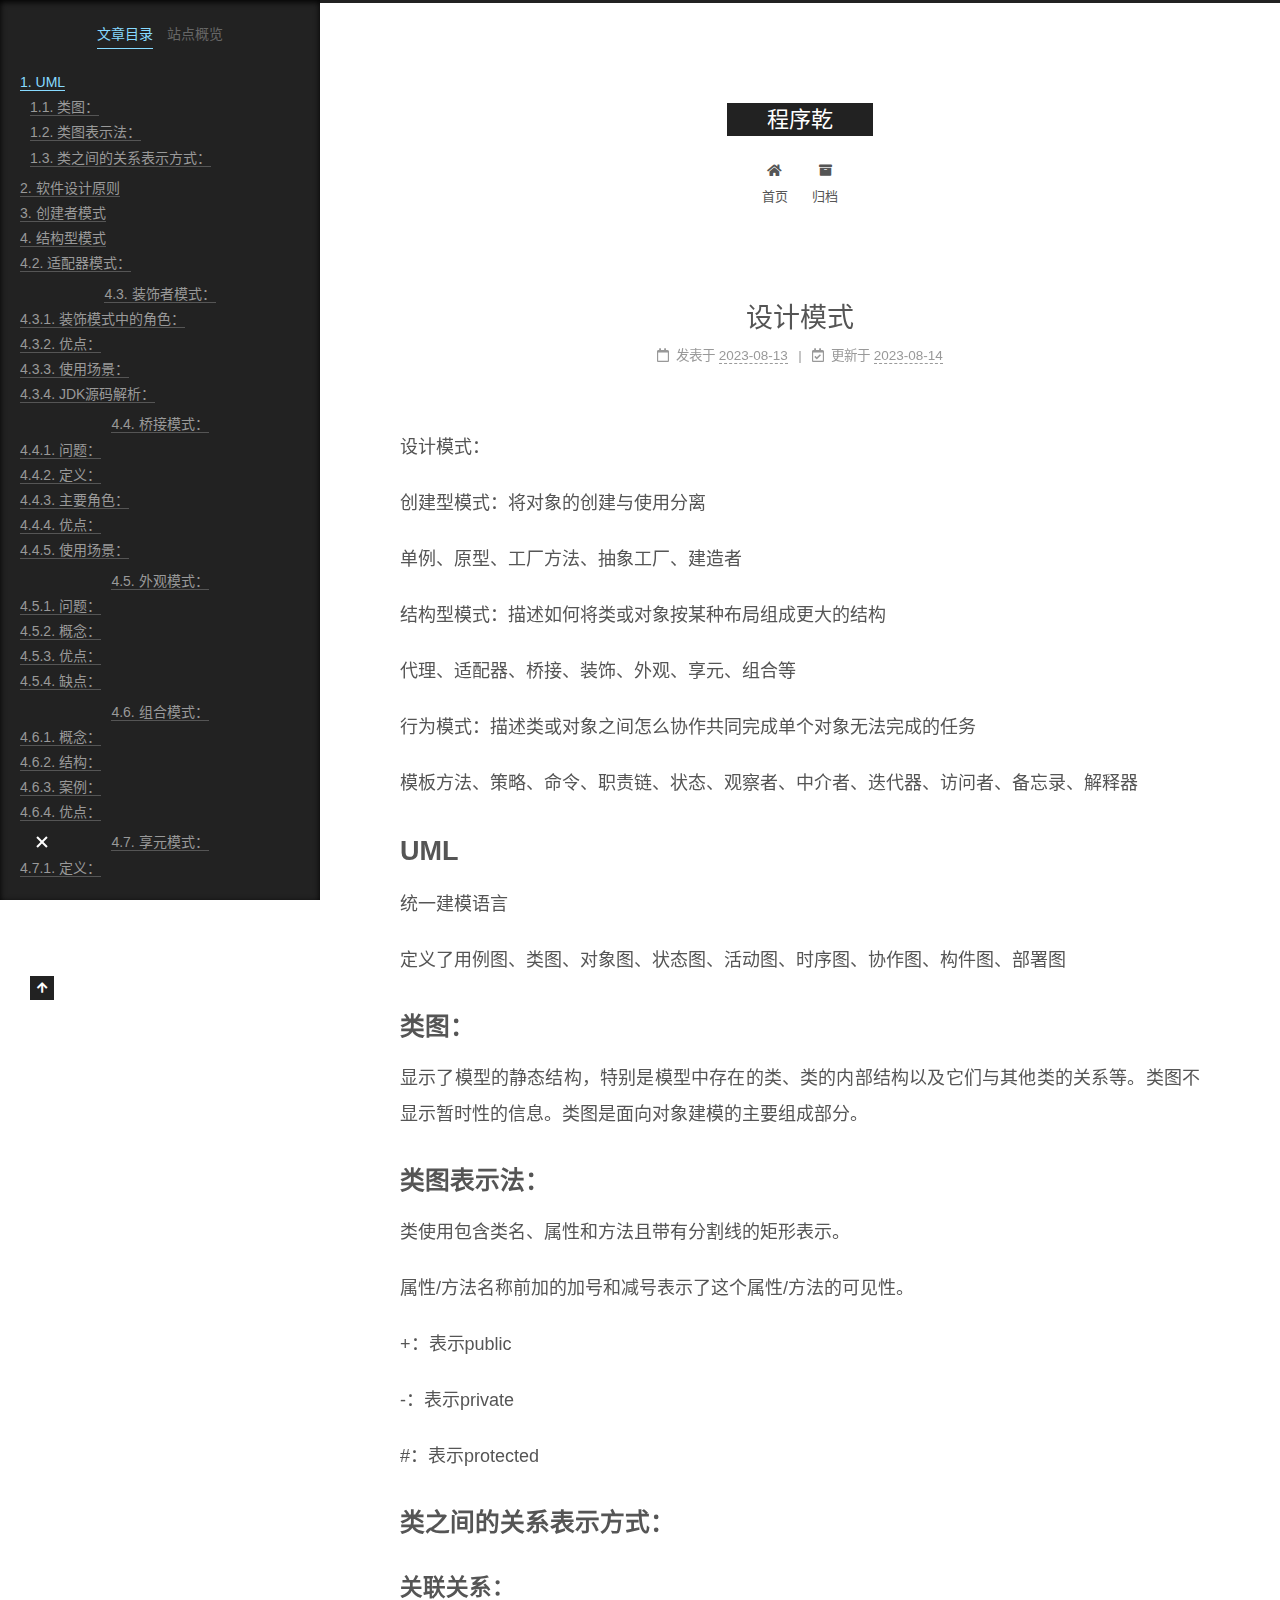
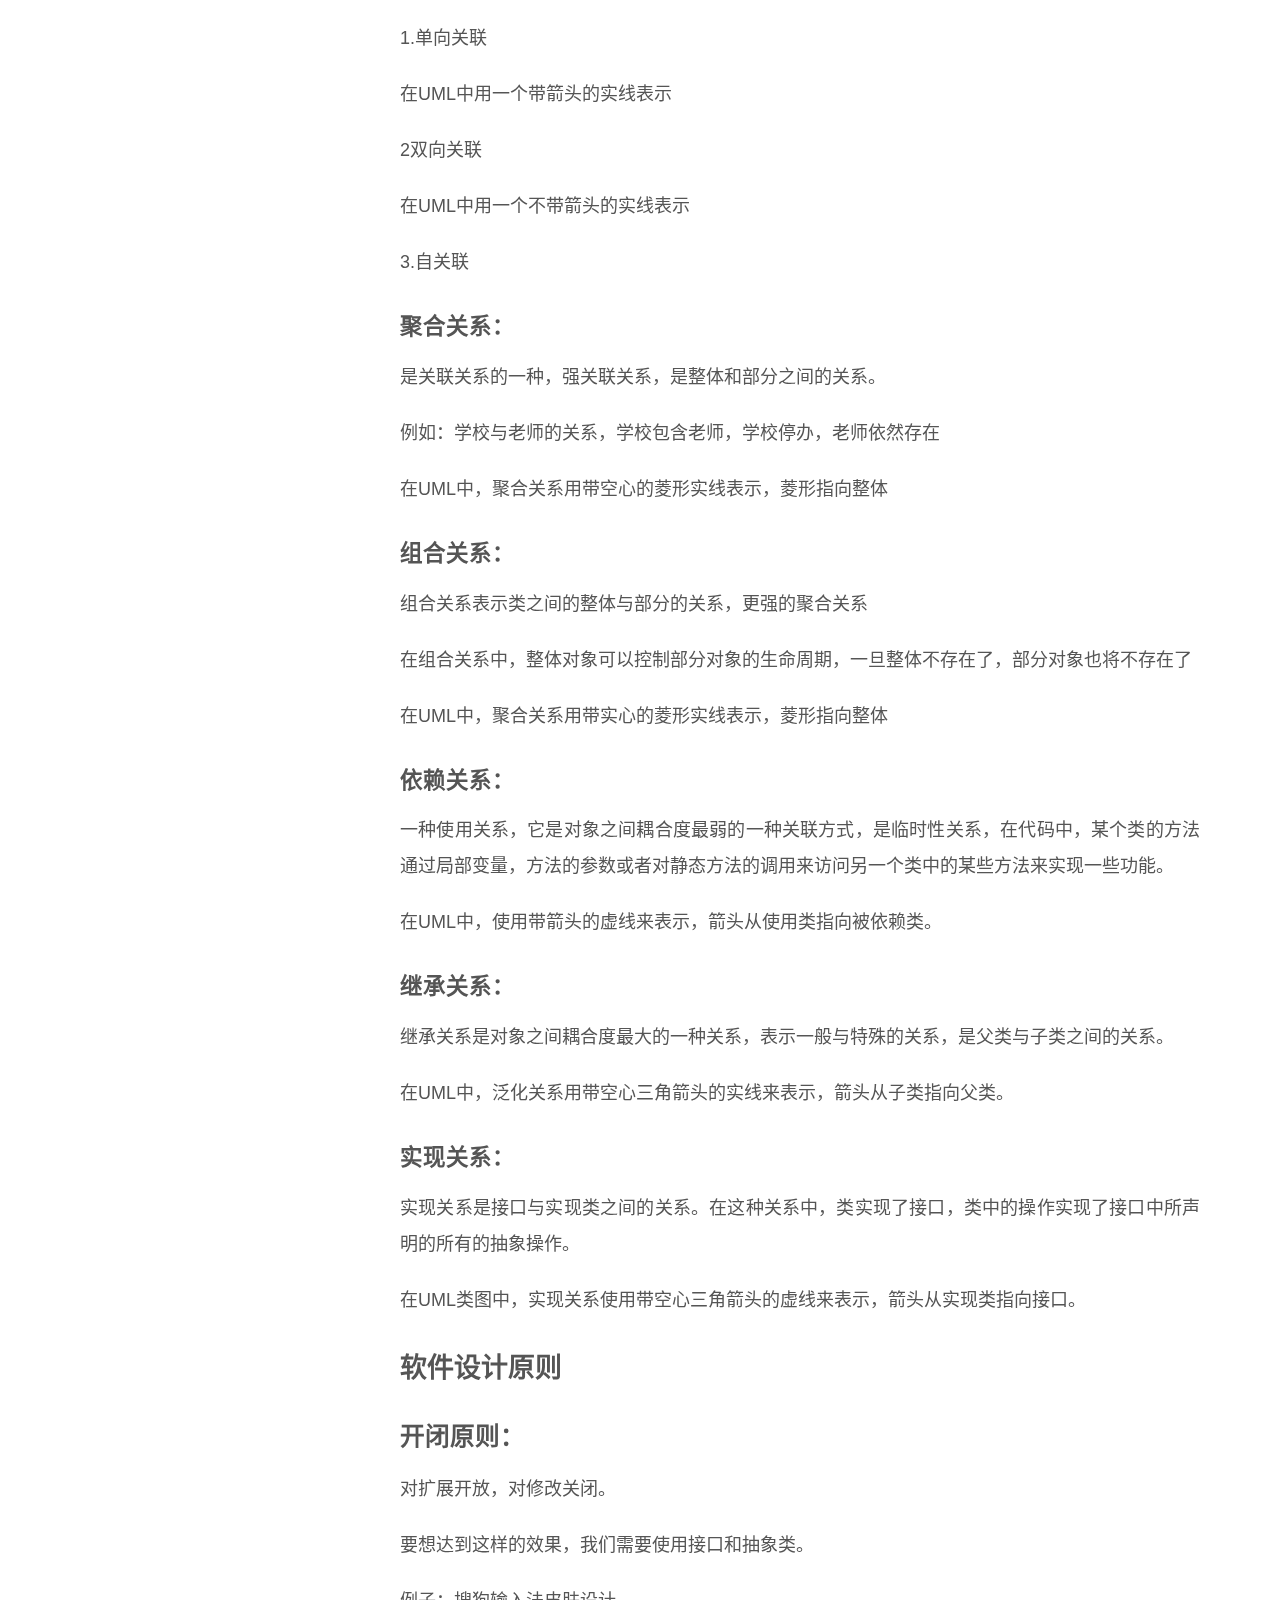
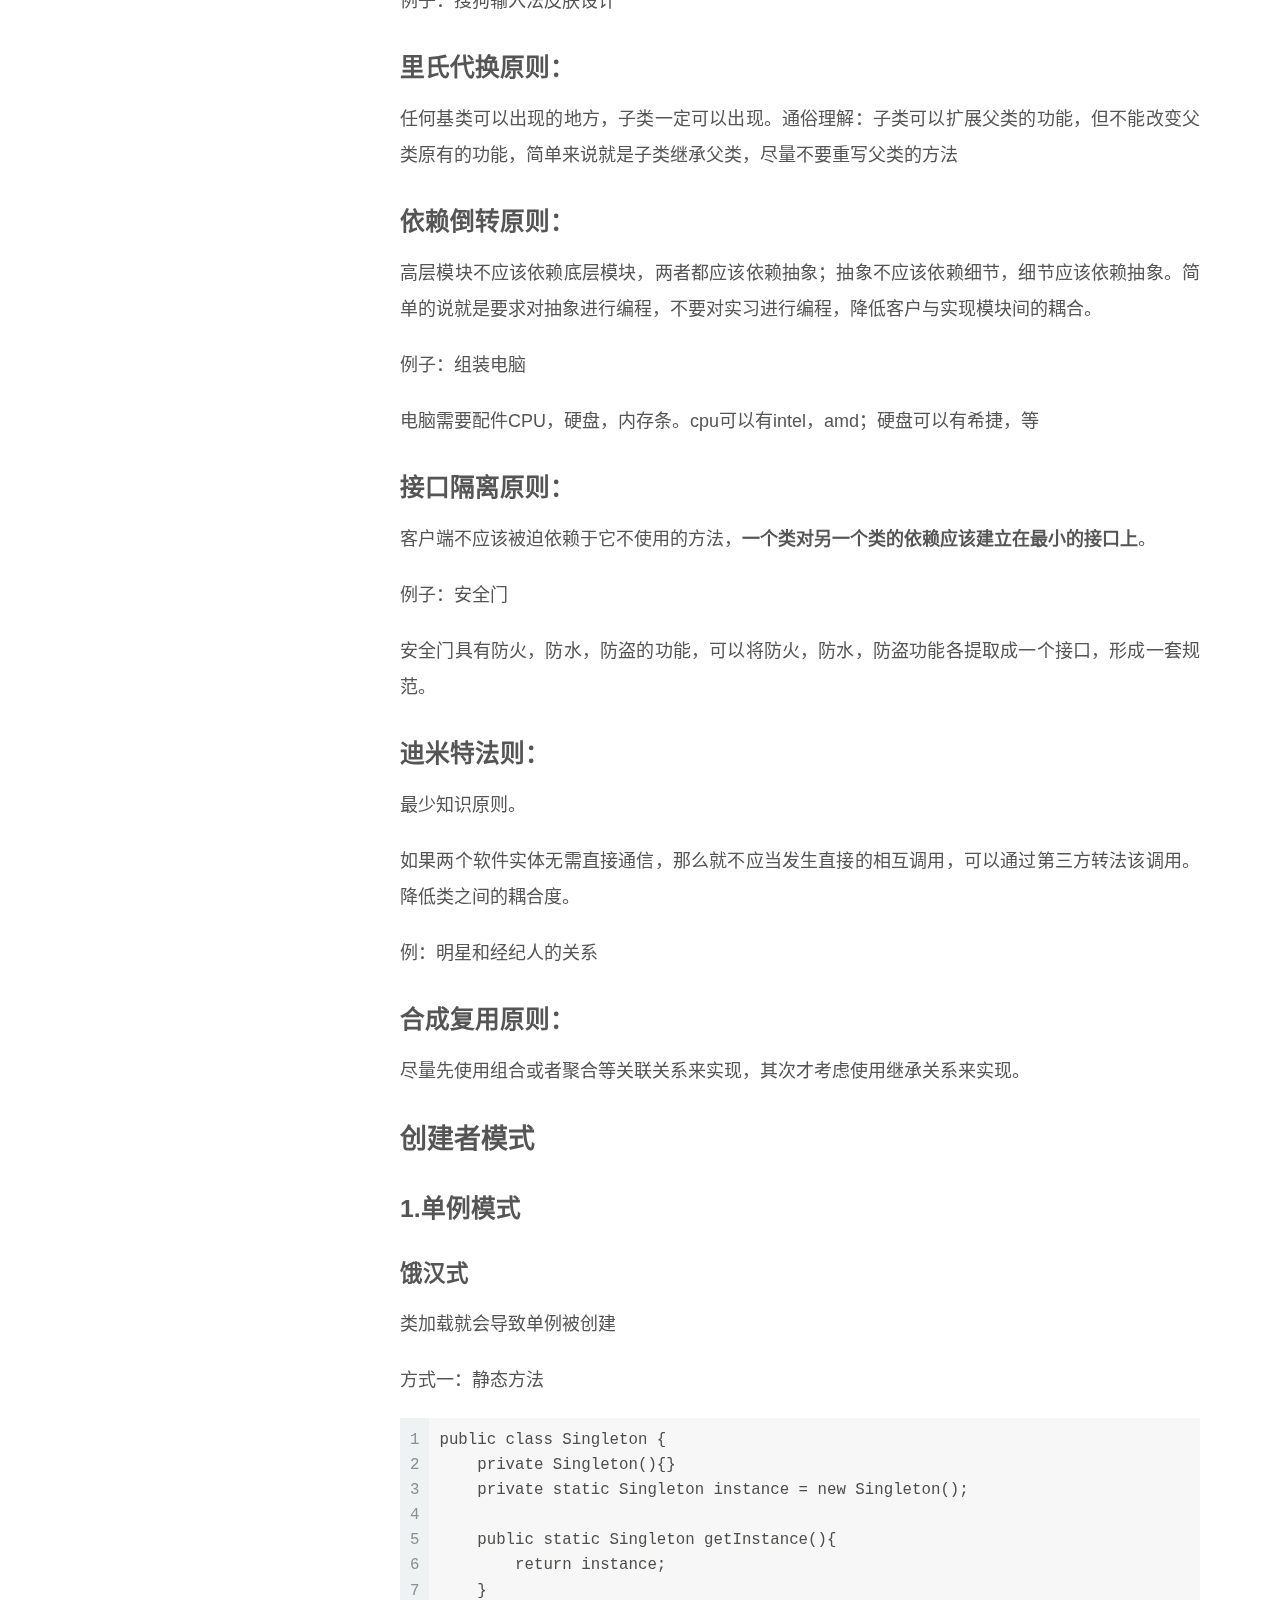
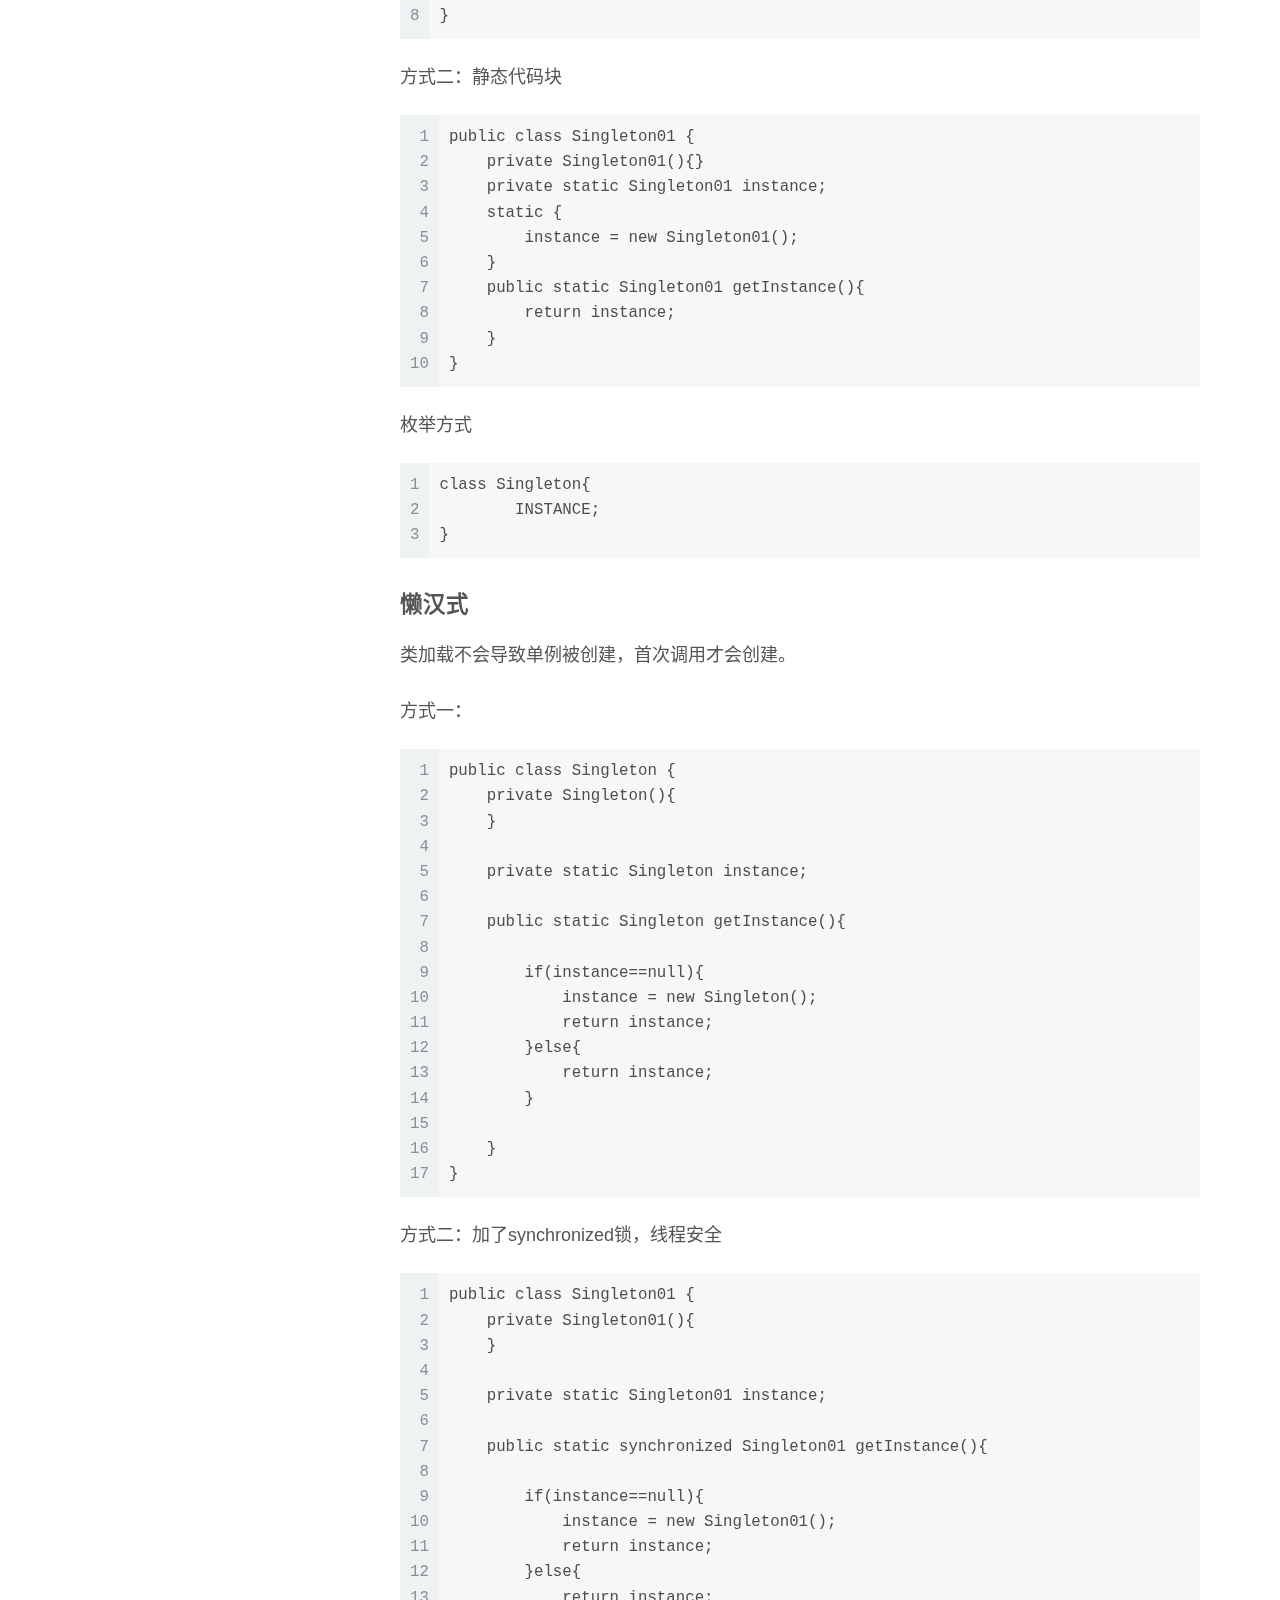
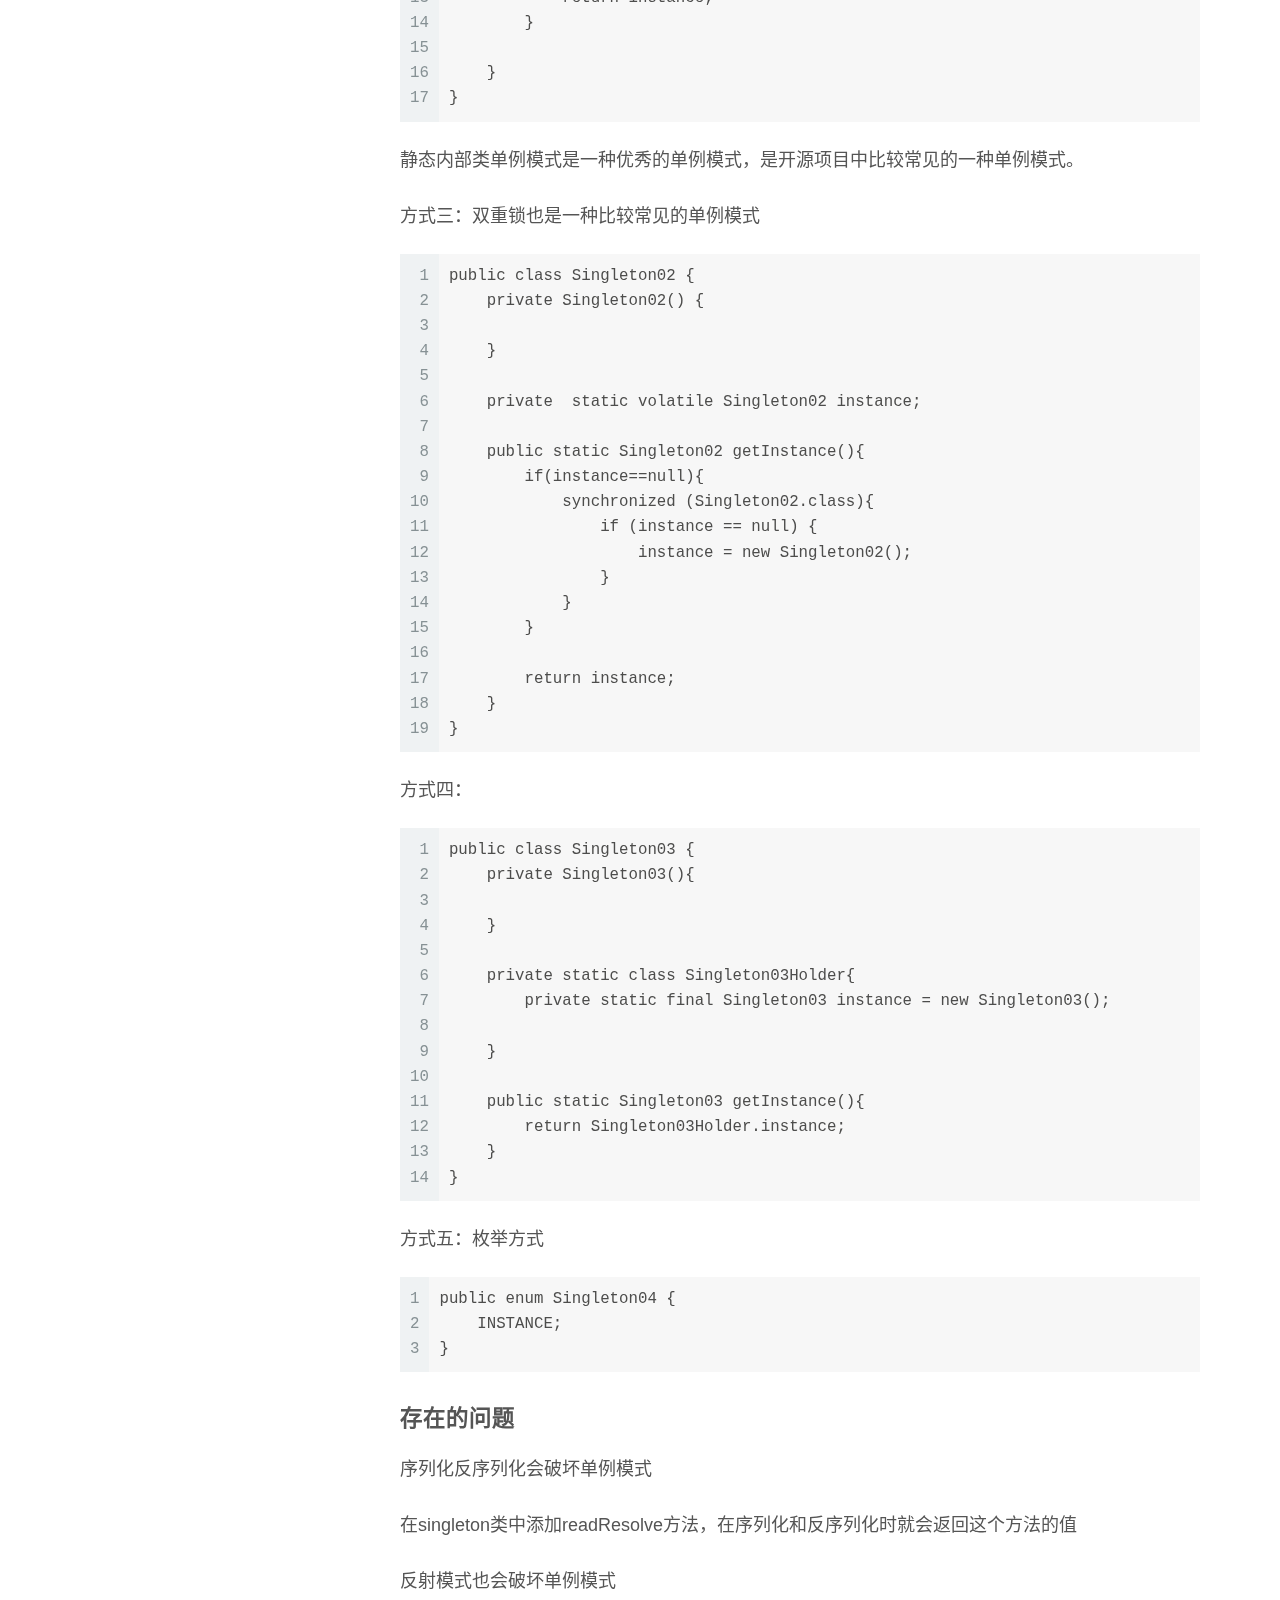
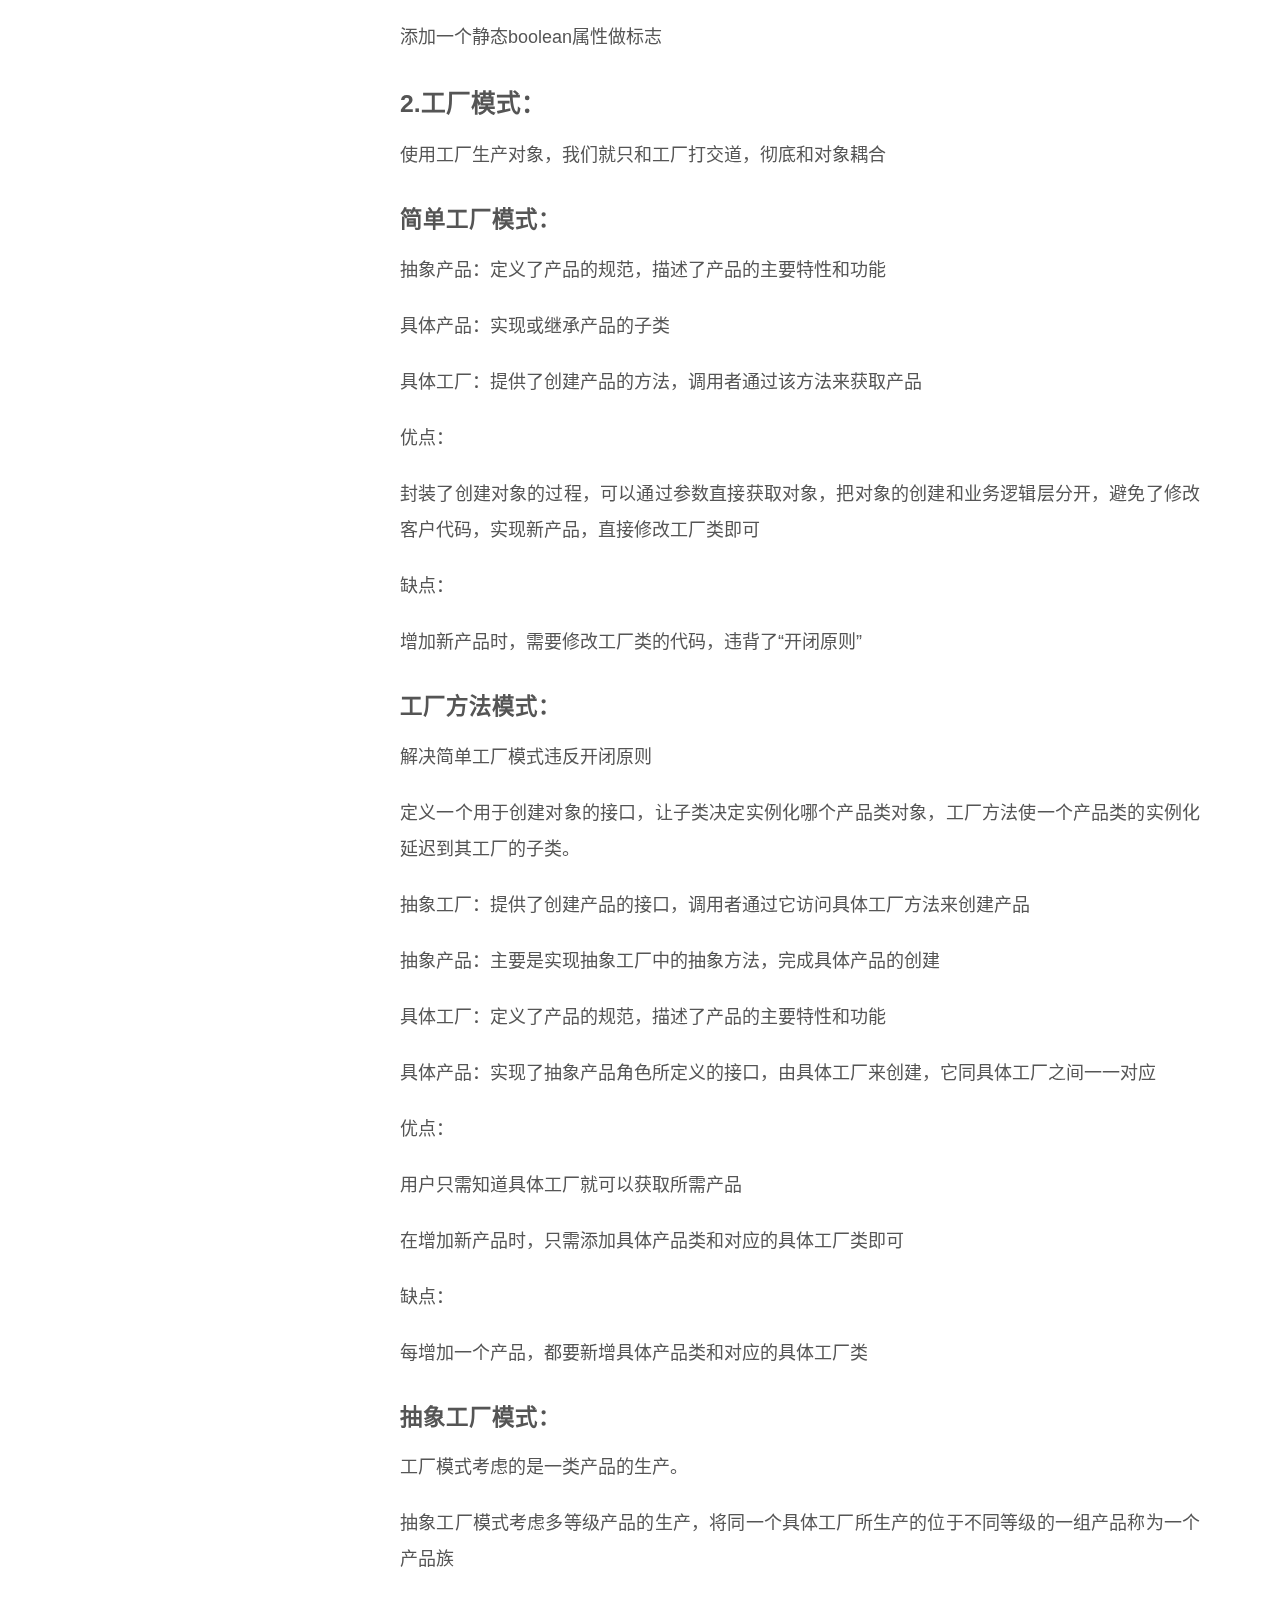
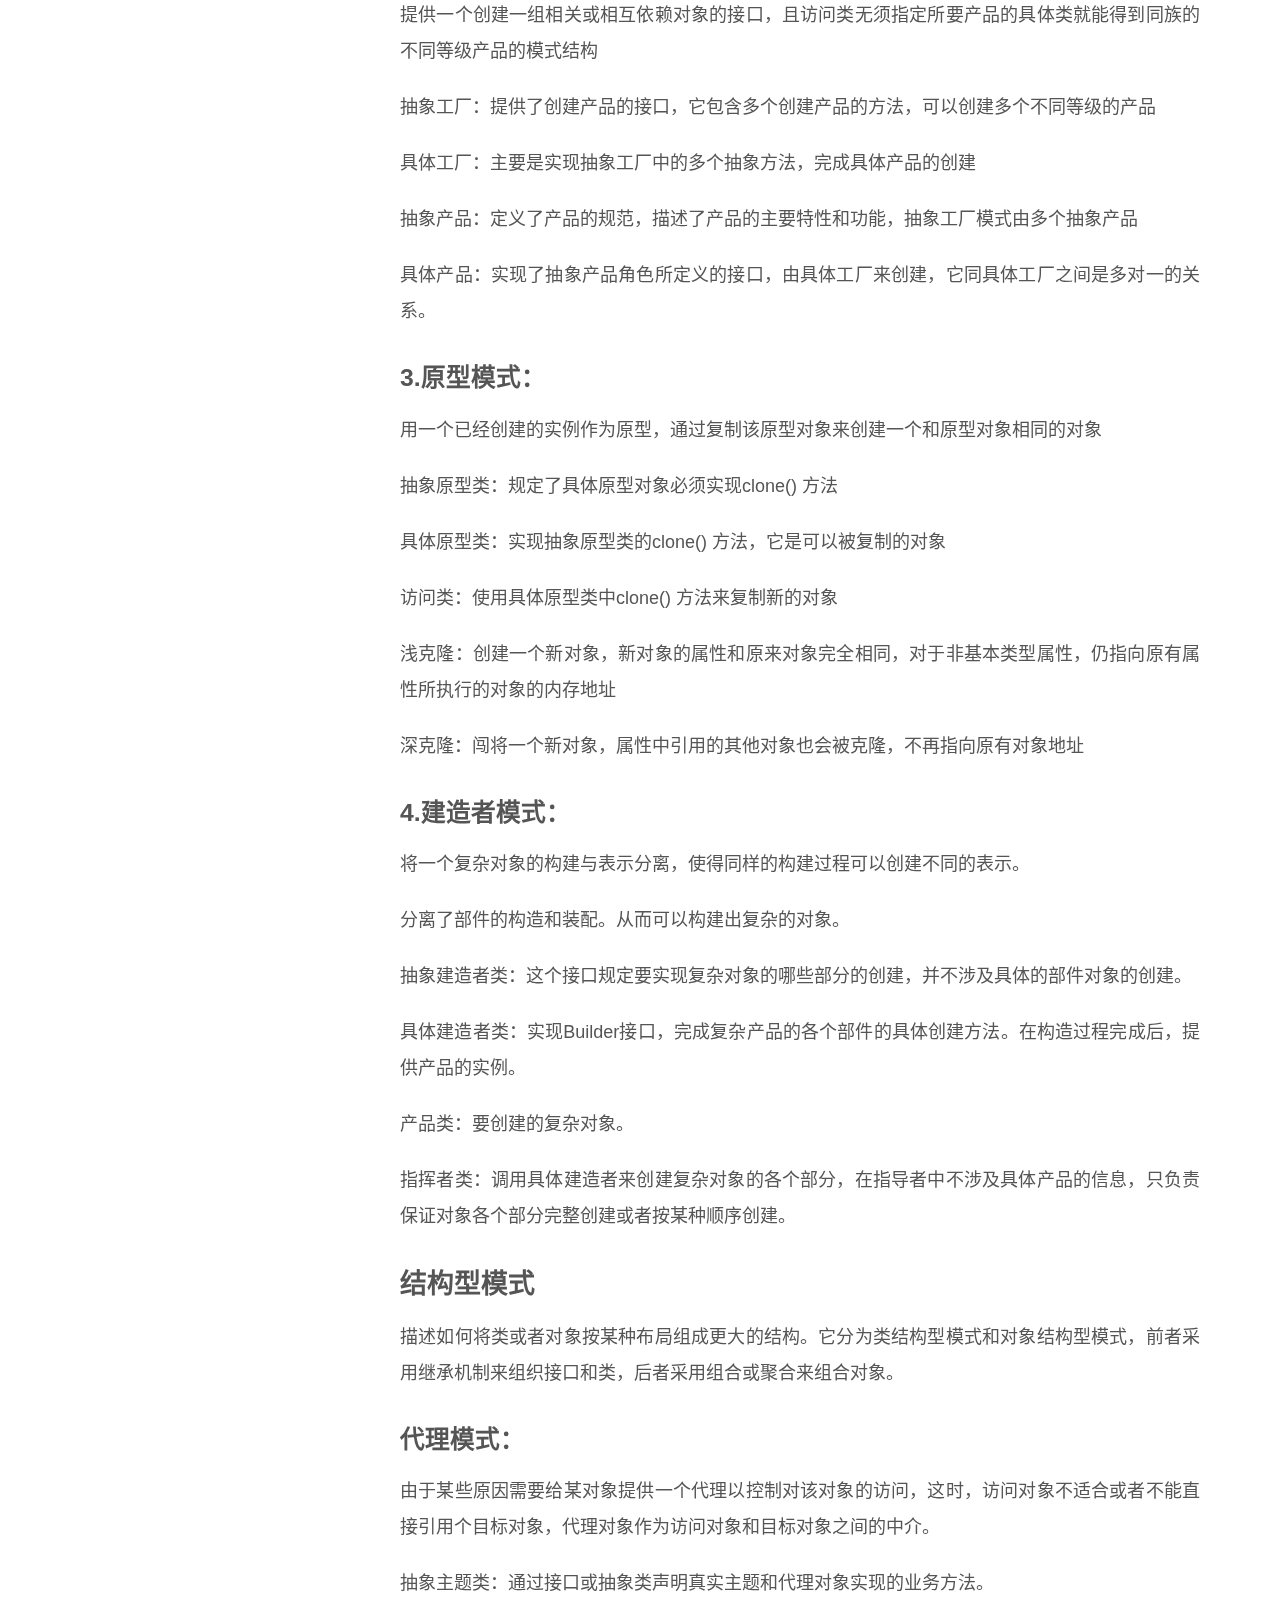
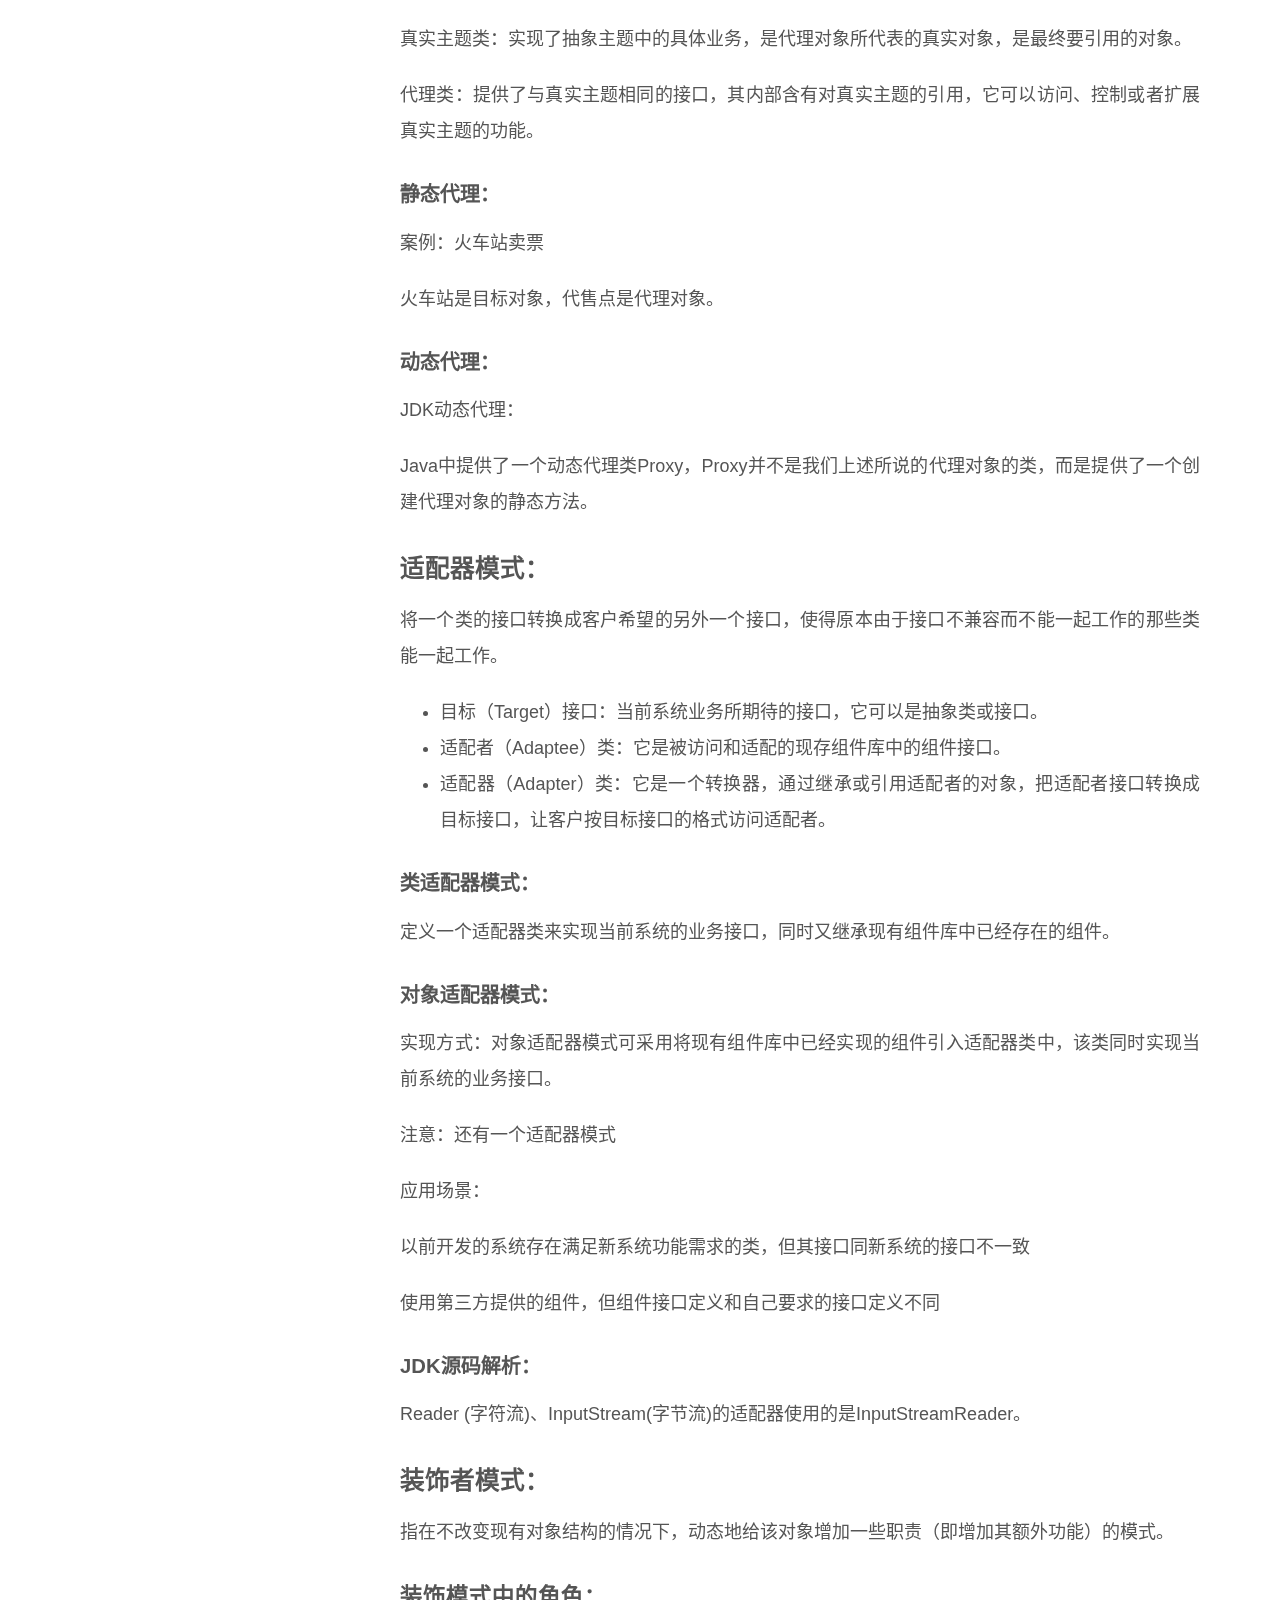
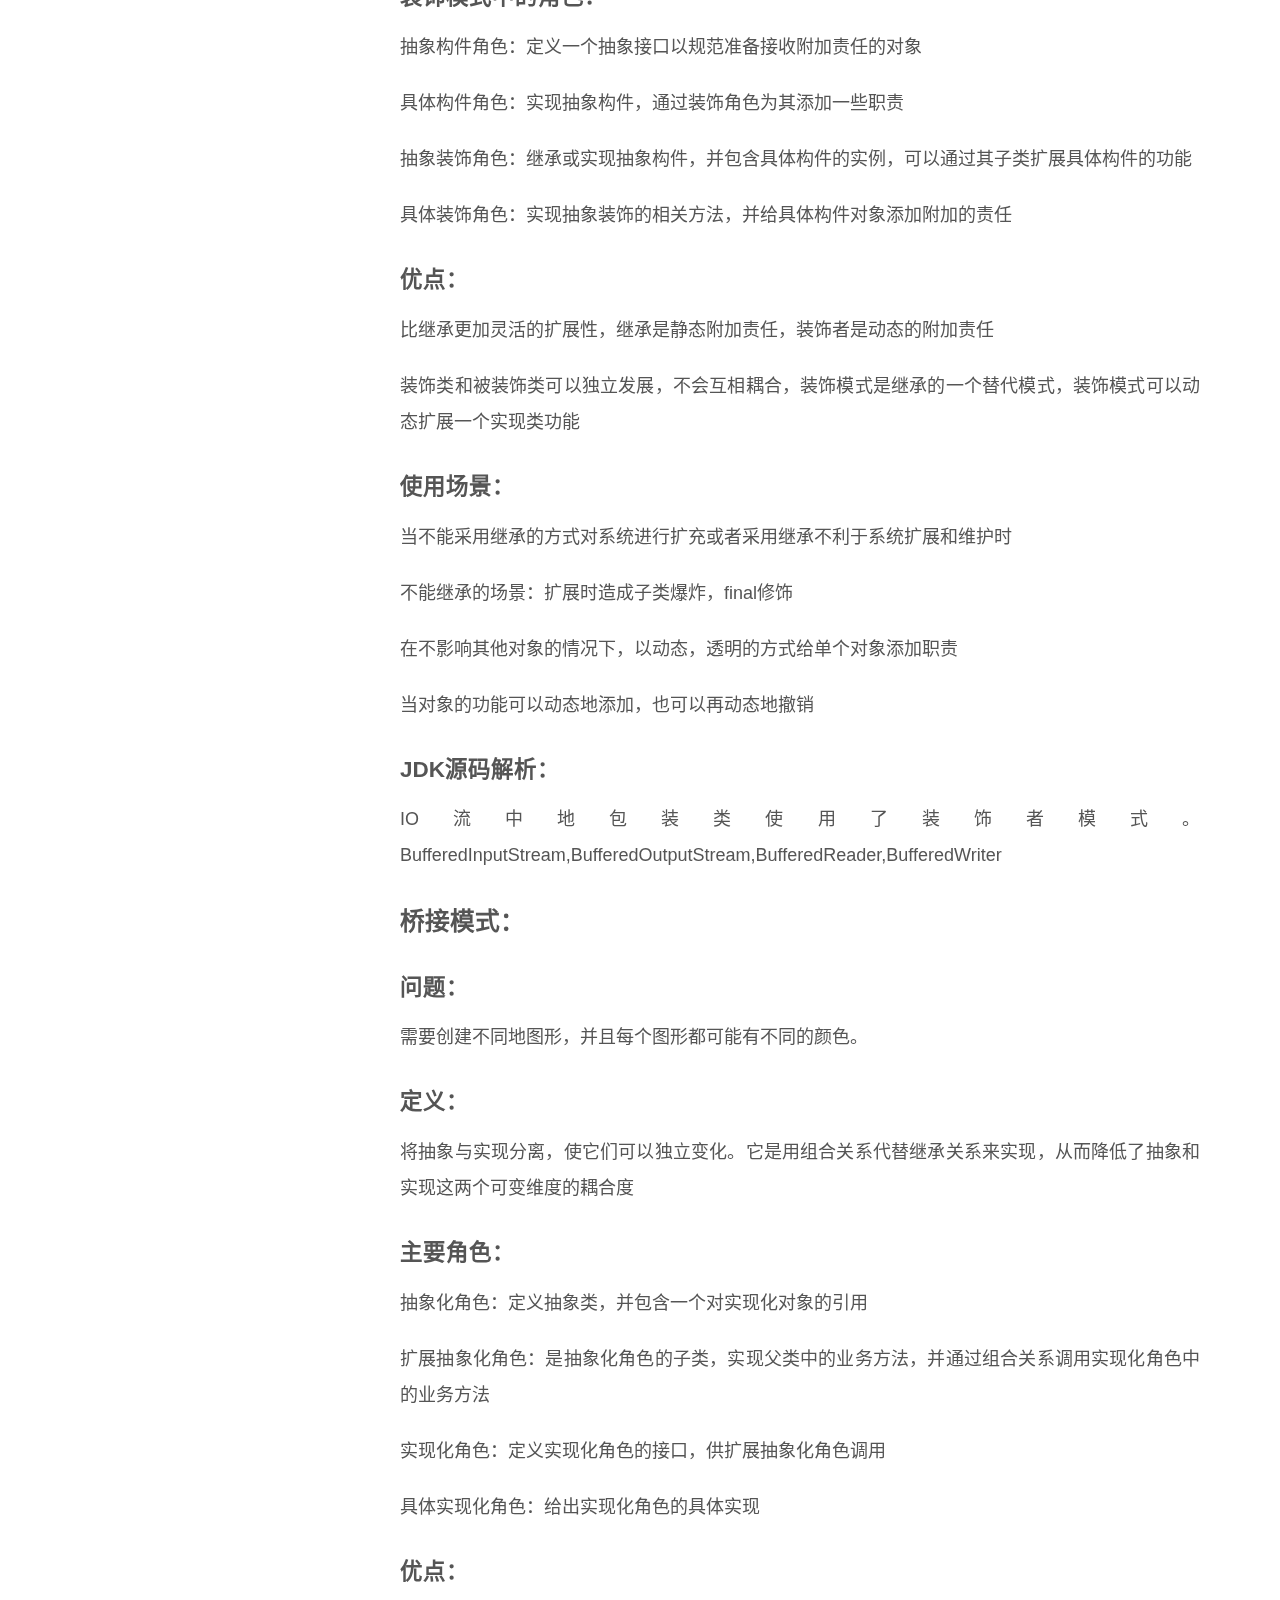
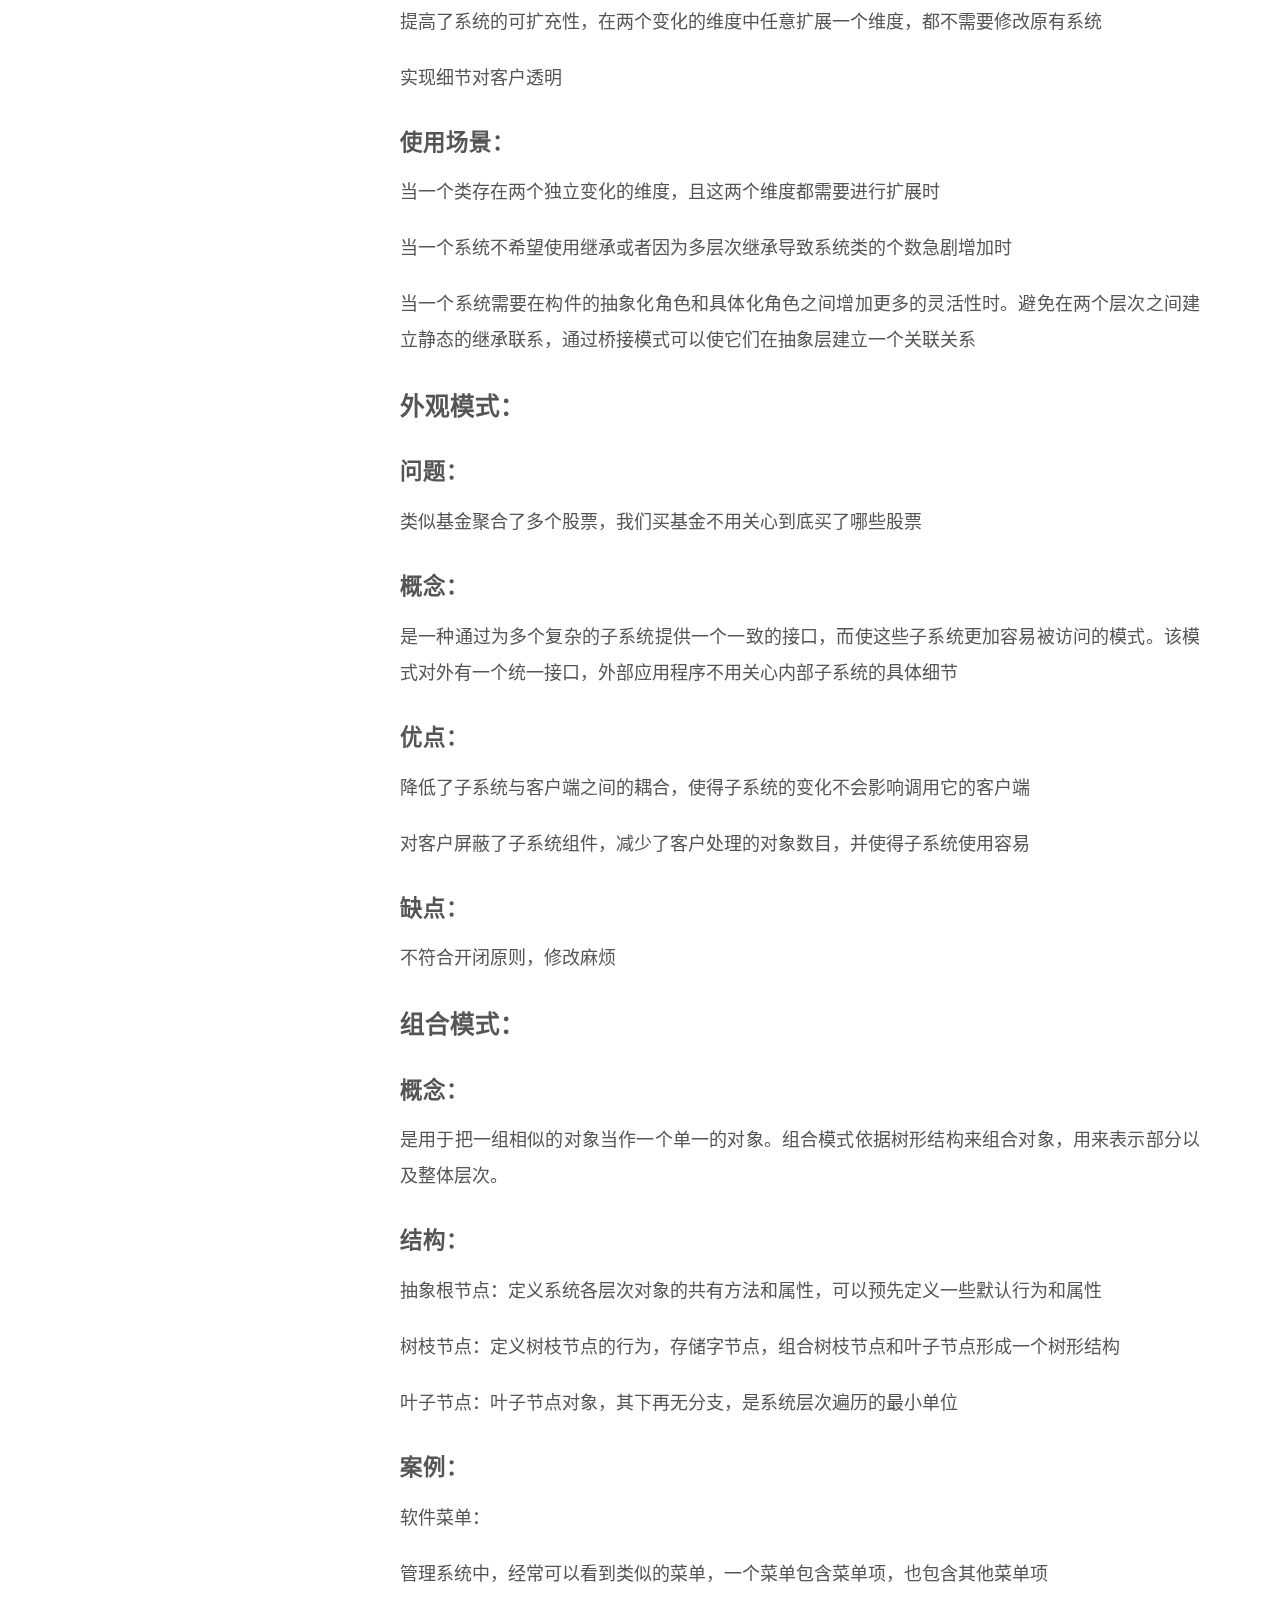
<file: 2023/08/13/设计模式/index.html>
<!DOCTYPE html>
<html lang="zh-CN">
<head>
  <meta charset="UTF-8">
<meta name="viewport" content="width=device-width, initial-scale=1, maximum-scale=2">
<meta name="theme-color" content="#222">
<meta name="generator" content="Hexo 6.3.0">
  <link rel="apple-touch-icon" sizes="180x180" href="/images/apple-touch-icon-next.png">
  <link rel="icon" type="image/png" sizes="32x32" href="/images/favicon-32x32-next.png">
  <link rel="icon" type="image/png" sizes="16x16" href="/images/favicon-16x16-next.png">
  <link rel="mask-icon" href="/images/logo.svg" color="#222">

<link rel="stylesheet" href="/css/main.css">


<link rel="stylesheet" href="/lib/font-awesome/css/all.min.css">

<script id="hexo-configurations">
    var NexT = window.NexT || {};
    var CONFIG = {"hostname":"example.com","root":"/","scheme":"Muse","version":"7.8.0","exturl":false,"sidebar":{"position":"left","display":"post","padding":18,"offset":12,"onmobile":false},"copycode":{"enable":false,"show_result":false,"style":null},"back2top":{"enable":true,"sidebar":false,"scrollpercent":false},"bookmark":{"enable":false,"color":"#222","save":"auto"},"fancybox":false,"mediumzoom":false,"lazyload":false,"pangu":false,"comments":{"style":"tabs","active":null,"storage":true,"lazyload":false,"nav":null},"algolia":{"hits":{"per_page":10},"labels":{"input_placeholder":"Search for Posts","hits_empty":"We didn't find any results for the search: ${query}","hits_stats":"${hits} results found in ${time} ms"}},"localsearch":{"enable":false,"trigger":"auto","top_n_per_article":1,"unescape":false,"preload":false},"motion":{"enable":true,"async":false,"transition":{"post_block":"fadeIn","post_header":"slideDownIn","post_body":"slideDownIn","coll_header":"slideLeftIn","sidebar":"slideUpIn"}}};
  </script>

  <meta name="description" content="设计模式： 创建型模式：将对象的创建与使用分离 单例、原型、工厂方法、抽象工厂、建造者 结构型模式：描述如何将类或对象按某种布局组成更大的结构 代理、适配器、桥接、装饰、外观、享元、组合等 行为模式：描述类或对象之间怎么协作共同完成单个对象无法完成的任务 模板方法、策略、命令、职责链、状态、观察者、中介者、迭代器、访问者、备忘录、解释器 UML统一建模语言 定义了用例图、类图、对象图、状态图、活动">
<meta property="og:type" content="article">
<meta property="og:title" content="设计模式">
<meta property="og:url" content="http://example.com/2023/08/13/%E8%AE%BE%E8%AE%A1%E6%A8%A1%E5%BC%8F/index.html">
<meta property="og:site_name" content="程序乾">
<meta property="og:description" content="设计模式： 创建型模式：将对象的创建与使用分离 单例、原型、工厂方法、抽象工厂、建造者 结构型模式：描述如何将类或对象按某种布局组成更大的结构 代理、适配器、桥接、装饰、外观、享元、组合等 行为模式：描述类或对象之间怎么协作共同完成单个对象无法完成的任务 模板方法、策略、命令、职责链、状态、观察者、中介者、迭代器、访问者、备忘录、解释器 UML统一建模语言 定义了用例图、类图、对象图、状态图、活动">
<meta property="og:locale" content="zh_CN">
<meta property="article:published_time" content="2023-08-13T15:49:13.699Z">
<meta property="article:modified_time" content="2023-08-14T13:05:05.654Z">
<meta property="article:author" content="乾">
<meta name="twitter:card" content="summary">

<link rel="canonical" href="http://example.com/2023/08/13/%E8%AE%BE%E8%AE%A1%E6%A8%A1%E5%BC%8F/">


<script id="page-configurations">
  // https://hexo.io/docs/variables.html
  CONFIG.page = {
    sidebar: "",
    isHome : false,
    isPost : true,
    lang   : 'zh-CN'
  };
</script>

  <title>设计模式 | 程序乾</title>
  






  <noscript>
  <style>
  .use-motion .brand,
  .use-motion .menu-item,
  .sidebar-inner,
  .use-motion .post-block,
  .use-motion .pagination,
  .use-motion .comments,
  .use-motion .post-header,
  .use-motion .post-body,
  .use-motion .collection-header { opacity: initial; }

  .use-motion .site-title,
  .use-motion .site-subtitle {
    opacity: initial;
    top: initial;
  }

  .use-motion .logo-line-before i { left: initial; }
  .use-motion .logo-line-after i { right: initial; }
  </style>
</noscript>

</head>

<body itemscope itemtype="http://schema.org/WebPage">
  <div class="container use-motion">
    <div class="headband"></div>

    <header class="header" itemscope itemtype="http://schema.org/WPHeader">
      <div class="header-inner"><div class="site-brand-container">
  <div class="site-nav-toggle">
    <div class="toggle" aria-label="切换导航栏">
      <span class="toggle-line toggle-line-first"></span>
      <span class="toggle-line toggle-line-middle"></span>
      <span class="toggle-line toggle-line-last"></span>
    </div>
  </div>

  <div class="site-meta">

    <a href="/" class="brand" rel="start">
      <span class="logo-line-before"><i></i></span>
      <h1 class="site-title">程序乾</h1>
      <span class="logo-line-after"><i></i></span>
    </a>
  </div>

  <div class="site-nav-right">
    <div class="toggle popup-trigger">
    </div>
  </div>
</div>




<nav class="site-nav">
  <ul id="menu" class="main-menu menu">
        <li class="menu-item menu-item-home">

    <a href="/" rel="section"><i class="fa fa-home fa-fw"></i>首页</a>

  </li>
        <li class="menu-item menu-item-archives">

    <a href="/archives/" rel="section"><i class="fa fa-archive fa-fw"></i>归档</a>

  </li>
  </ul>
</nav>




</div>
    </header>

    
  <div class="back-to-top">
    <i class="fa fa-arrow-up"></i>
    <span>0%</span>
  </div>


    <main class="main">
      <div class="main-inner">
        <div class="content-wrap">
          

          <div class="content post posts-expand">
            

    
  
  
  <article itemscope itemtype="http://schema.org/Article" class="post-block" lang="zh-CN">
    <link itemprop="mainEntityOfPage" href="http://example.com/2023/08/13/%E8%AE%BE%E8%AE%A1%E6%A8%A1%E5%BC%8F/">

    <span hidden itemprop="author" itemscope itemtype="http://schema.org/Person">
      <meta itemprop="image" content="/images/avatar.gif">
      <meta itemprop="name" content="乾">
      <meta itemprop="description" content="写一个赚乾的程序">
    </span>

    <span hidden itemprop="publisher" itemscope itemtype="http://schema.org/Organization">
      <meta itemprop="name" content="程序乾">
    </span>
      <header class="post-header">
        <h1 class="post-title" itemprop="name headline">
          设计模式
        </h1>

        <div class="post-meta">
            <span class="post-meta-item">
              <span class="post-meta-item-icon">
                <i class="far fa-calendar"></i>
              </span>
              <span class="post-meta-item-text">发表于</span>

              <time title="创建时间：2023-08-13 23:49:13" itemprop="dateCreated datePublished" datetime="2023-08-13T23:49:13+08:00">2023-08-13</time>
            </span>
              <span class="post-meta-item">
                <span class="post-meta-item-icon">
                  <i class="far fa-calendar-check"></i>
                </span>
                <span class="post-meta-item-text">更新于</span>
                <time title="修改时间：2023-08-14 21:05:05" itemprop="dateModified" datetime="2023-08-14T21:05:05+08:00">2023-08-14</time>
              </span>

          

        </div>
      </header>

    
    
    
    <div class="post-body" itemprop="articleBody">

      
        <p>设计模式：</p>
<p>创建型模式：将对象的创建与使用分离</p>
<p>单例、原型、工厂方法、抽象工厂、建造者</p>
<p>结构型模式：描述如何将类或对象按某种布局组成更大的结构</p>
<p>代理、适配器、桥接、装饰、外观、享元、组合等</p>
<p>行为模式：描述类或对象之间怎么协作共同完成单个对象无法完成的任务</p>
<p>模板方法、策略、命令、职责链、状态、观察者、中介者、迭代器、访问者、备忘录、解释器</p>
<h1 id="UML"><a href="#UML" class="headerlink" title="UML"></a>UML</h1><p>统一建模语言</p>
<p>定义了用例图、类图、对象图、状态图、活动图、时序图、协作图、构件图、部署图</p>
<h2 id="类图："><a href="#类图：" class="headerlink" title="类图："></a>类图：</h2><p>显示了模型的静态结构，特别是模型中存在的类、类的内部结构以及它们与其他类的关系等。类图不显示暂时性的信息。类图是面向对象建模的主要组成部分。</p>
<h2 id="类图表示法："><a href="#类图表示法：" class="headerlink" title="类图表示法："></a>类图表示法：</h2><p>类使用包含类名、属性和方法且带有分割线的矩形表示。</p>
<p>属性&#x2F;方法名称前加的加号和减号表示了这个属性&#x2F;方法的可见性。</p>
<p>+：表示public</p>
<p>-：表示private</p>
<p>#：表示protected</p>
<h2 id="类之间的关系表示方式："><a href="#类之间的关系表示方式：" class="headerlink" title="类之间的关系表示方式："></a>类之间的关系表示方式：</h2><h3 id="关联关系："><a href="#关联关系：" class="headerlink" title="关联关系："></a>关联关系：</h3><p>1.单向关联</p>
<p>在UML中用一个带箭头的实线表示</p>
<p>2双向关联</p>
<p>在UML中用一个不带箭头的实线表示</p>
<p>3.自关联</p>
<h3 id="聚合关系："><a href="#聚合关系：" class="headerlink" title="聚合关系："></a>聚合关系：</h3><p>是关联关系的一种，强关联关系，是整体和部分之间的关系。</p>
<p>例如：学校与老师的关系，学校包含老师，学校停办，老师依然存在</p>
<p>在UML中，聚合关系用带空心的菱形实线表示，菱形指向整体</p>
<h3 id="组合关系："><a href="#组合关系：" class="headerlink" title="组合关系："></a>组合关系：</h3><p>组合关系表示类之间的整体与部分的关系，更强的聚合关系</p>
<p>在组合关系中，整体对象可以控制部分对象的生命周期，一旦整体不存在了，部分对象也将不存在了</p>
<p>在UML中，聚合关系用带实心的菱形实线表示，菱形指向整体</p>
<h3 id="依赖关系："><a href="#依赖关系：" class="headerlink" title="依赖关系："></a>依赖关系：</h3><p>一种使用关系，它是对象之间耦合度最弱的一种关联方式，是临时性关系，在代码中，某个类的方法通过局部变量，方法的参数或者对静态方法的调用来访问另一个类中的某些方法来实现一些功能。</p>
<p>在UML中，使用带箭头的虚线来表示，箭头从使用类指向被依赖类。</p>
<h3 id="继承关系："><a href="#继承关系：" class="headerlink" title="继承关系："></a>继承关系：</h3><p>继承关系是对象之间耦合度最大的一种关系，表示一般与特殊的关系，是父类与子类之间的关系。</p>
<p>在UML中，泛化关系用带空心三角箭头的实线来表示，箭头从子类指向父类。</p>
<h3 id="实现关系："><a href="#实现关系：" class="headerlink" title="实现关系："></a>实现关系：</h3><p>实现关系是接口与实现类之间的关系。在这种关系中，类实现了接口，类中的操作实现了接口中所声明的所有的抽象操作。</p>
<p>在UML类图中，实现关系使用带空心三角箭头的虚线来表示，箭头从实现类指向接口。</p>
<h1 id="软件设计原则"><a href="#软件设计原则" class="headerlink" title="软件设计原则"></a>软件设计原则</h1><h2 id="开闭原则："><a href="#开闭原则：" class="headerlink" title="开闭原则："></a>开闭原则：</h2><p>对扩展开放，对修改关闭。</p>
<p>要想达到这样的效果，我们需要使用接口和抽象类。</p>
<p>例子：搜狗输入法皮肤设计</p>
<h2 id="里氏代换原则："><a href="#里氏代换原则：" class="headerlink" title="里氏代换原则："></a>里氏代换原则：</h2><p>任何基类可以出现的地方，子类一定可以出现。通俗理解：子类可以扩展父类的功能，但不能改变父类原有的功能，简单来说就是子类继承父类，尽量不要重写父类的方法</p>
<h2 id="依赖倒转原则："><a href="#依赖倒转原则：" class="headerlink" title="依赖倒转原则："></a>依赖倒转原则：</h2><p>高层模块不应该依赖底层模块，两者都应该依赖抽象；抽象不应该依赖细节，细节应该依赖抽象。简单的说就是要求对抽象进行编程，不要对实习进行编程，降低客户与实现模块间的耦合。</p>
<p>例子：组装电脑</p>
<p>电脑需要配件CPU，硬盘，内存条。cpu可以有intel，amd；硬盘可以有希捷，等</p>
<h2 id="接口隔离原则："><a href="#接口隔离原则：" class="headerlink" title="接口隔离原则："></a>接口隔离原则：</h2><p>客户端不应该被迫依赖于它不使用的方法，<strong>一个类对另一个类的依赖应该建立在最小的接口上</strong>。</p>
<p>例子：安全门</p>
<p>安全门具有防火，防水，防盗的功能，可以将防火，防水，防盗功能各提取成一个接口，形成一套规范。</p>
<h2 id="迪米特法则："><a href="#迪米特法则：" class="headerlink" title="迪米特法则："></a>迪米特法则：</h2><p>最少知识原则。</p>
<p>如果两个软件实体无需直接通信，那么就不应当发生直接的相互调用，可以通过第三方转法该调用。降低类之间的耦合度。</p>
<p>例：明星和经纪人的关系</p>
<h2 id="合成复用原则："><a href="#合成复用原则：" class="headerlink" title="合成复用原则："></a>合成复用原则：</h2><p>尽量先使用组合或者聚合等关联关系来实现，其次才考虑使用继承关系来实现。</p>
<h1 id="创建者模式"><a href="#创建者模式" class="headerlink" title="创建者模式"></a>创建者模式</h1><h2 id="1-单例模式"><a href="#1-单例模式" class="headerlink" title="1.单例模式"></a>1.单例模式</h2><h3 id="饿汉式"><a href="#饿汉式" class="headerlink" title="饿汉式"></a>饿汉式</h3><p>类加载就会导致单例被创建</p>
<p>方式一：静态方法</p>
<figure class="highlight plaintext"><table><tr><td class="gutter"><pre><span class="line">1</span><br><span class="line">2</span><br><span class="line">3</span><br><span class="line">4</span><br><span class="line">5</span><br><span class="line">6</span><br><span class="line">7</span><br><span class="line">8</span><br></pre></td><td class="code"><pre><span class="line">public class Singleton &#123;</span><br><span class="line">    private Singleton()&#123;&#125;</span><br><span class="line">    private static Singleton instance = new Singleton();</span><br><span class="line"></span><br><span class="line">    public static Singleton getInstance()&#123;</span><br><span class="line">        return instance;</span><br><span class="line">    &#125;</span><br><span class="line">&#125;</span><br></pre></td></tr></table></figure>

<p>方式二：静态代码块</p>
<figure class="highlight plaintext"><table><tr><td class="gutter"><pre><span class="line">1</span><br><span class="line">2</span><br><span class="line">3</span><br><span class="line">4</span><br><span class="line">5</span><br><span class="line">6</span><br><span class="line">7</span><br><span class="line">8</span><br><span class="line">9</span><br><span class="line">10</span><br></pre></td><td class="code"><pre><span class="line">public class Singleton01 &#123;</span><br><span class="line">    private Singleton01()&#123;&#125;</span><br><span class="line">    private static Singleton01 instance;</span><br><span class="line">    static &#123;</span><br><span class="line">        instance = new Singleton01();</span><br><span class="line">    &#125;</span><br><span class="line">    public static Singleton01 getInstance()&#123;</span><br><span class="line">        return instance;</span><br><span class="line">    &#125;</span><br><span class="line">&#125;</span><br></pre></td></tr></table></figure>

<p>枚举方式</p>
<figure class="highlight plaintext"><table><tr><td class="gutter"><pre><span class="line">1</span><br><span class="line">2</span><br><span class="line">3</span><br></pre></td><td class="code"><pre><span class="line">class Singleton&#123;</span><br><span class="line">	INSTANCE;</span><br><span class="line">&#125;</span><br></pre></td></tr></table></figure>

<h3 id="懒汉式"><a href="#懒汉式" class="headerlink" title="懒汉式"></a>懒汉式</h3><p>类加载不会导致单例被创建，首次调用才会创建。</p>
<p>方式一：</p>
<figure class="highlight plaintext"><table><tr><td class="gutter"><pre><span class="line">1</span><br><span class="line">2</span><br><span class="line">3</span><br><span class="line">4</span><br><span class="line">5</span><br><span class="line">6</span><br><span class="line">7</span><br><span class="line">8</span><br><span class="line">9</span><br><span class="line">10</span><br><span class="line">11</span><br><span class="line">12</span><br><span class="line">13</span><br><span class="line">14</span><br><span class="line">15</span><br><span class="line">16</span><br><span class="line">17</span><br></pre></td><td class="code"><pre><span class="line">public class Singleton &#123;</span><br><span class="line">    private Singleton()&#123;</span><br><span class="line">    &#125;</span><br><span class="line"></span><br><span class="line">    private static Singleton instance;</span><br><span class="line"></span><br><span class="line">    public static Singleton getInstance()&#123;</span><br><span class="line"></span><br><span class="line">        if(instance==null)&#123;</span><br><span class="line">            instance = new Singleton();</span><br><span class="line">            return instance;</span><br><span class="line">        &#125;else&#123;</span><br><span class="line">            return instance;</span><br><span class="line">        &#125;</span><br><span class="line"></span><br><span class="line">    &#125;</span><br><span class="line">&#125;</span><br></pre></td></tr></table></figure>

<p>方式二：加了synchronized锁，线程安全</p>
<figure class="highlight plaintext"><table><tr><td class="gutter"><pre><span class="line">1</span><br><span class="line">2</span><br><span class="line">3</span><br><span class="line">4</span><br><span class="line">5</span><br><span class="line">6</span><br><span class="line">7</span><br><span class="line">8</span><br><span class="line">9</span><br><span class="line">10</span><br><span class="line">11</span><br><span class="line">12</span><br><span class="line">13</span><br><span class="line">14</span><br><span class="line">15</span><br><span class="line">16</span><br><span class="line">17</span><br></pre></td><td class="code"><pre><span class="line">public class Singleton01 &#123;</span><br><span class="line">    private Singleton01()&#123;</span><br><span class="line">    &#125;</span><br><span class="line"></span><br><span class="line">    private static Singleton01 instance;</span><br><span class="line"></span><br><span class="line">    public static synchronized Singleton01 getInstance()&#123;</span><br><span class="line"></span><br><span class="line">        if(instance==null)&#123;</span><br><span class="line">            instance = new Singleton01();</span><br><span class="line">            return instance;</span><br><span class="line">        &#125;else&#123;</span><br><span class="line">            return instance;</span><br><span class="line">        &#125;</span><br><span class="line"></span><br><span class="line">    &#125;</span><br><span class="line">&#125;</span><br></pre></td></tr></table></figure>

<p>静态内部类单例模式是一种优秀的单例模式，是开源项目中比较常见的一种单例模式。</p>
<p>方式三：双重锁也是一种比较常见的单例模式</p>
<figure class="highlight plaintext"><table><tr><td class="gutter"><pre><span class="line">1</span><br><span class="line">2</span><br><span class="line">3</span><br><span class="line">4</span><br><span class="line">5</span><br><span class="line">6</span><br><span class="line">7</span><br><span class="line">8</span><br><span class="line">9</span><br><span class="line">10</span><br><span class="line">11</span><br><span class="line">12</span><br><span class="line">13</span><br><span class="line">14</span><br><span class="line">15</span><br><span class="line">16</span><br><span class="line">17</span><br><span class="line">18</span><br><span class="line">19</span><br></pre></td><td class="code"><pre><span class="line">public class Singleton02 &#123;</span><br><span class="line">    private Singleton02() &#123;</span><br><span class="line">        </span><br><span class="line">    &#125;</span><br><span class="line">    </span><br><span class="line">    private  static volatile Singleton02 instance;</span><br><span class="line">    </span><br><span class="line">    public static Singleton02 getInstance()&#123;</span><br><span class="line">        if(instance==null)&#123;</span><br><span class="line">            synchronized (Singleton02.class)&#123;</span><br><span class="line">                if (instance == null) &#123;</span><br><span class="line">                    instance = new Singleton02();</span><br><span class="line">                &#125;</span><br><span class="line">            &#125;</span><br><span class="line">        &#125;</span><br><span class="line">        </span><br><span class="line">        return instance;</span><br><span class="line">    &#125;</span><br><span class="line">&#125;</span><br></pre></td></tr></table></figure>

<p>方式四：</p>
<figure class="highlight plaintext"><table><tr><td class="gutter"><pre><span class="line">1</span><br><span class="line">2</span><br><span class="line">3</span><br><span class="line">4</span><br><span class="line">5</span><br><span class="line">6</span><br><span class="line">7</span><br><span class="line">8</span><br><span class="line">9</span><br><span class="line">10</span><br><span class="line">11</span><br><span class="line">12</span><br><span class="line">13</span><br><span class="line">14</span><br></pre></td><td class="code"><pre><span class="line">public class Singleton03 &#123;</span><br><span class="line">    private Singleton03()&#123;</span><br><span class="line"></span><br><span class="line">    &#125;</span><br><span class="line"></span><br><span class="line">    private static class Singleton03Holder&#123;</span><br><span class="line">        private static final Singleton03 instance = new Singleton03();</span><br><span class="line"></span><br><span class="line">    &#125;</span><br><span class="line"></span><br><span class="line">    public static Singleton03 getInstance()&#123;</span><br><span class="line">        return Singleton03Holder.instance;</span><br><span class="line">    &#125;</span><br><span class="line">&#125;</span><br></pre></td></tr></table></figure>

<p>方式五：枚举方式</p>
<figure class="highlight plaintext"><table><tr><td class="gutter"><pre><span class="line">1</span><br><span class="line">2</span><br><span class="line">3</span><br></pre></td><td class="code"><pre><span class="line">public enum Singleton04 &#123;</span><br><span class="line">    INSTANCE;</span><br><span class="line">&#125;</span><br></pre></td></tr></table></figure>

<h3 id="存在的问题"><a href="#存在的问题" class="headerlink" title="存在的问题"></a>存在的问题</h3><p>序列化反序列化会破坏单例模式</p>
<p>在singleton类中添加readResolve方法，在序列化和反序列化时就会返回这个方法的值</p>
<p>反射模式也会破坏单例模式</p>
<p>添加一个静态boolean属性做标志</p>
<h2 id="2-工厂模式："><a href="#2-工厂模式：" class="headerlink" title="2.工厂模式："></a>2.工厂模式：</h2><p>使用工厂生产对象，我们就只和工厂打交道，彻底和对象耦合</p>
<h3 id="简单工厂模式："><a href="#简单工厂模式：" class="headerlink" title="简单工厂模式："></a>简单工厂模式：</h3><p>抽象产品：定义了产品的规范，描述了产品的主要特性和功能</p>
<p>具体产品：实现或继承产品的子类</p>
<p>具体工厂：提供了创建产品的方法，调用者通过该方法来获取产品</p>
<p>优点：</p>
<p>封装了创建对象的过程，可以通过参数直接获取对象，把对象的创建和业务逻辑层分开，避免了修改客户代码，实现新产品，直接修改工厂类即可</p>
<p>缺点：</p>
<p>增加新产品时，需要修改工厂类的代码，违背了“开闭原则”</p>
<h3 id="工厂方法模式："><a href="#工厂方法模式：" class="headerlink" title="工厂方法模式："></a>工厂方法模式：</h3><p>解决简单工厂模式违反开闭原则</p>
<p>定义一个用于创建对象的接口，让子类决定实例化哪个产品类对象，工厂方法使一个产品类的实例化延迟到其工厂的子类。</p>
<p>抽象工厂：提供了创建产品的接口，调用者通过它访问具体工厂方法来创建产品</p>
<p>抽象产品：主要是实现抽象工厂中的抽象方法，完成具体产品的创建</p>
<p>具体工厂：定义了产品的规范，描述了产品的主要特性和功能</p>
<p>具体产品：实现了抽象产品角色所定义的接口，由具体工厂来创建，它同具体工厂之间一一对应</p>
<p>优点：</p>
<p>用户只需知道具体工厂就可以获取所需产品</p>
<p>在增加新产品时，只需添加具体产品类和对应的具体工厂类即可</p>
<p>缺点：</p>
<p>每增加一个产品，都要新增具体产品类和对应的具体工厂类</p>
<h3 id="抽象工厂模式："><a href="#抽象工厂模式：" class="headerlink" title="抽象工厂模式："></a>抽象工厂模式：</h3><p>工厂模式考虑的是一类产品的生产。</p>
<p>抽象工厂模式考虑多等级产品的生产，将同一个具体工厂所生产的位于不同等级的一组产品称为一个产品族</p>
<p>提供一个创建一组相关或相互依赖对象的接口，且访问类无须指定所要产品的具体类就能得到同族的不同等级产品的模式结构</p>
<p>抽象工厂：提供了创建产品的接口，它包含多个创建产品的方法，可以创建多个不同等级的产品</p>
<p>具体工厂：主要是实现抽象工厂中的多个抽象方法，完成具体产品的创建</p>
<p>抽象产品：定义了产品的规范，描述了产品的主要特性和功能，抽象工厂模式由多个抽象产品</p>
<p>具体产品：实现了抽象产品角色所定义的接口，由具体工厂来创建，它同具体工厂之间是多对一的关系。</p>
<h2 id="3-原型模式："><a href="#3-原型模式：" class="headerlink" title="3.原型模式："></a>3.原型模式：</h2><p>用一个已经创建的实例作为原型，通过复制该原型对象来创建一个和原型对象相同的对象</p>
<p>抽象原型类：规定了具体原型对象必须实现clone() 方法</p>
<p>具体原型类：实现抽象原型类的clone() 方法，它是可以被复制的对象</p>
<p>访问类：使用具体原型类中clone() 方法来复制新的对象</p>
<p>浅克隆：创建一个新对象，新对象的属性和原来对象完全相同，对于非基本类型属性，仍指向原有属性所执行的对象的内存地址</p>
<p>深克隆：闯将一个新对象，属性中引用的其他对象也会被克隆，不再指向原有对象地址</p>
<h2 id="4-建造者模式："><a href="#4-建造者模式：" class="headerlink" title="4.建造者模式："></a>4.建造者模式：</h2><p>将一个复杂对象的构建与表示分离，使得同样的构建过程可以创建不同的表示。</p>
<p>分离了部件的构造和装配。从而可以构建出复杂的对象。</p>
<p>抽象建造者类：这个接口规定要实现复杂对象的哪些部分的创建，并不涉及具体的部件对象的创建。</p>
<p>具体建造者类：实现Builder接口，完成复杂产品的各个部件的具体创建方法。在构造过程完成后，提供产品的实例。</p>
<p>产品类：要创建的复杂对象。</p>
<p>指挥者类：调用具体建造者来创建复杂对象的各个部分，在指导者中不涉及具体产品的信息，只负责保证对象各个部分完整创建或者按某种顺序创建。</p>
<h1 id="结构型模式"><a href="#结构型模式" class="headerlink" title="结构型模式"></a>结构型模式</h1><p>描述如何将类或者对象按某种布局组成更大的结构。它分为类结构型模式和对象结构型模式，前者采用继承机制来组织接口和类，后者采用组合或聚合来组合对象。</p>
<h2 id="代理模式："><a href="#代理模式：" class="headerlink" title="代理模式："></a>代理模式：</h2><p>由于某些原因需要给某对象提供一个代理以控制对该对象的访问，这时，访问对象不适合或者不能直接引用个目标对象，代理对象作为访问对象和目标对象之间的中介。</p>
<p>抽象主题类：通过接口或抽象类声明真实主题和代理对象实现的业务方法。</p>
<p>真实主题类：实现了抽象主题中的具体业务，是代理对象所代表的真实对象，是最终要引用的对象。</p>
<p>代理类：提供了与真实主题相同的接口，其内部含有对真实主题的引用，它可以访问、控制或者扩展真实主题的功能。</p>
<h4 id="静态代理："><a href="#静态代理：" class="headerlink" title="静态代理："></a>静态代理：</h4><p>案例：火车站卖票</p>
<p>火车站是目标对象，代售点是代理对象。</p>
<h4 id="动态代理："><a href="#动态代理：" class="headerlink" title="动态代理："></a>动态代理：</h4><p>JDK动态代理：</p>
<p>Java中提供了一个动态代理类Proxy，Proxy并不是我们上述所说的代理对象的类，而是提供了一个创建代理对象的静态方法。</p>
<h2 id="适配器模式："><a href="#适配器模式：" class="headerlink" title="适配器模式："></a>适配器模式：</h2><p>将一个类的接口转换成客户希望的另外一个接口，使得原本由于接口不兼容而不能一起工作的那些类能一起工作。</p>
<ul>
<li>目标（Target）接口：当前系统业务所期待的接口，它可以是抽象类或接口。</li>
<li>适配者（Adaptee）类：它是被访问和适配的现存组件库中的组件接口。</li>
<li>适配器（Adapter）类：它是一个转换器，通过继承或引用适配者的对象，把适配者接口转换成目标接口，让客户按目标接口的格式访问适配者。</li>
</ul>
<h4 id="类适配器模式："><a href="#类适配器模式：" class="headerlink" title="类适配器模式："></a>类适配器模式：</h4><p>定义一个适配器类来实现当前系统的业务接口，同时又继承现有组件库中已经存在的组件。</p>
<h4 id="对象适配器模式："><a href="#对象适配器模式：" class="headerlink" title="对象适配器模式："></a>对象适配器模式：</h4><p>实现方式：对象适配器模式可采用将现有组件库中已经实现的组件引入适配器类中，该类同时实现当前系统的业务接口。</p>
<p>注意：还有一个适配器模式</p>
<p>应用场景：</p>
<p>以前开发的系统存在满足新系统功能需求的类，但其接口同新系统的接口不一致</p>
<p>使用第三方提供的组件，但组件接口定义和自己要求的接口定义不同</p>
<h4 id="JDK源码解析："><a href="#JDK源码解析：" class="headerlink" title="JDK源码解析："></a>JDK源码解析：</h4><p>Reader (字符流)、InputStream(字节流)的适配器使用的是InputStreamReader。</p>
<h2 id="装饰者模式："><a href="#装饰者模式：" class="headerlink" title="装饰者模式："></a>装饰者模式：</h2><p>指在不改变现有对象结构的情况下，动态地给该对象增加一些职责（即增加其额外功能）的模式。</p>
<h3 id="装饰模式中的角色："><a href="#装饰模式中的角色：" class="headerlink" title="装饰模式中的角色："></a>装饰模式中的角色：</h3><p>抽象构件角色：定义一个抽象接口以规范准备接收附加责任的对象</p>
<p>具体构件角色：实现抽象构件，通过装饰角色为其添加一些职责</p>
<p>抽象装饰角色：继承或实现抽象构件，并包含具体构件的实例，可以通过其子类扩展具体构件的功能</p>
<p>具体装饰角色：实现抽象装饰的相关方法，并给具体构件对象添加附加的责任</p>
<h3 id="优点："><a href="#优点：" class="headerlink" title="优点："></a>优点：</h3><p>比继承更加灵活的扩展性，继承是静态附加责任，装饰者是动态的附加责任</p>
<p>装饰类和被装饰类可以独立发展，不会互相耦合，装饰模式是继承的一个替代模式，装饰模式可以动态扩展一个实现类功能</p>
<h3 id="使用场景："><a href="#使用场景：" class="headerlink" title="使用场景："></a>使用场景：</h3><p>当不能采用继承的方式对系统进行扩充或者采用继承不利于系统扩展和维护时</p>
<p>不能继承的场景：扩展时造成子类爆炸，final修饰</p>
<p>在不影响其他对象的情况下，以动态，透明的方式给单个对象添加职责</p>
<p>当对象的功能可以动态地添加，也可以再动态地撤销</p>
<h3 id="JDK源码解析：-1"><a href="#JDK源码解析：-1" class="headerlink" title="JDK源码解析："></a>JDK源码解析：</h3><p>IO流中地包装类使用了装饰者模式。BufferedInputStream,BufferedOutputStream,BufferedReader,BufferedWriter</p>
<h2 id="桥接模式："><a href="#桥接模式：" class="headerlink" title="桥接模式："></a>桥接模式：</h2><h3 id="问题："><a href="#问题：" class="headerlink" title="问题："></a>问题：</h3><p>需要创建不同地图形，并且每个图形都可能有不同的颜色。</p>
<h3 id="定义："><a href="#定义：" class="headerlink" title="定义："></a>定义：</h3><p>将抽象与实现分离，使它们可以独立变化。它是用组合关系代替继承关系来实现，从而降低了抽象和实现这两个可变维度的耦合度</p>
<h3 id="主要角色："><a href="#主要角色：" class="headerlink" title="主要角色："></a>主要角色：</h3><p>抽象化角色：定义抽象类，并包含一个对实现化对象的引用</p>
<p>扩展抽象化角色：是抽象化角色的子类，实现父类中的业务方法，并通过组合关系调用实现化角色中的业务方法</p>
<p>实现化角色：定义实现化角色的接口，供扩展抽象化角色调用</p>
<p>具体实现化角色：给出实现化角色的具体实现</p>
<h3 id="优点：-1"><a href="#优点：-1" class="headerlink" title="优点："></a>优点：</h3><p>提高了系统的可扩充性，在两个变化的维度中任意扩展一个维度，都不需要修改原有系统</p>
<p>实现细节对客户透明</p>
<h3 id="使用场景：-1"><a href="#使用场景：-1" class="headerlink" title="使用场景："></a>使用场景：</h3><p>当一个类存在两个独立变化的维度，且这两个维度都需要进行扩展时</p>
<p>当一个系统不希望使用继承或者因为多层次继承导致系统类的个数急剧增加时</p>
<p>当一个系统需要在构件的抽象化角色和具体化角色之间增加更多的灵活性时。避免在两个层次之间建立静态的继承联系，通过桥接模式可以使它们在抽象层建立一个关联关系</p>
<h2 id="外观模式："><a href="#外观模式：" class="headerlink" title="外观模式："></a>外观模式：</h2><h3 id="问题：-1"><a href="#问题：-1" class="headerlink" title="问题："></a>问题：</h3><p>类似基金聚合了多个股票，我们买基金不用关心到底买了哪些股票</p>
<h3 id="概念："><a href="#概念：" class="headerlink" title="概念："></a>概念：</h3><p>是一种通过为多个复杂的子系统提供一个一致的接口，而使这些子系统更加容易被访问的模式。该模式对外有一个统一接口，外部应用程序不用关心内部子系统的具体细节</p>
<h3 id="优点：-2"><a href="#优点：-2" class="headerlink" title="优点："></a>优点：</h3><p>降低了子系统与客户端之间的耦合，使得子系统的变化不会影响调用它的客户端</p>
<p>对客户屏蔽了子系统组件，减少了客户处理的对象数目，并使得子系统使用容易</p>
<h3 id="缺点："><a href="#缺点：" class="headerlink" title="缺点："></a>缺点：</h3><p>不符合开闭原则，修改麻烦</p>
<h2 id="组合模式："><a href="#组合模式：" class="headerlink" title="组合模式："></a>组合模式：</h2><h3 id="概念：-1"><a href="#概念：-1" class="headerlink" title="概念："></a>概念：</h3><p>是用于把一组相似的对象当作一个单一的对象。组合模式依据树形结构来组合对象，用来表示部分以及整体层次。</p>
<h3 id="结构："><a href="#结构：" class="headerlink" title="结构："></a>结构：</h3><p>抽象根节点：定义系统各层次对象的共有方法和属性，可以预先定义一些默认行为和属性</p>
<p>树枝节点：定义树枝节点的行为，存储字节点，组合树枝节点和叶子节点形成一个树形结构</p>
<p>叶子节点：叶子节点对象，其下再无分支，是系统层次遍历的最小单位</p>
<h3 id="案例："><a href="#案例：" class="headerlink" title="案例："></a>案例：</h3><p>软件菜单：</p>
<p>管理系统中，经常可以看到类似的菜单，一个菜单包含菜单项，也包含其他菜单项</p>
<h3 id="优点：-3"><a href="#优点：-3" class="headerlink" title="优点："></a>优点：</h3><p>组合模式可以清楚定义分层次的复杂对象，表示对象的全部或部分层次</p>
<p>客户端可以一致地使用一个组合结构或者其中单个对象，不必关心处理的单个对象还是整个组合结构，简化了客户端代码</p>
<p>在组合模式中增加新的树枝节点和叶子节点都很方便，无须对现有类进行任何修改，符合“开闭原则”</p>
<p>组合模式为树形结构的面向对象实现提供了一种灵活的解决方案，通过叶子节点和树枝节点的递归组合，可以形成复杂的树形结构，但对树形结构的控制却非常简单</p>
<h2 id="享元模式："><a href="#享元模式：" class="headerlink" title="享元模式："></a>享元模式：</h2><h3 id="定义：-1"><a href="#定义：-1" class="headerlink" title="定义："></a>定义：</h3><p>运用共享技术来有效地支持大量细粒度对象地复用。它通过共享已经存在的对象大幅度减少需要创建的对象数量，避免大量相似对象的开销，从而提高系统资源的利用率。</p>
<h3 id="结构：-1"><a href="#结构：-1" class="headerlink" title="结构："></a>结构：</h3><p>内部状态：即不会随着环境的改变而改变的可共享部分</p>
<p>外部状态：指随着环境改变而改变的不可可共享的部分</p>
<p>主要角色：</p>
<p>抽象享元角色：通常是一个接口或抽象类，在抽象享元类中声明了具体享元类公共的方法，这些方法可以向外界提供享元对象的内部数据，同时可以通过这些方法来设置外部数据</p>
<p>具体享元角色：它实现了抽象享元类，称为享元对象；在具体享元类中为内部状态提供了存储空间。</p>
<p>非享元角色：并不是所有的抽象享元类的子类都需要被共享，不能被共享的子类可设计为非共享具体享元类，当需要一个非共享具体享元类的对象时可以直接通过实例化创建</p>
<p>享元工厂角色：负责创建和管理享元角色。当客户对象请求一个享元对象时，享元工厂检查系统中是否存在符合要求的享元对象，如果存在则提供给客户，如果不存在，则创建一个新的享元对象</p>
<h3 id="优点：-4"><a href="#优点：-4" class="headerlink" title="优点："></a>优点：</h3><p>极大减少了内存中相似或相同对象数量，节约系统资源，提高系统性能</p>
<p>享元模式中外部状态相对独立，且不影响内部状态</p>
<h1 id="行为型模式"><a href="#行为型模式" class="headerlink" title="行为型模式"></a>行为型模式</h1><p>行为型模式用于描述程序在运行时复杂的流程控制，即描述多个类或对象之间怎样相互协作共同完成单个对象无法单独完成的任务，它涉及算法与对象间职责的分配</p>
<p>行为模式分为类行为模式和对象行为模式。前者采用继承机制在类间分派行为，后者采用组合或聚合在对象间分配行为。由于组合关系或聚合关系比继承关系耦合度低，满足“合成复用原则”，所以对象行为模式比类行为模式有更大的灵活性。</p>
<h2 id="模板方法模式："><a href="#模板方法模式：" class="headerlink" title="模板方法模式："></a>模板方法模式：</h2><p>设计一个系统时知道了算法所需的关键步骤，而且确定了这些步骤的执行顺序，但某些步骤的具体实现还未知，或者说某些步骤的实现与具体环境相关</p>
<h3 id="定义：-2"><a href="#定义：-2" class="headerlink" title="定义："></a>定义：</h3><p>一个操作中的算法骨架，而将算法的一些步骤延迟到子类中，使得子类可以不改变该算法结构的情况下重定义该算法的某些特定步骤。</p>
<h3 id="结构：-2"><a href="#结构：-2" class="headerlink" title="结构："></a>结构：</h3><p>抽象类：负责给出一个算法的轮廓和骨架。它由一个模板方法和若干个基本方法构成</p>
<p>​	模板方法：定义了算法骨架，按照某种顺序调用其包含的基本方法</p>
<p>​	基本方法：是实现算法各个步骤的方法，是模板方法的组成部分。</p>
<p>​		抽象方法：一个抽象方法由抽象类声明，由其具体子类实现</p>
<p>​		具体方法：一个具体方法由一个抽象类或具体类声明并实现，其子类可以进行覆盖也可以直接继承</p>
<p>​		钩子方法：在抽象类中已经实现，包括用于判断的逻辑方法和需要子类重写的空方法两种</p>
<p>​		一般钩子方法是用于判断的逻辑方法，这类方法名一般为isXXX，返回类型为boolean</p>
<p>具体子类：实现抽象类中所定义的抽象方法和钩子方法，它们是一个顶级逻辑的组成步骤</p>
<h3 id="优点：-5"><a href="#优点：-5" class="headerlink" title="优点："></a>优点：</h3><p>提高代码复用性</p>
<p>实现了反转控制</p>
<h3 id="缺点：-1"><a href="#缺点：-1" class="headerlink" title="缺点："></a>缺点：</h3><p>每个实现都需要定义一个子类</p>
<p>提高了代码阅读的难度</p>
<h2 id="策略模式："><a href="#策略模式：" class="headerlink" title="策略模式："></a>策略模式：</h2><h3 id="定义：-3"><a href="#定义：-3" class="headerlink" title="定义："></a>定义：</h3><p>该模式定义了一系列算法，并将每个算法封装起来，使它们可以相互替换，且算法的变化不会影响使用算法的客户。策略模式属于对象行为模式，它通过对算法进行封装，把使用算法的责任和算法的实现分割开来，并委派给不同的对象对这些算法进行管理。</p>
<h3 id="结构：-3"><a href="#结构：-3" class="headerlink" title="结构："></a>结构：</h3><p>抽象策略类：这是一个抽象角色，通常由一个接口或抽象类实现。此角色给出所有具体策略所需的接口</p>
<p>具体策略类：实现了抽象策略定义的接口，提供具体的算法实现或行为</p>
<p>环境类：持有一个策略类的引用，最终给客户端调用</p>
<h3 id="优点：-6"><a href="#优点：-6" class="headerlink" title="优点："></a>优点：</h3><p>策略类直接按可以自由切换</p>
<p>易于扩展</p>
<p>避免使用多重条件选择语句，充分体现面向对象设计思想</p>
<h3 id="缺点：-2"><a href="#缺点：-2" class="headerlink" title="缺点："></a>缺点：</h3><p>客户端必须知道所有策略类，并自行决定使用哪一个策略类</p>
<p>策略模式将造成产生很多策略，可以通过使用享元模式在一定程度上减少对象的数量</p>
<h2 id="命令模式："><a href="#命令模式：" class="headerlink" title="命令模式："></a>命令模式：</h2><h3 id="问题描述："><a href="#问题描述：" class="headerlink" title="问题描述："></a>问题描述：</h3><p>日常生活中，顾客点餐后把订单给服务员，服务员将订单给厨师，厨师出餐</p>
<h3 id="定义：-4"><a href="#定义：-4" class="headerlink" title="定义："></a>定义：</h3><p>将一个请求封装为一个对象，使发出请求的责任和执行请求的责任分开。这样两者之间通过命令对象进行沟通，这样方便命令对象进行存储，传递，调用，增加与管理</p>
<h3 id="结构：-4"><a href="#结构：-4" class="headerlink" title="结构："></a>结构：</h3><p>抽象命令类角色：定义命令的接口，声明执行的方法</p>
<p>具体命令角色：具体的命令，实现命令接口；通常会持有接收者，并调用接收者的功能来完成要执行的操作</p>
<p>实现者&#x2F;接收者角色：接收者，真正执行命令的对象。任何类都可能成为一个接收者，只要它能够实现命令要求实现的相应功能</p>
<p>调用者&#x2F;请求者角色：要求命令对象执行请求，通常会持有命令对象，可以持有很多命令对象。这个客户端真正触发命令并要求命令执行相应操作的地方，也就是使用命令对象的入口</p>
<h3 id="优点：-7"><a href="#优点：-7" class="headerlink" title="优点："></a>优点：</h3><p>降低系统的耦合度</p>
<p>增减或删除命令非常方便</p>
<p>可以实现宏命令。命令模式可以和组合模式结合将多个命令装配成一个组合命令，即宏命令</p>
<p>方便实现undo和redo操作。命令模式可以与后面介绍的备忘录模式结合，实现命令的撤销与恢复</p>
<h3 id="缺点：-3"><a href="#缺点：-3" class="headerlink" title="缺点："></a>缺点：</h3><p>使用命令模式可能会导致某些系统有过多的具体命令类</p>
<p>系统结构更加复杂</p>
<h3 id="JDK源码解析：-2"><a href="#JDK源码解析：-2" class="headerlink" title="JDK源码解析："></a>JDK源码解析：</h3><p>Runable是一个典型的命令模式</p>
<h2 id="责任链模式："><a href="#责任链模式：" class="headerlink" title="责任链模式："></a>责任链模式：</h2><h3 id="问题描述：-1"><a href="#问题描述：-1" class="headerlink" title="问题描述："></a>问题描述：</h3><p>现实生活中，一个请求有多个对象可以处理，但每个对象的处理条件或权限不同。</p>
<h3 id="定义：-5"><a href="#定义：-5" class="headerlink" title="定义："></a>定义：</h3><p>为了避免请求发送者与多个请求处理者耦合在一起，将所有请求的处理者通过前一个对象记住其下一个对象的引用而连成一条链；当有请求发生时，可将请求沿这条链传递，直到有对象处理它为止</p>
<h3 id="结构：-5"><a href="#结构：-5" class="headerlink" title="结构："></a>结构：</h3><p>抽象处理者角色：定义一个处理请求的接口，包含抽象处理方法和后一个连接</p>
<p>具体处理者角色：实现抽象处理者的处理方法，判断能否处理本次请求，如果可以处理请求则处理，否则将该请求转给它的后继者</p>
<p>客户类角色：创建处理链，并向链头的具体处理者对象提交请求，它不关心处理细节和传递过程</p>
<h3 id="优点：-8"><a href="#优点：-8" class="headerlink" title="优点："></a>优点：</h3><p>降低了对象之间的耦合度</p>
<p>增强了系统的可扩展性</p>
<p>增强了给对象指派职责的灵活性</p>
<p>责任链简化了对象之间的连接</p>
<p>责任分担</p>
<h3 id="缺点：-4"><a href="#缺点：-4" class="headerlink" title="缺点："></a>缺点：</h3><p>不能保证每一个请求一定被处理</p>
<p>对于比较长的职责链，请求的处理可能涉及多个处理对象，系统性能将受到一定影响</p>
<p>职责链建立的合理性要靠客户端来保证，增加了客户端的复杂性，可能会由于职责链的错误设置而导致系统出错</p>
<p>JavaWeb中的FilterChain就是职责链模式</p>
<h2 id="状态模式："><a href="#状态模式：" class="headerlink" title="状态模式："></a>状态模式：</h2><h3 id="问题：-2"><a href="#问题：-2" class="headerlink" title="问题："></a>问题：</h3><p>通过按钮来控制电梯的状态，一个电梯门有开门，关门，运行，停止，每一种状态都需要根据其他状态来改变</p>
<h3 id="定义：-6"><a href="#定义：-6" class="headerlink" title="定义："></a>定义：</h3><p>对有状态的对象，把复杂的“判断逻辑”提取到不同的状态对象种，允许状态对象在其内部状态发生改变时改变其行为</p>
<h3 id="结构：-6"><a href="#结构：-6" class="headerlink" title="结构："></a>结构：</h3><p>环境角色：定义了客户程序需要的接口，维护一个当前状态，并将与状态相关的操作委托给当前状态对象处理</p>
<p>抽象状态角色：定义一个接口，用以封装环境对象种的特定状态所对应的行为</p>
<p>具体状态角色：实现抽象状态所对应的行为</p>
<h3 id="优点：-9"><a href="#优点：-9" class="headerlink" title="优点："></a>优点：</h3><p>将所有与某个状态有关的行为放到一个类种，并且可以方便增加新的状态，只需要改变对象状态即可改变对象的行为</p>
<p>允许状态转换逻辑与状态对象合成一体，而不是某一个巨大的条件语句块</p>
<h3 id="缺点：-5"><a href="#缺点：-5" class="headerlink" title="缺点："></a>缺点：</h3><p>状态模式的使用必然会增加系统类和对象的个数</p>
<p>状态模式和结构与实现都较为复杂，如果使用不当将导致程序结构和代码的混乱</p>
<p>状态模式对“开闭原则”并不太支持</p>
<h2 id="观察者模式："><a href="#观察者模式：" class="headerlink" title="观察者模式："></a>观察者模式：</h2><h3 id="定义：-7"><a href="#定义：-7" class="headerlink" title="定义："></a>定义：</h3><p>发布订阅模式，定义了一种一对多的依赖关系，让多个观察者对象同时监听某一个主题对象。这个主题对象变化时，会通知所有的观察者对象，使他们能够自动更新自己</p>
<h3 id="结构：-7"><a href="#结构：-7" class="headerlink" title="结构："></a>结构：</h3><p>抽象主题（被观察者）：抽象主题角色把所有观察者对象保存在一个集合里，每个主题都可以有任意数量的观察者，抽象主题提供一个接口，可以增加和删除观察者对象</p>
<p>具体主题（具体观察者）：该角色将有关状态存入具体观察者对象，在具体主题的内部状态发生改变时，给所有注册过的观察者发送通知</p>
<p>抽象观察者：是观察者的抽象类，它定义了一个更新接口，使得在得到主题更改通知时更新自己</p>
<p>具体观察者：实现抽象观察者定义的更新接口，以便得到主题更改通知时更新自身的状态</p>
<h3 id="优点：-10"><a href="#优点：-10" class="headerlink" title="优点："></a>优点：</h3><p>降低了目标与观察者之间的耦合关系，两者之间是抽象耦合关系</p>
<p>被观察者发送通知，所有注册的观察者都会收到信息</p>
<h3 id="缺点：-6"><a href="#缺点：-6" class="headerlink" title="缺点："></a>缺点：</h3><p>如果观察者非常多，那么所有的观察者收到被观察者发送的通知会耗时</p>
<p>如果被观察者有循环依赖，那么被观察者发送通知会使观察者循环调用，会导致系统崩溃</p>
<h3 id="JDK实现："><a href="#JDK实现：" class="headerlink" title="JDK实现："></a>JDK实现：</h3><p>java.util.Observable类和java.util.Observer接口定义了观察者模式，只要实现他们的子类就可以编写观察者模式实例</p>
<h2 id="中介者模式："><a href="#中介者模式：" class="headerlink" title="中介者模式："></a>中介者模式：</h2><p>一般来说，多个类之间相互关联时，他们之间的关系会呈现复杂的网状结构，引入中介者模式，那么多个类之间通过中介者类相互关联</p>
<h3 id="定义：-8"><a href="#定义：-8" class="headerlink" title="定义："></a>定义：</h3><p>定义一个中介角色来封装一系列对象之间的交互，使原有对象之间的耦合松散，且可以独立改变他们之间的交互</p>
<h3 id="结构：-8"><a href="#结构：-8" class="headerlink" title="结构："></a>结构：</h3><p>抽象中介者：它是中介者的接口，提供了同事对象注册与转发信息的抽象方法</p>
<p>具体中介者：实现中介者接口，定义一个List来管理同事对象，协调各个同事角色之间的交互关系，因此它依赖于同时角色</p>
<p>抽象同事类：定义同事类的接口，保存中介者对象，提供同事对象交互的抽象方法，实现所有相互影响的同事类的公共功能</p>
<p>具体同事类：是抽象同事类的实现者，当需要与其他同事对象交互时，由中介者对象负责后续的交互</p>
<h3 id="优点：-11"><a href="#优点：-11" class="headerlink" title="优点："></a>优点：</h3><p>松散耦合</p>
<p>集中控制交互</p>
<p>一对多关联转变为一对一的关联</p>
<h3 id="缺点：-7"><a href="#缺点：-7" class="headerlink" title="缺点："></a>缺点：</h3><p>当同事类太多，中介者的职责将很大，它会变得复杂庞大，以至于系统难以维护</p>
<h2 id="迭代器模式："><a href="#迭代器模式：" class="headerlink" title="迭代器模式："></a>迭代器模式：</h2><h3 id="定义：-9"><a href="#定义：-9" class="headerlink" title="定义："></a>定义：</h3><p>提供了一个对象来顺序访问聚合对象的一系列数据，而不暴露聚合对象的内部表示</p>
<h3 id="结构：-9"><a href="#结构：-9" class="headerlink" title="结构："></a>结构：</h3><p>抽象聚合角色：定义存储，添加，删除聚合元素以及创建迭代器对象的接口</p>
<p>具体聚合角色：实现抽象聚合类，返回一个具体迭代器的实例</p>
<p>抽象迭代器角色：定义访问和遍历聚合元素的接口，通常包含hasNext（），next（）等方法</p>
<p>具体迭代器角色：实现抽象迭代器接口中所定义的方法，完成对聚合对象的遍历，记录遍历的当前位置</p>
<h3 id="优点：-12"><a href="#优点：-12" class="headerlink" title="优点："></a>优点：</h3><p>它支持以不同的方式遍历一个聚合对象，在同一个聚合对象上可以定义多种遍历方式。在迭代器模式中只需要用一个不同的迭代器来代替换原有迭代器即可改变遍历算法，我们也可以自己定义迭代器的子类以支持新的遍历方式</p>
<p>迭代器简化了聚合类。由于引入了迭代器，在原有的聚合对象中不需要再自行提供数据遍历等方式，这样可以简化聚合类的设计</p>
<p>在迭代器模式中，由于引入了抽象层，增加新的聚合类和迭代器类都很方便，无须修改原有代码，满足“开闭原则”的要求</p>
<h2 id="访问者模式："><a href="#访问者模式：" class="headerlink" title="访问者模式："></a>访问者模式：</h2><h3 id="定义：-10"><a href="#定义：-10" class="headerlink" title="定义："></a>定义：</h3><p>封装一些作用于某种数据结构中的各元素的操作，它可以在不改变这个数据结构的前提下定义作用于这些元素的新操作</p>
<h3 id="结构：-10"><a href="#结构：-10" class="headerlink" title="结构："></a>结构：</h3><p>抽象访问者角色：定义了对每一个元素访问的行为，它的参数就时可以访问的元素，它的方法个数理论上来讲与元素个数是一样的，从这点不难看出，访问者模式要求元素的个数不能改变</p>
<p>具体访问者角色：给出对每一个元素类访问时所产生的具体行为</p>
<p>抽象元素角色：定义了一个接受访问者的方法，其意义指，每一个元素都要可以被访问者访问</p>
<p>具体元素角色：提供接受访问方法的具体实现，而这个具体实现，通常情况下是使用访问者提供的访问该元素类的方法</p>
<p>对象结构角色：定义当中所提到的对象结构，对象结构是一个抽象表述，具体点可以理解为一个具有容器性质或者复合对象特性的类，它会含有一组元素，并且可以迭代这些元素，供访问者访问</p>
<h3 id="优点：-13"><a href="#优点：-13" class="headerlink" title="优点："></a>优点：</h3><p>扩展性好</p>
<p>复用性好</p>
<p>分离无关行为</p>
<h3 id="缺点：-8"><a href="#缺点：-8" class="headerlink" title="缺点："></a>缺点：</h3><p>对象结构变化很困难</p>
<p>违反了依赖倒置原则</p>
<h2 id="备忘录模式："><a href="#备忘录模式：" class="headerlink" title="备忘录模式："></a>备忘录模式：</h2><p>备往录模式提供了一种状态恢复的实现机制，使得用户可以方便地回到一个特定的历史步骤，当新的状态无效或者存在问题时，可以使用暂时存储起来的备忘录将记录状态复原，很多软件都提供撤销操作，如Word，记事本，Photoshop，IDEA等软件在编辑时按Ctrl+z组合键时能撤销当前操作</p>
<h3 id="定义：-11"><a href="#定义：-11" class="headerlink" title="定义："></a>定义：</h3><p>又叫快照模式。在不破坏封装性的前提下，铺货一个对象的内部状态，并在该对象之外保存这个状态，以便以后当需要将该对象恢复到原先保存的状态</p>
<h3 id="结构：-11"><a href="#结构：-11" class="headerlink" title="结构："></a>结构：</h3><p>发起人角色：记录当前时刻的内部状态信息，提供创建备忘录和恢复备忘录数据的功能，实现其他业务，它可以访问备忘录里所有信息</p>
<p>备忘录角色：负责存储发起人的内部状态，在需要的时候提供这些内部状态给发起人</p>
<p>管理者角色：对备忘录进行管理，提供保存与获取备忘录的功能，但其不能对备往录的内容进行访问与修改</p>
<p>备忘录有两个等效接口：</p>
<p>窄接口：管理者对象看到的备忘录的窄接口，这个窄接口只允许他把备忘录对象传给其他对象</p>
<p>宽接口：与管理者看到的窄接口相反，发起人对象可以看到一个宽接口，这个宽接口允许它读取所有的数据，以便根据这些数据恢复这个发起人对象的内部状态</p>
<h2 id="解释器模式："><a href="#解释器模式：" class="headerlink" title="解释器模式："></a>解释器模式：</h2><h3 id="定义：-12"><a href="#定义：-12" class="headerlink" title="定义："></a>定义：</h3><p>给定一个语言，定义它的文法，并定义一个解释器，这个解释器使用该标识来解释语言中的句子</p>
<h3 id="文法（语言）规则："><a href="#文法（语言）规则：" class="headerlink" title="文法（语言）规则："></a>文法（语言）规则：</h3><figure class="highlight plaintext"><table><tr><td class="gutter"><pre><span class="line">1</span><br><span class="line">2</span><br></pre></td><td class="code"><pre><span class="line">expression::=value|plus|minus</span><br><span class="line">plus::=expression &#x27;+&#x27; expression</span><br></pre></td></tr></table></figure>

<h3 id="结构：-12"><a href="#结构：-12" class="headerlink" title="结构："></a>结构：</h3><p>抽象表达式角色：定义解释器的接口，约定解释器的解释操作，主要包含解释方法</p>
<p>终结符表达式角色：是抽象表达式的子类，用来实现文法中与终结符相关的操作，文法中的每条规则都对应一个非终结符表达式</p>
<p>环境角色：通常包含各个解释器需要的数据或是公共的功能，一般用来传递被所有解释器共享的数据，后面的解释器可以从这里获取这些值</p>
<p>客户端：主要任务是将需要分析的句子或者表达式转换成使用解释器对象描述的抽象语法树，然后调用解释器的解释方法</p>

    </div>

    
    
    

      <footer class="post-footer">

        


        
    <div class="post-nav">
      <div class="post-nav-item">
    <a href="/2023/08/13/SQL%E8%AF%AD%E5%8F%A5/" rel="prev" title="MySQL">
      <i class="fa fa-chevron-left"></i> MySQL
    </a></div>
      <div class="post-nav-item">
    <a href="/2023/08/13/%E7%AE%97%E6%B3%95%E6%80%BB%E7%BB%93/" rel="next" title="算法总结">
      算法总结 <i class="fa fa-chevron-right"></i>
    </a></div>
    </div>
      </footer>
    
  </article>
  
  
  



          </div>
          

<script>
  window.addEventListener('tabs:register', () => {
    let { activeClass } = CONFIG.comments;
    if (CONFIG.comments.storage) {
      activeClass = localStorage.getItem('comments_active') || activeClass;
    }
    if (activeClass) {
      let activeTab = document.querySelector(`a[href="#comment-${activeClass}"]`);
      if (activeTab) {
        activeTab.click();
      }
    }
  });
  if (CONFIG.comments.storage) {
    window.addEventListener('tabs:click', event => {
      if (!event.target.matches('.tabs-comment .tab-content .tab-pane')) return;
      let commentClass = event.target.classList[1];
      localStorage.setItem('comments_active', commentClass);
    });
  }
</script>

        </div>
          
  
  <div class="toggle sidebar-toggle">
    <span class="toggle-line toggle-line-first"></span>
    <span class="toggle-line toggle-line-middle"></span>
    <span class="toggle-line toggle-line-last"></span>
  </div>

  <aside class="sidebar">
    <div class="sidebar-inner">

      <ul class="sidebar-nav motion-element">
        <li class="sidebar-nav-toc">
          文章目录
        </li>
        <li class="sidebar-nav-overview">
          站点概览
        </li>
      </ul>

      <!--noindex-->
      <div class="post-toc-wrap sidebar-panel">
          <div class="post-toc motion-element"><ol class="nav"><li class="nav-item nav-level-1"><a class="nav-link" href="#UML"><span class="nav-number">1.</span> <span class="nav-text">UML</span></a><ol class="nav-child"><li class="nav-item nav-level-2"><a class="nav-link" href="#%E7%B1%BB%E5%9B%BE%EF%BC%9A"><span class="nav-number">1.1.</span> <span class="nav-text">类图：</span></a></li><li class="nav-item nav-level-2"><a class="nav-link" href="#%E7%B1%BB%E5%9B%BE%E8%A1%A8%E7%A4%BA%E6%B3%95%EF%BC%9A"><span class="nav-number">1.2.</span> <span class="nav-text">类图表示法：</span></a></li><li class="nav-item nav-level-2"><a class="nav-link" href="#%E7%B1%BB%E4%B9%8B%E9%97%B4%E7%9A%84%E5%85%B3%E7%B3%BB%E8%A1%A8%E7%A4%BA%E6%96%B9%E5%BC%8F%EF%BC%9A"><span class="nav-number">1.3.</span> <span class="nav-text">类之间的关系表示方式：</span></a><ol class="nav-child"><li class="nav-item nav-level-3"><a class="nav-link" href="#%E5%85%B3%E8%81%94%E5%85%B3%E7%B3%BB%EF%BC%9A"><span class="nav-number">1.3.1.</span> <span class="nav-text">关联关系：</span></a></li><li class="nav-item nav-level-3"><a class="nav-link" href="#%E8%81%9A%E5%90%88%E5%85%B3%E7%B3%BB%EF%BC%9A"><span class="nav-number">1.3.2.</span> <span class="nav-text">聚合关系：</span></a></li><li class="nav-item nav-level-3"><a class="nav-link" href="#%E7%BB%84%E5%90%88%E5%85%B3%E7%B3%BB%EF%BC%9A"><span class="nav-number">1.3.3.</span> <span class="nav-text">组合关系：</span></a></li><li class="nav-item nav-level-3"><a class="nav-link" href="#%E4%BE%9D%E8%B5%96%E5%85%B3%E7%B3%BB%EF%BC%9A"><span class="nav-number">1.3.4.</span> <span class="nav-text">依赖关系：</span></a></li><li class="nav-item nav-level-3"><a class="nav-link" href="#%E7%BB%A7%E6%89%BF%E5%85%B3%E7%B3%BB%EF%BC%9A"><span class="nav-number">1.3.5.</span> <span class="nav-text">继承关系：</span></a></li><li class="nav-item nav-level-3"><a class="nav-link" href="#%E5%AE%9E%E7%8E%B0%E5%85%B3%E7%B3%BB%EF%BC%9A"><span class="nav-number">1.3.6.</span> <span class="nav-text">实现关系：</span></a></li></ol></li></ol></li><li class="nav-item nav-level-1"><a class="nav-link" href="#%E8%BD%AF%E4%BB%B6%E8%AE%BE%E8%AE%A1%E5%8E%9F%E5%88%99"><span class="nav-number">2.</span> <span class="nav-text">软件设计原则</span></a><ol class="nav-child"><li class="nav-item nav-level-2"><a class="nav-link" href="#%E5%BC%80%E9%97%AD%E5%8E%9F%E5%88%99%EF%BC%9A"><span class="nav-number">2.1.</span> <span class="nav-text">开闭原则：</span></a></li><li class="nav-item nav-level-2"><a class="nav-link" href="#%E9%87%8C%E6%B0%8F%E4%BB%A3%E6%8D%A2%E5%8E%9F%E5%88%99%EF%BC%9A"><span class="nav-number">2.2.</span> <span class="nav-text">里氏代换原则：</span></a></li><li class="nav-item nav-level-2"><a class="nav-link" href="#%E4%BE%9D%E8%B5%96%E5%80%92%E8%BD%AC%E5%8E%9F%E5%88%99%EF%BC%9A"><span class="nav-number">2.3.</span> <span class="nav-text">依赖倒转原则：</span></a></li><li class="nav-item nav-level-2"><a class="nav-link" href="#%E6%8E%A5%E5%8F%A3%E9%9A%94%E7%A6%BB%E5%8E%9F%E5%88%99%EF%BC%9A"><span class="nav-number">2.4.</span> <span class="nav-text">接口隔离原则：</span></a></li><li class="nav-item nav-level-2"><a class="nav-link" href="#%E8%BF%AA%E7%B1%B3%E7%89%B9%E6%B3%95%E5%88%99%EF%BC%9A"><span class="nav-number">2.5.</span> <span class="nav-text">迪米特法则：</span></a></li><li class="nav-item nav-level-2"><a class="nav-link" href="#%E5%90%88%E6%88%90%E5%A4%8D%E7%94%A8%E5%8E%9F%E5%88%99%EF%BC%9A"><span class="nav-number">2.6.</span> <span class="nav-text">合成复用原则：</span></a></li></ol></li><li class="nav-item nav-level-1"><a class="nav-link" href="#%E5%88%9B%E5%BB%BA%E8%80%85%E6%A8%A1%E5%BC%8F"><span class="nav-number">3.</span> <span class="nav-text">创建者模式</span></a><ol class="nav-child"><li class="nav-item nav-level-2"><a class="nav-link" href="#1-%E5%8D%95%E4%BE%8B%E6%A8%A1%E5%BC%8F"><span class="nav-number">3.1.</span> <span class="nav-text">1.单例模式</span></a><ol class="nav-child"><li class="nav-item nav-level-3"><a class="nav-link" href="#%E9%A5%BF%E6%B1%89%E5%BC%8F"><span class="nav-number">3.1.1.</span> <span class="nav-text">饿汉式</span></a></li><li class="nav-item nav-level-3"><a class="nav-link" href="#%E6%87%92%E6%B1%89%E5%BC%8F"><span class="nav-number">3.1.2.</span> <span class="nav-text">懒汉式</span></a></li><li class="nav-item nav-level-3"><a class="nav-link" href="#%E5%AD%98%E5%9C%A8%E7%9A%84%E9%97%AE%E9%A2%98"><span class="nav-number">3.1.3.</span> <span class="nav-text">存在的问题</span></a></li></ol></li><li class="nav-item nav-level-2"><a class="nav-link" href="#2-%E5%B7%A5%E5%8E%82%E6%A8%A1%E5%BC%8F%EF%BC%9A"><span class="nav-number">3.2.</span> <span class="nav-text">2.工厂模式：</span></a><ol class="nav-child"><li class="nav-item nav-level-3"><a class="nav-link" href="#%E7%AE%80%E5%8D%95%E5%B7%A5%E5%8E%82%E6%A8%A1%E5%BC%8F%EF%BC%9A"><span class="nav-number">3.2.1.</span> <span class="nav-text">简单工厂模式：</span></a></li><li class="nav-item nav-level-3"><a class="nav-link" href="#%E5%B7%A5%E5%8E%82%E6%96%B9%E6%B3%95%E6%A8%A1%E5%BC%8F%EF%BC%9A"><span class="nav-number">3.2.2.</span> <span class="nav-text">工厂方法模式：</span></a></li><li class="nav-item nav-level-3"><a class="nav-link" href="#%E6%8A%BD%E8%B1%A1%E5%B7%A5%E5%8E%82%E6%A8%A1%E5%BC%8F%EF%BC%9A"><span class="nav-number">3.2.3.</span> <span class="nav-text">抽象工厂模式：</span></a></li></ol></li><li class="nav-item nav-level-2"><a class="nav-link" href="#3-%E5%8E%9F%E5%9E%8B%E6%A8%A1%E5%BC%8F%EF%BC%9A"><span class="nav-number">3.3.</span> <span class="nav-text">3.原型模式：</span></a></li><li class="nav-item nav-level-2"><a class="nav-link" href="#4-%E5%BB%BA%E9%80%A0%E8%80%85%E6%A8%A1%E5%BC%8F%EF%BC%9A"><span class="nav-number">3.4.</span> <span class="nav-text">4.建造者模式：</span></a></li></ol></li><li class="nav-item nav-level-1"><a class="nav-link" href="#%E7%BB%93%E6%9E%84%E5%9E%8B%E6%A8%A1%E5%BC%8F"><span class="nav-number">4.</span> <span class="nav-text">结构型模式</span></a><ol class="nav-child"><li class="nav-item nav-level-2"><a class="nav-link" href="#%E4%BB%A3%E7%90%86%E6%A8%A1%E5%BC%8F%EF%BC%9A"><span class="nav-number">4.1.</span> <span class="nav-text">代理模式：</span></a><ol class="nav-child"><li class="nav-item nav-level-4"><a class="nav-link" href="#%E9%9D%99%E6%80%81%E4%BB%A3%E7%90%86%EF%BC%9A"><span class="nav-number">4.1.0.1.</span> <span class="nav-text">静态代理：</span></a></li><li class="nav-item nav-level-4"><a class="nav-link" href="#%E5%8A%A8%E6%80%81%E4%BB%A3%E7%90%86%EF%BC%9A"><span class="nav-number">4.1.0.2.</span> <span class="nav-text">动态代理：</span></a></li></ol></li></ol></li><li class="nav-item nav-level-2"><a class="nav-link" href="#%E9%80%82%E9%85%8D%E5%99%A8%E6%A8%A1%E5%BC%8F%EF%BC%9A"><span class="nav-number">4.2.</span> <span class="nav-text">适配器模式：</span></a><ol class="nav-child"><li class="nav-item nav-level-4"><a class="nav-link" href="#%E7%B1%BB%E9%80%82%E9%85%8D%E5%99%A8%E6%A8%A1%E5%BC%8F%EF%BC%9A"><span class="nav-number">4.2.0.1.</span> <span class="nav-text">类适配器模式：</span></a></li><li class="nav-item nav-level-4"><a class="nav-link" href="#%E5%AF%B9%E8%B1%A1%E9%80%82%E9%85%8D%E5%99%A8%E6%A8%A1%E5%BC%8F%EF%BC%9A"><span class="nav-number">4.2.0.2.</span> <span class="nav-text">对象适配器模式：</span></a></li><li class="nav-item nav-level-4"><a class="nav-link" href="#JDK%E6%BA%90%E7%A0%81%E8%A7%A3%E6%9E%90%EF%BC%9A"><span class="nav-number">4.2.0.3.</span> <span class="nav-text">JDK源码解析：</span></a></li></ol></li></ol></li><li class="nav-item nav-level-2"><a class="nav-link" href="#%E8%A3%85%E9%A5%B0%E8%80%85%E6%A8%A1%E5%BC%8F%EF%BC%9A"><span class="nav-number">4.3.</span> <span class="nav-text">装饰者模式：</span></a><ol class="nav-child"><li class="nav-item nav-level-3"><a class="nav-link" href="#%E8%A3%85%E9%A5%B0%E6%A8%A1%E5%BC%8F%E4%B8%AD%E7%9A%84%E8%A7%92%E8%89%B2%EF%BC%9A"><span class="nav-number">4.3.1.</span> <span class="nav-text">装饰模式中的角色：</span></a></li><li class="nav-item nav-level-3"><a class="nav-link" href="#%E4%BC%98%E7%82%B9%EF%BC%9A"><span class="nav-number">4.3.2.</span> <span class="nav-text">优点：</span></a></li><li class="nav-item nav-level-3"><a class="nav-link" href="#%E4%BD%BF%E7%94%A8%E5%9C%BA%E6%99%AF%EF%BC%9A"><span class="nav-number">4.3.3.</span> <span class="nav-text">使用场景：</span></a></li><li class="nav-item nav-level-3"><a class="nav-link" href="#JDK%E6%BA%90%E7%A0%81%E8%A7%A3%E6%9E%90%EF%BC%9A-1"><span class="nav-number">4.3.4.</span> <span class="nav-text">JDK源码解析：</span></a></li></ol></li><li class="nav-item nav-level-2"><a class="nav-link" href="#%E6%A1%A5%E6%8E%A5%E6%A8%A1%E5%BC%8F%EF%BC%9A"><span class="nav-number">4.4.</span> <span class="nav-text">桥接模式：</span></a><ol class="nav-child"><li class="nav-item nav-level-3"><a class="nav-link" href="#%E9%97%AE%E9%A2%98%EF%BC%9A"><span class="nav-number">4.4.1.</span> <span class="nav-text">问题：</span></a></li><li class="nav-item nav-level-3"><a class="nav-link" href="#%E5%AE%9A%E4%B9%89%EF%BC%9A"><span class="nav-number">4.4.2.</span> <span class="nav-text">定义：</span></a></li><li class="nav-item nav-level-3"><a class="nav-link" href="#%E4%B8%BB%E8%A6%81%E8%A7%92%E8%89%B2%EF%BC%9A"><span class="nav-number">4.4.3.</span> <span class="nav-text">主要角色：</span></a></li><li class="nav-item nav-level-3"><a class="nav-link" href="#%E4%BC%98%E7%82%B9%EF%BC%9A-1"><span class="nav-number">4.4.4.</span> <span class="nav-text">优点：</span></a></li><li class="nav-item nav-level-3"><a class="nav-link" href="#%E4%BD%BF%E7%94%A8%E5%9C%BA%E6%99%AF%EF%BC%9A-1"><span class="nav-number">4.4.5.</span> <span class="nav-text">使用场景：</span></a></li></ol></li><li class="nav-item nav-level-2"><a class="nav-link" href="#%E5%A4%96%E8%A7%82%E6%A8%A1%E5%BC%8F%EF%BC%9A"><span class="nav-number">4.5.</span> <span class="nav-text">外观模式：</span></a><ol class="nav-child"><li class="nav-item nav-level-3"><a class="nav-link" href="#%E9%97%AE%E9%A2%98%EF%BC%9A-1"><span class="nav-number">4.5.1.</span> <span class="nav-text">问题：</span></a></li><li class="nav-item nav-level-3"><a class="nav-link" href="#%E6%A6%82%E5%BF%B5%EF%BC%9A"><span class="nav-number">4.5.2.</span> <span class="nav-text">概念：</span></a></li><li class="nav-item nav-level-3"><a class="nav-link" href="#%E4%BC%98%E7%82%B9%EF%BC%9A-2"><span class="nav-number">4.5.3.</span> <span class="nav-text">优点：</span></a></li><li class="nav-item nav-level-3"><a class="nav-link" href="#%E7%BC%BA%E7%82%B9%EF%BC%9A"><span class="nav-number">4.5.4.</span> <span class="nav-text">缺点：</span></a></li></ol></li><li class="nav-item nav-level-2"><a class="nav-link" href="#%E7%BB%84%E5%90%88%E6%A8%A1%E5%BC%8F%EF%BC%9A"><span class="nav-number">4.6.</span> <span class="nav-text">组合模式：</span></a><ol class="nav-child"><li class="nav-item nav-level-3"><a class="nav-link" href="#%E6%A6%82%E5%BF%B5%EF%BC%9A-1"><span class="nav-number">4.6.1.</span> <span class="nav-text">概念：</span></a></li><li class="nav-item nav-level-3"><a class="nav-link" href="#%E7%BB%93%E6%9E%84%EF%BC%9A"><span class="nav-number">4.6.2.</span> <span class="nav-text">结构：</span></a></li><li class="nav-item nav-level-3"><a class="nav-link" href="#%E6%A1%88%E4%BE%8B%EF%BC%9A"><span class="nav-number">4.6.3.</span> <span class="nav-text">案例：</span></a></li><li class="nav-item nav-level-3"><a class="nav-link" href="#%E4%BC%98%E7%82%B9%EF%BC%9A-3"><span class="nav-number">4.6.4.</span> <span class="nav-text">优点：</span></a></li></ol></li><li class="nav-item nav-level-2"><a class="nav-link" href="#%E4%BA%AB%E5%85%83%E6%A8%A1%E5%BC%8F%EF%BC%9A"><span class="nav-number">4.7.</span> <span class="nav-text">享元模式：</span></a><ol class="nav-child"><li class="nav-item nav-level-3"><a class="nav-link" href="#%E5%AE%9A%E4%B9%89%EF%BC%9A-1"><span class="nav-number">4.7.1.</span> <span class="nav-text">定义：</span></a></li><li class="nav-item nav-level-3"><a class="nav-link" href="#%E7%BB%93%E6%9E%84%EF%BC%9A-1"><span class="nav-number">4.7.2.</span> <span class="nav-text">结构：</span></a></li><li class="nav-item nav-level-3"><a class="nav-link" href="#%E4%BC%98%E7%82%B9%EF%BC%9A-4"><span class="nav-number">4.7.3.</span> <span class="nav-text">优点：</span></a></li></ol></li></ol></li><li class="nav-item nav-level-1"><a class="nav-link" href="#%E8%A1%8C%E4%B8%BA%E5%9E%8B%E6%A8%A1%E5%BC%8F"><span class="nav-number">5.</span> <span class="nav-text">行为型模式</span></a><ol class="nav-child"><li class="nav-item nav-level-2"><a class="nav-link" href="#%E6%A8%A1%E6%9D%BF%E6%96%B9%E6%B3%95%E6%A8%A1%E5%BC%8F%EF%BC%9A"><span class="nav-number">5.1.</span> <span class="nav-text">模板方法模式：</span></a><ol class="nav-child"><li class="nav-item nav-level-3"><a class="nav-link" href="#%E5%AE%9A%E4%B9%89%EF%BC%9A-2"><span class="nav-number">5.1.1.</span> <span class="nav-text">定义：</span></a></li><li class="nav-item nav-level-3"><a class="nav-link" href="#%E7%BB%93%E6%9E%84%EF%BC%9A-2"><span class="nav-number">5.1.2.</span> <span class="nav-text">结构：</span></a></li><li class="nav-item nav-level-3"><a class="nav-link" href="#%E4%BC%98%E7%82%B9%EF%BC%9A-5"><span class="nav-number">5.1.3.</span> <span class="nav-text">优点：</span></a></li><li class="nav-item nav-level-3"><a class="nav-link" href="#%E7%BC%BA%E7%82%B9%EF%BC%9A-1"><span class="nav-number">5.1.4.</span> <span class="nav-text">缺点：</span></a></li></ol></li><li class="nav-item nav-level-2"><a class="nav-link" href="#%E7%AD%96%E7%95%A5%E6%A8%A1%E5%BC%8F%EF%BC%9A"><span class="nav-number">5.2.</span> <span class="nav-text">策略模式：</span></a><ol class="nav-child"><li class="nav-item nav-level-3"><a class="nav-link" href="#%E5%AE%9A%E4%B9%89%EF%BC%9A-3"><span class="nav-number">5.2.1.</span> <span class="nav-text">定义：</span></a></li><li class="nav-item nav-level-3"><a class="nav-link" href="#%E7%BB%93%E6%9E%84%EF%BC%9A-3"><span class="nav-number">5.2.2.</span> <span class="nav-text">结构：</span></a></li><li class="nav-item nav-level-3"><a class="nav-link" href="#%E4%BC%98%E7%82%B9%EF%BC%9A-6"><span class="nav-number">5.2.3.</span> <span class="nav-text">优点：</span></a></li><li class="nav-item nav-level-3"><a class="nav-link" href="#%E7%BC%BA%E7%82%B9%EF%BC%9A-2"><span class="nav-number">5.2.4.</span> <span class="nav-text">缺点：</span></a></li></ol></li><li class="nav-item nav-level-2"><a class="nav-link" href="#%E5%91%BD%E4%BB%A4%E6%A8%A1%E5%BC%8F%EF%BC%9A"><span class="nav-number">5.3.</span> <span class="nav-text">命令模式：</span></a><ol class="nav-child"><li class="nav-item nav-level-3"><a class="nav-link" href="#%E9%97%AE%E9%A2%98%E6%8F%8F%E8%BF%B0%EF%BC%9A"><span class="nav-number">5.3.1.</span> <span class="nav-text">问题描述：</span></a></li><li class="nav-item nav-level-3"><a class="nav-link" href="#%E5%AE%9A%E4%B9%89%EF%BC%9A-4"><span class="nav-number">5.3.2.</span> <span class="nav-text">定义：</span></a></li><li class="nav-item nav-level-3"><a class="nav-link" href="#%E7%BB%93%E6%9E%84%EF%BC%9A-4"><span class="nav-number">5.3.3.</span> <span class="nav-text">结构：</span></a></li><li class="nav-item nav-level-3"><a class="nav-link" href="#%E4%BC%98%E7%82%B9%EF%BC%9A-7"><span class="nav-number">5.3.4.</span> <span class="nav-text">优点：</span></a></li><li class="nav-item nav-level-3"><a class="nav-link" href="#%E7%BC%BA%E7%82%B9%EF%BC%9A-3"><span class="nav-number">5.3.5.</span> <span class="nav-text">缺点：</span></a></li><li class="nav-item nav-level-3"><a class="nav-link" href="#JDK%E6%BA%90%E7%A0%81%E8%A7%A3%E6%9E%90%EF%BC%9A-2"><span class="nav-number">5.3.6.</span> <span class="nav-text">JDK源码解析：</span></a></li></ol></li><li class="nav-item nav-level-2"><a class="nav-link" href="#%E8%B4%A3%E4%BB%BB%E9%93%BE%E6%A8%A1%E5%BC%8F%EF%BC%9A"><span class="nav-number">5.4.</span> <span class="nav-text">责任链模式：</span></a><ol class="nav-child"><li class="nav-item nav-level-3"><a class="nav-link" href="#%E9%97%AE%E9%A2%98%E6%8F%8F%E8%BF%B0%EF%BC%9A-1"><span class="nav-number">5.4.1.</span> <span class="nav-text">问题描述：</span></a></li><li class="nav-item nav-level-3"><a class="nav-link" href="#%E5%AE%9A%E4%B9%89%EF%BC%9A-5"><span class="nav-number">5.4.2.</span> <span class="nav-text">定义：</span></a></li><li class="nav-item nav-level-3"><a class="nav-link" href="#%E7%BB%93%E6%9E%84%EF%BC%9A-5"><span class="nav-number">5.4.3.</span> <span class="nav-text">结构：</span></a></li><li class="nav-item nav-level-3"><a class="nav-link" href="#%E4%BC%98%E7%82%B9%EF%BC%9A-8"><span class="nav-number">5.4.4.</span> <span class="nav-text">优点：</span></a></li><li class="nav-item nav-level-3"><a class="nav-link" href="#%E7%BC%BA%E7%82%B9%EF%BC%9A-4"><span class="nav-number">5.4.5.</span> <span class="nav-text">缺点：</span></a></li></ol></li><li class="nav-item nav-level-2"><a class="nav-link" href="#%E7%8A%B6%E6%80%81%E6%A8%A1%E5%BC%8F%EF%BC%9A"><span class="nav-number">5.5.</span> <span class="nav-text">状态模式：</span></a><ol class="nav-child"><li class="nav-item nav-level-3"><a class="nav-link" href="#%E9%97%AE%E9%A2%98%EF%BC%9A-2"><span class="nav-number">5.5.1.</span> <span class="nav-text">问题：</span></a></li><li class="nav-item nav-level-3"><a class="nav-link" href="#%E5%AE%9A%E4%B9%89%EF%BC%9A-6"><span class="nav-number">5.5.2.</span> <span class="nav-text">定义：</span></a></li><li class="nav-item nav-level-3"><a class="nav-link" href="#%E7%BB%93%E6%9E%84%EF%BC%9A-6"><span class="nav-number">5.5.3.</span> <span class="nav-text">结构：</span></a></li><li class="nav-item nav-level-3"><a class="nav-link" href="#%E4%BC%98%E7%82%B9%EF%BC%9A-9"><span class="nav-number">5.5.4.</span> <span class="nav-text">优点：</span></a></li><li class="nav-item nav-level-3"><a class="nav-link" href="#%E7%BC%BA%E7%82%B9%EF%BC%9A-5"><span class="nav-number">5.5.5.</span> <span class="nav-text">缺点：</span></a></li></ol></li><li class="nav-item nav-level-2"><a class="nav-link" href="#%E8%A7%82%E5%AF%9F%E8%80%85%E6%A8%A1%E5%BC%8F%EF%BC%9A"><span class="nav-number">5.6.</span> <span class="nav-text">观察者模式：</span></a><ol class="nav-child"><li class="nav-item nav-level-3"><a class="nav-link" href="#%E5%AE%9A%E4%B9%89%EF%BC%9A-7"><span class="nav-number">5.6.1.</span> <span class="nav-text">定义：</span></a></li><li class="nav-item nav-level-3"><a class="nav-link" href="#%E7%BB%93%E6%9E%84%EF%BC%9A-7"><span class="nav-number">5.6.2.</span> <span class="nav-text">结构：</span></a></li><li class="nav-item nav-level-3"><a class="nav-link" href="#%E4%BC%98%E7%82%B9%EF%BC%9A-10"><span class="nav-number">5.6.3.</span> <span class="nav-text">优点：</span></a></li><li class="nav-item nav-level-3"><a class="nav-link" href="#%E7%BC%BA%E7%82%B9%EF%BC%9A-6"><span class="nav-number">5.6.4.</span> <span class="nav-text">缺点：</span></a></li><li class="nav-item nav-level-3"><a class="nav-link" href="#JDK%E5%AE%9E%E7%8E%B0%EF%BC%9A"><span class="nav-number">5.6.5.</span> <span class="nav-text">JDK实现：</span></a></li></ol></li><li class="nav-item nav-level-2"><a class="nav-link" href="#%E4%B8%AD%E4%BB%8B%E8%80%85%E6%A8%A1%E5%BC%8F%EF%BC%9A"><span class="nav-number">5.7.</span> <span class="nav-text">中介者模式：</span></a><ol class="nav-child"><li class="nav-item nav-level-3"><a class="nav-link" href="#%E5%AE%9A%E4%B9%89%EF%BC%9A-8"><span class="nav-number">5.7.1.</span> <span class="nav-text">定义：</span></a></li><li class="nav-item nav-level-3"><a class="nav-link" href="#%E7%BB%93%E6%9E%84%EF%BC%9A-8"><span class="nav-number">5.7.2.</span> <span class="nav-text">结构：</span></a></li><li class="nav-item nav-level-3"><a class="nav-link" href="#%E4%BC%98%E7%82%B9%EF%BC%9A-11"><span class="nav-number">5.7.3.</span> <span class="nav-text">优点：</span></a></li><li class="nav-item nav-level-3"><a class="nav-link" href="#%E7%BC%BA%E7%82%B9%EF%BC%9A-7"><span class="nav-number">5.7.4.</span> <span class="nav-text">缺点：</span></a></li></ol></li><li class="nav-item nav-level-2"><a class="nav-link" href="#%E8%BF%AD%E4%BB%A3%E5%99%A8%E6%A8%A1%E5%BC%8F%EF%BC%9A"><span class="nav-number">5.8.</span> <span class="nav-text">迭代器模式：</span></a><ol class="nav-child"><li class="nav-item nav-level-3"><a class="nav-link" href="#%E5%AE%9A%E4%B9%89%EF%BC%9A-9"><span class="nav-number">5.8.1.</span> <span class="nav-text">定义：</span></a></li><li class="nav-item nav-level-3"><a class="nav-link" href="#%E7%BB%93%E6%9E%84%EF%BC%9A-9"><span class="nav-number">5.8.2.</span> <span class="nav-text">结构：</span></a></li><li class="nav-item nav-level-3"><a class="nav-link" href="#%E4%BC%98%E7%82%B9%EF%BC%9A-12"><span class="nav-number">5.8.3.</span> <span class="nav-text">优点：</span></a></li></ol></li><li class="nav-item nav-level-2"><a class="nav-link" href="#%E8%AE%BF%E9%97%AE%E8%80%85%E6%A8%A1%E5%BC%8F%EF%BC%9A"><span class="nav-number">5.9.</span> <span class="nav-text">访问者模式：</span></a><ol class="nav-child"><li class="nav-item nav-level-3"><a class="nav-link" href="#%E5%AE%9A%E4%B9%89%EF%BC%9A-10"><span class="nav-number">5.9.1.</span> <span class="nav-text">定义：</span></a></li><li class="nav-item nav-level-3"><a class="nav-link" href="#%E7%BB%93%E6%9E%84%EF%BC%9A-10"><span class="nav-number">5.9.2.</span> <span class="nav-text">结构：</span></a></li><li class="nav-item nav-level-3"><a class="nav-link" href="#%E4%BC%98%E7%82%B9%EF%BC%9A-13"><span class="nav-number">5.9.3.</span> <span class="nav-text">优点：</span></a></li><li class="nav-item nav-level-3"><a class="nav-link" href="#%E7%BC%BA%E7%82%B9%EF%BC%9A-8"><span class="nav-number">5.9.4.</span> <span class="nav-text">缺点：</span></a></li></ol></li><li class="nav-item nav-level-2"><a class="nav-link" href="#%E5%A4%87%E5%BF%98%E5%BD%95%E6%A8%A1%E5%BC%8F%EF%BC%9A"><span class="nav-number">5.10.</span> <span class="nav-text">备忘录模式：</span></a><ol class="nav-child"><li class="nav-item nav-level-3"><a class="nav-link" href="#%E5%AE%9A%E4%B9%89%EF%BC%9A-11"><span class="nav-number">5.10.1.</span> <span class="nav-text">定义：</span></a></li><li class="nav-item nav-level-3"><a class="nav-link" href="#%E7%BB%93%E6%9E%84%EF%BC%9A-11"><span class="nav-number">5.10.2.</span> <span class="nav-text">结构：</span></a></li></ol></li><li class="nav-item nav-level-2"><a class="nav-link" href="#%E8%A7%A3%E9%87%8A%E5%99%A8%E6%A8%A1%E5%BC%8F%EF%BC%9A"><span class="nav-number">5.11.</span> <span class="nav-text">解释器模式：</span></a><ol class="nav-child"><li class="nav-item nav-level-3"><a class="nav-link" href="#%E5%AE%9A%E4%B9%89%EF%BC%9A-12"><span class="nav-number">5.11.1.</span> <span class="nav-text">定义：</span></a></li><li class="nav-item nav-level-3"><a class="nav-link" href="#%E6%96%87%E6%B3%95%EF%BC%88%E8%AF%AD%E8%A8%80%EF%BC%89%E8%A7%84%E5%88%99%EF%BC%9A"><span class="nav-number">5.11.2.</span> <span class="nav-text">文法（语言）规则：</span></a></li><li class="nav-item nav-level-3"><a class="nav-link" href="#%E7%BB%93%E6%9E%84%EF%BC%9A-12"><span class="nav-number">5.11.3.</span> <span class="nav-text">结构：</span></a></li></ol></li></ol></li></ol></div>
      </div>
      <!--/noindex-->

      <div class="site-overview-wrap sidebar-panel">
        <div class="site-author motion-element" itemprop="author" itemscope itemtype="http://schema.org/Person">
  <p class="site-author-name" itemprop="name">乾</p>
  <div class="site-description" itemprop="description">写一个赚乾的程序</div>
</div>
<div class="site-state-wrap motion-element">
  <nav class="site-state">
      <div class="site-state-item site-state-posts">
          <a href="/archives/">
        
          <span class="site-state-item-count">7</span>
          <span class="site-state-item-name">日志</span>
        </a>
      </div>
  </nav>
</div>



      </div>

    </div>
  </aside>
  <div id="sidebar-dimmer"></div>


      </div>
    </main>

    <footer class="footer">
      <div class="footer-inner">
        

        

<div class="copyright">
  
  &copy; 
  <span itemprop="copyrightYear">2023</span>
  <span class="with-love">
    <i class="fa fa-heart"></i>
  </span>
  <span class="author" itemprop="copyrightHolder">乾</span>
</div>
  <div class="powered-by">由 <a href="https://hexo.io/" class="theme-link" rel="noopener" target="_blank">Hexo</a> & <a href="https://muse.theme-next.org/" class="theme-link" rel="noopener" target="_blank">NexT.Muse</a> 强力驱动
  </div>

        








      </div>
    </footer>
  </div>

  
  <script src="/lib/anime.min.js"></script>
  <script src="/lib/velocity/velocity.min.js"></script>
  <script src="/lib/velocity/velocity.ui.min.js"></script>

<script src="/js/utils.js"></script>

<script src="/js/motion.js"></script>


<script src="/js/schemes/muse.js"></script>


<script src="/js/next-boot.js"></script>




  















  

  

</body>
</html>
</file>
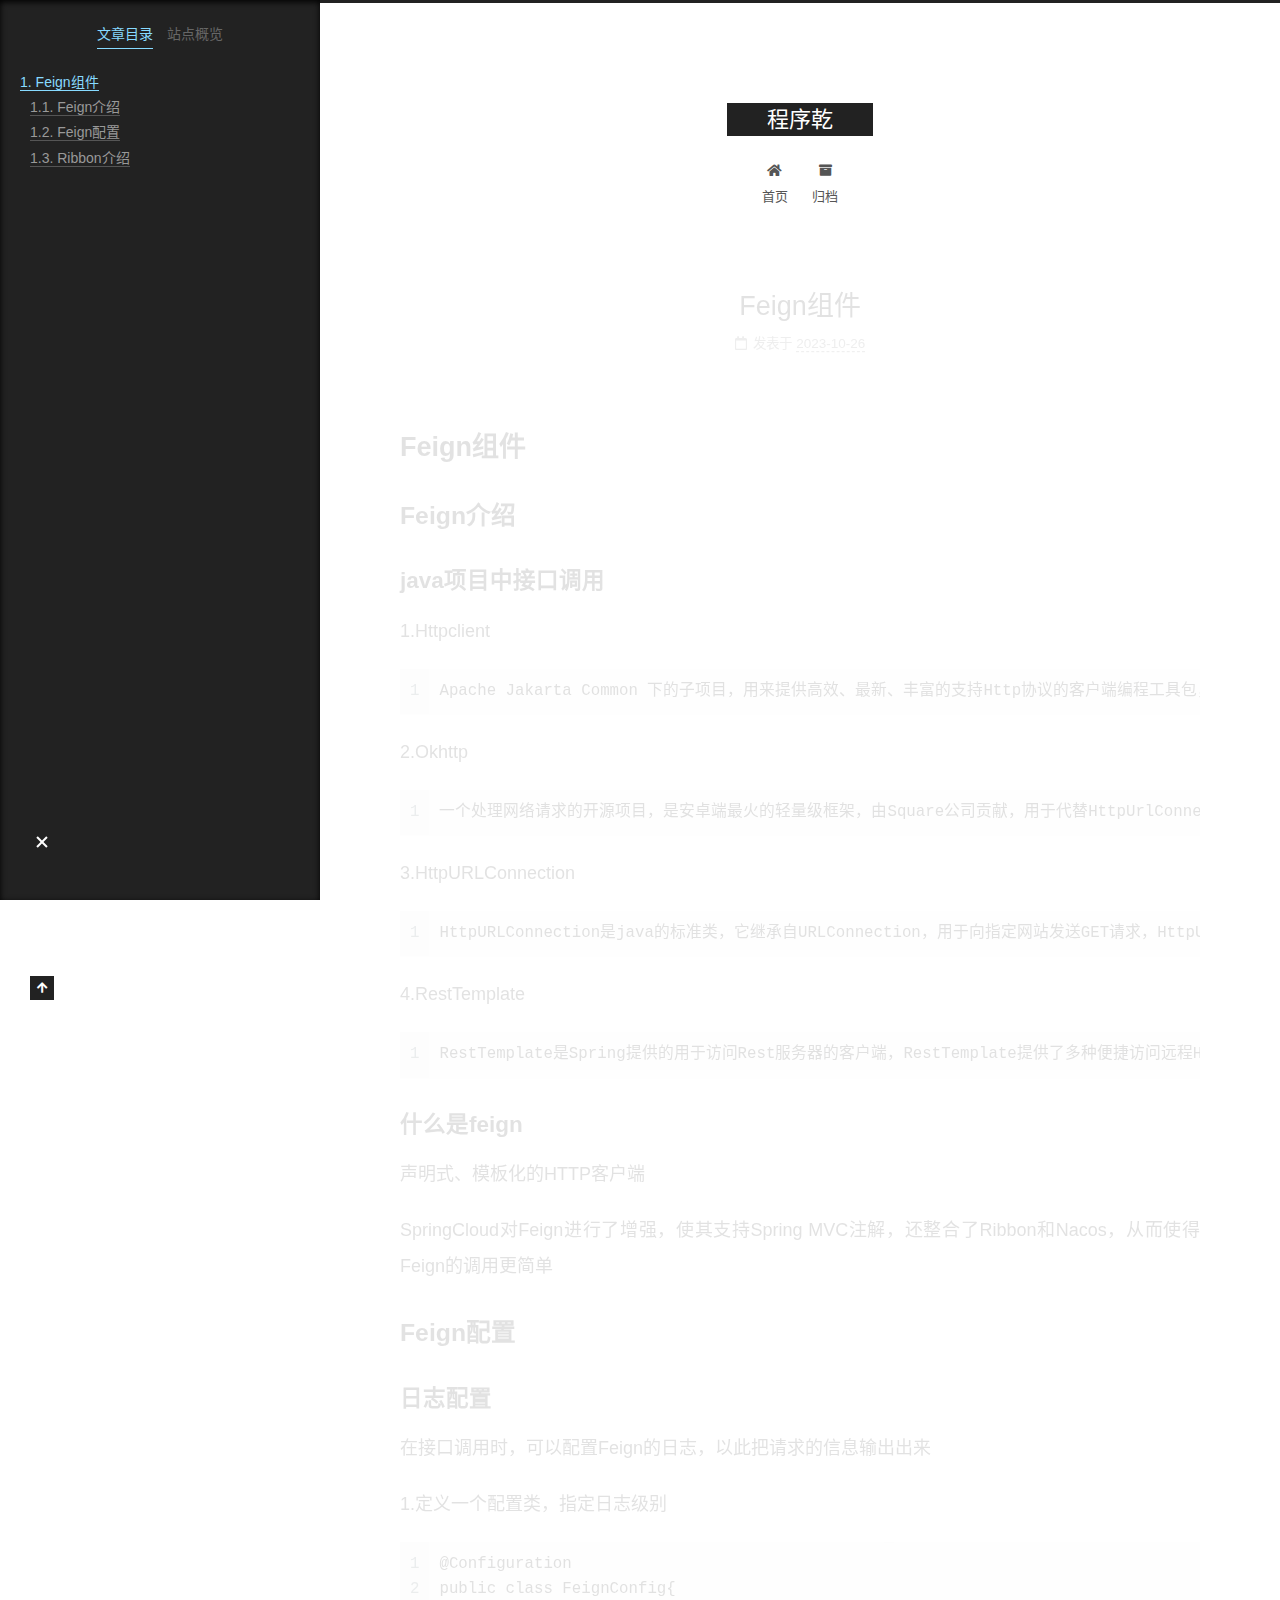
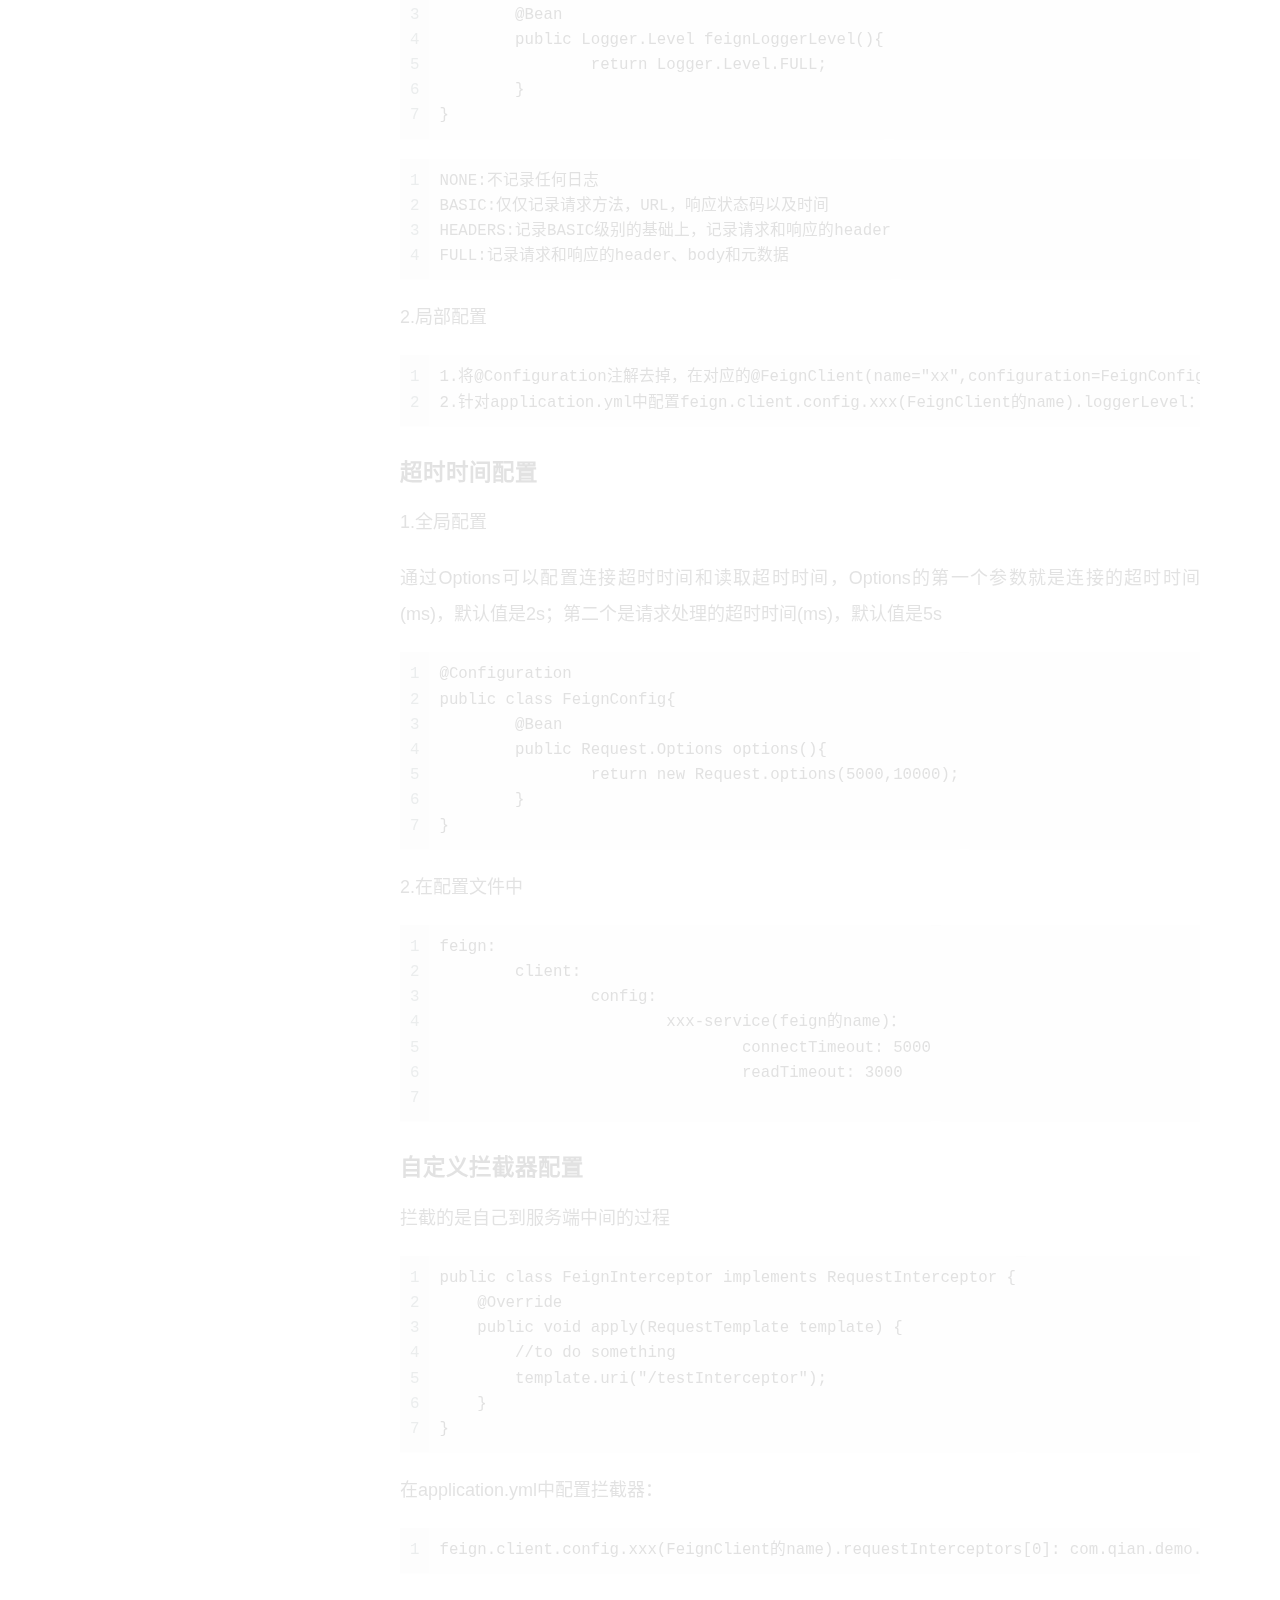
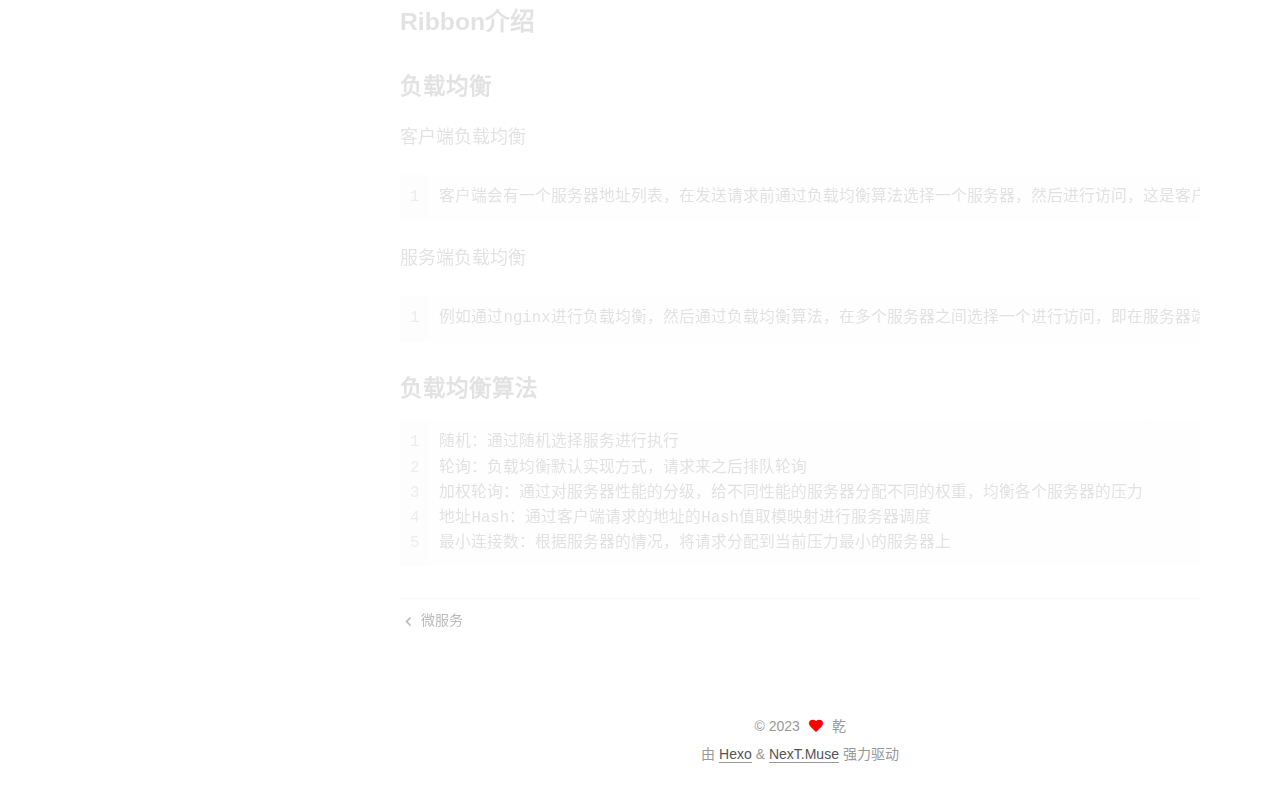
<file: 2023/10/26/Feign组件/index.html>
<!DOCTYPE html>
<html lang="zh-CN">
<head>
  <meta charset="UTF-8">
<meta name="viewport" content="width=device-width, initial-scale=1, maximum-scale=2">
<meta name="theme-color" content="#222">
<meta name="generator" content="Hexo 6.3.0">
  <link rel="apple-touch-icon" sizes="180x180" href="/images/apple-touch-icon-next.png">
  <link rel="icon" type="image/png" sizes="32x32" href="/images/favicon-32x32-next.png">
  <link rel="icon" type="image/png" sizes="16x16" href="/images/favicon-16x16-next.png">
  <link rel="mask-icon" href="/images/logo.svg" color="#222">

<link rel="stylesheet" href="/css/main.css">


<link rel="stylesheet" href="/lib/font-awesome/css/all.min.css">

<script id="hexo-configurations">
    var NexT = window.NexT || {};
    var CONFIG = {"hostname":"example.com","root":"/","scheme":"Muse","version":"7.8.0","exturl":false,"sidebar":{"position":"left","display":"post","padding":18,"offset":12,"onmobile":false},"copycode":{"enable":false,"show_result":false,"style":null},"back2top":{"enable":true,"sidebar":false,"scrollpercent":false},"bookmark":{"enable":false,"color":"#222","save":"auto"},"fancybox":false,"mediumzoom":false,"lazyload":false,"pangu":false,"comments":{"style":"tabs","active":null,"storage":true,"lazyload":false,"nav":null},"algolia":{"hits":{"per_page":10},"labels":{"input_placeholder":"Search for Posts","hits_empty":"We didn't find any results for the search: ${query}","hits_stats":"${hits} results found in ${time} ms"}},"localsearch":{"enable":false,"trigger":"auto","top_n_per_article":1,"unescape":false,"preload":false},"motion":{"enable":true,"async":false,"transition":{"post_block":"fadeIn","post_header":"slideDownIn","post_body":"slideDownIn","coll_header":"slideLeftIn","sidebar":"slideUpIn"}}};
  </script>

  <meta name="description" content="Feign组件Feign介绍java项目中接口调用1.Httpclient 1Apache Jakarta Common 下的子项目，用来提供高效、最新、丰富的支持Http协议的客户端编程工具包，并且支持HTTP协议最新版本和建议，HttpClient相比传统JDK自带的URLConnection，提升了易用性和灵活性，使得客户发送HTTP请求变得容易  2.Okhttp 1一个处理网络请求的开源">
<meta property="og:type" content="article">
<meta property="og:title" content="Feign组件">
<meta property="og:url" content="http://example.com/2023/10/26/Feign%E7%BB%84%E4%BB%B6/index.html">
<meta property="og:site_name" content="程序乾">
<meta property="og:description" content="Feign组件Feign介绍java项目中接口调用1.Httpclient 1Apache Jakarta Common 下的子项目，用来提供高效、最新、丰富的支持Http协议的客户端编程工具包，并且支持HTTP协议最新版本和建议，HttpClient相比传统JDK自带的URLConnection，提升了易用性和灵活性，使得客户发送HTTP请求变得容易  2.Okhttp 1一个处理网络请求的开源">
<meta property="og:locale" content="zh_CN">
<meta property="article:published_time" content="2023-10-25T16:10:55.059Z">
<meta property="article:modified_time" content="2023-10-25T16:10:55.059Z">
<meta property="article:author" content="乾">
<meta name="twitter:card" content="summary">

<link rel="canonical" href="http://example.com/2023/10/26/Feign%E7%BB%84%E4%BB%B6/">


<script id="page-configurations">
  // https://hexo.io/docs/variables.html
  CONFIG.page = {
    sidebar: "",
    isHome : false,
    isPost : true,
    lang   : 'zh-CN'
  };
</script>

  <title>Feign组件 | 程序乾</title>
  






  <noscript>
  <style>
  .use-motion .brand,
  .use-motion .menu-item,
  .sidebar-inner,
  .use-motion .post-block,
  .use-motion .pagination,
  .use-motion .comments,
  .use-motion .post-header,
  .use-motion .post-body,
  .use-motion .collection-header { opacity: initial; }

  .use-motion .site-title,
  .use-motion .site-subtitle {
    opacity: initial;
    top: initial;
  }

  .use-motion .logo-line-before i { left: initial; }
  .use-motion .logo-line-after i { right: initial; }
  </style>
</noscript>

</head>

<body itemscope itemtype="http://schema.org/WebPage">
  <div class="container use-motion">
    <div class="headband"></div>

    <header class="header" itemscope itemtype="http://schema.org/WPHeader">
      <div class="header-inner"><div class="site-brand-container">
  <div class="site-nav-toggle">
    <div class="toggle" aria-label="切换导航栏">
      <span class="toggle-line toggle-line-first"></span>
      <span class="toggle-line toggle-line-middle"></span>
      <span class="toggle-line toggle-line-last"></span>
    </div>
  </div>

  <div class="site-meta">

    <a href="/" class="brand" rel="start">
      <span class="logo-line-before"><i></i></span>
      <h1 class="site-title">程序乾</h1>
      <span class="logo-line-after"><i></i></span>
    </a>
  </div>

  <div class="site-nav-right">
    <div class="toggle popup-trigger">
    </div>
  </div>
</div>




<nav class="site-nav">
  <ul id="menu" class="main-menu menu">
        <li class="menu-item menu-item-home">

    <a href="/" rel="section"><i class="fa fa-home fa-fw"></i>首页</a>

  </li>
        <li class="menu-item menu-item-archives">

    <a href="/archives/" rel="section"><i class="fa fa-archive fa-fw"></i>归档</a>

  </li>
  </ul>
</nav>




</div>
    </header>

    
  <div class="back-to-top">
    <i class="fa fa-arrow-up"></i>
    <span>0%</span>
  </div>


    <main class="main">
      <div class="main-inner">
        <div class="content-wrap">
          

          <div class="content post posts-expand">
            

    
  
  
  <article itemscope itemtype="http://schema.org/Article" class="post-block" lang="zh-CN">
    <link itemprop="mainEntityOfPage" href="http://example.com/2023/10/26/Feign%E7%BB%84%E4%BB%B6/">

    <span hidden itemprop="author" itemscope itemtype="http://schema.org/Person">
      <meta itemprop="image" content="/images/avatar.gif">
      <meta itemprop="name" content="乾">
      <meta itemprop="description" content="写一个赚乾的程序">
    </span>

    <span hidden itemprop="publisher" itemscope itemtype="http://schema.org/Organization">
      <meta itemprop="name" content="程序乾">
    </span>
      <header class="post-header">
        <h1 class="post-title" itemprop="name headline">
          Feign组件
        </h1>

        <div class="post-meta">
            <span class="post-meta-item">
              <span class="post-meta-item-icon">
                <i class="far fa-calendar"></i>
              </span>
              <span class="post-meta-item-text">发表于</span>

              <time title="创建时间：2023-10-26 00:10:55" itemprop="dateCreated datePublished" datetime="2023-10-26T00:10:55+08:00">2023-10-26</time>
            </span>

          

        </div>
      </header>

    
    
    
    <div class="post-body" itemprop="articleBody">

      
        <h1 id="Feign组件"><a href="#Feign组件" class="headerlink" title="Feign组件"></a>Feign组件</h1><h2 id="Feign介绍"><a href="#Feign介绍" class="headerlink" title="Feign介绍"></a>Feign介绍</h2><h3 id="java项目中接口调用"><a href="#java项目中接口调用" class="headerlink" title="java项目中接口调用"></a>java项目中接口调用</h3><p>1.Httpclient</p>
<figure class="highlight plaintext"><table><tr><td class="gutter"><pre><span class="line">1</span><br></pre></td><td class="code"><pre><span class="line">Apache Jakarta Common 下的子项目，用来提供高效、最新、丰富的支持Http协议的客户端编程工具包，并且支持HTTP协议最新版本和建议，HttpClient相比传统JDK自带的URLConnection，提升了易用性和灵活性，使得客户发送HTTP请求变得容易</span><br></pre></td></tr></table></figure>

<p>2.Okhttp</p>
<figure class="highlight plaintext"><table><tr><td class="gutter"><pre><span class="line">1</span><br></pre></td><td class="code"><pre><span class="line">一个处理网络请求的开源项目，是安卓端最火的轻量级框架，由Square公司贡献，用于代替HttpUrlConnection和Apache HttpClient，支持多种协议(Http/2和SPDY)</span><br></pre></td></tr></table></figure>

<p>3.HttpURLConnection</p>
<figure class="highlight plaintext"><table><tr><td class="gutter"><pre><span class="line">1</span><br></pre></td><td class="code"><pre><span class="line">HttpURLConnection是java的标准类，它继承自URLConnection，用于向指定网站发送GET请求，HttpURLConnection使用比较复杂，不像HttpClient那样容易</span><br></pre></td></tr></table></figure>

<p>4.RestTemplate</p>
<figure class="highlight plaintext"><table><tr><td class="gutter"><pre><span class="line">1</span><br></pre></td><td class="code"><pre><span class="line">RestTemplate是Spring提供的用于访问Rest服务器的客户端，RestTemplate提供了多种便捷访问远程HTTP服务的方法，能够大大提高客户端的编写效率</span><br></pre></td></tr></table></figure>

<h3 id="什么是feign"><a href="#什么是feign" class="headerlink" title="什么是feign"></a>什么是feign</h3><p>声明式、模板化的HTTP客户端</p>
<p>SpringCloud对Feign进行了增强，使其支持Spring MVC注解，还整合了Ribbon和Nacos，从而使得Feign的调用更简单</p>
<h2 id="Feign配置"><a href="#Feign配置" class="headerlink" title="Feign配置"></a>Feign配置</h2><h3 id="日志配置"><a href="#日志配置" class="headerlink" title="日志配置"></a>日志配置</h3><p>在接口调用时，可以配置Feign的日志，以此把请求的信息输出出来</p>
<p>1.定义一个配置类，指定日志级别</p>
<figure class="highlight plaintext"><table><tr><td class="gutter"><pre><span class="line">1</span><br><span class="line">2</span><br><span class="line">3</span><br><span class="line">4</span><br><span class="line">5</span><br><span class="line">6</span><br><span class="line">7</span><br></pre></td><td class="code"><pre><span class="line">@Configuration</span><br><span class="line">public class FeignConfig&#123;</span><br><span class="line">	@Bean</span><br><span class="line">	public Logger.Level feignLoggerLevel()&#123;</span><br><span class="line">		return Logger.Level.FULL;</span><br><span class="line">	&#125;</span><br><span class="line">&#125;</span><br></pre></td></tr></table></figure>

<figure class="highlight plaintext"><table><tr><td class="gutter"><pre><span class="line">1</span><br><span class="line">2</span><br><span class="line">3</span><br><span class="line">4</span><br></pre></td><td class="code"><pre><span class="line">NONE:不记录任何日志</span><br><span class="line">BASIC:仅仅记录请求方法，URL，响应状态码以及时间</span><br><span class="line">HEADERS:记录BASIC级别的基础上，记录请求和响应的header</span><br><span class="line">FULL:记录请求和响应的header、body和元数据</span><br></pre></td></tr></table></figure>

<p>2.局部配置</p>
<figure class="highlight plaintext"><table><tr><td class="gutter"><pre><span class="line">1</span><br><span class="line">2</span><br></pre></td><td class="code"><pre><span class="line">1.将@Configuration注解去掉，在对应的@FeignClient(name=&quot;xx&quot;,configuration=FeignConfig)</span><br><span class="line">2.针对application.yml中配置feign.client.config.xxx(FeignClient的name).loggerLevel： BASIC</span><br></pre></td></tr></table></figure>

<h3 id="超时时间配置"><a href="#超时时间配置" class="headerlink" title="超时时间配置"></a>超时时间配置</h3><p>1.全局配置</p>
<p>通过Options可以配置连接超时时间和读取超时时间，Options的第一个参数就是连接的超时时间(ms)，默认值是2s；第二个是请求处理的超时时间(ms)，默认值是5s</p>
<figure class="highlight plaintext"><table><tr><td class="gutter"><pre><span class="line">1</span><br><span class="line">2</span><br><span class="line">3</span><br><span class="line">4</span><br><span class="line">5</span><br><span class="line">6</span><br><span class="line">7</span><br></pre></td><td class="code"><pre><span class="line">@Configuration</span><br><span class="line">public class FeignConfig&#123;</span><br><span class="line">	@Bean</span><br><span class="line">	public Request.Options options()&#123;</span><br><span class="line">		return new Request.options(5000,10000);</span><br><span class="line">	&#125;</span><br><span class="line">&#125;</span><br></pre></td></tr></table></figure>

<p>2.在配置文件中</p>
<figure class="highlight plaintext"><table><tr><td class="gutter"><pre><span class="line">1</span><br><span class="line">2</span><br><span class="line">3</span><br><span class="line">4</span><br><span class="line">5</span><br><span class="line">6</span><br><span class="line">7</span><br></pre></td><td class="code"><pre><span class="line">feign:</span><br><span class="line">	client:</span><br><span class="line">		config:</span><br><span class="line">			xxx-service(feign的name)：</span><br><span class="line">				connectTimeout: 5000</span><br><span class="line">				readTimeout: 3000</span><br><span class="line">			</span><br></pre></td></tr></table></figure>

<h3 id="自定义拦截器配置"><a href="#自定义拦截器配置" class="headerlink" title="自定义拦截器配置"></a>自定义拦截器配置</h3><p>拦截的是自己到服务端中间的过程</p>
<figure class="highlight plaintext"><table><tr><td class="gutter"><pre><span class="line">1</span><br><span class="line">2</span><br><span class="line">3</span><br><span class="line">4</span><br><span class="line">5</span><br><span class="line">6</span><br><span class="line">7</span><br></pre></td><td class="code"><pre><span class="line">public class FeignInterceptor implements RequestInterceptor &#123;</span><br><span class="line">    @Override</span><br><span class="line">    public void apply(RequestTemplate template) &#123;</span><br><span class="line">        //to do something</span><br><span class="line">        template.uri(&quot;/testInterceptor&quot;);</span><br><span class="line">    &#125;</span><br><span class="line">&#125;</span><br></pre></td></tr></table></figure>

<p>在application.yml中配置拦截器：</p>
<figure class="highlight plaintext"><table><tr><td class="gutter"><pre><span class="line">1</span><br></pre></td><td class="code"><pre><span class="line">feign.client.config.xxx(FeignClient的name).requestInterceptors[0]: com.qian.demo.interceptor</span><br></pre></td></tr></table></figure>

<h2 id="Ribbon介绍"><a href="#Ribbon介绍" class="headerlink" title="Ribbon介绍"></a>Ribbon介绍</h2><h3 id="负载均衡"><a href="#负载均衡" class="headerlink" title="负载均衡"></a>负载均衡</h3><p>客户端负载均衡</p>
<figure class="highlight plaintext"><table><tr><td class="gutter"><pre><span class="line">1</span><br></pre></td><td class="code"><pre><span class="line">客户端会有一个服务器地址列表，在发送请求前通过负载均衡算法选择一个服务器，然后进行访问，这是客户端负载均衡</span><br></pre></td></tr></table></figure>

<p>服务端负载均衡</p>
<figure class="highlight plaintext"><table><tr><td class="gutter"><pre><span class="line">1</span><br></pre></td><td class="code"><pre><span class="line">例如通过nginx进行负载均衡，然后通过负载均衡算法，在多个服务器之间选择一个进行访问，即在服务器端进行负载均衡</span><br></pre></td></tr></table></figure>

<h3 id="负载均衡算法"><a href="#负载均衡算法" class="headerlink" title="负载均衡算法"></a>负载均衡算法</h3><figure class="highlight plaintext"><table><tr><td class="gutter"><pre><span class="line">1</span><br><span class="line">2</span><br><span class="line">3</span><br><span class="line">4</span><br><span class="line">5</span><br></pre></td><td class="code"><pre><span class="line">随机：通过随机选择服务进行执行</span><br><span class="line">轮询：负载均衡默认实现方式，请求来之后排队轮询</span><br><span class="line">加权轮询：通过对服务器性能的分级，给不同性能的服务器分配不同的权重，均衡各个服务器的压力</span><br><span class="line">地址Hash：通过客户端请求的地址的Hash值取模映射进行服务器调度</span><br><span class="line">最小连接数：根据服务器的情况，将请求分配到当前压力最小的服务器上</span><br></pre></td></tr></table></figure>


    </div>

    
    
    

      <footer class="post-footer">

        


        
    <div class="post-nav">
      <div class="post-nav-item">
    <a href="/2023/08/13/%E5%BE%AE%E6%9C%8D%E5%8A%A1/" rel="prev" title="微服务">
      <i class="fa fa-chevron-left"></i> 微服务
    </a></div>
      <div class="post-nav-item"></div>
    </div>
      </footer>
    
  </article>
  
  
  



          </div>
          

<script>
  window.addEventListener('tabs:register', () => {
    let { activeClass } = CONFIG.comments;
    if (CONFIG.comments.storage) {
      activeClass = localStorage.getItem('comments_active') || activeClass;
    }
    if (activeClass) {
      let activeTab = document.querySelector(`a[href="#comment-${activeClass}"]`);
      if (activeTab) {
        activeTab.click();
      }
    }
  });
  if (CONFIG.comments.storage) {
    window.addEventListener('tabs:click', event => {
      if (!event.target.matches('.tabs-comment .tab-content .tab-pane')) return;
      let commentClass = event.target.classList[1];
      localStorage.setItem('comments_active', commentClass);
    });
  }
</script>

        </div>
          
  
  <div class="toggle sidebar-toggle">
    <span class="toggle-line toggle-line-first"></span>
    <span class="toggle-line toggle-line-middle"></span>
    <span class="toggle-line toggle-line-last"></span>
  </div>

  <aside class="sidebar">
    <div class="sidebar-inner">

      <ul class="sidebar-nav motion-element">
        <li class="sidebar-nav-toc">
          文章目录
        </li>
        <li class="sidebar-nav-overview">
          站点概览
        </li>
      </ul>

      <!--noindex-->
      <div class="post-toc-wrap sidebar-panel">
          <div class="post-toc motion-element"><ol class="nav"><li class="nav-item nav-level-1"><a class="nav-link" href="#Feign%E7%BB%84%E4%BB%B6"><span class="nav-number">1.</span> <span class="nav-text">Feign组件</span></a><ol class="nav-child"><li class="nav-item nav-level-2"><a class="nav-link" href="#Feign%E4%BB%8B%E7%BB%8D"><span class="nav-number">1.1.</span> <span class="nav-text">Feign介绍</span></a><ol class="nav-child"><li class="nav-item nav-level-3"><a class="nav-link" href="#java%E9%A1%B9%E7%9B%AE%E4%B8%AD%E6%8E%A5%E5%8F%A3%E8%B0%83%E7%94%A8"><span class="nav-number">1.1.1.</span> <span class="nav-text">java项目中接口调用</span></a></li><li class="nav-item nav-level-3"><a class="nav-link" href="#%E4%BB%80%E4%B9%88%E6%98%AFfeign"><span class="nav-number">1.1.2.</span> <span class="nav-text">什么是feign</span></a></li></ol></li><li class="nav-item nav-level-2"><a class="nav-link" href="#Feign%E9%85%8D%E7%BD%AE"><span class="nav-number">1.2.</span> <span class="nav-text">Feign配置</span></a><ol class="nav-child"><li class="nav-item nav-level-3"><a class="nav-link" href="#%E6%97%A5%E5%BF%97%E9%85%8D%E7%BD%AE"><span class="nav-number">1.2.1.</span> <span class="nav-text">日志配置</span></a></li><li class="nav-item nav-level-3"><a class="nav-link" href="#%E8%B6%85%E6%97%B6%E6%97%B6%E9%97%B4%E9%85%8D%E7%BD%AE"><span class="nav-number">1.2.2.</span> <span class="nav-text">超时时间配置</span></a></li><li class="nav-item nav-level-3"><a class="nav-link" href="#%E8%87%AA%E5%AE%9A%E4%B9%89%E6%8B%A6%E6%88%AA%E5%99%A8%E9%85%8D%E7%BD%AE"><span class="nav-number">1.2.3.</span> <span class="nav-text">自定义拦截器配置</span></a></li></ol></li><li class="nav-item nav-level-2"><a class="nav-link" href="#Ribbon%E4%BB%8B%E7%BB%8D"><span class="nav-number">1.3.</span> <span class="nav-text">Ribbon介绍</span></a><ol class="nav-child"><li class="nav-item nav-level-3"><a class="nav-link" href="#%E8%B4%9F%E8%BD%BD%E5%9D%87%E8%A1%A1"><span class="nav-number">1.3.1.</span> <span class="nav-text">负载均衡</span></a></li><li class="nav-item nav-level-3"><a class="nav-link" href="#%E8%B4%9F%E8%BD%BD%E5%9D%87%E8%A1%A1%E7%AE%97%E6%B3%95"><span class="nav-number">1.3.2.</span> <span class="nav-text">负载均衡算法</span></a></li></ol></li></ol></li></ol></div>
      </div>
      <!--/noindex-->

      <div class="site-overview-wrap sidebar-panel">
        <div class="site-author motion-element" itemprop="author" itemscope itemtype="http://schema.org/Person">
  <p class="site-author-name" itemprop="name">乾</p>
  <div class="site-description" itemprop="description">写一个赚乾的程序</div>
</div>
<div class="site-state-wrap motion-element">
  <nav class="site-state">
      <div class="site-state-item site-state-posts">
          <a href="/archives/">
        
          <span class="site-state-item-count">7</span>
          <span class="site-state-item-name">日志</span>
        </a>
      </div>
  </nav>
</div>



      </div>

    </div>
  </aside>
  <div id="sidebar-dimmer"></div>


      </div>
    </main>

    <footer class="footer">
      <div class="footer-inner">
        

        

<div class="copyright">
  
  &copy; 
  <span itemprop="copyrightYear">2023</span>
  <span class="with-love">
    <i class="fa fa-heart"></i>
  </span>
  <span class="author" itemprop="copyrightHolder">乾</span>
</div>
  <div class="powered-by">由 <a href="https://hexo.io/" class="theme-link" rel="noopener" target="_blank">Hexo</a> & <a href="https://muse.theme-next.org/" class="theme-link" rel="noopener" target="_blank">NexT.Muse</a> 强力驱动
  </div>

        








      </div>
    </footer>
  </div>

  
  <script src="/lib/anime.min.js"></script>
  <script src="/lib/velocity/velocity.min.js"></script>
  <script src="/lib/velocity/velocity.ui.min.js"></script>

<script src="/js/utils.js"></script>

<script src="/js/motion.js"></script>


<script src="/js/schemes/muse.js"></script>


<script src="/js/next-boot.js"></script>




  















  

  

</body>
</html>
</file>
<file: css/main.css>
:root {
  --body-bg-color: #fff;
  --content-bg-color: #fff;
  --card-bg-color: #f5f5f5;
  --text-color: #555;
  --blockquote-color: #666;
  --link-color: #555;
  --link-hover-color: #222;
  --brand-color: #fff;
  --brand-hover-color: #fff;
  --table-row-odd-bg-color: #f9f9f9;
  --table-row-hover-bg-color: #f5f5f5;
  --menu-item-bg-color: #f5f5f5;
  --btn-default-bg: #222;
  --btn-default-color: #fff;
  --btn-default-border-color: #222;
  --btn-default-hover-bg: #fff;
  --btn-default-hover-color: #222;
  --btn-default-hover-border-color: #222;
}
html {
  line-height: 1.15; /* 1 */
  -webkit-text-size-adjust: 100%; /* 2 */
}
body {
  margin: 0;
}
main {
  display: block;
}
h1 {
  font-size: 2em;
  margin: 0.67em 0;
}
hr {
  box-sizing: content-box; /* 1 */
  height: 0; /* 1 */
  overflow: visible; /* 2 */
}
pre {
  font-family: monospace, monospace; /* 1 */
  font-size: 1em; /* 2 */
}
a {
  background: transparent;
}
abbr[title] {
  border-bottom: none; /* 1 */
  text-decoration: underline; /* 2 */
  text-decoration: underline dotted; /* 2 */
}
b,
strong {
  font-weight: bolder;
}
code,
kbd,
samp {
  font-family: monospace, monospace; /* 1 */
  font-size: 1em; /* 2 */
}
small {
  font-size: 80%;
}
sub,
sup {
  font-size: 75%;
  line-height: 0;
  position: relative;
  vertical-align: baseline;
}
sub {
  bottom: -0.25em;
}
sup {
  top: -0.5em;
}
img {
  border-style: none;
}
button,
input,
optgroup,
select,
textarea {
  font-family: inherit; /* 1 */
  font-size: 100%; /* 1 */
  line-height: 1.15; /* 1 */
  margin: 0; /* 2 */
}
button,
input {
/* 1 */
  overflow: visible;
}
button,
select {
/* 1 */
  text-transform: none;
}
button,
[type='button'],
[type='reset'],
[type='submit'] {
  -webkit-appearance: button;
}
button::-moz-focus-inner,
[type='button']::-moz-focus-inner,
[type='reset']::-moz-focus-inner,
[type='submit']::-moz-focus-inner {
  border-style: none;
  padding: 0;
}
button:-moz-focusring,
[type='button']:-moz-focusring,
[type='reset']:-moz-focusring,
[type='submit']:-moz-focusring {
  outline: 1px dotted ButtonText;
}
fieldset {
  padding: 0.35em 0.75em 0.625em;
}
legend {
  box-sizing: border-box; /* 1 */
  color: inherit; /* 2 */
  display: table; /* 1 */
  max-width: 100%; /* 1 */
  padding: 0; /* 3 */
  white-space: normal; /* 1 */
}
progress {
  vertical-align: baseline;
}
textarea {
  overflow: auto;
}
[type='checkbox'],
[type='radio'] {
  box-sizing: border-box; /* 1 */
  padding: 0; /* 2 */
}
[type='number']::-webkit-inner-spin-button,
[type='number']::-webkit-outer-spin-button {
  height: auto;
}
[type='search'] {
  outline-offset: -2px; /* 2 */
  -webkit-appearance: textfield; /* 1 */
}
[type='search']::-webkit-search-decoration {
  -webkit-appearance: none;
}
::-webkit-file-upload-button {
  font: inherit; /* 2 */
  -webkit-appearance: button; /* 1 */
}
details {
  display: block;
}
summary {
  display: list-item;
}
template {
  display: none;
}
[hidden] {
  display: none;
}
::selection {
  background: #262a30;
  color: #eee;
}
html,
body {
  height: 100%;
}
body {
  background: var(--body-bg-color);
  color: var(--text-color);
  font-family: 'Lato', "PingFang SC", "Microsoft YaHei", sans-serif;
  font-size: 1em;
  line-height: 2;
}
@media (max-width: 991px) {
  body {
    padding-left: 0 !important;
    padding-right: 0 !important;
  }
}
h1,
h2,
h3,
h4,
h5,
h6 {
  font-family: 'Lato', "PingFang SC", "Microsoft YaHei", sans-serif;
  font-weight: bold;
  line-height: 1.5;
  margin: 20px 0 15px;
}
h1 {
  font-size: 1.5em;
}
h2 {
  font-size: 1.375em;
}
h3 {
  font-size: 1.25em;
}
h4 {
  font-size: 1.125em;
}
h5 {
  font-size: 1em;
}
h6 {
  font-size: 0.875em;
}
p {
  margin: 0 0 20px 0;
}
a,
span.exturl {
  border-bottom: 1px solid #999;
  color: var(--link-color);
  outline: 0;
  text-decoration: none;
  overflow-wrap: break-word;
  word-wrap: break-word;
  cursor: pointer;
}
a:hover,
span.exturl:hover {
  border-bottom-color: var(--link-hover-color);
  color: var(--link-hover-color);
}
iframe,
img,
video {
  display: block;
  margin-left: auto;
  margin-right: auto;
  max-width: 100%;
}
hr {
  background-image: repeating-linear-gradient(-45deg, #ddd, #ddd 4px, transparent 4px, transparent 8px);
  border: 0;
  height: 3px;
  margin: 40px 0;
}
blockquote {
  border-left: 4px solid #ddd;
  color: var(--blockquote-color);
  margin: 0;
  padding: 0 15px;
}
blockquote cite::before {
  content: '-';
  padding: 0 5px;
}
dt {
  font-weight: bold;
}
dd {
  margin: 0;
  padding: 0;
}
kbd {
  background-color: #f5f5f5;
  background-image: linear-gradient(#eee, #fff, #eee);
  border: 1px solid #ccc;
  border-radius: 0.2em;
  box-shadow: 0.1em 0.1em 0.2em rgba(0,0,0,0.1);
  color: #555;
  font-family: inherit;
  padding: 0.1em 0.3em;
  white-space: nowrap;
}
.table-container {
  overflow: auto;
}
table {
  border-collapse: collapse;
  border-spacing: 0;
  font-size: 0.875em;
  margin: 0 0 20px 0;
  width: 100%;
}
tbody tr:nth-of-type(odd) {
  background: var(--table-row-odd-bg-color);
}
tbody tr:hover {
  background: var(--table-row-hover-bg-color);
}
caption,
th,
td {
  font-weight: normal;
  padding: 8px;
  vertical-align: middle;
}
th,
td {
  border: 1px solid #ddd;
  border-bottom: 3px solid #ddd;
}
th {
  font-weight: 700;
  padding-bottom: 10px;
}
td {
  border-bottom-width: 1px;
}
.btn {
  background: var(--btn-default-bg);
  border: 2px solid var(--btn-default-border-color);
  border-radius: 0;
  color: var(--btn-default-color);
  display: inline-block;
  font-size: 0.875em;
  line-height: 2;
  padding: 0 20px;
  text-decoration: none;
  transition-property: background-color;
  transition-delay: 0s;
  transition-duration: 0.2s;
  transition-timing-function: ease-in-out;
}
.btn:hover {
  background: var(--btn-default-hover-bg);
  border-color: var(--btn-default-hover-border-color);
  color: var(--btn-default-hover-color);
}
.btn + .btn {
  margin: 0 0 8px 8px;
}
.btn .fa-fw {
  text-align: left;
  width: 1.285714285714286em;
}
.toggle {
  line-height: 0;
}
.toggle .toggle-line {
  background: #fff;
  display: inline-block;
  height: 2px;
  left: 0;
  position: relative;
  top: 0;
  transition: all 0.4s;
  vertical-align: top;
  width: 100%;
}
.toggle .toggle-line:not(:first-child) {
  margin-top: 3px;
}
.toggle.toggle-arrow .toggle-line-first {
  left: 50%;
  top: 2px;
  transform: rotate(45deg);
  width: 50%;
}
.toggle.toggle-arrow .toggle-line-middle {
  left: 2px;
  width: 90%;
}
.toggle.toggle-arrow .toggle-line-last {
  left: 50%;
  top: -2px;
  transform: rotate(-45deg);
  width: 50%;
}
.toggle.toggle-close .toggle-line-first {
  transform: rotate(-45deg);
  top: 5px;
}
.toggle.toggle-close .toggle-line-middle {
  opacity: 0;
}
.toggle.toggle-close .toggle-line-last {
  transform: rotate(45deg);
  top: -5px;
}
.highlight,
pre {
  background: #f7f7f7;
  color: #4d4d4c;
  line-height: 1.6;
  margin: 0 auto 20px;
}
pre,
code {
  font-family: consolas, Menlo, monospace, "PingFang SC", "Microsoft YaHei";
}
code {
  background: #eee;
  border-radius: 3px;
  color: #555;
  padding: 2px 4px;
  overflow-wrap: break-word;
  word-wrap: break-word;
}
.highlight *::selection {
  background: #d6d6d6;
}
.highlight pre {
  border: 0;
  margin: 0;
  padding: 10px 0;
}
.highlight table {
  border: 0;
  margin: 0;
  width: auto;
}
.highlight td {
  border: 0;
  padding: 0;
}
.highlight figcaption {
  background: #eff2f3;
  color: #4d4d4c;
  display: flex;
  font-size: 0.875em;
  justify-content: space-between;
  line-height: 1.2;
  padding: 0.5em;
}
.highlight figcaption a {
  color: #4d4d4c;
}
.highlight figcaption a:hover {
  border-bottom-color: #4d4d4c;
}
.highlight .gutter {
  -moz-user-select: none;
  -ms-user-select: none;
  -webkit-user-select: none;
  user-select: none;
}
.highlight .gutter pre {
  background: #eff2f3;
  color: #869194;
  padding-left: 10px;
  padding-right: 10px;
  text-align: right;
}
.highlight .code pre {
  background: #f7f7f7;
  padding-left: 10px;
  width: 100%;
}
.gist table {
  width: auto;
}
.gist table td {
  border: 0;
}
pre {
  overflow: auto;
  padding: 10px;
}
pre code {
  background: none;
  color: #4d4d4c;
  font-size: 0.875em;
  padding: 0;
  text-shadow: none;
}
pre .deletion {
  background: #fdd;
}
pre .addition {
  background: #dfd;
}
pre .meta {
  color: #eab700;
  -moz-user-select: none;
  -ms-user-select: none;
  -webkit-user-select: none;
  user-select: none;
}
pre .comment {
  color: #8e908c;
}
pre .variable,
pre .attribute,
pre .tag,
pre .name,
pre .regexp,
pre .ruby .constant,
pre .xml .tag .title,
pre .xml .pi,
pre .xml .doctype,
pre .html .doctype,
pre .css .id,
pre .css .class,
pre .css .pseudo {
  color: #c82829;
}
pre .number,
pre .preprocessor,
pre .built_in,
pre .builtin-name,
pre .literal,
pre .params,
pre .constant,
pre .command {
  color: #f5871f;
}
pre .ruby .class .title,
pre .css .rules .attribute,
pre .string,
pre .symbol,
pre .value,
pre .inheritance,
pre .header,
pre .ruby .symbol,
pre .xml .cdata,
pre .special,
pre .formula {
  color: #718c00;
}
pre .title,
pre .css .hexcolor {
  color: #3e999f;
}
pre .function,
pre .python .decorator,
pre .python .title,
pre .ruby .function .title,
pre .ruby .title .keyword,
pre .perl .sub,
pre .javascript .title,
pre .coffeescript .title {
  color: #4271ae;
}
pre .keyword,
pre .javascript .function {
  color: #8959a8;
}
.blockquote-center {
  border-left: none;
  margin: 40px 0;
  padding: 0;
  position: relative;
  text-align: center;
}
.blockquote-center .fa {
  display: block;
  opacity: 0.6;
  position: absolute;
  width: 100%;
}
.blockquote-center .fa-quote-left {
  border-top: 1px solid #ccc;
  text-align: left;
  top: -20px;
}
.blockquote-center .fa-quote-right {
  border-bottom: 1px solid #ccc;
  text-align: right;
  bottom: -20px;
}
.blockquote-center p,
.blockquote-center div {
  text-align: center;
}
.post-body .group-picture img {
  margin: 0 auto;
  padding: 0 3px;
}
.group-picture-row {
  margin-bottom: 6px;
  overflow: hidden;
}
.group-picture-column {
  float: left;
  margin-bottom: 10px;
}
.post-body .label {
  color: #555;
  display: inline;
  padding: 0 2px;
}
.post-body .label.default {
  background: #f0f0f0;
}
.post-body .label.primary {
  background: #efe6f7;
}
.post-body .label.info {
  background: #e5f2f8;
}
.post-body .label.success {
  background: #e7f4e9;
}
.post-body .label.warning {
  background: #fcf6e1;
}
.post-body .label.danger {
  background: #fae8eb;
}
.post-body .tabs {
  margin-bottom: 20px;
}
.post-body .tabs,
.tabs-comment {
  display: block;
  padding-top: 10px;
  position: relative;
}
.post-body .tabs ul.nav-tabs,
.tabs-comment ul.nav-tabs {
  display: flex;
  flex-wrap: wrap;
  margin: 0;
  margin-bottom: -1px;
  padding: 0;
}
@media (max-width: 413px) {
  .post-body .tabs ul.nav-tabs,
  .tabs-comment ul.nav-tabs {
    display: block;
    margin-bottom: 5px;
  }
}
.post-body .tabs ul.nav-tabs li.tab,
.tabs-comment ul.nav-tabs li.tab {
  border-bottom: 1px solid #ddd;
  border-left: 1px solid transparent;
  border-right: 1px solid transparent;
  border-top: 3px solid transparent;
  flex-grow: 1;
  list-style-type: none;
  border-radius: 0 0 0 0;
}
@media (max-width: 413px) {
  .post-body .tabs ul.nav-tabs li.tab,
  .tabs-comment ul.nav-tabs li.tab {
    border-bottom: 1px solid transparent;
    border-left: 3px solid transparent;
    border-right: 1px solid transparent;
    border-top: 1px solid transparent;
  }
}
@media (max-width: 413px) {
  .post-body .tabs ul.nav-tabs li.tab,
  .tabs-comment ul.nav-tabs li.tab {
    border-radius: 0;
  }
}
.post-body .tabs ul.nav-tabs li.tab a,
.tabs-comment ul.nav-tabs li.tab a {
  border-bottom: initial;
  display: block;
  line-height: 1.8;
  outline: 0;
  padding: 0.25em 0.75em;
  text-align: center;
  transition-delay: 0s;
  transition-duration: 0.2s;
  transition-timing-function: ease-out;
}
.post-body .tabs ul.nav-tabs li.tab a i,
.tabs-comment ul.nav-tabs li.tab a i {
  width: 1.285714285714286em;
}
.post-body .tabs ul.nav-tabs li.tab.active,
.tabs-comment ul.nav-tabs li.tab.active {
  border-bottom: 1px solid transparent;
  border-left: 1px solid #ddd;
  border-right: 1px solid #ddd;
  border-top: 3px solid #fc6423;
}
@media (max-width: 413px) {
  .post-body .tabs ul.nav-tabs li.tab.active,
  .tabs-comment ul.nav-tabs li.tab.active {
    border-bottom: 1px solid #ddd;
    border-left: 3px solid #fc6423;
    border-right: 1px solid #ddd;
    border-top: 1px solid #ddd;
  }
}
.post-body .tabs ul.nav-tabs li.tab.active a,
.tabs-comment ul.nav-tabs li.tab.active a {
  color: var(--link-color);
  cursor: default;
}
.post-body .tabs .tab-content .tab-pane,
.tabs-comment .tab-content .tab-pane {
  border: 1px solid #ddd;
  border-top: 0;
  padding: 20px 20px 0 20px;
  border-radius: 0;
}
.post-body .tabs .tab-content .tab-pane:not(.active),
.tabs-comment .tab-content .tab-pane:not(.active) {
  display: none;
}
.post-body .tabs .tab-content .tab-pane.active,
.tabs-comment .tab-content .tab-pane.active {
  display: block;
}
.post-body .tabs .tab-content .tab-pane.active:nth-of-type(1),
.tabs-comment .tab-content .tab-pane.active:nth-of-type(1) {
  border-radius: 0 0 0 0;
}
@media (max-width: 413px) {
  .post-body .tabs .tab-content .tab-pane.active:nth-of-type(1),
  .tabs-comment .tab-content .tab-pane.active:nth-of-type(1) {
    border-radius: 0;
  }
}
.post-body .note {
  border-radius: 3px;
  margin-bottom: 20px;
  padding: 1em;
  position: relative;
  border: 1px solid #eee;
  border-left-width: 5px;
}
.post-body .note h2,
.post-body .note h3,
.post-body .note h4,
.post-body .note h5,
.post-body .note h6 {
  margin-top: 0;
  border-bottom: initial;
  margin-bottom: 0;
  padding-top: 0;
}
.post-body .note p:first-child,
.post-body .note ul:first-child,
.post-body .note ol:first-child,
.post-body .note table:first-child,
.post-body .note pre:first-child,
.post-body .note blockquote:first-child,
.post-body .note img:first-child {
  margin-top: 0;
}
.post-body .note p:last-child,
.post-body .note ul:last-child,
.post-body .note ol:last-child,
.post-body .note table:last-child,
.post-body .note pre:last-child,
.post-body .note blockquote:last-child,
.post-body .note img:last-child {
  margin-bottom: 0;
}
.post-body .note.default {
  border-left-color: #777;
}
.post-body .note.default h2,
.post-body .note.default h3,
.post-body .note.default h4,
.post-body .note.default h5,
.post-body .note.default h6 {
  color: #777;
}
.post-body .note.primary {
  border-left-color: #6f42c1;
}
.post-body .note.primary h2,
.post-body .note.primary h3,
.post-body .note.primary h4,
.post-body .note.primary h5,
.post-body .note.primary h6 {
  color: #6f42c1;
}
.post-body .note.info {
  border-left-color: #428bca;
}
.post-body .note.info h2,
.post-body .note.info h3,
.post-body .note.info h4,
.post-body .note.info h5,
.post-body .note.info h6 {
  color: #428bca;
}
.post-body .note.success {
  border-left-color: #5cb85c;
}
.post-body .note.success h2,
.post-body .note.success h3,
.post-body .note.success h4,
.post-body .note.success h5,
.post-body .note.success h6 {
  color: #5cb85c;
}
.post-body .note.warning {
  border-left-color: #f0ad4e;
}
.post-body .note.warning h2,
.post-body .note.warning h3,
.post-body .note.warning h4,
.post-body .note.warning h5,
.post-body .note.warning h6 {
  color: #f0ad4e;
}
.post-body .note.danger {
  border-left-color: #d9534f;
}
.post-body .note.danger h2,
.post-body .note.danger h3,
.post-body .note.danger h4,
.post-body .note.danger h5,
.post-body .note.danger h6 {
  color: #d9534f;
}
.pagination .prev,
.pagination .next,
.pagination .page-number,
.pagination .space {
  display: inline-block;
  margin: 0 10px;
  padding: 0 11px;
  position: relative;
  top: -1px;
}
@media (max-width: 767px) {
  .pagination .prev,
  .pagination .next,
  .pagination .page-number,
  .pagination .space {
    margin: 0 5px;
  }
}
.pagination {
  border-top: 1px solid #eee;
  margin: 120px 0 0;
  text-align: center;
}
.pagination .prev,
.pagination .next,
.pagination .page-number {
  border-bottom: 0;
  border-top: 1px solid #eee;
  transition-property: border-color;
  transition-delay: 0s;
  transition-duration: 0.2s;
  transition-timing-function: ease-in-out;
}
.pagination .prev:hover,
.pagination .next:hover,
.pagination .page-number:hover {
  border-top-color: #222;
}
.pagination .space {
  margin: 0;
  padding: 0;
}
.pagination .prev {
  margin-left: 0;
}
.pagination .next {
  margin-right: 0;
}
.pagination .page-number.current {
  background: #ccc;
  border-top-color: #ccc;
  color: #fff;
}
@media (max-width: 767px) {
  .pagination {
    border-top: none;
  }
  .pagination .prev,
  .pagination .next,
  .pagination .page-number {
    border-bottom: 1px solid #eee;
    border-top: 0;
    margin-bottom: 10px;
    padding: 0 10px;
  }
  .pagination .prev:hover,
  .pagination .next:hover,
  .pagination .page-number:hover {
    border-bottom-color: #222;
  }
}
.comments {
  margin-top: 60px;
  overflow: hidden;
}
.comment-button-group {
  display: flex;
  flex-wrap: wrap-reverse;
  justify-content: center;
  margin: 1em 0;
}
.comment-button-group .comment-button {
  margin: 0.1em 0.2em;
}
.comment-button-group .comment-button.active {
  background: var(--btn-default-hover-bg);
  border-color: var(--btn-default-hover-border-color);
  color: var(--btn-default-hover-color);
}
.comment-position {
  display: none;
}
.comment-position.active {
  display: block;
}
.tabs-comment {
  background: var(--content-bg-color);
  margin-top: 4em;
  padding-top: 0;
}
.tabs-comment .comments {
  border: 0;
  box-shadow: none;
  margin-top: 0;
  padding-top: 0;
}
.container {
  min-height: 100%;
  position: relative;
}
.main-inner {
  margin: 0 auto;
  width: 700px;
}
@media (min-width: 1200px) {
  .main-inner {
    width: 800px;
  }
}
@media (min-width: 1600px) {
  .main-inner {
    width: 900px;
  }
}
@media (max-width: 767px) {
  .content-wrap {
    padding: 0 20px;
  }
}
.header {
  background: transparent;
}
.header-inner {
  margin: 0 auto;
  width: 700px;
}
@media (min-width: 1200px) {
  .header-inner {
    width: 800px;
  }
}
@media (min-width: 1600px) {
  .header-inner {
    width: 900px;
  }
}
.site-brand-container {
  display: flex;
  flex-shrink: 0;
  padding: 0 10px;
}
.headband {
  background: #222;
  height: 3px;
}
.site-meta {
  flex-grow: 1;
  text-align: center;
}
@media (max-width: 767px) {
  .site-meta {
    text-align: center;
  }
}
.brand {
  border-bottom: none;
  color: var(--brand-color);
  display: inline-block;
  line-height: 1.375em;
  padding: 0 40px;
  position: relative;
}
.brand:hover {
  color: var(--brand-hover-color);
}
.site-title {
  font-family: 'Lato', "PingFang SC", "Microsoft YaHei", sans-serif;
  font-size: 1.375em;
  font-weight: normal;
  margin: 0;
}
.site-subtitle {
  color: #999;
  font-size: 0.8125em;
  margin: 10px 0;
}
.use-motion .brand {
  opacity: 0;
}
.use-motion .site-title,
.use-motion .site-subtitle,
.use-motion .custom-logo-image {
  opacity: 0;
  position: relative;
  top: -10px;
}
.site-nav-toggle,
.site-nav-right {
  display: none;
}
@media (max-width: 767px) {
  .site-nav-toggle,
  .site-nav-right {
    display: flex;
    flex-direction: column;
    justify-content: center;
  }
}
.site-nav-toggle .toggle,
.site-nav-right .toggle {
  color: var(--text-color);
  padding: 10px;
  width: 22px;
}
.site-nav-toggle .toggle .toggle-line,
.site-nav-right .toggle .toggle-line {
  background: var(--text-color);
  border-radius: 1px;
}
.site-nav {
  display: block;
}
@media (max-width: 767px) {
  .site-nav {
    clear: both;
    display: none;
  }
}
.site-nav.site-nav-on {
  display: block;
}
.menu {
  margin-top: 20px;
  padding-left: 0;
  text-align: center;
}
.menu-item {
  display: inline-block;
  list-style: none;
  margin: 0 10px;
}
@media (max-width: 767px) {
  .menu-item {
    display: block;
    margin-top: 10px;
  }
  .menu-item.menu-item-search {
    display: none;
  }
}
.menu-item a,
.menu-item span.exturl {
  border-bottom: 0;
  display: block;
  font-size: 0.8125em;
  transition-property: border-color;
  transition-delay: 0s;
  transition-duration: 0.2s;
  transition-timing-function: ease-in-out;
}
@media (hover: none) {
  .menu-item a:hover,
  .menu-item span.exturl:hover {
    border-bottom-color: transparent !important;
  }
}
.menu-item .fa,
.menu-item .fab,
.menu-item .far,
.menu-item .fas {
  margin-right: 8px;
}
.menu-item .badge {
  display: inline-block;
  font-weight: bold;
  line-height: 1;
  margin-left: 0.35em;
  margin-top: 0.35em;
  text-align: center;
  white-space: nowrap;
}
@media (max-width: 767px) {
  .menu-item .badge {
    float: right;
    margin-left: 0;
  }
}
.menu-item-active a,
.menu .menu-item a:hover,
.menu .menu-item span.exturl:hover {
  background: var(--menu-item-bg-color);
}
.use-motion .menu-item {
  opacity: 0;
}
.sidebar {
  background: #222;
  bottom: 0;
  box-shadow: inset 0 2px 6px #000;
  position: fixed;
  top: 0;
}
@media (max-width: 991px) {
  .sidebar {
    display: none;
  }
}
.sidebar-inner {
  color: #999;
  padding: 18px 10px;
  text-align: center;
}
.cc-license {
  margin-top: 10px;
  text-align: center;
}
.cc-license .cc-opacity {
  border-bottom: none;
  opacity: 0.7;
}
.cc-license .cc-opacity:hover {
  opacity: 0.9;
}
.cc-license img {
  display: inline-block;
}
.site-author-image {
  border: 2px solid #333;
  display: block;
  margin: 0 auto;
  max-width: 96px;
  padding: 2px;
}
.site-author-name {
  color: #f5f5f5;
  font-weight: normal;
  margin: 5px 0 0;
  text-align: center;
}
.site-description {
  color: #999;
  font-size: 1em;
  margin-top: 5px;
  text-align: center;
}
.links-of-author {
  margin-top: 15px;
}
.links-of-author a,
.links-of-author span.exturl {
  border-bottom-color: #555;
  display: inline-block;
  font-size: 0.8125em;
  margin-bottom: 10px;
  margin-right: 10px;
  vertical-align: middle;
}
.links-of-author a::before,
.links-of-author span.exturl::before {
  background: #3edae0;
  border-radius: 50%;
  content: ' ';
  display: inline-block;
  height: 4px;
  margin-right: 3px;
  vertical-align: middle;
  width: 4px;
}
.sidebar-button {
  margin-top: 15px;
}
.sidebar-button a {
  border: 1px solid #fc6423;
  border-radius: 4px;
  color: #fc6423;
  display: inline-block;
  padding: 0 15px;
}
.sidebar-button a .fa,
.sidebar-button a .fab,
.sidebar-button a .far,
.sidebar-button a .fas {
  margin-right: 5px;
}
.sidebar-button a:hover {
  background: #fc6423;
  border: 1px solid #fc6423;
  color: #fff;
}
.sidebar-button a:hover .fa,
.sidebar-button a:hover .fab,
.sidebar-button a:hover .far,
.sidebar-button a:hover .fas {
  color: #fff;
}
.links-of-blogroll {
  font-size: 0.8125em;
  margin-top: 10px;
}
.links-of-blogroll-title {
  font-size: 0.875em;
  font-weight: 600;
  margin-top: 0;
}
.links-of-blogroll-list {
  list-style: none;
  margin: 0;
  padding: 0;
}
#sidebar-dimmer {
  display: none;
}
@media (max-width: 767px) {
  #sidebar-dimmer {
    background: #000;
    display: block;
    height: 100%;
    left: 100%;
    opacity: 0;
    position: fixed;
    top: 0;
    width: 100%;
    z-index: 1100;
  }
  .sidebar-active + #sidebar-dimmer {
    opacity: 0.7;
    transform: translateX(-100%);
    transition: opacity 0.5s;
  }
}
.sidebar-nav {
  margin: 0;
  padding-bottom: 20px;
  padding-left: 0;
}
.sidebar-nav li {
  border-bottom: 1px solid transparent;
  color: #666;
  cursor: pointer;
  display: inline-block;
  font-size: 0.875em;
}
.sidebar-nav li.sidebar-nav-overview {
  margin-left: 10px;
}
.sidebar-nav li:hover {
  color: #f5f5f5;
}
.sidebar-nav .sidebar-nav-active {
  border-bottom-color: #87daff;
  color: #87daff;
}
.sidebar-nav .sidebar-nav-active:hover {
  color: #87daff;
}
.sidebar-panel {
  display: none;
  overflow-x: hidden;
  overflow-y: auto;
}
.sidebar-panel-active {
  display: block;
}
.sidebar-toggle {
  background: #222;
  bottom: 45px;
  cursor: pointer;
  height: 14px;
  left: 30px;
  padding: 5px;
  position: fixed;
  width: 14px;
  z-index: 1300;
}
@media (max-width: 991px) {
  .sidebar-toggle {
    left: 20px;
    opacity: 0.8;
    display: none;
  }
}
.sidebar-toggle:hover .toggle-line {
  background: #87daff;
}
.post-toc {
  font-size: 0.875em;
}
.post-toc ol {
  list-style: none;
  margin: 0;
  padding: 0 2px 5px 10px;
  text-align: left;
}
.post-toc ol > ol {
  padding-left: 0;
}
.post-toc ol a {
  transition-property: all;
  transition-delay: 0s;
  transition-duration: 0.2s;
  transition-timing-function: ease-in-out;
}
.post-toc .nav-item {
  line-height: 1.8;
  overflow: hidden;
  text-overflow: ellipsis;
  white-space: nowrap;
}
.post-toc .nav .nav-child {
  display: none;
}
.post-toc .nav .active > .nav-child {
  display: block;
}
.post-toc .nav .active-current > .nav-child {
  display: block;
}
.post-toc .nav .active-current > .nav-child > .nav-item {
  display: block;
}
.post-toc .nav .active > a {
  border-bottom-color: #87daff;
  color: #87daff;
}
.post-toc .nav .active-current > a {
  color: #87daff;
}
.post-toc .nav .active-current > a:hover {
  color: #87daff;
}
.site-state {
  display: flex;
  justify-content: center;
  line-height: 1.4;
  margin-top: 10px;
  overflow: hidden;
  text-align: center;
  white-space: nowrap;
}
.site-state-item {
  padding: 0 15px;
}
.site-state-item:not(:first-child) {
  border-left: 1px solid #333;
}
.site-state-item a {
  border-bottom: none;
}
.site-state-item-count {
  display: block;
  font-size: 1.25em;
  font-weight: 600;
  text-align: center;
}
.site-state-item-name {
  color: inherit;
  font-size: 0.875em;
}
.footer {
  color: #999;
  font-size: 0.875em;
  padding: 20px 0;
}
.footer.footer-fixed {
  bottom: 0;
  left: 0;
  position: absolute;
  right: 0;
}
.footer-inner {
  box-sizing: border-box;
  margin: 0 auto;
  text-align: center;
  width: 700px;
}
@media (min-width: 1200px) {
  .footer-inner {
    width: 800px;
  }
}
@media (min-width: 1600px) {
  .footer-inner {
    width: 900px;
  }
}
.languages {
  display: inline-block;
  font-size: 1.125em;
  position: relative;
}
.languages .lang-select-label span {
  margin: 0 0.5em;
}
.languages .lang-select {
  height: 100%;
  left: 0;
  opacity: 0;
  position: absolute;
  top: 0;
  width: 100%;
}
.with-love {
  color: #ff0000;
  display: inline-block;
  margin: 0 5px;
}
.powered-by,
.theme-info {
  display: inline-block;
}
@-moz-keyframes iconAnimate {
  0%, 100% {
    transform: scale(1);
  }
  10%, 30% {
    transform: scale(0.9);
  }
  20%, 40%, 60%, 80% {
    transform: scale(1.1);
  }
  50%, 70% {
    transform: scale(1.1);
  }
}
@-webkit-keyframes iconAnimate {
  0%, 100% {
    transform: scale(1);
  }
  10%, 30% {
    transform: scale(0.9);
  }
  20%, 40%, 60%, 80% {
    transform: scale(1.1);
  }
  50%, 70% {
    transform: scale(1.1);
  }
}
@-o-keyframes iconAnimate {
  0%, 100% {
    transform: scale(1);
  }
  10%, 30% {
    transform: scale(0.9);
  }
  20%, 40%, 60%, 80% {
    transform: scale(1.1);
  }
  50%, 70% {
    transform: scale(1.1);
  }
}
@keyframes iconAnimate {
  0%, 100% {
    transform: scale(1);
  }
  10%, 30% {
    transform: scale(0.9);
  }
  20%, 40%, 60%, 80% {
    transform: scale(1.1);
  }
  50%, 70% {
    transform: scale(1.1);
  }
}
.back-to-top {
  font-size: 12px;
  text-align: center;
  transition-delay: 0s;
  transition-duration: 0.2s;
  transition-timing-function: ease-in-out;
}
.back-to-top {
  background: #222;
  bottom: -100px;
  box-sizing: border-box;
  color: #fff;
  cursor: pointer;
  left: 30px;
  opacity: 1;
  padding: 0 6px;
  position: fixed;
  transition-property: bottom;
  z-index: 1300;
  width: 24px;
}
.back-to-top span {
  display: none;
}
.back-to-top:hover {
  color: #87daff;
}
.back-to-top.back-to-top-on {
  bottom: 19px;
}
@media (max-width: 991px) {
  .back-to-top {
    left: 20px;
    opacity: 0.8;
  }
}
.post-body {
  font-family: 'Lato', "PingFang SC", "Microsoft YaHei", sans-serif;
  overflow-wrap: break-word;
  word-wrap: break-word;
}
@media (min-width: 1200px) {
  .post-body {
    font-size: 1.125em;
  }
}
.post-body .exturl .fa {
  font-size: 0.875em;
  margin-left: 4px;
}
.post-body .image-caption,
.post-body .figure .caption {
  color: #999;
  font-size: 0.875em;
  font-weight: bold;
  line-height: 1;
  margin: -20px auto 15px;
  text-align: center;
}
.post-sticky-flag {
  display: inline-block;
  transform: rotate(30deg);
}
.post-button {
  margin-top: 40px;
  text-align: center;
}
.use-motion .post-block,
.use-motion .pagination,
.use-motion .comments {
  opacity: 0;
}
.use-motion .post-header {
  opacity: 0;
}
.use-motion .post-body {
  opacity: 0;
}
.use-motion .collection-header {
  opacity: 0;
}
.posts-collapse {
  margin-left: 35px;
  position: relative;
}
@media (max-width: 767px) {
  .posts-collapse {
    margin-left: 0px;
    margin-right: 0px;
  }
}
.posts-collapse .collection-title {
  font-size: 1.125em;
  position: relative;
}
.posts-collapse .collection-title::before {
  background: #999;
  border: 1px solid #fff;
  border-radius: 50%;
  content: ' ';
  height: 10px;
  left: 0;
  margin-left: -6px;
  margin-top: -4px;
  position: absolute;
  top: 50%;
  width: 10px;
}
.posts-collapse .collection-year {
  font-size: 1.5em;
  font-weight: bold;
  margin: 60px 0;
  position: relative;
}
.posts-collapse .collection-year::before {
  background: #bbb;
  border-radius: 50%;
  content: ' ';
  height: 8px;
  left: 0;
  margin-left: -4px;
  margin-top: -4px;
  position: absolute;
  top: 50%;
  width: 8px;
}
.posts-collapse .collection-header {
  display: block;
  margin: 0 0 0 20px;
}
.posts-collapse .collection-header small {
  color: #bbb;
  margin-left: 5px;
}
.posts-collapse .post-header {
  border-bottom: 1px dashed #ccc;
  margin: 30px 0;
  padding-left: 15px;
  position: relative;
  transition-property: border;
  transition-delay: 0s;
  transition-duration: 0.2s;
  transition-timing-function: ease-in-out;
}
.posts-collapse .post-header::before {
  background: #bbb;
  border: 1px solid #fff;
  border-radius: 50%;
  content: ' ';
  height: 6px;
  left: 0;
  margin-left: -4px;
  position: absolute;
  top: 0.75em;
  transition-property: background;
  width: 6px;
  transition-delay: 0s;
  transition-duration: 0.2s;
  transition-timing-function: ease-in-out;
}
.posts-collapse .post-header:hover {
  border-bottom-color: #666;
}
.posts-collapse .post-header:hover::before {
  background: #222;
}
.posts-collapse .post-meta {
  display: inline;
  font-size: 0.75em;
  margin-right: 10px;
}
.posts-collapse .post-title {
  display: inline;
}
.posts-collapse .post-title a,
.posts-collapse .post-title span.exturl {
  border-bottom: none;
  color: var(--link-color);
}
.posts-collapse .post-title .fa-external-link-alt {
  font-size: 0.875em;
  margin-left: 5px;
}
.posts-collapse::before {
  background: #f5f5f5;
  content: ' ';
  height: 100%;
  left: 0;
  margin-left: -2px;
  position: absolute;
  top: 1.25em;
  width: 4px;
}
.post-eof {
  background: #ccc;
  height: 1px;
  margin: 80px auto 60px;
  text-align: center;
  width: 8%;
}
.post-block:last-of-type .post-eof {
  display: none;
}
.content {
  padding-top: 40px;
}
@media (min-width: 992px) {
  .post-body {
    text-align: justify;
  }
}
@media (max-width: 991px) {
  .post-body {
    text-align: justify;
  }
}
.post-body h1,
.post-body h2,
.post-body h3,
.post-body h4,
.post-body h5,
.post-body h6 {
  padding-top: 10px;
}
.post-body h1 .header-anchor,
.post-body h2 .header-anchor,
.post-body h3 .header-anchor,
.post-body h4 .header-anchor,
.post-body h5 .header-anchor,
.post-body h6 .header-anchor {
  border-bottom-style: none;
  color: #ccc;
  float: right;
  margin-left: 10px;
  visibility: hidden;
}
.post-body h1 .header-anchor:hover,
.post-body h2 .header-anchor:hover,
.post-body h3 .header-anchor:hover,
.post-body h4 .header-anchor:hover,
.post-body h5 .header-anchor:hover,
.post-body h6 .header-anchor:hover {
  color: inherit;
}
.post-body h1:hover .header-anchor,
.post-body h2:hover .header-anchor,
.post-body h3:hover .header-anchor,
.post-body h4:hover .header-anchor,
.post-body h5:hover .header-anchor,
.post-body h6:hover .header-anchor {
  visibility: visible;
}
.post-body iframe,
.post-body img,
.post-body video {
  margin-bottom: 20px;
}
.post-body .video-container {
  height: 0;
  margin-bottom: 20px;
  overflow: hidden;
  padding-top: 75%;
  position: relative;
  width: 100%;
}
.post-body .video-container iframe,
.post-body .video-container object,
.post-body .video-container embed {
  height: 100%;
  left: 0;
  margin: 0;
  position: absolute;
  top: 0;
  width: 100%;
}
.post-gallery {
  align-items: center;
  display: grid;
  grid-gap: 10px;
  grid-template-columns: 1fr 1fr 1fr;
  margin-bottom: 20px;
}
@media (max-width: 767px) {
  .post-gallery {
    grid-template-columns: 1fr 1fr;
  }
}
.post-gallery a {
  border: 0;
}
.post-gallery img {
  margin: 0;
}
.posts-expand .post-header {
  font-size: 1.125em;
}
.posts-expand .post-title {
  font-size: 1.5em;
  font-weight: normal;
  margin: initial;
  text-align: center;
  overflow-wrap: break-word;
  word-wrap: break-word;
}
.posts-expand .post-title-link {
  border-bottom: none;
  color: var(--link-color);
  display: inline-block;
  position: relative;
  vertical-align: top;
}
.posts-expand .post-title-link::before {
  background: var(--link-color);
  bottom: 0;
  content: '';
  height: 2px;
  left: 0;
  position: absolute;
  transform: scaleX(0);
  visibility: hidden;
  width: 100%;
  transition-delay: 0s;
  transition-duration: 0.2s;
  transition-timing-function: ease-in-out;
}
.posts-expand .post-title-link:hover::before {
  transform: scaleX(1);
  visibility: visible;
}
.posts-expand .post-title-link .fa-external-link-alt {
  font-size: 0.875em;
  margin-left: 5px;
}
.posts-expand .post-meta {
  color: #999;
  font-family: 'Lato', "PingFang SC", "Microsoft YaHei", sans-serif;
  font-size: 0.75em;
  margin: 3px 0 60px 0;
  text-align: center;
}
.posts-expand .post-meta .post-description {
  font-size: 0.875em;
  margin-top: 2px;
}
.posts-expand .post-meta time {
  border-bottom: 1px dashed #999;
  cursor: pointer;
}
.post-meta .post-meta-item + .post-meta-item::before {
  content: '|';
  margin: 0 0.5em;
}
.post-meta-divider {
  margin: 0 0.5em;
}
.post-meta-item-icon {
  margin-right: 3px;
}
@media (max-width: 991px) {
  .post-meta-item-icon {
    display: inline-block;
  }
}
@media (max-width: 991px) {
  .post-meta-item-text {
    display: none;
  }
}
.post-nav {
  border-top: 1px solid #eee;
  display: flex;
  justify-content: space-between;
  margin-top: 15px;
  padding: 10px 5px 0;
}
.post-nav-item {
  flex: 1;
}
.post-nav-item a {
  border-bottom: none;
  display: block;
  font-size: 0.875em;
  line-height: 1.6;
  position: relative;
}
.post-nav-item a:active {
  top: 2px;
}
.post-nav-item .fa {
  font-size: 0.75em;
}
.post-nav-item:first-child {
  margin-right: 15px;
}
.post-nav-item:first-child .fa {
  margin-right: 5px;
}
.post-nav-item:last-child {
  margin-left: 15px;
  text-align: right;
}
.post-nav-item:last-child .fa {
  margin-left: 5px;
}
.rtl.post-body p,
.rtl.post-body a,
.rtl.post-body h1,
.rtl.post-body h2,
.rtl.post-body h3,
.rtl.post-body h4,
.rtl.post-body h5,
.rtl.post-body h6,
.rtl.post-body li,
.rtl.post-body ul,
.rtl.post-body ol {
  direction: rtl;
  font-family: UKIJ Ekran;
}
.rtl.post-title {
  font-family: UKIJ Ekran;
}
.post-tags {
  margin-top: 40px;
  text-align: center;
}
.post-tags a {
  display: inline-block;
  font-size: 0.8125em;
}
.post-tags a:not(:last-child) {
  margin-right: 10px;
}
.post-widgets {
  border-top: 1px solid #eee;
  margin-top: 15px;
  text-align: center;
}
.wp_rating {
  height: 20px;
  line-height: 20px;
  margin-top: 10px;
  padding-top: 6px;
  text-align: center;
}
.social-like {
  display: flex;
  font-size: 0.875em;
  justify-content: center;
  text-align: center;
}
.reward-container {
  margin: 20px auto;
  padding: 10px 0;
  text-align: center;
  width: 90%;
}
.reward-container button {
  background: transparent;
  border: 1px solid #fc6423;
  border-radius: 0;
  color: #fc6423;
  cursor: pointer;
  line-height: 2;
  outline: 0;
  padding: 0 15px;
  vertical-align: text-top;
}
.reward-container button:hover {
  background: #fc6423;
  border: 1px solid transparent;
  color: #fa9366;
}
#qr {
  padding-top: 20px;
}
#qr a {
  border: 0;
}
#qr img {
  display: inline-block;
  margin: 0.8em 2em 0 2em;
  max-width: 100%;
  width: 180px;
}
#qr p {
  text-align: center;
}
.category-all-page .category-all-title {
  text-align: center;
}
.category-all-page .category-all {
  margin-top: 20px;
}
.category-all-page .category-list {
  list-style: none;
  margin: 0;
  padding: 0;
}
.category-all-page .category-list-item {
  margin: 5px 10px;
}
.category-all-page .category-list-count {
  color: #bbb;
}
.category-all-page .category-list-count::before {
  content: ' (';
  display: inline;
}
.category-all-page .category-list-count::after {
  content: ') ';
  display: inline;
}
.category-all-page .category-list-child {
  padding-left: 10px;
}
.event-list {
  padding: 0;
}
.event-list hr {
  background: #222;
  margin: 20px 0 45px 0;
}
.event-list hr::after {
  background: #222;
  color: #fff;
  content: 'NOW';
  display: inline-block;
  font-weight: bold;
  padding: 0 5px;
  text-align: right;
}
.event-list .event {
  background: #222;
  margin: 20px 0;
  min-height: 40px;
  padding: 15px 0 15px 10px;
}
.event-list .event .event-summary {
  color: #fff;
  margin: 0;
  padding-bottom: 3px;
}
.event-list .event .event-summary::before {
  animation: dot-flash 1s alternate infinite ease-in-out;
  color: #fff;
  content: '\f111';
  display: inline-block;
  font-size: 10px;
  margin-right: 25px;
  vertical-align: middle;
  font-family: 'Font Awesome 5 Free';
  font-weight: 900;
}
.event-list .event .event-relative-time {
  color: #bbb;
  display: inline-block;
  font-size: 12px;
  font-weight: normal;
  padding-left: 12px;
}
.event-list .event .event-details {
  color: #fff;
  display: block;
  line-height: 18px;
  margin-left: 56px;
  padding-bottom: 6px;
  padding-top: 3px;
  text-indent: -24px;
}
.event-list .event .event-details::before {
  color: #fff;
  display: inline-block;
  margin-right: 9px;
  text-align: center;
  text-indent: 0;
  width: 14px;
  font-family: 'Font Awesome 5 Free';
  font-weight: 900;
}
.event-list .event .event-details.event-location::before {
  content: '\f041';
}
.event-list .event .event-details.event-duration::before {
  content: '\f017';
}
.event-list .event-past {
  background: #f5f5f5;
}
.event-list .event-past .event-summary,
.event-list .event-past .event-details {
  color: #bbb;
  opacity: 0.9;
}
.event-list .event-past .event-summary::before,
.event-list .event-past .event-details::before {
  animation: none;
  color: #bbb;
}
@-moz-keyframes dot-flash {
  from {
    opacity: 1;
    transform: scale(1);
  }
  to {
    opacity: 0;
    transform: scale(0.8);
  }
}
@-webkit-keyframes dot-flash {
  from {
    opacity: 1;
    transform: scale(1);
  }
  to {
    opacity: 0;
    transform: scale(0.8);
  }
}
@-o-keyframes dot-flash {
  from {
    opacity: 1;
    transform: scale(1);
  }
  to {
    opacity: 0;
    transform: scale(0.8);
  }
}
@keyframes dot-flash {
  from {
    opacity: 1;
    transform: scale(1);
  }
  to {
    opacity: 0;
    transform: scale(0.8);
  }
}
ul.breadcrumb {
  font-size: 0.75em;
  list-style: none;
  margin: 1em 0;
  padding: 0 2em;
  text-align: center;
}
ul.breadcrumb li {
  display: inline;
}
ul.breadcrumb li + li::before {
  content: '/\00a0';
  font-weight: normal;
  padding: 0.5em;
}
ul.breadcrumb li + li:last-child {
  font-weight: bold;
}
.tag-cloud {
  text-align: center;
}
.tag-cloud a {
  display: inline-block;
  margin: 10px;
}
.tag-cloud a:hover {
  color: var(--link-hover-color) !important;
}
@media (max-width: 767px) {
  .header-inner,
  .main-inner,
  .footer-inner {
    width: auto;
  }
}
.header-inner {
  padding-top: 100px;
}
@media (max-width: 767px) {
  .header-inner {
    padding-top: 50px;
  }
}
.main-inner {
  padding-bottom: 60px;
}
.content {
  padding-top: 70px;
}
@media (max-width: 767px) {
  .content {
    padding-top: 35px;
  }
}
embed {
  display: block;
  margin: 0 auto 25px auto;
}
.custom-logo .site-meta-headline {
  text-align: center;
}
.custom-logo .site-title {
  color: #222;
  margin: 10px auto 0;
}
.custom-logo .site-title a {
  border: 0;
}
.custom-logo-image {
  background: #fff;
  margin: 0 auto;
  max-width: 150px;
  padding: 5px;
}
.brand {
  background: var(--btn-default-bg);
}
@media (max-width: 767px) {
  .site-nav {
    border-bottom: 1px solid #ddd;
    border-top: 1px solid #ddd;
    left: 0;
    margin: 0;
    padding: 0;
    width: 100%;
  }
}
@media (max-width: 767px) {
  .menu {
    text-align: left;
  }
}
.menu-item-active a,
.menu .menu-item a:hover,
.menu .menu-item span.exturl:hover {
  background: transparent;
  border-bottom: 1px solid var(--link-hover-color) !important;
}
@media (max-width: 767px) {
  .menu-item-active a,
  .menu .menu-item a:hover,
  .menu .menu-item span.exturl:hover {
    border-bottom: 1px dotted #ddd !important;
  }
}
@media (max-width: 767px) {
  .menu .menu-item {
    margin: 0 10px;
  }
}
.menu .menu-item a,
.menu .menu-item span.exturl {
  border-bottom: 1px solid transparent;
}
@media (max-width: 767px) {
  .menu .menu-item a,
  .menu .menu-item span.exturl {
    padding: 5px 10px;
  }
}
@media (min-width: 768px) {
  .menu .menu-item .fa,
  .menu .menu-item .fab,
  .menu .menu-item .far,
  .menu .menu-item .fas {
    display: block;
    line-height: 2;
    margin-right: 0;
    width: 100%;
  }
}
.menu .menu-item .badge {
  background: #eee;
  padding: 1px 4px;
}
.sub-menu {
  margin: 10px 0;
}
.sub-menu .menu-item {
  display: inline-block;
}
.sidebar {
  left: -320px;
}
.sidebar.sidebar-active {
  left: 0;
}
.sidebar {
  width: 320px;
  z-index: 1200;
  transition-delay: 0s;
  transition-duration: 0.2s;
  transition-timing-function: ease-out;
}
.sidebar a,
.sidebar span.exturl {
  border-bottom-color: #555;
  color: #999;
}
.sidebar a:hover,
.sidebar span.exturl:hover {
  border-bottom-color: #eee;
  color: #eee;
}
.links-of-blogroll-item {
  padding: 2px 10px;
}
.links-of-blogroll-item a,
.links-of-blogroll-item span.exturl {
  box-sizing: border-box;
  display: inline-block;
  max-width: 280px;
  overflow: hidden;
  text-overflow: ellipsis;
  white-space: nowrap;
}
</file>
